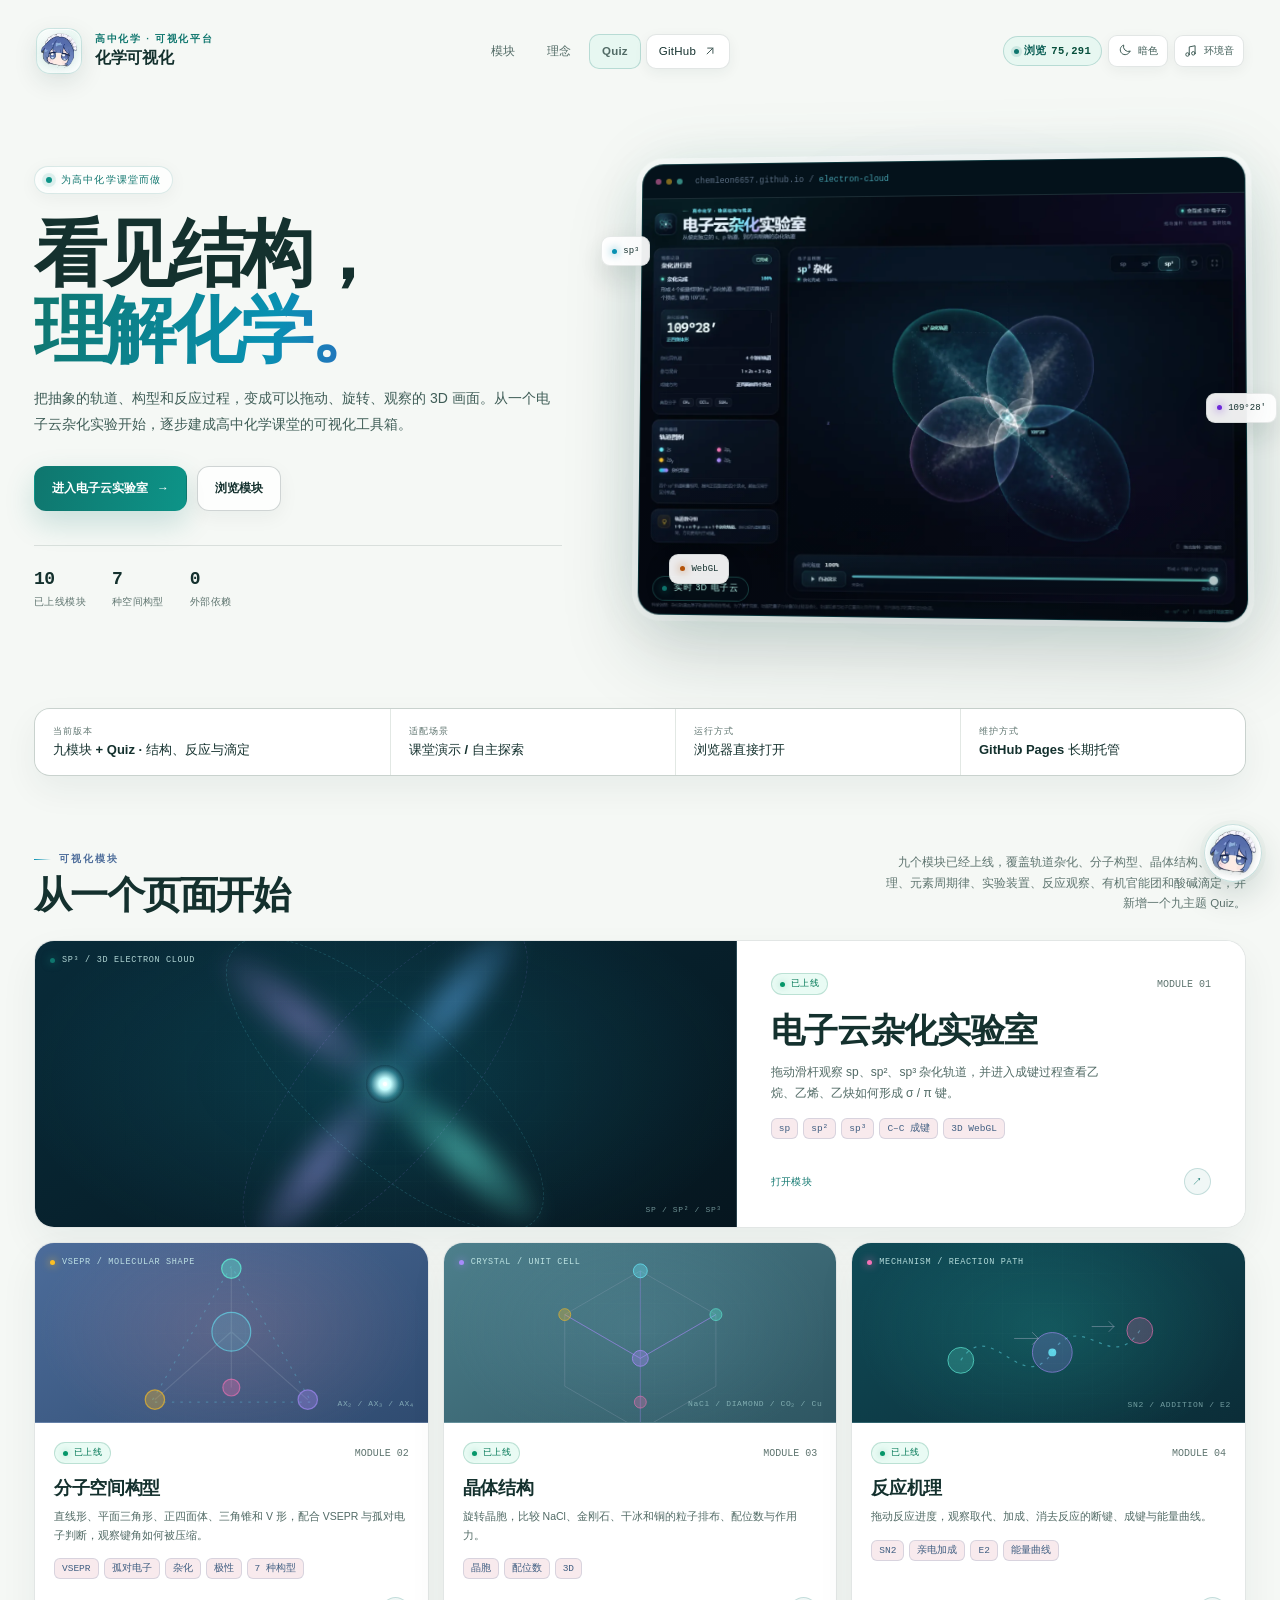
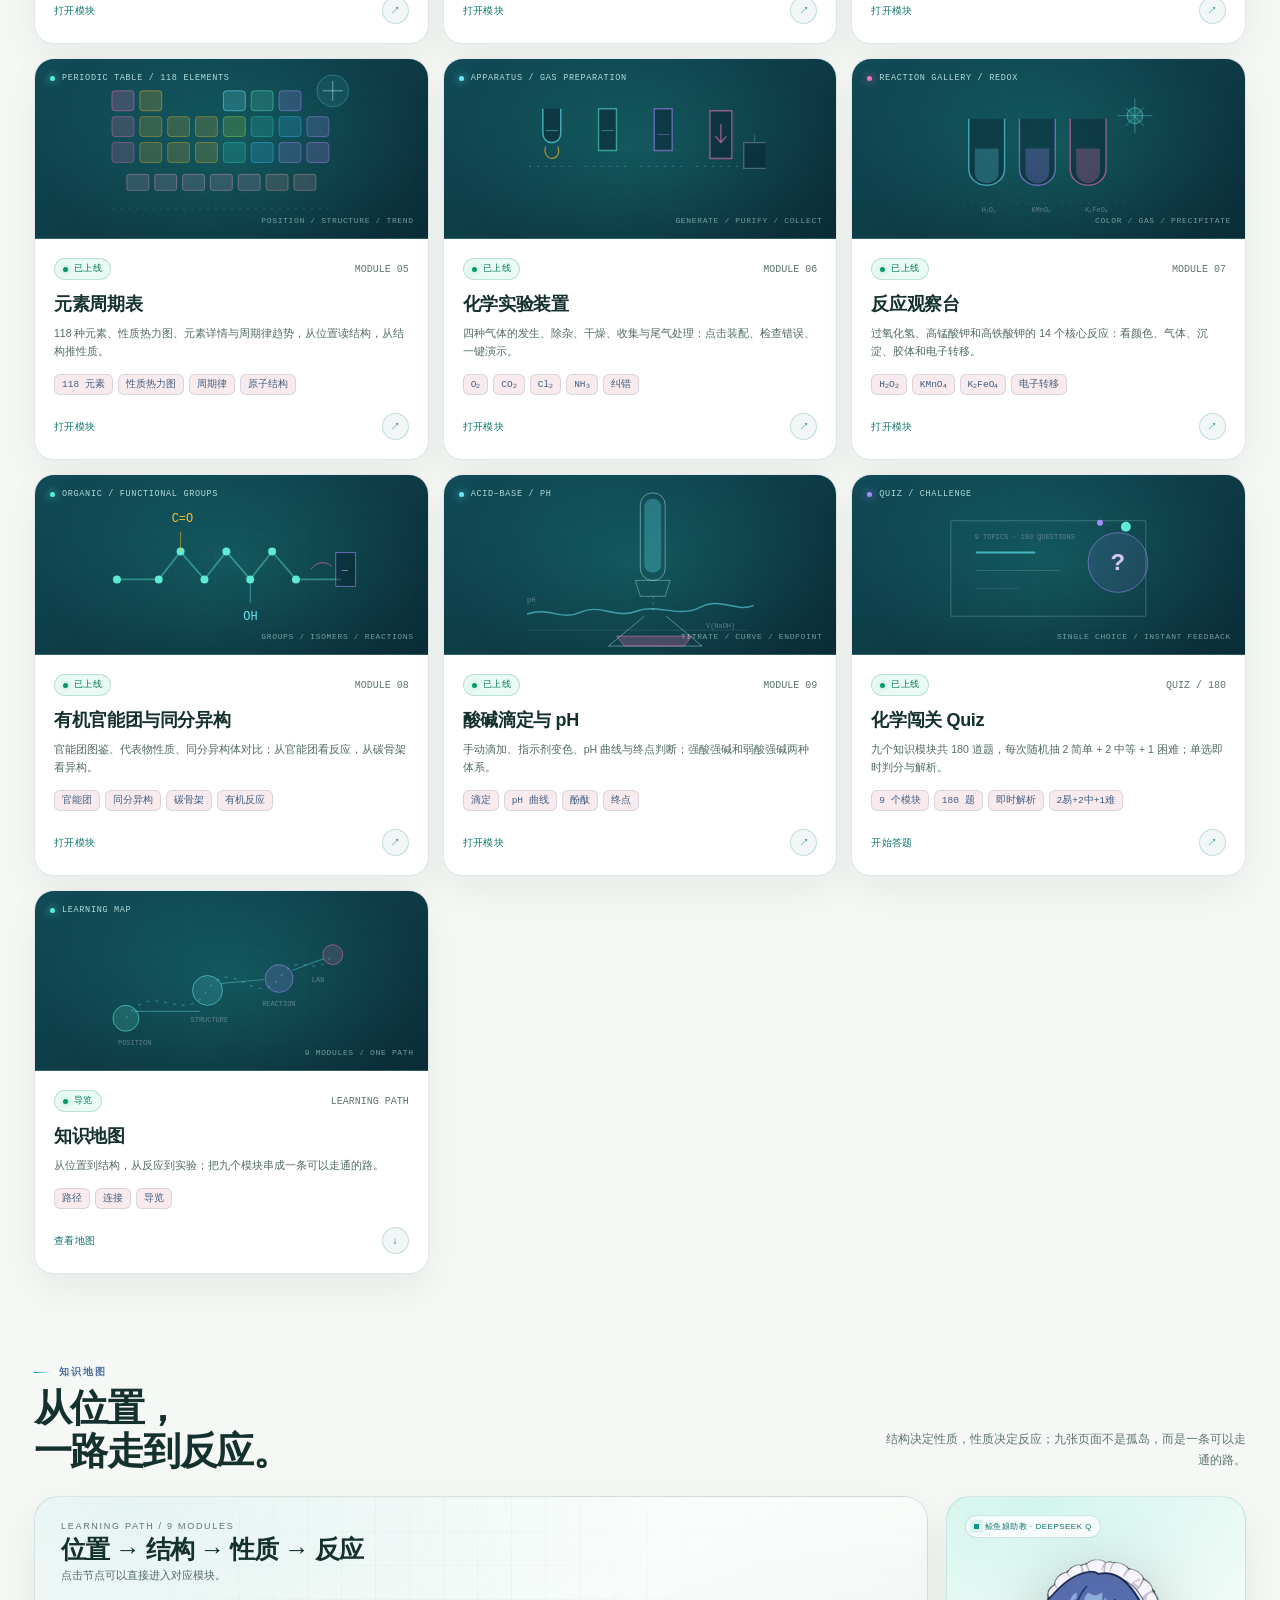
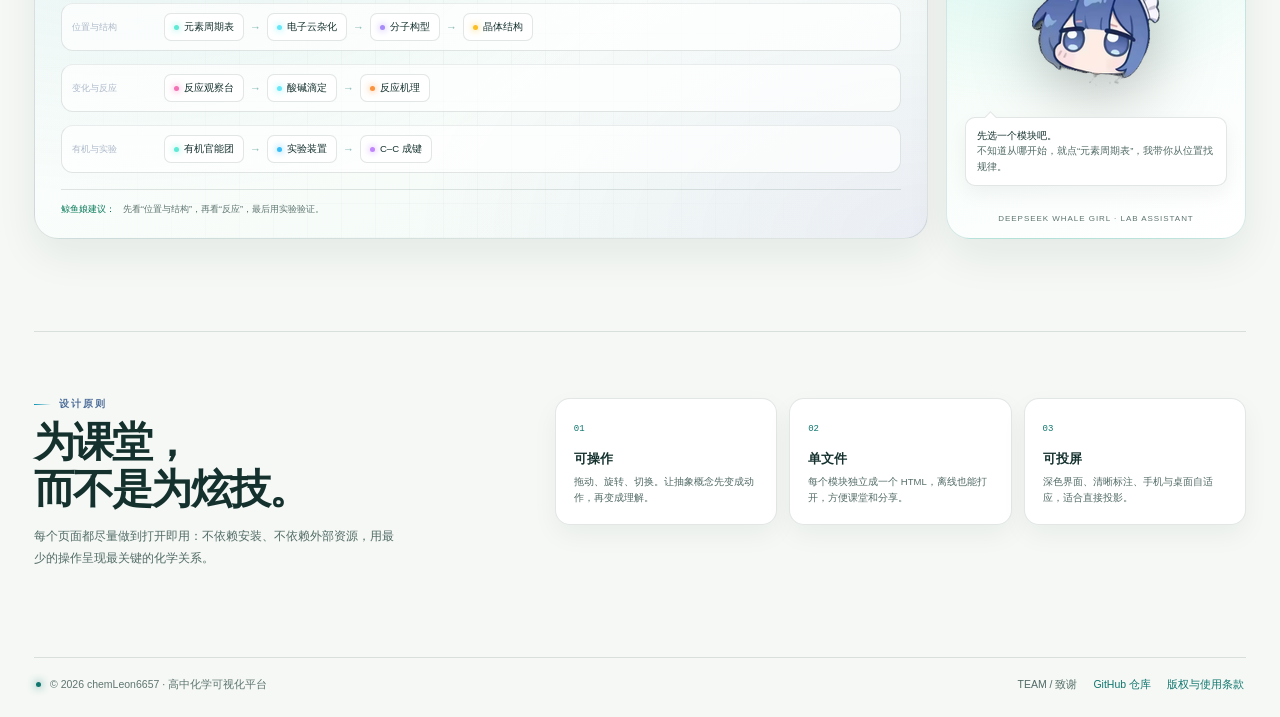
<file: index.html>
<!DOCTYPE html>
<html lang="zh-CN" data-theme="light">
<head>
<meta charset="UTF-8" />
<meta name="viewport" content="width=device-width, initial-scale=1.0, viewport-fit=cover" />
<meta name="theme-color" content="#f5f8f5" />
<title>高中化学可视化平台 · 看见结构，理解化学</title>
<meta name="description" content="面向高中化学课堂的交互式可视化平台。从电子云杂化开始，用可拖动、可观察的 3D 画面理解抽象结构。" />
<link rel="icon" href="favicon-whale.png" type="image/png" />
  <link rel="apple-touch-icon" href="whale-icon.png" />
<style>
  :root {
    --bg: #04070f;
    --text: #eaf3ff;
    --muted: #8ea4c0;
    --dim: #5e728c;
    --cyan: #67e8f9;
    --teal: #5eead4;
    --violet: #a78bfa;
    --pink: #f472b6;
    --amber: #fbbf24;
    --line: rgba(148, 163, 184, 0.14);
    --line-strong: rgba(148, 163, 184, 0.24);
    --panel: rgba(10, 18, 33, 0.72);
    --mono: "Cascadia Code", "SFMono-Regular", Consolas, "Liberation Mono", monospace;
    color-scheme: dark;
  }

  * { box-sizing: border-box; }
  html { scroll-behavior: smooth; }
  body {
    margin: 0;
    background: var(--bg);
    color: var(--text);
    font-family: "Segoe UI Variable", "Segoe UI", "PingFang SC", "Hiragino Sans GB", "Microsoft YaHei", sans-serif;
    -webkit-font-smoothing: antialiased;
    text-rendering: optimizeLegibility;
    overflow-x: hidden;
  }
  a { color: inherit; }
  button, a { -webkit-tap-highlight-color: transparent; }
  :focus-visible { outline: 2px solid rgba(103, 232, 249, 0.8); outline-offset: 4px; }

  .page-glow {
    position: fixed;
    inset: 0;
    z-index: -2;
    pointer-events: none;
    background:
      radial-gradient(900px 650px at 8% -8%, rgba(20, 184, 166, 0.16), transparent 64%),
      radial-gradient(1000px 760px at 98% 2%, rgba(91, 33, 182, 0.16), transparent 68%),
      radial-gradient(900px 700px at 55% 108%, rgba(14, 116, 144, 0.12), transparent 66%),
      linear-gradient(160deg, #050a14 0%, #04070f 55%, #050811 100%);
  }
  .page-glow::after {
    content: "";
    position: absolute;
    inset: 0;
    opacity: 0.23;
    background-image:
      linear-gradient(rgba(148, 163, 184, 0.04) 1px, transparent 1px),
      linear-gradient(90deg, rgba(148, 163, 184, 0.04) 1px, transparent 1px);
    background-size: 48px 48px;
    mask-image: radial-gradient(circle at 50% 36%, black, transparent 78%);
    -webkit-mask-image: radial-gradient(circle at 50% 36%, black, transparent 78%);
  }

  .shell {
    width: min(1440px, 100%);
    margin: 0 auto;
    padding: 26px 34px 22px;
  }

  /* ── top bar ─────────────────────────────────────────── */
  .site-header {
    display: flex;
    align-items: center;
    justify-content: space-between;
    gap: 24px;
    padding: 2px 2px 24px;
    animation: rise .7s cubic-bezier(.22,.8,.3,1) both;
  }
  .brand {
    display: flex;
    align-items: center;
    gap: 13px;
    text-decoration: none;
    min-width: 0;
  }
  .brand-mark {
    width: 46px;
    height: 46px;
    flex: 0 0 auto;
    display: grid;
    place-items: center;
    border: 1px solid rgba(103, 232, 249, 0.2);
    border-radius: 14px;
    background:
      radial-gradient(circle at 32% 24%, rgba(103, 232, 249, 0.2), transparent 55%),
      linear-gradient(150deg, rgba(11, 28, 46, 0.9), rgba(5, 11, 22, 0.95));
    box-shadow: inset 0 1px 0 rgba(255, 255, 255, 0.08), 0 12px 30px rgba(0, 0, 0, 0.32);
  }
  .brand-mark svg { width: 35px; height: 35px; }
  .brand-kicker {
    color: var(--cyan);
    font-size: 9.5px;
    font-weight: 650;
    letter-spacing: 0.18em;
    text-transform: uppercase;
  }
  .brand-name {
    margin-top: 2px;
    font-size: 16px;
    font-weight: 680;
    letter-spacing: -0.02em;
  }
  .top-nav {
    display: flex;
    align-items: center;
    gap: 5px;
    flex: 0 0 auto;
  }
  .top-nav a {
    display: inline-flex;
    align-items: center;
    gap: 7px;
    height: 35px;
    padding: 0 12px;
    border: 1px solid transparent;
    border-radius: 10px;
    color: var(--muted);
    text-decoration: none;
    font-size: 11.5px;
    letter-spacing: 0.02em;
    transition: .2s ease;
  }
  .top-nav a:hover {
    color: #e9fdff;
    border-color: rgba(103, 232, 249, 0.16);
    background: rgba(103, 232, 249, 0.055);
  }
  .top-nav .github {
    border-color: rgba(148, 163, 184, 0.13);
    background: rgba(8, 17, 31, 0.55);
  }
  .top-nav svg { width: 14px; height: 14px; opacity: 0.8; }

  /* ── hero ────────────────────────────────────────────── */
  .hero {
    display: grid;
    grid-template-columns: minmax(0, 0.92fr) minmax(0, 1.08fr);
    align-items: center;
    gap: clamp(34px, 5vw, 80px);
    min-height: 610px;
    padding: 34px 0 64px;
  }
  .hero-copy { animation: rise .8s .08s cubic-bezier(.22,.8,.3,1) both; }
  .hero-eyebrow {
    display: inline-flex;
    align-items: center;
    gap: 9px;
    height: 28px;
    padding: 0 11px;
    border: 1px solid rgba(103, 232, 249, 0.16);
    border-radius: 999px;
    background: rgba(8, 20, 34, 0.58);
    color: #bfeef4;
    font-size: 9.5px;
    letter-spacing: 0.12em;
  }
  .hero-eyebrow span {
    width: 6px;
    height: 6px;
    border-radius: 50%;
    background: var(--teal);
    box-shadow: 0 0 0 4px rgba(94, 234, 212, 0.07), 0 0 12px rgba(94, 234, 212, 0.8);
    animation: breathe 2.8s ease-in-out infinite;
  }
  .hero h1 {
    margin: 22px 0 18px;
    font-size: clamp(42px, 5.7vw, 78px);
    line-height: 1.03;
    letter-spacing: -0.055em;
    font-weight: 760;
  }
  .hero h1 .accent {
    display: block;
    background: linear-gradient(105deg, #e7fdff 0%, var(--cyan) 34%, #b9b2ff 72%, #e9d5ff 100%);
    -webkit-background-clip: text;
    background-clip: text;
    color: transparent;
  }
  .hero-copy > p {
    max-width: 520px;
    margin: 0;
    color: var(--muted);
    font-size: 14px;
    line-height: 1.9;
  }
  .hero-actions {
    display: flex;
    align-items: center;
    flex-wrap: wrap;
    gap: 10px;
    margin-top: 28px;
  }
  .btn {
    display: inline-flex;
    align-items: center;
    justify-content: center;
    gap: 9px;
    height: 45px;
    padding: 0 17px;
    border: 1px solid transparent;
    border-radius: 12px;
    font-size: 12px;
    font-weight: 650;
    text-decoration: none;
    transition: transform .2s ease, border-color .2s ease, background .2s ease, box-shadow .2s ease;
  }
  .btn:active { transform: translateY(1px); }
  .btn-primary {
    color: #041016;
    background: linear-gradient(105deg, #a5f3fc, #67e8f9 45%, #5eead4);
    box-shadow: 0 10px 32px rgba(34, 211, 238, 0.18);
  }
  .btn-primary:hover {
    transform: translateY(-2px);
    box-shadow: 0 14px 38px rgba(34, 211, 238, 0.28);
  }
  .btn-ghost {
    color: #d7e7fa;
    border-color: rgba(148, 163, 184, 0.16);
    background: rgba(9, 20, 36, 0.6);
  }
  .btn-ghost:hover {
    border-color: rgba(103, 232, 249, 0.3);
    background: rgba(103, 232, 249, 0.065);
  }
  .hero-stats {
    display: flex;
    gap: 26px;
    margin-top: 34px;
    padding-top: 20px;
    border-top: 1px solid rgba(148, 163, 184, 0.1);
  }
  .hero-stats div {
    color: var(--dim);
    font-size: 9.5px;
    line-height: 1.55;
    letter-spacing: 0.04em;
  }
  .hero-stats strong {
    display: block;
    margin-bottom: 1px;
    color: #e7f8ff;
    font-family: var(--mono);
    font-size: 18px;
    font-weight: 600;
    letter-spacing: -0.03em;
  }

  .hero-visual {
    position: relative;
    min-width: 0;
    padding: 16px 4px 16px 8px;
    animation: rise .9s .16s cubic-bezier(.22,.8,.3,1) both;
  }
  .hero-visual::before {
    content: "";
    position: absolute;
    inset: 5% 2% 4% 8%;
    border-radius: 50%;
    background: radial-gradient(circle at 52% 46%, rgba(34, 211, 238, 0.16), rgba(99, 102, 241, 0.06) 42%, transparent 70%);
    filter: blur(30px);
    pointer-events: none;
  }
  .viewport-card {
    position: relative;
    z-index: 2;
    overflow: hidden;
    border: 1px solid rgba(148, 163, 184, 0.2);
    border-radius: 22px;
    background: #07101e;
    box-shadow:
      0 40px 100px rgba(0, 0, 0, 0.5),
      0 0 80px rgba(34, 211, 238, 0.07),
      inset 0 1px 0 rgba(255, 255, 255, 0.07);
    transform: perspective(1200px) rotateY(-4deg) rotateX(2deg);
    transition: transform .55s cubic-bezier(.22,.8,.3,1);
  }
  .viewport-card:hover { transform: perspective(1200px) rotateY(0deg) rotateX(0deg) translateY(-3px); }
  .viewport-bar {
    display: flex;
    align-items: center;
    gap: 8px;
    height: 35px;
    padding: 0 13px;
    border-bottom: 1px solid rgba(148, 163, 184, 0.1);
    background: rgba(4, 11, 21, 0.82);
  }
  .window-dots { display: flex; gap: 5px; }
  .window-dots i {
    width: 6px;
    height: 6px;
    border-radius: 50%;
    background: rgba(148, 163, 184, 0.26);
  }
  .window-dots i:first-child { background: rgba(244, 114, 182, 0.55); }
  .window-dots i:nth-child(2) { background: rgba(251, 191, 36, 0.5); }
  .window-dots i:last-child { background: rgba(94, 234, 212, 0.55); }
  .address {
    flex: 1;
    min-width: 0;
    margin-left: 5px;
    overflow: hidden;
    color: rgba(142, 164, 192, 0.64);
    font-family: var(--mono);
    font-size: 8.5px;
    white-space: nowrap;
    text-overflow: ellipsis;
  }
  .address b { color: rgba(103, 232, 249, 0.66); font-weight: 500; }
  .viewport-card picture { display:block; }
  .viewport-card img {
    display: block;
    width: 100%;
    height: auto;
    aspect-ratio: 1.44 / 1;
    object-fit: cover;
    object-position: 52% 46%;
  }
  .viewport-shade {
    position: absolute;
    inset: 35px 0 0;
    pointer-events: none;
    background: linear-gradient(180deg, transparent 64%, rgba(4, 10, 20, 0.32));
  }
  .live-label {
    position: absolute;
    left: 14px;
    bottom: 13px;
    z-index: 3;
    display: inline-flex;
    align-items: center;
    gap: 7px;
    height: 25px;
    padding: 0 9px;
    border: 1px solid rgba(94, 234, 212, 0.22);
    border-radius: 999px;
    background: rgba(4, 13, 23, 0.78);
    color: #bdfbf1;
    font-size: 8.5px;
    letter-spacing: 0.08em;
    backdrop-filter: blur(10px);
  }
  .live-label i {
    width: 5px;
    height: 5px;
    border-radius: 50%;
    background: var(--teal);
    box-shadow: 0 0 9px var(--teal);
  }
  .float-tag {
    position: absolute;
    z-index: 4;
    display: inline-flex;
    align-items: center;
    gap: 6px;
    height: 30px;
    padding: 0 10px;
    border: 1px solid rgba(148, 163, 184, 0.2);
    border-radius: 9px;
    background: rgba(7, 17, 31, 0.86);
    box-shadow: 0 10px 30px rgba(0, 0, 0, 0.34);
    color: #dffbff;
    font-family: var(--mono);
    font-size: 9px;
    backdrop-filter: blur(12px);
    animation: floaty 5.5s ease-in-out infinite;
  }
  .float-tag::before {
    content: "";
    width: 5px;
    height: 5px;
    border-radius: 50%;
    background: var(--cyan);
    box-shadow: 0 0 8px var(--cyan);
  }
  .float-tag.one { top: 19%; left: -4%; }
  .float-tag.two { top: 51%; right: -5%; animation-delay: -1.8s; }
  .float-tag.two::before { background: var(--violet); box-shadow: 0 0 8px var(--violet); }
  .float-tag.three { bottom: 10%; left: 7%; animation-delay: -3.4s; }
  .float-tag.three::before { background: var(--amber); box-shadow: 0 0 8px var(--amber); }

  /* ── strip ───────────────────────────────────────────── */
  .stat-strip {
    display: grid;
    grid-template-columns: 1.25fr 1fr 1fr 1fr;
    gap: 1px;
    overflow: hidden;
    margin-bottom: 76px;
    border: 1px solid rgba(148, 163, 184, 0.1);
    border-radius: 16px;
    background: rgba(148, 163, 184, 0.08);
    animation: rise .8s .28s cubic-bezier(.22,.8,.3,1) both;
  }
  .stat-strip div {
    padding: 16px 18px;
    background: rgba(6, 14, 26, 0.72);
  }
  .stat-strip span {
    display: block;
    color: var(--dim);
    font-size: 9px;
    letter-spacing: 0.1em;
  }
  .stat-strip strong {
    display: block;
    margin-top: 3px;
    color: #dff4ff;
    font-size: 13px;
    font-weight: 550;
  }
  .stat-strip .stat-note strong { color: #a7f3d0; }

  /* ── section headings ────────────────────────────────── */
  .section-head {
    display: flex;
    align-items: flex-end;
    justify-content: space-between;
    gap: 36px;
    margin-bottom: 24px;
  }
  .section-kicker {
    display: flex;
    align-items: center;
    gap: 8px;
    color: var(--cyan);
    font-size: 9.5px;
    font-weight: 650;
    letter-spacing: 0.2em;
    text-transform: uppercase;
  }
  .section-kicker::before {
    content: "";
    width: 17px;
    height: 1px;
    background: linear-gradient(90deg, var(--cyan), transparent);
  }
  .section-head h2 {
    margin: 7px 0 0;
    font-size: clamp(27px, 3vw, 39px);
    line-height: 1.12;
    letter-spacing: -0.04em;
    font-weight: 700;
  }
  .section-head p {
    max-width: 360px;
    margin: 0 0 2px;
    color: var(--dim);
    font-size: 11.5px;
    line-height: 1.8;
    text-align: right;
  }

  /* ── modules ─────────────────────────────────────────── */
  .modules { margin-bottom: 92px; }
  .module-grid {
    display: grid;
    grid-template-columns: repeat(3, minmax(0, 1fr));
    gap: 14px;
  }
  .module-card {
    position: relative;
    display: flex;
    flex-direction: column;
    overflow: hidden;
    border: 1px solid var(--line);
    border-radius: 20px;
    background:
      radial-gradient(100% 100% at 0% 0%, rgba(103, 232, 249, 0.05), transparent 48%),
      linear-gradient(155deg, rgba(13, 24, 43, 0.82), rgba(7, 14, 27, 0.72));
    box-shadow: inset 0 1px 0 rgba(255, 255, 255, 0.04);
    text-decoration: none;
    transition: transform .28s cubic-bezier(.22,.8,.3,1), border-color .28s ease, box-shadow .28s ease;
  }
  .module-card:hover {
    transform: translateY(-5px);
    border-color: rgba(103, 232, 249, 0.27);
    box-shadow: 0 24px 60px rgba(0, 0, 0, 0.32), 0 0 40px rgba(34, 211, 238, 0.055);
  }
  .module-card.active {
    grid-column: 1 / -1;
    display: grid;
    grid-template-columns: minmax(0, 1.16fr) minmax(0, 0.84fr);
    min-height: 286px;
  }
  .module-art {
    position: relative;
    min-height: 180px;
    overflow: hidden;
    border-bottom: 1px solid rgba(148, 163, 184, 0.08);
    background:
      radial-gradient(70% 100% at 50% 48%, rgba(20, 78, 104, 0.42), transparent 70%),
      linear-gradient(150deg, #071321, #050b16);
  }
  .module-card.active .module-art {
    min-height: 286px;
    border-right: 1px solid rgba(148, 163, 184, 0.08);
    border-bottom: 0;
  }
  .module-art::before {
    content: "";
    position: absolute;
    inset: 0;
    opacity: 0.34;
    background-image:
      linear-gradient(rgba(148, 163, 184, 0.05) 1px, transparent 1px),
      linear-gradient(90deg, rgba(148, 163, 184, 0.05) 1px, transparent 1px);
    background-size: 30px 30px;
    mask-image: radial-gradient(circle at 50% 50%, black, transparent 82%);
    -webkit-mask-image: radial-gradient(circle at 50% 50%, black, transparent 82%);
  }
  .art-svg {
    position: absolute;
    inset: 0;
    width: 100%;
    height: 100%;
  }
  .module-card.active .art-svg { transform: scale(1.04); }
  .cloud-visual { position: absolute; inset: 0; display: grid; place-items: center; }
  .cloud-lobe {
    position: absolute;
    left: 50%;
    top: 50%;
    width: clamp(145px, 16vw, 210px);
    height: clamp(42px, 4.8vw, 62px);
    margin-top: calc(clamp(42px, 4.8vw, 62px) / -2);
    border-radius: 50%;
    transform-origin: 0 50%;
    filter: blur(9px);
    opacity: 0.9;
    mix-blend-mode: screen;
    background: radial-gradient(ellipse at 52% 50%, var(--lobe) 0%, transparent 72%);
  }
  .cloud-lobe.l1 { --lobe: rgba(94, 234, 212, 0.62); transform: rotate(42deg); }
  .cloud-lobe.l2 { --lobe: rgba(96, 165, 250, 0.56); transform: rotate(-50deg); }
  .cloud-lobe.l3 { --lobe: rgba(167, 139, 250, 0.54); transform: rotate(128deg); }
  .cloud-lobe.l4 { --lobe: rgba(192, 132, 252, 0.44); transform: rotate(-142deg); }
  .cloud-core {
    position: relative;
    width: 38px;
    height: 38px;
    border-radius: 50%;
    background: radial-gradient(circle, #ffffff 0%, #c7feff 22%, rgba(103, 232, 249, 0.36) 52%, transparent 72%);
    box-shadow: 0 0 32px rgba(103, 232, 249, 0.42), 0 0 90px rgba(34, 211, 238, 0.18);
  }
  .cloud-core::after {
    content: "";
    position: absolute;
    left: 50%;
    top: 50%;
    width: 4px;
    height: 4px;
    border-radius: 50%;
    transform: translate(-50%, -50%);
    background: #fff;
  }
  .cloud-ring {
    position: absolute;
    width: 58%;
    height: 52%;
    border: 1px dashed rgba(103, 232, 249, 0.16);
    border-radius: 50%;
  }
  .cloud-ring.r1 { transform: rotate(42deg); }
  .cloud-ring.r2 { transform: rotate(-50deg); border-color: rgba(167, 139, 250, 0.14); }
  .module-art-label {
    position: absolute;
    top: 14px;
    left: 15px;
    z-index: 2;
    display: inline-flex;
    align-items: center;
    gap: 7px;
    color: rgba(196, 225, 239, 0.66);
    font-family: var(--mono);
    font-size: 8.5px;
    letter-spacing: 0.08em;
  }
  .module-art-label i {
    width: 5px;
    height: 5px;
    border-radius: 50%;
    background: var(--teal);
    box-shadow: 0 0 8px var(--teal);
  }
  .module-body {
    display: flex;
    flex-direction: column;
    flex: 1;
    padding: 19px;
  }
  .module-card.active .module-body {
    justify-content: center;
    padding: 32px 34px;
  }
  .module-top {
    display: flex;
    align-items: center;
    justify-content: space-between;
    gap: 12px;
    margin-bottom: 13px;
  }
  .status-pill {
    display: inline-flex;
    align-items: center;
    gap: 6px;
    height: 22px;
    padding: 0 8px;
    border-radius: 999px;
    border: 1px solid rgba(148, 163, 184, 0.14);
    color: var(--dim);
    font-size: 8.5px;
    letter-spacing: 0.05em;
  }
  .status-pill.live {
    color: #a7f3d0;
    border-color: rgba(94, 234, 212, 0.24);
    background: rgba(94, 234, 212, 0.075);
  }
  .status-pill.live::before {
    content: "";
    width: 5px;
    height: 5px;
    border-radius: 50%;
    background: var(--teal);
    box-shadow: 0 0 7px var(--teal);
  }
  .module-num {
    color: rgba(148, 163, 184, 0.4);
    font-family: var(--mono);
    font-size: 9px;
  }
  .module-body h3 {
    margin: 0 0 7px;
    color: #ecfaff;
    font-size: 18px;
    line-height: 1.3;
    letter-spacing: -0.02em;
    font-weight: 650;
  }
  .module-card.active .module-body h3 { font-size: clamp(25px, 2.7vw, 34px); margin-bottom: 10px; }
  .module-body > p {
    margin: 0;
    color: var(--muted);
    font-size: 10.5px;
    line-height: 1.75;
  }
  .module-card.active .module-body > p { max-width: 340px; font-size: 12px; }
  .tag-row {
    display: flex;
    flex-wrap: wrap;
    gap: 5px;
    margin-top: 14px;
  }
  .tag {
    display: inline-flex;
    align-items: center;
    height: 21px;
    padding: 0 7px;
    border: 1px solid rgba(148, 163, 184, 0.12);
    border-radius: 6px;
    background: rgba(148, 163, 184, 0.045);
    color: #b9cee5;
    font-family: var(--mono);
    font-size: 8.5px;
  }
  .open-link {
    display: flex;
    align-items: center;
    justify-content: space-between;
    margin-top: auto;
    padding-top: 18px;
    color: var(--cyan);
    font-size: 10px;
    letter-spacing: 0.03em;
  }
  .open-link span {
    display: grid;
    place-items: center;
    width: 27px;
    height: 27px;
    border: 1px solid rgba(103, 232, 249, 0.2);
    border-radius: 50%;
    background: rgba(103, 232, 249, 0.05);
    transition: .25s ease;
  }
  .module-card:hover .open-link span {
    background: rgba(103, 232, 249, 0.14);
    transform: translate(2px, -2px);
  }
  .module-card.soon { cursor: default; opacity: 0.78; }
  .module-card.soon:hover { transform: none; border-color: var(--line); box-shadow: none; }
  .module-card.soon .module-art { min-height: 145px; }
  .soon .art-svg { opacity: 0.62; }
  .vsepr-art { transform: scale(1.22); transform-origin: 50% 52%; }
  .coming-label {
    position: absolute;
    right: 14px;
    bottom: 13px;
    z-index: 2;
    color: rgba(142, 164, 192, 0.52);
    font-family: var(--mono);
    font-size: 8px;
    letter-spacing: 0.08em;
  }

  /* ── about ───────────────────────────────────────────── */
  .about {
    display: grid;
    grid-template-columns: minmax(0, 0.8fr) minmax(0, 1.2fr);
    gap: 60px;
    align-items: start;
    margin-bottom: 88px;
    padding-top: 66px;
    border-top: 1px solid rgba(148, 163, 184, 0.1);
  }
  .about h2 {
    margin: 8px 0 14px;
    font-size: clamp(28px, 3.2vw, 42px);
    line-height: 1.14;
    letter-spacing: -0.045em;
    font-weight: 700;
  }
  .about-copy > p {
    max-width: 360px;
    margin: 0;
    color: var(--dim);
    font-size: 11.5px;
    line-height: 1.85;
  }
  .principles {
    display: grid;
    grid-template-columns: repeat(3, minmax(0, 1fr));
    gap: 12px;
  }
  .principle {
    padding: 18px;
    border: 1px solid rgba(148, 163, 184, 0.1);
    border-radius: 15px;
    background: rgba(8, 17, 31, 0.42);
  }
  .principle span {
    color: rgba(103, 232, 249, 0.45);
    font-family: var(--mono);
    font-size: 9px;
  }
  .principle h4 {
    margin: 16px 0 6px;
    color: #dff4ff;
    font-size: 12.5px;
    font-weight: 600;
  }
  .principle p {
    margin: 0;
    color: var(--dim);
    font-size: 9.5px;
    line-height: 1.7;
  }

  /* ── footer ──────────────────────────────────────────── */
  .site-footer {
    display: flex;
    align-items: center;
    justify-content: space-between;
    gap: 24px;
    padding: 18px 2px 2px;
    border-top: 1px solid rgba(148, 163, 184, 0.09);
    color: var(--dim);
    font-size: 9.5px;
    line-height: 1.6;
  }
  .footer-brand {
    display: flex;
    align-items: center;
    gap: 9px;
  }
  .footer-brand i {
    width: 5px;
    height: 5px;
    border-radius: 50%;
    background: var(--teal);
    box-shadow: 0 0 9px var(--teal);
  }
  .footer-links { display: flex; gap: 16px; }
  .footer-links a { color: rgba(142, 164, 192, 0.76); text-decoration: none; }
  .footer-links a:hover { color: var(--cyan); }

  @keyframes rise {
    from { opacity: 0; transform: translateY(12px); }
    to { opacity: 1; transform: translateY(0); }
  }
  @keyframes breathe {
    0%, 100% { opacity: .65; transform: scale(.9); }
    50% { opacity: 1; transform: scale(1.12); }
  }
  @keyframes floaty {
    0%, 100% { transform: translateY(0); }
    50% { transform: translateY(-7px); }
  }

  @media (max-width: 1060px) {
    .shell { padding-left: 24px; padding-right: 24px; }
    .hero { grid-template-columns: 1fr; gap: 44px; min-height: 0; padding-top: 18px; }
    .hero-copy > p { max-width: 620px; }
    .hero-visual { max-width: 760px; width: 100%; margin: 0 auto; }
    .module-card.active { grid-template-columns: 1fr 1fr; }
    .about { grid-template-columns: 1fr; gap: 30px; }
    .about-copy > p { max-width: 620px; }
  }
  @media (max-width: 760px) {
    .shell { padding: 18px 16px 16px; }
    .site-header { align-items: flex-start; padding-bottom: 18px; }
    .top-nav a:not(.github) { display: none; }
    .top-nav .github { padding: 0 9px; }
    .brand-mark { width: 42px; height: 42px; border-radius: 13px; }
    .brand-mark svg { width: 32px; height: 32px; }
    .brand-name { font-size: 14px; }
    .brand-kicker { font-size: 8px; letter-spacing: .13em; }
    .hero { gap: 32px; padding-bottom: 46px; }
    .hero h1 { margin-top: 17px; font-size: clamp(38px, 11.5vw, 62px); }
    .hero-copy > p { font-size: 12.5px; }
    .hero-stats { gap: 18px; margin-top: 25px; }
    .hero-stats strong { font-size: 16px; }
    .float-tag.one { left: 2%; top: 12%; }
    .float-tag.two { right: 2%; }
    .float-tag.three { left: 4%; bottom: 5%; }
    .viewport-card { transform: none; border-radius: 17px; }
    .stat-strip { grid-template-columns: 1fr 1fr; margin-bottom: 58px; }
    .stat-strip div:nth-child(3), .stat-strip div:nth-child(4) { border-top: 1px solid rgba(148,163,184,.08); }
    .section-head { display: block; margin-bottom: 18px; }
    .section-head p { margin-top: 11px; text-align: left; }
    .module-grid { grid-template-columns: 1fr; }
    .module-card.active { grid-column: auto; grid-template-columns: 1fr; min-height: 0; }
    .module-card.active .module-art { min-height: 210px; border-right: 0; border-bottom: 1px solid rgba(148,163,184,.08); }
    .module-card.active .module-body { padding: 22px; }
    .module-card.active .module-body h3 { font-size: 25px; }
    .modules { margin-bottom: 64px; }
    .about { margin-bottom: 56px; padding-top: 46px; }
    .principles { grid-template-columns: 1fr; }
    .principle { display: grid; grid-template-columns: 30px 1fr; column-gap: 8px; }
    .principle span { grid-row: 1 / 3; padding-top: 2px; }
    .principle h4 { margin-top: 0; }
    .site-footer { align-items: flex-start; flex-direction: column; gap: 10px; }
  }
  @media (max-width: 430px) {
    .hero-actions .btn { width: 100%; }
    .hero-stats { justify-content: space-between; gap: 8px; }
    .hero-stats div { font-size: 8.5px; }
    .brand-kicker { display: none; }
    .float-tag { height: 26px; font-size: 8px; }
    .live-label { left: 9px; bottom: 9px; }
  }
  @media (prefers-reduced-motion: reduce) {
    *, *::before, *::after {
      animation-duration: 0.001ms !important;
      animation-iteration-count: 1 !important;
      scroll-behavior: auto !important;
      transition-duration: 0.001ms !important;
    }
  }

  /* ── knowledge map & mascot ─────────────────────────── */
  .knowledge { margin-bottom: 92px; }
  .knowledge-board { display: grid; grid-template-columns: minmax(0,1fr) 300px; gap: 18px; align-items: stretch; }
  .knowledge-canvas { position: relative; overflow: hidden; padding: 24px 26px 22px; border: 1px solid var(--line); border-radius: 24px; background: radial-gradient(900px 500px at 10% 0%, rgba(20,184,166,.09), transparent 60%), radial-gradient(800px 500px at 100% 100%, rgba(91,33,182,.11), transparent 65%), linear-gradient(155deg, rgba(11,24,39,.8), rgba(6,13,25,.7)); }
  .knowledge-canvas::before { content:""; position:absolute; inset:0; pointer-events:none; background-image: linear-gradient(rgba(148,163,184,.035) 1px, transparent 1px), linear-gradient(90deg, rgba(148,163,184,.035) 1px, transparent 1px); background-size: 34px 34px; mask-image: radial-gradient(circle at 45% 45%, black, transparent 78%); -webkit-mask-image: radial-gradient(circle at 45% 45%, black, transparent 78%); }
  .map-kicker { position:relative; z-index:1; color: var(--dim); font-size: 9px; letter-spacing:.19em; text-transform:uppercase; }
  .map-title { position:relative; z-index:1; margin: 4px 0 4px; font-size: 25px; line-height:1.15; letter-spacing:-.035em; }
  .map-sub { position:relative; z-index:1; margin:0 0 20px; color:var(--muted); font-size:11px; }
  .map-flow { position:relative; z-index:1; display:grid; gap:13px; }
  .map-row { display:grid; grid-template-columns: 82px minmax(0,1fr); gap:10px; align-items:center; padding:9px 10px; border:1px solid rgba(148,163,184,.08); border-radius:12px; background:rgba(4,10,20,.22); }
  .map-row-label { color:rgba(148,163,184,.75); font-size:9px; line-height:1.4; }
  .map-chain { display:flex; align-items:center; gap:6px; flex-wrap:wrap; }
  .map-node { display:inline-flex; align-items:center; gap:5px; min-height:28px; padding:0 9px; border:1px solid rgba(148,163,184,.13); border-radius:7px; background:rgba(8,20,35,.55); color:#d9f2ff; font-size:9.5px; text-decoration:none; transition:.2s; white-space:nowrap; }
  .map-node:hover { border-color:rgba(103,232,249,.4); background:rgba(103,232,249,.08); transform:translateY(-1px); box-shadow:0 6px 16px rgba(0,0,0,.2); }
  .map-node .mdot { width:5px; height:5px; border-radius:50%; background:var(--mc,#67e8f9); box-shadow:0 0 7px var(--mc,#67e8f9); }
  .map-arrow { color:rgba(103,232,249,.32); font-size:11px; }
  .map-foot { position:relative; z-index:1; display:flex; align-items:center; gap:8px; flex-wrap:wrap; margin-top:16px; padding-top:13px; border-top:1px solid rgba(148,163,184,.08); color:var(--dim); font-size:9px; }
  .map-foot strong { color:#bdfbf1; font-weight:550; }
  .mascot-card { position:relative; overflow:hidden; display:flex; flex-direction:column; justify-content:space-between; padding:18px 18px 15px; border:1px solid rgba(94,234,212,.16); border-radius:24px; background: radial-gradient(500px 320px at 30% 0%, rgba(34,211,238,.1), transparent 65%), linear-gradient(155deg, rgba(9,28,44,.82), rgba(5,14,26,.75)); }
  .mascot-badge { display:inline-flex; align-items:center; gap:6px; align-self:flex-start; height:23px; padding:0 8px; border:1px solid rgba(94,234,212,.22); border-radius:999px; background:rgba(94,234,212,.06); color:#bdfbf1; font-size:8px; letter-spacing:.06em; }
  .mascot-fish { width:100%; max-width:200px; margin:2px auto 0; display:block; object-fit:contain; filter:drop-shadow(0 18px 32px rgba(0,0,0,.25)); }
  .mascot-speech { position:relative; margin-top:10px; padding:10px 11px; border:1px solid rgba(148,163,184,.11); border-radius:10px; background:rgba(4,10,20,.42); color:var(--dim); font-size:9.5px; line-height:1.65; }
  .mascot-speech::before { content:""; position:absolute; left:20px; top:-5px; width:8px; height:8px; transform:rotate(45deg); border-left:1px solid rgba(148,163,184,.11); border-top:1px solid rgba(148,163,184,.11); background:#071421; }
  .mascot-speech strong { color:#e7fdff; font-weight:550; }
  .mascot-name { margin-top:9px; color:rgba(148,163,184,.72); font-size:8px; letter-spacing:.12em; text-transform:uppercase; text-align:center; }
  @media(max-width:980px){ .knowledge-board{grid-template-columns:1fr} .mascot-card{display:grid;grid-template-columns:1fr 1.1fr;gap:12px;align-items:center} .mascot-fish{max-width:170px;margin:0} .mascot-speech{margin-top:0} .mascot-name{grid-column:1/-1;margin-top:2px} }
  @media(max-width:620px){ .knowledge-canvas{padding:18px 14px} .map-title{font-size:21px} .map-row{grid-template-columns:1fr;gap:6px} .map-node{font-size:8.8px;min-height:26px;padding:0 7px} .mascot-card{display:block} .mascot-fish{max-width:190px;margin:2px auto} .mascot-speech{margin-top:9px} }
</style>
  <meta name="copyright" content="© 2026 chemLeon6657. All rights reserved." />
  <meta name="rights" content="All rights reserved. No copying, modification or redistribution without prior written permission." />
  <link rel="license" href="rights.html" />
  <!-- © 2026 chemLeon6657. All rights reserved. See rights.html. -->
<link rel="stylesheet" href="site-theme.css" />
<script>try{var t=localStorage.getItem("cvl-theme");document.documentElement.dataset.theme=t==="dark"?"dark":"light";}catch(e){document.documentElement.dataset.theme="light";}</script>
</head>
<body data-palette="nc">
<div class="page-glow" aria-hidden="true"></div>

<div class="shell">
  <header class="site-header">
    <a class="brand" href="./" aria-label="高中化学可视化平台首页">
      <div class="brand-mark" aria-hidden="true"><img src="whale-icon.png" alt="" width="40" height="40" decoding="async" /></div>
      <div>
        <div class="brand-kicker">高中化学 · 可视化平台</div>
        <div class="brand-name">化学可视化</div>
      </div>
    </a>
    <nav class="top-nav" aria-label="主导航">
      <a href="#modules">模块</a>
      <a href="#about">理念</a>
      <a class="github" href="https://github.com/chemLeon6657/chemistry-visual-lab" target="_blank" rel="noopener">
        GitHub
        <svg viewBox="0 0 24 24" fill="none" stroke="currentColor" stroke-width="1.7" stroke-linecap="round" stroke-linejoin="round" aria-hidden="true">
          <path d="M7 17 17 7M8 7h9v9"/>
        </svg>
      </a>
    </nav>
  </header>

  <main>
    <section class="hero" aria-labelledby="hero-title">
      <div class="hero-copy">
        <div class="hero-eyebrow"><span></span>为高中化学课堂而做</div>
        <h1 id="hero-title">看见结构，<span class="accent">理解化学。</span></h1>
        <p>把抽象的轨道、构型和反应过程，变成可以拖动、旋转、观察的 3D 画面。从一个电子云杂化实验开始，逐步建成高中化学课堂的可视化工具箱。</p>
        <div class="hero-actions">
          <a class="btn btn-primary" href="electron-cloud.html">进入电子云实验室 <span aria-hidden="true">→</span></a>
          <a class="btn btn-ghost" href="#modules">浏览模块</a>
        </div>
        <div class="hero-stats" aria-label="平台概况">
          <div><strong>10</strong>已上线模块</div>
          <div><strong>7</strong>种空间构型</div>
          <div><strong>0</strong>外部依赖</div>
        </div>
      </div>

      <div class="hero-visual">
        <div class="viewport-card">
          <div class="viewport-bar">
            <div class="window-dots" aria-hidden="true"><i></i><i></i><i></i></div>
            <div class="address">chemleon6657.github.io / <b>electron-cloud</b></div>
          </div>
          <picture>
            <source srcset="preview.webp" type="image/webp" />
            <img src="preview.jpg" alt="电子云杂化实验室界面预览：四个 sp³ 杂化轨道" width="1440" height="1000" fetchpriority="high" decoding="async" />
          </picture>
          <div class="viewport-shade" aria-hidden="true"></div>
          <div class="live-label"><i></i>实时 3D 电子云</div>
        </div>
        <div class="float-tag one">sp³</div>
        <div class="float-tag two">109°28′</div>
        <div class="float-tag three">WebGL</div>
      </div>
    </section>

    <section class="stat-strip" aria-label="平台数据">
      <div><span>当前版本</span><strong>九模块 + Quiz · 结构、反应与滴定</strong></div>
      <div><span>适配场景</span><strong>课堂演示 / 自主探索</strong></div>
      <div><span>运行方式</span><strong>浏览器直接打开</strong></div>
      <div class="stat-note"><span>维护方式</span><strong>GitHub Pages 长期托管</strong></div>
    </section>

    <section class="modules" id="modules" aria-labelledby="modules-title">
      <div class="section-head">
        <div>
          <div class="section-kicker">可视化模块</div>
          <h2 id="modules-title">从一个页面开始</h2>
        </div>
        <p>九个模块已经上线，覆盖轨道杂化、分子构型、晶体结构、反应机理、元素周期律、实验装置、反应观察、有机官能团和酸碱滴定，并新增一个九主题 Quiz。</p>
      </div>

      <div class="module-grid">
        <a class="module-card active" href="electron-cloud.html">
          <div class="module-art">
            <div class="module-art-label"><i></i>SP³ / 3D ELECTRON CLOUD</div>
            <div class="cloud-visual" aria-hidden="true">
              <span class="cloud-ring r1"></span>
              <span class="cloud-ring r2"></span>
              <span class="cloud-lobe l1"></span>
              <span class="cloud-lobe l2"></span>
              <span class="cloud-lobe l3"></span>
              <span class="cloud-lobe l4"></span>
              <span class="cloud-core"></span>
            </div>
            <div class="coming-label">SP / SP² / SP³</div>
          </div>
          <div class="module-body">
            <div class="module-top">
              <span class="status-pill live">已上线</span>
              <span class="module-num">MODULE 01</span>
            </div>
            <h3>电子云杂化实验室</h3>
            <p>拖动滑杆观察 sp、sp²、sp³ 杂化轨道，并进入成键过程查看乙烷、乙烯、乙炔如何形成 σ / π 键。</p>
            <div class="tag-row">
              <span class="tag">sp</span><span class="tag">sp²</span><span class="tag">sp³</span><span class="tag">C–C 成键</span><span class="tag">3D WebGL</span>
            </div>
            <div class="open-link">打开模块 <span aria-hidden="true">↗</span></div>
          </div>
        </a>

        <a class="module-card" href="molecular-geometry.html" aria-label="打开分子空间构型模块">
          <div class="module-art">
            <div class="module-art-label"><i style="background:#fbbf24;box-shadow:0 0 8px #fbbf24"></i>VSEPR / MOLECULAR SHAPE</div>
            <svg class="art-svg vsepr-art" viewBox="0 0 300 180" fill="none" aria-hidden="true">
              <path d="M150 36 84 148h132L150 36Z" stroke="rgba(103,232,249,.26)" stroke-dasharray="2 5"/>
              <path d="M150 90 150 38M150 90 87 146M150 90 213 146M150 90 150 136" stroke="rgba(148,163,184,.28)"/>
              <circle cx="150" cy="90" r="16" fill="rgba(103,232,249,.14)" stroke="rgba(103,232,249,.58)"/>
              <circle cx="150" cy="38" r="8" fill="rgba(94,234,212,.4)" stroke="rgba(94,234,212,.8)"/>
              <circle cx="87" cy="146" r="8" fill="rgba(251,191,36,.32)" stroke="rgba(251,191,36,.65)"/>
              <circle cx="213" cy="146" r="8" fill="rgba(167,139,250,.32)" stroke="rgba(167,139,250,.65)"/>
              <circle cx="150" cy="136" r="7" fill="rgba(244,114,182,.3)" stroke="rgba(244,114,182,.62)"/>
            </svg>
            <div class="coming-label">AX₂ / AX₃ / AX₄</div>
          </div>
          <div class="module-body">
            <div class="module-top"><span class="status-pill live">已上线</span><span class="module-num">MODULE 02</span></div>
            <h3>分子空间构型</h3>
            <p>直线形、平面三角形、正四面体、三角锥和 V 形，配合 VSEPR 与孤对电子判断，观察键角如何被压缩。</p>
            <div class="tag-row"><span class="tag">VSEPR</span><span class="tag">孤对电子</span><span class="tag">杂化</span><span class="tag">极性</span><span class="tag">7 种构型</span></div>
            <div class="open-link">打开模块 <span aria-hidden="true">↗</span></div>
          </div>
        </a>

        <a class="module-card" href="crystal-structure.html" aria-label="打开晶体结构模块">
          <div class="module-art">
            <div class="module-art-label"><i style="background:#a78bfa;box-shadow:0 0 8px #a78bfa"></i>CRYSTAL / UNIT CELL</div>
            <svg class="art-svg" viewBox="0 0 300 180" fill="none" aria-hidden="true">
              <path d="M150 28 226 72v72l-76 44-76-44V72l76-44Z" stroke="rgba(148,163,184,.28)"/>
              <path d="M150 28v88m0 0 76-44m-76 44-76-44m76 44v72M74 72l76 44m76-44-76 44" stroke="rgba(167,139,250,.36)"/>
              <circle cx="150" cy="28" r="7" fill="rgba(103,232,249,.35)" stroke="rgba(103,232,249,.75)"/>
              <circle cx="226" cy="72" r="6" fill="rgba(94,234,212,.32)" stroke="rgba(94,234,212,.65)"/>
              <circle cx="74" cy="72" r="6" fill="rgba(251,191,36,.3)" stroke="rgba(251,191,36,.6)"/>
              <circle cx="150" cy="116" r="8" fill="rgba(167,139,250,.34)" stroke="rgba(167,139,250,.78)"/>
              <circle cx="150" cy="160" r="6" fill="rgba(244,114,182,.28)" stroke="rgba(244,114,182,.6)"/>
            </svg>
            <div class="coming-label">NaCl / DIAMOND / CO₂ / Cu</div>
          </div>
          <div class="module-body">
            <div class="module-top"><span class="status-pill live">已上线</span><span class="module-num">MODULE 03</span></div>
            <h3>晶体结构</h3>
            <p>旋转晶胞，比较 NaCl、金刚石、干冰和铜的粒子排布、配位数与作用力。</p>
            <div class="tag-row"><span class="tag">晶胞</span><span class="tag">配位数</span><span class="tag">3D</span></div>
            <div class="open-link">打开模块 <span aria-hidden="true">↗</span></div>
          </div>
        </a>

        <a class="module-card" href="reaction-mechanism.html" aria-label="打开反应机理模块">
          <div class="module-art">
            <div class="module-art-label"><i style="background:#f472b6;box-shadow:0 0 8px #f472b6"></i>MECHANISM / REACTION PATH</div>
            <svg class="art-svg" viewBox="0 0 300 180" fill="none" aria-hidden="true">
              <path d="M62 118c30-46 62 38 92-8s58 24 88-22" stroke="rgba(103,232,249,.45)" stroke-width="1.2" stroke-dasharray="3 6"/>
              <circle cx="62" cy="118" r="13" fill="rgba(94,234,212,.24)" stroke="rgba(94,234,212,.7)"/>
              <circle cx="154" cy="110" r="20" fill="rgba(167,139,250,.22)" stroke="rgba(167,139,250,.6)"/>
              <circle cx="242" cy="88" r="13" fill="rgba(244,114,182,.22)" stroke="rgba(244,114,182,.62)"/>
              <path d="M116 96h24m-6-6 6 6-6 6M194 84h22m-5-5 5 5-5 5" stroke="rgba(148,163,184,.55)" stroke-linecap="round" stroke-linejoin="round"/>
              <circle cx="154" cy="110" r="4" fill="rgba(103,232,249,.85)"/>
            </svg>
            <div class="coming-label">SN2 / ADDITION / E2</div>
          </div>
          <div class="module-body">
            <div class="module-top"><span class="status-pill live">已上线</span><span class="module-num">MODULE 04</span></div>
            <h3>反应机理</h3>
            <p>拖动反应进度，观察取代、加成、消去反应的断键、成键与能量曲线。</p>
            <div class="tag-row"><span class="tag">SN2</span><span class="tag">亲电加成</span><span class="tag">E2</span><span class="tag">能量曲线</span></div>
            <div class="open-link">打开模块 <span aria-hidden="true">↗</span></div>
          </div>
        </a>

        <a class="module-card" href="periodic-table.html" aria-label="打开元素周期表模块">
          <div class="module-art">
            <div class="module-art-label"><i style="background:#5eead4;box-shadow:0 0 8px #5eead4"></i>PERIODIC TABLE / 118 ELEMENTS</div>
            <svg class="art-svg" viewBox="0 0 300 180" fill="none" aria-hidden="true">
              <g opacity=".9">
                <rect x="30" y="32" width="22" height="20" rx="3" fill="rgba(244,114,182,.22)" stroke="rgba(244,114,182,.55)"/>
                <rect x="58" y="32" width="22" height="20" rx="3" fill="rgba(251,191,36,.2)" stroke="rgba(251,191,36,.5)"/>
                <rect x="142" y="32" width="22" height="20" rx="3" fill="rgba(103,232,249,.22)" stroke="rgba(103,232,249,.6)"/>
                <rect x="170" y="32" width="22" height="20" rx="3" fill="rgba(94,234,212,.2)" stroke="rgba(94,234,212,.52)"/>
                <rect x="198" y="32" width="22" height="20" rx="3" fill="rgba(167,139,250,.22)" stroke="rgba(167,139,250,.55)"/>
                <rect x="30" y="58" width="22" height="20" rx="3" fill="rgba(244,114,182,.2)" stroke="rgba(244,114,182,.45)"/>
                <rect x="58" y="58" width="22" height="20" rx="3" fill="rgba(251,191,36,.18)" stroke="rgba(251,191,36,.42)"/>
                <rect x="86" y="58" width="22" height="20" rx="3" fill="rgba(251,191,36,.18)" stroke="rgba(251,191,36,.42)"/>
                <rect x="114" y="58" width="22" height="20" rx="3" fill="rgba(251,191,36,.18)" stroke="rgba(251,191,36,.42)"/>
                <rect x="142" y="58" width="22" height="20" rx="3" fill="rgba(163,230,53,.2)" stroke="rgba(163,230,53,.46)"/>
                <rect x="170" y="58" width="22" height="20" rx="3" fill="rgba(45,212,191,.2)" stroke="rgba(45,212,191,.46)"/>
                <rect x="198" y="58" width="22" height="20" rx="3" fill="rgba(56,189,248,.2)" stroke="rgba(56,189,248,.5)"/>
                <rect x="226" y="58" width="22" height="20" rx="3" fill="rgba(167,139,250,.2)" stroke="rgba(167,139,250,.5)"/>
                <rect x="30" y="84" width="22" height="20" rx="3" fill="rgba(244,114,182,.18)" stroke="rgba(244,114,182,.42)"/>
                <rect x="58" y="84" width="22" height="20" rx="3" fill="rgba(251,191,36,.18)" stroke="rgba(251,191,36,.4)"/>
                <rect x="86" y="84" width="22" height="20" rx="3" fill="rgba(251,191,36,.18)" stroke="rgba(251,191,36,.4)"/>
                <rect x="114" y="84" width="22" height="20" rx="3" fill="rgba(251,191,36,.18)" stroke="rgba(251,191,36,.4)"/>
                <rect x="142" y="84" width="22" height="20" rx="3" fill="rgba(45,212,191,.2)" stroke="rgba(45,212,191,.46)"/>
                <rect x="170" y="84" width="22" height="20" rx="3" fill="rgba(56,189,248,.2)" stroke="rgba(56,189,248,.5)"/>
                <rect x="198" y="84" width="22" height="20" rx="3" fill="rgba(167,139,250,.2)" stroke="rgba(167,139,250,.5)"/>
                <rect x="226" y="84" width="22" height="20" rx="3" fill="rgba(192,132,252,.2)" stroke="rgba(192,132,252,.5)"/>
                <rect x="45" y="116" width="22" height="16" rx="2" fill="rgba(249,168,212,.16)" stroke="rgba(249,168,212,.4)"/>
                <rect x="73" y="116" width="22" height="16" rx="2" fill="rgba(249,168,212,.16)" stroke="rgba(249,168,212,.4)"/>
                <rect x="101" y="116" width="22" height="16" rx="2" fill="rgba(249,168,212,.16)" stroke="rgba(249,168,212,.4)"/>
                <rect x="129" y="116" width="22" height="16" rx="2" fill="rgba(249,168,212,.16)" stroke="rgba(249,168,212,.4)"/>
                <rect x="157" y="116" width="22" height="16" rx="2" fill="rgba(249,168,212,.16)" stroke="rgba(249,168,212,.4)"/>
                <rect x="185" y="116" width="22" height="16" rx="2" fill="rgba(253,164,175,.16)" stroke="rgba(253,164,175,.4)"/>
                <rect x="213" y="116" width="22" height="16" rx="2" fill="rgba(253,164,175,.16)" stroke="rgba(253,164,175,.4)"/>
              </g>
              <path d="M30 150h218" stroke="rgba(103,232,249,.2)" stroke-dasharray="2 6"/>
              <circle cx="252" cy="32" r="16" fill="rgba(103,232,249,.08)" stroke="rgba(103,232,249,.28)"/>
              <path d="M252 22v20M242 32h20" stroke="rgba(165,243,252,.55)" stroke-width="1"/>
            </svg>
            <div class="coming-label">POSITION / STRUCTURE / TREND</div>
          </div>
          <div class="module-body">
            <div class="module-top"><span class="status-pill live">已上线</span><span class="module-num">MODULE 05</span></div>
            <h3>元素周期表</h3>
            <p>118 种元素、性质热力图、元素详情与周期律趋势，从位置读结构，从结构推性质。</p>
            <div class="tag-row"><span class="tag">118 元素</span><span class="tag">性质热力图</span><span class="tag">周期律</span><span class="tag">原子结构</span></div>
            <div class="open-link">打开模块 <span aria-hidden="true">↗</span></div>
          </div>
        </a>

        <a class="module-card" href="experiment-apparatus.html" aria-label="打开化学实验装置模块">
          <div class="module-art">
            <div class="module-art-label"><i style="background:#67e8f9;box-shadow:0 0 8px #67e8f9"></i>APPARATUS / GAS PREPARATION</div>
            <svg class="art-svg" viewBox="0 0 300 180" fill="none" aria-hidden="true">
              <path d="M38 108h44M94 108h44M150 108h44M206 108h44" stroke="rgba(103,232,249,.28)" stroke-width="1.4" stroke-dasharray="2 6"/>
              <path d="M52 50v25c0 5 4 9 9 9s9-4 9-9V50" stroke="rgba(103,232,249,.62)" stroke-width="1.5" fill="rgba(8,22,38,.4)"/>
              <path d="M55 72h12" stroke="rgba(103,232,249,.45)"/>
              <path d="M55 88c-3 6 2 12 6 12s9-4 6-12" stroke="rgba(251,191,36,.62)" stroke-width="1.2"/>
              <path d="M108 50h18v42h-18z" stroke="rgba(94,234,212,.55)" stroke-width="1.4" fill="rgba(8,22,38,.4)"/>
              <path d="M111 72h12" stroke="rgba(94,234,212,.42)"/>
              <path d="M164 50h18v42h-18z" stroke="rgba(167,139,250,.55)" stroke-width="1.4" fill="rgba(8,22,38,.4)"/>
              <path d="M167 76h12" stroke="rgba(167,139,250,.42)"/>
              <path d="M220 52h22v48h-22z" stroke="rgba(244,114,182,.58)" stroke-width="1.4" fill="rgba(8,22,38,.4)"/>
              <path d="M231 66v18m-5-6 5 6 5-6" stroke="rgba(244,114,182,.7)" stroke-width="1.2" stroke-linecap="round" stroke-linejoin="round"/>
              <path d="M276 110h-22v-26h22" stroke="rgba(148,163,184,.45)" stroke-width="1.3" fill="rgba(8,22,38,.35)"/>
              <path d="M265 76v8" stroke="rgba(148,163,184,.4)"/>
            </svg>
            <div class="coming-label">GENERATE / PURIFY / COLLECT</div>
          </div>
          <div class="module-body">
            <div class="module-top"><span class="status-pill live">已上线</span><span class="module-num">MODULE 06</span></div>
            <h3>化学实验装置</h3>
            <p>四种气体的发生、除杂、干燥、收集与尾气处理：点击装配、检查错误、一键演示。</p>
            <div class="tag-row"><span class="tag">O₂</span><span class="tag">CO₂</span><span class="tag">Cl₂</span><span class="tag">NH₃</span><span class="tag">纠错</span></div>
            <div class="open-link">打开模块 <span aria-hidden="true">↗</span></div>
          </div>
        </a>

        <a class="module-card" href="reaction-gallery.html" aria-label="打开反应观察台模块">
          <div class="module-art">
            <div class="module-art-label"><i style="background:#f472b6;box-shadow:0 0 8px #f472b6"></i>REACTION GALLERY / REDOX</div>
            <svg class="art-svg" viewBox="0 0 300 180" fill="none" aria-hidden="true">
              <path d="M70 60v50c0 10 8 17 18 17s18-7 18-17V60" stroke="rgba(103,232,249,.6)" stroke-width="1.4" fill="rgba(8,22,38,.35)"/>
              <path d="M76 90h24v25c0 6-6 10-12 10s-12-4-12-10Z" fill="rgba(103,232,249,.24)"/>
              <path d="M121 60v50c0 10 8 17 18 17s18-7 18-17V60" stroke="rgba(167,139,250,.6)" stroke-width="1.4" fill="rgba(8,22,38,.35)"/>
              <path d="M127 90h24v24c0 6-6 11-12 11s-12-5-12-11Z" fill="rgba(167,139,250,.26)"/>
              <path d="M172 60v50c0 10 8 17 18 17s18-7 18-17V60" stroke="rgba(244,114,182,.6)" stroke-width="1.4" fill="rgba(8,22,38,.35)"/>
              <path d="M178 90h24v23c0 6-6 12-12 12s-12-6-12-12Z" fill="rgba(244,114,182,.26)"/>
              <path d="M220 57h34M237 40v34M228 49l18 18M246 49l-18 18" stroke="rgba(103,232,249,.38)" stroke-linecap="round"/>
              <circle cx="237" cy="57" r="8" fill="rgba(94,234,212,.15)" stroke="rgba(94,234,212,.5)"/>
              <path d="M55 145h190" stroke="rgba(148,163,184,.2)" stroke-dasharray="2 7"/>
              <text x="83" y="154" fill="rgba(148,163,184,.6)" font-size="7" font-family="Cascadia Code, monospace">H₂O₂</text>
              <text x="133" y="154" fill="rgba(148,163,184,.6)" font-size="7" font-family="Cascadia Code, monospace">KMnO₄</text>
              <text x="187" y="154" fill="rgba(148,163,184,.6)" font-size="7" font-family="Cascadia Code, monospace">K₂FeO₄</text>
            </svg>
            <div class="coming-label">COLOR / GAS / PRECIPITATE</div>
          </div>
          <div class="module-body">
            <div class="module-top"><span class="status-pill live">已上线</span><span class="module-num">MODULE 07</span></div>
            <h3>反应观察台</h3>
            <p>过氧化氢、高锰酸钾和高铁酸钾的 14 个核心反应：看颜色、气体、沉淀、胶体和电子转移。</p>
            <div class="tag-row"><span class="tag">H₂O₂</span><span class="tag">KMnO₄</span><span class="tag">K₂FeO₄</span><span class="tag">电子转移</span></div>
            <div class="open-link">打开模块 <span aria-hidden="true">↗</span></div>
          </div>
        </a>

        <a class="module-card" href="organic-groups.html" aria-label="打开有机官能团与同分异构模块">
          <div class="module-art">
            <div class="module-art-label"><i style="background:#5eead4;box-shadow:0 0 8px #5eead4"></i>ORGANIC / FUNCTIONAL GROUPS</div>
            <svg class="art-svg" viewBox="0 0 300 180" fill="none" aria-hidden="true">
              <path d="M35 105h42l22-28 24 28 22-28 24 28 22-28 24 28h45" stroke="rgba(94,234,212,.42)" stroke-width="1.8"/>
              <circle cx="35" cy="105" r="4" fill="#5eead4"/><circle cx="77" cy="105" r="4" fill="#5eead4"/><circle cx="99" cy="77" r="4" fill="#5eead4"/><circle cx="123" cy="105" r="4" fill="#5eead4"/><circle cx="145" cy="77" r="4" fill="#5eead4"/><circle cx="169" cy="105" r="4" fill="#5eead4"/><circle cx="191" cy="77" r="4" fill="#5eead4"/><circle cx="215" cy="105" r="4" fill="#5eead4"/>
              <path d="M169 105v24" stroke="rgba(103,232,249,.48)"/><text x="162" y="146" fill="#67e8f9" font-size="12" font-family="Cascadia Code, monospace">OH</text>
              <path d="M99 77v-20" stroke="rgba(251,191,36,.55)"/><text x="90" y="47" fill="#fbbf24" font-size="12" font-family="Cascadia Code, monospace">C=O</text>
              <path d="M255 78h20v34h-20z" stroke="rgba(167,139,250,.62)" fill="rgba(8,22,38,.35)"/>
              <text x="261" y="99" fill="#c4b5fd" font-size="10" font-family="Cascadia Code, monospace">—</text>
              <path d="M230 95c5-8 15-9 21-3" stroke="rgba(244,114,182,.6)" fill="none"/>
            </svg>
            <div class="coming-label">GROUPS / ISOMERS / REACTIONS</div>
          </div>
          <div class="module-body">
            <div class="module-top"><span class="status-pill live">已上线</span><span class="module-num">MODULE 08</span></div>
            <h3>有机官能团与同分异构</h3>
            <p>官能团图鉴、代表物性质、同分异构体对比；从官能团看反应，从碳骨架看异构。</p>
            <div class="tag-row"><span class="tag">官能团</span><span class="tag">同分异构</span><span class="tag">碳骨架</span><span class="tag">有机反应</span></div>
            <div class="open-link">打开模块 <span aria-hidden="true">↗</span></div>
          </div>
        </a>


        <a class="module-card" href="acid-base-titration.html" aria-label="打开酸碱滴定与 pH 模块">
          <div class="module-art">
            <div class="module-art-label"><i style="background:#67e8f9;box-shadow:0 0 8px #67e8f9"></i>ACID–BASE / PH</div>
            <svg class="art-svg" viewBox="0 0 300 180" fill="none" aria-hidden="true">
              <rect x="150" y="18" width="25" height="88" rx="12" stroke="rgba(198,242,255,.45)"/>
              <rect x="154" y="24" width="17" height="74" rx="8" fill="rgba(103,232,249,.28)"/>
              <path d="M145 106h35l-5 16h-25z" stroke="rgba(198,242,255,.38)"/>
              <path d="M163 122v14" stroke="rgba(198,242,255,.3)" stroke-dasharray="2 4"/>
              <path d="M154 142 118 172h94l-36-30" stroke="rgba(198,242,255,.42)" stroke-linejoin="round"/>
              <path d="M126 162h76l-8 10h-60z" fill="rgba(244,114,182,.25)" stroke="rgba(244,114,182,.5)"/>
              <path d="M36 140c22-8 35 7 54-2s36 7 56-1 43 7 64-4 37 6 54-2" stroke="rgba(103,232,249,.55)" stroke-width="1.4"/>
              <path d="M38 156h220" stroke="rgba(148,163,184,.18)"/>
              <text x="36" y="128" fill="rgba(148,163,184,.62)" font-size="7" font-family="Cascadia Code, monospace">pH</text>
              <text x="216" y="154" fill="rgba(148,163,184,.62)" font-size="7" font-family="Cascadia Code, monospace">V(NaOH)</text>
            </svg>
            <div class="coming-label">TITRATE / CURVE / ENDPOINT</div>
          </div>
          <div class="module-body">
            <div class="module-top"><span class="status-pill live">已上线</span><span class="module-num">MODULE 09</span></div>
            <h3>酸碱滴定与 pH</h3>
            <p>手动滴加、指示剂变色、pH 曲线与终点判断；强酸强碱和弱酸强碱两种体系。</p>
            <div class="tag-row"><span class="tag">滴定</span><span class="tag">pH 曲线</span><span class="tag">酚酞</span><span class="tag">终点</span></div>
            <div class="open-link">打开模块 <span aria-hidden="true">↗</span></div>
          </div>
        </a>

        <a class="module-card" href="quiz.html" aria-label="打开化学闯关 Quiz">
          <div class="module-art">
            <div class="module-art-label"><i style="background:#a78bfa;box-shadow:0 0 8px #a78bfa"></i>QUIZ / CHALLENGE</div>
            <svg class="art-svg" viewBox="0 0 300 180" fill="none" aria-hidden="true">
              <path d="M52 46h196v96H52z" stroke="rgba(198,242,255,.24)" rx="12"/>
              <path d="M78 78h58" stroke="rgba(103,232,249,.65)" stroke-width="2" stroke-linecap="round"/>
              <path d="M78 96h84" stroke="rgba(148,163,184,.32)" stroke-linecap="round"/>
              <path d="M78 114h42" stroke="rgba(148,163,184,.24)" stroke-linecap="round"/>
              <circle cx="220" cy="88" r="30" stroke="rgba(167,139,250,.55)" fill="rgba(167,139,250,.1)"/>
              <text x="220" y="96" text-anchor="middle" fill="rgba(233,213,255,.9)" font-size="24" font-family="Cascadia Code, monospace" font-weight="700">?</text>
              <circle cx="228" cy="52" r="5" fill="#5eead4"/>
              <circle cx="202" cy="48" r="3" fill="#a78bfa"/>
              <text x="76" y="64" fill="rgba(148,163,184,.6)" font-size="7" font-family="Cascadia Code, monospace">9 TOPICS · 180 QUESTIONS</text>
            </svg>
            <div class="coming-label">SINGLE CHOICE / INSTANT FEEDBACK</div>
          </div>
          <div class="module-body">
            <div class="module-top"><span class="status-pill live">已上线</span><span class="module-num">QUIZ / 180</span></div>
            <h3>化学闯关 Quiz</h3>
            <p>九个知识模块共 180 道题，每次随机抽 2 简单 + 2 中等 + 1 困难；单选即时判分与解析。</p>
            <div class="tag-row"><span class="tag">9 个模块</span><span class="tag">180 题</span><span class="tag">即时解析</span><span class="tag">2易+2中+1难</span></div>
            <div class="open-link">开始答题 <span aria-hidden="true">↗</span></div>
          </div>
        </a>

        <a class="module-card" href="#map" aria-label="查看知识地图">
          <div class="module-art">
            <div class="module-art-label"><i style="background:#5eead4;box-shadow:0 0 8px #5eead4"></i>LEARNING MAP</div>
            <svg class="art-svg" viewBox="0 0 300 180" fill="none" aria-hidden="true">
              <path d="M44 128c28-42 57 10 82-28s48 20 72-12 34 4 54-24" stroke="rgba(103,232,249,.3)" stroke-width="1.4" stroke-dasharray="3 6"/>
              <circle cx="44" cy="128" r="13" fill="rgba(94,234,212,.18)" stroke="rgba(94,234,212,.6)"/>
              <circle cx="126" cy="100" r="15" fill="rgba(103,232,249,.15)" stroke="rgba(103,232,249,.55)"/>
              <circle cx="198" cy="88" r="14" fill="rgba(167,139,250,.18)" stroke="rgba(167,139,250,.55)"/>
              <circle cx="252" cy="64" r="10" fill="rgba(244,114,182,.16)" stroke="rgba(244,114,182,.5)"/>
              <path d="M52 121h66M139 93l44-4M211 80l32-12" stroke="rgba(103,232,249,.35)" stroke-width="1.2"/>
              <text x="36" y="155" fill="rgba(148,163,184,.6)" font-size="7" font-family="Cascadia Code, monospace">POSITION</text>
              <text x="109" y="132" fill="rgba(148,163,184,.6)" font-size="7" font-family="Cascadia Code, monospace">STRUCTURE</text>
              <text x="181" y="116" fill="rgba(148,163,184,.6)" font-size="7" font-family="Cascadia Code, monospace">REACTION</text>
              <text x="231" y="92" fill="rgba(148,163,184,.6)" font-size="7" font-family="Cascadia Code, monospace">LAB</text>
            </svg>
            <div class="coming-label">9 MODULES / ONE PATH</div>
          </div>
          <div class="module-body">
            <div class="module-top"><span class="status-pill live">导览</span><span class="module-num">LEARNING PATH</span></div>
            <h3>知识地图</h3>
            <p>从位置到结构，从反应到实验；把九个模块串成一条可以走通的路。</p>
            <div class="tag-row"><span class="tag">路径</span><span class="tag">连接</span><span class="tag">导览</span></div>
            <div class="open-link">查看地图 <span aria-hidden="true">↓</span></div>
          </div>
        </a>
      </div>
    </section>


    <section class="knowledge" id="map" aria-labelledby="map-title">
      <div class="section-head">
        <div><div class="section-kicker">知识地图</div><h2 id="map-title">从位置，<br>一路走到反应。</h2></div>
        <p>结构决定性质，性质决定反应；九张页面不是孤岛，而是一条可以走通的路。</p>
      </div>
      <div class="knowledge-board">
        <div class="knowledge-canvas">
          <div class="map-kicker">LEARNING PATH / 9 MODULES</div>
          <h3 class="map-title">位置 → 结构 → 性质 → 反应</h3>
          <p class="map-sub">点击节点可以直接进入对应模块。</p>
          <div class="map-flow">
            <div class="map-row"><div class="map-row-label">位置与结构</div><div class="map-chain"><a class="map-node" href="periodic-table.html"><i class="mdot" style="--mc:#5eead4"></i>元素周期表</a><span class="map-arrow">→</span><a class="map-node" href="electron-cloud.html"><i class="mdot" style="--mc:#67e8f9"></i>电子云杂化</a><span class="map-arrow">→</span><a class="map-node" href="molecular-geometry.html"><i class="mdot" style="--mc:#a78bfa"></i>分子构型</a><span class="map-arrow">→</span><a class="map-node" href="crystal-structure.html"><i class="mdot" style="--mc:#fbbf24"></i>晶体结构</a></div></div>
            <div class="map-row"><div class="map-row-label">变化与反应</div><div class="map-chain"><a class="map-node" href="reaction-gallery.html"><i class="mdot" style="--mc:#f472b6"></i>反应观察台</a><span class="map-arrow">→</span><a class="map-node" href="acid-base-titration.html"><i class="mdot" style="--mc:#67e8f9"></i>酸碱滴定</a><span class="map-arrow">→</span><a class="map-node" href="reaction-mechanism.html"><i class="mdot" style="--mc:#fb923c"></i>反应机理</a></div></div>
            <div class="map-row"><div class="map-row-label">有机与实验</div><div class="map-chain"><a class="map-node" href="organic-groups.html"><i class="mdot" style="--mc:#5eead4"></i>有机官能团</a><span class="map-arrow">→</span><a class="map-node" href="experiment-apparatus.html"><i class="mdot" style="--mc:#38bdf8"></i>实验装置</a><span class="map-arrow">→</span><a class="map-node" href="bond-formation.html"><i class="mdot" style="--mc:#c084fc"></i>C–C 成键</a></div></div>
          </div>
          <div class="map-foot"><strong>鲸鱼娘建议：</strong>先看“位置与结构”，再看“反应”，最后用实验验证。</div>
        </div>
        <aside class="mascot-card" aria-label="鲸鱼娘助教">
          <div class="mascot-badge"><span class="live-dot" style="width:5px;height:5px"></span>鲸鱼娘助教 · DEEPSEEK Q</div>
          <img class="mascot-fish" src="whale-icon.png" alt="鲸鱼娘助教" width="128" height="128" loading="lazy" decoding="async" />
          <div class="mascot-speech"><strong>先选一个模块吧。</strong><br>不知道从哪开始，就点“元素周期表”，我带你从位置找规律。</div>
          <div class="mascot-name">DEEPSEEK WHALE GIRL · LAB ASSISTANT</div>
        </aside>
      </div>
    </section>
    <section class="about" id="about" aria-labelledby="about-title">
      <div class="about-copy">
        <div class="section-kicker">设计原则</div>
        <h2 id="about-title">为课堂，<br>而不是为炫技。</h2>
        <p>每个页面都尽量做到打开即用：不依赖安装、不依赖外部资源，用最少的操作呈现最关键的化学关系。</p>
      </div>
      <div class="principles">
        <div class="principle"><span>01</span><h4>可操作</h4><p>拖动、旋转、切换。让抽象概念先变成动作，再变成理解。</p></div>
        <div class="principle"><span>02</span><h4>单文件</h4><p>每个模块独立成一个 HTML，离线也能打开，方便课堂和分享。</p></div>
        <div class="principle"><span>03</span><h4>可投屏</h4><p>深色界面、清晰标注、手机与桌面自适应，适合直接投影。</p></div>
      </div>
    </section>
  </main>

  <footer class="site-footer">
    <div class="footer-brand"><i></i>© 2026 chemLeon6657 · 高中化学可视化平台</div>
    <div class="footer-links">
      <a href="https://github.com/chemLeon6657/chemistry-visual-lab" target="_blank" rel="noopener">GitHub 仓库</a>
      <a href="rights.html">版权与使用条款</a>
    </div>
  </footer>
</div>
  <script src="platform-shell.js" defer></script>
  <script src="site-ui.js" defer></script>
</body>
</html>
</file>
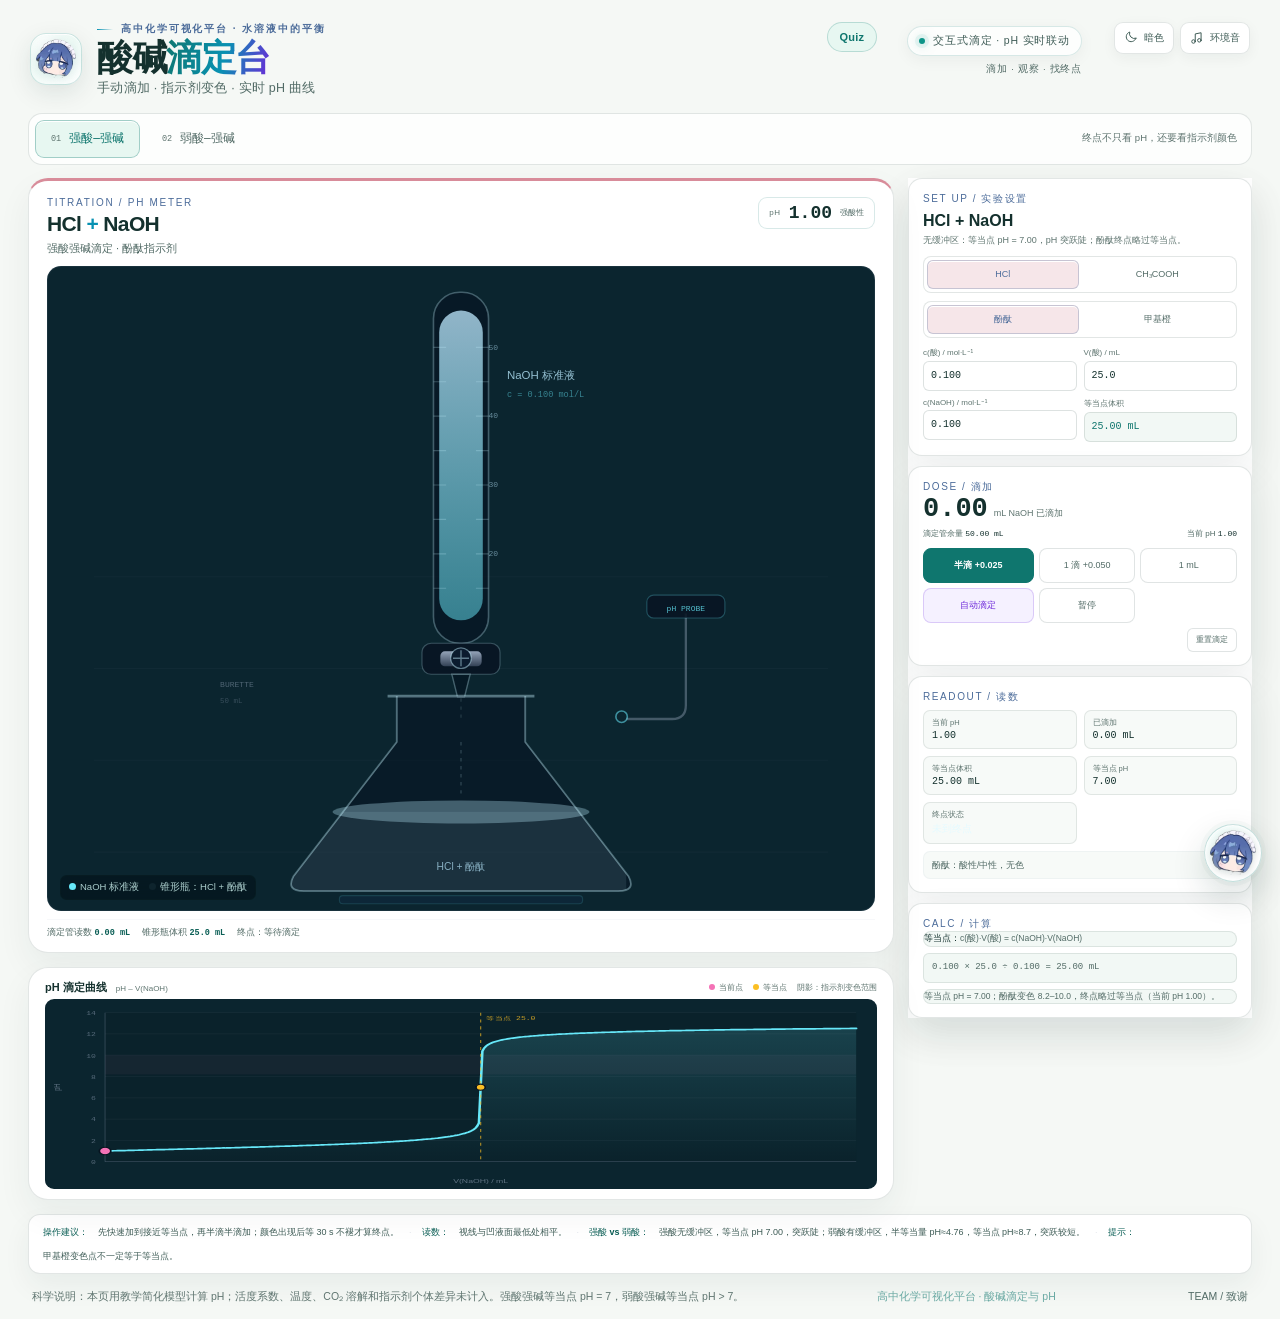
<file: acid-base-titration.html>
<!DOCTYPE html>
<html lang="zh-CN" data-theme="light">
<head>
<meta charset="UTF-8" />
<meta name="viewport" content="width=device-width, initial-scale=1.0" />
<meta name="theme-color" content="#f5f8f5" />
<title>酸碱滴定与 pH · 高中化学可视化平台</title>
<meta name="description" content="可手动滴加的酸碱滴定实验：强酸强碱、弱酸强碱、酚酞与甲基橙变色、实时 pH 曲线与终点判断。" />
<meta name="copyright" content="© 2026 chemLeon6657. All rights reserved." />
<meta name="rights" content="All rights reserved. No copying, modification or redistribution without prior written permission." />
<link rel="license" href="rights.html" />
<link rel="icon" href="favicon-whale.png" type="image/png" />
<link rel="apple-touch-icon" href="whale-icon.png" />
<style>
  :root{
    --bg:#04070f;--line:rgba(148,163,184,.14);--text:#eaf3ff;--muted:#8ea4c0;--dim:#5e728c;
    --cyan:#67e8f9;--teal:#5eead4;--violet:#a78bfa;--pink:#f472b6;--amber:#fbbf24;
    --mono:"Cascadia Code","SFMono-Regular",Consolas,"Liberation Mono",monospace;color-scheme:dark;
  }
  *{box-sizing:border-box}html{scroll-behavior:smooth}
  body{margin:0;min-height:100vh;background:var(--bg);color:var(--text);font-family:"Segoe UI Variable","Segoe UI","PingFang SC","Hiragino Sans GB","Microsoft YaHei",sans-serif;-webkit-font-smoothing:antialiased;text-rendering:optimizeLegibility;overflow-x:hidden}
  button,input{font:inherit}a{color:inherit}button{-webkit-tap-highlight-color:transparent}:focus-visible{outline:2px solid rgba(103,232,249,.8);outline-offset:3px}
  .page-glow{position:fixed;inset:0;z-index:-2;pointer-events:none;background:radial-gradient(900px 650px at 5% -8%,rgba(20,184,166,.14),transparent 64%),radial-gradient(1000px 760px at 98% 2%,rgba(91,33,182,.15),transparent 68%),radial-gradient(900px 700px at 55% 108%,rgba(14,116,144,.1),transparent 66%),linear-gradient(160deg,#050a14 0%,#04070f 55%,#050811 100%)}
  .page-glow::after{content:"";position:absolute;inset:0;opacity:.22;background-image:linear-gradient(rgba(148,163,184,.04) 1px,transparent 1px),linear-gradient(90deg,rgba(148,163,184,.04) 1px,transparent 1px);background-size:46px 46px;mask-image:radial-gradient(circle at 50% 38%,black,transparent 77%);-webkit-mask-image:radial-gradient(circle at 50% 38%,black,transparent 77%)}
  .shell{width:min(1620px,100%);min-height:100vh;margin:0 auto;padding:22px 28px 14px;display:flex;flex-direction:column}
  .site-header{display:flex;justify-content:space-between;align-items:flex-start;gap:24px;padding:0 2px 16px;animation:rise .7s cubic-bezier(.22,.8,.3,1) both}
  .brand{display:flex;align-items:center;gap:15px;min-width:0;color:inherit;text-decoration:none}.brand:hover{opacity:.85}
  .brand-mark{width:52px;height:52px;flex:0 0 auto;border-radius:16px;border:1px solid rgba(103,232,249,.2);background:radial-gradient(circle at 32% 24%,rgba(103,232,249,.2),transparent 55%),linear-gradient(150deg,rgba(11,28,46,.9),rgba(5,11,22,.95));box-shadow:inset 0 1px 0 rgba(255,255,255,.08),0 12px 34px rgba(0,0,0,.34);display:grid;place-items:center}
  .brand-mark svg{width:40px;height:40px}
  .kicker{display:flex;align-items:center;gap:8px;color:var(--cyan);font-size:10px;font-weight:650;letter-spacing:.19em;text-transform:uppercase}
  .kicker::before{content:"";width:16px;height:1px;background:linear-gradient(90deg,var(--cyan),transparent)}
  .brand h1{margin:4px 0 2px;font-size:clamp(27px,2.8vw,38px);line-height:1.05;letter-spacing:-.04em;font-weight:760}
  .brand h1 span{background:linear-gradient(105deg,#e7fdff,var(--cyan) 45%,#c4b5fd);-webkit-background-clip:text;background-clip:text;color:transparent}
  .brand p{margin:0;color:var(--muted);font-size:12.5px;letter-spacing:.02em}
  .header-meta{display:flex;flex-direction:column;align-items:flex-end;gap:7px;padding-top:4px;flex:0 0 auto}
  .meta-pill{display:inline-flex;align-items:center;gap:8px;height:30px;padding:0 11px;border:1px solid rgba(103,232,249,.16);border-radius:999px;background:rgba(8,20,34,.62);color:#c7e9ef;font-size:10.5px;letter-spacing:.08em;white-space:nowrap}
  .live-dot{width:6px;height:6px;border-radius:50%;background:var(--teal);box-shadow:0 0 0 4px rgba(94,234,212,.08),0 0 12px rgba(94,234,212,.8);animation:breathe 2.6s ease-in-out infinite}
  .meta-note{color:var(--dim);font-size:9.5px;letter-spacing:.08em}
  .mode-bar{display:flex;align-items:center;gap:6px;flex-wrap:wrap;margin-bottom:13px;padding:6px;border:1px solid rgba(148,163,184,.12);border-radius:14px;background:rgba(7,15,28,.55);animation:rise .6s .03s cubic-bezier(.22,.8,.3,1) both}
  .mode-tab{display:flex;align-items:center;gap:8px;height:38px;padding:0 15px;border:1px solid transparent;border-radius:9px;background:transparent;color:var(--dim);font-size:12px;cursor:pointer;transition:.2s;white-space:nowrap}
  .mode-tab:hover{color:#e9fdff;background:rgba(103,232,249,.055)}
  .mode-tab.active{color:#f2ffff;border-color:rgba(103,232,249,.3);background:linear-gradient(145deg,rgba(103,232,249,.14),rgba(94,234,212,.05));box-shadow:inset 0 1px 0 rgba(255,255,255,.08)}
  .mode-tab .num{font-family:var(--mono);font-size:8.5px;color:rgba(148,163,184,.65)}
  .bar-tip{margin-left:auto;padding-right:8px;color:var(--dim);font-size:9.5px}
  .workspace{flex:1;min-height:0}
  .main{display:grid;grid-template-columns:minmax(0,1fr) 344px;gap:14px;align-items:start}
  .left-col{display:flex;flex-direction:column;gap:14px;min-width:0}
  .panel{position:relative;border:1px solid var(--line);border-radius:20px;background:radial-gradient(100% 100% at 0% 0%,rgba(103,232,249,.045),transparent 48%),linear-gradient(155deg,rgba(13,24,43,.83),rgba(7,14,27,.72));box-shadow:0 22px 60px rgba(0,0,0,.22),inset 0 1px 0 rgba(255,255,255,.045);backdrop-filter:blur(18px);-webkit-backdrop-filter:blur(18px);animation:rise .62s cubic-bezier(.22,.8,.3,1) both}
  .stage-panel{padding:16px 18px 13px;overflow:hidden}
  .stage-head{display:flex;justify-content:space-between;align-items:flex-start;gap:12px;margin-bottom:8px}
  .stage-kicker{color:var(--dim);font-size:8.5px;letter-spacing:.17em;text-transform:uppercase}
  .stage-title{margin:4px 0 3px;font-size:21px;line-height:1.18;letter-spacing:-.03em;font-weight:670}.stage-title span{color:var(--cyan)}
  .stage-sub{margin:0;color:var(--dim);font-size:10px}
  .ph-badge{display:flex;align-items:center;gap:8px;padding:6px 10px;border:1px solid rgba(103,232,249,.16);border-radius:9px;background:rgba(4,10,20,.44);white-space:nowrap}
  .ph-badge span{color:var(--dim);font-size:8px;letter-spacing:.08em}.ph-badge b{font-family:var(--mono);font-size:18px;color:#dffcff;line-height:1}.ph-badge small{color:rgba(103,232,249,.65);font-size:8px}
  .apparatus{position:relative;border:1px solid rgba(148,163,184,.1);border-radius:14px;background:radial-gradient(70% 85% at 48% 42%,rgba(12,47,68,.3),transparent 72%),linear-gradient(180deg,rgba(4,11,22,.37),rgba(4,9,18,.66));overflow:hidden;min-height:470px}
  .apparatus svg{display:block;width:100%;height:auto}
  .stage-legend{position:absolute;left:12px;bottom:10px;z-index:3;display:flex;align-items:center;gap:10px;padding:5px 8px;border:1px solid rgba(148,163,184,.1);border-radius:7px;background:rgba(4,10,20,.52);color:rgba(157,180,204,.8);font-size:8px;backdrop-filter:blur(8px);pointer-events:none}
  .stage-legend i{width:7px;height:7px;border-radius:50%;display:inline-block;margin-right:4px}
  .drop{opacity:0;transform-box:fill-box;transform-origin:center}.drop.falling{animation:dropFall .72s cubic-bezier(.3,.7,.4,1) both}
  .stream{opacity:0;transition:opacity .12s ease}.stream.show{opacity:.86}
  .flask-liquid,.burette-liquid{transition:fill .4s ease}
  .curve-panel{padding:12px 16px 10px}
  .curve-head{display:flex;justify-content:space-between;align-items:center;gap:10px;margin-bottom:4px}
  .curve-title{color:#e7f9ff;font-size:11px;font-weight:600}.curve-title span{color:var(--dim);font-weight:400;font-size:8px;margin-left:6px}
  .curve-legend{display:flex;gap:10px;color:var(--dim);font-size:8px;flex-wrap:wrap}.curve-legend b{font-weight:550;color:#c8f8ff}
  .curve-wrap{position:relative;height:190px;border-radius:9px;background:rgba(4,10,20,.25);overflow:hidden}
  #curve{width:100%;height:100%;display:block}
  .sidebar{display:flex;flex-direction:column;gap:10px;min-width:0}
  .card{padding:13px 14px;border:1px solid var(--line);border-radius:14px;background:rgba(7,15,28,.62);box-shadow:inset 0 1px 0 rgba(255,255,255,.035)}
  .card-kicker{color:var(--dim);font-size:8px;letter-spacing:.16em;text-transform:uppercase}
  .setup-card h2{margin:5px 0 3px;font-size:16px;line-height:1.25;font-weight:640}.setup-card p{margin:0;color:var(--dim);font-size:9px;line-height:1.55}
  .seg{display:flex;gap:3px;padding:3px;border:1px solid rgba(148,163,184,.12);border-radius:8px;background:rgba(4,10,20,.35);margin-top:8px}
  .seg button{flex:1;height:29px;border:1px solid transparent;border-radius:6px;background:transparent;color:var(--dim);font-size:9px;cursor:pointer;transition:.2s;white-space:nowrap}
  .seg button:hover{color:#e8fdff;background:rgba(103,232,249,.05)}
  .seg button.active{color:#f1ffff;border-color:rgba(103,232,249,.32);background:rgba(103,232,249,.1)}
  .field-grid{display:grid;grid-template-columns:1fr 1fr;gap:7px;margin-top:9px}
  .field{display:flex;flex-direction:column;gap:3px}.field span{color:var(--dim);font-size:8px}
  .field input{width:100%;height:30px;padding:0 7px;border:1px solid rgba(148,163,184,.13);border-radius:6px;background:rgba(4,10,20,.4);color:#e9fbff;font-family:var(--mono);font-size:10px;outline:none;transition:.2s}
  .field input:focus{border-color:rgba(103,232,249,.42);background:rgba(103,232,249,.04)}
  .dose-readout{display:flex;align-items:baseline;gap:6px;margin-top:2px}.dose-readout b{font-family:var(--mono);font-size:27px;line-height:1;color:#dffcff}.dose-readout span{color:var(--dim);font-size:9px}
  .dose-sub{display:flex;justify-content:space-between;gap:8px;margin-top:5px;color:var(--dim);font-size:8px}
  .dose-sub strong{color:#bdfbff;font-family:var(--mono);font-weight:500}
  .dose-actions{display:grid;grid-template-columns:1.15fr 1fr 1fr;gap:5px;margin-top:9px}
  .dose-btn{height:35px;border:1px solid rgba(148,163,184,.13);border-radius:8px;background:rgba(4,10,20,.38);color:#cfe7f5;font-size:9px;cursor:pointer;transition:.2s}
  .dose-btn:hover{border-color:rgba(103,232,249,.3);background:rgba(103,232,249,.06);color:#fff}
  .dose-btn.primary{border-color:rgba(103,232,249,.34);background:linear-gradient(145deg,rgba(103,232,249,.14),rgba(94,234,212,.04));color:#efffff;font-weight:600}
  .dose-btn.auto{border-color:rgba(167,139,250,.25);color:#e9e2ff;background:rgba(167,139,250,.07)}
  .dose-btn.stop{border-color:rgba(244,114,182,.24);color:#ffe4f2;background:rgba(244,114,182,.06)}
  .reset-row{display:flex;justify-content:flex-end;margin-top:5px}.reset-btn{height:24px;padding:0 8px;border:1px solid rgba(148,163,184,.11);border-radius:6px;background:transparent;color:var(--dim);font-size:8px;cursor:pointer}.reset-btn:hover{color:#fff;border-color:rgba(103,232,249,.28)}
  .status-grid{display:grid;grid-template-columns:1fr 1fr;gap:7px;margin-top:6px}
  .status-item{padding:7px 8px;border:1px solid rgba(148,163,184,.09);border-radius:7px;background:rgba(4,10,20,.25)}.status-item span{display:block;color:var(--dim);font-size:7.5px}.status-item strong{display:block;margin-top:2px;color:#e5faff;font-family:var(--mono);font-size:10px;font-weight:500}
  .indicator-state{margin-top:7px;padding:7px 8px;border:1px solid rgba(148,163,184,.09);border-radius:7px;background:rgba(4,10,20,.25);color:var(--dim);font-size:8.5px;line-height:1.5}
  .indicator-state b{color:#f9a8d4;font-weight:550}
  .calc-card p{margin:0;color:#a7bfd4;font-size:8.5px;line-height:1.6}.calc-card strong{color:#dffcff;font-weight:550}
  .calc-line{margin-top:6px;padding:7px 8px;border:1px solid rgba(103,232,249,.11);border-radius:6px;background:rgba(103,232,249,.035);font-family:var(--mono);font-size:9px;color:#c9f8ff;line-height:1.55}
  .guide{margin-top:14px;padding:10px 14px;border:1px solid rgba(148,163,184,.1);border-radius:12px;background:rgba(7,15,28,.46);color:var(--dim);font-size:9px;line-height:1.6;display:flex;gap:10px;flex-wrap:wrap;align-items:center}
  .guide b{color:#dffcff;font-weight:550}.guide span{color:rgba(148,163,184,.28)}
  .site-footer{display:flex;justify-content:space-between;gap:20px;padding:14px 4px 0;color:rgba(94,114,140,.9);font-size:9.2px;line-height:1.55}.site-footer p{margin:0;max-width:980px}.footer-tag{flex:0 0 auto;color:rgba(103,232,249,.48);white-space:nowrap}
  @keyframes rise{from{opacity:0;transform:translateY(10px)}to{opacity:1;transform:translateY(0)}}@keyframes breathe{0%,100%{opacity:.65;transform:scale(.9)}50%{opacity:1;transform:scale(1.12)}}@keyframes dropFall{0%{opacity:0;transform:translateY(-2px) scale(.5)}12%{opacity:1;transform:translateY(0) scale(1)}82%{opacity:.95;transform:translateY(88px) scale(.92)}100%{opacity:0;transform:translateY(102px) scale(.5)}}
  @media(max-width:1120px){.shell{padding-left:20px;padding-right:20px}.main{grid-template-columns:minmax(0,1fr) 310px}.stage-title{font-size:19px}}
  @media(max-width:960px){.main{grid-template-columns:1fr}.sidebar{display:grid;grid-template-columns:1fr 1fr}.sidebar .card:nth-child(3),.sidebar .card:nth-child(4){grid-column:1/-1}.apparatus{min-height:390px}.curve-wrap{height:170px}}
  @media(max-width:650px){.shell{padding:14px 12px 10px}.brand-mark{width:44px;height:44px}.brand h1{font-size:clamp(23px,7vw,31px)}.brand p,.header-meta{display:none}.mode-tab{font-size:9px;padding:0 8px}.mode-bar{padding:4px}.stage-panel{padding:12px}.stage-title{font-size:18px}.ph-badge b{font-size:15px}.sidebar{grid-template-columns:1fr}.sidebar .card:nth-child(3),.sidebar .card:nth-child(4){grid-column:auto}.dose-actions{grid-template-columns:1fr 1fr}.dose-actions .auto{grid-column:1/-1}.site-footer{flex-direction:column;gap:5px}}
  @media(prefers-reduced-motion:reduce){*,*::before,*::after{animation-duration:.001ms!important;animation-iteration-count:1!important;transition-duration:.001ms!important;scroll-behavior:auto!important}}
</style>
<link rel="stylesheet" href="site-theme.css" />
<script>try{var t=localStorage.getItem("cvl-theme");document.documentElement.dataset.theme=t==="dark"?"dark":"light";}catch(e){document.documentElement.dataset.theme="light";}</script>
</head>
<body data-palette="nc">
<div class="page-glow" aria-hidden="true"></div>
<div class="shell">
  <header class="site-header">
    <a class="brand" href="./" title="返回平台首页">
      <div class="brand-mark" aria-hidden="true"><img src="whale-icon.png" alt="" width="40" height="40" decoding="async" /></div>
      <div><div class="kicker">高中化学可视化平台 · 水溶液中的平衡</div><h1>酸碱<span>滴定台</span></h1><p>手动滴加 · 指示剂变色 · 实时 pH 曲线</p></div>
    </a>
    <div class="header-meta"><div class="meta-pill"><span class="live-dot"></span>交互式滴定 · pH 实时联动</div><div class="meta-note">滴加 · 观察 · 找终点</div></div>
  </header>

  <div class="mode-bar" role="group" aria-label="选择滴定体系">
    <button class="mode-tab active" type="button" data-acid="hcl"><span class="num">01</span>强酸–强碱</button>
    <button class="mode-tab" type="button" data-acid="weak"><span class="num">02</span>弱酸–强碱</button>
    <div class="bar-tip">终点不只看 pH，还要看指示剂颜色</div>
  </div>

  <main class="workspace">
    <div class="main">
      <div class="left-col">
        <section class="panel stage-panel">
          <div class="stage-head">
            <div><div class="stage-kicker">TITRATION / PH METER</div><h2 class="stage-title" id="stageTitle">HCl <span>+</span> NaOH</h2><p class="stage-sub" id="stageSub">强酸强碱滴定 · 酚酞指示剂</p></div>
            <div class="ph-badge"><span>pH</span><b id="phValue">1.00</b><small id="phState">强酸性</small></div>
          </div>
          <div class="apparatus">
            <svg viewBox="0 0 720 560" aria-label="酸碱滴定装置">
              <defs>
                <linearGradient id="glass" x1="0" y1="0" x2="1" y2="1"><stop stop-color="rgba(198,242,255,.22)"/><stop offset=".5" stop-color="rgba(92,178,210,.05)"/><stop offset="1" stop-color="rgba(198,242,255,.16)"/></linearGradient>
                <linearGradient id="baseLiquid" x1="0" y1="0" x2="0" y2="1"><stop stop-color="#bfe9ff" stop-opacity=".75"/><stop offset="1" stop-color="#67e8f9" stop-opacity=".5"/></linearGradient>
                <linearGradient id="flaskFill" x1="0" y1="0" x2="0" y2="1"><stop stop-color="#dffcff" stop-opacity=".16"/><stop offset="1" stop-color="#67e8f9" stop-opacity=".1"/></linearGradient>
                <linearGradient id="metal" x1="0" y1="0" x2="0" y2="1"><stop stop-color="#94a3b8"/><stop offset="1" stop-color="#334155"/></linearGradient>
                <clipPath id="flaskClip"><path d="M304 374v40L214 531q-7 13 9 13h274q16 0 9-13L416 414v-40Z"/></clipPath>
              </defs>
              <g opacity=".55" stroke="rgba(148,163,184,.08)"><path d="M40 510h640M40 430h640M40 350h640M40 270h640"/></g>
              <!-- burette -->
              <rect x="336" y="22" width="48" height="306" rx="23" fill="rgba(5,18,32,.6)" stroke="rgba(198,242,255,.3)" stroke-width="1.4"/>
              <rect id="buretteLiquid" x="341" y="38" width="38" height="270" rx="19" fill="url(#baseLiquid)"/>
              <g stroke="rgba(198,242,255,.24)" stroke-width="1">
                <path d="M336 70h11M336 100h11M336 130h11M336 160h11M336 190h11M336 220h11M336 250h11M336 280h11"/>
                <path d="M373 70h11M373 100h11M373 130h11M373 160h11M373 190h11M373 220h11M373 250h11M373 280h11"/>
              </g>
              <g fill="rgba(174,220,240,.56)" font-size="7" font-family="Cascadia Code, monospace"><text x="384" y="72">50</text><text x="384" y="132">40</text><text x="384" y="192">30</text><text x="384" y="252">20</text></g>
              <rect x="326" y="328" width="68" height="27" rx="8" fill="rgba(8,20,35,.9)" stroke="rgba(198,242,255,.25)"/>
              <rect x="342" y="335" width="36" height="13" rx="4" fill="url(#metal)"/>
              <circle cx="360" cy="341" r="9" fill="#0b1b2e" stroke="rgba(198,242,255,.45)"/><path d="M360 334v14M353 341h14" stroke="rgba(198,242,255,.45)" stroke-width="1.2"/>
              <path d="M352 355h16l-5 20h-6Z" fill="rgba(5,18,32,.65)" stroke="rgba(198,242,255,.32)" stroke-width="1.2"/>
              <path d="M360 376v20" stroke="rgba(198,242,255,.25)" stroke-width="1.2" stroke-dasharray="3 4"/>
              <text x="400" y="98" fill="rgba(174,220,240,.84)" font-size="10" font-family="Segoe UI, sans-serif" id="baseLabel">NaOH 标准液</text>
              <text x="400" y="113" fill="rgba(103,232,249,.48)" font-size="7.5" font-family="Cascadia Code, monospace" id="baseConc">c = 0.100 mol/L</text>
              <!-- flask -->
              <path d="M304 374v40L214 531q-7 13 9 13h274q16 0 9-13L416 414v-40" fill="rgba(5,18,32,.48)" stroke="rgba(198,242,255,.34)" stroke-width="1.6"/>
              <path d="M296 374h128" stroke="rgba(198,242,255,.4)" stroke-width="2.4"/>
              <rect id="flaskLiquidRect" x="208" y="455" width="296" height="100" fill="url(#flaskFill)" clip-path="url(#flaskClip)" class="flask-liquid"/>
              <ellipse id="flaskSurface" cx="360" cy="455" rx="112" ry="10" fill="rgba(198,242,255,.13)"/>
              <path d="M304 374v40L214 531q-7 13 9 13h274q16 0 9-13L416 414v-40" fill="none" stroke="rgba(198,242,255,.18)" stroke-width="1" clip-path="url(#flaskClip)"/>
              <path d="M360 414v46" stroke="rgba(198,242,255,.18)" stroke-width="1.2" stroke-dasharray="3 4"/>
              <text x="360" y="526" text-anchor="middle" fill="rgba(174,220,240,.74)" font-size="9" font-family="Segoe UI, sans-serif" id="flaskLabel">HCl + 酚酞</text>
              <!-- pH probe -->
              <path d="M556 302v80q0 12-12 12h-40" stroke="rgba(148,163,184,.42)" stroke-width="2" fill="none"/>
              <rect x="522" y="286" width="68" height="20" rx="6" fill="rgba(8,20,35,.85)" stroke="rgba(103,232,249,.25)"/>
              <text x="556" y="300" text-anchor="middle" fill="rgba(103,232,249,.8)" font-size="7" font-family="Cascadia Code, monospace">pH PROBE</text>
              <circle cx="500" cy="392" r="5" fill="none" stroke="rgba(103,232,249,.55)" stroke-width="1.4"/>
              <!-- stirrer -->
              <rect x="254" y="548" width="212" height="7" rx="3" fill="rgba(15,40,60,.7)" stroke="rgba(103,232,249,.14)"/>
              <text x="150" y="366" fill="rgba(148,163,184,.5)" font-size="7" font-family="Cascadia Code, monospace">BURETTE</text>
              <text x="150" y="380" fill="rgba(148,163,184,.32)" font-size="6.5" font-family="Cascadia Code, monospace">50 mL</text>
              <g aria-hidden="true">
                <line id="stream" class="stream" x1="360" y1="376" x2="360" y2="414" stroke="#9feeff" stroke-width="2.4" stroke-linecap="round"/>
                <circle class="drop" cx="360" cy="378" r="3.1" fill="#9feeff" opacity=".7"/>
                <circle id="drop" class="drop" cx="360" cy="376" r="4.2" fill="#9feeff"/>
              </g>
            </svg>
            <div class="stage-legend"><span><i style="background:#67e8f9"></i>NaOH 标准液</span><span><i id="legendFlaskDot" style="background:#dffcff;opacity:.55"></i><span id="legendFlask">锥形瓶：HCl + 酚酞</span></span></div>
          </div>
          <div class="stage-foot" style="margin-top:8px;padding-top:7px;border-top:1px solid rgba(148,163,184,.08);display:flex;gap:12px;flex-wrap:wrap;color:var(--dim);font-size:8.5px"><span>滴定管读数 <strong id="buretteReading" style="color:#dffcff;font-family:var(--mono)">0.00 mL</strong></span><span>锥形瓶体积 <strong id="flaskVolume" style="color:#dffcff;font-family:var(--mono)">25.0 mL</strong></span><span id="endpointFoot">终点：等待滴定</span></div>
        </section>

        <section class="panel curve-panel">
          <div class="curve-head"><div class="curve-title">pH 滴定曲线 <span>pH – V(NaOH)</span></div><div class="curve-legend"><span><i style="display:inline-block;width:6px;height:6px;border-radius:50%;background:#f472b6;margin-right:4px"></i>当前点</span><span><i style="display:inline-block;width:6px;height:6px;border-radius:50%;background:#fbbf24;margin-right:4px"></i>等当点</span><span>阴影：指示剂变色范围</span></div></div>
          <div class="curve-wrap"><svg id="curve" viewBox="0 0 720 250" preserveAspectRatio="none" aria-label="pH 滴定曲线"></svg></div>
        </section>
      </div>

      <aside class="sidebar">
        <section class="card setup-card">
          <div class="card-kicker">SET UP / 实验设置</div>
          <h2 id="setupTitle">HCl + NaOH</h2>
          <p id="setupNote">强酸强碱滴定；等当点 pH = 7。</p>
          <div class="seg" role="group" aria-label="选择酸"><button class="active" type="button" data-acid-btn="hcl">HCl</button><button type="button" data-acid-btn="weak">CH₃COOH</button></div>
          <div class="seg" role="group" aria-label="选择指示剂"><button class="active" type="button" data-indicator="phenolphthalein">酚酞</button><button type="button" data-indicator="methylOrange">甲基橙</button></div>
          <div class="field-grid">
            <label class="field"><span>c(酸) / mol·L⁻¹</span><input id="caInput" type="number" min="0.01" max="1" step="0.01" value="0.100" /></label>
            <label class="field"><span>V(酸) / mL</span><input id="vaInput" type="number" min="5" max="50" step="0.5" value="25.0" /></label>
            <label class="field"><span>c(NaOH) / mol·L⁻¹</span><input id="cbInput" type="number" min="0.01" max="1" step="0.01" value="0.100" /></label>
            <div class="field"><span>等当点体积</span><div id="veqValue" style="height:30px;display:flex;align-items:center;color:#bdfbff;font-family:var(--mono);font-size:10px;border:1px solid rgba(103,232,249,.12);border-radius:6px;padding:0 7px;background:rgba(103,232,249,.035)">25.00 mL</div></div>
          </div>
        </section>

        <section class="card">
          <div class="card-kicker">DOSE / 滴加</div>
          <div class="dose-readout"><b id="doseValue">0.00</b><span>mL NaOH 已滴加</span></div>
          <div class="dose-sub"><span>滴定管余量 <strong id="remainValue">50.00 mL</strong></span><span>当前 pH <strong id="dosePh">1.00</strong></span></div>
          <div class="dose-actions">
            <button class="dose-btn primary" id="halfDropBtn" type="button">半滴 +0.025</button>
            <button class="dose-btn" id="dropBtn" type="button">1 滴 +0.050</button>
            <button class="dose-btn" id="mlBtn" type="button">1 mL</button>
            <button class="dose-btn auto" id="autoBtn" type="button">自动滴定</button>
            <button class="dose-btn stop" id="stopBtn" type="button">暂停</button>
          </div>
          <div class="reset-row"><button class="reset-btn" id="resetBtn" type="button">重置滴定</button></div>
        </section>

        <section class="card">
          <div class="card-kicker">READOUT / 读数</div>
          <div class="status-grid">
            <div class="status-item"><span>当前 pH</span><strong id="sidePh">1.00</strong></div>
            <div class="status-item"><span>已滴加</span><strong id="sideDose">0.00 mL</strong></div>
            <div class="status-item"><span>等当点体积</span><strong id="sideVeq">25.00 mL</strong></div>
            <div class="status-item"><span>等当点 pH</span><strong id="eqPh">7.00</strong></div>
            <div class="status-item"><span>终点状态</span><strong id="sideEndpoint">未到终点</strong></div>
          </div>
          <div class="indicator-state" id="indicatorState">酚酞：酸性/中性，无色。</div>
        </section>

        <section class="card calc-card">
          <div class="card-kicker">CALC / 计算</div>
          <p><strong>等当点：</strong>c(酸)·V(酸) = c(NaOH)·V(NaOH)</p>
          <div class="calc-line" id="calcLine">0.100 × 25.0 ÷ 0.100 = 25.00 mL</div>
          <p style="margin-top:6px" id="calcNote">强酸强碱等当点 pH = 7；酚酞在 pH 8.2–10.0 变色，终点在等当点附近。</p>
        </section>
      </aside>
    </div>

    <div class="guide"><b>操作建议：</b>先快速加到接近等当点，再半滴半滴加；颜色出现后等 30 s 不褪才算终点。<span>·</span><b>读数：</b>视线与凹液面最低处相平。<span>·</span><b>强酸 vs 弱酸：</b>强酸无缓冲区，等当点 pH 7.00，突跃陡；弱酸有缓冲区，半等当量 pH≈4.76，等当点 pH≈8.7，突跃较短。<span>·</span><b>提示：</b>甲基橙变色点不一定等于等当点。</div>
  </main>

  <footer class="site-footer"><p>科学说明：本页用教学简化模型计算 pH；活度系数、温度、CO₂ 溶解和指示剂个体差异未计入。强酸强碱等当点 pH = 7，弱酸强碱等当点 pH &gt; 7。</p><span class="footer-tag">高中化学可视化平台 · 酸碱滴定与 pH</span></footer>
</div>

<script>
(() => {
  "use strict";
  const $ = (id) => document.getElementById(id);
  const clamp = (v,a,b) => Math.min(b,Math.max(a,v));
  const KW = 1e-14, KA = 1.8e-5, PKW = 14;
  const state = { acid:"hcl", indicator:"phenolphthalein", ca:.1, va:25, cb:.1, vb:0, auto:null };

  const el = {
    phValue:$("phValue"), phState:$("phState"), stageTitle:$("stageTitle"), stageSub:$("stageSub"),
    buretteLiquid:$("buretteLiquid"), flaskRect:$("flaskLiquidRect"), flaskSurface:$("flaskSurface"),
    baseLabel:$("baseLabel"), baseConc:$("baseConc"), flaskLabel:$("flaskLabel"),
    legendFlaskDot:$("legendFlaskDot"), legendFlask:$("legendFlask"),
    buretteReading:$("buretteReading"), flaskVolume:$("flaskVolume"), endpointFoot:$("endpointFoot"),
    setupTitle:$("setupTitle"), setupNote:$("setupNote"), veqValue:$("veqValue"),
    doseValue:$("doseValue"), remainValue:$("remainValue"), dosePh:$("dosePh"),
    sidePh:$("sidePh"), sideDose:$("sideDose"), sideVeq:$("sideVeq"), eqPh:$("eqPh"), sideEndpoint:$("sideEndpoint"),
    indicatorState:$("indicatorState"), calcLine:$("calcLine"), calcNote:$("calcNote"),
    drop:$("drop"), stream:$("stream"), curve:$("curve"),
    caInput:$("caInput"), vaInput:$("vaInput"), cbInput:$("cbInput"),
    autoBtn:$("autoBtn"), stopBtn:$("stopBtn")
  };

  const NAMES = {
    hcl: { title:"HCl + NaOH", sub:"强酸强碱滴定", note:"无缓冲区：等当点 pH = 7.00，pH 突跃陡；酚酞终点略过等当点。", flask:"HCl" },
    weak:{ title:"CH₃COOH + NaOH", sub:"弱酸强碱滴定", note:"有缓冲区：半等当量时 pH≈pKa=4.76；等当点 pH≈8.7，突跃较短。", flask:"CH₃COOH" }
  };

  function veq(){ return (state.ca * state.va) / state.cb; }
  function totalV(){ return state.va + state.vb; }
  function phAt(vb){
    const Vt = (state.va + vb) / 1000;
    const na = state.ca * state.va / 1000;
    const nb = state.cb * vb / 1000;
    if (state.acid === "hcl") {
      if (Math.abs(na - nb) < 1e-12) return 7;
      if (nb < na) return -Math.log10(Math.max((na - nb) / Vt, 1e-15));
      return 14 + Math.log10(Math.max((nb - na) / Vt, 1e-15));
    }
    if (vb <= 0) {
      const h = (-KA + Math.sqrt(KA * KA + 4 * KA * state.ca)) / 2;
      return -Math.log10(Math.max(h, 1e-15));
    }
    if (nb < na * 0.99999) {
      if (nb <= 1e-15) return -Math.log10(Math.max(Math.sqrt(KA*state.ca),1e-15));
      return clamp(-Math.log10(KA) + Math.log10(nb / (na - nb)), 0, 14);
    }
    if (Math.abs(nb - na) <= Math.max(1e-12, na * 1e-5)) {
      const c = na / Vt, kb = KW / KA;
      return 14 + Math.log10(Math.max(Math.sqrt(kb * c), 1e-15));
    }
    return 14 + Math.log10(Math.max((nb - na) / Vt, 1e-15));
  }
  function ph(){ return clamp(phAt(state.vb), 0, 14); }
  function indicatorRange(){
    return state.indicator === "phenolphthalein" ? [8.2, 10.0] : [3.1, 4.4];
  }
  function indicatorText(){
    const p = ph();
    if (state.indicator === "phenolphthalein") {
      if (p < 8.2) return "酚酞：酸性/中性，无色";
      if (p <= 10) return "酚酞：浅粉红，接近/到达终点";
      return "酚酞：深粉红，碱过量";
    }
    if (p < 3.1) return "甲基橙：红色，强酸性";
    if (p <= 4.4) return "甲基橙：橙色，变色中";
    return "甲基橙：黄色，碱性";
  }
  function liquidColor(){
    const p = ph(), [low, high] = indicatorRange();
    if (state.indicator === "phenolphthalein") {
      if (p < low) return "rgba(190,240,255,.10)";
      if (p <= high) { const t = (p - low) / (high - low); return `rgba(${Math.round(244+(219-244)*t)},${Math.round(114+(39-114)*t)},${Math.round(182+(119-182)*t)},${.24+.5*t})`; }
      return "rgba(219,39,119,.72)";
    }
    if (p < low) return "rgba(239,68,68,.48)";
    if (p <= high) { const t = (p - low) / (high - low); return `rgba(251,${Math.round(191-(191-146)*t)},${Math.round(36+(36-42)*t)},${.4+.12*t})`; }
    return "rgba(250,204,21,.48)";
  }
  function endpoint(){
    const p = ph(), [low] = indicatorRange();
    return p >= low;
  }
  function updateUI(){
    const p = ph(), veqV = veq(), [low, high] = indicatorRange();
    const end = endpoint();
    const acidName = NAMES[state.acid];
    el.phValue.textContent = p.toFixed(2);
    el.phState.textContent = p < 3 ? "强酸性" : p < 6.9 ? "酸性" : p < 7.1 ? "中性" : p < 11 ? "碱性" : "强碱性";
    el.stageTitle.innerHTML = `${state.acid === "hcl" ? "HCl" : "CH₃COOH"} <span>+</span> NaOH`;
    el.stageSub.textContent = `${acidName.sub} · ${state.indicator === "phenolphthalein" ? "酚酞" : "甲基橙"}指示剂`;
    el.setupTitle.textContent = acidName.title;
    el.setupNote.textContent = acidName.note;
    el.veqValue.textContent = `${veqV.toFixed(2)} mL`;
    el.sideVeq.textContent = `${veqV.toFixed(2)} mL`;
    const eqP = phAt(veqV);
    el.eqPh.textContent = eqP.toFixed(2);
    el.doseValue.textContent = state.vb.toFixed(2);
    el.remainValue.textContent = `${Math.max(0,50-state.vb).toFixed(2)} mL`;
    el.dosePh.textContent = p.toFixed(2);
    el.sidePh.textContent = p.toFixed(2);
    el.sideDose.textContent = `${state.vb.toFixed(2)} mL`;
    el.sideEndpoint.textContent = end ? `已到终点 pH ${p.toFixed(2)}` : "未到终点";
    el.sideEndpoint.style.color = end ? "#bdfbf1" : "#e5faff";
    el.endpointFoot.textContent = end ? "终点已到：颜色保持 30 s" : "终点：等待滴定";
    el.indicatorState.textContent = indicatorText();
    el.indicatorState.style.borderColor = end ? "rgba(244,114,182,.22)" : "rgba(148,163,184,.09)";
    el.calcLine.textContent = `${state.ca.toFixed(3)} × ${state.va.toFixed(1)} ÷ ${state.cb.toFixed(3)} = ${veqV.toFixed(2)} mL`;
    if (state.indicator === "methylOrange") {
      el.calcNote.textContent = `等当点 pH = ${eqP.toFixed(2)}；甲基橙在 pH 3.1–4.4 变色，变色点早于等当点，不能把变色点当等当点。`;
    } else {
      el.calcNote.textContent = state.acid === "hcl"
        ? `等当点 pH = 7.00；酚酞变色 8.2–10.0，终点略过等当点（当前 pH ${p.toFixed(2)}）。`
        : `等当点 pH = ${eqP.toFixed(2)}；半等当量 pH≈4.76；酚酞变色点接近等当点。`;
    }
    const color = liquidColor();
    el.flaskRect.setAttribute("fill", color);
    el.flaskSurface.setAttribute("fill", color.replace(/[\d.]+\)$/, ".32)"));
    el.legendFlaskDot.style.background = color;
    el.legendFlask.textContent = `锥形瓶：${acidName.flask} + ${state.indicator === "phenolphthalein" ? "酚酞" : "甲基橙"}`;
    el.flaskLabel.textContent = `${acidName.flask} + ${state.indicator === "phenolphthalein" ? "酚酞" : "甲基橙"}`;
    el.baseLabel.textContent = "NaOH 标准液";
    el.baseConc.textContent = `c = ${state.cb.toFixed(3)} mol/L`;
    el.buretteReading.textContent = `${state.vb.toFixed(2)} mL`;
    el.flaskVolume.textContent = `${(state.va + state.vb).toFixed(1)} mL`;
    // burette level: 50 mL scale, max 50
    const top = 38, maxH = 270;
    const h = maxH * clamp(1 - state.vb / 50, 0, 1);
    el.buretteLiquid.setAttribute("y", (top + maxH - h).toFixed(1));
    el.buretteLiquid.setAttribute("height", Math.max(0,h).toFixed(1));
    // flask liquid level
    const level = clamp(475 - state.vb * .55, 430, 485);
    el.flaskRect.setAttribute("y", level.toFixed(1));
    el.flaskRect.setAttribute("height", (545-level).toFixed(1));
    el.flaskSurface.setAttribute("cy", level.toFixed(1));
    updateCurve();
  }
  let streamTimer = null;
  function triggerDrop(){
    el.drop.classList.remove("falling"); void el.drop.getBoundingClientRect(); el.drop.classList.add("falling");
    el.stream.classList.add("show");
    if (streamTimer) clearTimeout(streamTimer);
    streamTimer = setTimeout(()=>el.stream.classList.remove("show"), 520);
  }
  function addVolume(amount){
    state.vb = clamp(state.vb + amount, 0, 50);
    triggerDrop(); updateUI();
  }
  function setAcid(acid){
    state.acid = acid; state.vb = 0; stopAuto();
    document.querySelectorAll("[data-acid]").forEach(b=>b.classList.toggle("active",b.dataset.acid===acid));
    document.querySelectorAll("[data-acid-btn]").forEach(b=>b.classList.toggle("active",b.dataset.acidBtn===acid));
    updateUI();
  }
  function setIndicator(ind){
    state.indicator = ind; state.vb = 0; stopAuto();
    document.querySelectorAll("[data-indicator]").forEach(b=>b.classList.toggle("active",b.dataset.indicator===ind));
    updateUI();
  }
  function reset(){ state.vb=0; stopAuto(); updateUI(); }
  function stopAuto(){ if(state.auto){clearInterval(state.auto);state.auto=null;} el.autoBtn.textContent="自动滴定"; }
  function startAuto(){
    if(state.auto){stopAuto();return;}
    el.autoBtn.textContent="暂停自动";
    state.auto=setInterval(()=>{
      if(endpoint() || state.vb >= 50){stopAuto();return;}
      addVolume(state.vb < veq()-1 ? .5 : state.vb < veq()+.5 ? .05 : .05);
    },120);
  }

  // curve
  function updateCurve(){
    const svg = el.curve, W=720,H=250, left=52,right=18,top=18,bottom=36;
    const pw=W-left-right, phH=H-top-bottom;
    const maxX=Math.max(50,veq()*1.8, state.vb*1.08);
    const x=v=>left+v/maxX*pw;
    const y=p=>top+(14-clamp(p,0,14))/14*phH;
    const pts=[];
    for(let i=0;i<=420;i++){
      const v=maxX*i/420, p=clamp(phAt(v),0,14);
      pts.push([x(v),y(p)]);
    }
    const path=pts.map((q,i)=>`${i?"L":"M"}${q[0].toFixed(1)} ${q[1].toFixed(1)}`).join(" ");
    const [il,ih]=indicatorRange();
    const cur=clamp(ph(),0,14), veqV=veq();
    const curX=x(clamp(state.vb,0,maxX)), curY=y(cur), eqX=x(clamp(veqV,0,maxX));
    svg.innerHTML = `
      <defs><linearGradient id="curveFill" x1="0" y1="0" x2="0" y2="1"><stop stop-color="#67e8f9" stop-opacity=".16"/><stop offset="1" stop-color="#67e8f9" stop-opacity="0"/></linearGradient></defs>
      <rect x="${left}" y="${top}" width="${pw}" height="${phH}" fill="rgba(4,10,20,.12)"/>
      ${[0,2,4,6,8,10,12,14].map(p=>`<line x1="${left}" y1="${y(p)}" x2="${W-right}" y2="${y(p)}" stroke="rgba(148,163,184,.08)" stroke-width="1"/><text x="${left-8}" y="${y(p)+3}" text-anchor="end" fill="rgba(148,163,184,.55)" font-size="7" font-family="Cascadia Code, monospace">${p}</text>`).join("")}
      <rect x="${left}" y="${y(ih)}" width="${pw}" height="${Math.max(1,y(il)-y(ih))}" fill="rgba(244,114,182,.045)"/>
      <path d="${path} L${W-right} ${H-bottom} L${left} ${H-bottom} Z" fill="url(#curveFill)"/>
      <path d="${path}" fill="none" stroke="#67e8f9" stroke-width="2.2" stroke-linecap="round"/>
      <line x1="${eqX}" y1="${top}" x2="${eqX}" y2="${H-bottom}" stroke="rgba(251,191,36,.6)" stroke-width="1.1" stroke-dasharray="4 5"/>
      <circle cx="${eqX}" cy="${y(phAt(veqV))}" r="4" fill="#fbbf24" stroke="#07131f" stroke-width="1.4"/>
      <text x="${eqX+5}" y="${top+10}" fill="rgba(251,191,36,.8)" font-size="7" font-family="Cascadia Code, monospace">等当点 ${veqV.toFixed(1)}</text>
      <line x1="${left}" y1="${H-bottom}" x2="${W-right}" y2="${H-bottom}" stroke="rgba(148,163,184,.25)" stroke-width="1"/>
      <line x1="${left}" y1="${top}" x2="${left}" y2="${H-bottom}" stroke="rgba(148,163,184,.25)" stroke-width="1"/>
      <circle cx="${curX}" cy="${curY}" r="5" fill="#f472b6" stroke="#07131f" stroke-width="1.5"/>
      <text x="${left+pw/2}" y="${H-8}" text-anchor="middle" fill="rgba(148,163,184,.62)" font-size="7.5" font-family="Segoe UI, sans-serif">V(NaOH) / mL</text>
      <text x="13" y="${top+phH/2}" text-anchor="middle" transform="rotate(-90 13 ${top+phH/2})" fill="rgba(148,163,184,.62)" font-size="7.5" font-family="Segoe UI, sans-serif">pH</text>
    `;
  }

  // events
  document.querySelectorAll("[data-acid]").forEach(b=>b.addEventListener("click",()=>setAcid(b.dataset.acid)));
  document.querySelectorAll("[data-acid-btn]").forEach(b=>b.addEventListener("click",()=>setAcid(b.dataset.acidBtn)));
  document.querySelectorAll("[data-indicator]").forEach(b=>b.addEventListener("click",()=>setIndicator(b.dataset.indicator)));
  $("halfDropBtn").addEventListener("click",()=>addVolume(.025));
  $("dropBtn").addEventListener("click",()=>addVolume(.05));
  $("mlBtn").addEventListener("click",()=>addVolume(1));
  el.autoBtn.addEventListener("click",startAuto);
  el.stopBtn.addEventListener("click",stopAuto);
  $("resetBtn").addEventListener("click",reset);
  el.caInput.addEventListener("input",()=>{state.ca=clamp(+el.caInput.value||.1,.01,1);state.vb=0;stopAuto();updateUI();});
  el.vaInput.addEventListener("input",()=>{state.va=clamp(+el.vaInput.value||25,5,50);state.vb=0;stopAuto();updateUI();});
  el.cbInput.addEventListener("input",()=>{state.cb=clamp(+el.cbInput.value||.1,.01,1);state.vb=0;stopAuto();updateUI();});

  updateUI();
})();
</script>
  <script src="platform-shell.js" defer></script>
  <script src="site-ui.js" defer></script>
</body>
</html>
</file>
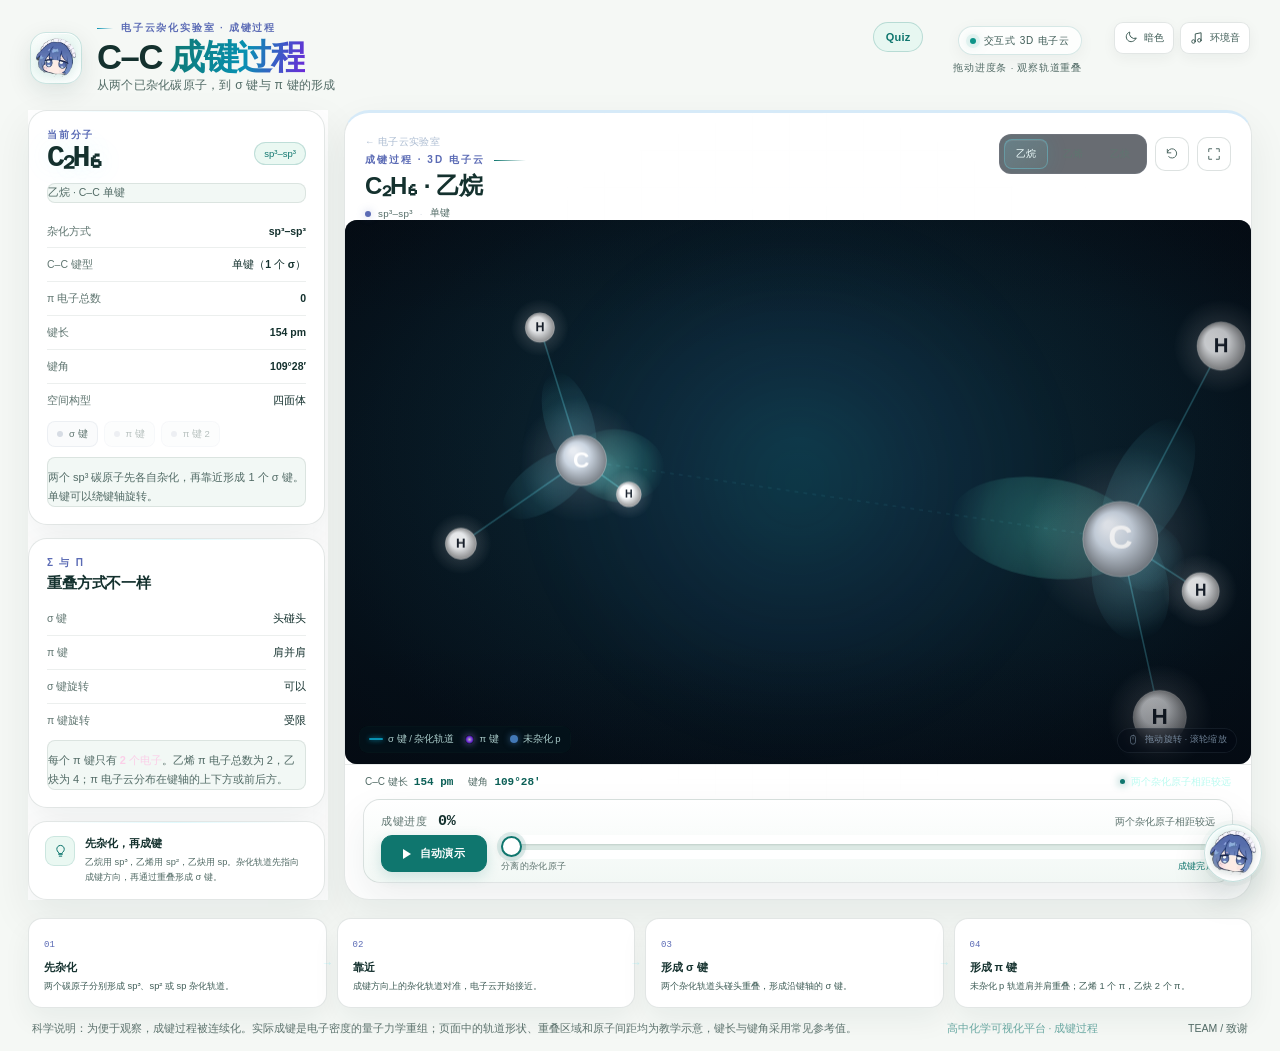
<file: bond-formation.html>
<!DOCTYPE html>
<html lang="zh-CN" data-theme="light">
<head>
<meta charset="UTF-8" />
<meta name="viewport" content="width=device-width, initial-scale=1.0, viewport-fit=cover" />
<meta name="theme-color" content="#f5f8f5" />
<title>C–C 成键过程 · 乙烷 / 乙烯 / 乙炔 · 高中化学可视化平台</title>
<meta name="description" content="交互式碳碳成键过程：观察两个已杂化碳原子靠近，形成 σ 键，以及乙烯、乙炔中的 π 键。拖动进度条观看乙烷、乙烯、乙炔的成键过程。" />
<link rel="icon" href="favicon-whale.png" type="image/png" />
<link rel="apple-touch-icon" href="whale-icon.png" />
<style>
  :root {
    --bg: #04070f;
    --line: rgba(148, 163, 184, 0.14);
    --text: #eaf3ff;
    --muted: #8ea4c0;
    --dim: #5e728c;
    --cyan: #67e8f9;
    --teal: #5eead4;
    --violet: #a78bfa;
    --pink: #f472b6;
    --amber: #fbbf24;
    --mono: "Cascadia Code", "SFMono-Regular", Consolas, "Liberation Mono", monospace;
    color-scheme: dark;
  }
  * { box-sizing: border-box; }
  html { scroll-behavior: smooth; }
  body {
    margin: 0;
    min-height: 100vh;
    background: var(--bg);
    color: var(--text);
    font-family: "Segoe UI Variable", "Segoe UI", "PingFang SC", "Hiragino Sans GB", "Microsoft YaHei", sans-serif;
    -webkit-font-smoothing: antialiased;
    text-rendering: optimizeLegibility;
    overflow-x: hidden;
  }
  button { font: inherit; }
  a { color: inherit; }
  button, a { -webkit-tap-highlight-color: transparent; }
  :focus-visible { outline: 2px solid rgba(103, 232, 249, 0.8); outline-offset: 3px; }

  .page-glow {
    position: fixed;
    inset: 0;
    z-index: -2;
    pointer-events: none;
    background:
      radial-gradient(920px 650px at 5% -8%, rgba(20, 184, 166, 0.15), transparent 64%),
      radial-gradient(1000px 760px at 98% 2%, rgba(91, 33, 182, 0.15), transparent 68%),
      radial-gradient(900px 700px at 55% 108%, rgba(14, 116, 144, 0.11), transparent 66%),
      linear-gradient(160deg, #050a14 0%, #04070f 55%, #050811 100%);
  }
  .page-glow::after {
    content: "";
    position: absolute;
    inset: 0;
    opacity: 0.22;
    background-image:
      linear-gradient(rgba(148, 163, 184, 0.04) 1px, transparent 1px),
      linear-gradient(90deg, rgba(148, 163, 184, 0.04) 1px, transparent 1px);
    background-size: 46px 46px;
    mask-image: radial-gradient(circle at 50% 38%, black, transparent 77%);
    -webkit-mask-image: radial-gradient(circle at 50% 38%, black, transparent 77%);
  }
  .shell {
    width: min(1580px, 100%);
    min-height: 100vh;
    margin: 0 auto;
    padding: 22px 28px 14px;
    display: flex;
    flex-direction: column;
  }

  /* header */
  .site-header {
    display: flex;
    justify-content: space-between;
    align-items: flex-start;
    gap: 24px;
    padding: 0 2px 16px;
    animation: rise .7s cubic-bezier(.22,.8,.3,1) both;
  }
  .brand { display: flex; align-items: center; gap: 15px; min-width: 0; color: inherit; text-decoration: none; }
  .brand:hover { opacity: .85; }
  .brand-mark {
    width: 52px; height: 52px; flex: 0 0 auto;
    border-radius: 16px;
    border: 1px solid rgba(103, 232, 249, 0.2);
    background:
      radial-gradient(circle at 32% 24%, rgba(103, 232, 249, 0.2), transparent 55%),
      linear-gradient(150deg, rgba(11, 28, 46, 0.9), rgba(5, 11, 22, 0.95));
    box-shadow: inset 0 1px 0 rgba(255, 255, 255, 0.08), 0 12px 34px rgba(0, 0, 0, 0.34);
    display: grid; place-items: center;
  }
  .brand-mark svg { width: 40px; height: 40px; }
  .kicker {
    display: flex; align-items: center; gap: 8px;
    color: var(--cyan); font-size: 9.5px; font-weight: 650;
    letter-spacing: .19em; text-transform: uppercase;
  }
  .kicker::before { content: ""; width: 16px; height: 1px; background: linear-gradient(90deg, var(--cyan), transparent); }
  .brand h1 { margin: 4px 0 2px; font-size: clamp(26px, 2.7vw, 37px); line-height: 1.05; letter-spacing: -.04em; font-weight: 760; }
  .brand h1 span {
    background: linear-gradient(105deg, #e7fdff, var(--cyan) 45%, #c4b5fd);
    -webkit-background-clip: text; background-clip: text; color: transparent;
  }
  .brand p { margin: 0; color: var(--muted); font-size: 12px; letter-spacing: .02em; }
  .header-meta { display: flex; flex-direction: column; align-items: flex-end; gap: 7px; padding-top: 4px; flex: 0 0 auto; }
  .meta-pill {
    display: inline-flex; align-items: center; gap: 8px; height: 29px; padding: 0 11px;
    border: 1px solid rgba(103, 232, 249, 0.16); border-radius: 999px;
    background: rgba(8, 20, 34, 0.62); color: #c7e9ef; font-size: 10px; letter-spacing: .08em; white-space: nowrap;
  }
  .live-dot {
    width: 6px; height: 6px; border-radius: 50%; background: var(--teal);
    box-shadow: 0 0 0 4px rgba(94, 234, 212, 0.08), 0 0 12px rgba(94, 234, 212, 0.8);
    animation: breathe 2.6s ease-in-out infinite;
  }
  .meta-note { color: var(--dim); font-size: 9.5px; letter-spacing: .08em; }

  /* layout */
  .main {
    flex: 1; min-height: 640px;
    display: grid; grid-template-columns: 300px minmax(0, 1fr);
    grid-template-areas: "sidebar stage"; gap: 16px;
  }
  .sidebar {
    grid-area: sidebar; min-height: 0; overflow-y: auto; overscroll-behavior: contain;
    display: flex; flex-direction: column; gap: 13px; padding-right: 3px;
    scrollbar-width: thin; scrollbar-color: rgba(103, 232, 249, 0.2) transparent;
  }
  .sidebar::-webkit-scrollbar { width: 5px; }
  .sidebar::-webkit-scrollbar-thumb { background: rgba(103, 232, 249, 0.18); border-radius: 99px; }
  .card {
    position: relative; flex: 0 0 auto; padding: 17px 18px;
    border: 1px solid var(--line); border-radius: 19px;
    background:
      radial-gradient(120% 100% at 0% 0%, rgba(103, 232, 249, 0.045), transparent 48%),
      linear-gradient(155deg, rgba(13, 24, 43, 0.83), rgba(7, 14, 27, 0.72));
    box-shadow: 0 22px 60px rgba(0, 0, 0, 0.22), inset 0 1px 0 rgba(255, 255, 255, 0.045);
    backdrop-filter: blur(18px); -webkit-backdrop-filter: blur(18px);
    animation: rise .62s cubic-bezier(.22,.8,.3,1) both;
  }
  .sidebar .card:nth-child(1) { animation-delay: .05s; }
  .sidebar .card:nth-child(2) { animation-delay: .11s; }
  .sidebar .card:nth-child(3) { animation-delay: .17s; }
  .card::before {
    content: ""; position: absolute; inset: 0 18px auto; height: 1px;
    background: linear-gradient(90deg, transparent, rgba(103, 232, 249, 0.2), transparent);
  }
  .card-kicker { color: var(--dim); font-size: 9.5px; font-weight: 650; letter-spacing: .18em; text-transform: uppercase; }
  .card h3 { margin: 3px 0 0; font-size: 15px; line-height: 1.3; letter-spacing: -.01em; font-weight: 650; }
  .current-head { display: flex; align-items: flex-start; justify-content: space-between; gap: 10px; }
  .formula { font-family: var(--mono); font-size: 30px; line-height: 1.1; font-weight: 600; letter-spacing: -.06em; color: #f2ffff; text-shadow: 0 0 26px rgba(103, 232, 249, .18); }
  .formula small { font-size: 15px; color: var(--cyan); letter-spacing: 0; }
  .geometry-badge {
    display: inline-flex; align-items: center; height: 23px; padding: 0 9px;
    border: 1px solid rgba(103, 232, 249, 0.2); border-radius: 999px;
    background: rgba(103, 232, 249, 0.07); color: #bff8ff; font-size: 9.5px; white-space: nowrap;
  }
  .current-desc { margin: 8px 0 12px; color: var(--muted); font-size: 10.5px; line-height: 1.65; }
  .fact-list { margin-top: 3px; }
  .fact-row {
    display: flex; justify-content: space-between; align-items: baseline; gap: 12px;
    padding: 8px 0; border-bottom: 1px solid rgba(148, 163, 184, 0.075); font-size: 10.5px;
  }
  .fact-row:last-child { border-bottom: 0; padding-bottom: 2px; }
  .fact-row span { color: var(--dim); flex: 0 0 auto; }
  .fact-row strong { color: #d8e9ff; font-size: 10.5px; font-weight: 550; text-align: right; line-height: 1.45; }
  .bond-chips { display: flex; gap: 6px; flex-wrap: wrap; margin-top: 11px; }
  .bond-chip {
    display: inline-flex; align-items: center; gap: 6px; height: 26px; padding: 0 9px;
    border: 1px solid rgba(148, 163, 184, 0.13); border-radius: 8px;
    background: rgba(148, 163, 184, 0.045); color: var(--dim); font-size: 9.5px;
    transition: .25s ease;
  }
  .bond-chip i { width: 6px; height: 6px; border-radius: 50%; background: rgba(148, 163, 184, .35); }
  .bond-chip.sigma.active { color: #bdfbf1; border-color: rgba(94, 234, 212, .28); background: rgba(94, 234, 212, .08); }
  .bond-chip.sigma.active i { background: var(--teal); box-shadow: 0 0 8px var(--teal); }
  .bond-chip.pi.active { color: #ddd6fe; border-color: rgba(167, 139, 250, .32); background: rgba(167, 139, 250, .09); }
  .bond-chip.pi.active i { background: var(--violet); box-shadow: 0 0 8px var(--violet); }
  .bond-chip.dim { opacity: .45; }
  .note { margin: 10px 0 0; padding-top: 10px; border-top: 1px solid rgba(148, 163, 184, 0.075); color: var(--dim); font-size: 9.5px; line-height: 1.65; }
  .note strong { color: #fbcfe8; font-weight: 550; }
  .tip-card { display: flex; gap: 10px; align-items: flex-start; padding: 14px 16px; }
  .tip-icon {
    width: 30px; height: 30px; flex: 0 0 auto; display: grid; place-items: center;
    border: 1px solid rgba(103, 232, 249, 0.2); border-radius: 9px;
    background: rgba(103, 232, 249, 0.07); color: var(--cyan);
  }
  .tip-icon svg { width: 15px; height: 15px; }
  .tip-copy h4 { margin: 1px 0 4px; color: #e7f3ff; font-size: 10.5px; font-weight: 650; }
  .tip-copy p { margin: 0; color: var(--dim); font-size: 9.3px; line-height: 1.6; }
  .tip-copy strong { color: #bdfbf1; font-weight: 550; }

  /* stage */
  .stage-card {
    grid-area: stage; position: relative; display: flex; flex-direction: column;
    min-height: 0; overflow: hidden; border: 1px solid var(--line); border-radius: 25px;
    background:
      radial-gradient(1100px 700px at 50% 26%, rgba(18, 58, 88, 0.34), transparent 62%),
      radial-gradient(900px 620px at 82% 92%, rgba(76, 29, 149, 0.14), transparent 70%),
      linear-gradient(155deg, #07101e 0%, #040812 58%, #060a14 100%);
    box-shadow: 0 32px 100px rgba(0, 0, 0, 0.42), inset 0 1px 0 rgba(255, 255, 255, 0.055);
    animation: rise .72s cubic-bezier(.22,.8,.3,1) both;
  }
  .stage-card::before {
    content: ""; position: absolute; inset: 0; z-index: 0; pointer-events: none; opacity: .42;
    background-image:
      linear-gradient(rgba(148, 163, 184, 0.04) 1px, transparent 1px),
      linear-gradient(90deg, rgba(148, 163, 184, 0.04) 1px, transparent 1px);
    background-size: 37px 37px;
    mask-image: radial-gradient(circle at 50% 44%, black 0%, transparent 73%);
    -webkit-mask-image: radial-gradient(circle at 50% 44%, black 0%, transparent 73%);
  }
  .stage-head {
    position: relative; z-index: 6; display: flex; justify-content: space-between;
    align-items: flex-start; gap: 16px; padding: 18px 20px 0;
  }
  .stage-heading { min-width: 0; }
  .module-home {
    display: inline-flex; align-items: center; gap: 5px; margin-bottom: 4px;
    color: rgba(142, 164, 192, .72); font-size: 9.5px; letter-spacing: .04em; text-decoration: none;
    transition: color .2s ease;
  }
  .module-home:hover { color: var(--cyan); }
  .eyebrow { display: flex; align-items: center; gap: 9px; color: var(--dim); font-size: 9.3px; font-weight: 650; letter-spacing: .2em; text-transform: uppercase; }
  .eyebrow-line { display: inline-block; width: 32px; height: 1px; background: linear-gradient(90deg, rgba(103, 232, 249, .55), transparent); }
  .stage-heading h2 { margin: 5px 0 0; font-size: clamp(19px, 1.9vw, 24px); line-height: 1.2; font-weight: 670; letter-spacing: -.03em; }
  .stage-heading h2 #formula {
    background: linear-gradient(100deg, #f4feff, #a5f3fc 58%, #c4b5fd);
    -webkit-background-clip: text; background-clip: text; color: transparent;
  }
  .stage-status { display: flex; align-items: center; gap: 7px; margin-top: 6px; color: var(--muted); font-size: 9.8px; letter-spacing: .03em; font-variant-numeric: tabular-nums; }
  .status-dot { width: 6px; height: 6px; border-radius: 50%; background: var(--teal); box-shadow: 0 0 0 4px rgba(94, 234, 212, .06), 0 0 12px rgba(94, 234, 212, .75); }
  .stage-status[data-pi="true"] .status-dot { background: var(--violet); box-shadow: 0 0 0 4px rgba(167, 139, 250, .07), 0 0 13px rgba(167, 139, 250, .8); }
  .status-sep { color: rgba(148, 163, 184, 0.35); }
  .stage-controls { display: flex; align-items: center; gap: 8px; padding-top: 3px; flex-wrap: wrap; justify-content: flex-end; }
  .mol-tabs {
    display: flex; gap: 3px; padding: 4px; border: 1px solid rgba(148, 163, 184, 0.14);
    border-radius: 12px; background: rgba(4, 10, 20, 0.6); overflow-x: auto; max-width: 100%;
    scrollbar-width: none;
  }
  .mol-tabs::-webkit-scrollbar { display: none; }
  .mol-btn {
    flex: 0 0 auto; height: 30px; padding: 0 11px; border: 1px solid transparent; border-radius: 8px;
    background: transparent; color: var(--dim); font-size: 10px; white-space: nowrap; cursor: pointer; transition: .2s ease;
  }
  .mol-btn:hover { color: #dffbff; background: rgba(103, 232, 249, 0.055); }
  .mol-btn.active {
    color: #f0ffff; border-color: rgba(103, 232, 249, 0.3);
    background: linear-gradient(145deg, rgba(103, 232, 249, 0.16), rgba(94, 234, 212, 0.06));
    box-shadow: inset 0 1px 0 rgba(255, 255, 255, 0.08), 0 0 22px rgba(34, 211, 238, 0.1);
  }
  .icon-btn {
    width: 34px; height: 34px; display: grid; place-items: center; flex: 0 0 auto;
    border: 1px solid rgba(148, 163, 184, 0.13); border-radius: 10px;
    background: rgba(4, 10, 20, 0.54); color: var(--muted); cursor: pointer; transition: .2s ease;
  }
  .icon-btn:hover { color: #effeff; border-color: rgba(103, 232, 249, 0.28); background: rgba(103, 232, 249, 0.07); }
  .icon-btn svg { width: 14px; height: 14px; }

  .stage-view {
    position: relative; flex: 1; min-height: 360px; isolation: isolate;
    touch-action: none; cursor: grab; overflow: hidden;
  }
  .stage-view.dragging { cursor: grabbing; }
  .stage-glow {
    position: absolute; left: 50%; top: 48%; width: min(60%, 560px); aspect-ratio: 1;
    transform: translate(-50%, -50%); z-index: 0; pointer-events: none; border-radius: 50%;
    background: radial-gradient(circle, rgba(34, 211, 238, 0.1) 0%, rgba(59, 130, 246, 0.05) 34%, transparent 69%);
    filter: blur(28px);
  }
  #scene { position: absolute; inset: 0; z-index: 1; width: 100%; height: 100%; display: block; }
  .stage-view::after {
    content: ""; position: absolute; inset: 0; z-index: 2; pointer-events: none;
    background:
      radial-gradient(ellipse at 50% 49%, transparent 37%, rgba(3, 7, 14, .14) 68%, rgba(3, 7, 14, .52) 100%),
      linear-gradient(180deg, rgba(4, 8, 16, .18), transparent 18%, transparent 78%, rgba(4, 8, 16, .3));
  }
  .stage-legend {
    position: absolute; left: 14px; bottom: 11px; z-index: 5;
    display: flex; align-items: center; flex-wrap: wrap; gap: 11px;
    padding: 6px 9px; border: 1px solid rgba(148, 163, 184, 0.1); border-radius: 9px;
    background: rgba(4, 10, 20, .46); color: rgba(157, 180, 204, .7); font-size: 8.5px;
    backdrop-filter: blur(8px); pointer-events: none;
  }
  .legend-item { display: inline-flex; align-items: center; gap: 5px; }
  .legend-line { width: 14px; height: 2px; border-radius: 2px; background: var(--cyan); box-shadow: 0 0 5px var(--cyan); }
  .legend-pi { width: 9px; height: 9px; border-radius: 50%; background: radial-gradient(circle, rgba(255,255,255,.7), var(--violet) 45%, transparent 72%); box-shadow: 0 0 7px rgba(167,139,250,.55); }
  .legend-p { width: 8px; height: 8px; border-radius: 50%; background: rgba(96,165,250,.7); box-shadow: 0 0 7px rgba(96,165,250,.5); }
  .view-hint {
    position: absolute; right: 14px; bottom: 11px; z-index: 5;
    display: flex; align-items: center; gap: 6px; height: 25px; padding: 0 9px;
    border: 1px solid rgba(148, 163, 184, .11); border-radius: 999px;
    background: rgba(4, 10, 20, .46); color: rgba(157, 180, 204, .7); font-size: 8.5px;
    letter-spacing: .03em; backdrop-filter: blur(8px); pointer-events: none; user-select: none;
  }
  .view-hint svg { width: 12px; height: 12px; opacity: .8; }
  .stage-foot {
    position: relative; z-index: 6; display: flex; align-items: center; gap: 15px; flex-wrap: wrap;
    padding: 10px 20px; border-top: 1px solid rgba(148, 163, 184, .08); background: rgba(5, 12, 23, .44);
    color: var(--dim); font-size: 9px;
  }
  .foot-item { display: inline-flex; align-items: baseline; gap: 6px; }
  .foot-item strong { color: #e9fbff; font-family: var(--mono); font-size: 11px; font-weight: 550; }
  .foot-spacer { margin-left: auto; }
  .phase-label { display: inline-flex; align-items: center; gap: 6px; color: #bdfbf1; }
  .phase-label i { width: 5px; height: 5px; border-radius: 50%; background: var(--teal); box-shadow: 0 0 9px var(--teal); }

  /* progress dock */
  .progress-dock {
    position: relative; z-index: 7; flex: 0 0 auto; margin: 0 18px 16px; padding: 13px 17px 9px;
    border: 1px solid rgba(148, 163, 184, .15); border-radius: 17px;
    background:
      radial-gradient(120% 180% at 0% 0%, rgba(103, 232, 249, .05), transparent 50%),
      linear-gradient(180deg, rgba(9, 18, 33, .92), rgba(5, 11, 22, .95));
    box-shadow: 0 22px 50px rgba(0, 0, 0, .34), inset 0 1px 0 rgba(255, 255, 255, .045);
    backdrop-filter: blur(20px); -webkit-backdrop-filter: blur(20px);
  }
  .progress-top { display: flex; justify-content: space-between; align-items: baseline; gap: 14px; margin-bottom: 5px; }
  .progress-label { color: var(--muted); font-size: 10.5px; letter-spacing: .06em; white-space: nowrap; }
  .progress-label strong { margin-left: 7px; color: #f4ffff; font-family: var(--mono); font-size: 15px; font-weight: 600; letter-spacing: -.03em; }
  .progress-message { color: var(--dim); font-size: 9.5px; text-align: right; white-space: nowrap; overflow: hidden; text-overflow: ellipsis; }
  .slider-row { display: flex; align-items: center; gap: 14px; }
  .play-btn {
    display: inline-flex; align-items: center; justify-content: center; gap: 9px;
    height: 37px; min-width: 106px; padding: 0 13px; flex: 0 0 auto;
    border: 1px solid rgba(103, 232, 249, .23); border-radius: 11px;
    background: linear-gradient(145deg, rgba(103, 232, 249, .11), rgba(94, 234, 212, .045));
    color: #dffcff; font-size: 10.5px; font-weight: 650; letter-spacing: .03em; transition: .2s ease;
  }
  .play-btn:hover { border-color: rgba(103, 232, 249, .42); background: linear-gradient(145deg, rgba(103, 232, 249, .17), rgba(94, 234, 212, .07)); box-shadow: 0 0 26px rgba(34, 211, 238, .1); }
  .play-icon { width: 0; height: 0; border-top: 5px solid transparent; border-bottom: 5px solid transparent; border-left: 8px solid currentColor; filter: drop-shadow(0 0 5px rgba(103, 232, 249, .45)); }
  .play-btn.playing .play-icon { width: 9px; height: 11px; border: 0; border-left: 3px solid currentColor; border-right: 3px solid currentColor; }
  .range-wrap { flex: 1; min-width: 0; }
  .range-labels { display: flex; justify-content: space-between; gap: 10px; margin-top: 1px; color: var(--dim); font-size: 9px; letter-spacing: .04em; }
  .range-labels span:last-child { color: rgba(103, 232, 249, .62); }
  input[type="range"] { -webkit-appearance: none; appearance: none; display: block; width: 100%; height: 24px; margin: 0; padding: 0; background: transparent; cursor: pointer; }
  input[type="range"]::-webkit-slider-runnable-track {
    width: 100%; height: 6px; border-radius: 999px;
    background: linear-gradient(90deg, #67e8f9 0%, #5eead4 var(--p, 0%), rgba(148, 163, 184, .15) var(--p, 0%), rgba(148, 163, 184, .15) 100%);
    box-shadow: inset 0 1px 3px rgba(0, 0, 0, .5);
  }
  input[type="range"]::-webkit-slider-thumb {
    -webkit-appearance: none; appearance: none; width: 21px; height: 21px; margin-top: -7.5px; border-radius: 50%;
    border: 2px solid rgba(215, 253, 255, .95); background: #ecfeff;
    box-shadow: 0 0 0 5px rgba(103, 232, 249, .1), 0 0 22px rgba(103, 232, 249, .7), 0 2px 8px rgba(0, 0, 0, .4);
  }
  input[type="range"]::-moz-range-track { width: 100%; height: 6px; border-radius: 999px; background: rgba(148, 163, 184, .15); box-shadow: inset 0 1px 3px rgba(0, 0, 0, .5); }
  input[type="range"]::-moz-range-progress { height: 6px; border-radius: 999px; background: linear-gradient(90deg, #67e8f9, #5eead4); }
  input[type="range"]::-moz-range-thumb { width: 19px; height: 19px; border: 2px solid rgba(215, 253, 255, .95); border-radius: 50%; background: #ecfeff; box-shadow: 0 0 0 5px rgba(103, 232, 249, .1), 0 0 22px rgba(103, 232, 249, .7); }

  /* steps */
  .steps { display: grid; grid-template-columns: repeat(4, minmax(0, 1fr)); gap: 10px; margin: 18px 0 0; animation: rise .7s .15s cubic-bezier(.22,.8,.3,1) both; }
  .step { position: relative; padding: 14px 15px; border: 1px solid rgba(148, 163, 184, .1); border-radius: 14px; background: rgba(7, 15, 28, .54); }
  .step-num { color: rgba(103, 232, 249, .48); font-family: var(--mono); font-size: 9px; }
  .step h4 { margin: 9px 0 4px; color: #e8f7ff; font-size: 11px; font-weight: 600; }
  .step p { margin: 0; color: var(--dim); font-size: 9.3px; line-height: 1.6; }
  .step:not(:last-child)::after { content: "→"; position: absolute; right: -8px; top: 50%; transform: translateY(-50%); color: rgba(103, 232, 249, .3); font-size: 12px; }
  .site-footer { display: flex; justify-content: space-between; gap: 22px; padding: 12px 4px 0; color: rgba(94, 114, 140, .9); font-size: 9.2px; line-height: 1.55; }
  .site-footer p { margin: 0; max-width: 920px; }
  .footer-tag { flex: 0 0 auto; color: rgba(103, 232, 249, .48); white-space: nowrap; }
  @keyframes rise { from { opacity: 0; transform: translateY(10px); } to { opacity: 1; transform: translateY(0); } }
  @keyframes breathe { 0%,100% { opacity: .65; transform: scale(.9); } 50% { opacity: 1; transform: scale(1.12); } }

  @media (max-width: 1120px) {
    .shell { padding-left: 20px; padding-right: 20px; }
    .main { grid-template-columns: 278px minmax(0, 1fr); }
    .stage-head { padding-left: 16px; padding-right: 16px; }
    .progress-dock { margin-left: 14px; margin-right: 14px; }
    .mol-btn { padding: 0 9px; }
  }
  @media (max-width: 980px) {
    .shell { padding: 18px 16px 14px; }
    .main { grid-template-columns: 1fr; grid-template-areas: "stage" "sidebar"; min-height: 0; }
    .stage-card { min-height: 680px; }
    .sidebar { display: grid; grid-template-columns: 1fr 1fr; overflow: visible; }
    .sidebar .card:nth-child(1) { grid-column: 1 / -1; }
    .sidebar .card:nth-child(2) { grid-column: 1; }
    .sidebar .card:nth-child(3) { grid-column: 2; align-self: start; }
    .steps { grid-template-columns: 1fr 1fr; }
    .step:nth-child(2)::after { display: none; }
    .site-header { padding-bottom: 14px; }
  }
  @media (max-width: 680px) {
    .shell { padding: 14px 12px 10px; }
    .brand { gap: 11px; }
    .brand-mark { width: 44px; height: 44px; border-radius: 13px; }
    .brand-mark svg { width: 34px; height: 34px; }
    .brand h1 { font-size: clamp(23px, 7vw, 31px); }
    .brand p { display: none; }
    .kicker { font-size: 8.5px; letter-spacing: .14em; }
    .header-meta { display: none; }
    .stage-card { min-height: 0; }
    .stage-head { flex-direction: column; align-items: stretch; gap: 11px; padding: 15px 13px 0; }
    .stage-controls { justify-content: flex-start; padding-top: 0; width: 100%; }
    .mol-tabs { flex: 1; min-width: 0; }
    .mol-btn { flex: 1; padding: 0 5px; }
    .icon-btn { width: 33px; }
    .stage-view { min-height: 330px; }
    .stage-foot { padding: 9px 13px; gap: 9px; font-size: 8.5px; }
    .foot-spacer { margin-left: 0; }
    .progress-dock { margin: 0 10px 10px; padding: 11px 12px 7px; }
    .progress-message { display: none; }
    .slider-row { gap: 10px; }
    .play-btn { min-width: 44px; width: 44px; height: 44px; padding: 0; border-radius: 50%; }
    .play-btn span:last-child { display: none; }
    .stage-legend { left: 9px; bottom: 8px; gap: 7px; font-size: 8px; padding: 5px 7px; }
    .view-hint { right: 8px; bottom: 8px; font-size: 8px; height: 23px; }
    .sidebar { grid-template-columns: 1fr; }
    .sidebar .card:nth-child(2), .sidebar .card:nth-child(3) { grid-column: 1; }
    .steps { grid-template-columns: 1fr; margin-top: 13px; }
    .step:not(:last-child)::after { display: none; }
    .site-footer { flex-direction: column; gap: 5px; }
  }
  @media (max-width: 420px) { .stage-view { min-height: 300px; } }
  @media (prefers-reduced-motion: reduce) {
    *, *::before, *::after { animation-duration: .001ms !important; animation-iteration-count: 1 !important; transition-duration: .001ms !important; scroll-behavior: auto !important; }
  }

  /* Embedded mode: show only the rotatable 3D bond scene. */
  body.embed { background: transparent !important; overflow: hidden; }
  body.embed .page-glow,
  body.embed .site-header,
  body.embed .sidebar,
  body.embed .steps,
  body.embed .site-footer,
  body.embed .stage-head,
  body.embed .stage-foot,
  body.embed .progress-dock { display: none !important; }
  body.embed .shell { width: 100% !important; max-width: none !important; min-height: 100vh !important; padding: 0 !important; background: transparent !important; }
  body.embed .main { display: block !important; min-height: 100vh !important; background: transparent !important; }
  body.embed .stage-card { min-height: 100vh !important; border: 0 !important; border-radius: 0 !important; background: transparent !important; box-shadow: none !important; }
  body.embed .stage-card::before { display: none !important; }
  body.embed .stage-view { min-height: 100vh !important; background: transparent !important; }
</style>
  <meta name="copyright" content="© 2026 chemLeon6657. All rights reserved." />
  <meta name="rights" content="All rights reserved. No copying, modification or redistribution without prior written permission." />
  <link rel="license" href="rights.html" />
  <!-- © 2026 chemLeon6657. All rights reserved. See rights.html. -->
<link rel="stylesheet" href="site-theme.css" />
<script>try{var t=localStorage.getItem("cvl-theme");document.documentElement.dataset.theme=t==="dark"?"dark":"light";}catch(e){document.documentElement.dataset.theme="light";}</script>
</head>
<body data-palette="cellbio">
<div class="page-glow" aria-hidden="true"></div>

<div class="shell">
  <header class="site-header">
    <a class="brand" href="./" title="返回平台首页" aria-label="返回高中化学可视化平台首页">
      <div class="brand-mark" aria-hidden="true"><img src="whale-icon.png" alt="" width="40" height="40" decoding="async" /></div>
      <div>
        <div class="kicker">电子云杂化实验室 · 成键过程</div>
        <h1>C–C <span>成键过程</span></h1>
        <p>从两个已杂化碳原子，到 σ 键与 π 键的形成</p>
      </div>
    </a>
    <div class="header-meta">
      <div class="meta-pill"><span class="live-dot"></span>交互式 3D 电子云</div>
      <div class="meta-note">拖动进度条 · 观察轨道重叠</div>
    </div>
  </header>

  <main class="main">
    <section class="stage-card" id="stageCard" aria-label="碳碳成键过程三维视图">
      <div class="stage-head">
        <div class="stage-heading">
          <a class="module-home" href="electron-cloud.html">← 电子云实验室</a>
          <div class="eyebrow">成键过程 · 3D 电子云 <span class="eyebrow-line"></span></div>
          <h2><span id="formula">C₂H₆</span> · <span id="molName">乙烷</span></h2>
          <div class="stage-status" id="stageStatus" data-pi="false">
            <span class="status-dot"></span>
            <span id="hybridText">sp³–sp³</span>
            <span class="status-sep">·</span>
            <span id="bondText">单键</span>
          </div>
        </div>
        <div class="stage-controls">
          <div class="mol-tabs" role="group" aria-label="选择分子">
            <button class="mol-btn active" type="button" data-mol="ethane">乙烷</button>
            <button class="mol-btn" type="button" data-mol="ethene">乙烯</button>
            <button class="mol-btn" type="button" data-mol="ethyne">乙炔</button>
          </div>
          <button class="icon-btn" id="resetViewBtn" type="button" title="重置视角" aria-label="重置视角">
            <svg viewBox="0 0 24 24" fill="none" stroke="currentColor" stroke-width="1.7" stroke-linecap="round" stroke-linejoin="round" aria-hidden="true"><path d="M4 10a8 8 0 1 1 2.3 6.7"/><path d="M4 4v6h6"/></svg>
          </button>
          <button class="icon-btn" id="fullscreenBtn" type="button" title="全屏观察" aria-label="全屏观察">
            <svg viewBox="0 0 24 24" fill="none" stroke="currentColor" stroke-width="1.7" stroke-linecap="round" stroke-linejoin="round" aria-hidden="true"><path d="M8 3H3v5M16 3h5v5M8 21H3v-5M21 16v5h-5"/></svg>
          </button>
        </div>
      </div>

      <div class="stage-view" id="stageView" aria-label="可拖动旋转的碳碳成键三维视图">
        <div class="stage-glow" aria-hidden="true"></div>
        <canvas id="scene" aria-hidden="true"></canvas>
        <div class="stage-legend" aria-hidden="true">
          <span class="legend-item"><i class="legend-line"></i>σ 键 / 杂化轨道</span>
          <span class="legend-item"><i class="legend-pi"></i>π 键</span>
          <span class="legend-item"><i class="legend-p"></i>未杂化 p</span>
        </div>
        <div class="view-hint" aria-hidden="true">
          <svg viewBox="0 0 24 24" fill="none" stroke="currentColor" stroke-width="1.6" stroke-linecap="round" stroke-linejoin="round"><rect x="7" y="2.5" width="10" height="18" rx="5"/><path d="M12 6v4"/></svg>
          拖动旋转 · 滚轮缩放
        </div>
      </div>

      <div class="stage-foot">
        <div class="foot-item">C–C 键长 <strong id="bondLength">154 pm</strong></div>
        <div class="foot-item">键角 <strong id="bondAngle">109°28′</strong></div>
        <div class="foot-spacer"></div>
        <div class="phase-label" id="phaseLabel"><i></i><span id="phaseText">两个杂化原子相距较远</span></div>
      </div>

      <div class="progress-dock">
        <div class="progress-top">
          <div class="progress-label">成键进度 <strong id="progressPercent">0%</strong></div>
          <div class="progress-message" id="progressMessage">两个杂化碳原子相距较远</div>
        </div>
        <div class="slider-row">
          <button class="play-btn" id="playBtn" type="button" aria-pressed="false" aria-label="自动演示成键过程">
            <span class="play-icon" aria-hidden="true"></span>
            <span id="playLabel">自动演示</span>
          </button>
          <div class="range-wrap">
            <input id="progressRange" type="range" min="0" max="100" step="1" value="0" aria-label="碳碳成键进度，从 0% 到 100%" aria-valuetext="0%，两个杂化原子" />
            <div class="range-labels"><span>分离的杂化原子</span><span>成键完成</span></div>
          </div>
        </div>
      </div>
    </section>

    <aside class="sidebar" aria-label="成键信息">
      <section class="card">
        <div class="card-kicker">当前分子</div>
        <div class="current-head">
          <div class="formula" id="sideFormula">C₂H₆</div>
          <span class="geometry-badge" id="hybridBadge">sp³–sp³</span>
        </div>
        <p class="current-desc" id="sideName">乙烷 · 碳碳单键</p>
        <div class="fact-list">
          <div class="fact-row"><span>杂化方式</span><strong id="factHybrid">sp³–sp³</strong></div>
          <div class="fact-row"><span>C–C 键型</span><strong id="factBondType">单键（1 个 σ）</strong></div>
          <div class="fact-row"><span>π 电子总数</span><strong id="factPiElectrons">0</strong></div>
          <div class="fact-row"><span>键长</span><strong id="factLength">154 pm</strong></div>
          <div class="fact-row"><span>键角</span><strong id="factAngle">109°28′</strong></div>
          <div class="fact-row"><span>空间构型</span><strong id="factGeometry">四面体</strong></div>
        </div>
        <div class="bond-chips">
          <span class="bond-chip sigma" id="sigmaChip" data-state="idle"><i></i>σ 键</span>
          <span class="bond-chip pi" id="piChip1" data-state="idle"><i></i>π 键</span>
          <span class="bond-chip pi" id="piChip2" data-state="idle"><i></i>π 键 2</span>
        </div>
        <p class="note" id="sideNote">两个 sp³ 碳原子先各自杂化，再靠近形成 1 个 σ 键。单键可以绕键轴旋转。</p>
      </section>

      <section class="card">
        <div class="card-kicker">σ 与 π</div>
        <h3>重叠方式不一样</h3>
        <div class="fact-list" style="margin-top:10px">
          <div class="fact-row"><span>σ 键</span><strong>头碰头</strong></div>
          <div class="fact-row"><span>π 键</span><strong>肩并肩</strong></div>
          <div class="fact-row"><span>σ 键旋转</span><strong>可以</strong></div>
          <div class="fact-row"><span>π 键旋转</span><strong>受限</strong></div>
        </div>
        <p class="note">每个 π 键只有 <strong>2 个电子</strong>。乙烯 π 电子总数为 2，乙炔为 4；π 电子云分布在键轴的上下方或前后方。</p>
      </section>

      <section class="card tip-card">
        <div class="tip-icon" aria-hidden="true">
          <svg viewBox="0 0 24 24" fill="none" stroke="currentColor" stroke-width="1.6" stroke-linecap="round" stroke-linejoin="round"><path d="M9 18h6M10 21h4"/><path d="M8.2 14.5a6 6 0 1 1 7.6 0c-.8.7-1.3 1.5-1.3 2.5H9.5c0-1-.5-1.8-1.3-2.5Z"/></svg>
        </div>
        <div class="tip-copy">
          <h4>先杂化，再成键</h4>
          <p>乙烷用 sp³，乙烯用 sp²，乙炔用 sp。杂化轨道先指向成键方向，再通过重叠形成 σ 键。</p>
        </div>
      </section>
    </aside>
  </main>

  <section class="steps" aria-label="成键过程示意">
    <div class="step"><span class="step-num">01</span><h4>先杂化</h4><p>两个碳原子分别形成 sp³、sp² 或 sp 杂化轨道。</p></div>
    <div class="step"><span class="step-num">02</span><h4>靠近</h4><p>成键方向上的杂化轨道对准，电子云开始接近。</p></div>
    <div class="step"><span class="step-num">03</span><h4>形成 σ 键</h4><p>两个杂化轨道头碰头重叠，形成沿键轴的 σ 键。</p></div>
    <div class="step"><span class="step-num">04</span><h4>形成 π 键</h4><p>未杂化 p 轨道肩并肩重叠；乙烯 1 个 π，乙炔 2 个 π。</p></div>
  </section>

  <footer class="site-footer">
    <p>科学说明：为便于观察，成键过程被连续化。实际成键是电子密度的量子力学重组；页面中的轨道形状、重叠区域和原子间距均为教学示意，键长与键角采用常见参考值。</p>
    <span class="footer-tag">高中化学可视化平台 · 成键过程</span>
  </footer>
</div>

<script>
(() => {
  "use strict";

  const TAU = Math.PI * 2;
  const FOV = 38 * Math.PI / 180;
  const H_BOND = 1.95;
  const clamp = (v, a, b) => Math.min(b, Math.max(a, v));
  const lerp = (a, b, t) => a + (b - a) * t;
  const dot = (a, b) => a[0] * b[0] + a[1] * b[1] + a[2] * b[2];
  const norm = (v) => { const l = Math.hypot(v[0], v[1], v[2]) || 1; return [v[0] / l, v[1] / l, v[2] / l]; };
  const smooth = (a, b, x) => { const t = clamp((x - a) / (b - a), 0, 1); return t * t * (3 - 2 * t); };

  function cross(a, b) {
    return [a[1] * b[2] - a[2] * b[1], a[2] * b[0] - a[0] * b[2], a[0] * b[1] - a[1] * b[0]];
  }

  // Tetrahedral directions with one vertex along +x.
  const tetraOut = [0, 120, 240].map((deg) => {
    const a = deg * Math.PI / 180;
    const r = Math.sqrt(8 / 9);
    return [-1 / 3, r * Math.cos(a), r * Math.sin(a)];
  });
  const sp2Out = [0, 1].map((i) => {
    const a = i ? -120 : 120;
    const rad = a * Math.PI / 180;
    return [-.5, 0, Math.sqrt(3) / 2 * Math.sin(rad) * -1];
  });
  // Explicit, reliable sp2 outward directions in the xz plane.
  const SP2_OUT = [[-.5, 0, Math.sqrt(3) / 2], [-.5, 0, -Math.sqrt(3) / 2]];

  const MOLECULES = {
    ethane: {
      key: "ethane", formula: "C₂H₆", name: "乙烷", hybrid: "sp³–sp³", short: "sp³",
      bondType: "单键（1 个 σ）", length: "154 pm", angle: "109°28′", geometry: "四面体",
      sigma: 1, pi: 0, far: 7.25, near: 3.3,
      outwardL: tetraOut, outwardR: tetraOut.map((v) => [-v[0], v[1], v[2]]),
      pAxes: [], view: { yaw: .55, pitch: .24, distance: 9.4 },
      note: "两个 sp³ 碳原子先各自杂化，再靠近形成 1 个 σ 键。单键可以绕键轴旋转。"
    },
    ethene: {
      key: "ethene", formula: "C₂H₄", name: "乙烯", hybrid: "sp²–sp²", short: "sp²",
      bondType: "双键（1 个 σ + 1 个 π）", length: "134 pm", angle: "120°", geometry: "平面三角形",
      sigma: 1, pi: 1, far: 7.15, near: 3.25,
      outwardL: SP2_OUT, outwardR: SP2_OUT.map((v) => [-v[0], v[1], v[2]]),
      pAxes: [[0, 1, 0]], view: { yaw: .55, pitch: .34, distance: 9.2 },
      note: "两个 sp² 碳原子形成 σ 键；各自未杂化的 2p 轨道垂直于分子平面，侧面重叠形成 1 个 π 键，所以 C=C 不能自由旋转。"
    },
    ethyne: {
      key: "ethyne", formula: "C₂H₂", name: "乙炔", hybrid: "sp–sp", short: "sp",
      bondType: "三键（1 个 σ + 2 个 π）", length: "120 pm", angle: "180°", geometry: "直线形",
      sigma: 1, pi: 2, far: 7.05, near: 3.15,
      outwardL: [[-1, 0, 0]], outwardR: [[1, 0, 0]],
      pAxes: [[0, 1, 0], [0, 0, 1]], view: { yaw: .785, pitch: .615, distance: 9.2 },
      note: "两个 sp 碳原子沿键轴形成 σ 键；每个碳还有两个相互垂直的未杂化 p 轨道，分别侧面重叠形成 2 个 π 键，C≡C 呈直线形。"
    }
  };

  const params = new URLSearchParams(window.location.search);
  if (params.get("embed") === "1") document.body.classList.add("embed");
  const initial = MOLECULES[params.get("mol")] ? params.get("mol") : "ethane";
  let current = initial;
  let model = MOLECULES[current];
  const initialT = Number.parseFloat(params.get("t") || "0");
  let progress = Number.isFinite(initialT) ? clamp(initialT, 0, 1) : 0;
  let playing = false;
  let playStart = 0;
  let playFrom = 0;
  const PLAY_MS = 7200;
  let lastPercent = -1;
  let lastStage = "";

  const stageCard = document.getElementById("stageCard");
  const stageView = document.getElementById("stageView");
  const canvas = document.getElementById("scene");
  const ctx = canvas.getContext("2d");
  const formulaEl = document.getElementById("formula");
  const molName = document.getElementById("molName");
  const stageStatus = document.getElementById("stageStatus");
  const hybridText = document.getElementById("hybridText");
  const bondText = document.getElementById("bondText");
  const bondLength = document.getElementById("bondLength");
  const bondAngle = document.getElementById("bondAngle");
  const phaseLabel = document.getElementById("phaseLabel");
  const phaseText = document.getElementById("phaseText");
  const progressPercent = document.getElementById("progressPercent");
  const progressMessage = document.getElementById("progressMessage");
  const progressRange = document.getElementById("progressRange");
  const playBtn = document.getElementById("playBtn");
  const playLabel = document.getElementById("playLabel");
  const sideFormula = document.getElementById("sideFormula");
  const hybridBadge = document.getElementById("hybridBadge");
  const sideName = document.getElementById("sideName");
  const factHybrid = document.getElementById("factHybrid");
  const factBondType = document.getElementById("factBondType");
  const factPiElectrons = document.getElementById("factPiElectrons");
  const factLength = document.getElementById("factLength");
  const factAngle = document.getElementById("factAngle");
  const factGeometry = document.getElementById("factGeometry");
  const sigmaChip = document.getElementById("sigmaChip");
  const piChip1 = document.getElementById("piChip1");
  const piChip2 = document.getElementById("piChip2");
  const sideNote = document.getElementById("sideNote");
  const resetViewBtn = document.getElementById("resetViewBtn");
  const fullscreenBtn = document.getElementById("fullscreenBtn");
  const molButtons = Array.from(document.querySelectorAll(".mol-btn"));

  let vw = 1, vh = 1, dpr = 1, cssW = 1, cssH = 1;
  let yaw = model.view.yaw, pitch = model.view.pitch, distance = model.view.distance;
  let yawTarget = yaw, pitchTarget = pitch, distanceTarget = distance;
  let dragging = false, lastX = 0, lastY = 0;
  let lastFrame = performance.now();
  let viewMat = null, projMat = null;

  function phaseFor(p) {
    if (p < .18) return "far";
    if (p < .46) return "approach";
    if (p < .7) return "sigma";
    if (model.pi > 0 && p < .92) return "pi";
    return "done";
  }

  function phaseTextFor(state) {
    if (state === "far") return "两个杂化原子相距较远";
    if (state === "approach") return "杂化轨道开始靠近";
    if (state === "sigma") return "σ 键正在形成：头碰头重叠";
    if (state === "pi") return model.pi > 1 ? "π 键正在形成：两组 p 轨道肩并肩" : "π 键正在形成：p 轨道肩并肩";
    if (model.pi === 0) return "σ 键形成，C–C 单键完成";
    if (model.pi === 1) return "C=C 双键完成：1 个 σ + 1 个 π";
    return "C≡C 三键完成：1 个 σ + 2 个 π";
  }

  function syncUI(force = false) {
    const state = phaseFor(progress);
    const pct = Math.round(progress * 100);
    const sigmaStrength = smooth(.42, .72, progress);
    const pi1Strength = smooth(.68, .9, progress);
    const pi2Strength = smooth(.82, .99, progress);

    formulaEl.textContent = model.formula;
    molName.textContent = model.name;
    sideFormula.textContent = model.formula;
    hybridBadge.textContent = model.hybrid;
    sideName.textContent = `${model.name} · C–C ${model.bondType.includes("单键") ? "单键" : model.bondType.includes("双键") ? "双键" : "三键"}`;
    stageStatus.dataset.pi = model.pi > 0 && progress > .68 ? "true" : "false";
    hybridText.textContent = model.hybrid;
    bondText.textContent = model.bondType.includes("单键") ? "单键" : model.bondType.includes("双键") ? "双键" : "三键";
    bondLength.textContent = model.length;
    bondAngle.textContent = model.angle;
    factHybrid.textContent = model.hybrid;
    factBondType.textContent = model.bondType;
    factPiElectrons.textContent = String(model.pi * 2);
    factLength.textContent = model.length;
    factAngle.textContent = model.angle;
    factGeometry.textContent = model.geometry;
    sideNote.textContent = model.note;
    phaseText.textContent = phaseTextFor(state);
    progressMessage.textContent = phaseTextFor(state);
    progressPercent.textContent = pct + "%";
    progressRange.value = String(pct);
    progressRange.style.setProperty("--p", pct + "%");
    progressRange.setAttribute("aria-valuetext", pct + "%，" + phaseTextFor(state));

    sigmaChip.classList.toggle("active", sigmaStrength > .45);
    sigmaChip.classList.remove("dim");
    piChip1.classList.toggle("active", model.pi >= 1 && pi1Strength > .45);
    piChip2.classList.toggle("active", model.pi >= 2 && pi2Strength > .45);
    piChip1.classList.toggle("dim", model.pi < 1);
    piChip2.classList.toggle("dim", model.pi < 2);
    if (model.pi < 1) piChip1.classList.remove("active");
    if (model.pi < 2) piChip2.classList.remove("active");

    const stateText = state === "far" ? "相距较远" : state === "approach" ? "轨道接近" : state === "sigma" ? "σ 键" : state === "pi" ? "π 键" : "成键完成";
    if (force || stateText !== lastStage) {
      lastStage = stateText;
    }
    phaseLabel.querySelector("i").style.background = model.pi > 0 && progress > .68 ? "var(--violet)" : "var(--teal)";
    phaseLabel.querySelector("i").style.boxShadow = model.pi > 0 && progress > .68 ? "0 0 9px var(--violet)" : "0 0 9px var(--teal)";
  }

  function setMolecule(key) {
    if (!MOLECULES[key] || key === current) return;
    current = key;
    model = MOLECULES[key];
    progress = 0;
    yawTarget = model.view.yaw;
    pitchTarget = model.view.pitch;
    distanceTarget = model.view.distance;
    stopPlaying();
    for (const btn of molButtons) {
      const on = btn.dataset.mol === key;
      btn.classList.toggle("active", on);
      btn.setAttribute("aria-pressed", on ? "true" : "false");
    }
    syncUI(true);
    stageCard.classList.remove("is-switching");
    void stageCard.offsetWidth;
    stageCard.classList.add("is-switching");
    setTimeout(() => stageCard.classList.remove("is-switching"), 450);
  }

  function startPlaying() {
    if (progress >= .999) progress = 0;
    playing = true;
    playFrom = progress;
    playStart = performance.now();
    playBtn.classList.add("playing");
    playBtn.setAttribute("aria-pressed", "true");
    playLabel.textContent = "暂停";
    playBtn.setAttribute("aria-label", "暂停自动演示");
  }
  function stopPlaying() {
    if (!playing) return;
    playing = false;
    playBtn.classList.remove("playing");
    playBtn.setAttribute("aria-pressed", "false");
    playLabel.textContent = "自动演示";
    playBtn.setAttribute("aria-label", "自动演示成键过程");
  }

  // camera
  function lookAt(eye, center, up) {
    const z = norm([eye[0] - center[0], eye[1] - center[1], eye[2] - center[2]]);
    const x = norm(cross(up, z));
    const y = cross(z, x);
    return new Float32Array([
      x[0], y[0], z[0], 0,
      x[1], y[1], z[1], 0,
      x[2], y[2], z[2], 0,
      -dot(x, eye), -dot(y, eye), -dot(z, eye), 1
    ]);
  }
  function perspective(fovy, aspect, near, far) {
    const f = 1 / Math.tan(fovy / 2);
    const nf = 1 / (near - far);
    return new Float32Array([f / aspect, 0, 0, 0, 0, f, 0, 0, 0, 0, (far + near) * nf, -1, 0, 0, 2 * far * near * nf, 0]);
  }
  function transform4(m, p) {
    return [
      m[0] * p[0] + m[4] * p[1] + m[8] * p[2] + m[12],
      m[1] * p[0] + m[5] * p[1] + m[9] * p[2] + m[13],
      m[2] * p[0] + m[6] * p[1] + m[10] * p[2] + m[14],
      m[3] * p[0] + m[7] * p[1] + m[11] * p[2] + m[15]
    ];
  }
  function project(p) {
    if (!viewMat || !projMat) return null;
    const v = transform4(viewMat, p);
    const c = transform4(projMat, v);
    if (c[3] <= .0001) return null;
    const depth = -v[2];
    const focal = (cssH * .5) / Math.tan(FOV / 2);
    return { x: (c[0] / c[3] * .5 + .5) * cssW, y: (-c[1] / c[3] * .5 + .5) * cssH, depth, scale: focal / Math.max(.1, depth) };
  }

  // drawing helpers
  function hexA(hex, a) {
    const n = parseInt(hex.slice(1), 16);
    return `rgba(${(n >> 16) & 255},${(n >> 8) & 255},${n & 255},${a})`;
  }
  function lighten(hex, f) {
    const n = parseInt(hex.slice(1), 16);
    const r = Math.round(((n >> 16) & 255) + (255 - ((n >> 16) & 255)) * f);
    const g = Math.round(((n >> 8) & 255) + (255 - ((n >> 8) & 255)) * f);
    const b = Math.round((n & 255) + (255 - (n & 255)) * f);
    return `rgb(${r},${g},${b})`;
  }
  function darken(hex, f) {
    const n = parseInt(hex.slice(1), 16);
    const r = Math.round(((n >> 16) & 255) * (1 - f));
    const g = Math.round(((n >> 8) & 255) * (1 - f));
    const b = Math.round((n & 255) * (1 - f));
    return `rgb(${r},${g},${b})`;
  }
  function line(a, b, color, width, dash = []) {
    const pa = project(a), pb = project(b);
    if (!pa || !pb) return;
    ctx.save();
    ctx.strokeStyle = color;
    ctx.lineWidth = width;
    ctx.lineCap = "round";
    ctx.setLineDash(dash);
    ctx.beginPath(); ctx.moveTo(pa.x, pa.y); ctx.lineTo(pb.x, pb.y); ctx.stroke();
    ctx.restore();
  }
  function lobe(anchor, dir, len, width, color, alpha) {
    const at = project(anchor);
    const mid = project([anchor[0] + dir[0] * len * .55, anchor[1] + dir[1] * len * .55, anchor[2] + dir[2] * len * .55]);
    if (!at || !mid) return;
    const d = Math.hypot(mid.x - at.x, mid.y - at.y);
    const angle = Math.atan2(mid.y - at.y, mid.x - at.x);
    const r = Math.max(8, d * 1.25);
    const ry = Math.max(5, width * mid.scale);
    ctx.save();
    ctx.translate(mid.x, mid.y);
    ctx.rotate(angle);
    const grad = ctx.createRadialGradient(0, 0, 0, 0, 0, r);
    grad.addColorStop(0, hexA(color, alpha));
    grad.addColorStop(.62, hexA(color, alpha * .55));
    grad.addColorStop(1, hexA(color, 0));
    ctx.fillStyle = grad;
    ctx.beginPath();
    ctx.ellipse(0, 0, r, ry, 0, 0, TAU);
    ctx.fill();
    ctx.restore();
  }
  function atom(pos, label, color, radius, strong = false) {
    const p = project(pos);
    if (!p) return;
    const r = Math.max(strong ? 13 : 8, radius * p.scale * .9);
    const x = p.x, y = p.y;
    ctx.save();
    ctx.globalCompositeOperation = "lighter";
    const halo = ctx.createRadialGradient(x, y, r * .2, x, y, r * (strong ? 2.5 : 2));
    halo.addColorStop(0, hexA(color, .22));
    halo.addColorStop(1, hexA(color, 0));
    ctx.fillStyle = halo;
    ctx.beginPath(); ctx.arc(x, y, r * (strong ? 2.5 : 2), 0, TAU); ctx.fill();
    ctx.restore();
    const g = ctx.createRadialGradient(x - r * .32, y - r * .38, r * .1, x, y, r);
    g.addColorStop(0, lighten(color, .55));
    g.addColorStop(.45, color);
    g.addColorStop(1, darken(color, .4));
    ctx.fillStyle = g;
    ctx.beginPath(); ctx.arc(x, y, r, 0, TAU); ctx.fill();
    ctx.strokeStyle = "rgba(255,255,255,.3)"; ctx.lineWidth = 1; ctx.stroke();
    const darkText = ["#f8fafc", "#a5f3fc", "#86efac"].includes(color);
    ctx.fillStyle = darkText ? "rgba(5,14,26,.92)" : "rgba(255,255,255,.96)";
    ctx.font = `${strong ? 700 : 600} ${Math.max(10, r * (strong ? .9 : .85))}px "Segoe UI", "Microsoft YaHei", sans-serif`;
    ctx.textAlign = "center"; ctx.textBaseline = "middle";
    ctx.fillText(label, x, y + .5);
  }
  function pill(text, x, y, color) {
    ctx.font = '600 10.5px "Segoe UI", "Microsoft YaHei", sans-serif';
    const pad = 7, w = ctx.measureText(text).width + pad * 2, h = 21;
    const left = clamp(x, 8, cssW - w - 8), top = clamp(y - h / 2, 8, cssH - h - 8);
    ctx.save();
    ctx.fillStyle = "rgba(4,10,20,.8)";
    roundRect(left, top, w, h, 6); ctx.fill();
    ctx.strokeStyle = "rgba(148,163,184,.16)"; ctx.lineWidth = 1; ctx.stroke();
    ctx.fillStyle = color; ctx.textAlign = "left"; ctx.textBaseline = "middle";
    ctx.fillText(text, left + pad, top + h / 2 + .5);
    ctx.restore();
  }
  function roundRect(x, y, w, h, r) {
    const rr = Math.min(r, w / 2, h / 2);
    ctx.beginPath();
    ctx.moveTo(x + rr, y);
    ctx.arcTo(x + w, y, x + w, y + h, rr);
    ctx.arcTo(x + w, y + h, x, y + h, rr);
    ctx.arcTo(x, y + h, x, y, rr);
    ctx.arcTo(x, y, x + w, y, rr);
    ctx.closePath();
  }

  function drawPiCloud(axis, strength, color) {
    if (strength <= .01) return;
    const a = norm(axis);
    const leftP = project([-1, 0, 0]);
    const rightP = project([1, 0, 0]);
    if (!leftP || !rightP) return;
    // The π cloud is elongated along the C–C bond axis, not along the p orbital.
    const bondAngle = Math.atan2(rightP.y - leftP.y, rightP.x - leftP.x);
    const p1 = project([0, a[1] * 1.25, a[2] * 1.25]);
    const p2 = project([0, -a[1] * 1.25, -a[2] * 1.25]);
    for (const p of [p1, p2]) {
      if (!p) continue;
      const rx = Math.max(24, p.scale * 1.5);
      const ry = Math.max(10, p.scale * .38);
      ctx.save();
      ctx.translate(p.x, p.y);
      ctx.rotate(bondAngle);
      const g = ctx.createRadialGradient(0, 0, 0, 0, 0, rx);
      g.addColorStop(0, hexA(color, .26 * strength));
      g.addColorStop(.6, hexA(color, .12 * strength));
      g.addColorStop(1, hexA(color, 0));
      ctx.fillStyle = g;
      ctx.beginPath(); ctx.ellipse(0, 0, rx, ry, 0, 0, TAU); ctx.fill();
      ctx.restore();
    }

    // A π bond contains ONE electron pair (2 electrons), not one pair per lobe.
    // Show the pair once in the upper/primary lobe; the cloud itself represents
    // the density in both lobes.
    if (strength > .35 && p1) {
      const ux = Math.cos(bondAngle), uy = Math.sin(bondAngle);
      ctx.save();
      ctx.fillStyle = "rgba(255,255,255,.8)";
      ctx.shadowColor = hexA(color, .9); ctx.shadowBlur = 9;
      ctx.beginPath(); ctx.arc(p1.x - ux * 5, p1.y - uy * 5, 2.3, 0, TAU); ctx.fill();
      ctx.beginPath(); ctx.arc(p1.x + ux * 5, p1.y + uy * 5, 2.3, 0, TAU); ctx.fill();
      ctx.restore();
    }
  }

  function render() {
    const aspect = vw / Math.max(1, vh);
    const fit = Math.max(1, 1.08 / Math.max(.25, aspect));
    const camDistance = distance * fit;
    const eye = [camDistance * Math.cos(pitch) * Math.sin(yaw), camDistance * Math.sin(pitch), camDistance * Math.cos(pitch) * Math.cos(yaw)];
    viewMat = lookAt(eye, [0, 0, 0], [0, 1, 0]);
    projMat = perspective(FOV, aspect, .1, 100);
    ctx.clearRect(0, 0, vw, vh);

    const p = progress;
    const approach = smooth(.02, .7, p);
    const sigma = smooth(.44, .72, p);
    const pi1 = model.pi >= 1 ? smooth(.7, .9, p) : 0;
    const pi2 = model.pi >= 2 ? smooth(.84, .99, p) : 0;
    const d = lerp(model.far, model.near, approach);
    const leftC = [-d / 2, 0, 0], rightC = [d / 2, 0, 0];
    const inwardL = [1, 0, 0], inwardR = [-1, 0, 0];

    // p orbitals: unhybridized p clouds around each carbon.
    for (const c of [leftC, rightC]) {
      for (const axis of model.pAxes) {
        for (const sign of [-1, 1]) {
          const a = [c[0], c[1] + axis[1] * sign * 1.05, c[2] + axis[2] * sign * 1.05];
          lobe(a, [0, axis[1] * sign, axis[2] * sign], .8, .32, "#60a5fa", .2 + (model.pi ? .1 : 0));
        }
      }
    }

    // π clouds bridge sideways when the atoms are close.
    if (model.pi >= 1) drawPiCloud(model.pAxes[0], pi1, "#a78bfa");
    if (model.pi >= 2) drawPiCloud(model.pAxes[1], pi2, "#38bdf8");

    // C–H bonds and outward hybrid lobes.
    const hPositions = [];
    for (const item of [
      { c: leftC, dirs: model.outwardL },
      { c: rightC, dirs: model.outwardR }
    ]) {
      for (const dir of item.dirs) {
        const hp = [item.c[0] + dir[0] * H_BOND, item.c[1] + dir[1] * H_BOND, item.c[2] + dir[2] * H_BOND];
        hPositions.push(hp);
        line(item.c, hp, "rgba(103,232,249,.28)", 1.6);
        lobe(item.c, dir, 1.05, .34, "#67e8f9", .16);
      }
    }

    // C–C guide / bond line.
    line(leftC, rightC, `rgba(103,232,249,${.1 + sigma * .5})`, 1.2 + sigma * 4.2, sigma < .35 ? [3, 6] : []);
    // Inward hybrid lobes.
    for (const [c, dir] of [[leftC, inwardL], [rightC, inwardR]]) {
      lobe(c, dir, 1.3, .5, "#5eead4", .28 + sigma * .3);
    }

    // σ overlap cloud.
    if (sigma > .01) {
      const mid = project([0, 0, 0]);
      if (mid) {
        const leftP = project(leftC);
        const rightP = project(rightC);
        const bondAngle = leftP && rightP ? Math.atan2(rightP.y - leftP.y, rightP.x - leftP.x) : 0;
        const rx = Math.max(22, mid.scale * (1.1 + d * .16));
        const ry = Math.max(11, mid.scale * .5);
        ctx.save();
        ctx.translate(mid.x, mid.y);
        ctx.rotate(bondAngle);
        const g = ctx.createRadialGradient(0, 0, 0, 0, 0, rx);
        g.addColorStop(0, `rgba(103,232,249,${.28 * sigma})`);
        g.addColorStop(.55, `rgba(94,234,212,${.14 * sigma})`);
        g.addColorStop(1, "rgba(94,234,212,0)");
        ctx.fillStyle = g;
        ctx.beginPath(); ctx.ellipse(0, 0, rx, ry, 0, 0, TAU); ctx.fill();
        ctx.restore();
        // σ electron pair
        const dx = rx * .12;
        ctx.save();
        ctx.fillStyle = "rgba(255,255,255,.8)";
        ctx.shadowColor = "rgba(94,234,212,.9)"; ctx.shadowBlur = 9;
        ctx.beginPath(); ctx.arc(mid.x - dx, mid.y + 5, 2.2, 0, TAU); ctx.fill();
        ctx.beginPath(); ctx.arc(mid.x + dx, mid.y + 5, 2.2, 0, TAU); ctx.fill();
        ctx.restore();
      }
    }

    // Atoms: carbons and hydrogens.
    const atoms = [
      { pos: leftC, label: "C", color: "#cbd5e1", radius: .4, strong: true },
      { pos: rightC, label: "C", color: "#cbd5e1", radius: .4, strong: true }
    ];
    for (const hp of hPositions) atoms.push({ pos: hp, label: "H", color: "#f8fafc", radius: .23, strong: false });
    atoms.sort((a, b) => (project(b.pos)?.depth || 0) - (project(a.pos)?.depth || 0));
    for (const a of atoms) atom(a.pos, a.label, a.color, a.radius, a.strong);

    // labels
    if (sigma > .3) {
      const mid = project([0, 0, 0]);
      if (mid) pill("σ · 2e⁻", mid.x, mid.y - 26, "rgba(165,243,252,.96)");
    }
    if (pi1 > .3) {
      const p = project([0, 1.5, 0]);
      if (p) pill(model.pi > 1 ? "π₁ · 2e⁻" : "π · 2e⁻", p.x, p.y - 8, "rgba(196,181,253,.96)");
    }
    if (pi2 > .3) {
      const p = project([0, 0, 1.6]);
      if (p) pill("π₂ · 2e⁻", p.x, p.y - 8, "rgba(125,211,252,.96)");
    }
    if (sigma > .5) {
      const p = project([0, 0, 0]);
      if (p) {
        // small hybrid labels near carbons
        const hp = project(leftC);
        if (hp) pill(model.short, hp.x, hp.y - 34, "rgba(142,164,192,.75)");
      }
    }
  }

  function resize() {
    const rect = stageView.getBoundingClientRect();
    vw = Math.max(1, Math.floor(rect.width));
    vh = Math.max(1, Math.floor(rect.height));
    dpr = Math.min(window.devicePixelRatio || 1, 2);
    canvas.width = Math.round(vw * dpr);
    canvas.height = Math.round(vh * dpr);
    ctx.setTransform(dpr, 0, 0, dpr, 0, 0);
    cssW = vw; cssH = vh;
  }

  function frame(now) {
    const dt = Math.min(.05, (now - lastFrame) / 1000);
    lastFrame = now;
    if (playing) {
      const u = clamp((now - playStart) / PLAY_MS, 0, 1);
      const e = u < .5 ? 2 * u * u : 1 - Math.pow(-2 * u + 2, 2) / 2;
      progress = clamp(playFrom + (1 - playFrom) * e, 0, 1);
      if (u >= 1) { progress = 1; stopPlaying(); }
    }
    if (!dragging) {
      yaw += (yawTarget - yaw) * Math.min(1, dt * 5);
      pitch += (pitchTarget - pitch) * Math.min(1, dt * 5);
    }
    distance += (distanceTarget - distance) * Math.min(1, dt * 8);
    syncUI();
    render();
    requestAnimationFrame(frame);
  }

  // events
  for (const btn of molButtons) btn.addEventListener("click", () => setMolecule(btn.dataset.mol));
  progressRange.addEventListener("input", () => {
    stopPlaying();
    progress = clamp(Number(progressRange.value) / 100, 0, 1);
    syncUI(true);
  });
  playBtn.addEventListener("click", () => {
    if (playing) stopPlaying(); else startPlaying();
    lastFrame = performance.now();
  });
  resetViewBtn.addEventListener("click", () => {
    yawTarget = model.view.yaw;
    pitchTarget = model.view.pitch;
    distanceTarget = model.view.distance;
  });
  fullscreenBtn.addEventListener("click", async () => {
    try {
      if (!document.fullscreenElement) await stageCard.requestFullscreen();
      else await document.exitFullscreen();
    } catch (err) {}
  });
  document.addEventListener("fullscreenchange", () => {
    fullscreenBtn.title = document.fullscreenElement ? "退出全屏" : "全屏观察";
    fullscreenBtn.setAttribute("aria-label", fullscreenBtn.title);
    setTimeout(resize, 60);
  });
  stageView.addEventListener("pointerdown", (e) => {
    if (e.button !== undefined && e.button !== 0) return;
    dragging = true; lastX = e.clientX; lastY = e.clientY;
    stageView.classList.add("dragging");
    stageView.setPointerCapture?.(e.pointerId);
    e.preventDefault();
  });
  stageView.addEventListener("pointermove", (e) => {
    if (!dragging) return;
    const dx = e.clientX - lastX, dy = e.clientY - lastY;
    lastX = e.clientX; lastY = e.clientY;
    yaw -= dx * .006;
    pitch = clamp(pitch + dy * .006, -1.3, 1.3);
    yawTarget = yaw; pitchTarget = pitch;
  });
  function endDrag(e) {
    if (!dragging) return;
    dragging = false;
    stageView.classList.remove("dragging");
    try { stageView.releasePointerCapture?.(e.pointerId); } catch (err) {}
  }
  stageView.addEventListener("pointerup", endDrag);
  stageView.addEventListener("pointercancel", endDrag);
  stageView.addEventListener("pointerleave", (e) => { if (e.buttons === 0) endDrag(e); });
  stageView.addEventListener("wheel", (e) => {
    e.preventDefault();
    distanceTarget = clamp(distanceTarget * Math.exp(e.deltaY * .0012), 6.5, 14);
  }, { passive: false });
  stageView.addEventListener("dblclick", () => {
    yawTarget = model.view.yaw;
    pitchTarget = model.view.pitch;
    distanceTarget = model.view.distance;
  });
  if ("ResizeObserver" in window) new ResizeObserver(resize).observe(stageView);
  window.addEventListener("resize", resize);
  window.addEventListener("message", (event) => {
    const data = event.data;
    if (!data || data.type !== "bond-progress") return;
    const value = Number(data.value);
    if (!Number.isFinite(value)) return;
    progress = clamp(value, 0, 1);
    stopPlaying();
    syncUI();
  });

  resize();
  for (const btn of molButtons) btn.setAttribute("aria-pressed", btn.classList.contains("active") ? "true" : "false");
  syncUI(true);
  requestAnimationFrame((now) => { lastFrame = now; frame(now); });
})();
</script>
  <script src="platform-shell.js" defer></script>
  <script src="site-ui.js" defer></script>
</body>
</html>
</file>
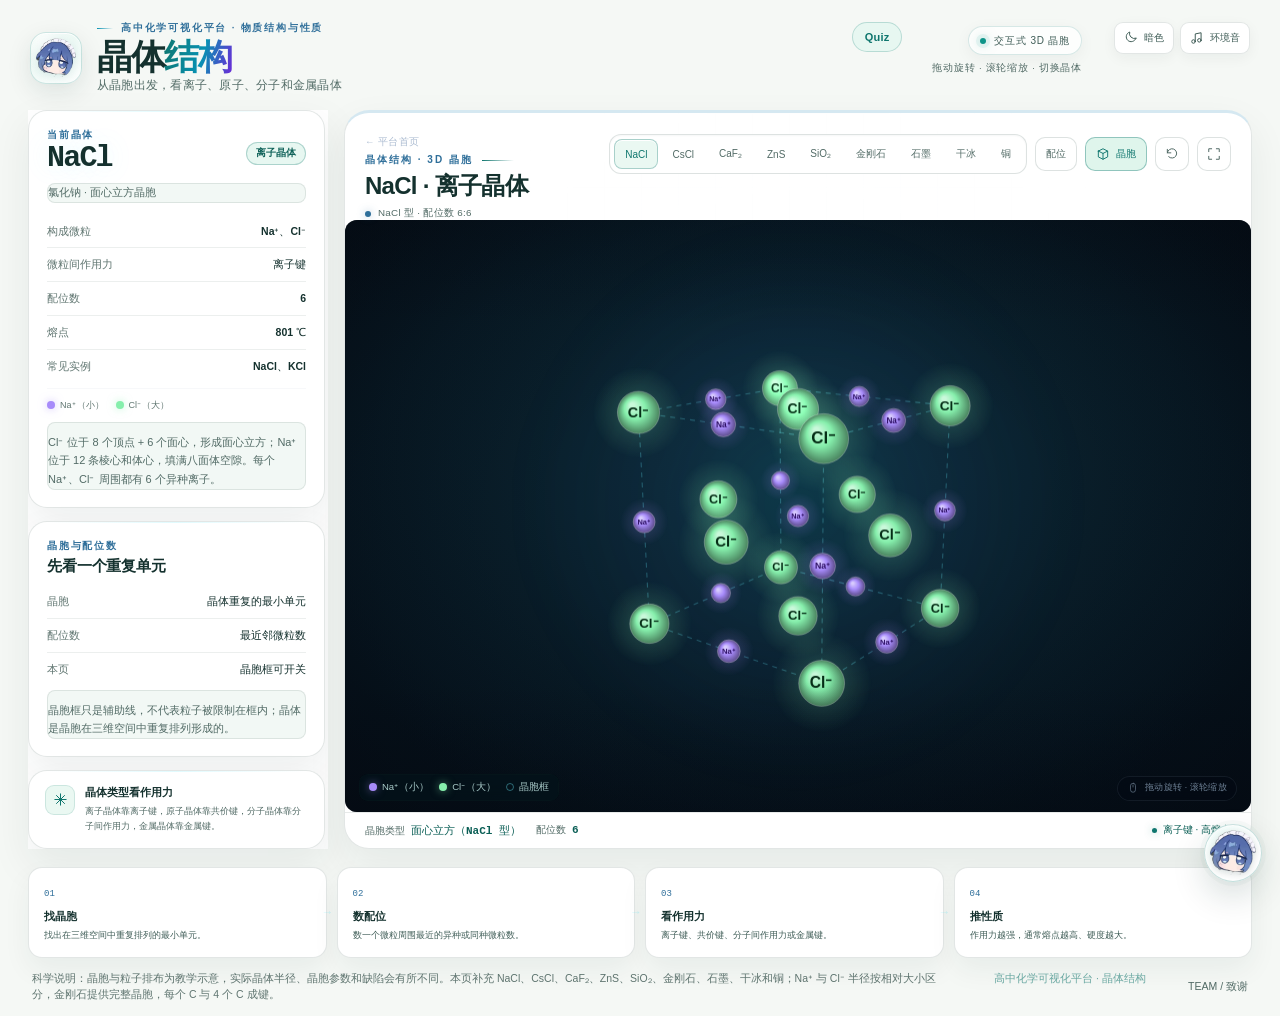
<file: crystal-structure.html>
<!DOCTYPE html>
<html lang="zh-CN" data-theme="light">
<head>
<meta charset="UTF-8" />
<meta name="viewport" content="width=device-width, initial-scale=1.0, viewport-fit=cover" />
<meta name="theme-color" content="#f5f8f5" />
<title>晶体结构 · 晶胞与配位数 · 高中化学可视化平台</title>
<meta name="description" content="交互式晶体结构演示：NaCl、CsCl、CaF₂、ZnS、金刚石、石墨、SiO₂、干冰和铜的晶胞、配位数、作用力与三维结构。" />
<link rel="icon" href="favicon-whale.png" type="image/png" />
<link rel="apple-touch-icon" href="whale-icon.png" />
<style>
  :root {
    --bg:#04070f; --line:rgba(148,163,184,.14); --text:#eaf3ff; --muted:#8ea4c0; --dim:#5e728c;
    --cyan:#67e8f9; --teal:#5eead4; --violet:#a78bfa; --pink:#f472b6; --amber:#fbbf24;
    --mono:"Cascadia Code","SFMono-Regular",Consolas,"Liberation Mono",monospace;
    color-scheme:dark;
  }
  *{box-sizing:border-box}
  html{scroll-behavior:smooth}
  body{margin:0;min-height:100vh;background:var(--bg);color:var(--text);font-family:"Segoe UI Variable","Segoe UI","PingFang SC","Hiragino Sans GB","Microsoft YaHei",sans-serif;-webkit-font-smoothing:antialiased;text-rendering:optimizeLegibility;overflow-x:hidden}
  button{font:inherit} a{color:inherit} button,a{-webkit-tap-highlight-color:transparent}
  :focus-visible{outline:2px solid rgba(103,232,249,.8);outline-offset:3px}
  .page-glow{position:fixed;inset:0;z-index:-2;pointer-events:none;background:radial-gradient(920px 650px at 5% -8%,rgba(20,184,166,.15),transparent 64%),radial-gradient(1000px 760px at 98% 2%,rgba(91,33,182,.15),transparent 68%),radial-gradient(900px 700px at 55% 108%,rgba(14,116,144,.11),transparent 66%),linear-gradient(160deg,#050a14 0%,#04070f 55%,#050811 100%)}
  .page-glow::after{content:"";position:absolute;inset:0;opacity:.22;background-image:linear-gradient(rgba(148,163,184,.04) 1px,transparent 1px),linear-gradient(90deg,rgba(148,163,184,.04) 1px,transparent 1px);background-size:46px 46px;mask-image:radial-gradient(circle at 50% 38%,black,transparent 77%);-webkit-mask-image:radial-gradient(circle at 50% 38%,black,transparent 77%)}
  .shell{width:min(1580px,100%);min-height:100vh;margin:0 auto;padding:22px 28px 14px;display:flex;flex-direction:column}
  .site-header{display:flex;justify-content:space-between;align-items:flex-start;gap:24px;padding:0 2px 16px;animation:rise .7s cubic-bezier(.22,.8,.3,1) both}
  .brand{display:flex;align-items:center;gap:15px;min-width:0;color:inherit;text-decoration:none}
  .brand:hover{opacity:.85}
  .brand-mark{width:52px;height:52px;flex:0 0 auto;border-radius:16px;border:1px solid rgba(103,232,249,.2);background:radial-gradient(circle at 32% 24%,rgba(103,232,249,.2),transparent 55%),linear-gradient(150deg,rgba(11,28,46,.9),rgba(5,11,22,.95));box-shadow:inset 0 1px 0 rgba(255,255,255,.08),0 12px 34px rgba(0,0,0,.34);display:grid;place-items:center}
  .brand-mark svg{width:40px;height:40px}
  .kicker{display:flex;align-items:center;gap:8px;color:var(--cyan);font-size:9.5px;font-weight:650;letter-spacing:.19em;text-transform:uppercase}
  .kicker::before{content:"";width:16px;height:1px;background:linear-gradient(90deg,var(--cyan),transparent)}
  .brand h1{margin:4px 0 2px;font-size:clamp(26px,2.7vw,37px);line-height:1.05;letter-spacing:-.04em;font-weight:760}
  .brand h1 span{background:linear-gradient(105deg,#e7fdff,var(--cyan) 45%,#c4b5fd);-webkit-background-clip:text;background-clip:text;color:transparent}
  .brand p{margin:0;color:var(--muted);font-size:12px;letter-spacing:.02em}
  .header-meta{display:flex;flex-direction:column;align-items:flex-end;gap:7px;padding-top:4px;flex:0 0 auto}
  .meta-pill{display:inline-flex;align-items:center;gap:8px;height:29px;padding:0 11px;border:1px solid rgba(103,232,249,.16);border-radius:999px;background:rgba(8,20,34,.62);color:#c7e9ef;font-size:10px;letter-spacing:.08em;white-space:nowrap}
  .live-dot{width:6px;height:6px;border-radius:50%;background:var(--teal);box-shadow:0 0 0 4px rgba(94,234,212,.08),0 0 12px rgba(94,234,212,.8);animation:breathe 2.6s ease-in-out infinite}
  .meta-note{color:var(--dim);font-size:9.5px;letter-spacing:.08em}
  .main{flex:1;min-height:640px;display:grid;grid-template-columns:300px minmax(0,1fr);grid-template-areas:"sidebar stage";gap:16px}
  .sidebar{grid-area:sidebar;min-height:0;overflow-y:auto;overscroll-behavior:contain;display:flex;flex-direction:column;gap:13px;padding-right:3px;scrollbar-width:thin;scrollbar-color:rgba(103,232,249,.2) transparent}
  .sidebar::-webkit-scrollbar{width:5px}.sidebar::-webkit-scrollbar-thumb{background:rgba(103,232,249,.18);border-radius:99px}
  .card{position:relative;flex:0 0 auto;padding:17px 18px;border:1px solid var(--line);border-radius:19px;background:radial-gradient(120% 100% at 0% 0%,rgba(103,232,249,.045),transparent 48%),linear-gradient(155deg,rgba(13,24,43,.83),rgba(7,14,27,.72));box-shadow:0 22px 60px rgba(0,0,0,.22),inset 0 1px 0 rgba(255,255,255,.045);backdrop-filter:blur(18px);-webkit-backdrop-filter:blur(18px);animation:rise .62s cubic-bezier(.22,.8,.3,1) both}
  .sidebar .card:nth-child(1){animation-delay:.05s}.sidebar .card:nth-child(2){animation-delay:.11s}.sidebar .card:nth-child(3){animation-delay:.17s}
  .card::before{content:"";position:absolute;inset:0 18px auto;height:1px;background:linear-gradient(90deg,transparent,rgba(103,232,249,.2),transparent)}
  .card-kicker{color:var(--dim);font-size:9.5px;font-weight:650;letter-spacing:.18em;text-transform:uppercase}
  .card h3{margin:3px 0 0;font-size:15px;line-height:1.3;letter-spacing:-.01em;font-weight:650}
  .current-head{display:flex;align-items:flex-start;justify-content:space-between;gap:10px}
  .formula{font-family:var(--mono);font-size:30px;line-height:1.1;font-weight:600;letter-spacing:-.06em;color:#f2ffff;text-shadow:0 0 26px rgba(103,232,249,.18)}
  .formula small{font-size:15px;color:var(--cyan);letter-spacing:0}
  .type-badge{display:inline-flex;align-items:center;height:23px;padding:0 9px;border:1px solid rgba(103,232,249,.2);border-radius:999px;background:rgba(103,232,249,.07);color:#bff8ff;font-size:9.5px;white-space:nowrap}
  .current-desc{margin:8px 0 12px;color:var(--muted);font-size:10.5px;line-height:1.65}
  .fact-list{margin-top:3px}
  .fact-row{display:flex;justify-content:space-between;align-items:baseline;gap:12px;padding:8px 0;border-bottom:1px solid rgba(148,163,184,.075);font-size:10.5px}
  .fact-row:last-child{border-bottom:0;padding-bottom:2px}
  .fact-row span{color:var(--dim);flex:0 0 auto}.fact-row strong{color:#d8e9ff;font-size:10.5px;font-weight:550;text-align:right;line-height:1.45}
  .legend{display:flex;align-items:center;gap:12px;flex-wrap:wrap;margin-top:11px;padding-top:10px;border-top:1px solid rgba(148,163,184,.075);color:var(--dim);font-size:9px}
  .legend-item{display:inline-flex;align-items:center;gap:5px}
  .legend-dot{width:8px;height:8px;border-radius:50%}
  .note{margin:10px 0 0;padding-top:10px;border-top:1px solid rgba(148,163,184,.075);color:var(--dim);font-size:9.5px;line-height:1.65}
  .note strong{color:#fbcfe8;font-weight:550}
  .tip-card{display:flex;gap:10px;align-items:flex-start;padding:14px 16px}
  .tip-icon{width:30px;height:30px;flex:0 0 auto;display:grid;place-items:center;border:1px solid rgba(103,232,249,.2);border-radius:9px;background:rgba(103,232,249,.07);color:var(--cyan)}
  .tip-icon svg{width:15px;height:15px}
  .tip-copy h4{margin:1px 0 4px;color:#e7f3ff;font-size:10.5px;font-weight:650}.tip-copy p{margin:0;color:var(--dim);font-size:9.3px;line-height:1.6}
  .tip-copy strong{color:#bdfbf1;font-weight:550}
  .stage-card{grid-area:stage;position:relative;display:flex;flex-direction:column;min-height:0;overflow:hidden;border:1px solid var(--line);border-radius:25px;background:radial-gradient(1100px 700px at 50% 26%,rgba(18,58,88,.34),transparent 62%),radial-gradient(900px 620px at 82% 92%,rgba(76,29,149,.14),transparent 70%),linear-gradient(155deg,#07101e 0%,#040812 58%,#060a14 100%);box-shadow:0 32px 100px rgba(0,0,0,.42),inset 0 1px 0 rgba(255,255,255,.055);animation:rise .72s cubic-bezier(.22,.8,.3,1) both}
  .stage-card::before{content:"";position:absolute;inset:0;z-index:0;pointer-events:none;opacity:.42;background-image:linear-gradient(rgba(148,163,184,.04) 1px,transparent 1px),linear-gradient(90deg,rgba(148,163,184,.04) 1px,transparent 1px);background-size:37px 37px;mask-image:radial-gradient(circle at 50% 44%,black 0%,transparent 73%);-webkit-mask-image:radial-gradient(circle at 50% 44%,black 0%,transparent 73%)}
  .stage-head{position:relative;z-index:6;display:flex;justify-content:space-between;align-items:flex-start;gap:16px;padding:18px 20px 0}
  .stage-heading{min-width:0}
  .module-home{display:inline-flex;align-items:center;gap:5px;margin-bottom:4px;color:rgba(142,164,192,.72);font-size:9.5px;letter-spacing:.04em;text-decoration:none;transition:color .2s ease}
  .module-home:hover{color:var(--cyan)}
  .eyebrow{display:flex;align-items:center;gap:9px;color:var(--dim);font-size:9.3px;font-weight:650;letter-spacing:.2em;text-transform:uppercase}
  .eyebrow-line{display:inline-block;width:32px;height:1px;background:linear-gradient(90deg,rgba(103,232,249,.55),transparent)}
  .stage-heading h2{margin:5px 0 0;font-size:clamp(19px,1.9vw,24px);line-height:1.2;font-weight:670;letter-spacing:-.03em}
  .stage-heading h2 #formula{background:linear-gradient(100deg,#f4feff,#a5f3fc 58%,#c4b5fd);-webkit-background-clip:text;background-clip:text;color:transparent}
  .stage-status{display:flex;align-items:center;gap:7px;margin-top:6px;color:var(--muted);font-size:9.8px;letter-spacing:.03em;font-variant-numeric:tabular-nums}
  .status-dot{width:6px;height:6px;border-radius:50%;background:var(--teal);box-shadow:0 0 0 4px rgba(94,234,212,.06),0 0 12px rgba(94,234,212,.75)}
  .status-sep{color:rgba(148,163,184,.35)}
  .stage-controls{display:flex;align-items:center;gap:8px;padding-top:3px;flex-wrap:wrap;justify-content:flex-end}
  .type-tabs{display:flex;gap:3px;padding:4px;border:1px solid rgba(148,163,184,.14);border-radius:12px;background:rgba(4,10,20,.6);overflow-x:auto;max-width:100%;scrollbar-width:none}
  .type-tabs::-webkit-scrollbar{display:none}
  .type-btn{flex:0 0 auto;height:30px;padding:0 10px;border:1px solid transparent;border-radius:8px;background:transparent;color:var(--dim);font-size:10px;white-space:nowrap;cursor:pointer;transition:.2s ease}
  .type-btn:hover{color:#dffbff;background:rgba(103,232,249,.055)}
  .type-btn.active{color:#f0ffff;border-color:rgba(103,232,249,.3);background:linear-gradient(145deg,rgba(103,232,249,.16),rgba(94,234,212,.06));box-shadow:inset 0 1px 0 rgba(255,255,255,.08),0 0 22px rgba(34,211,238,.1)}
  .icon-btn,.cell-btn{height:34px;display:inline-flex;align-items:center;justify-content:center;gap:6px;border:1px solid rgba(148,163,184,.13);border-radius:10px;background:rgba(4,10,20,.54);color:var(--muted);font-size:9.5px;cursor:pointer;transition:.2s ease}
  .icon-btn{width:34px}.cell-btn{padding:0 10px;white-space:nowrap}
  .cell-btn[aria-pressed="true"]{color:#bdfbf1;border-color:rgba(94,234,212,.3);background:rgba(94,234,212,.08)}
  .icon-btn:hover,.cell-btn:hover{color:#effeff;border-color:rgba(103,232,249,.28);background:rgba(103,232,249,.07)}
  .icon-btn svg,.cell-btn svg{width:14px;height:14px}
  .stage-view{position:relative;flex:1;min-height:390px;isolation:isolate;touch-action:none;cursor:grab;overflow:hidden}
  .stage-view.dragging{cursor:grabbing}
  .stage-glow{position:absolute;left:50%;top:48%;width:min(62%,580px);aspect-ratio:1;transform:translate(-50%,-50%);z-index:0;pointer-events:none;border-radius:50%;background:radial-gradient(circle,rgba(34,211,238,.1) 0%,rgba(59,130,246,.05) 34%,transparent 69%);filter:blur(28px)}
  #scene{position:absolute;inset:0;z-index:1;width:100%;height:100%;display:block}
  .stage-view::after{content:"";position:absolute;inset:0;z-index:2;pointer-events:none;background:radial-gradient(ellipse at 50% 49%,transparent 37%,rgba(3,7,14,.14) 68%,rgba(3,7,14,.52) 100%),linear-gradient(180deg,rgba(4,8,16,.18),transparent 18%,transparent 78%,rgba(4,8,16,.3))}
  .stage-legend{position:absolute;left:14px;bottom:11px;z-index:5;display:flex;align-items:center;flex-wrap:wrap;gap:10px;padding:6px 9px;border:1px solid rgba(148,163,184,.1);border-radius:9px;background:rgba(4,10,20,.46);color:rgba(157,180,204,.7);font-size:8.5px;backdrop-filter:blur(8px);pointer-events:none}
  .legend-item{display:inline-flex;align-items:center;gap:5px}
  .legend-dot{width:8px;height:8px;border-radius:50%}
  .view-hint{position:absolute;right:14px;bottom:11px;z-index:5;display:flex;align-items:center;gap:6px;height:25px;padding:0 9px;border:1px solid rgba(148,163,184,.11);border-radius:999px;background:rgba(4,10,20,.46);color:rgba(157,180,204,.7);font-size:8.5px;letter-spacing:.03em;backdrop-filter:blur(8px);pointer-events:none;user-select:none}
  .view-hint svg{width:12px;height:12px;opacity:.8}
  .stage-foot{position:relative;z-index:6;display:flex;align-items:center;gap:15px;flex-wrap:wrap;padding:10px 20px;border-top:1px solid rgba(148,163,184,.08);background:rgba(5,12,23,.44);color:var(--dim);font-size:9px}
  .foot-item{display:inline-flex;align-items:baseline;gap:6px}.foot-item strong{color:#e9fbff;font-family:var(--mono);font-size:11px;font-weight:550}
  .foot-spacer{margin-left:auto}.cell-note{display:inline-flex;align-items:center;gap:6px;color:#bdfbf1}.cell-note i{width:5px;height:5px;border-radius:50%;background:var(--teal);box-shadow:0 0 9px var(--teal)}
  .steps{display:grid;grid-template-columns:repeat(4,minmax(0,1fr));gap:10px;margin:18px 0 0;animation:rise .7s .15s cubic-bezier(.22,.8,.3,1) both}
  .step{position:relative;padding:14px 15px;border:1px solid rgba(148,163,184,.1);border-radius:14px;background:rgba(7,15,28,.54)}
  .step-num{color:rgba(103,232,249,.48);font-family:var(--mono);font-size:9px}.step h4{margin:9px 0 4px;color:#e8f7ff;font-size:11px;font-weight:600}.step p{margin:0;color:var(--dim);font-size:9.3px;line-height:1.6}
  .step:not(:last-child)::after{content:"→";position:absolute;right:-8px;top:50%;transform:translateY(-50%);color:rgba(103,232,249,.3);font-size:12px}
  .site-footer{display:flex;justify-content:space-between;gap:22px;padding:12px 4px 0;color:rgba(94,114,140,.9);font-size:9.2px;line-height:1.55}
  .site-footer p{margin:0;max-width:920px}.footer-tag{flex:0 0 auto;color:rgba(103,232,249,.48);white-space:nowrap}
  @keyframes rise{from{opacity:0;transform:translateY(10px)}to{opacity:1;transform:translateY(0)}}
  @keyframes breathe{0%,100%{opacity:.65;transform:scale(.9)}50%{opacity:1;transform:scale(1.12)}}
  @media(max-width:1120px){.shell{padding-left:20px;padding-right:20px}.main{grid-template-columns:278px minmax(0,1fr)}.stage-head{padding-left:16px;padding-right:16px}.stage-foot{padding-left:16px;padding-right:16px}.type-btn{padding:0 8px}}
  @media(max-width:980px){.shell{padding:18px 16px 14px}.main{grid-template-columns:1fr;grid-template-areas:"stage" "sidebar";min-height:0}.stage-card{min-height:620px}.sidebar{display:grid;grid-template-columns:1fr 1fr;overflow:visible}.sidebar .card:nth-child(1){grid-column:1/-1}.sidebar .card:nth-child(2){grid-column:1}.sidebar .card:nth-child(3){grid-column:2;align-self:start}.steps{grid-template-columns:1fr 1fr}.step:nth-child(2)::after{display:none}.site-header{padding-bottom:14px}}
  @media(max-width:680px){.shell{padding:14px 12px 10px}.brand{gap:11px}.brand-mark{width:44px;height:44px;border-radius:13px}.brand-mark svg{width:34px;height:34px}.brand h1{font-size:clamp(23px,7vw,31px)}.brand p{display:none}.kicker{font-size:8.5px;letter-spacing:.14em}.header-meta{display:none}.stage-card{min-height:0}.stage-head{flex-direction:column;align-items:stretch;gap:11px;padding:15px 13px 0}.stage-controls{justify-content:flex-start;padding-top:0;width:100%}.type-tabs{flex:1;min-width:0}.type-btn{flex:1;padding:0 5px}.cell-btn{padding:0 8px}.icon-btn{width:33px}.stage-view{min-height:345px}.stage-foot{padding:9px 13px;gap:9px;font-size:8.5px}.foot-spacer{margin-left:0}.stage-legend{left:9px;bottom:8px;gap:7px;font-size:8px;padding:5px 7px}.view-hint{right:8px;bottom:8px;font-size:8px;height:23px}.sidebar{grid-template-columns:1fr}.sidebar .card:nth-child(2),.sidebar .card:nth-child(3){grid-column:1}.steps{grid-template-columns:1fr;margin-top:13px}.step:not(:last-child)::after{display:none}.site-footer{flex-direction:column;gap:5px}}

  .hidden{display:none!important}
  .type-tabs{flex-wrap:wrap;overflow:visible}
  .coord-result{position:absolute;left:50%;bottom:47px;z-index:5;transform:translate(-50%,6px);max-width:min(92%,560px);padding:7px 11px;border:1px solid rgba(103,232,249,.2);border-radius:9px;background:rgba(4,10,20,.72);color:rgba(190,225,240,.86);font-size:9.5px;line-height:1.5;backdrop-filter:blur(9px);opacity:0;pointer-events:none;transition:.2s;text-align:center}
  .stage-view.inspect{cursor:crosshair}
  .stage-view.inspect .coord-result{opacity:1;transform:translate(-50%,0)}
  .coord-result b{color:#bdfbff;font-weight:650}
  @media(max-width:680px){.type-tabs{flex-wrap:nowrap;overflow-x:auto}.stage-view .coord-result{bottom:43px;font-size:8.5px;white-space:normal}.cell-btn{padding:0 7px}}
  @media(max-width:420px){.stage-view{min-height:310px}.type-btn{font-size:9px}}
  @media(prefers-reduced-motion:reduce){*,*::before,*::after{animation-duration:.001ms!important;animation-iteration-count:1!important;transition-duration:.001ms!important;scroll-behavior:auto!important}}
</style>
  <meta name="copyright" content="© 2026 chemLeon6657. All rights reserved." />
  <meta name="rights" content="All rights reserved. No copying, modification or redistribution without prior written permission." />
  <link rel="license" href="rights.html" />
  <!-- © 2026 chemLeon6657. All rights reserved. See rights.html. -->
<link rel="stylesheet" href="site-theme.css" />
<script>try{var t=localStorage.getItem("cvl-theme");document.documentElement.dataset.theme=t==="dark"?"dark":"light";}catch(e){document.documentElement.dataset.theme="light";}</script>
</head>
<body data-palette="climate">
<div class="page-glow" aria-hidden="true"></div>
<div class="shell">
  <header class="site-header">
    <a class="brand" href="./" title="返回平台首页" aria-label="返回高中化学可视化平台首页">
      <div class="brand-mark" aria-hidden="true"><img src="whale-icon.png" alt="" width="40" height="40" decoding="async" /></div>
      <div><div class="kicker">高中化学可视化平台 · 物质结构与性质</div><h1>晶体<span>结构</span></h1><p>从晶胞出发，看离子、原子、分子和金属晶体</p></div>
    </a>
    <div class="header-meta"><div class="meta-pill"><span class="live-dot"></span>交互式 3D 晶胞</div><div class="meta-note">拖动旋转 · 滚轮缩放 · 切换晶体</div></div>
  </header>

  <main class="main">
    <section class="stage-card">
      <div class="stage-head">
        <div class="stage-heading">
          <a class="module-home" href="./">← 平台首页</a>
          <div class="eyebrow">晶体结构 · 3D 晶胞 <span class="eyebrow-line"></span></div>
          <h2><span id="formula">NaCl</span> · <span id="typeName">离子晶体</span></h2>
          <div class="stage-status"><span class="status-dot"></span><span id="statusText">面心立方晶胞 · 配位数 6</span></div>
        </div>
        <div class="stage-controls">
          <div class="type-tabs" role="group" aria-label="选择晶体类型">
            <button class="type-btn active" type="button" data-crystal="nacl">NaCl</button>
            <button class="type-btn" type="button" data-crystal="cscl">CsCl</button>
            <button class="type-btn" type="button" data-crystal="caf2">CaF₂</button>
            <button class="type-btn" type="button" data-crystal="zns">ZnS</button>
            <button class="type-btn" type="button" data-crystal="sio2">SiO₂</button>
            <button class="type-btn" type="button" data-crystal="diamond">金刚石</button>
            <button class="type-btn" type="button" data-crystal="graphite">石墨</button>
            <button class="type-btn" type="button" data-crystal="dryice">干冰</button>
            <button class="type-btn" type="button" data-crystal="copper">铜</button>
          </div>
          <button class="cell-btn" id="coordBtn" type="button" aria-pressed="false" title="点击原子查看配位环境">配位</button>
          <button class="cell-btn" id="cellToggle" type="button" aria-pressed="true" title="显示或隐藏晶胞框">
            <svg viewBox="0 0 24 24" fill="none" stroke="currentColor" stroke-width="1.6" stroke-linecap="round" stroke-linejoin="round" aria-hidden="true"><path d="M4 7 12 3l8 4v10l-8 4-8-4V7Z"/><path d="M4 7l8 4 8-4M12 11v10"/></svg>
            晶胞
          </button>
          <button class="icon-btn" id="resetViewBtn" type="button" title="重置视角" aria-label="重置视角"><svg viewBox="0 0 24 24" fill="none" stroke="currentColor" stroke-width="1.7" stroke-linecap="round" stroke-linejoin="round" aria-hidden="true"><path d="M4 10a8 8 0 1 1 2.3 6.7"/><path d="M4 4v6h6"/></svg></button>
          <button class="icon-btn" id="fullscreenBtn" type="button" title="全屏观察" aria-label="全屏观察"><svg viewBox="0 0 24 24" fill="none" stroke="currentColor" stroke-width="1.7" stroke-linecap="round" stroke-linejoin="round" aria-hidden="true"><path d="M8 3H3v5M16 3h5v5M8 21H3v-5M21 16v5h-5"/></svg></button>
        </div>
      </div>
      <div class="stage-view" id="stageView" aria-label="可拖动旋转的晶体晶胞三维视图">
        <div class="stage-glow" aria-hidden="true"></div>
        <canvas id="scene" aria-hidden="true"></canvas>
        <div class="stage-legend" id="stageLegend" aria-hidden="true"></div>
        <div class="coord-result" id="coordResult" aria-live="polite">配位模式：点击任意原子查看最近邻</div>
        <div class="view-hint" aria-hidden="true"><svg viewBox="0 0 24 24" fill="none" stroke="currentColor" stroke-width="1.6" stroke-linecap="round" stroke-linejoin="round"><rect x="7" y="2.5" width="10" height="18" rx="5"/><path d="M12 6v4"/></svg>拖动旋转 · 滚轮缩放</div>
      </div>
      <div class="stage-foot">
        <div class="foot-item">晶胞类型 <strong id="cellType">面心立方</strong></div>
        <div class="foot-item">配位数 <strong id="coordination">6</strong></div>
        <div class="foot-spacer"></div>
        <div class="cell-note"><i></i><span id="footNote">离子键 · 高熔点</span></div>
      </div>
    </section>

    <aside class="sidebar">
      <section class="card">
        <div class="card-kicker">当前晶体</div>
        <div class="current-head"><div class="formula" id="sideFormula">NaCl</div><span class="type-badge" id="typeBadge">离子晶体</span></div>
        <p class="current-desc" id="sideName">氯化钠 · 面心立方晶胞</p>
        <div class="fact-list">
          <div class="fact-row"><span>构成微粒</span><strong id="factParticles">Na⁺、Cl⁻</strong></div>
          <div class="fact-row"><span>微粒间作用力</span><strong id="factForce">离子键</strong></div>
          <div class="fact-row"><span>配位数</span><strong id="factCoord">6</strong></div>
          <div class="fact-row"><span>熔点</span><strong id="factMelting">801 ℃</strong></div>
          <div class="fact-row"><span>常见实例</span><strong id="factExamples">NaCl、CsCl</strong></div>
        </div>
        <div class="legend" id="legend"></div>
        <p class="note" id="sideNote">Na⁺ 与 Cl⁻ 交替排列，每个离子周围有 6 个异种离子。</p>
      </section>
      <section class="card">
        <div class="card-kicker">晶胞与配位数</div>
        <h3>先看一个重复单元</h3>
        <div class="fact-list" style="margin-top:10px">
          <div class="fact-row"><span>晶胞</span><strong>晶体重复的最小单元</strong></div>
          <div class="fact-row"><span>配位数</span><strong>最近邻微粒数</strong></div>
          <div class="fact-row"><span>本页</span><strong>晶胞框可开关</strong></div>
        </div>
        <p class="note">晶胞框只是辅助线，不代表粒子被限制在框内；晶体是晶胞在三维空间中重复排列形成的。</p>
      </section>
      <section class="card tip-card">
        <div class="tip-icon" aria-hidden="true"><svg viewBox="0 0 24 24" fill="none" stroke="currentColor" stroke-width="1.6" stroke-linecap="round" stroke-linejoin="round"><path d="M12 3v18M3 12h18"/><path d="M5.6 5.6l12.8 12.8M18.4 5.6 5.6 18.4"/></svg></div>
        <div class="tip-copy"><h4>晶体类型看作用力</h4><p>离子晶体靠离子键，原子晶体靠共价键，分子晶体靠分子间作用力，金属晶体靠金属键。</p></div>
      </section>
    </aside>
  </main>

  <section class="steps">
    <div class="step"><span class="step-num">01</span><h4>找晶胞</h4><p>找出在三维空间中重复排列的最小单元。</p></div>
    <div class="step"><span class="step-num">02</span><h4>数配位</h4><p>数一个微粒周围最近的异种或同种微粒数。</p></div>
    <div class="step"><span class="step-num">03</span><h4>看作用力</h4><p>离子键、共价键、分子间作用力或金属键。</p></div>
    <div class="step"><span class="step-num">04</span><h4>推性质</h4><p>作用力越强，通常熔点越高、硬度越大。</p></div>
  </section>

  <footer class="site-footer"><p>科学说明：晶胞与粒子排布为教学示意，实际晶体半径、晶胞参数和缺陷会有所不同。本页补充 NaCl、CsCl、CaF₂、ZnS、SiO₂、金刚石、石墨、干冰和铜；Na⁺ 与 Cl⁻ 半径按相对大小区分，金刚石提供完整晶胞，每个 C 与 4 个 C 成键。</p><span class="footer-tag">高中化学可视化平台 · 晶体结构</span></footer>
</div>

<script>
(() => {
  "use strict";
  const TAU = Math.PI * 2;
  const FOV = 38 * Math.PI / 180;
  const clamp = (v,a,b) => Math.min(b, Math.max(a,v));
  const dot = (a,b) => a[0]*b[0]+a[1]*b[1]+a[2]*b[2];
  const norm = v => { const l=Math.hypot(v[0],v[1],v[2])||1; return [v[0]/l,v[1]/l,v[2]/l]; };
  const sub = (a,b) => [a[0]-b[0],a[1]-b[1],a[2]-b[2]];
  const dist = (a,b) => Math.hypot(a[0]-b[0],a[1]-b[1],a[2]-b[2]);
  function cross(a,b){return [a[1]*b[2]-a[2]*b[1],a[2]*b[0]-a[0]*b[2],a[0]*b[1]-a[1]*b[0]];}

  const CUBE = [[-1,-1,-1],[1,-1,-1],[1,1,-1],[-1,1,-1],[-1,-1,1],[1,-1,1],[1,1,1],[-1,1,1]];
  const CUBE_EDGES = [[0,1],[1,2],[2,3],[3,0],[4,5],[5,6],[6,7],[7,4],[0,4],[1,5],[2,6],[3,7]];

  function cubePositions(base) {
    const out = [];
    for (const x of [0,1,2]) for (const y of [0,1,2]) for (const z of [0,1,2]) {
      out.push([(x-1)*base, (y-1)*base, (z-1)*base]);
    }
    return out;
  }


  function cubeLines(scale) {
    return CUBE_EDGES.map(([i,j]) => [CUBE[i].map(v=>v*scale), CUBE[j].map(v=>v*scale)]);
  }
  function makeAtom(pos,color,radius,label,species,extra={}) {
    return Object.assign({pos,color,radius,label,species,labelColor:"#06111f"},extra);
  }
  function addBond(bonds,i,j,color,width) { bonds.push([i,j,color,width]); }

  function buildNaCl() {
    const atoms=[],bonds=[],keys=new Map();
    const a=2;
    const clFrac=[];
    for(const x of [0,1])for(const y of [0,1])for(const z of [0,1])clFrac.push([x,y,z]);
    clFrac.push([.5,.5,0],[.5,.5,1],[.5,0,.5],[.5,1,.5],[0,.5,.5],[1,.5,.5]);
    const naFrac=[[.5,.5,.5]];
    // 12 edge centres: exactly one coordinate .5, the other two 0 or 1.
    for(const x of [0,1])for(const y of [0,1])naFrac.push([.5,x,y]);
    for(const x of [0,1])for(const z of [0,1])naFrac.push([x,.5,z]);
    for(const x of [0,1])for(const y of [0,1])naFrac.push([x,y,.5]);
    const clKeys=new Set(clFrac.map(f=>f.map(v=>Math.round(v*100)).join(",")));
    const naKeys=new Set(naFrac.map(f=>f.map(v=>Math.round(v*100)).join(",")));
    function key(p){return p.map(v=>Math.round(v*100)).join(",");}
    function add(frac,species,ghost=false){
      const k=key(frac);if(keys.has(k))return keys.get(k);
      const pos=[(frac[0]-.5)*a,(frac[1]-.5)*a,(frac[2]-.5)*a];
      const isNa=species==="Na",idx=atoms.length;
      atoms.push(makeAtom(pos,ghost?"#8ea4c0":(isNa?"#a78bfa":"#86efac"),isNa?(ghost?.075:.105):(ghost?.13:.195),isNa?"Na⁺":"Cl⁻",species,{ghost,labelColor:isNa?"#2e1065":"#052e16"}));
      keys.set(k,idx);return idx;
    }
    for(const f of clFrac)add(f,"Cl");
    for(const f of naFrac)add(f,"Na");
    // Ghost periodic neighbours, hidden in normal view, used by the inspector.
    const translations=[-2,0,2];
    for(const f of clFrac)for(const dx of translations)for(const dy of translations)for(const dz of translations)for(const q of naFrac){
      const g=[q[0]+dx/2,q[1]+dy/2,q[2]+dz/2];
      if(dist([(f[0]-.5)*a,(f[1]-.5)*a,(f[2]-.5)*a],[(g[0]-.5)*a,(g[1]-.5)*a,(g[2]-.5)*a])<1.15&&!naKeys.has(key(g)))add(g,"Na",true);
    }
    for(const f of naFrac)for(const dx of translations)for(const dy of translations)for(const dz of translations)for(const q of clFrac){
      const g=[q[0]+dx/2,q[1]+dy/2,q[2]+dz/2];
      if(dist([(f[0]-.5)*a,(f[1]-.5)*a,(f[2]-.5)*a],[(g[0]-.5)*a,(g[1]-.5)*a,(g[2]-.5)*a])<1.15&&!clKeys.has(key(g)))add(g,"Cl",true);
    }
    return { atoms,bonds,cellLines:cubeLines(1),camera:{yaw:.65,pitch:.28,distance:8.0},
      legend:[["Na⁺（小）","#a78bfa"],["Cl⁻（大）","#86efac"]], cellType:"面心立方（NaCl 型）", coord:"6", coordMax:6, coordMode:"opposite", coordCutoff:1.15, coordShape:"八面体",
      status:"NaCl 型 · 配位数 6:6", foot:"离子键 · 高熔点", formula:"NaCl", type:"离子晶体", name:"氯化钠 · 面心立方晶胞",
      particles:"Na⁺、Cl⁻", force:"离子键", melting:"801 ℃", examples:"NaCl、KCl",
      note:"Cl⁻ 位于 8 个顶点 + 6 个面心，形成面心立方；Na⁺ 位于 12 条棱心和体心，填满八面体空隙。每个 Na⁺、Cl⁻ 周围都有 6 个异种离子。",
      descript:"NaCl 是典型离子晶体；Cl⁻ 作面心立方堆积，Na⁺ 填满全部八面体空隙，配位数 6:6。" };
  }

  function buildCsCl() {
    const atoms=[],bonds=[];
    // One CsCl cell: Cl- at the eight corners, Cs+ at the body centre.
    atoms.push(makeAtom([0,0,0],"#c4b5fd",.17,"Cs⁺","Cs",{labelColor:"#2e1065"}));
    for(const x of [-.8,.8])for(const y of [-.8,.8])for(const z of [-.8,.8]){
      atoms.push(makeAtom([x,y,z],"#86efac",.19,"Cl⁻","Cl",{labelColor:"#052e16"}));
    }
    // Hidden neighbouring Cs+ positions are used only by the coordination inspector.
    for(const x of [-1.6,0,1.6])for(const y of [-1.6,0,1.6])for(const z of [-1.6,0,1.6]){
      if(x===0&&y===0&&z===0)continue;
      atoms.push(makeAtom([x,y,z],"#c4b5fd",.17,"Cs⁺","Cs",{ghost:true,labelColor:"#2e1065"}));
    }
    return { atoms,bonds,cellLines:cubeLines(.8),ghostsOnlyInspect:true,camera:{yaw:.65,pitch:.26,distance:7.8},
      legend:[["Cs⁺","#c4b5fd"],["Cl⁻","#86efac"]], cellType:"简单立方（CsCl 型）", coord:"8", coordMax:8, coordMode:"opposite", coordCutoff:1.45, coordShape:"立方体",
      status:"CsCl 型 · 配位数 8:8", foot:"离子键 · 熔点较高", formula:"CsCl", type:"离子晶体", name:"氯化铯 · 简单立方型离子晶体",
      particles:"Cs⁺、Cl⁻", force:"离子键", melting:"645 ℃", examples:"CsCl、CsBr",
      note:"Cl⁻ 位于立方体顶点、Cs⁺ 位于体心；每个 Cs⁺ 周围有 8 个 Cl⁻，每个 Cl⁻ 周围有 8 个 Cs⁺。注意：这是两套简单立方互相穿插，不是同种原子的体心立方（BCC）。",
      descript:"CsCl 是离子晶体，配位数 8:8；它是两套简单立方互相穿插，不是同种原子的体心立方（BCC）。" };
  }

  function buildCaF2() {
    const atoms=[],bonds=[],keys=new Map();
    const a=2.0;
    // Ca2+ occupies the FCC lattice: 8 corners + 6 face centres.
    const caFrac=[];
    for(const x of [0,1])for(const y of [0,1])for(const z of [0,1])caFrac.push([x,y,z]);
    caFrac.push([.5,.5,0],[.5,.5,1],[.5,0,.5],[.5,1,.5],[0,.5,.5],[1,.5,.5]);
    // F- occupies all eight tetrahedral holes (1/4,1/4,1/4) etc.
    const fFrac=[[.25,.25,.25],[.25,.75,.75],[.75,.25,.75],[.75,.75,.25],
                 [.75,.75,.75],[.75,.25,.25],[.25,.75,.25],[.25,.25,.75]];
    const caKeys=new Set(caFrac.map(f=>f.map(v=>Math.round(v*100)).join(",")));
    const fKeys=new Set(fFrac.map(f=>f.map(v=>Math.round(v*100)).join(",")));
    function key(p){return p.map(v=>Math.round(v*100)).join(",");}
    function add(frac,species,ghost=false){
      const k=key(frac);if(keys.has(k))return keys.get(k);
      const pos=[(frac[0]-.5)*a,(frac[1]-.5)*a,(frac[2]-.5)*a];
      const isCa=species==="Ca",idx=atoms.length;
      atoms.push(makeAtom(pos,ghost?"#8ea4c0":(isCa?"#60a5fa":"#fbbf24"),isCa?(ghost?.085:.12):(ghost?.105:.155),isCa?"Ca²⁺":"F⁻",species,{ghost,labelColor:isCa?"#082f49":"#451a03"}));
      keys.set(k,idx);return idx;
    }
    for(const f of caFrac)add(f,"Ca");
    for(const f of fFrac)add(f,"F");
    // Periodic neighbours are kept for the "配位" mode only, so the normal cell stays clean.
    for(const f of caFrac){
      for(const dx of [-.25,.25])for(const dy of [-.25,.25])for(const dz of [-.25,.25]){
        const p=[f[0]+dx,f[1]+dy,f[2]+dz];if(!fKeys.has(key(p)))add(p,"F",true);
      }
    }
    for(const f of fFrac){
      for(const dx of [-.25,.25])for(const dy of [-.25,.25])for(const dz of [-.25,.25]){
        const p=[f[0]+dx,f[1]+dy,f[2]+dz];
        const mod=p.map(v=>((v%1)+1)%1);
        if(caKeys.has(key(mod))&&!caKeys.has(key(p)))add(p,"Ca",true);
      }
    }
    return { atoms,bonds,cellLines:cubeLines(1),ghostsOnlyInspect:true,camera:{yaw:.66,pitch:.25,distance:8.2},
      legend:[["Ca²⁺","#60a5fa"],["F⁻","#fbbf24"]], cellType:"面心立方（CaF₂ 型）", coord:"8 / 4", coordMode:"opposite", coordCutoff:.95, coordShape:"立方体 / 四面体",
      status:"萤石型 · Ca 8、F 4", foot:"离子键 · 高熔点", formula:"CaF₂", type:"离子晶体", name:"氟化钙 · 面心立方萤石型",
      particles:"Ca²⁺、F⁻", force:"离子键", melting:"1418 ℃", examples:"CaF₂、萤石",
      note:"Ca²⁺ 在 8 个顶点 + 6 个面心（FCC），8 个 F⁻ 填入 8 个四面体空隙；Ca²⁺ 周围 8 个 F⁻，F⁻ 周围 4 个 Ca²⁺。点击「配位」后用虚线标出周围最近邻的位置。",
      descript:"CaF₂ 是面心立方萤石型离子晶体：Ca²⁺ 在顶点和面心，F⁻ 在 8 个四面体空隙；配位数 8:4，化学式比 1:2。" };
  }

  function buildDiamond() {
    const atoms=[],bonds=[],keys=new Map();
    const a=2;
    const fcc=[];
    for(const x of [0,1])for(const y of [0,1])for(const z of [0,1])fcc.push([x,y,z]);
    fcc.push([.5,.5,0],[.5,.5,1],[.5,0,.5],[.5,1,.5],[0,.5,.5],[1,.5,.5]);
    const tetra=[[.25,.25,.25],[.75,.75,.25],[.75,.25,.75],[.25,.75,.75]];
    function key(f){return f.map(v=>Math.round(v*100)).join(",");}
    function add(frac,ghost=false){
      const k=key(frac);if(keys.has(k))return keys.get(k);
      const pos=[(frac[0]-.5)*a,(frac[1]-.5)*a,(frac[2]-.5)*a],idx=atoms.length;
      atoms.push(makeAtom(pos,ghost?"#8ea4c0":"#cbd5e1",ghost?.105:.17,"C","C",{ghost,labelColor:"#0f172a"}));
      keys.set(k,idx);return idx;
    }
    const baseFrac=[...fcc,...tetra];
    const fccIdx=fcc.map(f=>add(f));
    const tetraIdx=tetra.map(f=>add(f));
    // Keep the normal cell clean; add hidden periodic C for the coordination inspector.
    for(const f of baseFrac)for(const q of baseFrac)for(const dx of [-2,0,2])for(const dy of [-2,0,2])for(const dz of [-2,0,2]){
      const g=[q[0]+dx/2,q[1]+dy/2,q[2]+dz/2];
      if(keys.has(key(g)))continue;
      const p1=[(f[0]-.5)*a,(f[1]-.5)*a,(f[2]-.5)*a],p2=[(g[0]-.5)*a,(g[1]-.5)*a,(g[2]-.5)*a];
      if(dist(p1,p2)<.95)add(g,true);
    }
    // Visible bonds: each interior tetrahedral C connects to four FCC C.
    for(const ti of tetraIdx){
      const ppos=atoms[ti].pos;
      const near=[];fccIdx.forEach(fi=>{const d=dist(ppos,atoms[fi].pos);if(d<1.0)near.push({fi,d});});
      near.sort((x,y)=>x.d-y.d);
      for(const n of near.slice(0,4))addBond(bonds,ti,n.fi,"rgba(103,232,249,.38)",1.35);
    }
    return { atoms,bonds,cellLines:cubeLines(1),camera:{yaw:.82,pitch:.3,distance:8.8},
      legend:[["C 原子","#cbd5e1"]], cellType:"金刚石型（面心立方 + 四面体）", coord:"4", coordMax:4, coordMode:"same", coordCutoff:.95, coordShape:"正四面体",
      status:"金刚石型 · 每个 C 连 4 个 C", foot:"共价键 · 熔点极高", formula:"C", type:"原子晶体", name:"金刚石 · 与 ZnS 同骨架的纯碳晶胞",
      particles:"C 原子", force:"共价键", melting:"≈ 3550 ℃", examples:"金刚石、晶体硅",
      note:"金刚石与立方 ZnS 的晶胞骨架相同：面心立方位置 + 4 个四面体位置，但全部是 C。正常视图只画晶胞内 C；点击「配位」后，顶点/面心 C 会显示相邻晶胞补全的 4 个 C。每个 C 只与 4 个 C 成键。",
      descript:"金刚石是纯碳的原子晶体；把 ZnS 中的 S/Zn 都换成 C，就得到相同的晶胞骨架，但金刚石没有两种元素。每个 C 的配位数为 4。" };
  }

  function buildZnS() {
    const atoms=[],bonds=[],keys=new Map();
    const a=2;
    const sFrac=[];
    for(const x of [0,1])for(const y of [0,1])for(const z of [0,1])sFrac.push([x,y,z]);
    sFrac.push([.5,.5,0],[.5,.5,1],[.5,0,.5],[.5,1,.5],[0,.5,.5],[1,.5,.5]);
    const znFrac=[[.25,.25,.25],[.75,.75,.25],[.75,.25,.75],[.25,.75,.75]];
    const sKeys=new Set(sFrac.map(f=>f.map(v=>Math.round(v*100)).join(",")));
    const znKeys=new Set(znFrac.map(f=>f.map(v=>Math.round(v*100)).join(",")));
    function key(p){return p.map(v=>Math.round(v*100)).join(",");}
    function add(frac,species,ghost=false){
      const k=key(frac);if(keys.has(k))return keys.get(k);
      const pos=[(frac[0]-.5)*a,(frac[1]-.5)*a,(frac[2]-.5)*a];
      const isZn=species==="Zn",idx=atoms.length;
      atoms.push(makeAtom(pos,ghost?"#8ea4c0":(isZn?"#60a5fa":"#fbbf24"),isZn?(ghost?.08:.13):(ghost?.12:.19),isZn?"Zn²⁺":"S²⁻",species,{ghost,labelColor:isZn?"#082f49":"#451a03"}));
      keys.set(k,idx);return idx;
    }
    for(const f of sFrac)add(f,"S");
    for(const f of znFrac)add(f,"Zn");
    const trans=[-2,0,2];
    for(const f of sFrac)for(const dx of trans)for(const dy of trans)for(const dz of trans)for(const q of znFrac){
      const g=[q[0]+dx/2,q[1]+dy/2,q[2]+dz/2];
      if(dist([(f[0]-.5)*a,(f[1]-.5)*a,(f[2]-.5)*a],[(g[0]-.5)*a,(g[1]-.5)*a,(g[2]-.5)*a])<1.0&&!znKeys.has(key(g)))add(g,"Zn",true);
    }
    for(const f of znFrac)for(const dx of trans)for(const dy of trans)for(const dz of trans)for(const q of sFrac){
      const g=[q[0]+dx/2,q[1]+dy/2,q[2]+dz/2];
      if(dist([(f[0]-.5)*a,(f[1]-.5)*a,(f[2]-.5)*a],[(g[0]-.5)*a,(g[1]-.5)*a,(g[2]-.5)*a])<1.0&&!sKeys.has(key(g)))add(g,"S",true);
    }
    return { atoms,bonds,cellLines:cubeLines(1),camera:{yaw:.8,pitch:.3,distance:8.2},
      legend:[["S²⁻","#fbbf24"],["Zn²⁺","#60a5fa"]], cellType:"立方 ZnS 型（S²⁻ 为 FCC 子晶格）", coord:"4", coordMode:"opposite", coordCutoff:1.0, coordShape:"正四面体",
      status:"立方 ZnS 型 · 配位数 4:4", foot:"共价键 · 熔点高", formula:"ZnS", type:"离子晶体（共价性明显）", name:"硫化锌 · 立方 ZnS 型",
      particles:"Zn²⁺、S²⁻", force:"共价键（极性）", melting:"1700 ℃", examples:"ZnS、闪锌矿",
      note:"S²⁻ 位于 8 个顶点 + 6 个面心，形成面心立方；Zn²⁺ 填入一半四面体空隙。每个离子周围有 4 个异种离子。",
      descript:"ZnS 是立方 ZnS（闪锌矿）型结构：S²⁻ 形成面心立方子晶格，Zn²⁺ 占一半四面体空隙；整体不是单质 FCC 点阵，配位数 4:4。" };
  }

  function addV(a,b){return [a[0]+b[0],a[1]+b[1],a[2]+b[2]];}
  function mulV(a,s){return [a[0]*s,a[1]*s,a[2]*s];}
  function tetraAround(u){
    u=norm(u);const ref=Math.abs(u[2])<.9?[0,0,1]:[1,0,0];
    const v=norm(cross(u,ref)),w=cross(u,v),out=[u];
    for(let k=0;k<3;k++){
      const a=2*Math.PI*k/3;
      const d=addV(mulV(u,-1/3),mulV(addV(mulV(v,Math.cos(a)),mulV(w,Math.sin(a))),Math.sqrt(8/9)));
      out.push(norm(d));
    }
    return out;
  }

  function buildSiO2() {
    const atoms=[],bonds=[];
    const dirs=[[1,1,1],[1,-1,-1],[-1,1,-1],[-1,-1,1]].map(norm);
    const si0=atoms.length;
    atoms.push(makeAtom([0,0,0],"#60a5fa",.16,"Si","Si",{labelColor:"#082f49"}));
    for(const d of dirs){
      const oPos=mulV(d,1.2);
      const oi=atoms.length;atoms.push(makeAtom(oPos,"#fb7185",.14,"O","O",{labelColor:"#450a0a"}));
      addBond(bonds,si0,oi,"rgba(148,163,184,.42)",1.4);
      const outer=mulV(d,2.4);
      const si=atoms.length;atoms.push(makeAtom(outer,"#60a5fa",.16,"Si","Si",{labelColor:"#082f49"}));
      addBond(bonds,oi,si,"rgba(148,163,184,.42)",1.4);
      for(const d2 of tetraAround(mulV(d,-1)).slice(1)){
        const p=addV(outer,mulV(d2,1.2));
        const oi2=atoms.length;atoms.push(makeAtom(p,"#fb7185",.14,"O","O",{labelColor:"#450a0a"}));
        addBond(bonds,si,oi2,"rgba(148,163,184,.32)",1.2);
      }
    }
    return { atoms,bonds,cellLines:[],camera:{yaw:.65,pitch:.32,distance:9.0},
      legend:[["Si 原子","#60a5fa"],["O 原子","#fb7185"]], cellType:"空间网状（SiO₂ 片段）", coord:"4 / 2", coordMode:"opposite", coordCutoff:1.3, coordShape:"四面体 / 桥连",
      status:"空间网状 · Si 4 配位、O 2 配位", foot:"共价键 · 高熔点", formula:"SiO₂", type:"共价晶体", name:"二氧化硅 · 空间网状结构",
      particles:"Si 原子、O 原子", force:"共价键", melting:"≈ 1710 ℃", examples:"SiO₂、水晶",
      note:"每个 Si 与 4 个 O 形成四面体，每个 O 连接 2 个 Si；本图展示一个空间网络片段。",
      descript:"SiO₂ 是共价晶体，Si—O 四面体通过桥氧连接成空间网状结构。" };
  }

  function buildHoneycomb(layers,zGap,vertical) {
    const atoms=[],bonds=[],map=new Map();
    const R=1;
    function key(p){return p.map(v=>Math.round(v*100)).join(",");}
    function add(p,layer){
      const k=key(p); if(map.has(k))return map.get(k);
      const idx=atoms.length;atoms.push(makeAtom(p,"#cbd5e1",.15,"C","C",{layer,labelColor:"#0f172a"}));map.set(k,idx);return idx;
    }
    for(let l=0;l<layers;l++){
      const z=(l-(layers-1)/2)*zGap;
      const ox=(l%2)*.75,oy=(l%2)*.433;
      for(let i=-1;i<=1;i++) for(let j=-1;j<=1;j++){
        const cx=1.5*i+ox,cy=Math.sqrt(3)*(j+i/2)+oy,ids=[];
        for(let k=0;k<6;k++){const a=Math.PI/3*k;ids.push(add([cx+R*Math.cos(a),cy+R*Math.sin(a),z],l));}
        for(let k=0;k<6;k++){const a=ids[k],b=ids[(k+1)%6];if(a!==b)bonds.push([a,b,"rgba(148,163,184,.35)",1.1]);}
      }
    }
    if(vertical){
      const seen=new Set();
      for(let i=0;i<atoms.length;i++){
        const a=atoms[i];if(a.layer===layers-1)continue;
        for(let j=0;j<atoms.length;j++){
          const b=atoms[j];if(b.layer!==a.layer+1)continue;
          if(dist(a.pos,b.pos)<1.35){
            const k=[Math.min(i,j),Math.max(i,j)].join("-");if(!seen.has(k)){seen.add(k);bonds.push([i,j,"rgba(103,232,249,.32)",1.1]);}
          }
        }
      }
    }
    return {atoms,bonds};
  }

  function buildGraphite() {
    const data=buildHoneycomb(3,2.5,false);
    return { atoms:data.atoms,bonds:data.bonds,cellLines:[],camera:{yaw:.7,pitch:.38,distance:13.0},
      legend:[["C 原子","#cbd5e1"]], cellType:"六方层状（混合型）", coord:"3", coordMax:3, coordMode:"same", coordCutoff:1.08, coordShape:"平面三角形",
      status:"层内 3 配位 · 层间范德华力", foot:"共价键 + 分子间作用力", formula:"C", type:"混合型晶体", name:"石墨 · 层状结构",
      particles:"C 原子", force:"共价键 + 分子间作用力", melting:"≈ 3652 ℃ 升华", examples:"石墨、石墨烯",
      note:"同层每个 C 与 3 个 C 形成共价键，层与层之间靠较弱的分子间作用力；因此石墨能导电、可作润滑剂。",
      descript:"石墨是混合型晶体：层内是共价网络，层间是分子间作用力。" };
  }

  function fccBasePoints(){
    const pts=[];
    for(const x of [-1,1])for(const y of [-1,1])for(const z of [-1,1])pts.push([x,y,z]);
    pts.push([1,0,0],[-1,0,0],[0,1,0],[0,-1,0],[0,0,1],[0,0,-1]);
    return pts;
  }
  function fccNeighbourVectors(){
    const out=[];
    for(const x of [-1,0,1])for(const y of [-1,0,1])for(const z of [-1,0,1]){
      const nz=[x,y,z].filter(v=>v!==0).length;
      if(nz===2)out.push([x,y,z]);
    }
    return out;
  }
  function fccGhostPoints(){
    const base=fccBasePoints(),baseKeys=new Set(base.map(p=>p.join(",")));
    const seen=new Set(),out=[];
    for(const p of base)for(const v of fccNeighbourVectors()){
      const q=[p[0]+v[0],p[1]+v[1],p[2]+v[2]],k=q.join(",");
      if(baseKeys.has(k)||seen.has(k))continue;
      seen.add(k);out.push(q);
    }
    return {base,ghosts:out};
  }

  function buildDryIce() {
    const {base,ghosts}=fccGhostPoints();
    const atoms=[],bonds=[];
    const dirs=[[1,1,1],[1,-1,-1],[-1,1,-1],[-1,-1,1],[1,1,-1],[-1,1,1],[1,-1,1],[-1,-1,1]].map(norm);
    let group=0;
    function addMolecule(c,ghost,dir){
      const g=group++,d=dir||dirs[g%dirs.length],ci=atoms.length;
      atoms.push(makeAtom(c,"#cbd5e1",ghost?.06:.085,"C","C",{group:g,ghost,labelColor:"#0f172a"}));
      for(const s of [-1,1]){
        const o=[c[0]+d[0]*s*.32,c[1]+d[1]*s*.32,c[2]+d[2]*s*.32];
        atoms.push(makeAtom(o,"#fca5a5",ghost?.055:.075,"O","O",{group:g,ghost,labelColor:"#450a0a"}));
        addBond(bonds,ci,atoms.length-1,"rgba(252,165,165,.42)",1.1);
      }
    }
    for(const c of base)addMolecule(c,false);
    for(const c of ghosts)addMolecule(c,true);
    return { atoms,bonds,cellLines:cubeLines(1),camera:{yaw:.7,pitch:.26,distance:8.8},
      legend:[["C 原子","#cbd5e1"],["O 原子","#fca5a5"]], cellType:"面心立方（分子晶体）", coord:"12", coordMode:"molecule", coordCutoff:1.5, coordShape:"面心立方最密堆积",
      status:"分子晶体 · 每个 CO₂ 周围 12 个 CO₂", foot:"分子间作用力 · 易升华", formula:"CO₂", type:"分子晶体", name:"干冰 · 面心立方分子晶体",
      particles:"CO₂ 分子", force:"分子间作用力", melting:"−78.5 ℃ 升华", examples:"干冰、碘",
      note:"CO₂ 分子位于面心立方点阵的顶点和面心；分子画小以露出晶胞网格。每个 CO₂ 周围有 12 个紧邻 CO₂，点击「配位」可显示相邻晶胞中的分子。",
      descript:"干冰是分子晶体，CO₂ 分子按面心立方方式排列，分子间作用力较弱，容易升华。" };
  }

  function buildCopper() {
    const {base,ghosts}=fccGhostPoints();
    const atoms=[];
    for(const p of base)atoms.push(makeAtom(p,"#fb923c",.18,"Cu","Cu",{labelColor:"#431407"}));
    for(const p of ghosts)atoms.push(makeAtom(p,"#fb923c",.16,"Cu","Cu",{ghost:true,labelColor:"#431407"}));
    return { atoms,bonds:[],cellLines:cubeLines(1),camera:{yaw:.7,pitch:.3,distance:8.0},
      legend:[["Cu 原子","#fb923c"]], cellType:"面心立方最密堆积", coord:"12", coordMax:12, coordMode:"same", coordCutoff:1.5, coordShape:"最密堆积",
      status:"面心立方最密堆积 · 配位数 12", foot:"金属键 · 导电导热", formula:"Cu", type:"金属晶体", name:"铜 · 面心立方晶胞",
      particles:"Cu 原子", force:"金属键", melting:"1085 ℃", examples:"Cu、Ag、Au",
      note:"铜采用面心立方最密堆积：顶点 + 面心共 14 个原子；点击「配位」后会显示相邻晶胞中的 12 个最近邻。",
      descript:"铜是金属晶体，金属阳离子与自由电子通过金属键结合，具有导电、导热和延展性。" };
  }

  const MODELS = {
    nacl:buildNaCl(),
    cscl:buildCsCl(),
    caf2:buildCaF2(),
    zns:buildZnS(),
    sio2:buildSiO2(),
    diamond:buildDiamond(),
    graphite:buildGraphite(),
    dryice:buildDryIce(),
    copper:buildCopper()
  };
  const params = new URLSearchParams(location.search);
  const initial = MODELS[params.get("crystal")] ? params.get("crystal") : "nacl";
  let current = initial;
  let model = MODELS[current];
  let showCell = params.get("cell") !== "0";

  const stageCard = document.querySelector(".stage-card");
  const stageView = document.getElementById("stageView");
  const canvas = document.getElementById("scene");
  const ctx = canvas.getContext("2d");
  const formulaEl = document.getElementById("formula");
  const typeName = document.getElementById("typeName");
  const statusText = document.getElementById("statusText");
  const cellType = document.getElementById("cellType");
  const coordination = document.getElementById("coordination");
  const footNote = document.getElementById("footNote");
  const sideFormula = document.getElementById("sideFormula");
  const typeBadge = document.getElementById("typeBadge");
  const sideName = document.getElementById("sideName");
  const factParticles = document.getElementById("factParticles");
  const factForce = document.getElementById("factForce");
  const factCoord = document.getElementById("factCoord");
  const factMelting = document.getElementById("factMelting");
  const factExamples = document.getElementById("factExamples");
  const sideNote = document.getElementById("sideNote");
  const legend = document.getElementById("legend");
  const stageLegend = document.getElementById("stageLegend");
  const cellToggle = document.getElementById("cellToggle");
  const coordBtn = document.getElementById("coordBtn");
  const coordResult = document.getElementById("coordResult");
  const resetViewBtn = document.getElementById("resetViewBtn");
  const fullscreenBtn = document.getElementById("fullscreenBtn");
  const typeButtons = Array.from(document.querySelectorAll(".type-btn"));

  let vw=1,vh=1,dpr=1,cssW=1,cssH=1;
  let yaw=model.camera.yaw,pitch=model.camera.pitch,distance=model.camera.distance;
  let yawTarget=yaw,pitchTarget=pitch,distanceTarget=distance;
  const DIZZY_RAD = Math.PI * 2 * 5;
  let rotationTravel=0;
  let dragging=false,lastX=0,lastY=0,lastFrame=performance.now();
  let viewMat=null,projMat=null;
  let screenAtoms=[], selectedAtom=null, neighborIndices=[], inspectMode=false;
  let dragStartX=0, dragStartY=0, dragMoved=false;

  function syncUI() {
    formulaEl.textContent = model.formula;
    typeName.textContent = model.type;
    statusText.textContent = model.status;
    cellType.textContent = model.cellType;
    coordination.textContent = model.coord;
    footNote.textContent = model.foot;
    sideFormula.textContent = model.formula;
    typeBadge.textContent = model.type;
    sideName.textContent = model.name;
    factParticles.textContent = model.particles;
    factForce.textContent = model.force;
    factCoord.textContent = model.coord;
    factMelting.textContent = model.melting;
    factExamples.textContent = model.examples;
    sideNote.textContent = model.note;
    legend.innerHTML = model.legend.map(([label,color]) => `<span class="legend-item"><i class="legend-dot" style="background:${color};box-shadow:0 0 9px ${color}88"></i>${label}</span>`).join("");
    stageLegend.innerHTML = legend.innerHTML + (model.cellLines?.length ? '<span class="legend-item"><i class="legend-dot" style="background:transparent;border:1px solid rgba(103,232,249,.4)"></i>晶胞框</span>' : '');
    const hasCell=!!(model.cellLines&&model.cellLines.length);
    cellToggle.disabled=!hasCell; cellToggle.style.opacity=hasCell?"1":".38";
    cellToggle.setAttribute("aria-pressed", showCell&&hasCell ? "true" : "false");
    coordBtn.setAttribute("aria-pressed",inspectMode?"true":"false");
    for (const btn of typeButtons) {
      const on=btn.dataset.crystal===current;
      btn.classList.toggle("active",on);
      btn.setAttribute("aria-pressed",on?"true":"false");
    }
    if(coordResult)coordResult.innerHTML=selectedAtom!==null?"":(inspectMode?"配位模式：点击任意原子查看最近邻":"配位模式：点击任意原子查看最近邻");
  }

  function setModel(key) {
    if (!MODELS[key] || key===current) return;
    current=key; model=MODELS[key];
    selectedAtom=null;neighborIndices=[];
    if(coordResult)coordResult.innerHTML=inspectMode?"配位模式：点击任意原子查看最近邻":"";
    yawTarget=model.camera.yaw; pitchTarget=model.camera.pitch; distanceTarget=model.camera.distance;
    syncUI();
    stageCard.classList.remove("is-switching");
    void stageCard.offsetWidth;
    stageCard.classList.add("is-switching");
    setTimeout(()=>stageCard.classList.remove("is-switching"),450);
  }

  function lookAt(eye, center, up) {
    const z=norm(sub(eye,center)); const x=norm(cross(up,z)); const y=cross(z,x);
    return new Float32Array([x[0],y[0],z[0],0,x[1],y[1],z[1],0,x[2],y[2],z[2],0,-dot(x,eye),-dot(y,eye),-dot(z,eye),1]);
  }
  function perspective(fovy,aspect,near,far){const f=1/Math.tan(fovy/2),nf=1/(near-far);return new Float32Array([f/aspect,0,0,0,0,f,0,0,0,0,(far+near)*nf,-1,0,0,2*far*near*nf,0]);}
  function transform4(m,p){return [m[0]*p[0]+m[4]*p[1]+m[8]*p[2]+m[12],m[1]*p[0]+m[5]*p[1]+m[9]*p[2]+m[13],m[2]*p[0]+m[6]*p[1]+m[10]*p[2]+m[14],m[3]*p[0]+m[7]*p[1]+m[11]*p[2]+m[15]];}
  function project(p){
    if(!viewMat||!projMat)return null;
    const v=transform4(viewMat,p),c=transform4(projMat,v);
    if(c[3]<=.0001)return null;
    const depth=-v[2],focal=(cssH*.5)/Math.tan(FOV/2);
    return {x:(c[0]/c[3]*.5+.5)*cssW,y:(-c[1]/c[3]*.5+.5)*cssH,depth,scale:focal/Math.max(.1,depth)};
  }
  function hexA(hex,a){const n=parseInt(hex.slice(1),16);return `rgba(${(n>>16)&255},${(n>>8)&255},${n&255},${a})`;}
  function lighten(hex,f){const n=parseInt(hex.slice(1),16);return `rgb(${Math.round(((n>>16)&255)+(255-((n>>16)&255))*f)},${Math.round(((n>>8)&255)+(255-((n>>8)&255))*f)},${Math.round((n&255)+(255-(n&255))*f)})`;}
  function darken(hex,f){const n=parseInt(hex.slice(1),16);return `rgb(${Math.round(((n>>16)&255)*(1-f))},${Math.round(((n>>8)&255)*(1-f))},${Math.round((n&255)*(1-f))})`;}
  function atom(a,index,opts={}) {
    const p=project(a.pos); if(!p)return;
    const r=Math.max(6,a.radius*p.scale*.95);
    screenAtoms.push({index,x:p.x,y:p.y,r:r+7});
    ctx.save();
    if (opts.ghost) ctx.globalAlpha=.62;
    if (opts.dim) ctx.globalAlpha=.16;
    if (opts.selected||opts.neighbor) {
      ctx.beginPath();ctx.arc(p.x,p.y,r+5,0,TAU);ctx.strokeStyle=opts.selected?"rgba(244,114,182,.95)":"rgba(103,232,249,.8)";ctx.lineWidth=opts.selected?2.4:1.6;ctx.setLineDash(opts.selected?[]:[3,3]);ctx.stroke();ctx.setLineDash([]);
    }
    ctx.globalCompositeOperation="lighter";
    const halo=ctx.createRadialGradient(p.x,p.y,r*.2,p.x,p.y,r*2.2);
    halo.addColorStop(0,hexA(a.color,.22)); halo.addColorStop(1,hexA(a.color,0));
    ctx.fillStyle=halo; ctx.beginPath(); ctx.arc(p.x,p.y,r*2.2,0,TAU); ctx.fill();
    ctx.globalCompositeOperation="source-over";
    const g=ctx.createRadialGradient(p.x-r*.3,p.y-r*.35,r*.1,p.x,p.y,r);
    g.addColorStop(0,lighten(a.color,.55)); g.addColorStop(.45,a.color); g.addColorStop(1,darken(a.color,.45));
    ctx.fillStyle=g; ctx.beginPath(); ctx.arc(p.x,p.y,r,0,TAU); ctx.fill();
    ctx.strokeStyle="rgba(255,255,255,.26)"; ctx.lineWidth=1; ctx.stroke();
    if (a.label && r > 10) {
      ctx.fillStyle=a.labelColor||"#08111e";
      ctx.font=`600 ${Math.max(7,r*.68)}px "Segoe UI","Microsoft YaHei",sans-serif`;
      ctx.textAlign="center"; ctx.textBaseline="middle"; ctx.fillText(a.label,p.x,p.y+.5);
    }
    ctx.restore();
  }

  function neighborsOf(model,index){
    const a=model.atoms[index]; if(!a)return [];
    if(model.coordMode==="molecule"){
      const centers=[];
      model.atoms.forEach((b,j)=>{if(b.group!==undefined&&b.label==="C")centers.push({group:b.group,pos:b.pos,index:j});});
      const self=centers.find(c=>c.group===a.group);
      if(!self)return [];
      const groups=new Set();
      for(const c of centers){if(c.group===self.group)continue;if(dist(self.pos,c.pos)<=(model.coordCutoff||1.5))groups.add(c.group);}
      const out=[];
      model.atoms.forEach((b,j)=>{if(b.group!==undefined&&groups.has(b.group))out.push(j);});
      return out;
    }
    const out=[];
    model.atoms.forEach((b,j)=>{
      if(j===index)return;
      const d=dist(a.pos,b.pos);
      if(d>(model.coordCutoff||1.1))return;
      if(model.coordMode==="opposite" && b.species===a.species)return;
      out.push({index:j,d});
    });
    out.sort((x,y)=>x.d-y.d);
    return out.slice(0,model.coordMax||out.length).map(x=>x.index);
  }

  function selectAtom(index){
    selectedAtom=index;neighborIndices=neighborsOf(model,index);
    const a=model.atoms[index]; if(!a||!coordResult)return;
    const molecule=model.coordMode==="molecule";
    const count=molecule?new Set(neighborIndices.map(i=>model.atoms[i].group)).size:neighborIndices.length;
    const labels=[...new Set(neighborIndices.map(i=>molecule?"CO₂ 分子":model.atoms[i].label))];
    const subject=molecule?"CO₂ 分子":a.label;
    const ghostCount=molecule?new Set(neighborIndices.filter(i=>model.atoms[i].ghost).map(i=>model.atoms[i].group)).size:neighborIndices.filter(i=>model.atoms[i].ghost).length;
    let text=count?`<b>${subject}</b> 周围有 <b>${count}</b> 个 ${labels.join(" / ")} · ${model.coordShape}`:`<b>${subject}</b> 在当前视图中没有找到最近邻，换一个原子试试`;
    if(ghostCount)text+=`<span style="display:block;margin-top:3px;color:rgba(148,163,184,.75);font-size:8px">半透明原子来自相邻晶胞（${ghostCount} 个）</span>`;
    coordResult.innerHTML=text;
  }

  function render() {
    const aspect=vw/Math.max(1,vh),fit=Math.max(1,1.08/Math.max(.25,aspect));
    const d=distance*fit;
    const eye=[d*Math.cos(pitch)*Math.sin(yaw),d*Math.sin(pitch),d*Math.cos(pitch)*Math.cos(yaw)];
    viewMat=lookAt(eye,[0,0,0],[0,1,0]); projMat=perspective(FOV,aspect,.1,100);
    ctx.clearRect(0,0,vw,vh);
    screenAtoms=[];

    if (showCell && model.cellLines) {
      for (const [p1,p2] of model.cellLines) {
        const a=project(p1), b=project(p2);
        if(!a||!b)continue;
        ctx.save(); ctx.strokeStyle="rgba(103,232,249,.28)"; ctx.lineWidth=1.1; ctx.setLineDash([5,5]);
        ctx.beginPath(); ctx.moveTo(a.x,a.y); ctx.lineTo(b.x,b.y); ctx.stroke(); ctx.restore();
      }
    }

    const activeSet = selectedAtom!==null ? new Set([selectedAtom,...neighborIndices]) : null;
    for (const [i,j,color,width] of model.bonds) {
      const ghostBond=model.atoms[i].ghost||model.atoms[j].ghost;
      if(ghostBond){
        if(model.showGhostAlways){/* complete diamond network */}else if(!(inspectMode&&selectedAtom!==null&&activeSet&&activeSet.has(i)&&activeSet.has(j)))continue;
      }
      const a=project(model.atoms[i].pos), b=project(model.atoms[j].pos);
      if(!a||!b)continue;
      const active=!activeSet||activeSet.has(i)&&activeSet.has(j);
      ctx.save();ctx.globalAlpha=active?1:.12;
      ctx.strokeStyle=color; ctx.lineWidth=width; ctx.beginPath(); ctx.moveTo(a.x,a.y); ctx.lineTo(b.x,b.y); ctx.stroke();ctx.restore();
    }

    if (selectedAtom!==null) {
      const s=project(model.atoms[selectedAtom].pos);
      if (s) {
        for (const ni of neighborIndices) {
          const p=project(model.atoms[ni].pos); if(!p)continue;
          ctx.save();ctx.strokeStyle="rgba(103,232,249,.82)";ctx.lineWidth=1.35;ctx.setLineDash([4,4]);ctx.beginPath();ctx.moveTo(s.x,s.y);ctx.lineTo(p.x,p.y);ctx.stroke();ctx.restore();
        }
      }
    }

    const atoms=model.atoms.map((a,index)=>({a,index,depth:project(a.pos)?.depth||0})).sort((x,y)=>y.depth-x.depth);
    for (const item of atoms) {
      const ghostVisible=(inspectMode&&selectedAtom!==null&&activeSet&&activeSet.has(item.index))||model.showGhostAlways;
      if(item.a.ghost&&!ghostVisible)continue;
      atom(item.a,item.index,{
        selected:item.index===selectedAtom,
        neighbor:activeSet?activeSet.has(item.index)&&item.index!==selectedAtom:false,
        dim:activeSet?!activeSet.has(item.index):false,
        ghost:item.a.ghost
      });
    }
  }

  function resize(){
    const rect=stageView.getBoundingClientRect();
    vw=Math.max(1,Math.floor(rect.width)); vh=Math.max(1,Math.floor(rect.height));
    dpr=Math.min(devicePixelRatio||1,2);
    canvas.width=Math.round(vw*dpr); canvas.height=Math.round(vh*dpr);
    ctx.setTransform(dpr,0,0,dpr,0,0); cssW=vw; cssH=vh;
  }

  function frame(now){
    const dt=Math.min(.05,(now-lastFrame)/1000); lastFrame=now;
    if(!dragging){ yaw+=(yawTarget-yaw)*Math.min(1,dt*5); pitch+=(pitchTarget-pitch)*Math.min(1,dt*5); }
    distance+=(distanceTarget-distance)*Math.min(1,dt*8);
    render(); requestAnimationFrame(frame);
  }

  for(const btn of typeButtons) btn.addEventListener("click",()=>setModel(btn.dataset.crystal));
  cellToggle.addEventListener("click",()=>{ if(!model.cellLines?.length)return; showCell=!showCell; syncUI(); });
  coordBtn.addEventListener("click",()=>{
    inspectMode=!inspectMode;selectedAtom=null;neighborIndices=[];
    stageView.classList.toggle("inspect",inspectMode);
    if(coordResult)coordResult.innerHTML=inspectMode?"配位模式：点击任意原子查看最近邻":"";
    syncUI();
  });
  resetViewBtn.addEventListener("click",()=>{ const dizzy=rotationTravel>=DIZZY_RAD; rotationTravel=0; yawTarget=model.camera.yaw; pitchTarget=model.camera.pitch; distanceTarget=model.camera.distance; if(dizzy&&typeof window.cvlWhaleSay==="function")window.cvlWhaleSay("我有点晕。","Too many spins."); });
  fullscreenBtn.addEventListener("click",async()=>{ try{ if(!document.fullscreenElement) await stageCard.requestFullscreen(); else await document.exitFullscreen(); }catch(e){} });
  document.addEventListener("fullscreenchange",()=>{ fullscreenBtn.title=document.fullscreenElement?"退出全屏":"全屏观察"; setTimeout(resize,60); });
  stageView.addEventListener("pointerdown",e=>{ if(e.button!==undefined&&e.button!==0)return; dragging=true;lastX=e.clientX;lastY=e.clientY;dragStartX=e.clientX;dragStartY=e.clientY;dragMoved=false;stageView.classList.add("dragging");stageView.setPointerCapture?.(e.pointerId);e.preventDefault(); });
  stageView.addEventListener("pointermove",e=>{ if(!dragging)return; const dx=e.clientX-lastX,dy=e.clientY-lastY;lastX=e.clientX;lastY=e.clientY;if(Math.hypot(e.clientX-dragStartX,e.clientY-dragStartY)>5)dragMoved=true;rotationTravel+=Math.abs(dx)*.006;yaw-=dx*.006;pitch=clamp(pitch+dy*.006,-1.3,1.3);yawTarget=yaw;pitchTarget=pitch; });
  function endDrag(e){
    if(!dragging)return;
    dragging=false;stageView.classList.remove("dragging");try{stageView.releasePointerCapture?.(e.pointerId);}catch(err){}
    if(inspectMode&&!dragMoved){
      const rect=stageView.getBoundingClientRect(),x=e.clientX-rect.left,y=e.clientY-rect.top;
      let hit=null,best=1e9;
      for(const s of screenAtoms){const d=Math.hypot(x-s.x,y-s.y);if(d<s.r&&d<best){best=d;hit=s;}}
      if(hit)selectAtom(hit.index);
    }
  }
  stageView.addEventListener("pointerup",endDrag);stageView.addEventListener("pointercancel",endDrag);stageView.addEventListener("pointerleave",e=>{if(e.buttons===0)endDrag(e);});
  stageView.addEventListener("wheel",e=>{e.preventDefault();distanceTarget=clamp(distanceTarget*Math.exp(e.deltaY*.0012),6.2,14);},{passive:false});
  stageView.addEventListener("dblclick",()=>{yawTarget=model.camera.yaw;pitchTarget=model.camera.pitch;distanceTarget=model.camera.distance;});
  if("ResizeObserver" in window)new ResizeObserver(resize).observe(stageView);
  window.addEventListener("resize",resize);

  resize(); syncUI();
  requestAnimationFrame(now=>{lastFrame=now;frame(now);});
})();
</script>
  <script src="platform-shell.js" defer></script>
  <script src="site-ui.js" defer></script>
</body>
</html>
</file>
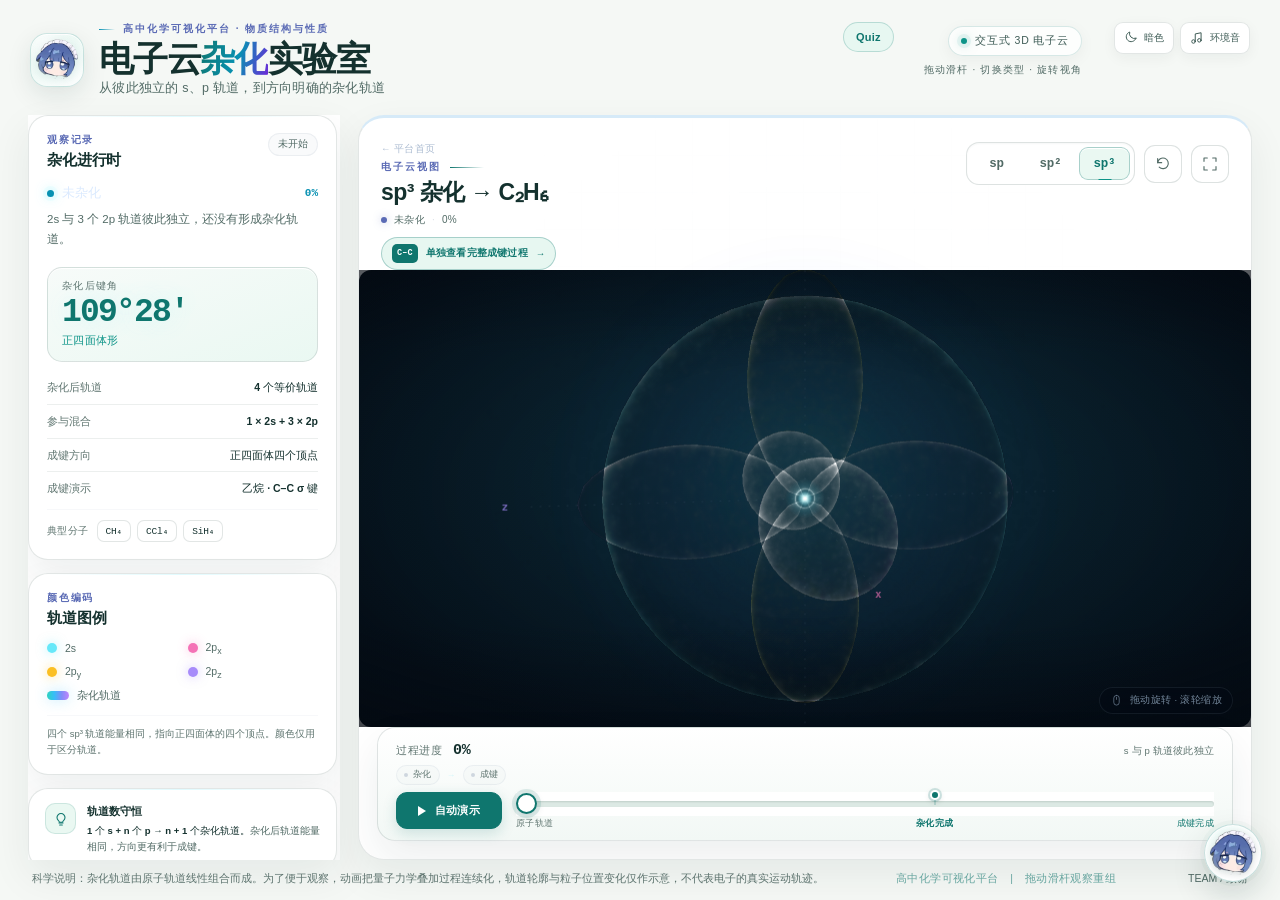
<file: electron-cloud.html>
<!DOCTYPE html>
<html lang="zh-CN" data-theme="light">
<head>
<meta charset="UTF-8" />
<meta name="viewport" content="width=device-width, initial-scale=1.0, viewport-fit=cover" />
<meta name="theme-color" content="#f5f8f5" />
<title>电子云杂化实验室 · 高中化学可视化平台</title>
<meta name="description" content="面向高中化学的交互式电子云杂化可视化：拖动滑杆观察 sp、sp²、sp³ 杂化过程，查看键角、空间构型与典型分子。" />
<link rel="icon" href="favicon-whale.png" type="image/png" />
<link rel="apple-touch-icon" href="whale-icon.png" />
<style>
  :root {
    --bg: #04070f;
    --panel: rgba(10, 18, 33, 0.74);
    --panel-strong: rgba(7, 14, 27, 0.92);
    --line: rgba(148, 163, 184, 0.14);
    --line-strong: rgba(148, 163, 184, 0.24);
    --text: #eaf3ff;
    --muted: #8ea4c0;
    --dim: #5e728c;
    --cyan: #67e8f9;
    --teal: #5eead4;
    --violet: #a78bfa;
    --pink: #f472b6;
    --amber: #fbbf24;
    --radius: 22px;
    --mono: "Cascadia Code", "SFMono-Regular", Consolas, "Liberation Mono", monospace;
    color-scheme: dark;
  }

  * { box-sizing: border-box; }
  html, body { margin: 0; min-height: 100%; }
  body {
    background: var(--bg);
    color: var(--text);
    font-family: "Segoe UI Variable", "Segoe UI", "PingFang SC", "Hiragino Sans GB", "Microsoft YaHei", sans-serif;
    -webkit-font-smoothing: antialiased;
    text-rendering: optimizeLegibility;
    overflow-x: hidden;
  }
  button, input { font: inherit; }
  button { cursor: pointer; }
  button:focus-visible, input:focus-visible {
    outline: 2px solid rgba(103, 232, 249, 0.8);
    outline-offset: 3px;
  }

  .page-glow {
    position: fixed;
    inset: 0;
    pointer-events: none;
    z-index: -2;
    background:
      radial-gradient(900px 620px at 8% -10%, rgba(20, 184, 166, 0.15), transparent 64%),
      radial-gradient(1000px 760px at 96% 8%, rgba(91, 33, 182, 0.14), transparent 66%),
      radial-gradient(900px 700px at 58% 112%, rgba(14, 116, 144, 0.11), transparent 65%),
      linear-gradient(160deg, #050a14 0%, #04070f 52%, #050811 100%);
  }
  .page-glow::after {
    content: "";
    position: absolute;
    inset: 0;
    opacity: 0.2;
    background-image:
      linear-gradient(rgba(148, 163, 184, 0.04) 1px, transparent 1px),
      linear-gradient(90deg, rgba(148, 163, 184, 0.04) 1px, transparent 1px);
    background-size: 46px 46px;
    mask-image: radial-gradient(circle at 50% 38%, black, transparent 76%);
  }

  .shell {
    width: min(1580px, 100%);
    height: 100vh;
    height: 100dvh;
    min-height: 680px;
    margin: 0 auto;
    padding: 22px 28px 14px;
    display: flex;
    flex-direction: column;
  }

  /* ── header ───────────────────────────────────────────── */
  .site-header {
    display: flex;
    justify-content: space-between;
    align-items: flex-start;
    gap: 24px;
    padding: 0 2px 18px;
    animation: rise 0.7s cubic-bezier(.22,.8,.3,1) both;
  }
  .brand { display: flex; align-items: center; gap: 15px; min-width: 0; }
  a.brand { color: inherit; text-decoration: none; border-radius: 14px; transition: opacity .2s ease; }
  a.brand:hover { opacity: .82; }
  a.brand:focus-visible { outline: 2px solid rgba(103,232,249,.75); outline-offset: 5px; }
  .brand-mark {
    width: 54px;
    height: 54px;
    flex: 0 0 auto;
    border-radius: 17px;
    border: 1px solid rgba(103, 232, 249, 0.2);
    background:
      radial-gradient(circle at 32% 24%, rgba(103, 232, 249, 0.2), transparent 55%),
      linear-gradient(150deg, rgba(11, 28, 46, 0.9), rgba(5, 11, 22, 0.95));
    box-shadow: inset 0 1px 0 rgba(255, 255, 255, 0.08), 0 12px 34px rgba(0, 0, 0, 0.34);
    display: grid;
    place-items: center;
  }
  .brand-mark svg { width: 42px; height: 42px; overflow: visible; }
  .brand-copy { min-width: 0; }
  .kicker {
    display: flex;
    align-items: center;
    gap: 8px;
    color: var(--cyan);
    font-size: 10px;
    font-weight: 650;
    letter-spacing: 0.2em;
    text-transform: uppercase;
  }
  .kicker::before {
    content: "";
    width: 16px;
    height: 1px;
    background: linear-gradient(90deg, var(--cyan), transparent);
  }
  h1 {
    margin: 5px 0 3px;
    font-size: clamp(27px, 2.7vw, 39px);
    line-height: 1.05;
    letter-spacing: -0.035em;
    font-weight: 760;
  }
  h1 .accent {
    background: linear-gradient(108deg, #e6fdff 4%, var(--cyan) 42%, #c4b5fd 86%);
    -webkit-background-clip: text;
    background-clip: text;
    color: transparent;
  }
  .brand-copy p {
    margin: 0;
    color: var(--muted);
    font-size: 12.5px;
    letter-spacing: 0.02em;
  }
  .header-meta {
    display: flex;
    flex-direction: column;
    align-items: flex-end;
    gap: 7px;
    padding-top: 4px;
    flex: 0 0 auto;
  }
  .meta-pill {
    display: inline-flex;
    align-items: center;
    gap: 8px;
    height: 30px;
    padding: 0 12px;
    border-radius: 999px;
    border: 1px solid rgba(103, 232, 249, 0.16);
    background: rgba(8, 20, 34, 0.62);
    color: #c7e9ef;
    font-size: 10.5px;
    letter-spacing: 0.08em;
    white-space: nowrap;
  }
  .live-dot {
    width: 6px;
    height: 6px;
    border-radius: 50%;
    background: var(--teal);
    box-shadow: 0 0 0 4px rgba(94, 234, 212, 0.08), 0 0 12px rgba(94, 234, 212, 0.8);
    animation: breathe 2.6s ease-in-out infinite;
  }
  .meta-note { font-size: 10px; letter-spacing: 0.12em; color: var(--dim); }

  /* ── layout ───────────────────────────────────────────── */
  .main {
    flex: 1;
    min-height: 0;
    display: grid;
    grid-template-columns: 312px minmax(0, 1fr);
    grid-template-areas: "sidebar stage";
    gap: 18px;
  }
  .sidebar {
    grid-area: sidebar;
    min-height: 0;
    overflow-y: auto;
    overscroll-behavior: contain;
    display: flex;
    flex-direction: column;
    gap: 13px;
    padding-right: 3px;
    scrollbar-width: thin;
    scrollbar-color: rgba(103, 232, 249, 0.2) transparent;
  }
  .sidebar::-webkit-scrollbar { width: 5px; }
  .sidebar::-webkit-scrollbar-thumb {
    background: rgba(103, 232, 249, 0.18);
    border-radius: 99px;
  }

  .card {
    position: relative;
    flex: 0 0 auto;
    border: 1px solid var(--line);
    border-radius: 20px;
    padding: 17px 18px;
    background:
      radial-gradient(120% 100% at 0% 0%, rgba(103, 232, 249, 0.045), transparent 48%),
      linear-gradient(155deg, rgba(13, 24, 43, 0.83), rgba(7, 14, 27, 0.72));
    box-shadow:
      0 22px 60px rgba(0, 0, 0, 0.22),
      inset 0 1px 0 rgba(255, 255, 255, 0.045);
    backdrop-filter: blur(18px);
    -webkit-backdrop-filter: blur(18px);
    animation: rise 0.62s cubic-bezier(.22,.8,.3,1) both;
  }
  .sidebar .card:nth-child(1) { animation-delay: 0.05s; }
  .sidebar .card:nth-child(2) { animation-delay: 0.11s; }
  .sidebar .card:nth-child(3) { animation-delay: 0.17s; }
  .card::before {
    content: "";
    position: absolute;
    inset: 0 18px auto;
    height: 1px;
    background: linear-gradient(90deg, transparent, rgba(103, 232, 249, 0.2), transparent);
    pointer-events: none;
  }
  .card-head {
    display: flex;
    align-items: flex-start;
    justify-content: space-between;
    gap: 10px;
  }
  .card-kicker {
    color: var(--dim);
    font-size: 9.5px;
    font-weight: 650;
    letter-spacing: 0.18em;
    text-transform: uppercase;
  }
  .card h3 {
    margin: 3px 0 0;
    font-size: 15px;
    line-height: 1.3;
    letter-spacing: -0.01em;
    font-weight: 650;
  }
  .record-badge {
    display: inline-flex;
    align-items: center;
    height: 23px;
    padding: 0 9px;
    border-radius: 999px;
    border: 1px solid rgba(148, 163, 184, 0.14);
    background: rgba(148, 163, 184, 0.06);
    color: var(--muted);
    font-size: 9.5px;
    white-space: nowrap;
    transition: 0.25s ease;
  }
  .record-badge[data-state="mixing"] {
    color: #fde68a;
    border-color: rgba(251, 191, 36, 0.25);
    background: rgba(251, 191, 36, 0.08);
  }
  .record-badge[data-state="done"] {
    color: #a7f3d0;
    border-color: rgba(94, 234, 212, 0.24);
    background: rgba(94, 234, 212, 0.08);
  }
  .record-badge[data-state="bonding"] {
    color: #ddd6fe;
    border-color: rgba(167, 139, 250, 0.3);
    background: rgba(167, 139, 250, 0.09);
  }

  .phase-line {
    display: flex;
    align-items: center;
    gap: 8px;
    margin-top: 15px;
    font-size: 12.5px;
    color: #dbeafe;
    font-weight: 550;
  }
  .phase-dot {
    width: 7px;
    height: 7px;
    border-radius: 50%;
    background: var(--cyan);
    box-shadow: 0 0 0 4px rgba(103, 232, 249, 0.07), 0 0 12px rgba(103, 232, 249, 0.7);
    transition: 0.25s ease;
  }
  .phase-line[data-state="mixing"] .phase-dot {
    background: var(--amber);
    box-shadow: 0 0 0 4px rgba(251, 191, 36, 0.07), 0 0 14px rgba(251, 191, 36, 0.75);
  }
  .phase-line[data-state="done"] .phase-dot {
    background: var(--teal);
    box-shadow: 0 0 0 4px rgba(94, 234, 212, 0.08), 0 0 14px rgba(94, 234, 212, 0.8);
  }
  .phase-line[data-state="bonding"] .phase-dot {
    background: var(--violet);
    box-shadow: 0 0 0 4px rgba(167, 139, 250, 0.08), 0 0 14px rgba(167, 139, 250, 0.8);
  }
  .phase-line .pct {
    margin-left: auto;
    font-family: var(--mono);
    font-size: 11px;
    color: var(--cyan);
    font-variant-numeric: tabular-nums;
  }
  .phase-desc {
    margin: 7px 0 14px;
    min-height: 44px;
    color: var(--muted);
    font-size: 11.5px;
    line-height: 1.75;
  }

  .angle-block {
    position: relative;
    overflow: hidden;
    padding: 12px 14px 13px;
    border-radius: 15px;
    border: 1px solid rgba(148, 163, 184, 0.12);
    background:
      radial-gradient(120% 150% at 0% 0%, rgba(103, 232, 249, 0.1), transparent 56%),
      linear-gradient(160deg, rgba(3, 10, 20, 0.45), rgba(2, 7, 16, 0.28));
  }
  .angle-caption {
    color: var(--dim);
    font-size: 9.5px;
    letter-spacing: 0.14em;
  }
  .angle-value {
    margin-top: 2px;
    font-family: var(--mono);
    font-size: 33px;
    line-height: 1.1;
    letter-spacing: -0.055em;
    font-weight: 600;
    color: #f2ffff;
    text-shadow: 0 0 26px rgba(103, 232, 249, 0.2);
    font-variant-numeric: tabular-nums;
  }
  .angle-shape {
    margin-top: 3px;
    color: var(--cyan);
    font-size: 10.5px;
    letter-spacing: 0.03em;
  }

  .fact-list { margin-top: 9px; }
  .fact-row {
    display: flex;
    justify-content: space-between;
    align-items: baseline;
    gap: 14px;
    padding: 8px 0;
    border-bottom: 1px solid rgba(148, 163, 184, 0.075);
    font-size: 10.5px;
  }
  .fact-row:last-child { border-bottom: 0; padding-bottom: 2px; }
  .fact-row span { color: var(--dim); flex: 0 0 auto; }
  .fact-row strong {
    color: #d8e9ff;
    font-size: 10.5px;
    font-weight: 550;
    text-align: right;
    line-height: 1.45;
  }
  .examples {
    display: flex;
    align-items: center;
    flex-wrap: wrap;
    gap: 6px;
    margin-top: 10px;
    padding-top: 10px;
    border-top: 1px solid rgba(148, 163, 184, 0.075);
  }
  .examples > span {
    margin-right: 2px;
    color: var(--dim);
    font-size: 9.5px;
    letter-spacing: 0.04em;
  }
  .example-chip {
    display: inline-flex;
    align-items: center;
    height: 22px;
    padding: 0 8px;
    border-radius: 7px;
    border: 1px solid rgba(148, 163, 184, 0.12);
    background: rgba(148, 163, 184, 0.055);
    color: #c5d8ef;
    font-size: 10px;
    font-family: var(--mono);
    letter-spacing: -0.02em;
  }
  .legend-grid {
    display: grid;
    grid-template-columns: 1fr 1fr;
    gap: 9px 10px;
    margin-top: 13px;
  }
  .legend-item {
    display: flex;
    align-items: center;
    gap: 8px;
    min-width: 0;
    color: var(--muted);
    font-size: 10.5px;
    white-space: nowrap;
  }
  .legend-item[hidden] { display: none !important; }
  .swatch {
    width: 10px;
    height: 10px;
    flex: 0 0 auto;
    border-radius: 50%;
    background: var(--swatch);
    box-shadow: 0 0 11px var(--swatch-glow, rgba(103, 232, 249, 0.42));
  }
  .swatch.hybrid {
    width: 22px;
    height: 9px;
    border-radius: 999px;
    background: linear-gradient(90deg, #2dd4bf, #38bdf8, #818cf8, #c084fc);
    box-shadow: 0 0 14px rgba(56, 189, 248, 0.3);
  }
  .swatch.hybrid.short { width: 18px; }
  .legend-note {
    margin: 12px 0 0;
    padding-top: 10px;
    border-top: 1px solid rgba(148, 163, 184, 0.075);
    color: var(--dim);
    font-size: 9.5px;
    line-height: 1.65;
  }
  .tip-card {
    display: flex;
    align-items: flex-start;
    gap: 11px;
    padding: 14px 16px;
  }
  .tip-icon {
    width: 31px;
    height: 31px;
    flex: 0 0 auto;
    display: grid;
    place-items: center;
    border-radius: 10px;
    border: 1px solid rgba(251, 191, 36, 0.18);
    background: rgba(251, 191, 36, 0.07);
    color: var(--amber);
  }
  .tip-icon svg { width: 16px; height: 16px; }
  .tip-copy h4 {
    margin: 1px 0 4px;
    color: #e7f3ff;
    font-size: 11px;
    font-weight: 650;
    letter-spacing: 0.01em;
  }
  .tip-copy p {
    margin: 0;
    color: var(--dim);
    font-size: 9.5px;
    line-height: 1.65;
  }
  .tip-copy strong { color: #c7e9ef; font-weight: 550; }

  /* ── stage ────────────────────────────────────────────── */
  .stage-card {
    grid-area: stage;
    position: relative;
    min-height: 0;
    display: flex;
    flex-direction: column;
    overflow: hidden;
    border: 1px solid var(--line);
    border-radius: 26px;
    background:
      radial-gradient(1100px 700px at 50% 28%, rgba(18, 58, 88, 0.38), transparent 62%),
      radial-gradient(900px 620px at 82% 92%, rgba(76, 29, 149, 0.16), transparent 70%),
      linear-gradient(155deg, #07101e 0%, #040812 58%, #060a14 100%);
    box-shadow:
      0 32px 100px rgba(0, 0, 0, 0.42),
      inset 0 1px 0 rgba(255, 255, 255, 0.055);
    animation: rise 0.72s cubic-bezier(.22,.8,.3,1) both;
  }
  .stage-card::before {
    content: "";
    position: absolute;
    inset: 0;
    z-index: 0;
    pointer-events: none;
    opacity: 0.42;
    background-image:
      linear-gradient(rgba(148, 163, 184, 0.04) 1px, transparent 1px),
      linear-gradient(90deg, rgba(148, 163, 184, 0.04) 1px, transparent 1px);
    background-size: 37px 37px;
    mask-image: radial-gradient(circle at 50% 42%, black 0%, transparent 72%);
    -webkit-mask-image: radial-gradient(circle at 50% 42%, black 0%, transparent 72%);
  }
  .stage-head {
    position: relative;
    z-index: 6;
    display: flex;
    justify-content: space-between;
    align-items: flex-start;
    gap: 18px;
    padding: 20px 22px 0;
  }
  .stage-heading { min-width: 0; }
  .module-home {
    display: inline-flex;
    align-items: center;
    gap: 5px;
    margin-bottom: 4px;
    color: rgba(142, 164, 192, 0.72);
    font-size: 9.5px;
    letter-spacing: 0.04em;
    text-decoration: none;
    transition: color 0.2s ease;
  }
  .module-home:hover { color: var(--cyan); }
  .eyebrow {
    display: flex;
    align-items: center;
    gap: 9px;
    color: var(--dim);
    font-size: 9.5px;
    font-weight: 650;
    letter-spacing: 0.2em;
    text-transform: uppercase;
  }
  .eyebrow-line {
    display: inline-block;
    width: 34px;
    height: 1px;
    background: linear-gradient(90deg, rgba(103, 232, 249, 0.55), transparent);
  }
  .stage-heading h2 {
    margin: 5px 0 0;
    font-size: clamp(18px, 1.8vw, 23px);
    line-height: 1.2;
    font-weight: 670;
    letter-spacing: -0.025em;
  }
  .stage-heading h2 span {
    background: linear-gradient(100deg, #f4feff, #a5f3fc 58%, #c4b5fd);
    -webkit-background-clip: text;
    background-clip: text;
    color: transparent;
  }
  .stage-status {
    display: flex;
    align-items: center;
    gap: 7px;
    margin-top: 6px;
    color: var(--muted);
    font-size: 10px;
    letter-spacing: 0.03em;
    font-variant-numeric: tabular-nums;
  }
  .status-dot {
    width: 6px;
    height: 6px;
    border-radius: 50%;
    background: var(--cyan);
    box-shadow: 0 0 0 4px rgba(103, 232, 249, 0.06), 0 0 12px rgba(103, 232, 249, 0.75);
    transition: 0.25s ease;
  }
  .stage-status[data-state="mixing"] .status-dot {
    background: var(--amber);
    box-shadow: 0 0 0 4px rgba(251, 191, 36, 0.06), 0 0 12px rgba(251, 191, 36, 0.8);
  }
  .stage-status[data-state="bonding"] .status-dot {
    background: var(--violet);
    box-shadow: 0 0 0 4px rgba(167, 139, 250, 0.06), 0 0 12px rgba(167, 139, 250, 0.8);
  }
  .stage-status[data-state="done"] .status-dot {
    background: var(--teal);
    box-shadow: 0 0 0 4px rgba(94, 234, 212, 0.07), 0 0 12px rgba(94, 234, 212, 0.8);
  }
  .status-sep { color: rgba(148, 163, 184, 0.35); }
  .bond-feature {
    display: inline-flex;
    align-items: center;
    gap: 8px;
    margin-top: 10px;
    padding: 6px 10px;
    border: 1px solid rgba(94, 234, 212, 0.2);
    border-radius: 999px;
    background: rgba(94, 234, 212, 0.055);
    color: #bdfbf1;
    font-size: 9.5px;
    letter-spacing: 0.02em;
    text-decoration: none;
    transition: .2s ease;
  }
  .bond-feature:hover {
    border-color: rgba(94, 234, 212, 0.42);
    background: rgba(94, 234, 212, 0.1);
    box-shadow: 0 0 24px rgba(94, 234, 212, 0.1);
  }
  .bond-feature .bond-icon {
    display: inline-grid;
    place-items: center;
    height: 19px;
    padding: 0 5px;
    border-radius: 5px;
    background: rgba(94, 234, 212, 0.12);
    font-family: var(--mono);
    font-size: 8.5px;
    color: var(--teal);
  }
  .bond-feature .bond-arrow { color: var(--teal); }

  .stage-controls {
    display: flex;
    align-items: center;
    gap: 9px;
    padding-top: 4px;
    flex: 0 0 auto;
  }
  .type-switch {
    display: flex;
    gap: 3px;
    padding: 4px;
    border: 1px solid rgba(148, 163, 184, 0.14);
    border-radius: 13px;
    background: rgba(4, 10, 20, 0.62);
    box-shadow: inset 0 1px 2px rgba(0, 0, 0, 0.28);
  }
  .type-btn {
    position: relative;
    min-width: 51px;
    height: 33px;
    padding: 0 11px;
    border: 1px solid transparent;
    border-radius: 9px;
    background: transparent;
    color: var(--dim);
    font-family: var(--mono);
    font-size: 12.5px;
    font-weight: 600;
    letter-spacing: -0.02em;
    transition: color 0.2s ease, background 0.2s ease, border-color 0.2s ease, box-shadow 0.2s ease;
  }
  .type-btn:hover { color: #dffbff; background: rgba(103, 232, 249, 0.055); }
  .type-btn.active {
    color: #f0ffff;
    border-color: rgba(103, 232, 249, 0.32);
    background:
      linear-gradient(145deg, rgba(103, 232, 249, 0.17), rgba(94, 234, 212, 0.07));
    box-shadow:
      inset 0 1px 0 rgba(255, 255, 255, 0.08),
      0 0 24px rgba(34, 211, 238, 0.12);
  }
  .type-btn.active::after {
    content: "";
    position: absolute;
    left: 50%;
    bottom: -1px;
    width: 13px;
    height: 1px;
    transform: translateX(-50%);
    background: var(--cyan);
    box-shadow: 0 0 8px var(--cyan);
  }
  .icon-btn {
    width: 38px;
    height: 38px;
    display: grid;
    place-items: center;
    border: 1px solid rgba(148, 163, 184, 0.13);
    border-radius: 11px;
    background: rgba(4, 10, 20, 0.54);
    color: var(--muted);
    transition: color 0.2s ease, border-color 0.2s ease, background 0.2s ease, transform 0.2s ease;
  }
  .icon-btn:hover {
    color: #e9fdff;
    border-color: rgba(103, 232, 249, 0.3);
    background: rgba(103, 232, 249, 0.07);
  }
  .icon-btn:active { transform: scale(0.96); }
  .icon-btn svg { width: 16px; height: 16px; }

  .stage-view {
    position: relative;
    flex: 1 1 auto;
    min-height: 0;
    isolation: isolate;
    touch-action: none;
    cursor: grab;
    outline: none;
  }
  .stage-view.dragging { cursor: grabbing; }
  .stage-glow {
    position: absolute;
    left: 50%;
    top: 48%;
    width: min(60%, 560px);
    aspect-ratio: 1;
    transform: translate(-50%, -50%);
    z-index: 0;
    pointer-events: none;
    border-radius: 50%;
    background:
      radial-gradient(circle, rgba(34, 211, 238, 0.11) 0%, rgba(59, 130, 246, 0.06) 33%, transparent 69%);
    filter: blur(26px);
    opacity: 0.9;
  }
  #glcanvas, #overlay {
    position: absolute;
    inset: 0;
    width: 100%;
    height: 100%;
    display: block;
  }
  #glcanvas, #overlay { transition: opacity .38s ease; }
  #glcanvas { z-index: 1; }
  #overlay { z-index: 3; pointer-events: none; }
  #bondcanvas {
    position: absolute;
    inset: 0;
    z-index: 2;
    width: 100%;
    height: 100%;
    opacity: 0;
    pointer-events: none;
    transition: opacity .38s ease;
  }
  .stage-view.bond-phase #glcanvas,
  .stage-view.bond-phase #overlay { opacity: 0; }
  .stage-view.bond-phase #bondcanvas { opacity: 0; }
  .bond-frame {
    position: absolute;
    inset: 0;
    z-index: 4;
    width: 100%;
    height: 100%;
    border: 0;
    opacity: 0;
    pointer-events: none;
    background: transparent;
    transition: opacity .38s ease;
  }
  .stage-view.bond-phase .bond-frame { opacity: 1; pointer-events: auto; }
  .stage-view.bond-phase .view-hint { opacity: 0; }
  .phase-track {
    display: flex;
    align-items: center;
    gap: 7px;
    margin: 1px 0 7px;
    color: var(--dim);
    font-size: 8.5px;
    letter-spacing: .04em;
  }
  .phase-chip {
    display: inline-flex;
    align-items: center;
    gap: 5px;
    height: 20px;
    padding: 0 7px;
    border: 1px solid rgba(148,163,184,.12);
    border-radius: 999px;
    background: rgba(148,163,184,.04);
    transition: .2s ease;
  }
  .phase-chip i { width: 4px; height: 4px; border-radius: 50%; background: rgba(148,163,184,.4); }
  .phase-chip.active { color: #bdfbf1; border-color: rgba(94,234,212,.25); background: rgba(94,234,212,.07); }
  .phase-chip.active i { background: var(--teal); box-shadow: 0 0 7px var(--teal); }
  .phase-chip.done { color: #dff8ff; }
  .phase-chip.bond.active { color: #ddd6fe; border-color: rgba(167,139,250,.3); background: rgba(167,139,250,.08); }
  .phase-chip.bond.active i { background: var(--violet); box-shadow: 0 0 7px var(--violet); }
  .phase-arrow { color: rgba(103,232,249,.28); }
  .range-labels .mid { color: rgba(148,163,184,.62); }
  .stage-view::after {
    content: "";
    position: absolute;
    inset: 0;
    z-index: 2;
    pointer-events: none;
    background:
      radial-gradient(ellipse at 50% 48%, transparent 38%, rgba(3, 7, 14, 0.18) 68%, rgba(3, 7, 14, 0.62) 100%),
      linear-gradient(180deg, rgba(4, 8, 16, 0.24), transparent 18%, transparent 78%, rgba(4, 8, 16, 0.34));
  }
  .view-hint {
    position: absolute;
    right: 18px;
    bottom: 13px;
    z-index: 5;
    display: flex;
    align-items: center;
    gap: 7px;
    height: 27px;
    padding: 0 10px;
    border: 1px solid rgba(148, 163, 184, 0.11);
    border-radius: 999px;
    background: rgba(4, 10, 20, 0.46);
    color: rgba(157, 180, 204, 0.72);
    font-size: 9.5px;
    letter-spacing: 0.04em;
    backdrop-filter: blur(8px);
    -webkit-backdrop-filter: blur(8px);
    pointer-events: none;
    user-select: none;
  }
  .view-hint svg { width: 13px; height: 13px; opacity: 0.8; }
  .stage-fallback {
    position: absolute;
    inset: 0;
    z-index: 8;
    display: grid;
    place-items: center;
    padding: 32px;
    text-align: center;
    background: rgba(4, 9, 17, 0.85);
    color: var(--muted);
    font-size: 13px;
    line-height: 1.8;
  }
  .stage-fallback[hidden] { display: none; }
  .stage-fallback strong { display: block; color: var(--text); font-size: 15px; margin-bottom: 5px; }

  /* ── progress dock ────────────────────────────────────── */
  .progress-dock {
    position: relative;
    z-index: 7;
    flex: 0 0 auto;
    margin: 0 18px 18px;
    padding: 14px 18px 10px;
    border: 1px solid rgba(148, 163, 184, 0.15);
    border-radius: 18px;
    background:
      radial-gradient(120% 180% at 0% 0%, rgba(103, 232, 249, 0.055), transparent 50%),
      linear-gradient(180deg, rgba(9, 18, 33, 0.92), rgba(5, 11, 22, 0.95));
    box-shadow:
      0 22px 50px rgba(0, 0, 0, 0.34),
      inset 0 1px 0 rgba(255, 255, 255, 0.045);
    backdrop-filter: blur(20px);
    -webkit-backdrop-filter: blur(20px);
  }
  .progress-top {
    display: flex;
    justify-content: space-between;
    align-items: baseline;
    gap: 14px;
    margin-bottom: 6px;
  }
  .progress-label {
    color: var(--muted);
    font-size: 10.5px;
    letter-spacing: 0.06em;
    white-space: nowrap;
  }
  .progress-label strong {
    margin-left: 7px;
    color: #f4ffff;
    font-family: var(--mono);
    font-size: 15px;
    font-weight: 600;
    letter-spacing: -0.03em;
    font-variant-numeric: tabular-nums;
  }
  .progress-message {
    color: var(--dim);
    font-size: 9.5px;
    letter-spacing: 0.02em;
    text-align: right;
    white-space: nowrap;
    overflow: hidden;
    text-overflow: ellipsis;
  }
  .slider-row {
    display: flex;
    align-items: center;
    gap: 14px;
  }
  .play-btn {
    display: inline-flex;
    align-items: center;
    justify-content: center;
    gap: 9px;
    height: 37px;
    min-width: 106px;
    padding: 0 13px;
    flex: 0 0 auto;
    border: 1px solid rgba(103, 232, 249, 0.23);
    border-radius: 11px;
    background: linear-gradient(145deg, rgba(103, 232, 249, 0.11), rgba(94, 234, 212, 0.045));
    color: #dffcff;
    font-size: 10.5px;
    font-weight: 650;
    letter-spacing: 0.03em;
    transition: border-color 0.2s ease, background 0.2s ease, box-shadow 0.2s ease;
  }
  .play-btn:hover {
    border-color: rgba(103, 232, 249, 0.42);
    background: linear-gradient(145deg, rgba(103, 232, 249, 0.17), rgba(94, 234, 212, 0.07));
    box-shadow: 0 0 26px rgba(34, 211, 238, 0.1);
  }
  .play-icon {
    width: 0;
    height: 0;
    border-top: 5px solid transparent;
    border-bottom: 5px solid transparent;
    border-left: 8px solid currentColor;
    filter: drop-shadow(0 0 5px rgba(103, 232, 249, 0.45));
    transition: 0.2s ease;
  }
  .play-btn.playing .play-icon {
    width: 9px;
    height: 11px;
    border: 0;
    border-left: 3px solid currentColor;
    border-right: 3px solid currentColor;
  }
  .range-wrap { position: relative; flex: 1; min-width: 0; }
  .range-marker {
    position: absolute;
    left: var(--at, 60%);
    top: -7px;
    z-index: 4;
    width: 22px;
    height: 20px;
    padding: 0;
    border: 0;
    border-radius: 999px;
    background: transparent;
    transform: translateX(-50%);
    cursor: pointer;
  }
  .range-marker::before {
    content: "";
    position: absolute;
    left: 50%;
    top: 10px;
    width: 1px;
    height: 10px;
    transform: translateX(-50%);
    background: rgba(103, 232, 249, 0.55);
  }
  .range-marker .marker-dot {
    position: absolute;
    left: 50%;
    top: 50%;
    width: 10px;
    height: 10px;
    border-radius: 50%;
    border: 2px solid #06111f;
    background: #bdfbf1;
    box-shadow: 0 0 0 2px rgba(103, 232, 249, 0.2), 0 0 10px rgba(103, 232, 249, 0.65);
    transform: translate(-50%, -50%);
    transition: transform 0.16s ease, box-shadow 0.16s ease;
  }
  .range-marker:hover .marker-dot,
  .range-marker:focus-visible .marker-dot {
    transform: translate(-50%, -50%) scale(1.2);
    box-shadow: 0 0 0 3px rgba(103, 232, 249, 0.25), 0 0 16px rgba(103, 232, 249, 0.85);
  }
  .range-marker:focus-visible { outline: 2px solid #67e8f9; outline-offset: 3px; }
  .range-labels {
    position: relative;
    display: flex;
    justify-content: space-between;
    gap: 10px;
    margin-top: 1px;
    color: var(--dim);
    font-size: 9px;
    letter-spacing: 0.04em;
  }
  .range-labels .mid {
    position: absolute;
    left: 60%;
    transform: translateX(-50%);
    white-space: nowrap;
  }
  .range-labels span:last-child { color: rgba(103, 232, 249, 0.62); }

  input[type="range"] {
    -webkit-appearance: none;
    appearance: none;
    display: block;
    width: 100%;
    height: 24px;
    margin: 0;
    padding: 0;
    background: transparent;
    cursor: pointer;
  }
  input[type="range"]::-webkit-slider-runnable-track {
    width: 100%;
    height: 6px;
    border-radius: 999px;
    background:
      linear-gradient(90deg, #67e8f9 0%, #5eead4 var(--p, 0%), rgba(148, 163, 184, 0.15) var(--p, 0%), rgba(148, 163, 184, 0.15) 100%);
    box-shadow: inset 0 1px 3px rgba(0, 0, 0, 0.5);
  }
  input[type="range"]::-webkit-slider-thumb {
    -webkit-appearance: none;
    appearance: none;
    width: 21px;
    height: 21px;
    margin-top: -7.5px;
    border-radius: 50%;
    border: 2px solid rgba(215, 253, 255, 0.95);
    background: #ecfeff;
    box-shadow:
      0 0 0 5px rgba(103, 232, 249, 0.1),
      0 0 22px rgba(103, 232, 249, 0.7),
      0 2px 8px rgba(0, 0, 0, 0.4);
    transition: box-shadow 0.2s ease, transform 0.2s ease;
  }
  input[type="range"]:hover::-webkit-slider-thumb {
    box-shadow:
      0 0 0 6px rgba(103, 232, 249, 0.12),
      0 0 30px rgba(103, 232, 249, 0.85),
      0 2px 8px rgba(0, 0, 0, 0.4);
  }
  input[type="range"]:active::-webkit-slider-thumb { transform: scale(0.94); }
  input[type="range"]::-moz-range-track {
    width: 100%;
    height: 6px;
    border-radius: 999px;
    background: rgba(148, 163, 184, 0.15);
    box-shadow: inset 0 1px 3px rgba(0, 0, 0, 0.5);
  }
  input[type="range"]::-moz-range-progress {
    height: 6px;
    border-radius: 999px;
    background: linear-gradient(90deg, #67e8f9, #5eead4);
  }
  input[type="range"]::-moz-range-thumb {
    width: 19px;
    height: 19px;
    border: 2px solid rgba(215, 253, 255, 0.95);
    border-radius: 50%;
    background: #ecfeff;
    box-shadow:
      0 0 0 5px rgba(103, 232, 249, 0.1),
      0 0 22px rgba(103, 232, 249, 0.7);
  }

  .stage-card.is-switching .stage-view { animation: cloudSwitch 0.45s ease both; }
  @keyframes cloudSwitch {
    0% { opacity: 0.72; filter: saturate(0.75); }
    100% { opacity: 1; filter: saturate(1); }
  }

  /* ── footer ───────────────────────────────────────────── */
  .site-footer {
    display: flex;
    align-items: flex-start;
    justify-content: space-between;
    gap: 22px;
    padding: 10px 4px 0;
    color: rgba(94, 114, 140, 0.9);
    font-size: 9.5px;
    line-height: 1.55;
  }
  .site-footer p { margin: 0; max-width: 860px; }
  .site-footer .footer-tag {
    flex: 0 0 auto;
    color: rgba(103, 232, 249, 0.48);
    white-space: nowrap;
    letter-spacing: 0.04em;
  }

  /* ── motion / responsive ──────────────────────────────── */
  @keyframes rise {
    from { opacity: 0; transform: translateY(9px); }
    to { opacity: 1; transform: translateY(0); }
  }
  @keyframes breathe {
    0%, 100% { opacity: 0.65; transform: scale(0.9); }
    50% { opacity: 1; transform: scale(1.12); }
  }

  @media (max-width: 1120px) {
    .main { grid-template-columns: 286px minmax(0, 1fr); gap: 15px; }
    .shell { padding-left: 20px; padding-right: 20px; }
    .stage-head { padding-left: 18px; padding-right: 18px; }
    .progress-dock { margin-left: 14px; margin-right: 14px; }
    .card { padding: 16px; }
    .angle-value { font-size: 30px; }
  }

  @media (max-width: 940px) {
    .shell {
      height: auto;
      min-height: 100vh;
      min-height: 100dvh;
      padding: 18px 16px 14px;
    }
    .main {
      grid-template-columns: minmax(0, 1fr);
      grid-template-areas: "stage" "sidebar";
      gap: 14px;
    }
    .stage-card { height: min(78vh, 760px); min-height: 590px; }
    .sidebar {
      display: grid;
      grid-template-columns: 1fr 1fr;
      gap: 12px;
      overflow: visible;
      padding-right: 0;
    }
    .sidebar .card:nth-child(1) { grid-column: 1 / -1; }
    .sidebar .card:nth-child(2) { grid-column: 1; }
    .sidebar .card:nth-child(3) { grid-column: 2; }
    .tip-card { align-self: start; }
    .site-header { padding-bottom: 14px; }
  }

  @media (max-width: 660px) {
    .shell { padding: 15px 12px 10px; }
    .site-header { align-items: flex-start; gap: 12px; }
    .brand { gap: 11px; }
    .brand-mark { width: 46px; height: 46px; border-radius: 14px; }
    .brand-mark svg { width: 36px; height: 36px; }
    h1 { font-size: clamp(24px, 7.5vw, 32px); }
    .brand-copy p { display: none; }
    .kicker { font-size: 9px; letter-spacing: 0.14em; }
    .header-meta { display: none; }
    .stage-card { height: auto; min-height: 0; }
    .stage-head {
      flex-direction: column;
      align-items: stretch;
      gap: 12px;
      padding: 16px 14px 0;
    }
    .stage-controls { width: 100%; padding-top: 0; }
    .type-switch { flex: 1; }
    .type-btn { flex: 1; min-width: 0; padding: 0 8px; }
    .icon-btn { width: 36px; height: 36px; }
    .stage-heading h2 { font-size: 20px; }
    .stage-view { min-height: 390px; }
    .view-hint { right: 10px; bottom: 9px; font-size: 8.5px; height: 24px; padding: 0 8px; }
    .progress-dock { margin: 0 10px 10px; padding: 12px 12px 8px; border-radius: 16px; }
    .progress-message { display: none; }
    .slider-row { gap: 10px; }
    .play-btn { min-width: 44px; width: 44px; height: 44px; padding: 0; border-radius: 50%; }
    .play-btn span:last-child { display: none; }
    .play-btn.playing { border-radius: 50%; }
    .progress-label strong { font-size: 14px; }
    .sidebar { grid-template-columns: 1fr; }
    .sidebar .card:nth-child(2), .sidebar .card:nth-child(3) { grid-column: 1; }
    .site-footer { flex-direction: column; gap: 5px; padding-top: 8px; }
  }

  @media (max-width: 420px) {
    .stage-view { min-height: 340px; }
    .stage-heading h2 { font-size: 18px; }
    .eyebrow { font-size: 8.5px; }
    .angle-value { font-size: 28px; }
  }

  @media (max-height: 760px) and (min-width: 941px) {
    .shell { min-height: 600px; padding-top: 14px; }
    .site-header { padding-bottom: 12px; }
    .brand-mark { width: 48px; height: 48px; }
    .brand-copy p { display: none; }
    .card { padding: 14px 15px; }
    .phase-desc { min-height: 0; }
    .angle-value { font-size: 28px; }
    .tip-card { display: none; }
  }

  @media (prefers-reduced-motion: reduce) {
    *, *::before, *::after {
      animation-duration: 0.001ms !important;
      animation-iteration-count: 1 !important;
      scroll-behavior: auto !important;
    }
  }
</style>
  <meta name="copyright" content="© 2026 chemLeon6657. All rights reserved." />
  <meta name="rights" content="All rights reserved. No copying, modification or redistribution without prior written permission." />
  <link rel="license" href="rights.html" />
  <!-- © 2026 chemLeon6657. All rights reserved. See rights.html. -->
<link rel="stylesheet" href="site-theme.css" />
<script>try{var t=localStorage.getItem("cvl-theme");document.documentElement.dataset.theme=t==="dark"?"dark":"light";}catch(e){document.documentElement.dataset.theme="light";}</script>
</head>
<body data-palette="cellbio">
<div class="page-glow" aria-hidden="true"></div>

<div class="shell">
  <header class="site-header">
    <a class="brand" href="./" title="返回平台首页" aria-label="返回高中化学可视化平台首页">
      <div class="brand-mark" aria-hidden="true"><img src="whale-icon.png" alt="" width="40" height="40" decoding="async" /></div>
      <div class="brand-copy">
        <div class="kicker">高中化学可视化平台 · 物质结构与性质</div>
        <h1>电子云<span class="accent">杂化</span>实验室</h1>
        <p>从彼此独立的 s、p 轨道，到方向明确的杂化轨道</p>
      </div>
    </a>
    <div class="header-meta">
      <div class="meta-pill"><span class="live-dot"></span>交互式 3D 电子云</div>
      <div class="meta-note">拖动滑杆 · 切换类型 · 旋转视角</div>
    </div>
  </header>

  <main class="main">
    <section class="stage-card" id="stageCard" aria-label="电子云杂化三维视图">
      <div class="stage-head">
        <div class="stage-heading">
          <a class="module-home" href="./">← 平台首页</a>
          <div class="eyebrow">电子云视图 <span class="eyebrow-line"></span></div>
          <h2><span id="typeName">sp³</span> <span id="headingTail">杂化 → C₂H₆</span></h2>
          <div class="stage-status" id="stageStatus" data-state="idle">
            <span class="status-dot"></span>
            <span id="stagePhase">未杂化</span>
            <span class="status-sep">·</span>
            <span id="stagePercent">0%</span>
          </div>
          <a class="bond-feature" href="bond-formation.html">
            <span class="bond-icon">C–C</span>
            单独查看完整成键过程
            <span class="bond-arrow" aria-hidden="true">→</span>
          </a>
        </div>
        <div class="stage-controls">
          <div class="type-switch" role="group" aria-label="选择杂化类型">
            <button class="type-btn" type="button" data-type="sp" aria-pressed="false">sp</button>
            <button class="type-btn" type="button" data-type="sp2" aria-pressed="false">sp²</button>
            <button class="type-btn active" type="button" data-type="sp3" aria-pressed="true">sp³</button>
          </div>
          <button class="icon-btn" id="resetViewBtn" type="button" title="重置视角" aria-label="重置视角">
            <svg viewBox="0 0 24 24" fill="none" stroke="currentColor" stroke-width="1.7" stroke-linecap="round" stroke-linejoin="round" aria-hidden="true">
              <path d="M4 10a8 8 0 1 1 2.3 6.7"/>
              <path d="M4 4v6h6"/>
            </svg>
          </button>
          <button class="icon-btn" id="fullscreenBtn" type="button" title="全屏观察" aria-label="全屏观察">
            <svg viewBox="0 0 24 24" fill="none" stroke="currentColor" stroke-width="1.7" stroke-linecap="round" stroke-linejoin="round" aria-hidden="true">
              <path d="M8 3H3v5M16 3h5v5M8 21H3v-5M21 16v5h-5"/>
            </svg>
          </button>
        </div>
      </div>

      <div class="stage-view" id="stageView" aria-label="可拖动旋转的电子云三维视图">
        <div class="stage-glow" aria-hidden="true"></div>
        <canvas id="glcanvas" aria-hidden="true"></canvas>
        <canvas id="overlay" aria-hidden="true"></canvas>
        <canvas id="bondcanvas" aria-hidden="true"></canvas>
        <iframe id="bondFrame" class="bond-frame" title="可旋转的 C–C 成键三维视图" src="about:blank"></iframe>
        <div class="view-hint" aria-hidden="true">
          <svg viewBox="0 0 24 24" fill="none" stroke="currentColor" stroke-width="1.6" stroke-linecap="round" stroke-linejoin="round">
            <rect x="7" y="2.5" width="10" height="18" rx="5"/>
            <path d="M12 6v4"/>
          </svg>
          拖动旋转 · 滚轮缩放
        </div>
        <div class="stage-fallback" id="stageFallback" hidden>
          <div><strong>无法启动 3D 电子云</strong>当前浏览器未启用 WebGL。请使用最新版 Chrome、Edge 或 Firefox 打开本页面。</div>
        </div>
      </div>

      <div class="progress-dock">
        <div class="progress-top">
          <div class="progress-label">过程进度 <strong id="progressPercent">0%</strong></div>
          <div class="progress-message" id="progressMessage">s 与 p 轨道彼此独立</div>
        </div>
        <div class="phase-track" aria-hidden="true">
          <span class="phase-chip" id="phaseHybrid"><i></i>杂化</span>
          <span class="phase-arrow">→</span>
          <span class="phase-chip bond" id="phaseBond"><i></i>成键</span>
        </div>
        <div class="slider-row">
          <button class="play-btn" id="playBtn" type="button" aria-pressed="false" aria-label="自动演示杂化过程">
            <span class="play-icon" aria-hidden="true"></span>
            <span id="playLabel">自动演示</span>
          </button>
          <div class="range-wrap">
            <button class="range-marker" id="hybridMarker" type="button" style="--at:60%" title="杂化完成（60%）：点击查看" aria-label="跳到杂化完成（60%）"><span class="marker-dot" aria-hidden="true"></span></button>
            <input id="progressRange" type="range" min="0" max="100" step="1" value="0" aria-label="杂化程度，从 0% 未杂化到 100% 杂化完成" aria-valuetext="0%，未杂化" />
            <div class="range-labels"><span>原子轨道</span><span class="mid">杂化完成</span><span>成键完成</span></div>
          </div>
        </div>
      </div>
    </section>

    <aside class="sidebar" aria-label="杂化信息">
      <section class="card status-card">
        <div class="card-head">
          <div>
            <div class="card-kicker">观察记录</div>
            <h3 id="recordTitle">杂化进行时</h3>
          </div>
          <span class="record-badge" id="recordBadge" data-state="idle">未开始</span>
        </div>
        <div class="phase-line" id="phaseLine" data-state="idle">
          <span class="phase-dot"></span>
          <span id="phaseText">未杂化</span>
          <span class="pct" id="sidePercent">0%</span>
        </div>
        <p class="phase-desc" id="phaseDesc">2s 与 3 个 2p 轨道彼此独立，还没有形成杂化轨道。</p>
        <div class="angle-block">
          <div class="angle-caption">杂化后键角</div>
          <div class="angle-value" id="angleValue">109°28′</div>
          <div class="angle-shape" id="shapeValue">正四面体形</div>
        </div>
        <div class="fact-list">
          <div class="fact-row"><span>杂化后轨道</span><strong id="orbitalCount">4 个等价轨道</strong></div>
          <div class="fact-row"><span>参与混合</span><strong id="mixValue">1 × 2s + 3 × 2p</strong></div>
          <div class="fact-row"><span>成键方向</span><strong id="directionValue">正四面体四个顶点</strong></div>
          <div class="fact-row"><span>成键演示</span><strong id="bondValue">乙烷 · C–C σ 键</strong></div>
        </div>
        <div class="examples">
          <span>典型分子</span>
          <div id="examples" style="display:contents"></div>
        </div>
      </section>

      <section class="card legend-card">
        <div class="card-head">
          <div>
            <div class="card-kicker">颜色编码</div>
            <h3>轨道图例</h3>
          </div>
        </div>
        <div class="legend-grid">
          <div class="legend-item"><i class="swatch" style="--swatch:#67e8f9;--swatch-glow:rgba(103,232,249,.5)"></i><span>2s</span></div>
          <div class="legend-item"><i class="swatch" style="--swatch:#f472b6;--swatch-glow:rgba(244,114,182,.45)"></i><span>2p<sub>x</sub></span></div>
          <div class="legend-item"><i class="swatch" style="--swatch:#fbbf24;--swatch-glow:rgba(251,191,36,.45)"></i><span>2p<sub>y</sub></span></div>
          <div class="legend-item"><i class="swatch" style="--swatch:#a78bfa;--swatch-glow:rgba(167,139,250,.5)"></i><span>2p<sub>z</sub></span></div>
          <div class="legend-item"><i class="swatch hybrid" id="hybridSwatch"></i><span>杂化轨道</span></div>
          <div class="legend-item" id="leftoverLegend" hidden><i class="swatch" id="leftoverSwatch" style="--swatch:#a78bfa;--swatch-glow:rgba(167,139,250,.5)"></i><span id="leftoverLabel">未杂化 p</span></div>
        </div>
        <p class="legend-note" id="legendNote">四个 sp³ 轨道能量相同，指向正四面体的四个顶点。颜色仅用于区分轨道。</p>
      </section>

      <section class="card tip-card">
        <div class="tip-icon" aria-hidden="true">
          <svg viewBox="0 0 24 24" fill="none" stroke="currentColor" stroke-width="1.6" stroke-linecap="round" stroke-linejoin="round">
            <path d="M9 18h6M10 21h4"/>
            <path d="M8.2 14.5a6 6 0 1 1 7.6 0c-.8.7-1.3 1.5-1.3 2.5H9.5c0-1-.5-1.8-1.3-2.5Z"/>
          </svg>
        </div>
        <div class="tip-copy">
          <h4>轨道数守恒</h4>
          <p><strong>1 个 s + n 个 p → n + 1 个杂化轨道。</strong>杂化后轨道能量相同，方向更有利于成键。</p>
        </div>
      </section>
    </aside>
  </main>

  <footer class="site-footer">
    <p>科学说明：杂化轨道由原子轨道线性组合而成。为了便于观察，动画把量子力学叠加过程连续化，轨道轮廓与粒子位置变化仅作示意，不代表电子的真实运动轨迹。</p>
    <span class="footer-tag">高中化学可视化平台　|　拖动滑杆观察重组</span>
  </footer>
</div>

<script>
(() => {
  "use strict";

  const TAU = Math.PI * 2;
  const TOTAL_PARTICLES = 16000;
  const FOV = 38 * Math.PI / 180;
  const PLAY_MS = 10800;

  const clamp = (v, a, b) => Math.min(b, Math.max(a, v));
  const lerp = (a, b, t) => a + (b - a) * t;
  const dot = (a, b) => a[0] * b[0] + a[1] * b[1] + a[2] * b[2];
  const len3 = (v) => Math.hypot(v[0], v[1], v[2]);
  const norm3 = (v) => {
    const l = len3(v) || 1;
    return [v[0] / l, v[1] / l, v[2] / l];
  };
  const smoothstep = (a, b, x) => {
    const t = clamp((x - a) / (b - a), 0, 1);
    return t * t * (3 - 2 * t);
  };
  const easeInOut = (x) => x < 0.5 ? 2 * x * x : 1 - Math.pow(-2 * x + 2, 2) / 2;

  function hexToRgb(hex) {
    const n = parseInt(hex.replace("#", ""), 16);
    return [((n >> 16) & 255) / 255, ((n >> 8) & 255) / 255, (n & 255) / 255];
  }

  const COLORS = {
    s: { hex: "#67e8f9", rgb: hexToRgb("#67e8f9") },
    px: { hex: "#f472b6", rgb: hexToRgb("#f472b6") },
    py: { hex: "#fbbf24", rgb: hexToRgb("#fbbf24") },
    pz: { hex: "#a78bfa", rgb: hexToRgb("#a78bfa") },
    hybrids: ["#2dd4bf", "#38bdf8", "#818cf8", "#c084fc"].map((hex) => ({ hex, rgb: hexToRgb(hex) }))
  };

  const TYPES = {
    sp: {
      key: "sp",
      display: "sp",
      n: 2,
      cs: 1 / Math.SQRT2,
      pOrbs: ["pz"],
      axes: [[0, 0, 1], [0, 0, -1]],
      leftovers: [
        { orb: "px", axis: [1, 0, 0], color: COLORS.px },
        { orb: "py", axis: [0, 1, 0], color: COLORS.py }
      ],
      angle: "180°",
      shape: "直线形",
      count: "2 个等价轨道",
      mix: "1 × 2s + 1 × 2p",
      direction: "沿 z 轴方向相反",
      examples: ["BeCl₂", "CO₂", "C₂H₂"],
      startText: "2s 与 2p_z 之间发生杂化；2pₓ、2pᵧ 暂不参与。",
      midText: "s 与 p_z 的电子云沿 z 轴重新叠加，2pₓ、2pᵧ 保持原有形状。",
      endText: "形成 2 个 sp 杂化轨道，方向相反；未杂化的 2pₓ、2pᵧ 垂直于 sp 轴。",
      progressStart: "s 与 p_z 轨道彼此独立",
      progressMid: "s 与 p_z 沿直线重组成两个方向",
      progressEnd: "形成 2 个等价 sp 杂化轨道",
      bondMolecule: "乙炔", bondFormula: "C₂H₂", bondType: "C≡C σ + 2π", bondLength: "120 pm",
      bondText: "两个 sp 碳原子形成 C–C σ 键，两组 p 轨道再侧面重叠形成 2 个 π 键。",
      bondProgress: "两个 sp 碳原子靠近，σ 键正在形成",
      bondEndText: "C₂H₂ 的 C≡C 键形成完成：1 个 σ + 2 个 π。",
      legendNote: "两个 sp 杂化轨道能量相同、方向相反。粉色、琥珀色 p 轨道未参与杂化，可继续形成 π 键。"
    },
    sp2: {
      key: "sp2",
      display: "sp²",
      n: 3,
      cs: 1 / Math.sqrt(3),
      pOrbs: ["px", "py"],
      axes: [
        [1, 0, 0],
        [-0.5, Math.sqrt(3) / 2, 0],
        [-0.5, -Math.sqrt(3) / 2, 0]
      ],
      leftovers: [{ orb: "pz", axis: [0, 0, 1], color: COLORS.pz }],
      angle: "120°",
      shape: "平面三角形",
      count: "3 个等价轨道",
      mix: "1 × 2s + 2 × 2p",
      direction: "三个轨道共平面",
      examples: ["BF₃", "C₂H₄", "SO₂"],
      startText: "2s、2pₓ、2pᵧ 与 2p_z 各自独立；其中 2p_z 暂不参与杂化。",
      midText: "s 与两个 p 轨道在平面内叠加，三个电子云瓣的夹角趋向 120°。",
      endText: "形成 3 个 sp² 杂化轨道，呈平面三角形；未杂化的 p_z 垂直于该平面。",
      progressStart: "s、p 轨道彼此独立",
      progressMid: "电子云在平面内重组成三个方向",
      progressEnd: "形成 3 个等价 sp² 杂化轨道",
      bondMolecule: "乙烯", bondFormula: "C₂H₄", bondType: "C=C σ + π", bondLength: "134 pm",
      bondText: "两个 sp² 碳原子形成 C–C σ 键，未杂化 p 轨道再侧面重叠形成 1 个 π 键。",
      bondProgress: "两个 sp² 碳原子靠近，p 轨道准备形成 π 键",
      bondEndText: "C₂H₄ 的 C=C 键形成完成：1 个 σ + 1 个 π。",
      legendNote: "紫色 p_z 未参与杂化，垂直于三个 sp² 轨道所在的平面。颜色仅用于区分轨道。"
    },
    sp3: {
      key: "sp3",
      display: "sp³",
      n: 4,
      cs: 0.5,
      pOrbs: ["px", "py", "pz"],
      axes: [
        norm3([1, 1, 1]),
        norm3([1, -1, -1]),
        norm3([-1, 1, -1]),
        norm3([-1, -1, 1])
      ],
      leftovers: [],
      angle: "109°28′",
      shape: "正四面体形",
      count: "4 个等价轨道",
      mix: "1 × 2s + 3 × 2p",
      direction: "正四面体四个顶点",
      examples: ["CH₄", "CCl₄", "SiH₄"],
      startText: "2s 与 3 个 2p 轨道彼此独立，还没有形成杂化轨道。",
      midText: "s 与三个 p 轨道的电子云重新叠加，密度向四个方向聚集。",
      endText: "形成 4 个能量相同的 sp³ 杂化轨道，指向正四面体四个顶点，键角 109°28′。",
      progressStart: "s 与 p 轨道彼此独立",
      progressMid: "电子云向四个方向重新聚集",
      progressEnd: "形成 4 个等价 sp³ 杂化轨道",
      bondMolecule: "乙烷", bondFormula: "C₂H₆", bondType: "C–C σ 键", bondLength: "154 pm",
      bondText: "两个 sp³ 碳原子靠近，各自的 sp³ 杂化轨道头碰头重叠，形成 1 个 C–C σ 键。",
      bondProgress: "两个 sp³ 碳原子靠近，σ 键正在形成",
      bondEndText: "C₂H₆ 的 C–C 单键形成完成，可绕键轴旋转。",
      legendNote: "四个 sp³ 轨道能量相同，指向正四面体的四个顶点。颜色仅用于区分轨道。"
    }
  };

  const TYPE_ORDER = ["sp", "sp2", "sp3"];

  // ── radial probability samplers ─────────────────────────────────────────
  // Hydrogen-like 2s: P(r) ∝ r²(2-r)²e^-r
  // Hydrogen-like 2p: P(r) ∝ r⁴e^-r
  const R_MAX = 26;
  const CDF_STEPS = 4096;
  const INV_STEPS = 8192;

  function makeRadialSampler(pdf) {
    const cdf = new Float64Array(CDF_STEPS + 1);
    const dr = R_MAX / CDF_STEPS;
    let acc = 0;
    for (let i = 1; i <= CDF_STEPS; i++) {
      const r0 = (i - 1) * dr;
      const r1 = i * dr;
      acc += 0.5 * (pdf(r0) + pdf(r1)) * dr;
      cdf[i] = acc;
    }
    for (let i = 0; i <= CDF_STEPS; i++) cdf[i] /= acc;

    const inv = new Float64Array(INV_STEPS + 1);
    let j = 0;
    for (let i = 0; i <= INV_STEPS; i++) {
      const u = i / INV_STEPS;
      while (j < CDF_STEPS && cdf[j + 1] < u) j++;
      const c0 = cdf[j];
      const c1 = cdf[Math.min(j + 1, CDF_STEPS)];
      const frac = c1 > c0 ? (u - c0) / (c1 - c0) : 0;
      inv[i] = (j + frac) * dr;
    }
    return () => {
      const x = Math.random() * INV_STEPS;
      const i = Math.floor(x);
      const f = x - i;
      return inv[i] * (1 - f) + inv[Math.min(i + 1, INV_STEPS)] * f;
    };
  }

  const sampleRadiusS = makeRadialSampler((r) => r * r * (2 - r) * (2 - r) * Math.exp(-r));
  const sampleRadiusP = makeRadialSampler((r) => Math.pow(r, 4) * Math.exp(-r));

  function sampleS() {
    const r = sampleRadiusS();
    const z = Math.random() * 2 - 1;
    const phi = Math.random() * TAU;
    const s = Math.sqrt(Math.max(0, 1 - z * z));
    return [r * s * Math.cos(phi), r * s * Math.sin(phi), r * z];
  }

  function basisForAxis(axis) {
    const a = norm3(axis);
    const ref = Math.abs(a[2]) < 0.9 ? [0, 0, 1] : [1, 0, 0];
    let e1 = [
      a[1] * ref[2] - a[2] * ref[1],
      a[2] * ref[0] - a[0] * ref[2],
      a[0] * ref[1] - a[1] * ref[0]
    ];
    e1 = norm3(e1);
    const e2 = norm3([
      a[1] * e1[2] - a[2] * e1[1],
      a[2] * e1[0] - a[0] * e1[2],
      a[0] * e1[1] - a[1] * e1[0]
    ]);
    return [e1, e2];
  }

  function sampleP(axis) {
    const a = norm3(axis);
    const r = sampleRadiusP();
    const z = Math.cbrt(Math.random() * 2 - 1); // density ∝ cos²θ
    const phi = Math.random() * TAU;
    const s = Math.sqrt(Math.max(0, 1 - z * z));
    const [e1, e2] = basisForAxis(a);
    const cp = Math.cos(phi) * s;
    const sp = Math.sin(phi) * s;
    return [
      r * (a[0] * z + e1[0] * cp + e2[0] * sp),
      r * (a[1] * z + e1[1] * cp + e2[1] * sp),
      r * (a[2] * z + e1[2] * cp + e2[2] * sp)
    ];
  }

  const ATOMIC_SCALE = 0.42;
  const ATOMIC_CLIP = 9.6;

  function scaleAtomicPoint(p) {
    return [p[0] * ATOMIC_SCALE, p[1] * ATOMIC_SCALE, p[2] * ATOMIC_SCALE];
  }

  function sampleAtomic(orb) {
    let p;
    let guard = 0;
    do {
      if (orb === "s") p = sampleS();
      else if (orb === "px") p = sampleP([1, 0, 0]);
      else if (orb === "py") p = sampleP([0, 1, 0]);
      else p = sampleP([0, 0, 1]);
    } while (len3(p) > ATOMIC_CLIP && guard++ < 24);
    return scaleAtomicPoint(p);
  }

  // A slightly stylised hybrid lobe: one large teardrop-shaped forward lobe and
  // a small back lobe.  This keeps the familiar textbook silhouette while the
  // initial atomic clouds are sampled from the 2s/2p radial distributions.
  function sampleHybrid(axis) {
    const a = norm3(axis);
    const [e1, e2] = basisForAxis(a);
    const isBack = Math.random() < 0.085;
    const R = isBack ? 0.92 : 3.18;
    let u;
    let sigma;

    if (isBack) {
      u = R * (0.08 + 0.84 * Math.sqrt(Math.random()));
      const bx = clamp(u / R, 0.001, 0.985);
      sigma = 0.3 * Math.pow(Math.sin(Math.PI * bx), 0.5) + 0.025;
    } else {
      const t = (Math.random() + Math.random()) * 0.5;
      u = R * (0.035 + 0.945 * t);
      const x = clamp(u / R, 0.001, 0.995);
      // sqrt-shaped tips keep the outer end rounded instead of pointed.
      sigma = 0.55 * Math.pow(x, 0.42) * Math.pow(1 - x, 0.5) * 4 + 0.035;
    }

    const rho = Math.abs((Math.random() + Math.random() + Math.random() + Math.random() - 2) * 0.7) * sigma;
    const phi = Math.random() * TAU;
    const dir = isBack ? -1 : 1;
    return [
      a[0] * u * dir + e1[0] * rho * Math.cos(phi) + e2[0] * rho * Math.sin(phi),
      a[1] * u * dir + e1[1] * rho * Math.cos(phi) + e2[1] * rho * Math.sin(phi),
      a[2] * u * dir + e1[2] * rho * Math.cos(phi) + e2[2] * rho * Math.sin(phi)
    ];
  }

  // ── translucent orbital surfaces ────────────────────────────────────────
  // The point cloud gives the "electron mist"; these body-of-revolution
  // surfaces give each orbital a readable textbook silhouette.
  function addMeshVertex(mesh, position, normal, color, kind, start, end) {
    mesh.positions.push(position[0], position[1], position[2]);
    mesh.normals.push(normal[0], normal[1], normal[2]);
    mesh.colors.push(color[0], color[1], color[2]);
    mesh.kinds.push(kind);
    mesh.starts.push(start[0], start[1], start[2]);
    mesh.ends.push(end[0], end[1], end[2]);
  }

  function addSphereMesh(mesh, radius, color, kind) {
    const latSeg = 26;
    const lonSeg = 40;
    const base = mesh.positions.length / 3;
    for (let i = 0; i <= latSeg; i++) {
      const theta = Math.PI * i / latSeg;
      const st = Math.sin(theta);
      const ct = Math.cos(theta);
      for (let j = 0; j < lonSeg; j++) {
        const phi = TAU * j / lonSeg;
        const p = [radius * st * Math.cos(phi), radius * st * Math.sin(phi), radius * ct];
        const n = norm3(p);
        if (kind === 0) addMeshVertex(mesh, p, n, color, kind, p, [p[0] * 0.18, p[1] * 0.18, p[2] * 0.18]);
        else addMeshVertex(mesh, p, n, color, kind, p, p);
      }
    }
    for (let i = 0; i < latSeg; i++) {
      for (let j = 0; j < lonSeg; j++) {
        const a = base + i * lonSeg + j;
        const b = base + i * lonSeg + (j + 1) % lonSeg;
        const c = base + (i + 1) * lonSeg + j;
        const d = base + (i + 1) * lonSeg + (j + 1) % lonSeg;
        mesh.indices.push(a, c, b, b, c, d);
      }
    }
  }

  function addLobeMesh(mesh, axis, length, width, color, kind, direction, startScale, endScale) {
    const a = norm3(axis);
    const [e1, e2] = basisForAxis(a);
    const latSeg = 28;
    const lonSeg = 38;
    const base = mesh.positions.length / 3;

    const radiusAt = (u) => {
      const uu = clamp(u, 0, 1);
      // sin^0.5 gives a rounded, spindle-like cap at both ends.
      const profile = Math.sin(Math.PI * Math.pow(uu, 1.055));
      return width * Math.pow(Math.max(0, profile), 0.5);
    };

    const pointAt = (u, phi) => {
      const r = radiusAt(u);
      const z = direction * u * length;
      return [
        a[0] * z + e1[0] * r * Math.cos(phi) + e2[0] * r * Math.sin(phi),
        a[1] * z + e1[1] * r * Math.cos(phi) + e2[1] * r * Math.sin(phi),
        a[2] * z + e1[2] * r * Math.cos(phi) + e2[2] * r * Math.sin(phi)
      ];
    };

    for (let i = 0; i <= latSeg; i++) {
      const u = i / latSeg;
      for (let j = 0; j < lonSeg; j++) {
        const phi = TAU * j / lonSeg;
        const p = pointAt(u, phi);
        const u0 = Math.max(0.0002, u - 0.002);
        const u1 = Math.min(0.9998, u + 0.002);
        const phi2 = phi + 0.002;
        const pu = [
          pointAt(u1, phi)[0] - pointAt(u0, phi)[0],
          pointAt(u1, phi)[1] - pointAt(u0, phi)[1],
          pointAt(u1, phi)[2] - pointAt(u0, phi)[2]
        ];
        const pp = [
          pointAt(u, phi2)[0] - pointAt(u, phi - 0.002)[0],
          pointAt(u, phi2)[1] - pointAt(u, phi - 0.002)[1],
          pointAt(u, phi2)[2] - pointAt(u, phi - 0.002)[2]
        ];
        let n = [
          pp[1] * pu[2] - pp[2] * pu[1],
          pp[2] * pu[0] - pp[0] * pu[2],
          pp[0] * pu[1] - pp[1] * pu[0]
        ];
        n = norm3(n);
        const radial = [e1[0] * Math.cos(phi) + e2[0] * Math.sin(phi), e1[1] * Math.cos(phi) + e2[1] * Math.sin(phi), e1[2] * Math.cos(phi) + e2[2] * Math.sin(phi)];
        if (dot(n, radial) < 0) n = [-n[0], -n[1], -n[2]];
        if (u < 0.0003 || u > 0.9997) n = [a[0] * direction, a[1] * direction, a[2] * direction];

        const start = [p[0] * startScale, p[1] * startScale, p[2] * startScale];
        const end = [p[0] * endScale, p[1] * endScale, p[2] * endScale];
        addMeshVertex(mesh, p, n, color, kind, start, end);
      }
    }

    for (let i = 0; i < latSeg; i++) {
      for (let j = 0; j < lonSeg; j++) {
        const v0 = base + i * lonSeg + j;
        const v1 = base + i * lonSeg + (j + 1) % lonSeg;
        const v2 = base + (i + 1) * lonSeg + j;
        const v3 = base + (i + 1) * lonSeg + (j + 1) % lonSeg;
        mesh.indices.push(v0, v2, v1, v1, v2, v3);
      }
    }
  }

  function addPOrbitalMesh(mesh, axis, color, kind) {
    addLobeMesh(mesh, axis, 2.92, 0.74, color, kind, 1, kind === 0 ? 1 : (kind === 1 ? 0.16 : 1), kind === 0 ? 0.16 : 1);
    addLobeMesh(mesh, axis, 2.92, 0.74, color, kind, -1, kind === 0 ? 1 : (kind === 1 ? 0.16 : 1), kind === 0 ? 0.16 : 1);
  }

  function addHybridMesh(mesh, axis, color) {
    addLobeMesh(mesh, axis, 3.16, 1.24, color, 1, 1, 0.16, 1);
    addLobeMesh(mesh, axis, 0.72, 0.22, color, 1, -1, 0.16, 1);
  }

  function buildMeshScene(type) {
    const mesh = {
      positions: [], normals: [], colors: [], kinds: [], starts: [], ends: [], indices: []
    };
    const atomicColors = {
      s: COLORS.s.rgb,
      px: COLORS.px.rgb,
      py: COLORS.py.rgb,
      pz: COLORS.pz.rgb
    };

    addSphereMesh(mesh, 2.58, atomicColors.s, 0);
    const leftoverOrbs = new Set(type.leftovers.map((item) => item.orb));
    for (const orb of ["px", "py", "pz"]) {
      addPOrbitalMesh(mesh, orb === "px" ? [1, 0, 0] : orb === "py" ? [0, 1, 0] : [0, 0, 1], atomicColors[orb], leftoverOrbs.has(orb) ? 2 : 0);
    }
    for (let i = 0; i < type.axes.length; i++) {
      addHybridMesh(mesh, type.axes[i], COLORS.hybrids[i % COLORS.hybrids.length].rgb);
    }
    return {
      count: mesh.positions.length / 3,
      indexCount: mesh.indices.length,
      positions: new Float32Array(mesh.positions),
      normals: new Float32Array(mesh.normals),
      colors: new Float32Array(mesh.colors),
      kinds: new Float32Array(mesh.kinds),
      starts: new Float32Array(mesh.starts),
      ends: new Float32Array(mesh.ends),
      indices: new Uint16Array(mesh.indices)
    };
  }

  function buildSourceList(type, n) {
    const out = [];
    const ns = Math.round(n * type.cs * type.cs);
    for (let i = 0; i < ns; i++) out.push("s");
    const nP = n - ns;
    for (let i = 0; i < nP; i++) out.push(type.pOrbs[i % type.pOrbs.length]);
    return out;
  }

  function colorForOrb(orb) {
    return COLORS[orb].rgb;
  }

  function buildScene(typeKey) {
    const type = TYPES[typeKey];
    const units = type.n + type.leftovers.length;
    const groupCount = Math.floor(TOTAL_PARTICLES / units);
    const starts = [];
    const ends = [];
    const colorsStart = [];
    const colorsEnd = [];
    const sizes = [];
    const alphas = [];

    const push = (start, end, c0, c1) => {
      starts.push(start[0], start[1], start[2]);
      ends.push(end[0], end[1], end[2]);
      colorsStart.push(c0[0], c0[1], c0[2]);
      colorsEnd.push(c1[0], c1[1], c1[2]);
      const size = 0.12 + Math.pow(Math.random(), 1.45) * 0.16;
      const alpha = 0.07 + Math.random() * 0.1;
      sizes.push(size);
      alphas.push(alpha);
    };

    for (let g = 0; g < type.axes.length; g++) {
      const axis = norm3(type.axes[g]);
      const finalColor = COLORS.hybrids[g % COLORS.hybrids.length].rgb;
      const sourceList = buildSourceList(type, groupCount);
      for (let i = 0; i < groupCount; i++) {
        const orb = sourceList[i];
        const start = sampleAtomic(orb);
        const end = sampleHybrid(axis);
        push(start, end, colorForOrb(orb), finalColor);
      }
    }

    for (const leftover of type.leftovers) {
      for (let i = 0; i < groupCount; i++) {
        const p = sampleP(leftover.axis);
        const c = leftover.color.rgb;
        push(p, p, c, c);
      }
    }

    return {
      count: sizes.length,
      starts: new Float32Array(starts),
      ends: new Float32Array(ends),
      colorsStart: new Float32Array(colorsStart),
      colorsEnd: new Float32Array(colorsEnd),
      sizes: new Float32Array(sizes),
      alphas: new Float32Array(alphas),
      mesh: buildMeshScene(type)
    };
  }

  const sceneCache = {};
  function getScene(typeKey) {
    if (!sceneCache[typeKey]) sceneCache[typeKey] = buildScene(typeKey);
    return sceneCache[typeKey];
  }

  // ── DOM refs ────────────────────────────────────────────────────────────
  const stageCard = document.getElementById("stageCard");
  const stageView = document.getElementById("stageView");
  const glCanvas = document.getElementById("glcanvas");
  const overlay = document.getElementById("overlay");
  const bondCanvas = document.getElementById("bondcanvas");
  const bondFrame = document.getElementById("bondFrame");
  const stageFallback = document.getElementById("stageFallback");
  const typeName = document.getElementById("typeName");
  const headingTail = document.getElementById("headingTail");
  const stageStatus = document.getElementById("stageStatus");
  const stagePhase = document.getElementById("stagePhase");
  const stagePercent = document.getElementById("stagePercent");
  const progressPercent = document.getElementById("progressPercent");
  const progressMessage = document.getElementById("progressMessage");
  const progressRange = document.getElementById("progressRange");
  const hybridMarker = document.getElementById("hybridMarker");
  const playBtn = document.getElementById("playBtn");
  const playLabel = document.getElementById("playLabel");
  const resetViewBtn = document.getElementById("resetViewBtn");
  const fullscreenBtn = document.getElementById("fullscreenBtn");
  const recordBadge = document.getElementById("recordBadge");
  const recordTitle = document.getElementById("recordTitle");
  const phaseLine = document.getElementById("phaseLine");
  const phaseText = document.getElementById("phaseText");
  const sidePercent = document.getElementById("sidePercent");
  const phaseDesc = document.getElementById("phaseDesc");
  const angleValue = document.getElementById("angleValue");
  const shapeValue = document.getElementById("shapeValue");
  const orbitalCount = document.getElementById("orbitalCount");
  const mixValue = document.getElementById("mixValue");
  const directionValue = document.getElementById("directionValue");
  const bondValue = document.getElementById("bondValue");
  const phaseHybrid = document.getElementById("phaseHybrid");
  const phaseBond = document.getElementById("phaseBond");
  const examplesEl = document.getElementById("examples");
  const leftoverLegend = document.getElementById("leftoverLegend");
  const leftoverSwatch = document.getElementById("leftoverSwatch");
  const leftoverLabel = document.getElementById("leftoverLabel");
  const legendNote = document.getElementById("legendNote");
  const typeButtons = Array.from(document.querySelectorAll(".type-btn"));

  // ── app state ───────────────────────────────────────────────────────────
  const params = new URLSearchParams(window.location.search);
  const paramType = params.get("type");
  const paramT = parseFloat(params.get("t") || "0");
  const still = params.has("still") || params.get("motion") === "off";
  const reduceMotion = window.matchMedia("(prefers-reduced-motion: reduce)").matches;

  let currentType = TYPES[paramType] ? paramType : "sp3";
  if (paramType === "sp²") currentType = "sp2";
  if (paramType === "sp³") currentType = "sp3";
  let progress = clamp(Number.isFinite(paramT) ? paramT : 0, 0, 1);
  let hybridProgress = 0;
  let bondProgress = clamp((progress - 0.55) / 0.45, 0, 1);
  const BOND_MOL = { sp3: "ethane", sp2: "ethene", sp: "ethyne" };
  let lastBondSent = -1;
  function ensureBondFrame(force = false) {
    const mol = BOND_MOL[currentType];
    if (!force && bondFrame.dataset.mol === mol && bondFrame.dataset.loaded === "1") return;
    if (bondFrame.dataset.mol === mol && bondFrame.dataset.loading === "1") return;
    bondFrame.dataset.mol = mol;
    bondFrame.dataset.loading = "1";
    bondFrame.dataset.loaded = "";
    bondFrame.src = `bond-formation.html?embed=1&mol=${mol}&t=${bondProgress.toFixed(3)}`;
  }
  function unloadBondFrame() {
    if (!bondFrame.dataset.mol) return;
    bondFrame.dataset.mol = "";
    bondFrame.dataset.loading = "";
    bondFrame.dataset.loaded = "";
    bondFrame.src = "about:blank";
  }
  function sendBondProgress(force = false) {
    if (!force && Math.abs(bondProgress - lastBondSent) < .004) return;
    lastBondSent = bondProgress;
    try {
      bondFrame.contentWindow?.postMessage({ type: "bond-progress", value: bondProgress }, "*");
    } catch (err) {}
  }
  let playing = false;
  let playStart = 0;
  let playFrom = 0;
  let lastUiPercent = -1;
  let lastUiPhase = "";
  let lastPaintAt = 0;

  const VIEWS = {
    sp: { yaw: 1.18, pitch: 0.12, distance: 8.9 },
    sp2: { yaw: 0.52, pitch: 0.7, distance: 8.8 },
    sp3: { yaw: 1.42, pitch: 0.2, distance: 8.8 }
  };
  const initialView = VIEWS[currentType];
  let yaw = initialView.yaw;
  let pitch = initialView.pitch;
  let yawTarget = yaw;
  let pitchTarget = pitch;
  let distance = initialView.distance;
  let distanceTarget = initialView.distance;
  const DIZZY_RAD = Math.PI * 2 * 5;
  let rotationTravel = 0;
  let dragging = false;
  let lastPointerX = 0;
  let lastPointerY = 0;
  let resumeRotateAt = 0;
  const prefersReduced = reduceMotion || still;
  const autoSpin = !prefersReduced && params.get("spin") === "1";

  let viewportW = 1;
  let viewportH = 1;
  let dpr = 1;
  let viewMat = null;
  let projMat = null;
  let eye = [0, 0, 9.25];

  // ── matrices ────────────────────────────────────────────────────────────
  function perspective(fovy, aspect, near, far) {
    const f = 1 / Math.tan(fovy / 2);
    const nf = 1 / (near - far);
    return new Float32Array([
      f / aspect, 0, 0, 0,
      0, f, 0, 0,
      0, 0, (far + near) * nf, -1,
      0, 0, 2 * far * near * nf, 0
    ]);
  }

  function lookAt(eyePos, center, up) {
    const z = norm3([eyePos[0] - center[0], eyePos[1] - center[1], eyePos[2] - center[2]]);
    const x = norm3([
      up[1] * z[2] - up[2] * z[1],
      up[2] * z[0] - up[0] * z[2],
      up[0] * z[1] - up[1] * z[0]
    ]);
    const y = [
      z[1] * x[2] - z[2] * x[1],
      z[2] * x[0] - z[0] * x[2],
      z[0] * x[1] - z[1] * x[0]
    ];
    return new Float32Array([
      x[0], y[0], z[0], 0,
      x[1], y[1], z[1], 0,
      x[2], y[2], z[2], 0,
      -dot(x, eyePos), -dot(y, eyePos), -dot(z, eyePos), 1
    ]);
  }

  function transform4(m, p) {
    return [
      m[0] * p[0] + m[4] * p[1] + m[8] * p[2] + m[12],
      m[1] * p[0] + m[5] * p[1] + m[9] * p[2] + m[13],
      m[2] * p[0] + m[6] * p[1] + m[10] * p[2] + m[14],
      m[3] * p[0] + m[7] * p[1] + m[11] * p[2] + m[15]
    ];
  }

  function projectPoint(p) {
    if (!viewMat || !projMat) return null;
    const v = transform4(viewMat, p);
    const c = transform4(projMat, v);
    if (c[3] <= 0.0001) return null;
    const ndcX = c[0] / c[3];
    const ndcY = c[1] / c[3];
    return {
      x: (ndcX * 0.5 + 0.5) * viewportW,
      y: (-ndcY * 0.5 + 0.5) * viewportH,
      depth: -v[2]
    };
  }

  // ── WebGL ───────────────────────────────────────────────────────────────
  const glState = {
    gl: null,
    program: null,
    buffers: {},
    attrs: {},
    uniforms: {},
    count: 0,
    meshProgram: null,
    meshBuffers: {},
    meshAttrs: {},
    meshUniforms: {},
    meshIndexBuffer: null,
    meshIndexCount: 0,
    ready: false
  };

  const VERTEX_SHADER = `
    attribute vec3 a_start;
    attribute vec3 a_end;
    attribute vec3 a_colorStart;
    attribute vec3 a_colorEnd;
    attribute float a_size;
    attribute float a_alpha;

    uniform mat4 u_view;
    uniform mat4 u_proj;
    uniform float u_t;
    uniform float u_dpr;
    uniform float u_focal;

    varying vec3 v_color;
    varying float v_alpha;

    void main() {
      float e = u_t * u_t * (3.0 - 2.0 * u_t);
      vec3 p = mix(a_start, a_end, e);
      vec4 mv = u_view * vec4(p, 1.0);
      gl_Position = u_proj * mv;

      float depth = max(0.1, -mv.z);
      gl_PointSize = clamp(a_size * u_dpr * u_focal / depth, 1.0, 44.0 * u_dpr);

      v_color = mix(a_colorStart, a_colorEnd, e);
      v_alpha = a_alpha * (0.58 + 0.42 * clamp(1.0 - (depth - 6.0) / 17.0, 0.0, 1.0));
    }
  `;

  const FRAGMENT_SHADER = `
    precision mediump float;
    varying vec3 v_color;
    varying float v_alpha;

    void main() {
      vec2 c = gl_PointCoord - vec2(0.5);
      float r2 = dot(c, c) * 4.0;
      if (r2 > 1.0) discard;
      float glow = exp(-r2 * 3.8);
      float core = exp(-r2 * 18.0);
      float alpha = (glow * 0.82 + core * 0.24) * v_alpha;
      vec3 color = v_color + vec3(core * 0.1);
      gl_FragColor = vec4(color, alpha);
    }
  `;

  const MESH_VERTEX_SHADER = `
    attribute vec3 a_start;
    attribute vec3 a_end;
    attribute vec3 a_normal;
    attribute vec3 a_color;
    attribute float a_kind;

    uniform mat4 u_view;
    uniform mat4 u_proj;
    uniform float u_t;

    varying vec3 v_color;
    varying vec3 v_normal;
    varying vec3 v_viewDir;
    varying float v_alpha;

    void main() {
      float e = smoothstep(0.0, 1.0, u_t);
      vec3 p = mix(a_start, a_end, e);
      vec4 mv = u_view * vec4(p, 1.0);
      gl_Position = u_proj * mv;

      float atomicA = 1.0 - smoothstep(0.0, 0.76, u_t);
      float hybridA = smoothstep(0.12, 0.9, u_t);
      v_alpha = a_kind < 0.5 ? atomicA : (a_kind < 1.5 ? hybridA : 1.0);
      v_color = a_color;
      v_normal = mat3(u_view) * a_normal;
      v_viewDir = -mv.xyz;
    }
  `;

  const MESH_FRAGMENT_SHADER = `
    precision mediump float;
    varying vec3 v_color;
    varying vec3 v_normal;
    varying vec3 v_viewDir;
    varying float v_alpha;
    uniform float u_meshOpacity;

    void main() {
      vec3 n = normalize(v_normal);
      vec3 v = normalize(v_viewDir);
      float rim = pow(1.0 - abs(dot(n, v)), 2.15);
      float lam = max(dot(n, normalize(vec3(-0.35, 0.65, 0.9))), 0.0);
      float body = 0.06 + rim * 0.2 + lam * 0.035;
      vec3 color = v_color * (0.56 + lam * 0.54 + rim * 0.54);
      gl_FragColor = vec4(color, body * v_alpha * u_meshOpacity);
    }
  `;

  function compileShader(gl, type, source) {
    const shader = gl.createShader(type);
    gl.shaderSource(shader, source);
    gl.compileShader(shader);
    if (!gl.getShaderParameter(shader, gl.COMPILE_STATUS)) {
      const log = gl.getShaderInfoLog(shader);
      gl.deleteShader(shader);
      throw new Error(log || "Shader compile failed");
    }
    return shader;
  }

  function initGL() {
    let gl = null;
    try {
      gl = glCanvas.getContext("webgl", {
        alpha: true,
        antialias: true,
        premultipliedAlpha: false,
        preserveDrawingBuffer: true,
        powerPreference: "high-performance"
      }) || glCanvas.getContext("experimental-webgl");
    } catch (err) {
      gl = null;
    }
    if (!gl) {
      stageFallback.hidden = false;
      return false;
    }

    try {
      const vs = compileShader(gl, gl.VERTEX_SHADER, VERTEX_SHADER);
      const fs = compileShader(gl, gl.FRAGMENT_SHADER, FRAGMENT_SHADER);
      const program = gl.createProgram();
      gl.attachShader(program, vs);
      gl.attachShader(program, fs);
      gl.linkProgram(program);
      if (!gl.getProgramParameter(program, gl.LINK_STATUS)) {
        throw new Error(gl.getProgramInfoLog(program) || "Program link failed");
      }
      gl.deleteShader(vs);
      gl.deleteShader(fs);

      gl.useProgram(program);
      glState.gl = gl;
      glState.program = program;

      const attrNames = ["a_start", "a_end", "a_colorStart", "a_colorEnd", "a_size", "a_alpha"];
      const bufferNames = ["start", "end", "colorStart", "colorEnd", "size", "alpha"];
      for (let i = 0; i < attrNames.length; i++) {
        const loc = gl.getAttribLocation(program, attrNames[i]);
        const buf = gl.createBuffer();
        glState.attrs[attrNames[i]] = loc;
        glState.buffers[bufferNames[i]] = buf;
        gl.bindBuffer(gl.ARRAY_BUFFER, buf);
        gl.enableVertexAttribArray(loc);
        gl.vertexAttribPointer(loc, 3, gl.FLOAT, false, 0, 0);
      }

      glState.uniforms.u_view = gl.getUniformLocation(program, "u_view");
      glState.uniforms.u_proj = gl.getUniformLocation(program, "u_proj");
      glState.uniforms.u_t = gl.getUniformLocation(program, "u_t");
      glState.uniforms.u_dpr = gl.getUniformLocation(program, "u_dpr");
      glState.uniforms.u_focal = gl.getUniformLocation(program, "u_focal");

      const mvs = compileShader(gl, gl.VERTEX_SHADER, MESH_VERTEX_SHADER);
      const mfs = compileShader(gl, gl.FRAGMENT_SHADER, MESH_FRAGMENT_SHADER);
      const meshProgram = gl.createProgram();
      gl.attachShader(meshProgram, mvs);
      gl.attachShader(meshProgram, mfs);
      gl.linkProgram(meshProgram);
      if (!gl.getProgramParameter(meshProgram, gl.LINK_STATUS)) {
        throw new Error(gl.getProgramInfoLog(meshProgram) || "Mesh program link failed");
      }
      gl.deleteShader(mvs);
      gl.deleteShader(mfs);
      glState.meshProgram = meshProgram;

      const meshAttrSpecs = [
        ["a_start", "start", 3],
        ["a_end", "end", 3],
        ["a_normal", "normal", 3],
        ["a_color", "color", 3],
        ["a_kind", "kind", 1]
      ];
      for (const [attr, key, comps] of meshAttrSpecs) {
        const loc = gl.getAttribLocation(meshProgram, attr);
        const buf = gl.createBuffer();
        glState.meshAttrs[attr] = loc;
        glState.meshBuffers[key] = buf;
        gl.bindBuffer(gl.ARRAY_BUFFER, buf);
        gl.enableVertexAttribArray(loc);
        gl.vertexAttribPointer(loc, comps, gl.FLOAT, false, 0, 0);
      }
      glState.meshIndexBuffer = gl.createBuffer();
      glState.meshUniforms.u_view = gl.getUniformLocation(meshProgram, "u_view");
      glState.meshUniforms.u_proj = gl.getUniformLocation(meshProgram, "u_proj");
      glState.meshUniforms.u_t = gl.getUniformLocation(meshProgram, "u_t");
      glState.meshUniforms.u_meshOpacity = gl.getUniformLocation(meshProgram, "u_meshOpacity");

      gl.clearColor(0, 0, 0, 0);
      gl.enable(gl.BLEND);
      gl.blendFunc(gl.SRC_ALPHA, gl.ONE);
      gl.disable(gl.DEPTH_TEST);
      glState.ready = true;
      return true;
    } catch (err) {
      console.error(err);
      stageFallback.hidden = false;
      return false;
    }
  }

  function uploadScene(scene) {
    if (!glState.ready) return;
    const gl = glState.gl;
    const pairs = [
      ["a_start", "start"],
      ["a_end", "end"],
      ["a_colorStart", "colorStart"],
      ["a_colorEnd", "colorEnd"],
      ["a_size", "size"],
      ["a_alpha", "alpha"]
    ];
    const dataMap = {
      start: scene.starts,
      end: scene.ends,
      colorStart: scene.colorsStart,
      colorEnd: scene.colorsEnd,
      size: scene.sizes,
      alpha: scene.alphas
    };
    for (const [attr, key] of pairs) {
      const components = key === "size" || key === "alpha" ? 1 : 3;
      gl.bindBuffer(gl.ARRAY_BUFFER, glState.buffers[key]);
      gl.bufferData(gl.ARRAY_BUFFER, dataMap[key], gl.STATIC_DRAW);
      gl.enableVertexAttribArray(glState.attrs[attr]);
      gl.vertexAttribPointer(glState.attrs[attr], components, gl.FLOAT, false, 0, 0);
    }
    glState.count = scene.count;

    if (scene.mesh) {
      const mesh = scene.mesh;
      const meshData = {
        start: mesh.starts,
        end: mesh.ends,
        normal: mesh.normals,
        color: mesh.colors,
        kind: mesh.kinds
      };
      for (const key of Object.keys(meshData)) {
        const comps = key === "kind" ? 1 : 3;
        gl.bindBuffer(gl.ARRAY_BUFFER, glState.meshBuffers[key]);
        gl.bufferData(gl.ARRAY_BUFFER, meshData[key], gl.STATIC_DRAW);
        const attrName = key === "start" ? "a_start" : key === "end" ? "a_end" : key === "normal" ? "a_normal" : key === "color" ? "a_color" : "a_kind";
        gl.enableVertexAttribArray(glState.meshAttrs[attrName]);
        gl.vertexAttribPointer(glState.meshAttrs[attrName], comps, gl.FLOAT, false, 0, 0);
      }
      gl.bindBuffer(gl.ELEMENT_ARRAY_BUFFER, glState.meshIndexBuffer);
      gl.bufferData(gl.ELEMENT_ARRAY_BUFFER, mesh.indices, gl.STATIC_DRAW);
      glState.meshIndexCount = mesh.indexCount;
    }
  }

  function resize() {
    const rect = stageView.getBoundingClientRect();
    viewportW = Math.max(1, Math.floor(rect.width));
    viewportH = Math.max(1, Math.floor(rect.height));
    dpr = Math.min(window.devicePixelRatio || 1, 2);

    glCanvas.width = Math.round(viewportW * dpr);
    glCanvas.height = Math.round(viewportH * dpr);
    overlay.width = Math.round(viewportW * dpr);
    overlay.height = Math.round(viewportH * dpr);
    bondCanvas.width = Math.round(viewportW * dpr);
    bondCanvas.height = Math.round(viewportH * dpr);

    if (glState.ready) {
      const gl = glState.gl;
      gl.viewport(0, 0, glCanvas.width, glCanvas.height);
    }
    const ctx = overlay.getContext("2d");
    if (ctx) ctx.setTransform(dpr, 0, 0, dpr, 0, 0);
    const bctx = bondCanvas.getContext("2d");
    if (bctx) bctx.setTransform(dpr, 0, 0, dpr, 0, 0);
  }

  // ── UI sync ─────────────────────────────────────────────────────────────
  function syncTypeUI() {
    const type = TYPES[currentType];
    typeName.textContent = type.display;
    headingTail.textContent = "杂化 → " + type.bondFormula;
    bondValue.textContent = type.bondMolecule + " · " + type.bondType;
    angleValue.textContent = type.angle;
    shapeValue.textContent = type.shape;
    orbitalCount.textContent = type.count;
    mixValue.textContent = type.mix;
    directionValue.textContent = type.direction;
    legendNote.textContent = type.legendNote;
    const leftoverCount = type.leftovers.length;
    leftoverLegend.hidden = leftoverCount === 0;
    if (leftoverCount > 0) {
      leftoverLabel.textContent = leftoverCount > 1 ? "未杂化 p ×2" : "未杂化 p";
      leftoverSwatch.style.background = leftoverCount > 1
        ? "linear-gradient(90deg, #f472b6, #fbbf24)"
        : "#a78bfa";
      leftoverSwatch.style.boxShadow = leftoverCount > 1
        ? "0 0 12px rgba(251,191,36,.35)"
        : "0 0 12px rgba(167,139,250,.5)";
    }

    examplesEl.innerHTML = "";
    for (const formula of type.examples) {
      const chip = document.createElement("span");
      chip.className = "example-chip";
      chip.textContent = formula;
      examplesEl.appendChild(chip);
    }

    for (const btn of typeButtons) {
      const active = btn.dataset.type === currentType;
      btn.classList.toggle("active", active);
      btn.setAttribute("aria-pressed", active ? "true" : "false");
    }
    updateUI(true);
  }

  function phaseFor(p) {
    if (p < 0.02) return "idle";
    if (p < 0.56) return "mixing";
    if (p > 0.985) return "done";
    return "bonding";
  }

  function updateUI(force = false) {
    const pct = Math.round(progress * 100);
    const state = phaseFor(progress);
    const type = TYPES[currentType];
    const phaseLabel = state === "idle" ? "未杂化" : state === "mixing" ? "杂化中" : state === "bonding" ? "成键中" : "成键完成";

    if (force || pct !== lastUiPercent) {
      lastUiPercent = pct;
      progressPercent.textContent = pct + "%";
      stagePercent.textContent = pct + "%";
      sidePercent.textContent = pct + "%";
      progressRange.value = String(pct);
      progressRange.style.setProperty("--p", pct + "%");
      progressRange.setAttribute("aria-valuetext", pct + "%，" + phaseLabel);
    }

    if (force || state !== lastUiPhase) {
      lastUiPhase = state;
      stageStatus.dataset.state = state;
      stagePhase.textContent = phaseLabel;
      phaseLine.dataset.state = state;
      phaseText.textContent = phaseLabel;
      recordBadge.dataset.state = state;
      recordBadge.textContent = state === "idle" ? "未开始" : state === "done" ? "已完成" : state === "bonding" ? "成键中" : "进行中";
      recordTitle.textContent = state === "bonding" ? "杂化完成，正在成键" : state === "done" ? "杂化与成键完成" : "杂化进行时";
      phaseDesc.textContent = state === "idle" ? type.startText : state === "mixing" ? type.midText : state === "bonding" ? type.bondText : type.bondEndText;
      progressMessage.textContent = state === "idle" ? type.progressStart : state === "mixing" ? type.progressMid : state === "bonding" ? type.bondProgress : type.progressEnd + "；" + type.bondEndText;
      headingTail.textContent = state === "bonding" || state === "done" ? "杂化完成 → " + type.bondFormula : "杂化 → " + type.bondFormula;
    }

    phaseHybrid.classList.toggle("active", state === "mixing");
    phaseHybrid.classList.toggle("done", state === "bonding" || state === "done");
    phaseBond.classList.toggle("active", state === "bonding");
    phaseBond.classList.toggle("done", state === "done");
  }

  function setType(typeKey) {
    if (!TYPES[typeKey] || typeKey === currentType) return;
    currentType = typeKey;
    uploadScene(getScene(typeKey));
    syncTypeUI();
    if (progress > 0.45) ensureBondFrame();
    const v = VIEWS[typeKey];
    yawTarget = v.yaw;
    pitchTarget = v.pitch;
    distanceTarget = v.distance;
    resumeRotateAt = performance.now() + 1200;
    stageCard.classList.remove("is-switching");
    void stageCard.offsetWidth;
    stageCard.classList.add("is-switching");
    window.setTimeout(() => stageCard.classList.remove("is-switching"), 520);
  }

  function stopPlaying() {
    if (!playing) return;
    playing = false;
    playBtn.classList.remove("playing");
    playBtn.setAttribute("aria-pressed", "false");
    playLabel.textContent = "自动演示";
    playBtn.setAttribute("aria-label", "自动演示杂化过程");
  }

  function startPlaying() {
    if (progress >= 0.999) progress = 0;
    playing = true;
    playFrom = progress;
    playStart = performance.now();
    playBtn.classList.add("playing");
    playBtn.setAttribute("aria-pressed", "true");
    playLabel.textContent = "暂停";
    playBtn.setAttribute("aria-label", "暂停自动演示");
  }

  // ── overlay drawing ─────────────────────────────────────────────────────
  const overlayCtx = overlay.getContext("2d");
  let overlayCssW = 1;
  let overlayCssH = 1;

  function roundedRect(ctx, x, y, w, h, r) {
    const rr = Math.min(r, w / 2, h / 2);
    ctx.beginPath();
    ctx.moveTo(x + rr, y);
    ctx.arcTo(x + w, y, x + w, y + h, rr);
    ctx.arcTo(x + w, y + h, x, y + h, rr);
    ctx.arcTo(x, y + h, x, y, rr);
    ctx.arcTo(x, y, x + w, y, rr);
    ctx.closePath();
  }

  function drawPillLabel(ctx, text, x, y, color, align = "left") {
    ctx.font = '600 10.5px "Segoe UI", "Microsoft YaHei", sans-serif';
    const padX = 8;
    const h = 22;
    const w = ctx.measureText(text).width + padX * 2;
    let left = align === "center" ? x - w / 2 : x;
    left = clamp(left, 8, overlayCssW - w - 8);
    const top = clamp(y - h / 2, 8, overlayCssH - h - 8);
    roundedRect(ctx, left, top, w, h, 7);
    ctx.fillStyle = "rgba(4, 10, 20, 0.78)";
    ctx.fill();
    ctx.strokeStyle = "rgba(148, 163, 184, 0.16)";
    ctx.lineWidth = 1;
    ctx.stroke();
    ctx.fillStyle = color;
    ctx.textAlign = "left";
    ctx.textBaseline = "middle";
    ctx.fillText(text, left + padX, top + h / 2 + 0.5);
  }

  function drawAxes(ctx) {
    const axisDefs = [
      { name: "x", dir: [1, 0, 0], color: "rgba(244,114,182,0.62)" },
      { name: "y", dir: [0, 1, 0], color: "rgba(251,191,36,0.62)" },
      { name: "z", dir: [0, 0, 1], color: "rgba(167,139,250,0.66)" }
    ];
    const L = 3.55;
    ctx.save();
    ctx.lineWidth = 1;
    ctx.setLineDash([2, 7]);
    for (const axis of axisDefs) {
      const a = projectPoint([-axis.dir[0] * L, -axis.dir[1] * L, -axis.dir[2] * L]);
      const b = projectPoint([axis.dir[0] * L, axis.dir[1] * L, axis.dir[2] * L]);
      if (!a || !b) continue;
      ctx.strokeStyle = "rgba(148,163,184,0.12)";
      ctx.beginPath();
      ctx.moveTo(a.x, a.y);
      ctx.lineTo(b.x, b.y);
      ctx.stroke();
      const tip = projectPoint([axis.dir[0] * 3.78, axis.dir[1] * 3.78, axis.dir[2] * 3.78]);
      if (tip && tip.x > -30 && tip.x < overlayCssW + 30 && tip.y > -30 && tip.y < overlayCssH + 30) {
        ctx.setLineDash([]);
        ctx.fillStyle = axis.color;
        ctx.font = '600 11px "Cascadia Code", "SFMono-Regular", Consolas, monospace';
        ctx.textAlign = "center";
        ctx.textBaseline = "middle";
        ctx.fillText(axis.name, tip.x, tip.y);
        ctx.setLineDash([2, 7]);
      }
    }
    ctx.restore();
  }

  function drawTargetGeometry(ctx) {
    const type = TYPES[currentType];
    const t = smoothstep(0.08, 0.95, hybridProgress);
    if (t <= 0.001) return;
    const axisPoints = type.axes.map((a) => {
      const n = norm3(a);
      return projectPoint([n[0] * 3.18, n[1] * 3.18, n[2] * 3.18]);
    });
    ctx.save();
    ctx.lineWidth = 1;
    ctx.strokeStyle = `rgba(103,232,249,${0.075 + t * 0.16})`;
    ctx.setLineDash([3, 7]);
    if (currentType === "sp") {
      const p1 = projectPoint([0, 0, 3.18]);
      const p2 = projectPoint([0, 0, -3.18]);
      if (p1 && p2) {
        ctx.beginPath();
        ctx.moveTo(p1.x, p1.y);
        ctx.lineTo(p2.x, p2.y);
        ctx.stroke();
      }
    } else if (currentType === "sp2") {
      if (axisPoints.every(Boolean)) {
        ctx.beginPath();
        ctx.moveTo(axisPoints[0].x, axisPoints[0].y);
        ctx.lineTo(axisPoints[1].x, axisPoints[1].y);
        ctx.lineTo(axisPoints[2].x, axisPoints[2].y);
        ctx.closePath();
        ctx.fillStyle = "rgba(103,232,249,0.035)";
        ctx.fill();
        ctx.stroke();
      }
    } else {
      if (axisPoints.every(Boolean)) {
        for (let i = 0; i < 4; i++) {
          for (let j = i + 1; j < 4; j++) {
            ctx.beginPath();
            ctx.moveTo(axisPoints[i].x, axisPoints[i].y);
            ctx.lineTo(axisPoints[j].x, axisPoints[j].y);
            ctx.stroke();
          }
        }
      }
    }
    ctx.restore();
  }

  function drawAngle(ctx) {
    const type = TYPES[currentType];
    if (hybridProgress < 0.24) return;
    const alpha = smoothstep(0.24, 0.7, hybridProgress);
    const a = norm3(type.axes[0]);
    const b = norm3(type.axes[1]);

    if (currentType === "sp") {
      const p = projectPoint([0, 0, 1.5]);
      if (p) {
        ctx.save();
        ctx.globalAlpha = alpha;
        drawPillLabel(ctx, "180°", p.x + 14, p.y - 22, "rgba(165,243,252,0.95)");
        ctx.restore();
      }
      return;
    }

    const cos = clamp(dot(a, b), -1, 1);
    const angle = Math.acos(cos);
    let perp = [b[0] - a[0] * cos, b[1] - a[1] * cos, b[2] - a[2] * cos];
    perp = norm3(perp);
    const radius = 1.92;
    const pts = [];
    for (let i = 0; i <= 28; i++) {
      const th = angle * i / 28;
      const dir = [
        a[0] * Math.cos(th) + perp[0] * Math.sin(th),
        a[1] * Math.cos(th) + perp[1] * Math.sin(th),
        a[2] * Math.cos(th) + perp[2] * Math.sin(th)
      ];
      const p = projectPoint([dir[0] * radius, dir[1] * radius, dir[2] * radius]);
      if (p) pts.push(p);
    }
    if (pts.length < 2) return;
    ctx.save();
    ctx.globalAlpha = alpha;
    ctx.beginPath();
    ctx.moveTo(pts[0].x, pts[0].y);
    for (let i = 1; i < pts.length; i++) ctx.lineTo(pts[i].x, pts[i].y);
    ctx.strokeStyle = "rgba(103,232,249,0.56)";
    ctx.lineWidth = 1.2;
    ctx.setLineDash([3, 4]);
    ctx.stroke();
    const mid = pts[Math.floor(pts.length / 2)];
    drawPillLabel(ctx, type.angle, mid.x + 8, mid.y - 18, "rgba(165,243,252,0.96)");
    ctx.restore();
  }

  function drawCloudLabels(ctx) {
    if (hybridProgress < 0.58) return;
    const type = TYPES[currentType];
    const alpha = smoothstep(0.58, 0.9, hybridProgress);
    const axis = norm3(type.axes[0]);
    const p = projectPoint([axis[0] * 3.12, axis[1] * 3.12, axis[2] * 3.12]);
    ctx.save();
    ctx.globalAlpha = alpha;
    if (p) drawPillLabel(ctx, type.display + " 杂化轨道", p.x + 12, p.y - 14, "rgba(153,246,228,0.96)");
    if (type.leftovers.length) {
      const la = norm3(type.leftovers[0].axis);
      const lp = projectPoint([la[0] * 3.15, la[1] * 3.15, la[2] * 3.15]);
      if (lp) {
        const text = type.leftovers.length > 1 ? "未杂化 p 轨道 ×2" : "未杂化 p 轨道";
        drawPillLabel(ctx, text, lp.x + 12, lp.y - 16, "rgba(196,181,253,0.95)");
      }
    }
    ctx.restore();
  }

  function drawNucleus(ctx) {
    const p = projectPoint([0, 0, 0]);
    if (!p) return;
    const radius = 20;
    const grd = ctx.createRadialGradient(p.x, p.y, 0, p.x, p.y, radius);
    grd.addColorStop(0, "rgba(255,255,255,0.95)");
    grd.addColorStop(0.12, "rgba(213,254,255,0.9)");
    grd.addColorStop(0.36, "rgba(103,232,249,0.22)");
    grd.addColorStop(1, "rgba(103,232,249,0)");
    ctx.fillStyle = grd;
    ctx.beginPath();
    ctx.arc(p.x, p.y, radius, 0, TAU);
    ctx.fill();
    ctx.fillStyle = "rgba(255,255,255,0.92)";
    ctx.beginPath();
    ctx.arc(p.x, p.y, 1.8, 0, TAU);
    ctx.fill();
  }

  function drawOverlay() {
    if (!overlayCtx) return;
    overlayCssW = viewportW;
    overlayCssH = viewportH;
    overlayCtx.setTransform(dpr, 0, 0, dpr, 0, 0);
    overlayCtx.clearRect(0, 0, viewportW, viewportH);
    drawTargetGeometry(overlayCtx);
    drawAxes(overlayCtx);
    drawAngle(overlayCtx);
    drawCloudLabels(overlayCtx);
    drawNucleus(overlayCtx);
  }

  // ── render loop ─────────────────────────────────────────────────────────
  let lastFrame = performance.now();

  function bindPointAttributes(gl) {
    const specs = [
      ["a_start", "start", 3],
      ["a_end", "end", 3],
      ["a_colorStart", "colorStart", 3],
      ["a_colorEnd", "colorEnd", 3],
      ["a_size", "size", 1],
      ["a_alpha", "alpha", 1]
    ];
    for (const [attr, key, comps] of specs) {
      gl.bindBuffer(gl.ARRAY_BUFFER, glState.buffers[key]);
      gl.enableVertexAttribArray(glState.attrs[attr]);
      gl.vertexAttribPointer(glState.attrs[attr], comps, gl.FLOAT, false, 0, 0);
    }
  }

  function bindMeshAttributes(gl) {
    const specs = [
      ["a_start", "start", 3],
      ["a_end", "end", 3],
      ["a_normal", "normal", 3],
      ["a_color", "color", 3],
      ["a_kind", "kind", 1]
    ];
    for (const [attr, key, comps] of specs) {
      gl.bindBuffer(gl.ARRAY_BUFFER, glState.meshBuffers[key]);
      gl.enableVertexAttribArray(glState.meshAttrs[attr]);
      gl.vertexAttribPointer(glState.meshAttrs[attr], comps, gl.FLOAT, false, 0, 0);
    }
    gl.bindBuffer(gl.ELEMENT_ARRAY_BUFFER, glState.meshIndexBuffer);
  }


  // ── integrated C–C bond phase (phase 2) ────────────────────────────────
  const bondCtx = bondCanvas.getContext("2d");

  function bondLobe(x, y, angle, len, wid, color, alpha) {
    if (alpha <= 0.01) return;
    bondCtx.save();
    bondCtx.translate(x, y);
    bondCtx.rotate(angle);
    const g = bondCtx.createRadialGradient(len * .48, 0, 0, len * .48, 0, len * .58);
    g.addColorStop(0, color.replace("A", String(alpha * .52)));
    g.addColorStop(.62, color.replace("A", String(alpha * .16)));
    g.addColorStop(1, color.replace("A", "0"));
    bondCtx.fillStyle = g;
    bondCtx.beginPath();
    bondCtx.ellipse(len * .48, 0, len * .52, wid, 0, 0, TAU);
    bondCtx.fill();
    bondCtx.restore();
  }

  function bondAtom(x, y, r, label, sub) {
    bondCtx.save();
    bondCtx.globalCompositeOperation = "lighter";
    const halo = bondCtx.createRadialGradient(x, y, r * .1, x, y, r * 2.2);
    halo.addColorStop(0, "rgba(103,232,249,.18)");
    halo.addColorStop(1, "rgba(103,232,249,0)");
    bondCtx.fillStyle = halo;
    bondCtx.beginPath(); bondCtx.arc(x, y, r * 2.2, 0, TAU); bondCtx.fill();
    bondCtx.restore();
    const g = bondCtx.createRadialGradient(x - r * .3, y - r * .36, r * .12, x, y, r);
    g.addColorStop(0, "#f4ffff");
    g.addColorStop(.35, "#cbd5e1");
    g.addColorStop(1, "#64748b");
    bondCtx.fillStyle = g;
    bondCtx.beginPath(); bondCtx.arc(x, y, r, 0, TAU); bondCtx.fill();
    bondCtx.strokeStyle = "rgba(255,255,255,.38)";
    bondCtx.lineWidth = 1;
    bondCtx.stroke();
    bondCtx.fillStyle = "#07101e";
    bondCtx.font = `700 ${Math.max(9, r * .72)}px "Segoe UI","Microsoft YaHei",sans-serif`;
    bondCtx.textAlign = "center";
    bondCtx.textBaseline = "middle";
    bondCtx.fillText(label, x, y + .5);
    if (sub) {
      bondCtx.fillStyle = "rgba(165,243,252,.76)";
      bondCtx.font = `600 ${Math.max(8, r * .38)}px "Cascadia Code","Segoe UI",monospace`;
      bondCtx.fillText(sub, x, y - r * 1.55);
    }
  }

  function bondText(text, x, y, color, size = 10) {
    bondCtx.save();
    bondCtx.font = `600 ${size}px "Segoe UI","Microsoft YaHei",sans-serif`;
    const w = bondCtx.measureText(text).width + 14;
    bondCtx.fillStyle = "rgba(4,10,20,.72)";
    roundedRect(bondCtx, x - w / 2, y - 11, w, 22, 7);
    bondCtx.fill();
    bondCtx.strokeStyle = "rgba(148,163,184,.16)";
    bondCtx.stroke();
    bondCtx.fillStyle = color;
    bondCtx.textAlign = "center";
    bondCtx.textBaseline = "middle";
    bondCtx.fillText(text, x, y + .5);
    bondCtx.restore();
  }

  function drawBondPhase() {
    if (!bondCtx) return;
    bondCtx.clearRect(0, 0, viewportW, viewportH);
    if (progress < 0.54) return;

    const type = TYPES[currentType];
    const t = bondProgress;
    const w = viewportW, h = viewportH;
    const cx = w * .5, cy = h * .47;
    const u = Math.min(w / 10.5, h / 5.7);
    const gap = lerp(6.2, 3.3, smoothstep(0, .78, t));
    const lx = cx - gap * u * .5;
    const rx = cx + gap * u * .5;
    const r = Math.max(13, .37 * u);
    const sigma = smoothstep(.3, .7, t);
    const pi = smoothstep(.18, .78, t);
    const hybridAlpha = .88;

    // π clouds behind the atoms.
    if (type.leftovers.length > 0) {
      const pCol = type.leftovers.length > 1 ? "rgba(129,140,248," : "rgba(167,139,250,";
      const pCol2 = "rgba(56,189,248,";
      bondCtx.save();
      bondCtx.globalCompositeOperation = "lighter";
      for (const sign of [-1, 1]) {
        const py = cy + sign * 1.06 * u;
        const g = bondCtx.createRadialGradient(cx, py, 0, cx, py, gap * u * .42);
        g.addColorStop(0, pCol + (0.24 * pi) + ")");
        g.addColorStop(1, pCol + "0)");
        bondCtx.fillStyle = g;
        bondCtx.beginPath();
        bondCtx.ellipse(cx, py, gap * u * .42, .42 * u, 0, 0, TAU);
        bondCtx.fill();
      }
      if (type.leftovers.length > 1) {
        for (const sign of [-1, 1]) {
          const px = cx + sign * .72 * u;
          const g = bondCtx.createRadialGradient(px, cy, 0, px, cy, 1.0 * u);
          g.addColorStop(0, pCol2 + (0.18 * pi) + ")");
          g.addColorStop(1, pCol2 + "0)");
          bondCtx.fillStyle = g;
          bondCtx.beginPath();
          bondCtx.ellipse(px, cy, .68 * u, 1.05 * u, 0, 0, TAU);
          bondCtx.fill();
        }
      }
      bondCtx.restore();
    }

    // Remaining outward hybrid lobes.
    const outward = type.n === 4 ? [150, 180, 210] : type.n === 3 ? [155, 205] : [180];
    for (const base of outward) {
      bondLobe(lx - r * .2, cy, base * Math.PI / 180, .92 * u, .24 * u, "rgba(94,234,212,A)", .38);
      bondLobe(rx + r * .2, cy, (180 - base) * Math.PI / 180, .92 * u, .24 * u, "rgba(94,234,212,A)", .38);
    }
    // Inward hybrid lobes make the σ bond.
    bondLobe(lx + r * .38, cy, 0, 1.38 * u, .36 * u, "rgba(94,234,212,A)", hybridAlpha);
    bondLobe(rx - r * .38, cy, Math.PI, 1.38 * u, .36 * u, "rgba(94,234,212,A)", hybridAlpha);

    // C–C bond line / σ cloud.
    bondCtx.save();
    bondCtx.strokeStyle = `rgba(103,232,249,${.18 + sigma * .62})`;
    bondCtx.lineWidth = 2;
    bondCtx.beginPath(); bondCtx.moveTo(lx + r * .2, cy); bondCtx.lineTo(rx - r * .2, cy); bondCtx.stroke();
    if (sigma > .01) {
      const g = bondCtx.createRadialGradient(cx, cy, 0, cx, cy, 1.5 * u);
      g.addColorStop(0, `rgba(94,234,212,${.28 * sigma})`);
      g.addColorStop(.6, `rgba(103,232,249,${.12 * sigma})`);
      g.addColorStop(1, "rgba(103,232,249,0)");
      bondCtx.fillStyle = g;
      bondCtx.beginPath(); bondCtx.ellipse(cx, cy, 1.7 * u, .46 * u, 0, 0, TAU); bondCtx.fill();
    }
    bondCtx.restore();

    // p orbitals (drawn as vertical / side lobes).
    if (type.leftovers.length > 0) {
      for (const x of [lx, rx]) {
        for (const sign of [-1, 1]) {
          bondLobe(x, cy + sign * .1 * u, sign > 0 ? Math.PI / 2 : -Math.PI / 2, 1.05 * u, .3 * u, "rgba(167,139,250,A)", .44 * pi);
        }
      }
      if (type.leftovers.length > 1) {
        for (const x of [lx, rx]) {
          for (const sign of [-1, 1]) {
            bondLobe(x + sign * .08 * u, cy, sign > 0 ? 0 : Math.PI, .95 * u, .25 * u, "rgba(56,189,248,A)", .38 * pi);
          }
        }
      }
    }

    // C–H bonds and hydrogens, so the molecule is recognizable as ethane/ethene/ethyne.
    const hAngles = type.n === 4 ? [150, 180, 210] : type.n === 3 ? [150, 210] : [180];
    const hydrogens = [];
    for (const a of hAngles) {
      const rad = a * Math.PI / 180;
      hydrogens.push({ x: lx + Math.cos(rad) * 1.18 * u, y: cy + Math.sin(rad) * 1.18 * u, bondX: lx, bondY: cy });
      const radR = (180 - a) * Math.PI / 180;
      hydrogens.push({ x: rx + Math.cos(radR) * 1.18 * u, y: cy + Math.sin(radR) * 1.18 * u, bondX: rx, bondY: cy });
    }
    bondCtx.save();
    bondCtx.strokeStyle = "rgba(203,213,225,.34)";
    bondCtx.lineWidth = 1.5;
    for (const h of hydrogens) {
      bondCtx.beginPath(); bondCtx.moveTo(h.bondX, h.bondY); bondCtx.lineTo(h.x, h.y); bondCtx.stroke();
    }
    bondCtx.restore();

    bondAtom(lx, cy, r, "C", type.display);
    bondAtom(rx, cy, r, "C", type.display);
    for (const h of hydrogens) {
      bondCtx.save();
      bondCtx.fillStyle = "rgba(226,239,255,.9)";
      bondCtx.beginPath(); bondCtx.arc(h.x, h.y, Math.max(4, .155 * u), 0, TAU); bondCtx.fill();
      bondCtx.strokeStyle = "rgba(255,255,255,.35)"; bondCtx.lineWidth = .8; bondCtx.stroke();
      bondCtx.fillStyle = "rgba(7,16,30,.82)";
      bondCtx.font = `600 ${Math.max(6, .12 * u)}px "Segoe UI",sans-serif`;
      bondCtx.textAlign = "center"; bondCtx.textBaseline = "middle";
      bondCtx.fillText("H", h.x, h.y + .3);
      bondCtx.restore();
    }

    if (sigma > .35) bondText("σ · 2e⁻", cx, cy - 1.55 * u, "rgba(165,243,252,.96)", 9);
    if (type.leftovers.length > 0 && pi > .45) {
      bondText(type.leftovers.length > 1 ? "π₁ · 2e⁻" : "π · 2e⁻", cx, cy - 2.2 * u, "rgba(196,181,253,.96)", 9);
    }
    if (type.leftovers.length > 1 && pi > .55) {
      bondText("π₂ · 2e⁻", cx + 1.25 * u, cy + 1.45 * u, "rgba(125,211,252,.96)", 9);
    }
    if (t < .24) bondText("两个已杂化碳原子靠近", cx, cy + 2.6 * u, "rgba(148,163,184,.8)", 8.5);
    else if (t > .92) bondText(type.bondMolecule + " · " + type.bondType, cx, cy + 2.6 * u, "rgba(94,234,212,.95)", 9);
  }

  function render() {
    if (!glState.ready) {
      drawOverlay();
      return;
    }
    const gl = glState.gl;
    const aspect = viewportW / Math.max(1, viewportH);
    const focal = (viewportH * 0.5) / Math.tan(FOV / 2);
    const fit = Math.max(1, 1.1 / Math.max(0.25, aspect));
    const camDistance = distance * fit;
    const cp = Math.cos(pitch);
    eye = [
      camDistance * cp * Math.sin(yaw),
      camDistance * Math.sin(pitch),
      camDistance * cp * Math.cos(yaw)
    ];
    viewMat = lookAt(eye, [0, 0, 0], [0, 1, 0]);
    projMat = perspective(FOV, aspect, 0.1, 100);

    gl.clear(gl.COLOR_BUFFER_BIT);

    if (glState.meshIndexCount > 0) {
      gl.useProgram(glState.meshProgram);
      gl.uniformMatrix4fv(glState.meshUniforms.u_view, false, viewMat);
      gl.uniformMatrix4fv(glState.meshUniforms.u_proj, false, projMat);
      gl.uniform1f(glState.meshUniforms.u_t, hybridProgress);
      gl.uniform1f(glState.meshUniforms.u_meshOpacity, 1.85);
      bindMeshAttributes(gl);
      gl.drawElements(gl.TRIANGLES, glState.meshIndexCount, gl.UNSIGNED_SHORT, 0);
    }

    gl.useProgram(glState.program);
    gl.uniformMatrix4fv(glState.uniforms.u_view, false, viewMat);
    gl.uniformMatrix4fv(glState.uniforms.u_proj, false, projMat);
    gl.uniform1f(glState.uniforms.u_t, hybridProgress);
    gl.uniform1f(glState.uniforms.u_dpr, dpr);
    gl.uniform1f(glState.uniforms.u_focal, focal);
    bindPointAttributes(gl);
    gl.drawArrays(gl.POINTS, 0, glState.count);

    drawOverlay();
  }

  function frame(now) {
    const dt = Math.min(0.05, (now - lastFrame) / 1000);
    lastFrame = now;

    if (playing) {
      const u = clamp((now - playStart) / PLAY_MS, 0, 1);
      progress = playFrom + (1 - playFrom) * easeInOut(u);
      if (u >= 1) {
        progress = 1;
        stopPlaying();
      }
    }

    if (!dragging) {
      if (autoSpin && now > resumeRotateAt) yawTarget += dt * 0.075;
      yaw += (yawTarget - yaw) * Math.min(1, dt * 5.2);
      pitch += (pitchTarget - pitch) * Math.min(1, dt * 5.2);
    }
    distance += (distanceTarget - distance) * Math.min(1, dt * 8.5);

    // 32fps 上限：WebGL 点云 + Canvas 叠加层不必跟随 120Hz 屏幕反复重绘。
    if (now - lastPaintAt < 30) {
      requestAnimationFrame(frame);
      return;
    }
    lastPaintAt = now;

    hybridProgress = clamp(progress / 0.6, 0, 1);
    bondProgress = clamp((progress - 0.55) / 0.45, 0, 1);
    if (progress > 0.45) {
      if (bondFrame.dataset.loaded !== "1") ensureBondFrame();
    } else if (bondFrame.dataset.mol) {
      unloadBondFrame();
    }
    const bondVisible = progress > 0.6 && bondFrame.dataset.loaded === "1";
    stageView.classList.toggle("bond-phase", bondVisible);
    updateUI();
    if (!bondVisible) render();
    if (bondVisible) sendBondProgress();
    requestAnimationFrame(frame);
  }

  // ── events ──────────────────────────────────────────────────────────────
  for (const btn of typeButtons) {
    btn.addEventListener("click", () => setType(btn.dataset.type));
  }

  progressRange.addEventListener("input", () => {
    stopPlaying();
    progress = clamp(Number(progressRange.value) / 100, 0, 1);
    updateUI(true);
  });

  hybridMarker.addEventListener("click", () => {
    stopPlaying();
    progress = 0.6;
    hybridProgress = 1;
    bondProgress = clamp((progress - 0.55) / 0.45, 0, 1);
    updateUI(true);
    ensureBondFrame();
    lastFrame = performance.now();
  });

  playBtn.addEventListener("click", () => {
    if (playing) stopPlaying();
    else startPlaying();
    lastFrame = performance.now();
  });

  resetViewBtn.addEventListener("click", () => {
    const dizzy = rotationTravel >= DIZZY_RAD;
    rotationTravel = 0;
    const v = VIEWS[currentType];
    yawTarget = v.yaw;
    pitchTarget = v.pitch;
    distanceTarget = v.distance;
    resumeRotateAt = performance.now() + 1800;
    if (dizzy && typeof window.cvlWhaleSay === "function") {
      window.cvlWhaleSay("我有点晕。", "Too many spins.");
    }
  });

  fullscreenBtn.addEventListener("click", async () => {
    try {
      if (!document.fullscreenElement) {
        await stageCard.requestFullscreen();
      } else {
        await document.exitFullscreen();
      }
    } catch (err) {
      console.warn("Fullscreen is not available", err);
    }
  });

  document.addEventListener("fullscreenchange", () => {
    const on = Boolean(document.fullscreenElement);
    fullscreenBtn.title = on ? "退出全屏" : "全屏观察";
    fullscreenBtn.setAttribute("aria-label", on ? "退出全屏" : "全屏观察");
    window.setTimeout(resize, 60);
  });

  stageView.addEventListener("pointerdown", (e) => {
    if (e.button !== undefined && e.button !== 0) return;
    dragging = true;
    lastPointerX = e.clientX;
    lastPointerY = e.clientY;
    stageView.classList.add("dragging");
    stageView.setPointerCapture?.(e.pointerId);
    resumeRotateAt = performance.now() + 2600;
    e.preventDefault();
  });

  stageView.addEventListener("pointermove", (e) => {
    if (!dragging) return;
    const dx = e.clientX - lastPointerX;
    const dy = e.clientY - lastPointerY;
    lastPointerX = e.clientX;
    lastPointerY = e.clientY;
    rotationTravel += Math.abs(dx) * 0.0062;
    yaw -= dx * 0.0062;
    pitch = clamp(pitch + dy * 0.0062, -1.32, 1.32);
    yawTarget = yaw;
    pitchTarget = pitch;
    resumeRotateAt = performance.now() + 2600;
  });

  function endDrag(e) {
    if (!dragging) return;
    dragging = false;
    stageView.classList.remove("dragging");
    try { stageView.releasePointerCapture?.(e.pointerId); } catch (err) { /* noop */ }
    resumeRotateAt = performance.now() + 2200;
  }
  stageView.addEventListener("pointerup", endDrag);
  stageView.addEventListener("pointercancel", endDrag);
  stageView.addEventListener("pointerleave", (e) => {
    if (e.buttons === 0) endDrag(e);
  });

  stageView.addEventListener("wheel", (e) => {
    e.preventDefault();
    distanceTarget = clamp(distanceTarget * Math.exp(e.deltaY * 0.0012), 6.35, 14.5);
    resumeRotateAt = performance.now() + 2600;
  }, { passive: false });

  stageView.addEventListener("dblclick", () => {
    const v = VIEWS[currentType];
    yawTarget = v.yaw;
    pitchTarget = v.pitch;
    distanceTarget = v.distance;
  });

  window.addEventListener("keydown", (e) => {
    if (e.target === progressRange) return;
    if (e.key === " " && e.target === document.body) {
      e.preventDefault();
      if (playing) stopPlaying(); else startPlaying();
    }
  });

  let resizeObserver = null;
  if ("ResizeObserver" in window) {
    resizeObserver = new ResizeObserver(() => resize());
    resizeObserver.observe(stageView);
  }
  window.addEventListener("resize", resize);
  bondFrame.addEventListener("load", () => {
    if (bondFrame.dataset.loading !== "1") return;
    bondFrame.dataset.loading = "";
    bondFrame.dataset.loaded = "1";
    sendBondProgress(true);
  });

  // ── boot ────────────────────────────────────────────────────────────────
  const glOk = initGL();
  resize();
  const firstScene = getScene(currentType);
  uploadScene(firstScene);
  syncTypeUI();
  progress = clamp(Number.isFinite(paramT) ? paramT : 0, 0, 1);
  updateUI(true);
  if (!glOk) {
    stageFallback.hidden = false;
  }
  requestAnimationFrame((now) => {
    lastFrame = now;
    frame(now);
  });
})();
</script>
  <script src="platform-shell.js" defer></script>
  <script src="site-ui.js" defer></script>
</body>
</html>
</file>
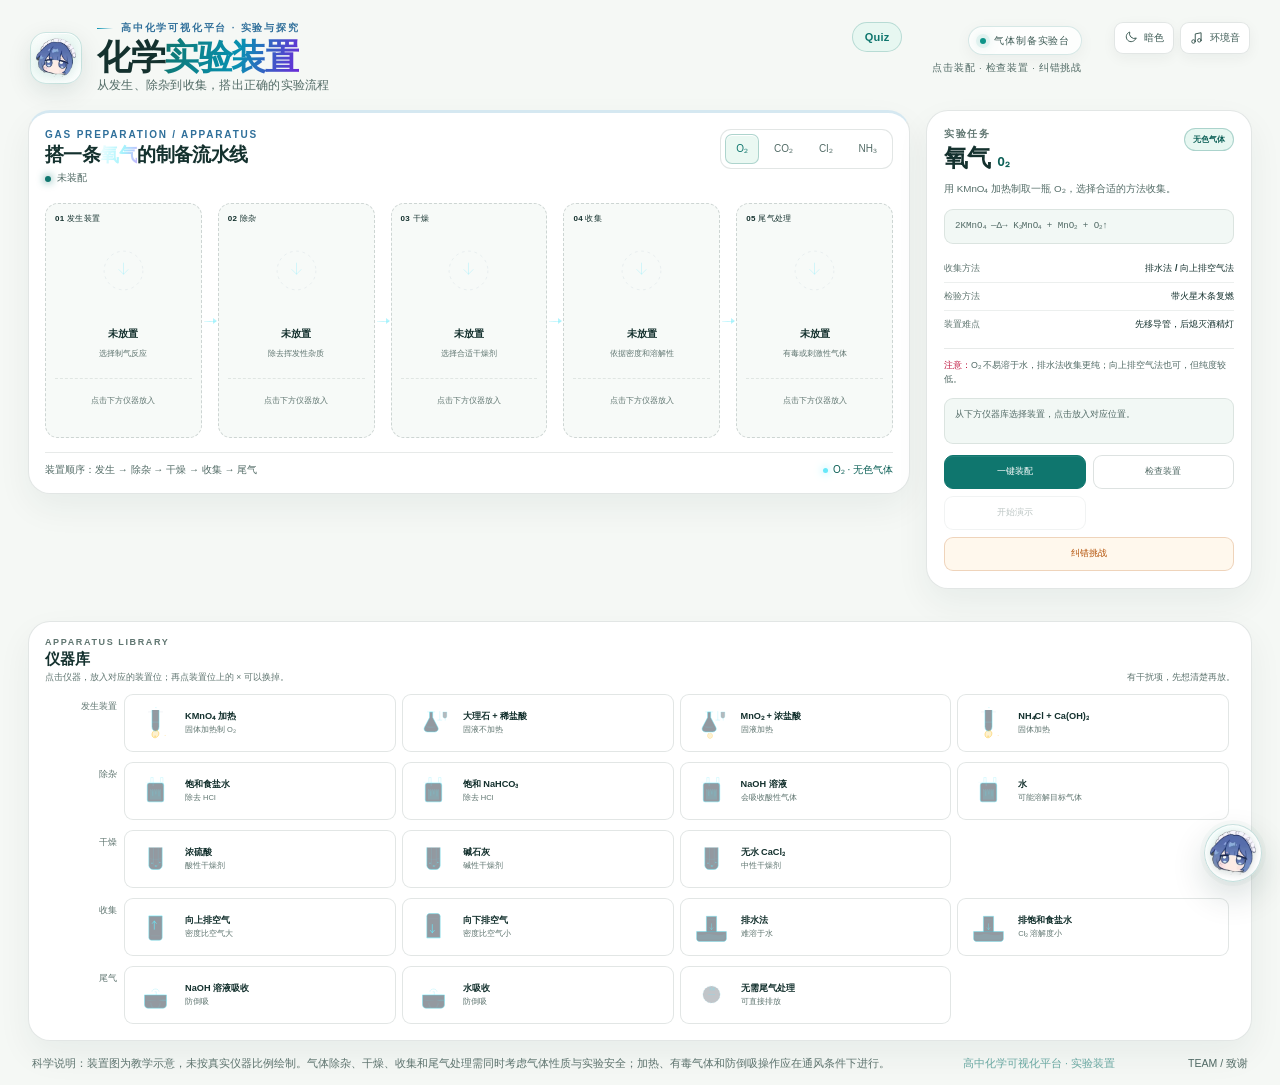
<file: experiment-apparatus.html>
<!DOCTYPE html>
<html lang="zh-CN" data-theme="light">
<head>
<meta charset="UTF-8" />
<meta name="viewport" content="width=device-width, initial-scale=1.0, viewport-fit=cover" />
<meta name="theme-color" content="#f5f8f5" />
<title>化学实验装置 · 4 种气体制备 · 高中化学可视化平台</title>
<meta name="description" content="交互式化学实验装置：氧气、二氧化碳、氯气和氨气的发生、除杂、干燥、收集与尾气处理；支持装置拼装、检查和纠错。" />
<link rel="icon" href="favicon-whale.png" type="image/png" />
<link rel="apple-touch-icon" href="whale-icon.png" />
<style>
  :root{
    --bg:#04070f;--line:rgba(148,163,184,.14);--text:#eaf3ff;--muted:#8ea4c0;--dim:#5e728c;
    --cyan:#67e8f9;--teal:#5eead4;--violet:#a78bfa;--pink:#f472b6;--amber:#fbbf24;
    --mono:"Cascadia Code","SFMono-Regular",Consolas,"Liberation Mono",monospace;color-scheme:dark;
  }
  *{box-sizing:border-box}html{scroll-behavior:smooth}
  body{margin:0;min-height:100vh;background:var(--bg);color:var(--text);font-family:"Segoe UI Variable","Segoe UI","PingFang SC","Hiragino Sans GB","Microsoft YaHei",sans-serif;-webkit-font-smoothing:antialiased;text-rendering:optimizeLegibility;overflow-x:hidden}
  button{font:inherit}a{color:inherit}button,a{-webkit-tap-highlight-color:transparent}:focus-visible{outline:2px solid rgba(103,232,249,.8);outline-offset:3px}
  .page-glow{position:fixed;inset:0;z-index:-2;pointer-events:none;background:radial-gradient(920px 650px at 5% -8%,rgba(20,184,166,.15),transparent 64%),radial-gradient(1000px 760px at 98% 2%,rgba(91,33,182,.15),transparent 68%),radial-gradient(900px 700px at 55% 108%,rgba(14,116,144,.11),transparent 66%),linear-gradient(160deg,#050a14 0%,#04070f 55%,#050811 100%)}
  .page-glow::after{content:"";position:absolute;inset:0;opacity:.22;background-image:linear-gradient(rgba(148,163,184,.04) 1px,transparent 1px),linear-gradient(90deg,rgba(148,163,184,.04) 1px,transparent 1px);background-size:46px 46px;mask-image:radial-gradient(circle at 50% 38%,black,transparent 77%);-webkit-mask-image:radial-gradient(circle at 50% 38%,black,transparent 77%)}
  .shell{width:min(1600px,100%);min-height:100vh;margin:0 auto;padding:22px 28px 14px;display:flex;flex-direction:column}
  .site-header{display:flex;justify-content:space-between;align-items:flex-start;gap:24px;padding:0 2px 16px;animation:rise .7s cubic-bezier(.22,.8,.3,1) both}
  .brand{display:flex;align-items:center;gap:15px;min-width:0;color:inherit;text-decoration:none}.brand:hover{opacity:.85}
  .brand-mark{width:52px;height:52px;flex:0 0 auto;border-radius:16px;border:1px solid rgba(103,232,249,.2);background:radial-gradient(circle at 32% 24%,rgba(103,232,249,.2),transparent 55%),linear-gradient(150deg,rgba(11,28,46,.9),rgba(5,11,22,.95));box-shadow:inset 0 1px 0 rgba(255,255,255,.08),0 12px 34px rgba(0,0,0,.34);display:grid;place-items:center}
  .brand-mark svg{width:40px;height:40px}
  .kicker{display:flex;align-items:center;gap:8px;color:var(--cyan);font-size:9.5px;font-weight:650;letter-spacing:.19em;text-transform:uppercase}
  .kicker::before{content:"";width:16px;height:1px;background:linear-gradient(90deg,var(--cyan),transparent)}
  .brand h1{margin:4px 0 2px;font-size:clamp(26px,2.7vw,37px);line-height:1.05;letter-spacing:-.04em;font-weight:760}
  .brand h1 span{background:linear-gradient(105deg,#e7fdff,var(--cyan) 45%,#c4b5fd);-webkit-background-clip:text;background-clip:text;color:transparent}
  .brand p{margin:0;color:var(--muted);font-size:12px;letter-spacing:.02em}
  .header-meta{display:flex;flex-direction:column;align-items:flex-end;gap:7px;padding-top:4px;flex:0 0 auto}
  .meta-pill{display:inline-flex;align-items:center;gap:8px;height:29px;padding:0 11px;border:1px solid rgba(103,232,249,.16);border-radius:999px;background:rgba(8,20,34,.62);color:#c7e9ef;font-size:10px;letter-spacing:.08em;white-space:nowrap}
  .live-dot{width:6px;height:6px;border-radius:50%;background:var(--teal);box-shadow:0 0 0 4px rgba(94,234,212,.08),0 0 12px rgba(94,234,212,.8);animation:breathe 2.6s ease-in-out infinite}
  .meta-note{color:var(--dim);font-size:9.5px;letter-spacing:.08em}
  .workspace{display:grid;grid-template-columns:minmax(0,1fr) 326px;grid-template-areas:"stage task";gap:16px;align-items:start}
  .panel{position:relative;border:1px solid var(--line);border-radius:22px;background:radial-gradient(100% 100% at 0% 0%,rgba(103,232,249,.045),transparent 48%),linear-gradient(155deg,rgba(13,24,43,.83),rgba(7,14,27,.72));box-shadow:0 22px 60px rgba(0,0,0,.22),inset 0 1px 0 rgba(255,255,255,.045);backdrop-filter:blur(18px);-webkit-backdrop-filter:blur(18px);animation:rise .62s cubic-bezier(.22,.8,.3,1) both}
  .stage-panel{grid-area:stage;padding:16px;min-width:0;overflow:hidden}
  .task-panel{grid-area:task;padding:17px;position:sticky;top:16px}
  .stage-head{display:flex;justify-content:space-between;align-items:flex-start;gap:12px;flex-wrap:wrap;margin-bottom:13px}
  .stage-kicker{color:var(--dim);font-size:9.3px;font-weight:650;letter-spacing:.18em;text-transform:uppercase}
  .stage-title{margin:4px 0 0;font-size:19px;line-height:1.2;font-weight:670;letter-spacing:-.03em}.stage-title span{background:linear-gradient(100deg,#f4feff,#a5f3fc 60%,#c4b5fd);-webkit-background-clip:text;background-clip:text;color:transparent}
  .stage-status{margin-top:5px;color:var(--muted);font-size:9.5px;display:flex;align-items:center;gap:6px}.stage-status i{width:6px;height:6px;border-radius:50%;background:var(--teal);box-shadow:0 0 9px var(--teal)}
  .gas-tabs{display:flex;gap:4px;padding:4px;border:1px solid rgba(148,163,184,.14);border-radius:11px;background:rgba(4,10,20,.6);flex-wrap:wrap}
  .gas-tab{height:30px;padding:0 10px;border:1px solid transparent;border-radius:7px;background:transparent;color:var(--dim);font-size:10px;cursor:pointer;transition:.2s;white-space:nowrap}
  .gas-tab:hover{color:#dffbff;background:rgba(103,232,249,.055)}
  .gas-tab.active{color:#f0ffff;border-color:rgba(103,232,249,.32);background:linear-gradient(145deg,rgba(103,232,249,.16),rgba(94,234,212,.06));box-shadow:inset 0 1px 0 rgba(255,255,255,.08),0 0 20px rgba(34,211,238,.1)}
  .pipeline{display:grid;grid-template-columns:minmax(0,1fr) 16px minmax(0,1fr) 16px minmax(0,1fr) 16px minmax(0,1fr) 16px minmax(0,1fr);gap:0;align-items:stretch;position:relative;padding:5px 0 3px;--gas-color:#67e8f9}
  .slot{position:relative;display:flex;flex-direction:column;min-width:0;min-height:235px;padding:9px 9px 7px;border:1px solid rgba(148,163,184,.14);border-radius:13px;background:linear-gradient(165deg,rgba(8,20,35,.7),rgba(5,12,23,.55));isolation:isolate}
  .slot.empty{border-style:dashed;background:rgba(4,10,20,.28)}
  .slot-head{display:flex;justify-content:space-between;align-items:center;gap:4px;position:relative;z-index:2;color:var(--dim);font-size:8px;letter-spacing:.04em;white-space:nowrap}
  .slot-head b{font-weight:550;color:rgba(226,240,255,.72)}
  .remove{width:18px;height:18px;display:grid;place-items:center;border:1px solid rgba(148,163,184,.15);border-radius:6px;background:rgba(4,10,20,.4);color:var(--dim);font-size:12px;line-height:1;cursor:pointer;padding:0}
  .remove:hover{color:#fecdd3;border-color:rgba(244,114,182,.35);background:rgba(244,114,182,.1)}
  .slot-art{height:83px;display:flex;align-items:center;justify-content:center;margin:5px 0 2px;position:relative;z-index:1}
  .slot-art svg{display:block;width:100%;height:100%;max-width:135px;overflow:visible}
  .slot-name{margin-top:auto;color:#e5f7ff;font-size:10px;line-height:1.35;font-weight:600;text-align:center;min-height:27px;display:flex;align-items:center;justify-content:center;position:relative;z-index:2}
  .slot-desc{color:var(--dim);font-size:8px;line-height:1.35;text-align:center;margin-top:2px;min-height:22px;position:relative;z-index:2}
  .slot-hint{color:rgba(94,114,140,.72);font-size:8px;line-height:1.45;text-align:center;margin:auto 0;min-height:46px;display:flex;align-items:center;justify-content:center;border-top:1px dashed rgba(148,163,184,.1);position:relative;z-index:2}
  .slot.ok{border-color:rgba(94,234,212,.55);box-shadow:0 0 0 1px rgba(94,234,212,.12),0 0 20px rgba(94,234,212,.06)}
  .slot.err{border-color:rgba(244,114,182,.6);box-shadow:0 0 0 1px rgba(244,114,182,.12),0 0 20px rgba(244,114,182,.06)}
  .slot.found{border-color:rgba(251,191,36,.65);box-shadow:0 0 0 1px rgba(251,191,36,.14);background:linear-gradient(165deg,rgba(251,191,36,.09),rgba(5,12,23,.55))}
  .slot.found::after{content:"找到错误";position:absolute;right:8px;top:8px;color:#fde68a;font-size:7px;letter-spacing:.03em;z-index:5}
  .slot.challenge{cursor:pointer}.slot.challenge:hover{border-color:rgba(103,232,249,.38)}
  .connector{position:relative;display:flex;align-items:center;justify-content:center;min-height:1px;color:rgba(103,232,249,.42);font-size:10px;overflow:hidden}
  .connector::before{content:"";position:absolute;left:2px;right:2px;top:50%;height:1px;background:linear-gradient(90deg,rgba(103,232,249,.18),rgba(103,232,249,.4),rgba(103,232,249,.18))}
  .connector::after{content:"";position:absolute;right:1px;top:50%;transform:translateY(-50%);border-left:4px solid rgba(103,232,249,.48);border-top:3px solid transparent;border-bottom:3px solid transparent}
  .flow-dot{position:relative;z-index:2;width:4px;height:4px;border-radius:50%;background:var(--gas-color);box-shadow:0 0 8px var(--gas-color);opacity:0}
  .pipeline.demo .connector .flow-dot{animation:flow 1.15s linear infinite;animation-delay:var(--delay,0s)}
  .pipeline.demo .slot{animation:slotPulse 1.4s ease-in-out infinite;animation-delay:var(--delay,0s)}
  .pipeline.demo .connector::before{background:linear-gradient(90deg,rgba(103,232,249,.1),var(--gas-color),rgba(103,232,249,.1));opacity:.8}
  .slot-art .bubble{animation:bubble 1.8s ease-in-out infinite}
  @keyframes flow{0%{opacity:0;transform:translateX(-5px)}20%{opacity:1}80%{opacity:1}100%{opacity:0;transform:translateX(5px)}}
  @keyframes slotPulse{0%,100%{box-shadow:0 0 0 1px rgba(103,232,249,.03),0 0 0 rgba(34,211,238,0)}50%{box-shadow:0 0 0 1px rgba(103,232,249,.2),0 0 22px rgba(34,211,238,.1)}}
  @keyframes bubble{0%,100%{transform:translateY(0);opacity:.25}50%{transform:translateY(-4px);opacity:.8}}
  .stage-foot{display:flex;align-items:center;gap:12px;flex-wrap:wrap;margin-top:11px;padding-top:10px;border-top:1px solid rgba(148,163,184,.08);color:var(--dim);font-size:8.8px}
  .stage-foot strong{color:#dff8ff;font-family:var(--mono);font-size:9px;font-weight:550}.foot-spacer{margin-left:auto}.gas-chip{display:inline-flex;align-items:center;gap:5px;color:#bdfbf1}.gas-chip i{width:5px;height:5px;border-radius:50%;background:var(--gas-color);box-shadow:0 0 8px var(--gas-color)}
  .task-panel .task-head{display:flex;justify-content:space-between;align-items:flex-start;gap:9px}
  .task-kicker{color:var(--dim);font-size:9.5px;font-weight:650;letter-spacing:.18em;text-transform:uppercase}
  .gas-title{display:flex;align-items:baseline;gap:7px;margin-top:4px}.gas-title h2{margin:0;font-size:24px;line-height:1.1;font-weight:650;letter-spacing:-.03em}.gas-title span{font-family:var(--mono);font-size:12px;color:var(--gas-color);font-weight:600}
  .gas-badge{display:inline-flex;align-items:center;height:23px;padding:0 8px;border:1px solid color-mix(in srgb,var(--gas-color) 30%,transparent);border-radius:999px;background:color-mix(in srgb,var(--gas-color) 8%,transparent);color:var(--gas-color);font-size:8px;white-space:nowrap}
  .task-req{margin:9px 0 12px;color:var(--muted);font-size:9.8px;line-height:1.65}
  .equation-box{padding:9px 10px;border:1px solid rgba(148,163,184,.1);border-radius:9px;background:rgba(4,10,20,.36);color:#dff8ff;font-family:var(--mono);font-size:9.2px;line-height:1.6;word-break:break-word}
  .task-facts{display:grid;gap:0;margin-top:11px}.task-fact{display:flex;justify-content:space-between;gap:10px;padding:7px 0;border-bottom:1px solid rgba(148,163,184,.07);font-size:9px}.task-fact:last-child{border-bottom:0}.task-fact span{color:var(--dim);flex:0 0 auto}.task-fact strong{color:#d8e9ff;font-size:9px;font-weight:550;text-align:right;line-height:1.4}
  .task-note{margin:10px 0 0;padding-top:9px;border-top:1px solid rgba(148,163,184,.07);color:var(--dim);font-size:8.8px;line-height:1.65}.task-note strong{color:#fbcfe8;font-weight:550}
  .status-box{margin-top:11px;padding:9px 10px;border:1px solid rgba(148,163,184,.12);border-radius:9px;background:rgba(4,10,20,.34);color:var(--muted);font-size:8.8px;line-height:1.55;min-height:46px}
  .status-box.ok{color:#bdfbf1;border-color:rgba(94,234,212,.3);background:rgba(94,234,212,.06)}
  .status-box.err{color:#fecdd3;border-color:rgba(244,114,182,.3);background:rgba(244,114,182,.06)}
  .status-box strong{font-weight:600}.status-box ul{margin:4px 0 0;padding-left:14px}.status-box li{margin:2px 0}
  .action-grid{display:grid;grid-template-columns:1fr 1fr;gap:7px;margin-top:11px}
  .action-btn{display:inline-flex;align-items:center;justify-content:center;gap:5px;min-height:34px;padding:0 8px;border:1px solid rgba(148,163,184,.16);border-radius:9px;background:rgba(4,10,20,.46);color:#d9edff;font-size:9px;font-weight:550;cursor:pointer;transition:.2s;text-align:center}
  .action-btn:hover:not(:disabled){border-color:rgba(103,232,249,.35);background:rgba(103,232,249,.08)}
  .action-btn.primary{border-color:rgba(103,232,249,.35);background:linear-gradient(145deg,rgba(103,232,249,.16),rgba(94,234,212,.06));color:#efffff;box-shadow:inset 0 1px 0 rgba(255,255,255,.08)}
  .action-btn.primary:hover:not(:disabled){background:linear-gradient(145deg,rgba(103,232,249,.23),rgba(94,234,212,.09));box-shadow:0 0 22px rgba(34,211,238,.1)}
  .action-btn:disabled{opacity:.38;cursor:not-allowed}
  .action-btn.challenge{grid-column:1/-1;border-color:rgba(244,114,182,.2);color:#fbcfe8;background:rgba(244,114,182,.05)}
  .action-btn.challenge:hover{border-color:rgba(244,114,182,.4);background:rgba(244,114,182,.09)}
  .shelf-panel{grid-column:1/-1;margin-top:16px;padding:15px 16px 16px}
  .shelf-head{display:flex;justify-content:space-between;align-items:flex-end;gap:12px;flex-wrap:wrap;margin-bottom:10px}
  .shelf-kicker{color:var(--dim);font-size:9px;font-weight:650;letter-spacing:.18em;text-transform:uppercase}
  .shelf-title{margin:3px 0 0;font-size:15px;font-weight:650}.shelf-sub{margin:3px 0 0;color:var(--dim);font-size:8.5px}.shelf-hint{color:rgba(94,114,140,.82);font-size:8.5px}
  .shelf-groups{display:grid;gap:10px}.shelf-group{display:grid;grid-template-columns:72px minmax(0,1fr);gap:7px;align-items:start}
  .shelf-group-title{padding-top:7px;color:rgba(94,114,140,.86);font-size:8.5px;line-height:1.35;text-align:right}
  .shelf-items{display:flex;flex-wrap:wrap;gap:6px}
  .part-card{display:flex;align-items:center;gap:6px;width:calc((100% - 24px)/4);min-width:120px;min-height:58px;padding:5px 7px;border:1px solid rgba(148,163,184,.12);border-radius:9px;background:linear-gradient(160deg,rgba(10,22,37,.7),rgba(5,12,23,.48));color:#dbeeff;text-align:left;cursor:pointer;transition:.18s}
  .part-card:hover{border-color:rgba(103,232,249,.36);background:rgba(103,232,249,.06);transform:translateY(-1px)}
  .part-art{width:47px;height:39px;flex:0 0 auto}.part-art svg{width:100%;height:100%;display:block}
  .part-copy{min-width:0}.part-name{display:block;color:#e6f8ff;font-size:9.2px;line-height:1.3;font-weight:600;white-space:nowrap;overflow:hidden;text-overflow:ellipsis}.part-desc{display:block;margin-top:2px;color:var(--dim);font-size:7.5px;line-height:1.3;white-space:nowrap;overflow:hidden;text-overflow:ellipsis}
  .shelf-panel.disabled .shelf-items{opacity:.36;pointer-events:none}
  .site-footer{display:flex;justify-content:space-between;gap:22px;padding:14px 4px 0;color:rgba(94,114,140,.9);font-size:9px;line-height:1.55}.site-footer p{margin:0;max-width:980px}.footer-tag{flex:0 0 auto;color:rgba(103,232,249,.48);white-space:nowrap}
  @keyframes rise{from{opacity:0;transform:translateY(10px)}to{opacity:1;transform:translateY(0)}}@keyframes breathe{0%,100%{opacity:.65;transform:scale(.9)}50%{opacity:1;transform:scale(1.12)}}
  @media(max-width:1240px){.shell{padding-left:20px;padding-right:20px}.workspace{grid-template-columns:minmax(0,1fr) 300px}.slot{min-height:220px}.slot-art{height:75px}.part-card{width:calc((100% - 18px)/3)}}
  @media(max-width:1060px){.workspace{grid-template-columns:1fr;grid-template-areas:"stage" "task"}.task-panel{position:static;display:grid;grid-template-columns:1fr 1fr;gap:12px}.task-panel .task-head,.task-panel .task-req,.task-panel .equation-box,.task-panel .status-box,.task-panel .action-grid{grid-column:1/-1}.task-panel .task-facts{margin-top:0}.task-panel .task-note{grid-column:1/-1;margin-top:0}.shelf-panel{grid-column:1}}
  @media(max-width:760px){.shell{padding:14px 12px 10px}.brand{gap:11px}.brand-mark{width:44px;height:44px;border-radius:13px}.brand-mark svg{width:34px;height:34px}.brand h1{font-size:clamp(23px,7vw,31px)}.brand p{display:none}.kicker{font-size:8.5px;letter-spacing:.14em}.header-meta{display:none}.stage-panel{padding:12px;border-radius:18px}.stage-title{font-size:16px}.gas-tabs{width:100%}.gas-tab{flex:1;padding:0 5px;font-size:9px}.pipeline{grid-template-columns:1fr;gap:0;padding:2px 0}.connector{min-height:18px;width:100%;transform:none}.connector::before{left:50%;right:auto;top:1px;bottom:1px;width:1px;height:auto;background:linear-gradient(180deg,rgba(103,232,249,.18),rgba(103,232,249,.4),rgba(103,232,249,.18))}.connector::after{right:auto;top:auto;bottom:1px;left:50%;transform:translateX(-50%);border-left:3px solid transparent;border-right:3px solid transparent;border-top:4px solid rgba(103,232,249,.48);border-bottom:0}.pipeline.demo .connector .flow-dot{animation:flowY 1.15s linear infinite}.connector .flow-dot{position:absolute;left:50%;top:50%;transform:translate(-50%,-50%)}.slot{min-height:205px;padding:8px}.slot-art{height:72px}.slot-name{font-size:9.5px}.slot-desc{font-size:7.6px}.slot-hint{min-height:34px;font-size:7.6px}.task-panel{display:block;padding:14px;border-radius:18px}.task-panel .task-facts{display:grid;grid-template-columns:1fr 1fr;gap:0 12px;margin-top:9px}.task-panel .task-note{margin-top:10px}.action-grid{grid-template-columns:1fr 1fr}.shelf-panel{padding:12px;border-radius:18px}.shelf-group{grid-template-columns:1fr;gap:4px}.shelf-group-title{text-align:left;padding-top:0}.shelf-items{gap:5px}.part-card{width:calc((100% - 5px)/2);min-width:0;min-height:54px;padding:4px 5px;gap:4px}.part-art{width:32px;height:30px}.part-name{font-size:8px}.part-desc{font-size:7px}.site-footer{flex-direction:column;gap:5px}}
  @keyframes flowY{0%{opacity:0;transform:translate(-50%,-7px)}20%{opacity:1}80%{opacity:1}100%{opacity:0;transform:translate(-50%,7px)}}

  @media(max-width:760px){
    .pipeline{gap:0}
    .connector{min-height:14px}
    .slot{display:grid;grid-template-columns:58px minmax(0,1fr);grid-template-rows:auto auto auto;column-gap:8px;row-gap:1px;min-height:0;padding:8px;align-items:center}
    .slot-head{grid-column:2;grid-row:1;justify-self:stretch;font-size:8px}
    .slot-art{grid-column:1;grid-row:1/4;width:58px;height:62px;margin:0;align-self:center;justify-self:center}
    .slot-art svg{max-width:58px;max-height:62px}
    .slot-name{grid-column:2;grid-row:2;justify-content:flex-start;text-align:left;margin:0;min-height:0;font-size:10px}
    .slot-desc{grid-column:2;grid-row:3;justify-content:flex-start;text-align:left;margin:0;min-height:0;font-size:8px}
    .slot-hint{grid-column:2;grid-row:3;justify-content:flex-start;text-align:left;margin:0;min-height:0;padding:0;border:0;font-size:8px}
    .slot.empty .slot-desc{display:none}
    .slot.found::after{right:7px;top:7px;font-size:6.5px}
    .part-art{width:38px;height:34px}
  }
  @media(prefers-reduced-motion:reduce){*,*::before,*::after{animation-duration:.001ms!important;animation-iteration-count:1!important;transition-duration:.001ms!important;scroll-behavior:auto!important}}
</style>
  <meta name="copyright" content="© 2026 chemLeon6657. All rights reserved." />
  <meta name="rights" content="All rights reserved. No copying, modification or redistribution without prior written permission." />
  <link rel="license" href="rights.html" />
  <!-- © 2026 chemLeon6657. All rights reserved. See rights.html. -->
<link rel="stylesheet" href="site-theme.css" />
<script>try{var t=localStorage.getItem("cvl-theme");document.documentElement.dataset.theme=t==="dark"?"dark":"light";}catch(e){document.documentElement.dataset.theme="light";}</script>
</head>
<body data-palette="climate">
<div class="page-glow" aria-hidden="true"></div>
<div class="shell">
  <header class="site-header">
    <a class="brand" href="./" title="返回平台首页" aria-label="返回高中化学可视化平台首页">
      <div class="brand-mark" aria-hidden="true"><img src="whale-icon.png" alt="" width="40" height="40" decoding="async" /></div>
      <div><div class="kicker">高中化学可视化平台 · 实验与探究</div><h1>化学<span>实验装置</span></h1><p>从发生、除杂到收集，搭出正确的实验流程</p></div>
    </a>
    <div class="header-meta"><div class="meta-pill"><span class="live-dot"></span>气体制备实验台</div><div class="meta-note">点击装配 · 检查装置 · 纠错挑战</div></div>
  </header>

  <main class="workspace">
    <section class="panel stage-panel">
      <div class="stage-head">
        <div>
          <div class="stage-kicker">GAS PREPARATION / APPARATUS</div>
          <h2 class="stage-title">搭一条<span id="stageGasName">氧气</span>的制备流水线</h2>
          <div class="stage-status"><i></i><span id="stageStatus">未装配</span></div>
        </div>
        <div class="gas-tabs" role="group" aria-label="选择目标气体">
          <button class="gas-tab active" type="button" data-gas="o2">O₂</button>
          <button class="gas-tab" type="button" data-gas="co2">CO₂</button>
          <button class="gas-tab" type="button" data-gas="cl2">Cl₂</button>
          <button class="gas-tab" type="button" data-gas="nh3">NH₃</button>
        </div>
      </div>

      <div class="pipeline" id="pipeline" style="--gas-color:#67e8f9"></div>

      <div class="stage-foot">
        <span>装置顺序：发生 → 除杂 → 干燥 → 收集 → 尾气</span>
        <span class="foot-spacer"></span>
        <span class="gas-chip"><i></i><span id="gasChip">O₂ · 无色</span></span>
      </div>
    </section>

    <aside class="panel task-panel">
      <div class="task-head">
        <div><div class="task-kicker">实验任务</div><div class="gas-title"><h2 id="taskGasName">氧气</h2><span id="taskGasFormula">O₂</span></div></div>
        <span class="gas-badge" id="gasBadge">无色气体</span>
      </div>
      <p class="task-req" id="taskRequirement"></p>
      <div class="equation-box" id="equationBox"></div>
      <div class="task-facts">
        <div class="task-fact"><span>收集方法</span><strong id="factMethod"></strong></div>
        <div class="task-fact"><span>检验方法</span><strong id="factTest"></strong></div>
        <div class="task-fact"><span>装置难点</span><strong id="factDifficulty"></strong></div>
      </div>
      <p class="task-note" id="taskNote"></p>
      <div class="status-box" id="statusBox" aria-live="polite">从下方仪器库选择装置，点击放入对应位置。</div>
      <div class="action-grid">
        <button class="action-btn primary" id="assembleBtn" type="button">一键装配</button>
        <button class="action-btn" id="checkBtn" type="button">检查装置</button>
        <button class="action-btn" id="demoBtn" type="button" disabled>开始演示</button>
        <button class="action-btn challenge" id="challengeBtn" type="button">纠错挑战</button>
      </div>
    </aside>

    <section class="panel shelf-panel" id="shelfPanel">
      <div class="shelf-head">
        <div><div class="shelf-kicker">APPARATUS LIBRARY</div><h2 class="shelf-title">仪器库</h2><p class="shelf-sub">点击仪器，放入对应的装置位；再点装置位上的 × 可以换掉。</p></div>
        <div class="shelf-hint">有干扰项，先想清楚再放。</div>
      </div>
      <div class="shelf-groups" id="shelfGroups"></div>
    </section>
  </main>

  <footer class="site-footer"><p>科学说明：装置图为教学示意，未按真实仪器比例绘制。气体除杂、干燥、收集和尾气处理需同时考虑气体性质与实验安全；加热、有毒气体和防倒吸操作应在通风条件下进行。</p><span class="footer-tag">高中化学可视化平台 · 实验装置</span></footer>
</div>

<script>
(() => {
  "use strict";
  const clamp=(v,a,b)=>Math.min(b,Math.max(a,v));
  const hexA=(hex,a)=>{const n=parseInt(hex.slice(1),16);return `rgba(${(n>>16)&255},${(n>>8)&255},${n&255},${a})`;};

  const SLOTS=[
    {key:"generate",label:"01 发生装置",hint:"选择制气反应"},
    {key:"purify",label:"02 除杂",hint:"除去挥发性杂质"},
    {key:"dry",label:"03 干燥",hint:"选择合适干燥剂"},
    {key:"collect",label:"04 收集",hint:"依据密度和溶解性"},
    {key:"tail",label:"05 尾气处理",hint:"有毒或刺激性气体"}
  ];

  const COMPONENTS={
    "o2-gen":{slot:"generate",name:"KMnO₄ 加热",short:"固体加热制 O₂",art:"testtube",heat:true,desc:"试管 + 酒精灯"},
    "co2-gen":{slot:"generate",name:"大理石 + 稀盐酸",short:"固液不加热",art:"flask",heat:false,desc:"锥形瓶 + 长颈漏斗"},
    "cl2-gen":{slot:"generate",name:"MnO₂ + 浓盐酸",short:"固液加热",art:"flask",heat:true,desc:"烧瓶 + 分液漏斗"},
    "nh3-gen":{slot:"generate",name:"NH₄Cl + Ca(OH)₂",short:"固体加热",art:"testtube",heat:true,desc:"试管 + 酒精灯"},
    "nacl-wash":{slot:"purify",name:"饱和食盐水",short:"除去 HCl",art:"wash",desc:"洗气瓶"},
    "nahco3-wash":{slot:"purify",name:"饱和 NaHCO₃",short:"除去 HCl",art:"wash",desc:"洗气瓶"},
    "naoh-wash":{slot:"purify",name:"NaOH 溶液",short:"会吸收酸性气体",art:"wash",desc:"洗气瓶"},
    "h2o-wash":{slot:"purify",name:"水",short:"可能溶解目标气体",art:"wash",desc:"洗气瓶"},
    "h2so4-dry":{slot:"dry",name:"浓硫酸",short:"酸性干燥剂",art:"drytube",desc:"洗气瓶 / 干燥管"},
    "cao-dry":{slot:"dry",name:"碱石灰",short:"碱性干燥剂",art:"drytube",desc:"干燥管"},
    "cacl2-dry":{slot:"dry",name:"无水 CaCl₂",short:"中性干燥剂",art:"drytube",desc:"干燥管"},
    "up-jar":{slot:"collect",name:"向上排空气",short:"密度比空气大",art:"jar-up",desc:"集气瓶"},
    "down-jar":{slot:"collect",name:"向下排空气",short:"密度比空气小",art:"jar-down",desc:"集气瓶"},
    "water":{slot:"collect",name:"排水法",short:"难溶于水",art:"water",desc:"水槽 + 集气瓶"},
    "brine-collect":{slot:"collect",name:"排饱和食盐水",short:"Cl₂ 溶解度小",art:"water",desc:"饱和食盐水 + 集气瓶"},
    "naoh-tail":{slot:"tail",name:"NaOH 溶液吸收",short:"防倒吸",art:"tail",desc:"烧杯 + 倒扣漏斗"},
    "water-tail":{slot:"tail",name:"水吸收",short:"防倒吸",art:"tail",desc:"烧杯 + 倒扣漏斗"},
    "none-tail":{slot:"tail",name:"无需尾气处理",short:"可直接排放",art:"none",desc:"无"}
  };

  const GASES={
    o2:{
      key:"o2",name:"氧气",formula:"O₂",color:"#67e8f9",badge:"无色气体",
      requirement:"用 KMnO₄ 加热制取一瓶 O₂，选择合适的方法收集。",
      equation:"2KMnO₄ —Δ→ K₂MnO₄ + MnO₂ + O₂↑",
      method:"排水法 / 向上排空气法",test:"带火星木条复燃",difficulty:"先移导管，后熄灭酒精灯",
      note:"O₂ 不易溶于水，排水法收集更纯；向上排空气法也可，但纯度较低。",
      allowed:{generate:["o2-gen"],purify:[],dry:[],collect:["water","up-jar"],tail:["none-tail"]},
      required:["generate","collect"],
      correct:{generate:"o2-gen",purify:null,dry:null,collect:"water",tail:"none-tail"},
      challenge:{setup:{generate:"co2-gen",collect:"down-jar"},errors:[
        {slot:"generate",reason:"这个发生装置生成的是 CO₂；O₂ 应使用 KMnO₄ 加热。"},
        {slot:"collect",reason:"O₂ 密度比空气大，应向上排空气或用排水法，不能向下排空气。"}
      ]}
    },
    co2:{
      key:"co2",name:"二氧化碳",formula:"CO₂",color:"#94a3b8",badge:"无色气体",
      requirement:"用大理石和稀盐酸制取一瓶较纯净、干燥的 CO₂。",
      equation:"CaCO₃ + 2HCl → CaCl₂ + H₂O + CO₂↑",
      method:"向上排空气法",test:"澄清石灰水变浑浊",difficulty:"除 HCl，不能用 NaOH 洗气",
      note:"CO₂ 密度比空气大，用向上排空气法；不能用排水法，也不能用 NaOH 除杂，因为 CO₂ 会被吸收。",
      allowed:{generate:["co2-gen"],purify:["nahco3-wash"],dry:["h2so4-dry"],collect:["up-jar"],tail:["none-tail"]},
      required:["generate","purify","dry","collect"],
      correct:{generate:"co2-gen",purify:"nahco3-wash",dry:"h2so4-dry",collect:"up-jar",tail:"none-tail"},
      challenge:{setup:{purify:"naoh-wash",collect:"down-jar"},errors:[
        {slot:"purify",reason:"NaOH 会吸收 CO₂，不能用来除去 HCl；应使用饱和 NaHCO₃。"},
        {slot:"collect",reason:"CO₂ 密度比空气大，应向上排空气，不能向下排空气。"}
      ]}
    },
    cl2:{
      key:"cl2",name:"氯气",formula:"Cl₂",color:"#bef264",badge:"黄绿色气体",
      requirement:"用 MnO₂ 与浓盐酸制取一瓶干燥的 Cl₂，并处理尾气。",
      equation:"MnO₂ + 4HCl(浓) —Δ→ MnCl₂ + Cl₂↑ + 2H₂O",
      method:"向上排空气法 / 排饱和食盐水",test:"湿润淀粉碘化钾试纸变蓝",difficulty:"饱和食盐水除 HCl，NaOH 吸收尾气",
      note:"Cl₂ 有毒，必须在通风条件下进行，尾气用 NaOH 溶液吸收。可用向上排空气法收集；因 Cl₂ 在饱和食盐水中溶解度很小，也可排饱和食盐水收集，不能用普通排水法。",
      allowed:{generate:["cl2-gen"],purify:["nacl-wash"],dry:["h2so4-dry"],collect:["up-jar","brine-collect"],tail:["naoh-tail"]},
      required:["generate","purify","dry","collect","tail"],
      correct:{generate:"cl2-gen",purify:"nacl-wash",dry:"h2so4-dry",collect:"up-jar",tail:"naoh-tail"},
      challenge:{setup:{purify:"naoh-wash",tail:"none-tail"},errors:[
        {slot:"purify",reason:"NaOH 会同时吸收 Cl₂，不能用来除 HCl；应使用饱和食盐水。"},
        {slot:"tail",reason:"Cl₂ 有毒，必须用 NaOH 溶液吸收尾气，不能直接排放。"}
      ]}
    },
    nh3:{
      key:"nh3",name:"氨气",formula:"NH₃",color:"#c4b5fd",badge:"刺激性气味",
      requirement:"用 NH₄Cl 与 Ca(OH)₂ 制取一瓶干燥的 NH₃，并注意防倒吸。",
      equation:"2NH₄Cl + Ca(OH)₂ —Δ→ CaCl₂ + 2NH₃↑ + 2H₂O",
      method:"向下排空气法",test:"湿润红色石蕊试纸变蓝",difficulty:"碱石灰干燥，不能用浓硫酸",
      note:"NH₃ 密度比空气小，用向下排空气法；极易溶于水，不能用排水法；尾气可用水吸收并防倒吸。",
      allowed:{generate:["nh3-gen"],purify:[],dry:["cao-dry"],collect:["down-jar"],tail:["water-tail"]},
      required:["generate","dry","collect","tail"],
      correct:{generate:"nh3-gen",purify:null,dry:"cao-dry",collect:"down-jar",tail:"water-tail"},
      challenge:{setup:{dry:"h2so4-dry",collect:"up-jar"},errors:[
        {slot:"dry",reason:"NH₃ 是碱性气体，不能用浓硫酸干燥；应使用碱石灰。"},
        {slot:"collect",reason:"NH₃ 密度比空气小，应向下排空气，不能向上排空气。"}
      ]}
    }
  };

  const SHELF_GROUPS=[
    {key:"generate",label:"发生装置"},
    {key:"purify",label:"除杂"},
    {key:"dry",label:"干燥"},
    {key:"collect",label:"收集"},
    {key:"tail",label:"尾气"}
  ];

  const params=new URLSearchParams(location.search);
  let currentGas=GASES[params.get("gas")]?params.get("gas"):"o2";
  let gas=GASES[currentGas];
  let selected={};
  let challenge=false, challengeFound=new Set(), lastCheckOk=false, demoTimer=null;

  const pipeline=document.getElementById("pipeline");
  const shelfGroups=document.getElementById("shelfGroups");
  const shelfPanel=document.getElementById("shelfPanel");
  const stageGasName=document.getElementById("stageGasName");
  const stageStatus=document.getElementById("stageStatus");
  const gasChip=document.getElementById("gasChip");
  const taskGasName=document.getElementById("taskGasName");
  const taskGasFormula=document.getElementById("taskGasFormula");
  const gasBadge=document.getElementById("gasBadge");
  const taskRequirement=document.getElementById("taskRequirement");
  const equationBox=document.getElementById("equationBox");
  const factMethod=document.getElementById("factMethod");
  const factTest=document.getElementById("factTest");
  const factDifficulty=document.getElementById("factDifficulty");
  const taskNote=document.getElementById("taskNote");
  const statusBox=document.getElementById("statusBox");
  const assembleBtn=document.getElementById("assembleBtn");
  const checkBtn=document.getElementById("checkBtn");
  const demoBtn=document.getElementById("demoBtn");
  const challengeBtn=document.getElementById("challengeBtn");
  const gasTabs=Array.from(document.querySelectorAll(".gas-tab"));

  function artFor(kind,color,heat){
    const c=color||"#67e8f9";
    const soft=hexA(c,.12),line=hexA(c,.55);
    const glass=`fill="rgba(8,22,38,.44)" stroke="${line}" stroke-width="2.2"`;
    const liquid=`fill="${hexA(c,.16)}"`;
    if(kind==="testtube"){
      return `<svg viewBox="0 0 120 90" fill="none" aria-hidden="true"><path d="M51 13v43c0 7 4 11 9 11s9-4 9-11V13" ${glass}/><path d="M51 44h18" stroke="${line}" stroke-width="1"/><path d="M55 67c-4 4-5 9-3 13 2 4 7 5 10 3 5-2 8-8 6-13-1-3-4-5-7-5" fill="${hexA("#fbbf24",.22)}" stroke="${hexA("#fbbf24",.65)}" stroke-width="1.8"/><path d="M41 18h38" stroke="rgba(148,163,184,.3)"/><path d="M59 7h4" stroke="${line}"/><circle cx="59" cy="80" r="2" fill="${hexA("#fbbf24",.55)}"/>${heat?`<text x="83" y="79" fill="rgba(251,191,36,.62)" font-size="6">Δ</text>`:""}</svg>`;
    }
    if(kind==="flask"){
      return `<svg viewBox="0 0 120 90" fill="none" aria-hidden="true"><path d="M50 18h8v14l13 25c3 6-1 12-8 12H45c-7 0-11-6-8-12l13-25V18Z" ${glass}/><path d="M44 18h20" stroke="${line}"/><path d="M38 55c7 4 20 5 32 1" ${liquid}/><path d="M76 16v23" stroke="${line}"/><path d="M70 39h12" stroke="${line}"/><path d="M86 18h8v11c0 3-2 5-5 5s-5-2-5-5V18Z" stroke="${line}" fill="rgba(8,22,38,.3)"/><path d="M90 34v6" stroke="${line}"/>${heat?`<path d="M53 72c-4 4-4 9-1 12 3 3 8 2 10-2 2-5-1-9-5-10" fill="${hexA("#fbbf24",.2)}" stroke="${hexA("#fbbf24",.62)}" stroke-width="1"/>`:""}</svg>`;
    }
    if(kind==="wash"){
      return `<svg viewBox="0 0 120 90" fill="none" aria-hidden="true"><rect x="39" y="26" width="42" height="48" rx="5" ${glass}/><path d="M46 43h28v25H46Z" ${liquid}/><path d="M46 43h28" stroke="${line}" stroke-dasharray="2 3"/><path d="M48 24V12h6v22" stroke="${line}"/><path d="M73 24V12h6v22" stroke="${line}"/><path d="M53 47v12m8-12v8m8-8v13" stroke="${hexA(c,.55)}" stroke-width="1"/><path d="M34 24h44" stroke="${line}" opacity=".4"/></svg>`;
    }
    if(kind==="drytube"){
      return `<svg viewBox="0 0 120 90" fill="none" aria-hidden="true"><path d="M43 17v46c0 6 5 10 11 10h12c6 0 11-4 11-10V17" ${glass}/><path d="M55 17v42c0 4 3 7 6 7s6-3 6-7V17" stroke="${line}" stroke-width="1" opacity=".55"/><path d="M45 45c7 3 20 3 30 0" stroke="${line}" opacity=".4"/><circle cx="51" cy="57" r="2" fill="${hexA(c,.5)}"/><circle cx="61" cy="64" r="2.3" fill="${hexA(c,.5)}"/><circle cx="71" cy="55" r="2" fill="${hexA(c,.5)}"/><path d="M43 17h30" stroke="${line}" opacity=".45"/></svg>`;
    }
    if(kind==="jar-up"){
      return `<svg viewBox="0 0 120 90" fill="none" aria-hidden="true"><path d="M43 18h34v55c0 4-3 7-7 7H50c-4 0-7-3-7-7V18Z" ${glass}/><path d="M43 18h34" stroke="${line}"/><path d="M57 52V31m-5 6 5-6 5 6" stroke="${hexA(c,.8)}" stroke-width="2.2" stroke-linecap="round" stroke-linejoin="round"/><path d="M48 69h24" stroke="${line}" opacity=".3"/></svg>`;
    }
    if(kind==="jar-down"){
      return `<svg viewBox="0 0 120 90" fill="none" aria-hidden="true"><path d="M43 74h34V19c0-4-3-7-7-7H50c-4 0-7 3-7 7v55Z" ${glass}/><path d="M43 74h34" stroke="${line}"/><path d="M57 40v21m-5-6 5 6 5-6" stroke="${hexA(c,.8)}" stroke-width="2.2" stroke-linecap="round" stroke-linejoin="round"/><path d="M48 25h24" stroke="${line}" opacity=".3"/></svg>`;
    }
    if(kind==="water"){
      return `<svg viewBox="0 0 120 90" fill="none" aria-hidden="true"><path d="M22 58h76v18c0 4-3 7-7 7H29c-4 0-7-3-7-7V58Z" ${glass}/><path d="M24 65c12 4 24-3 36 0s24 3 34-1v10c0 3-2 5-5 5H29c-3 0-5-2-5-5V65Z" fill="rgba(103,232,249,.12)"/><path d="M47 58V19h26v39" ${glass}/><path d="M51 28h18" stroke="${line}" opacity=".35"/><path d="M60 38v15m-4-5 4 5 4-5" stroke="${hexA(c,.75)}" stroke-width="1.2" stroke-linecap="round" stroke-linejoin="round"/><path d="M26 58h68" stroke="${line}" opacity=".4"/></svg>`;
    }
    if(kind==="tail"){
      return `<svg viewBox="0 0 120 90" fill="none" aria-hidden="true"><path d="M32 46h56v25c0 5-4 9-9 9H41c-5 0-9-4-9-9V46Z" ${glass}/><path d="M34 60c12 4 28-4 40 0s22 2 14-2" fill="rgba(103,232,249,.11)"/><path d="M38 46h44" stroke="${line}" opacity=".4"/><path d="M58 38h4v8" stroke="${line}"/><path d="M51 38c0-4 4-7 9-7s9 3 9 7" stroke="${line}"/><path d="M54 78c-3 0-6-6-6-12m18 12c3 0 6-6 6-12" stroke="${hexA(c,.3)}"/><path d="M34 60c12 4 24-4 36 0s22 2 14-2" fill="${hexA(c,.12)}"/></svg>`;
    }
    return `<svg viewBox="0 0 120 90" fill="none" aria-hidden="true"><circle cx="60" cy="45" r="22" stroke="${line}" stroke-dasharray="3 4" fill="rgba(8,22,38,.25)"/><path d="M52 45h16" stroke="${line}" stroke-linecap="round"/><text x="60" y="34" text-anchor="middle" fill="${hexA(c,.7)}" font-size="7">无需</text></svg>`;
  }

  function syncTask(){
    stageGasName.textContent=gas.name;
    gasChip.textContent=`${gas.formula} · ${gas.badge}`;
    taskGasName.textContent=gas.name;
    taskGasFormula.textContent=gas.formula;
    gasBadge.textContent=gas.badge;
    gasBadge.style.setProperty("--gas-color",gas.color);
    taskRequirement.textContent=gas.requirement;
    equationBox.textContent=gas.equation;
    factMethod.textContent=gas.method;
    factTest.textContent=gas.test;
    factDifficulty.textContent=gas.difficulty;
    taskNote.innerHTML=`<strong>注意：</strong>${gas.note}`;
    pipeline.style.setProperty("--gas-color",gas.color);
    for(const tab of gasTabs){
      const on=tab.dataset.gas===currentGas;
      tab.classList.toggle("active",on);
      tab.setAttribute("aria-pressed",on?"true":"false");
    }
    document.documentElement.style.setProperty("--gas-color",gas.color);
  }

  function renderPipeline(){
    const parts=[];
    for(let i=0;i<SLOTS.length;i++){
      const slot=SLOTS[i];
      const id=selected[slot.key];
      const comp=id?COMPONENTS[id]:null;
      const isErr=lastCheckOk===false && !challenge && false;
      let cls="slot";
      if(!comp)cls+=" empty";
      if(challenge)cls+=" challenge";
      if(!challenge && window.__slotErrors?.includes(slot.key))cls+=" err";
      if(!challenge && window.__slotOk?.includes(slot.key))cls+=" ok";
      if(challenge && challengeFound.has(slot.key))cls+=" found";
      const art=comp?artFor(comp.art,gas.color,comp.heat):`<svg viewBox="0 0 120 90" fill="none" aria-hidden="true"><circle cx="60" cy="45" r="21" stroke="rgba(148,163,184,.16)" stroke-dasharray="3 4"/><path d="M60 37v12m-5-5 5 5 5-5" stroke="rgba(103,232,249,.28)" stroke-linecap="round" stroke-linejoin="round"/></svg>`;
      parts.push(`<div class="${cls}" data-slot="${slot.key}" tabindex="0" role="button" aria-label="${slot.label}${comp?"，当前为"+comp.name:"，未放置"}">
        <div class="slot-head"><b>${slot.label}</b>${comp&&!challenge?`<button class="remove" type="button" data-remove="${slot.key}" aria-label="移除${slot.label}">×</button>`:""}</div>
        <div class="slot-art">${art}</div>
        <div class="slot-name">${comp?comp.name:"未放置"}</div>
        <div class="slot-desc">${comp?comp.short:slot.hint}</div>
        ${!comp?`<div class="slot-hint">点击下方仪器放入</div>`:""}
      </div>`);
      if(i<SLOTS.length-1)parts.push(`<div class="connector" aria-hidden="true"><span class="flow-dot" style="--delay:${i*.28}s"></span></div>`);
    }
    pipeline.innerHTML=parts.join("");
  }

  function renderShelf(){
    shelfGroups.innerHTML=SHELF_GROUPS.map(g=>{
      const items=Object.entries(COMPONENTS).filter(([,c])=>c.slot===g.key).map(([id,c])=>`<button class="part-card" type="button" data-id="${id}" title="${c.name} · ${c.desc}">
        <span class="part-art">${artFor(c.art,gas.color,c.heat)}</span>
        <span class="part-copy"><span class="part-name">${c.name}</span><span class="part-desc">${c.short}</span></span>
      </button>`).join("");
      return `<div class="shelf-group"><div class="shelf-group-title">${g.label}</div><div class="shelf-items">${items}</div></div>`;
    }).join("");
    shelfPanel.classList.toggle("disabled",challenge);
  }

  function updateTaskStatus(){
    if(challenge){
      const total=gas.challenge.errors.length;
      if(challengeFound.size===total){
        statusBox.className="status-box ok";
        statusBox.innerHTML="<strong>全部找到了。</strong>这套装置的问题都集中在实验原理和安全上。";
      }else{
        statusBox.className="status-box";
        statusBox.innerHTML=`找出这套装置中的 <strong>${total}</strong> 处错误：点击你认为有问题的装置位。`;
      }
      return;
    }
    if(lastCheckOk){
      statusBox.className="status-box ok";
      statusBox.innerHTML="<strong>装置正确。</strong>可以点击“开始演示”，观察气体流动。";
    }else if(window.__hasChecked){
      const errs=window.__lastErrors||[];
      statusBox.className="status-box err";
      statusBox.innerHTML=`<strong>发现 ${errs.length} 处问题：</strong><ul>${errs.map(e=>`<li>${e.msg}</li>`).join("")}</ul>`;
    }else{
      statusBox.className="status-box";
      statusBox.innerHTML="从下方仪器库选择装置，点击放入对应位置。";
    }
  }

  function clearCheck(){
    window.__slotErrors=[];window.__slotOk=[];window.__hasChecked=false;window.__lastErrors=[];lastCheckOk=false;demoBtn.disabled=true;
  }

  function stopDemo(){
    clearTimeout(demoTimer);
    pipeline.classList.remove("demo");
    demoBtn.textContent="开始演示";
  }

  function placeComponent(id){
    if(challenge)return;
    stopDemo();
    const comp=COMPONENTS[id];if(!comp)return;
    selected[comp.slot]=id;
    clearCheck();
    stageStatus.textContent="已放置："+comp.name;
    renderPipeline();
    updateTaskStatus();
  }

  function removeComponent(slot){
    if(challenge)return;
    stopDemo();
    selected[slot]=null;
    clearCheck();
    stageStatus.textContent="未装配";
    renderPipeline();
    updateTaskStatus();
  }

  function reasonFor(slot,id){
    const c=COMPONENTS[id];
    if(slot==="generate")return `这个发生装置不适用于制备 ${gas.name}。`;
    if(slot==="purify"){
      if(gas.key==="o2"||gas.key==="nh3")return `制备 ${gas.name} 不需要这一步除杂；加入该试剂可能损失气体或引入新杂质。`;
      if(id==="naoh-wash")return `NaOH 会吸收 ${gas.formula}，不能用于除杂。`;
      if(id==="h2o-wash")return `水会溶解或吸收 ${gas.formula}，不能用于除杂。`;
      return `该试剂不能除去 ${gas.name} 中的杂质，或会损失目标气体。`;
    }
    if(slot==="dry"){
      if(gas.key==="o2")return "制备 O₂ 不需要干燥；这一步没有除杂目的。";
      if(gas.key==="nh3"&&id==="h2so4-dry")return "NH₃ 是碱性气体，不能用浓硫酸干燥。";
      if(gas.key==="nh3"&&id==="cacl2-dry")return "CaCl₂ 会与 NH₃ 形成加合物，不能干燥 NH₃。";
      if((gas.key==="co2"||gas.key==="cl2")&&id==="cao-dry")return `碱石灰会吸收 ${gas.formula}，不能用于干燥。`;
      return `该干燥剂不适合 ${gas.name}，可能发生反应或无法达到干燥目的。`;
    }
    if(slot==="collect"){
      if(id==="water")return `${gas.name} 溶于水或与水反应，不能用排水法收集。`;
      if(id==="down-jar")return `${gas.name} 密度比空气大，应向上排空气。`;
      if(id==="up-jar")return `${gas.name} 密度比空气小，应向下排空气。`;
      return `该收集方法与 ${gas.name} 的密度或溶解性不符。`;
    }
    if(slot==="tail"){
      if(gas.key==="o2"||gas.key==="co2")return `${gas.name} 不需要尾气处理。`;
      if(id==="none-tail")return `${gas.name} 不能直接排放，需要尾气处理。`;
      if(gas.key==="nh3")return "NH₃ 应用水或稀酸吸收，并注意防倒吸。";
      return `该尾气处理方式不适合 ${gas.name}。`;
    }
    return "该仪器不适合当前装置位。";
  }

  function validate(){
    const errors=[];
    for(const slot of SLOTS){
      const id=selected[slot.key];
      const req=gas.required.includes(slot.key);
      if(!id){
        if(req)errors.push({slot:slot.key,msg:`缺少${slot.label.replace(/^\d+\s*/,"")}。`});
        continue;
      }
      const allowed=gas.allowed[slot.key]||[];
      if(!allowed.includes(id))errors.push({slot:slot.key,msg:reasonFor(slot.key,id)});
    }
    return errors;
  }

  function checkSetup(){
    if(challenge)return false;
    const errors=validate();
    window.__hasChecked=true;window.__lastErrors=errors;
    window.__slotErrors=errors.map(e=>e.slot);
    window.__slotOk=SLOTS.filter(s=>!errors.some(e=>e.slot===s.key)&&selected[s.key]).map(s=>s.key);
    lastCheckOk=errors.length===0;
    demoBtn.disabled=!lastCheckOk;
    stageStatus.textContent=lastCheckOk?"装置正确":"装置有问题";
    renderPipeline();
    updateTaskStatus();
    return lastCheckOk;
  }

  function assemble(){
    if(challenge)return;
    selected={...gas.correct};
    clearCheck();
    checkSetup();
    stageStatus.textContent="已装配标准装置";
  }

  function startDemo(){
    if(challenge)return;
    if(!lastCheckOk&&!checkSetup())return;
    clearTimeout(demoTimer);
    pipeline.classList.add("demo");
    demoBtn.disabled=true;demoBtn.textContent="演示中…";
    stageStatus.textContent="气体正在流动…";
    statusBox.className="status-box ok";
    statusBox.innerHTML=`<strong>演示中：</strong>${gas.name}沿装置依次通过发生、除杂、干燥、收集和尾气处理。`;
    demoTimer=setTimeout(()=>{
      pipeline.classList.remove("demo");
      demoBtn.textContent="开始演示";demoBtn.disabled=false;
      stageStatus.textContent="演示完成";
      statusBox.className="status-box ok";
      statusBox.innerHTML=`<strong>演示完成。</strong>${gas.test}。${gas.note}`;
    },6800);
  }

  function startChallenge(){
    if(challenge)return;
    stopDemo();
    challenge=true;challengeFound=new Set();
    selected={...gas.correct,...gas.challenge.setup};
    clearCheck();
    demoBtn.disabled=true;assembleBtn.disabled=true;checkBtn.disabled=true;
    challengeBtn.textContent="退出纠错";
    stageStatus.textContent="纠错模式";
    renderPipeline();renderShelf();updateTaskStatus();
  }

  function exitChallenge(){
    challenge=false;challengeFound.clear();
    assembleBtn.disabled=false;checkBtn.disabled=false;challengeBtn.textContent="纠错挑战";
    selected={};clearCheck();renderPipeline();renderShelf();
    stageStatus.textContent="未装配";
    updateTaskStatus();
  }

  function handleChallengeSlot(slotKey){
    if(!challenge)return;
    const err=gas.challenge.errors.find(e=>e.slot===slotKey);
    if(err&&!challengeFound.has(slotKey)){
      challengeFound.add(slotKey);
      renderPipeline();
      statusBox.className="status-box ok";
      if(challengeFound.size===gas.challenge.errors.length){
        statusBox.innerHTML="<strong>全部找到了。</strong>这套装置的问题都集中在实验原理和安全上。";
      }else{
        statusBox.innerHTML=`<strong>找到一处：</strong>${err.reason}`;
      }
    }else if(err&&challengeFound.has(slotKey)){
      statusBox.className="status-box";
      statusBox.innerHTML=`<strong>已经找到这里了：</strong>${err.reason}`;
    }else{
      statusBox.className="status-box";
      statusBox.innerHTML="这个位置没有问题，再看看其他装置。";
    }
  }

  function setGas(key){
    if(!GASES[key])return;
    stopDemo();
    if(challenge)exitChallenge();
    currentGas=key;gas=GASES[key];selected={};clearCheck();
    syncTask();renderPipeline();renderShelf();updateTaskStatus();
    stageStatus.textContent="未装配";
    demoBtn.disabled=true;
  }

  pipeline.addEventListener("click",(e)=>{
    const remove=e.target.closest(".remove");
    if(remove){e.stopPropagation();removeComponent(remove.dataset.remove);return;}
    const slot=e.target.closest(".slot");
    if(slot&&challenge)handleChallengeSlot(slot.dataset.slot);
  });
  pipeline.addEventListener("keydown",(e)=>{
    if(e.key!=="Enter"&&e.key!==" ")return;
    const slot=e.target.closest(".slot");
    if(slot&&challenge){e.preventDefault();handleChallengeSlot(slot.dataset.slot);}
  });
  shelfGroups.addEventListener("click",(e)=>{
    const card=e.target.closest(".part-card");
    if(card)placeComponent(card.dataset.id);
  });
  for(const tab of gasTabs)tab.addEventListener("click",()=>setGas(tab.dataset.gas));
  assembleBtn.addEventListener("click",assemble);
  checkBtn.addEventListener("click",()=>{if(challenge)return;checkSetup();});
  demoBtn.addEventListener("click",startDemo);
  challengeBtn.addEventListener("click",()=>{challenge?exitChallenge():startChallenge();});

  syncTask();
  renderPipeline();
  renderShelf();
  updateTaskStatus();
  if(params.get("assemble")==="1")setTimeout(assemble,30);
  if(params.get("challenge")==="1")setTimeout(startChallenge,30);
})();
</script>
  <script src="platform-shell.js" defer></script>
  <script src="site-ui.js" defer></script>
</body>
</html>
</file>
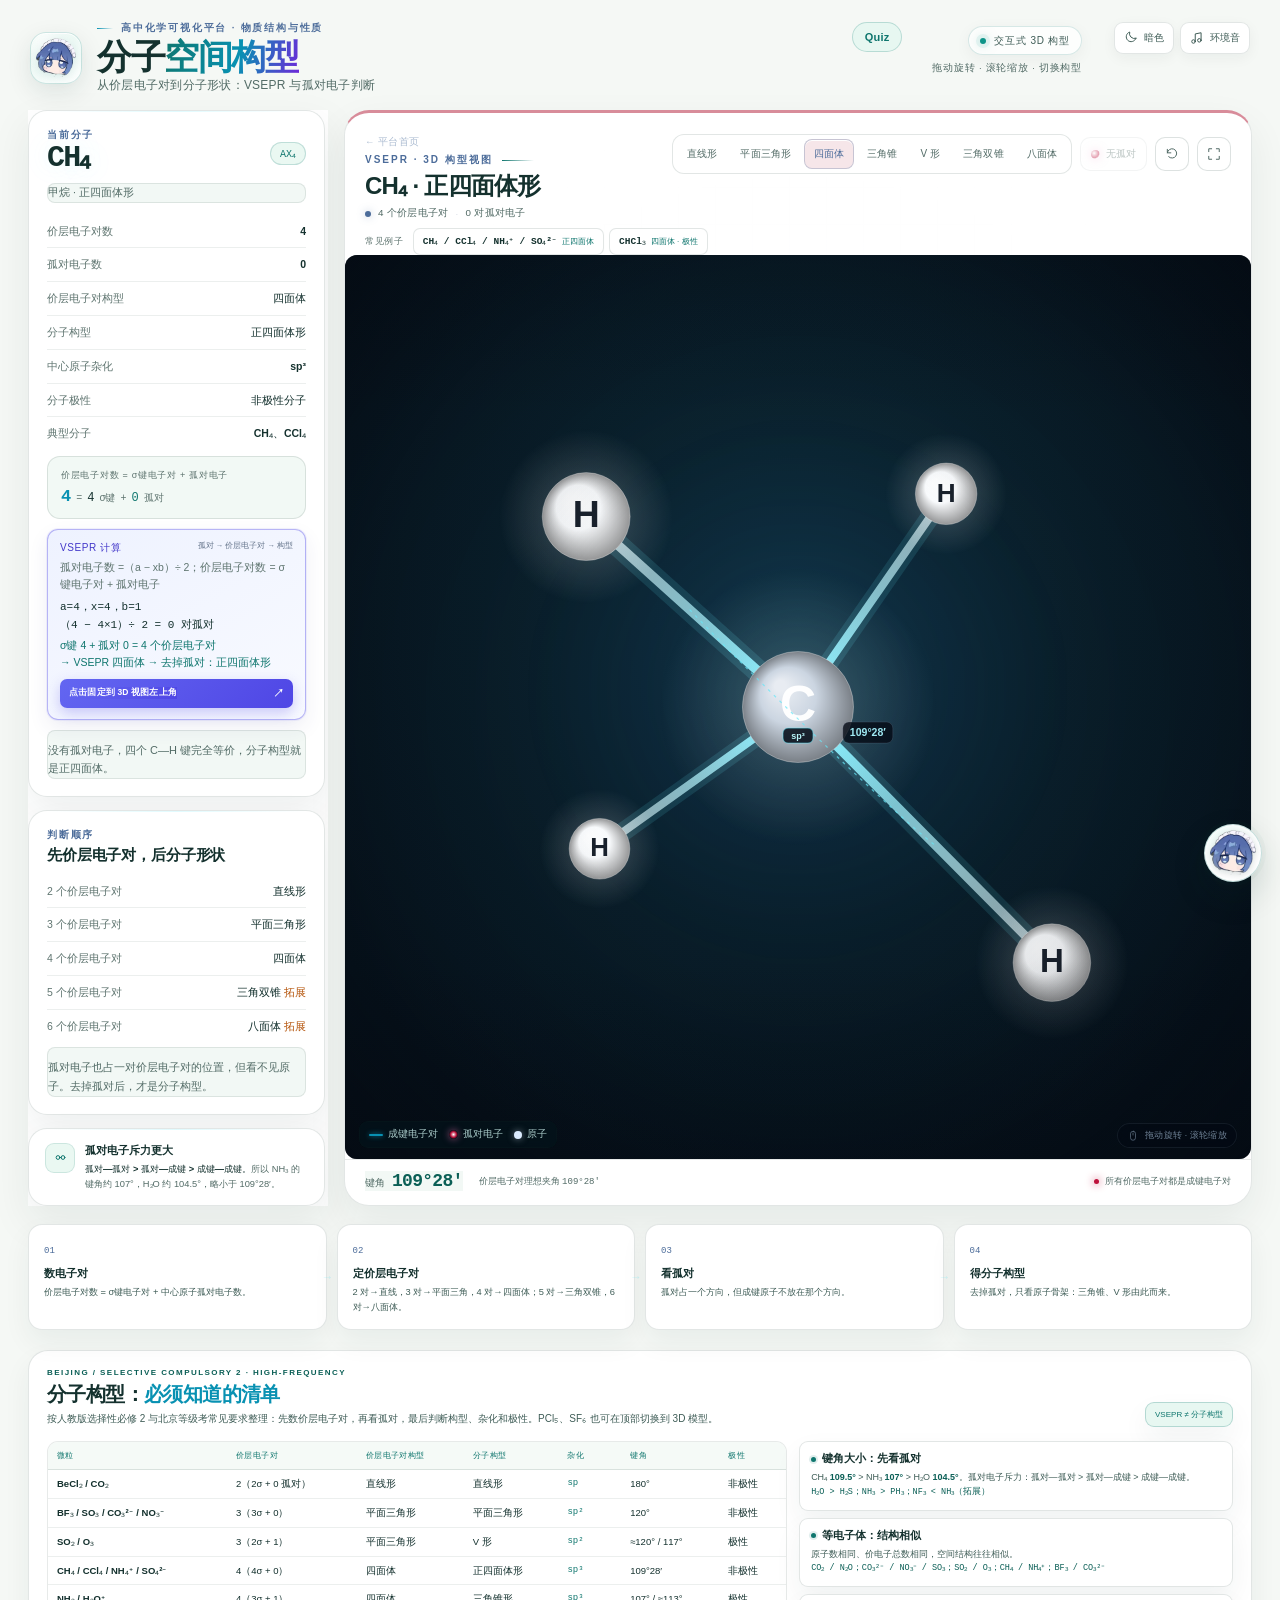
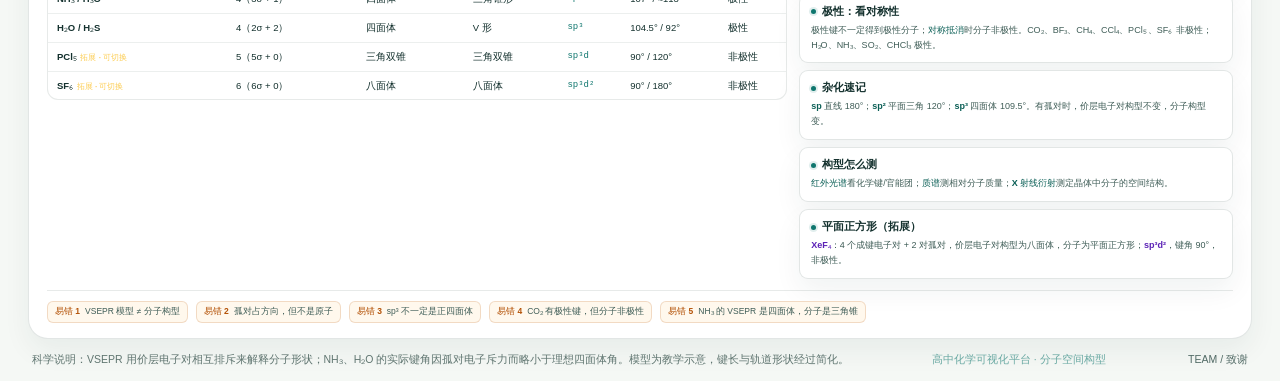
<file: molecular-geometry.html>
<!DOCTYPE html>
<html lang="zh-CN" data-theme="light">
<head>
<meta charset="UTF-8" />
<meta name="viewport" content="width=device-width, initial-scale=1.0, viewport-fit=cover" />
<meta name="theme-color" content="#f5f8f5" />
<title>分子空间构型 · VSEPR 与孤对电子 · 高中化学可视化平台</title>
<meta name="description" content="交互式 VSEPR 分子空间构型演示：直线形、平面三角形、正四面体、三角锥、V 形、三角双锥和八面体，观察孤对电子如何压缩键角。" />
<link rel="icon" href="favicon-whale.png" type="image/png" />
<link rel="apple-touch-icon" href="whale-icon.png" />
<style>
  :root {
    --bg: #04070f;
    --panel: rgba(10, 18, 33, 0.74);
    --line: rgba(148, 163, 184, 0.14);
    --line-strong: rgba(148, 163, 184, 0.24);
    --text: #eaf3ff;
    --muted: #8ea4c0;
    --dim: #5e728c;
    --cyan: #67e8f9;
    --teal: #5eead4;
    --violet: #a78bfa;
    --pink: #f472b6;
    --amber: #fbbf24;
    --mono: "Cascadia Code", "SFMono-Regular", Consolas, "Liberation Mono", monospace;
    color-scheme: dark;
  }
  * { box-sizing: border-box; }
  html { scroll-behavior: smooth; }
  body {
    margin: 0;
    min-height: 100vh;
    background: var(--bg);
    color: var(--text);
    font-family: "Segoe UI Variable", "Segoe UI", "PingFang SC", "Hiragino Sans GB", "Microsoft YaHei", sans-serif;
    -webkit-font-smoothing: antialiased;
    text-rendering: optimizeLegibility;
    overflow-x: hidden;
  }
  button { font: inherit; }
  a { color: inherit; }
  button, a { -webkit-tap-highlight-color: transparent; }
  :focus-visible { outline: 2px solid rgba(103, 232, 249, 0.8); outline-offset: 3px; }

  .page-glow {
    position: fixed;
    inset: 0;
    z-index: -2;
    pointer-events: none;
    background:
      radial-gradient(920px 650px at 5% -8%, rgba(20, 184, 166, 0.15), transparent 64%),
      radial-gradient(1000px 760px at 98% 2%, rgba(91, 33, 182, 0.15), transparent 68%),
      radial-gradient(900px 700px at 55% 108%, rgba(14, 116, 144, 0.11), transparent 66%),
      linear-gradient(160deg, #050a14 0%, #04070f 55%, #050811 100%);
  }
  .page-glow::after {
    content: "";
    position: absolute;
    inset: 0;
    opacity: 0.22;
    background-image:
      linear-gradient(rgba(148, 163, 184, 0.04) 1px, transparent 1px),
      linear-gradient(90deg, rgba(148, 163, 184, 0.04) 1px, transparent 1px);
    background-size: 46px 46px;
    mask-image: radial-gradient(circle at 50% 38%, black, transparent 77%);
    -webkit-mask-image: radial-gradient(circle at 50% 38%, black, transparent 77%);
  }

  .shell {
    width: min(1580px, 100%);
    min-height: 100vh;
    margin: 0 auto;
    padding: 22px 28px 14px;
    display: flex;
    flex-direction: column;
  }

  /* ── header ───────────────────────────────────────────── */
  .site-header {
    display: flex;
    justify-content: space-between;
    align-items: flex-start;
    gap: 24px;
    padding: 0 2px 16px;
    animation: rise .7s cubic-bezier(.22,.8,.3,1) both;
  }
  .brand { display: flex; align-items: center; gap: 15px; min-width: 0; color: inherit; text-decoration: none; }
  .brand:hover { opacity: .85; }
  .brand-mark {
    width: 52px;
    height: 52px;
    flex: 0 0 auto;
    border-radius: 16px;
    border: 1px solid rgba(103, 232, 249, 0.2);
    background:
      radial-gradient(circle at 32% 24%, rgba(103, 232, 249, 0.2), transparent 55%),
      linear-gradient(150deg, rgba(11, 28, 46, 0.9), rgba(5, 11, 22, 0.95));
    box-shadow: inset 0 1px 0 rgba(255, 255, 255, 0.08), 0 12px 34px rgba(0, 0, 0, 0.34);
    display: grid;
    place-items: center;
  }
  .brand-mark svg { width: 40px; height: 40px; }
  .kicker {
    display: flex;
    align-items: center;
    gap: 8px;
    color: var(--cyan);
    font-size: 9.5px;
    font-weight: 650;
    letter-spacing: 0.19em;
    text-transform: uppercase;
  }
  .kicker::before {
    content: "";
    width: 16px;
    height: 1px;
    background: linear-gradient(90deg, var(--cyan), transparent);
  }
  .brand h1 {
    margin: 4px 0 2px;
    font-size: clamp(26px, 2.7vw, 37px);
    line-height: 1.05;
    letter-spacing: -0.04em;
    font-weight: 760;
  }
  .brand h1 span {
    background: linear-gradient(105deg, #e7fdff, var(--cyan) 45%, #c4b5fd);
    -webkit-background-clip: text;
    background-clip: text;
    color: transparent;
  }
  .brand p {
    margin: 0;
    color: var(--muted);
    font-size: 12px;
    letter-spacing: 0.02em;
  }
  .header-meta { display: flex; flex-direction: column; align-items: flex-end; gap: 7px; padding-top: 4px; flex: 0 0 auto; }
  .meta-pill {
    display: inline-flex;
    align-items: center;
    gap: 8px;
    height: 29px;
    padding: 0 11px;
    border: 1px solid rgba(103, 232, 249, 0.16);
    border-radius: 999px;
    background: rgba(8, 20, 34, 0.62);
    color: #c7e9ef;
    font-size: 10px;
    letter-spacing: 0.08em;
    white-space: nowrap;
  }
  .live-dot {
    width: 6px;
    height: 6px;
    border-radius: 50%;
    background: var(--teal);
    box-shadow: 0 0 0 4px rgba(94, 234, 212, 0.08), 0 0 12px rgba(94, 234, 212, 0.8);
    animation: breathe 2.6s ease-in-out infinite;
  }
  .meta-note { color: var(--dim); font-size: 9.5px; letter-spacing: 0.08em; }

  /* ── layout ───────────────────────────────────────────── */
  .main {
    flex: 1;
    min-height: 620px;
    display: grid;
    grid-template-columns: 300px minmax(0, 1fr);
    grid-template-areas: "sidebar stage";
    gap: 16px;
  }
  .sidebar {
    grid-area: sidebar;
    min-height: 0;
    overflow-y: auto;
    overscroll-behavior: contain;
    display: flex;
    flex-direction: column;
    gap: 13px;
    padding-right: 3px;
    scrollbar-width: thin;
    scrollbar-color: rgba(103, 232, 249, 0.2) transparent;
  }
  .sidebar::-webkit-scrollbar { width: 5px; }
  .sidebar::-webkit-scrollbar-thumb { background: rgba(103, 232, 249, 0.18); border-radius: 99px; }

  .card {
    position: relative;
    flex: 0 0 auto;
    border: 1px solid var(--line);
    border-radius: 19px;
    padding: 17px 18px;
    background:
      radial-gradient(120% 100% at 0% 0%, rgba(103, 232, 249, 0.045), transparent 48%),
      linear-gradient(155deg, rgba(13, 24, 43, 0.83), rgba(7, 14, 27, 0.72));
    box-shadow: 0 22px 60px rgba(0, 0, 0, 0.22), inset 0 1px 0 rgba(255, 255, 255, 0.045);
    backdrop-filter: blur(18px);
    -webkit-backdrop-filter: blur(18px);
    animation: rise .62s cubic-bezier(.22,.8,.3,1) both;
  }
  .sidebar .card:nth-child(1) { animation-delay: .05s; }
  .sidebar .card:nth-child(2) { animation-delay: .11s; }
  .sidebar .card:nth-child(3) { animation-delay: .17s; }
  .card::before {
    content: "";
    position: absolute;
    inset: 0 18px auto;
    height: 1px;
    background: linear-gradient(90deg, transparent, rgba(103, 232, 249, 0.2), transparent);
  }
  .card-kicker {
    color: var(--dim);
    font-size: 9.5px;
    font-weight: 650;
    letter-spacing: 0.18em;
    text-transform: uppercase;
  }
  .card h3 { margin: 3px 0 0; font-size: 15px; line-height: 1.3; letter-spacing: -0.01em; font-weight: 650; }

  .current-head { display: flex; align-items: flex-start; justify-content: space-between; gap: 10px; }
  .formula {
    font-family: var(--mono);
    font-size: 30px;
    line-height: 1.1;
    font-weight: 600;
    letter-spacing: -0.06em;
    color: #f2ffff;
    text-shadow: 0 0 26px rgba(103, 232, 249, 0.18);
  }
  .formula small { font-size: 15px; color: var(--cyan); letter-spacing: 0; }
  .geometry-badge {
    display: inline-flex;
    align-items: center;
    height: 23px;
    padding: 0 9px;
    border: 1px solid rgba(103, 232, 249, 0.2);
    border-radius: 999px;
    background: rgba(103, 232, 249, 0.07);
    color: #bff8ff;
    font-size: 9.5px;
    white-space: nowrap;
  }
  .axe-badge { color: var(--violet); font-family: var(--mono); font-size: 10px; letter-spacing: 0; }
  .current-desc { margin: 8px 0 12px; color: var(--muted); font-size: 10.5px; line-height: 1.65; }

  .fact-list { margin-top: 3px; }
  .fact-row {
    display: flex;
    justify-content: space-between;
    align-items: baseline;
    gap: 12px;
    padding: 8px 0;
    border-bottom: 1px solid rgba(148, 163, 184, 0.075);
    font-size: 10.5px;
  }
  .fact-row:last-child { border-bottom: 0; padding-bottom: 2px; }
  .fact-row span { color: var(--dim); flex: 0 0 auto; }
  .fact-row strong { color: #d8e9ff; font-size: 10.5px; font-weight: 550; text-align: right; line-height: 1.45; }
  .fact-row strong em { font-style: normal; color: var(--cyan); font-family: var(--mono); }

  .vsepr-calc{position:relative;margin-top:10px;padding:9px 10px 8px;border:1px solid rgba(129,140,248,.46);border-radius:11px;background:linear-gradient(150deg,rgba(99,102,241,.18),rgba(99,102,241,.06));box-shadow:0 0 0 1px rgba(129,140,248,.08),0 8px 24px rgba(0,0,0,.18);cursor:pointer;transition:border-color .2s ease,box-shadow .2s ease,transform .2s ease,background .2s ease}
  .vsepr-calc:hover{border-color:rgba(165,180,252,.9);background:linear-gradient(150deg,rgba(99,102,241,.27),rgba(99,102,241,.09));box-shadow:0 0 0 1px rgba(129,140,248,.15),0 10px 28px rgba(0,0,0,.22);transform:translateY(-1px)}
  .vsepr-calc:focus-visible{outline:2px solid rgba(165,180,252,.85);outline-offset:2px}
  .vsepr-calc-head{display:flex;justify-content:space-between;gap:8px;color:#c7d2fe;font-size:8.5px;letter-spacing:.06em}
  .vsepr-calc-head span{color:var(--dim);letter-spacing:0;font-size:7.5px}
  .vsepr-expr{margin-top:4px;color:rgba(203,213,225,.78);font-size:8px;line-height:1.5}
  .vsepr-line{margin-top:5px;color:#f1f5ff;font-family:var(--mono);font-size:10px;line-height:1.45}
  .vsepr-result{margin-top:3px;color:#a5f3fc;font-size:8.5px;line-height:1.5}
  .vsepr-pop-hint{display:flex;align-items:center;justify-content:space-between;gap:8px;margin-top:8px;padding:7px 9px;border:0;border-radius:7px;background:linear-gradient(135deg,#6366f1,#4f46e5);color:#fff;font-size:8.5px;font-weight:650;letter-spacing:.02em;box-shadow:0 5px 14px rgba(79,70,229,.28)}
  .vsepr-pop-hint b{flex:0 0 auto;font-size:11px;font-weight:700;color:#fff}
  .vsepr-placeholder{padding:9px 10px;border:1px dashed rgba(129,140,248,.34);border-radius:9px;color:#a5b4fc;font-size:8px;line-height:1.55;background:rgba(99,102,241,.05)}
  .vsepr-calc.vsepr-float{position:absolute;z-index:40;width:min(320px,calc(100% - 24px));max-height:calc(100% - 24px);margin:0!important;padding:12px 13px 10px;overflow:auto;border:1px solid rgba(129,140,248,.7);border-radius:14px;background:linear-gradient(155deg,rgba(16,20,45,.98),rgba(8,11,28,.97));box-shadow:0 24px 70px rgba(0,0,0,.58),0 0 0 1px rgba(129,140,248,.14) inset,0 0 30px rgba(79,70,229,.18);backdrop-filter:blur(18px);-webkit-backdrop-filter:blur(18px);cursor:grab;user-select:none;touch-action:none;transform:none;font-size:calc(9.5px * var(--vsepr-scale,1))}
  .vsepr-calc.vsepr-float:hover{transform:none;border-color:rgba(165,180,252,.9)}
  .vsepr-calc.vsepr-float:active{cursor:grabbing}
  .vsepr-calc.vsepr-float .vsepr-calc-head{font-size:1em}
  .vsepr-calc.vsepr-float .vsepr-expr{font-size:.895em}
  .vsepr-calc.vsepr-float .vsepr-line{font-size:1.105em}
  .vsepr-calc.vsepr-float .vsepr-result{font-size:.947em}
  .vsepr-calc.vsepr-float .vsepr-pop-hint{color:#fff;font-size:.895em}
  .vsepr-calc.vsepr-float .vsepr-pop-hint b{font-size:1.158em}
  .vsepr-calc.vsepr-float::after{content:"";position:absolute;right:5px;bottom:5px;width:9px;height:9px;border-right:2px solid rgba(165,180,252,.7);border-bottom:2px solid rgba(165,180,252,.7);border-radius:0 0 2px 0;pointer-events:none}
  .vsepr-resize-handle{position:absolute;z-index:6;display:none;touch-action:none;background:transparent}
  .vsepr-calc.vsepr-float .vsepr-resize-handle{display:block}
  .vsepr-resize-handle[data-dir="n"]{left:4px;right:4px;top:0;height:10px;cursor:ns-resize}
  .vsepr-resize-handle[data-dir="s"]{left:4px;right:4px;bottom:0;height:10px;cursor:ns-resize}
  .vsepr-resize-handle[data-dir="e"]{top:4px;bottom:4px;right:0;width:10px;cursor:ew-resize}
  .vsepr-resize-handle[data-dir="w"]{top:4px;bottom:4px;left:0;width:10px;cursor:ew-resize}
  .vsepr-resize-handle[data-dir="ne"]{top:0;right:0;width:16px;height:16px;cursor:nesw-resize}
  .vsepr-resize-handle[data-dir="nw"]{top:0;left:0;width:16px;height:16px;cursor:nwse-resize}
  .vsepr-resize-handle[data-dir="se"]{right:0;bottom:0;width:16px;height:16px;cursor:nwse-resize}
  .vsepr-resize-handle[data-dir="sw"]{left:0;bottom:0;width:16px;height:16px;cursor:nesw-resize}
  .vsepr-calc.vsepr-float.is-resizing{cursor:default}
  .vsepr-calc.vsepr-float.is-resizing .vsepr-resize-handle{cursor:inherit}
  .equation {
    margin-top: 12px;
    padding: 12px 13px;
    border: 1px solid rgba(103, 232, 249, 0.13);
    border-radius: 13px;
    background: linear-gradient(160deg, rgba(3, 10, 20, 0.5), rgba(2, 7, 16, 0.3));
  }
  .equation-label { color: var(--dim); font-size: 9px; letter-spacing: 0.08em; }
  .equation-line {
    display: flex;
    align-items: baseline;
    flex-wrap: wrap;
    gap: 5px;
    margin-top: 5px;
    color: #dff8ff;
    font-family: var(--mono);
    font-size: 12px;
  }
  .equation-line .op { color: var(--dim); font-size: 10px; }
  .equation-line strong { color: var(--cyan); font-size: 17px; font-weight: 600; }
  .equation-line em { color: var(--pink); font-style: normal; }
  .note {
    margin: 10px 0 0;
    padding-top: 10px;
    border-top: 1px solid rgba(148, 163, 184, 0.075);
    color: var(--dim);
    font-size: 9.5px;
    line-height: 1.65;
  }
  .note strong { color: #fbcfe8; font-weight: 550; }

  .tip-card { display: flex; gap: 10px; align-items: flex-start; padding: 14px 16px; }
  .tip-icon {
    width: 30px;
    height: 30px;
    flex: 0 0 auto;
    display: grid;
    place-items: center;
    border: 1px solid rgba(244, 114, 182, 0.2);
    border-radius: 9px;
    background: rgba(244, 114, 182, 0.07);
    color: var(--pink);
  }
  .tip-icon svg { width: 15px; height: 15px; }
  .tip-copy h4 { margin: 1px 0 4px; color: #e7f3ff; font-size: 10.5px; font-weight: 650; }
  .tip-copy p { margin: 0; color: var(--dim); font-size: 9.3px; line-height: 1.6; }
  .tip-copy strong { color: #fbcfe8; font-weight: 550; }

  /* ── stage ────────────────────────────────────────────── */
  .stage-card {
    grid-area: stage;
    position: relative;
    display: flex;
    flex-direction: column;
    min-height: 0;
    overflow: hidden;
    border: 1px solid var(--line);
    border-radius: 25px;
    background:
      radial-gradient(1100px 700px at 50% 26%, rgba(18, 58, 88, 0.34), transparent 62%),
      radial-gradient(900px 620px at 82% 92%, rgba(76, 29, 149, 0.14), transparent 70%),
      linear-gradient(155deg, #07101e 0%, #040812 58%, #060a14 100%);
    box-shadow: 0 32px 100px rgba(0, 0, 0, 0.42), inset 0 1px 0 rgba(255, 255, 255, 0.055);
    animation: rise .72s cubic-bezier(.22,.8,.3,1) both;
  }
  .stage-card::before {
    content: "";
    position: absolute;
    inset: 0;
    z-index: 0;
    pointer-events: none;
    opacity: 0.42;
    background-image:
      linear-gradient(rgba(148, 163, 184, 0.04) 1px, transparent 1px),
      linear-gradient(90deg, rgba(148, 163, 184, 0.04) 1px, transparent 1px);
    background-size: 37px 37px;
    mask-image: radial-gradient(circle at 50% 44%, black 0%, transparent 73%);
    -webkit-mask-image: radial-gradient(circle at 50% 44%, black 0%, transparent 73%);
  }
  .stage-head {
    position: relative;
    z-index: 6;
    display: flex;
    justify-content: space-between;
    align-items: flex-start;
    gap: 16px;
    padding: 18px 20px 0;
  }
  .stage-heading { min-width: 0; }
  .module-home {
    display: inline-flex;
    align-items: center;
    gap: 5px;
    margin-bottom: 4px;
    color: rgba(142, 164, 192, 0.72);
    font-size: 9.5px;
    letter-spacing: 0.04em;
    text-decoration: none;
    transition: color .2s ease;
  }
  .module-home:hover { color: var(--cyan); }
  .eyebrow {
    display: flex;
    align-items: center;
    gap: 9px;
    color: var(--dim);
    font-size: 9.3px;
    font-weight: 650;
    letter-spacing: 0.2em;
    text-transform: uppercase;
  }
  .eyebrow-line {
    display: inline-block;
    width: 32px;
    height: 1px;
    background: linear-gradient(90deg, rgba(103, 232, 249, 0.55), transparent);
  }
  .stage-heading h2 {
    margin: 5px 0 0;
    font-size: clamp(19px, 1.9vw, 24px);
    line-height: 1.2;
    font-weight: 670;
    letter-spacing: -0.03em;
  }
  .stage-heading h2 #formula {
    background: linear-gradient(100deg, #f4feff, #a5f3fc 58%, #c4b5fd);
    -webkit-background-clip: text;
    background-clip: text;
    color: transparent;
  }
  .stage-status {
    display: flex;
    align-items: center;
    gap: 7px;
    margin-top: 6px;
    color: var(--muted);
    font-size: 9.8px;
    letter-spacing: 0.03em;
    font-variant-numeric: tabular-nums;
  }
  .status-dot {
    width: 6px;
    height: 6px;
    border-radius: 50%;
    background: var(--teal);
    box-shadow: 0 0 0 4px rgba(94, 234, 212, 0.06), 0 0 12px rgba(94, 234, 212, 0.75);
  }
  .stage-status[data-lone="true"] .status-dot {
    background: var(--pink);
    box-shadow: 0 0 0 4px rgba(244, 114, 182, 0.06), 0 0 12px rgba(244, 114, 182, 0.8);
  }
  .status-sep { color: rgba(148, 163, 184, 0.35); }

  .stage-controls { display: flex; align-items: center; gap: 8px; padding-top: 3px; flex-wrap: wrap; justify-content: flex-end; }
  .geom-tabs {
    display: flex;
    gap: 3px;
    padding: 4px;
    border: 1px solid rgba(148, 163, 184, 0.14);
    border-radius: 12px;
    background: rgba(4, 10, 20, 0.6);
    overflow-x: auto;
    max-width: 100%;
    scrollbar-width: none;
  }
  .geom-tabs::-webkit-scrollbar { display: none; }
  .geom-btn {
    flex: 0 0 auto;
    height: 30px;
    padding: 0 9px;
    border: 1px solid transparent;
    border-radius: 8px;
    background: transparent;
    color: var(--dim);
    font-size: 10px;
    letter-spacing: 0.01em;
    white-space: nowrap;
    cursor: pointer;
    transition: .2s ease;
  }
  .geom-btn:hover { color: #dffbff; background: rgba(103, 232, 249, 0.055); }
  .geom-btn.active {
    color: #f0ffff;
    border-color: rgba(103, 232, 249, 0.3);
    background: linear-gradient(145deg, rgba(103, 232, 249, 0.16), rgba(94, 234, 212, 0.06));
    box-shadow: inset 0 1px 0 rgba(255, 255, 255, 0.08), 0 0 22px rgba(34, 211, 238, 0.1);
  }
  .icon-btn, .lone-btn {
    height: 34px;
    display: inline-flex;
    align-items: center;
    justify-content: center;
    gap: 6px;
    border: 1px solid rgba(148, 163, 184, 0.13);
    border-radius: 10px;
    background: rgba(4, 10, 20, 0.54);
    color: var(--muted);
    font-size: 9.5px;
    cursor: pointer;
    transition: .2s ease;
  }
  .icon-btn { width: 34px; }
  .lone-btn { padding: 0 10px; white-space: nowrap; }
  .lone-btn[aria-pressed="true"] {
    color: #fbcfe8;
    border-color: rgba(244, 114, 182, 0.26);
    background: rgba(244, 114, 182, 0.08);
  }
  .lone-btn:disabled { opacity: .38; cursor: default; }
  .icon-btn:hover, .lone-btn:hover:not(:disabled) { color: #effeff; border-color: rgba(103, 232, 249, 0.28); background: rgba(103, 232, 249, 0.07); }
  .icon-btn svg, .lone-btn svg { width: 14px; height: 14px; }
  .lone-btn .pair-dot {
    width: 9px;
    height: 9px;
    border-radius: 50%;
    background: radial-gradient(circle at 35% 35%, #fff, var(--pink) 55%, transparent 72%);
    box-shadow: 0 0 8px rgba(244, 114, 182, 0.5);
  }

  .stage-view {
    position: relative;
    flex: 1;
    min-height: 390px;
    isolation: isolate;
    touch-action: none;
    cursor: grab;
    overflow: hidden;
  }
  .stage-view.dragging { cursor: grabbing; }
  .stage-glow {
    position: absolute;
    left: 50%;
    top: 48%;
    width: min(58%, 540px);
    aspect-ratio: 1;
    transform: translate(-50%, -50%);
    z-index: 0;
    pointer-events: none;
    border-radius: 50%;
    background: radial-gradient(circle, rgba(34, 211, 238, 0.1) 0%, rgba(59, 130, 246, 0.05) 34%, transparent 69%);
    filter: blur(28px);
  }
  #scene { position: absolute; inset: 0; z-index: 1; width: 100%; height: 100%; display: block; }
  .stage-view::after {
    content: "";
    position: absolute;
    inset: 0;
    z-index: 2;
    pointer-events: none;
    background:
      radial-gradient(ellipse at 50% 49%, transparent 37%, rgba(3, 7, 14, 0.14) 68%, rgba(3, 7, 14, 0.52) 100%),
      linear-gradient(180deg, rgba(4, 8, 16, 0.18), transparent 18%, transparent 78%, rgba(4, 8, 16, 0.3));
  }
  .view-hint {
    position: absolute;
    right: 14px;
    bottom: 11px;
    z-index: 5;
    display: flex;
    align-items: center;
    gap: 6px;
    height: 25px;
    padding: 0 9px;
    border: 1px solid rgba(148, 163, 184, 0.11);
    border-radius: 999px;
    background: rgba(4, 10, 20, 0.46);
    color: rgba(157, 180, 204, 0.7);
    font-size: 8.5px;
    letter-spacing: 0.03em;
    backdrop-filter: blur(8px);
    pointer-events: none;
    user-select: none;
  }
  .view-hint svg { width: 12px; height: 12px; opacity: .8; }
  .stage-legend {
    position: absolute;
    left: 14px;
    bottom: 11px;
    z-index: 5;
    display: flex;
    align-items: center;
    flex-wrap: wrap;
    gap: 11px;
    padding: 6px 9px;
    border: 1px solid rgba(148, 163, 184, 0.1);
    border-radius: 9px;
    background: rgba(4, 10, 20, 0.46);
    color: rgba(157, 180, 204, 0.7);
    font-size: 8.5px;
    backdrop-filter: blur(8px);
    pointer-events: none;
  }
  .legend-item { display: inline-flex; align-items: center; gap: 5px; }
  .legend-line { width: 14px; height: 2px; border-radius: 2px; background: var(--cyan); box-shadow: 0 0 5px var(--cyan); }
  .legend-cloud { width: 9px; height: 9px; border-radius: 50%; background: radial-gradient(circle, #fff, var(--pink) 45%, transparent 72%); box-shadow: 0 0 7px rgba(244, 114, 182, .55); }
  .legend-atom { width: 8px; height: 8px; border-radius: 50%; background: #dbeafe; box-shadow: 0 0 7px rgba(219, 234, 254, .5); }

  .stage-foot {
    position: relative;
    z-index: 6;
    display: flex;
    align-items: center;
    gap: 16px;
    flex-wrap: wrap;
    padding: 11px 20px 14px;
    border-top: 1px solid rgba(148, 163, 184, 0.08);
    background: rgba(5, 12, 23, 0.44);
  }
  .angle-pill { display: flex; align-items: baseline; gap: 7px; color: var(--dim); font-size: 9.5px; }
  .angle-pill strong { color: #f0ffff; font-family: var(--mono); font-size: 18px; font-weight: 600; letter-spacing: -0.04em; }
  .ideal-angle { color: var(--dim); font-size: 9px; }
  .ideal-angle span { color: var(--muted); font-family: var(--mono); }
  .lone-note {
    margin-left: auto;
    display: inline-flex;
    align-items: center;
    gap: 6px;
    color: #fbcfe8;
    font-size: 9px;
    text-align: right;
  }
  .lone-note i {
    width: 5px;
    height: 5px;
    border-radius: 50%;
    background: var(--pink);
    box-shadow: 0 0 8px var(--pink);
  }

  /* ── steps ───────────────────────────────────────────── */
  .steps {
    display: grid;
    grid-template-columns: repeat(4, minmax(0, 1fr));
    gap: 10px;
    margin: 18px 0 0;
    animation: rise .7s .15s cubic-bezier(.22,.8,.3,1) both;
  }
  .step {
    position: relative;
    padding: 14px 15px;
    border: 1px solid rgba(148, 163, 184, 0.1);
    border-radius: 14px;
    background: rgba(7, 15, 28, 0.54);
  }
  .step-num {
    color: rgba(103, 232, 249, 0.48);
    font-family: var(--mono);
    font-size: 9px;
  }
  .step h4 { margin: 9px 0 4px; color: #e8f7ff; font-size: 11px; font-weight: 600; }
  .step p { margin: 0; color: var(--dim); font-size: 9.3px; line-height: 1.6; }
  .step:not(:last-child)::after {
    content: "→";
    position: absolute;
    right: -8px;
    top: 50%;
    transform: translateY(-50%);
    color: rgba(103, 232, 249, 0.3);
    font-size: 12px;
  }

  .site-footer {
    display: flex;
    justify-content: space-between;
    gap: 22px;
    padding: 12px 4px 0;
    color: rgba(94, 114, 140, 0.9);
    font-size: 9.2px;
    line-height: 1.55;
  }
  .site-footer p { margin: 0; max-width: 920px; }
  .footer-tag { flex: 0 0 auto; color: rgba(103, 232, 249, 0.48); white-space: nowrap; }

  @keyframes rise { from { opacity: 0; transform: translateY(10px); } to { opacity: 1; transform: translateY(0); } }
  @keyframes breathe { 0%,100% { opacity: .65; transform: scale(.9); } 50% { opacity: 1; transform: scale(1.12); } }

  /* ── must-know reference ─────────────────────────────── */
  .mustknow{margin-top:20px;padding:17px 18px 15px;border:1px solid rgba(148,163,184,.14);border-radius:20px;background:radial-gradient(800px 400px at 8% 0%,rgba(20,184,166,.07),transparent 65%),linear-gradient(155deg,rgba(12,24,42,.82),rgba(6,13,25,.72));box-shadow:0 22px 60px rgba(0,0,0,.2),inset 0 1px 0 rgba(255,255,255,.04)}
  .must-head{display:flex;justify-content:space-between;align-items:flex-end;gap:16px;flex-wrap:wrap}
  .must-kicker{color:rgba(103,232,249,.65);font-size:8px;letter-spacing:.18em;text-transform:uppercase;font-weight:650}
  .must-title{margin:5px 0 0;font-size:20px;line-height:1.2;letter-spacing:-.03em}.must-title span{color:var(--cyan)}
  .must-sub{margin:5px 0 0;color:var(--dim);font-size:10px;line-height:1.6;max-width:760px}
  .must-grid{display:grid;grid-template-columns:minmax(0,1.45fr) minmax(280px,.85fr);gap:12px;margin-top:14px;align-items:start}
  .must-table-wrap{overflow-x:auto;border:1px solid rgba(148,163,184,.1);border-radius:11px;background:rgba(4,10,20,.28);scrollbar-width:thin}
  .must-table{width:100%;min-width:720px;border-collapse:collapse;font-size:9.5px}
  .must-table th{padding:8px 9px;text-align:left;color:rgba(103,232,249,.65);font-weight:550;font-size:8px;letter-spacing:.05em;border-bottom:1px solid rgba(148,163,184,.12);white-space:nowrap;background:rgba(5,14,27,.45)}
  .must-table td{padding:7px 9px;border-bottom:1px solid rgba(148,163,184,.07);color:#c6dcef;line-height:1.45;vertical-align:top}
  .must-table tr:last-child td{border-bottom:0}.must-table td:first-child{color:#eefaff;font-weight:550;white-space:nowrap}
  .must-table .mono{font-family:var(--mono);color:#bdfbff;font-size:9px}.must-table .ext{color:rgba(251,191,36,.78);font-size:8px}
  .must-cards{display:grid;gap:7px}
  .must-card{padding:10px 11px;border:1px solid rgba(148,163,184,.1);border-radius:9px;background:rgba(4,10,20,.28)}
  .must-card h4{display:flex;align-items:center;gap:6px;margin:0 0 4px;color:#eafaff;font-size:10.5px;font-weight:600}
  .must-card h4 i{width:5px;height:5px;border-radius:50%;background:var(--cyan);box-shadow:0 0 7px var(--cyan);flex:0 0 auto}
  .must-card p{margin:0;color:#9db5ca;font-size:9px;line-height:1.65}.must-card strong{color:#c9f8ff;font-weight:550}
  .must-card .formula-line{font-family:var(--mono);color:#dffcff;font-size:8.5px;line-height:1.7}
  .must-pitfalls{display:flex;gap:8px;flex-wrap:wrap;margin-top:11px;padding-top:10px;border-top:1px solid rgba(148,163,184,.08)}
  .must-pitfalls span{display:inline-flex;align-items:center;gap:5px;padding:4px 7px;border:1px solid rgba(251,191,36,.13);border-radius:6px;background:rgba(251,191,36,.035);color:rgba(217,201,154,.9);font-size:8.5px}
  .must-pitfalls b{color:#fde68a;font-weight:550}

  .example-bar{position:relative;z-index:6;display:flex;align-items:center;gap:7px;overflow:hidden;padding:8px 20px 0}
  .example-list{display:flex;align-items:center;gap:5px;overflow-x:auto;scrollbar-width:none;min-width:0}
  .example-list::-webkit-scrollbar{display:none}
  .example-label{flex:0 0 auto;color:rgba(94,114,140,.82);font-size:8.5px;letter-spacing:.08em;margin-right:2px}
  .example-chip{display:inline-flex;align-items:center;gap:5px;flex:0 0 auto;height:27px;padding:0 9px;border:1px solid rgba(148,163,184,.12);border-radius:7px;background:rgba(4,10,20,.36);color:#c8e4f5;font-size:9px;white-space:nowrap}
  .example-chip b{color:#e8fbff;font-weight:550;font-family:var(--mono);font-size:9px}
  .example-chip small{color:rgba(103,232,249,.58);font-size:8px}
  .example-chip.ext{border-color:rgba(251,191,36,.16);background:rgba(251,191,36,.035)}.example-chip.ext small{color:rgba(251,191,36,.72)}
  .example-chip.active{border-color:rgba(103,232,249,.55);background:rgba(103,232,249,.1);box-shadow:0 0 12px rgba(34,211,238,.08)}
  button.example-chip{cursor:pointer;font-family:inherit}
  @media(max-width:680px){.example-bar{padding:7px 13px 0}.example-chip{height:23px;font-size:7.5px}.example-chip b{font-size:8px}}

  @media (max-width: 1120px) {
    .shell { padding-left: 20px; padding-right: 20px; }
    .main { grid-template-columns: 278px minmax(0, 1fr); }
    .stage-head { padding-left: 16px; padding-right: 16px; }
    .stage-foot { padding-left: 16px; padding-right: 16px; }
    .geom-btn { padding: 0 7px; font-size: 9.5px; }
  }
  @media (max-width: 980px) {
    .shell { padding: 18px 16px 14px; }
    .main { grid-template-columns: 1fr; grid-template-areas: "stage" "sidebar"; min-height: 0; }
    .stage-card { min-height: 620px; }
    .sidebar { display: grid; grid-template-columns: 1fr 1fr; overflow: visible; }
    .sidebar .card:nth-child(1) { grid-column: 1 / -1; }
    .sidebar .card:nth-child(2) { grid-column: 1; }
    .sidebar .card:nth-child(3) { grid-column: 2; align-self: start; }
    .steps { grid-template-columns: 1fr 1fr; }
    .step:nth-child(2)::after { display: none; }
    .site-header { padding-bottom: 14px; }
  }
  @media (max-width: 680px) {
    .shell { padding: 14px 12px 10px; }
    .brand { gap: 11px; }
    .brand-mark { width: 44px; height: 44px; border-radius: 13px; }
    .brand-mark svg { width: 34px; height: 34px; }
    .brand h1 { font-size: clamp(23px, 7vw, 31px); }
    .brand p { display: none; }
    .kicker { font-size: 8.5px; letter-spacing: .14em; }
    .header-meta { display: none; }
    .stage-card { min-height: 0; }
    .stage-head { flex-direction: column; align-items: stretch; gap: 11px; padding: 15px 13px 0; }
    .stage-controls { justify-content: flex-start; padding-top: 0; width: 100%; }
    .geom-tabs { flex: 1; min-width: 0; }
    .geom-btn { flex: 1; padding: 0 5px; }
    .lone-btn { padding: 0 8px; }
    .icon-btn { width: 33px; }
    .stage-view { min-height: 365px; }
    .stage-foot { padding: 9px 13px 12px; gap: 9px; }
    .lone-note { margin-left: 0; width: 100%; justify-content: flex-start; }
    .stage-legend { left: 9px; bottom: 8px; gap: 7px; font-size: 8px; padding: 5px 7px; }
    .view-hint { right: 8px; bottom: 8px; font-size: 8px; height: 23px; }
    .sidebar { grid-template-columns: 1fr; }
    .sidebar .card:nth-child(2), .sidebar .card:nth-child(3) { grid-column: 1; }
    .steps { grid-template-columns: 1fr; margin-top: 13px; }
    .step:not(:last-child)::after { display: none; }
    .site-footer { flex-direction: column; gap: 5px; }
  }
  @media (max-width: 420px) {
    .stage-view { min-height: 330px; }
    .geom-btn { font-size: 9px; }
  }
  @media (prefers-reduced-motion: reduce) {
    *, *::before, *::after { animation-duration: .001ms !important; animation-iteration-count: 1 !important; transition-duration: .001ms !important; scroll-behavior: auto !important; }
  }
</style>
  <meta name="copyright" content="© 2026 chemLeon6657. All rights reserved." />
  <meta name="rights" content="All rights reserved. No copying, modification or redistribution without prior written permission." />
  <link rel="license" href="rights.html" />
  <!-- © 2026 chemLeon6657. All rights reserved. See rights.html. -->
<link rel="stylesheet" href="site-theme.css" />
<script>try{var t=localStorage.getItem("cvl-theme");document.documentElement.dataset.theme=t==="dark"?"dark":"light";}catch(e){document.documentElement.dataset.theme="light";}</script>
</head>
<body data-palette="nc">
<div class="page-glow" aria-hidden="true"></div>

<div class="shell">
  <header class="site-header">
    <a class="brand" href="./" title="返回平台首页" aria-label="返回高中化学可视化平台首页">
      <div class="brand-mark" aria-hidden="true"><img src="whale-icon.png" alt="" width="40" height="40" decoding="async" /></div>
      <div>
        <div class="kicker">高中化学可视化平台 · 物质结构与性质</div>
        <h1>分子<span>空间构型</span></h1>
        <p>从价层电子对到分子形状：VSEPR 与孤对电子判断</p>
      </div>
    </a>
    <div class="header-meta">
      <div class="meta-pill"><span class="live-dot"></span>交互式 3D 构型</div>
      <div class="meta-note">拖动旋转 · 滚轮缩放 · 切换构型</div>
    </div>
  </header>

  <main class="main">
    <section class="stage-card" id="stageCard" aria-label="分子空间构型三维视图">
      <div class="stage-head">
        <div class="stage-heading">
          <a class="module-home" href="./">← 平台首页</a>
          <div class="eyebrow">VSEPR · 3D 构型视图 <span class="eyebrow-line"></span></div>
          <h2><span id="formula">CH₄</span> · <span id="geomName">正四面体</span></h2>
          <div class="stage-status" id="stageStatus" data-lone="false">
            <span class="status-dot"></span>
            <span id="domainText">4 个价层电子对</span>
            <span class="status-sep">·</span>
            <span id="loneHeaderText">0 对孤对电子</span>
          </div>
        </div>
        <div class="stage-controls">
          <div class="geom-tabs" role="group" aria-label="选择分子构型">
            <button class="geom-btn" type="button" data-model="linear">直线形</button>
            <button class="geom-btn" type="button" data-model="planar">平面三角形</button>
            <button class="geom-btn active" type="button" data-model="tetra">四面体</button>
            <button class="geom-btn" type="button" data-model="pyramidal">三角锥</button>
            <button class="geom-btn" type="button" data-model="bent">V 形</button>
            <button class="geom-btn" type="button" data-model="bipyramidal">三角双锥</button>
            <button class="geom-btn" type="button" data-model="octahedral">八面体</button>
          </div>
          <button class="lone-btn" id="loneToggle" type="button" aria-pressed="true" title="显示或隐藏孤对电子">
            <span class="pair-dot" aria-hidden="true"></span>
            <span id="loneToggleText">孤对电子</span>
          </button>
          <button class="icon-btn" id="resetViewBtn" type="button" title="重置视角" aria-label="重置视角">
            <svg viewBox="0 0 24 24" fill="none" stroke="currentColor" stroke-width="1.7" stroke-linecap="round" stroke-linejoin="round" aria-hidden="true"><path d="M4 10a8 8 0 1 1 2.3 6.7"/><path d="M4 4v6h6"/></svg>
          </button>
          <button class="icon-btn" id="fullscreenBtn" type="button" title="全屏观察" aria-label="全屏观察">
            <svg viewBox="0 0 24 24" fill="none" stroke="currentColor" stroke-width="1.7" stroke-linecap="round" stroke-linejoin="round" aria-hidden="true"><path d="M8 3H3v5M16 3h5v5M8 21H3v-5M21 16v5h-5"/></svg>
          </button>
        </div>
      </div>


      <div class="example-bar" aria-label="当前构型的常见分子和离子示例">
        <span class="example-label">常见例子</span>
        <div class="example-list" id="exampleList"></div>
      </div>
      <div class="stage-view" id="stageView" aria-label="可拖动旋转的分子构型三维视图">
        <div class="stage-glow" aria-hidden="true"></div>
        <canvas id="scene" aria-hidden="true"></canvas>
        <div class="stage-legend" aria-hidden="true">
          <span class="legend-item"><i class="legend-line"></i>成键电子对</span>
          <span class="legend-item"><i class="legend-cloud"></i>孤对电子</span>
          <span class="legend-item"><i class="legend-atom"></i>原子</span>
        </div>
        <div class="view-hint" aria-hidden="true">
          <svg viewBox="0 0 24 24" fill="none" stroke="currentColor" stroke-width="1.6" stroke-linecap="round" stroke-linejoin="round"><rect x="7" y="2.5" width="10" height="18" rx="5"/><path d="M12 6v4"/></svg>
          拖动旋转 · 滚轮缩放
        </div>
      </div>

      <div class="stage-foot">
        <div class="angle-pill">键角 <strong id="angleValue">109°28′</strong></div>
        <div class="ideal-angle">价层电子对理想夹角 <span id="idealAngle">109°28′</span></div>
        <div class="lone-note" id="loneNote"><i></i>所有价层电子对都是成键电子对</div>
      </div>
    </section>

    <aside class="sidebar" aria-label="分子构型信息">
      <section class="card">
        <div class="card-kicker">当前分子</div>
        <div class="current-head">
          <div class="formula" id="sideFormula">CH₄</div>
          <span class="geometry-badge axe-badge" id="axeBadge">AX₄</span>
        </div>
        <p class="current-desc" id="sideName">甲烷 · 正四面体形</p>
        <div class="fact-list">
          <div class="fact-row"><span>价层电子对数</span><strong id="factDomains">4</strong></div>
          <div class="fact-row"><span>孤对电子数</span><strong id="factLone">0</strong></div>
          <div class="fact-row"><span>价层电子对构型</span><strong id="factElectronGeom">四面体</strong></div>
          <div class="fact-row"><span>分子构型</span><strong id="factMolecularGeom">正四面体形</strong></div>
          <div class="fact-row"><span>中心原子杂化</span><strong id="factHybrid">sp³</strong></div>
          <div class="fact-row"><span>分子极性</span><strong id="factPolarity">非极性分子</strong></div>
          <div class="fact-row"><span>典型分子</span><strong id="factExample">CH₄、CCl₄</strong></div>
        </div>
        <div class="equation">
          <div class="equation-label">价层电子对数 = σ键电子对 + 孤对电子</div>
          <div class="equation-line">
            <strong id="eqTotal">4</strong><span class="op">=</span>
            <span id="eqBonds">4</span><span class="op">σ键</span>
            <span class="op">+</span>
            <em id="eqLone">0</em><span class="op">孤对</span>
          </div>
        </div>
        <div class="vsepr-calc" id="vseprCalc" role="button" tabindex="0" aria-label="把 VSEPR 计算固定到 3D 视图左上角">
          <div class="vsepr-calc-head">VSEPR 计算 <span>孤对 → 价层电子对 → 构型</span></div>
          <div class="vsepr-expr">孤对电子数 =（a − xb）÷ 2；价层电子对数 = σ键电子对 + 孤对电子</div>
          <div class="vsepr-line" id="vseprLine">a=4，x=4，b=1 →（4 − 4×1）÷ 2 = 0 对孤对</div>
          <div class="vsepr-result" id="vseprResult">价层电子对 = σ键 4 + 孤对 0 = 4 → 四面体；去掉孤对 → 正四面体形</div>
          <div class="vsepr-pop-hint" id="vseprPopHint"><span>点击固定到 3D 视图左上角</span><b>↗</b></div>
        </div>
        <p class="note" id="sideNote">没有孤对电子，价层电子对构型与分子构型一致。</p>
      </section>

      <section class="card">
        <div class="card-kicker">判断顺序</div>
        <h3>先价层电子对，后分子形状</h3>
        <div class="fact-list" style="margin-top:10px">
          <div class="fact-row"><span>2 个价层电子对</span><strong>直线形</strong></div>
          <div class="fact-row"><span>3 个价层电子对</span><strong>平面三角形</strong></div>
          <div class="fact-row"><span>4 个价层电子对</span><strong>四面体</strong></div>
          <div class="fact-row"><span>5 个价层电子对</span><strong>三角双锥 <em>拓展</em></strong></div>
          <div class="fact-row"><span>6 个价层电子对</span><strong>八面体 <em>拓展</em></strong></div>
        </div>
        <p class="note">孤对电子也占一对价层电子对的位置，但看不见原子。去掉孤对后，才是分子构型。</p>
      </section>

      <section class="card tip-card">
        <div class="tip-icon" aria-hidden="true">
          <svg viewBox="0 0 24 24" fill="none" stroke="currentColor" stroke-width="1.6" stroke-linecap="round" stroke-linejoin="round"><circle cx="8" cy="12" r="3"/><circle cx="16" cy="12" r="3"/><path d="M11 12h2"/></svg>
        </div>
        <div class="tip-copy">
          <h4>孤对电子斥力更大</h4>
          <p><strong>孤对—孤对 &gt; 孤对—成键 &gt; 成键—成键。</strong>所以 NH₃ 的键角约 107°，H₂O 约 104.5°，略小于 109°28′。</p>
        </div>
      </section>
    </aside>
  </main>

  <section class="steps" aria-label="VSEPR 判断流程">
    <div class="step"><span class="step-num">01</span><h4>数电子对</h4><p>价层电子对数 = σ键电子对 + 中心原子孤对电子数。</p></div>
    <div class="step"><span class="step-num">02</span><h4>定价层电子对</h4><p>2 对→直线，3 对→平面三角，4 对→四面体；5 对→三角双锥，6 对→八面体。</p></div>
    <div class="step"><span class="step-num">03</span><h4>看孤对</h4><p>孤对占一个方向，但成键原子不放在那个方向。</p></div>
    <div class="step"><span class="step-num">04</span><h4>得分子构型</h4><p>去掉孤对，只看原子骨架：三角锥、V 形由此而来。</p></div>
  </section>


  <section class="mustknow" aria-labelledby="mustknow-title">
    <div class="must-head">
      <div><div class="must-kicker">BEIJING / SELECTIVE COMPULSORY 2 · HIGH-FREQUENCY</div><h2 class="must-title" id="mustknow-title">分子构型：<span>必须知道的清单</span></h2><p class="must-sub">按人教版选择性必修 2 与北京等级考常见要求整理：先数价层电子对，再看孤对，最后判断构型、杂化和极性。PCl₅、SF₆ 也可在顶部切换到 3D 模型。</p></div>
      <span class="must-card" style="padding:6px 9px;font-size:8px;color:rgba(103,232,249,.72)">VSEPR ≠ 分子构型</span>
    </div>
    <div class="must-grid">
      <div class="must-table-wrap">
        <table class="must-table">
          <thead><tr><th>微粒</th><th>价层电子对</th><th>价层电子对构型</th><th>分子构型</th><th>杂化</th><th>键角</th><th>极性</th></tr></thead>
          <tbody>
            <tr><td>BeCl₂ / CO₂</td><td>2（2σ + 0 孤对）</td><td>直线形</td><td>直线形</td><td class="mono">sp</td><td>180°</td><td>非极性</td></tr>
            <tr><td>BF₃ / SO₃ / CO₃²⁻ / NO₃⁻</td><td>3（3σ + 0）</td><td>平面三角形</td><td>平面三角形</td><td class="mono">sp²</td><td>120°</td><td>非极性</td></tr>
            <tr><td>SO₂ / O₃</td><td>3（2σ + 1）</td><td>平面三角形</td><td>V 形</td><td class="mono">sp²</td><td>≈120° / 117°</td><td>极性</td></tr>
            <tr><td>CH₄ / CCl₄ / NH₄⁺ / SO₄²⁻</td><td>4（4σ + 0）</td><td>四面体</td><td>正四面体形</td><td class="mono">sp³</td><td>109°28′</td><td>非极性</td></tr>
            <tr><td>NH₃ / H₃O⁺</td><td>4（3σ + 1）</td><td>四面体</td><td>三角锥形</td><td class="mono">sp³</td><td>107° / ≈113°</td><td>极性</td></tr>
            <tr><td>H₂O / H₂S</td><td>4（2σ + 2）</td><td>四面体</td><td>V 形</td><td class="mono">sp³</td><td>104.5° / 92°</td><td>极性</td></tr>
            <tr><td>PCl₅ <span class="ext">拓展 · 可切换</span></td><td>5（5σ + 0）</td><td>三角双锥</td><td>三角双锥</td><td class="mono">sp³d</td><td>90° / 120°</td><td>非极性</td></tr>
            <tr><td>SF₆ <span class="ext">拓展 · 可切换</span></td><td>6（6σ + 0）</td><td>八面体</td><td>八面体</td><td class="mono">sp³d²</td><td>90° / 180°</td><td>非极性</td></tr>
          </tbody>
        </table>
      </div>
      <div class="must-cards">
        <div class="must-card"><h4><i></i>键角大小：先看孤对</h4><p>CH₄ <strong>109.5°</strong> &gt; NH₃ <strong>107°</strong> &gt; H₂O <strong>104.5°</strong>。孤对电子斥力：孤对—孤对 &gt; 孤对—成键 &gt; 成键—成键。</p><div class="formula-line">H₂O &gt; H₂S；NH₃ &gt; PH₃；NF₃ &lt; NH₃（拓展）</div></div>
        <div class="must-card"><h4><i></i>等电子体：结构相似</h4><p>原子数相同、价电子总数相同，空间结构往往相似。</p><div class="formula-line">CO₂ / N₂O；CO₃²⁻ / NO₃⁻ / SO₃；SO₂ / O₃；CH₄ / NH₄⁺；BF₃ / CO₃²⁻</div></div>
        <div class="must-card"><h4><i></i>极性：看对称性</h4><p>极性键不一定得到极性分子；<strong>对称抵消</strong>时分子非极性。CO₂、BF₃、CH₄、CCl₄、PCl₅、SF₆ 非极性；H₂O、NH₃、SO₂、CHCl₃ 极性。</p></div>
        <div class="must-card"><h4><i></i>杂化速记</h4><p><strong>sp</strong> 直线 180°；<strong>sp²</strong> 平面三角 120°；<strong>sp³</strong> 四面体 109.5°。有孤对时，价层电子对构型不变，分子构型变。</p></div>
        <div class="must-card"><h4><i></i>构型怎么测</h4><p><strong>红外光谱</strong>看化学键/官能团；<strong>质谱</strong>测相对分子质量；<strong>X 射线衍射</strong>测定晶体中分子的空间结构。</p></div>
        <div class="must-card"><h4><i></i>平面正方形（拓展）</h4><p><strong class="violet">XeF₄</strong>：4 个成键电子对 + 2 对孤对，价层电子对构型为八面体，分子为平面正方形；<strong class="violet">sp³d²</strong>，键角 90°，非极性。</p></div>


      </div>
    </div>
    <div class="must-pitfalls"><span><b>易错 1</b> VSEPR 模型 ≠ 分子构型</span><span><b>易错 2</b> 孤对占方向，但不是原子</span><span><b>易错 3</b> sp³ 不一定是正四面体</span><span><b>易错 4</b> CO₂ 有极性键，但分子非极性</span><span><b>易错 5</b> NH₃ 的 VSEPR 是四面体，分子是三角锥</span></div>
  </section>
  <footer class="site-footer">
    <p>科学说明：VSEPR 用价层电子对相互排斥来解释分子形状；NH₃、H₂O 的实际键角因孤对电子斥力而略小于理想四面体角。模型为教学示意，键长与轨道形状经过简化。</p>
    <span class="footer-tag">高中化学可视化平台 · 分子空间构型</span>
  </footer>
</div>

<script>
(() => {
  "use strict";

  const TAU = Math.PI * 2;
  const FOV = 38 * Math.PI / 180;
  const BOND = 2.15;
  const clamp = (v, a, b) => Math.min(b, Math.max(a, v));
  const dot = (a, b) => a[0] * b[0] + a[1] * b[1] + a[2] * b[2];
  const len = (v) => Math.hypot(v[0], v[1], v[2]);
  const norm = (v) => { const l = len(v) || 1; return [v[0] / l, v[1] / l, v[2] / l]; };
  const degh = (x) => x * Math.PI / 180;

  function cross(a, b) {
    return [a[1] * b[2] - a[2] * b[1], a[2] * b[0] - a[0] * b[2], a[0] * b[1] - a[1] * b[0]];
  }

  const TETRA = [
    [1, 1, 1], [1, -1, -1], [-1, 1, -1], [-1, -1, 1]
  ].map(norm);

  // NH3: three equivalent bonds at 107° with the lone pair on +y.
  const nh3Cos = 0.372;
  const nh3Sin = Math.sqrt(1 - nh3Cos * nh3Cos);
  const NH3_BONDS = [0, 120, 240].map((phi) => {
    const a = degh(phi);
    return [nh3Sin * Math.cos(a), -nh3Cos, nh3Sin * Math.sin(a)];
  });

  // H2O: two O-H bonds at 104.5°, two lone-pair lobes above/back.
  const halfHOH = degh(104.5 / 2);
  const H2O_BONDS = [
    [Math.sin(halfHOH), -Math.cos(halfHOH), 0],
    [-Math.sin(halfHOH), -Math.cos(halfHOH), 0]
  ];

  // SO2: two S=O bonds at about 119°, one lone pair on the third trigonal-planar direction.
  const halfOSO = degh(119 / 2);
  const SO2_BONDS = [
    [Math.sin(halfOSO), -Math.cos(halfOSO), 0],
    [-Math.sin(halfOSO), -Math.cos(halfOSO), 0]
  ];

  const MODELS = {
    linear: {
      key: "linear",
      valence: 2, ligandElectrons: 1, charge: 0,
      name: "直线形", formula: "BeCl₂", molecule: "氯化铍", axe: "AX₂",
      center: "Be", ligand: "Cl", centerColor: "#fbbf24", ligandColor: "#86efac",
      dirs: [[1, 0, 0], [-1, 0, 0]], loneDirs: [], lone: 0,
      electronGeometry: "直线形", molecularGeometry: "直线形",
      hybrid: "sp", polarity: "非极性分子",
      angle: "180°", ideal: "180°", example: "BeCl₂、CO₂",
      view: { yaw: .12, pitch: .12, distance: 7.2 },
      desc: "两个成键电子对相距最远，中心原子与两个配位原子在同一直线上。",
      note: "没有孤对电子，价层电子对构型与分子构型一致。"
    },
    planar: {
      key: "planar",
      valence: 3, ligandElectrons: 1, charge: 0,
      name: "平面三角形", formula: "BF₃", molecule: "三氟化硼", axe: "AX₃",
      center: "B", ligand: "F", centerColor: "#fbbf24", ligandColor: "#a5f3fc",
      dirs: [[1, 0, 0], [-.5, 0, Math.sqrt(3) / 2], [-.5, 0, -Math.sqrt(3) / 2]],
      loneDirs: [], lone: 0,
      electronGeometry: "平面三角形", molecularGeometry: "平面三角形",
      hybrid: "sp²", polarity: "非极性分子",
      angle: "120°", ideal: "120°", example: "BF₃、SO₃",
      view: { yaw: 0, pitch: .62, distance: 7.4 },
      desc: "三个价层电子对在同一平面内尽量分开，形成 120° 的平面三角形。",
      note: "没有孤对电子，三个 B—F 键完全等价。"
    },
    tetra: {
      key: "tetra",
      valence: 4, ligandElectrons: 1, charge: 0,
      name: "正四面体形", formula: "CH₄", molecule: "甲烷", axe: "AX₄",
      center: "C", ligand: "H", centerColor: "#cbd5e1", ligandColor: "#f8fafc",
      dirs: TETRA, loneDirs: [], lone: 0,
      electronGeometry: "四面体", molecularGeometry: "正四面体形",
      hybrid: "sp³", polarity: "非极性分子",
      angle: "109°28′", ideal: "109°28′", example: "CH₄、CCl₄",
      view: { yaw: 1.42, pitch: .2, distance: 7.5 },
      desc: "四个成键电子对指向正四面体的四个顶点，彼此夹角为 109°28′。",
      note: "没有孤对电子，四个 C—H 键完全等价，分子构型就是正四面体。"
    },
    pyramidal: {
      key: "pyramidal",
      valence: 5, ligandElectrons: 1, charge: 0,
      name: "三角锥形", formula: "NH₃", molecule: "氨", axe: "AX₃E",
      center: "N", ligand: "H", centerColor: "#93c5fd", ligandColor: "#f8fafc",
      dirs: NH3_BONDS, loneDirs: [[0, 1, 0]], lone: 1,
      electronGeometry: "四面体", molecularGeometry: "三角锥形",
      hybrid: "sp³", polarity: "极性分子",
      angle: "107°", ideal: "109°28′", example: "NH₃、PCl₃",
      view: { yaw: 1.57, pitch: .2, distance: 7.4 },
      desc: "三个 N—H 键加一对孤对电子构成四个价层电子对；孤对占据四面体的一个顶点。",
      note: "孤对电子斥力更大，把三个 N—H 键压缩到约 107°；分子骨架是三角锥。"
    },
    bent: {
      key: "bent",
      valence: 6, ligandElectrons: 1, charge: 0,
      name: "V 形", formula: "H₂O", molecule: "水", axe: "AX₂E₂",
      center: "O", ligand: "H", centerColor: "#fca5a5", ligandColor: "#f8fafc",
      dirs: H2O_BONDS, loneDirs: [[0, .6, .8], [0, .6, -.8]], lone: 2,
      electronGeometry: "四面体", molecularGeometry: "V 形",
      hybrid: "sp³", polarity: "极性分子",
      angle: "104.5°", ideal: "109°28′", example: "H₂O、H₂S",
      view: { yaw: .58, pitch: .3, distance: 7.4 },
      desc: "两个 O—H 键加两对孤对电子构成四个价层电子对；孤对占据两个四面体顶点。",
      note: "两对孤对电子的斥力更强，把 H—O—H 键角压缩到约 104.5°，形成 V 形。"
    },
    so2: {
      key: "so2", tabKey: "bent", exampleGroup: "bent",
      valence: 6, ligandElectrons: 2, charge: 0,
      name: "V 形", formula: "SO₂", molecule: "二氧化硫", axe: "AX₂E",
      center: "S", ligand: "O", centerColor: "#fbbf24", ligandColor: "#fca5a5",
      dirs: SO2_BONDS, loneDirs: [[0, 1, 0]], lone: 1,
      electronGeometry: "平面三角形", molecularGeometry: "V 形",
      hybrid: "sp²", polarity: "极性分子",
      angle: "119°", ideal: "120°", example: "SO₂、O₃",
      view: { yaw: .58, pitch: .3, distance: 7.4 },
      desc: "两个 S=O 键加一对孤对电子构成三个价层电子对；价层电子对呈平面三角形，孤对占据其中一个方向。",
      note: "孤对电子斥力更大，把 O—S—O 键角压缩到约 119°；去掉孤对后，SO₂ 分子为 V 形。SO₂ 与 O₃ 是等电子体。"
    },
    bipyramidal: {
      key: "bipyramidal",
      valence: 5, ligandElectrons: 1, charge: 0,
      name: "三角双锥形", formula: "PCl₅", molecule: "五氯化磷", axe: "AX₅",
      center: "P", ligand: "Cl", centerColor: "#fbbf24", ligandColor: "#86efac",
      dirs: [[0,1,0],[0,-1,0],[1,0,0],[-.5,0,Math.sqrt(3)/2],[-.5,0,-Math.sqrt(3)/2]], loneDirs: [], lone: 0,
      electronGeometry: "三角双锥", molecularGeometry: "三角双锥形",
      hybrid: "sp³d", polarity: "非极性分子",
      angle: "90° / 120°", ideal: "90° / 120°", example: "PCl₅",
      view: { yaw: 1.1, pitch: .22, distance: 8.2 },
      desc: "五个价层电子对指向三角双锥的五个顶点：两个轴向、三个赤道方向。",
      note: "PCl₅ 是三角双锥形；轴向与赤道方向键角为 90°，三个赤道方向之间为 120°。"
    },
    octahedral: {
      key: "octahedral",
      valence: 6, ligandElectrons: 1, charge: 0,
      name: "八面体形", formula: "SF₆", molecule: "六氟化硫", axe: "AX₆",
      center: "S", ligand: "F", centerColor: "#fbbf24", ligandColor: "#a5f3fc",
      dirs: [[1,0,0],[-1,0,0],[0,1,0],[0,-1,0],[0,0,1],[0,0,-1]], loneDirs: [], lone: 0,
      electronGeometry: "八面体", molecularGeometry: "八面体形",
      hybrid: "sp³d²", polarity: "非极性分子",
      angle: "90° / 180°", ideal: "90° / 180°", example: "SF₆",
      view: { yaw: .78, pitch: .3, distance: 8.4 },
      desc: "六个价层电子对沿三个坐标轴的正负方向伸展，形成八面体。",
      note: "SF₆ 是八面体形；相邻键角 90°，相对方向 180°。"
    },
    xef4: {
      key: "squarePlanar", tabKey: "octahedral", exampleGroup: "octahedral",
      name: "平面正方形", formula: "XeF₄", molecule: "四氟化氙", axe: "AX₄E₂",
      center: "Xe", ligand: "F", centerColor: "#c4b5fd", ligandColor: "#a5f3fc",
      dirs: [[1,0,0],[-1,0,0],[0,0,1],[0,0,-1]],
      loneDirs: [[0,1,0],[0,-1,0]], lone: 2,
      electronGeometry: "八面体", molecularGeometry: "平面正方形",
      hybrid: "sp³d²", polarity: "非极性分子",
      angle: "90°", ideal: "90°", example: "XeF₄",
      valence: 8, ligandElectrons: 1, charge: 0,
      view: { yaw: .72, pitch: .42, distance: 8.2 },
      desc: "XeF₄ 的 6 个价层电子对中，4 个成键电子对在平面内，2 对孤对在轴向；去掉孤对后是平面正方形。",
      note: "XeF₄ 是八面体价层电子对的特例：4 个成键电子对 + 2 对孤对，分子构型为平面正方形，键角 90°，非极性。"
    }
  };


  const EXAMPLES = {
    linear: [{ text: "CO₂ / N₂O / CS₂ / HCN", tag: "直线形" }],
    planar: [{ text: "BF₃ / SO₃ / CO₃²⁻ / NO₃⁻", tag: "平面三角形" }],
    tetra: [
      { text: "CH₄ / CCl₄ / NH₄⁺ / SO₄²⁻", tag: "正四面体" },
      { text: "CHCl₃", tag: "四面体 · 极性" }
    ],
    pyramidal: [{ text: "NH₃ / H₃O⁺ / PCl₃", tag: "三角锥" }],
    bent: [
      { text: "H₂O / H₂S", tag: "V 形" },
      { text: "SO₂ / O₃", tag: "V 形 · 3 价层电子对", ext: true, model: "so2", title: "点击查看 SO₂ 的 V 形 3D 模型" }
    ],
    bipyramidal: [{ text: "PCl₅", tag: "三角双锥" }],
    octahedral: [
      { text: "SF₆", tag: "八面体" },
      { text: "XeF₄", tag: "平面正方形 · 八面体特例", ext: true, model: "xef4", title: "点击查看 XeF₄ 的平面正方形 3D 模型" }
    ]
  };

  const MODEL_ORDER = ["linear", "planar", "tetra", "pyramidal", "bent", "bipyramidal", "octahedral", "xef4"];
  const initialFromQuery = new URLSearchParams(window.location.search).get("model");
  let current = MODELS[initialFromQuery] ? initialFromQuery : "tetra";
  let model = MODELS[current];
  let showLone = true;

  const stageCard = document.getElementById("stageCard");
  const stageView = document.getElementById("stageView");
  const canvas = document.getElementById("scene");
  const ctx = canvas.getContext("2d");
  const formulaEl = document.getElementById("formula");
  const geomNameEl = document.getElementById("geomName");
  const stageStatus = document.getElementById("stageStatus");
  const domainText = document.getElementById("domainText");
  const loneHeaderText = document.getElementById("loneHeaderText");
  const angleValue = document.getElementById("angleValue");
  const idealAngle = document.getElementById("idealAngle");
  const loneNote = document.getElementById("loneNote");
  const sideFormula = document.getElementById("sideFormula");
  const axeBadge = document.getElementById("axeBadge");
  const sideName = document.getElementById("sideName");
  const factDomains = document.getElementById("factDomains");
  const factLone = document.getElementById("factLone");
  const factElectronGeom = document.getElementById("factElectronGeom");
  const factMolecularGeom = document.getElementById("factMolecularGeom");
  const factHybrid = document.getElementById("factHybrid");
  const factPolarity = document.getElementById("factPolarity");
  const exampleList = document.getElementById("exampleList");
  const vseprCalc = document.getElementById("vseprCalc");
  const vseprPopHint = document.getElementById("vseprPopHint");
  const vseprLine = document.getElementById("vseprLine");
  const vseprResult = document.getElementById("vseprResult");
  const factExample = document.getElementById("factExample");
  const eqTotal = document.getElementById("eqTotal");
  const eqBonds = document.getElementById("eqBonds");
  const eqLone = document.getElementById("eqLone");
  const sideNote = document.getElementById("sideNote");
  const loneToggle = document.getElementById("loneToggle");
  const loneToggleText = document.getElementById("loneToggleText");
  const resetViewBtn = document.getElementById("resetViewBtn");
  const fullscreenBtn = document.getElementById("fullscreenBtn");
  const geomButtons = Array.from(document.querySelectorAll(".geom-btn"));

  let vw = 1, vh = 1, dpr = 1;
  let yaw = model.view.yaw;
  let pitch = model.view.pitch;
  let yawTarget = yaw;
  let pitchTarget = pitch;
  let distance = model.view.distance;
  let distanceTarget = distance;
  const DIZZY_RAD = Math.PI * 2 * 5;
  let rotationTravel = 0;
  let dragging = false;
  let lastX = 0, lastY = 0;
  let lastFrame = performance.now();
  let viewMat = null;
  let projMat = null;
  let ctxCssW = 1, ctxCssH = 1;

  function syncUI() {
    const lone = model.lone;
    formulaEl.textContent = model.formula;
    geomNameEl.textContent = model.name;
    sideFormula.textContent = model.formula;
    axeBadge.textContent = model.axe;
    sideName.textContent = `${model.molecule} · ${model.molecularGeometry}`;
    stageStatus.dataset.lone = lone > 0 ? "true" : "false";
    domainText.textContent = `${model.dirs.length + lone} 个价层电子对`;
    loneHeaderText.textContent = `${lone} 对孤对电子`;
    angleValue.textContent = model.angle;
    idealAngle.textContent = model.ideal;
    loneNote.innerHTML = lone > 0
      ? `<i></i>孤对电子占据方向，键角被压缩`
      : `<i></i>所有价层电子对都是成键电子对`;
    factDomains.textContent = String(model.dirs.length + lone);
    factLone.textContent = String(lone);
    factElectronGeom.textContent = model.electronGeometry;
    factMolecularGeom.textContent = model.molecularGeometry;
    factHybrid.textContent = model.hybrid;
    factPolarity.textContent = model.polarity;
    const exampleGroup = model.exampleGroup || model.key;
    const coreValence = model.valence ?? 4;
    const ligandElectrons = model.ligandElectrons ?? 1;
    const charge = model.charge ?? 0;
    const a = coreValence - charge;
    const sigma = model.dirs.length;
    const loneCalc = Math.max(0, Math.round((a - sigma * ligandElectrons) / 2));
    const totalPairs = sigma + loneCalc;
    if(vseprLine)vseprLine.innerHTML = `a=${a}，x=${sigma}，b=${ligandElectrons}<br>（${a} − ${sigma}×${ligandElectrons}）÷ 2 = ${loneCalc} 对孤对`;
    if(vseprResult)vseprResult.innerHTML = `σ键 ${sigma} + 孤对 ${loneCalc} = ${totalPairs} 个价层电子对<br>→ VSEPR ${model.electronGeometry} → 去掉孤对：${model.molecularGeometry}`;
    exampleList.innerHTML = (EXAMPLES[exampleGroup] || []).map(ex => {
      const cls = `example-chip${ex.ext ? " ext" : ""}${ex.model && ex.model === current ? " active" : ""}`;
      if (ex.model) return `<button class="${cls}" type="button" data-example="${ex.model}" title="${ex.title || "点击查看 " + ex.text + " 的 3D 模型"}"><b>${ex.text}</b><small>${ex.tag}</small></button>`;
      return `<span class="${cls}"><b>${ex.text}</b><small>${ex.tag}</small></span>`;
    }).join("");
    factExample.textContent = model.example;
    eqTotal.textContent = String(model.dirs.length + lone);
    eqBonds.textContent = String(model.dirs.length);
    eqLone.textContent = String(lone);
    sideNote.textContent = model.note;
    loneToggle.disabled = lone === 0;
    loneToggle.setAttribute("aria-pressed", showLone && lone > 0 ? "true" : "false");
    loneToggleText.textContent = lone === 0 ? "无孤对" : (showLone ? "孤对电子" : "已隐藏孤对");
    for (const btn of geomButtons) {
      const on = btn.dataset.model === (model.tabKey || current);
      btn.classList.toggle("active", on);
      btn.setAttribute("aria-pressed", on ? "true" : "false");
    }
  }

  function setModel(key) {
    if (!MODELS[key] || key === current) return;
    current = key;
    model = MODELS[key];
    showLone = model.lone > 0;
    yawTarget = model.view.yaw;
    pitchTarget = model.view.pitch;
    distanceTarget = model.view.distance;
    syncUI();
    stageCard.classList.remove("is-switching");
    void stageCard.offsetWidth;
    stageCard.classList.add("is-switching");
    window.setTimeout(() => stageCard.classList.remove("is-switching"), 500);
  }

  // ── camera ─────────────────────────────────────────────────────────────
  function lookAt(eye, center, up) {
    const z = norm([eye[0] - center[0], eye[1] - center[1], eye[2] - center[2]]);
    const x = norm(cross(up, z));
    const y = cross(z, x);
    return new Float32Array([
      x[0], y[0], z[0], 0,
      x[1], y[1], z[1], 0,
      x[2], y[2], z[2], 0,
      -dot(x, eye), -dot(y, eye), -dot(z, eye), 1
    ]);
  }

  function perspective(fovy, aspect, near, far) {
    const f = 1 / Math.tan(fovy / 2);
    const nf = 1 / (near - far);
    return new Float32Array([
      f / aspect, 0, 0, 0,
      0, f, 0, 0,
      0, 0, (far + near) * nf, -1,
      0, 0, 2 * far * near * nf, 0
    ]);
  }

  function transform4(m, p) {
    return [
      m[0] * p[0] + m[4] * p[1] + m[8] * p[2] + m[12],
      m[1] * p[0] + m[5] * p[1] + m[9] * p[2] + m[13],
      m[2] * p[0] + m[6] * p[1] + m[10] * p[2] + m[14],
      m[3] * p[0] + m[7] * p[1] + m[11] * p[2] + m[15]
    ];
  }

  function project(p) {
    if (!viewMat || !projMat) return null;
    const v = transform4(viewMat, p);
    const c = transform4(projMat, v);
    if (c[3] <= .0001) return null;
    const depth = -v[2];
    const focal = (ctxCssH * .5) / Math.tan(FOV / 2);
    return {
      x: (c[0] / c[3] * .5 + .5) * ctxCssW,
      y: (-c[1] / c[3] * .5 + .5) * ctxCssH,
      depth,
      scale: focal / Math.max(.1, depth)
    };
  }

  // ── drawing ─────────────────────────────────────────────────────────────
  function drawBond(a, b, colorA, colorB) {
    const pa = project(a), pb = project(b);
    if (!pa || !pb) return;
    const s = (pa.scale + pb.scale) * .5;
    const w = Math.max(2.5, s * .052);
    ctx.save();
    ctx.lineCap = "round";
    ctx.strokeStyle = "rgba(103,232,249,0.12)";
    ctx.lineWidth = w * 2.4;
    ctx.beginPath(); ctx.moveTo(pa.x, pa.y); ctx.lineTo(pb.x, pb.y); ctx.stroke();
    const grad = ctx.createLinearGradient(pa.x, pa.y, pb.x, pb.y);
    grad.addColorStop(0, colorA);
    grad.addColorStop(1, colorB);
    ctx.strokeStyle = grad;
    ctx.lineWidth = w;
    ctx.beginPath(); ctx.moveTo(pa.x, pa.y); ctx.lineTo(pb.x, pb.y); ctx.stroke();
    ctx.restore();
  }

  function drawAtom(pos, label, baseColor, radius, strong = false) {
    const p = project(pos);
    if (!p) return;
    const r = Math.max(strong ? 11 : 8, radius * p.scale * .9);
    const x = p.x, y = p.y;

    ctx.save();
    ctx.globalCompositeOperation = "lighter";
    const halo = ctx.createRadialGradient(x, y, r * .2, x, y, r * (strong ? 2.5 : 2));
    halo.addColorStop(0, hexA(baseColor, .22));
    halo.addColorStop(1, hexA(baseColor, 0));
    ctx.fillStyle = halo;
    ctx.beginPath(); ctx.arc(x, y, r * (strong ? 2.5 : 2), 0, TAU); ctx.fill();
    ctx.restore();

    const g = ctx.createRadialGradient(x - r * .32, y - r * .38, r * .1, x, y, r);
    g.addColorStop(0, lighten(baseColor, .55));
    g.addColorStop(.45, baseColor);
    g.addColorStop(1, darken(baseColor, .4));
    ctx.fillStyle = g;
    ctx.beginPath(); ctx.arc(x, y, r, 0, TAU); ctx.fill();
    ctx.strokeStyle = "rgba(255,255,255,.3)";
    ctx.lineWidth = 1;
    ctx.stroke();

    const darkText = ["#f8fafc", "#a5f3fc", "#86efac"].includes(baseColor);
    ctx.fillStyle = darkText ? "rgba(5,14,26,.92)" : "rgba(255,255,255,.96)";
    ctx.font = `${strong ? 700 : 600} ${Math.max(10, r * (strong ? .9 : .85))}px "Segoe UI", "Microsoft YaHei", sans-serif`;
    ctx.textAlign = "center";
    ctx.textBaseline = "middle";
    ctx.fillText(label, x, y + .5);
  }

  function drawLonePair(dir, idx) {
    const pos = dir.map((v) => v * 1.12);
    const p = project(pos);
    if (!p) return;
    const c = project([0, 0, 0]);
    if (!c) return;
    const s = p.scale;
    const ang = Math.atan2(p.y - c.y, p.x - c.x);
    const dx = p.x - c.x, dy = p.y - c.y;
    const dl = Math.hypot(dx, dy) || 1;
    const ux = dx / dl, uy = dy / dl;

    ctx.save();
    ctx.globalCompositeOperation = "lighter";
    ctx.strokeStyle = "rgba(244,114,182,.18)";
    ctx.setLineDash([2, 6]);
    ctx.lineWidth = 1;
    ctx.beginPath(); ctx.moveTo(c.x, c.y); ctx.lineTo(p.x, p.y); ctx.stroke();
    ctx.setLineDash([]);

    const rx = Math.max(16, s * .48);
    const ry = Math.max(9, s * .27);
    const grad = ctx.createRadialGradient(p.x, p.y, 0, p.x, p.y, rx);
    grad.addColorStop(0, "rgba(255,255,255,.20)");
    grad.addColorStop(.28, "rgba(244,114,182,.25)");
    grad.addColorStop(.68, "rgba(167,139,250,.10)");
    grad.addColorStop(1, "rgba(244,114,182,0)");
    ctx.fillStyle = grad;
    ctx.beginPath();
    ctx.ellipse(p.x, p.y, rx, ry, ang, 0, TAU);
    ctx.fill();

    const perpX = -uy, perpY = ux;
    const offset = Math.max(4, s * .075);
    for (const sign of [-1, 1]) {
      const ex = p.x + perpX * offset * sign + ux * (idx % 2 ? 2 : 0);
      const ey = p.y + perpY * offset * sign + uy * (idx % 2 ? 2 : 0);
      const er = Math.max(2.2, s * .032);
      ctx.fillStyle = "rgba(255,255,255,.9)";
      ctx.shadowColor = "rgba(244,114,182,.9)";
      ctx.shadowBlur = 9;
      ctx.beginPath(); ctx.arc(ex, ey, er, 0, TAU); ctx.fill();
    }
    ctx.restore();
  }

  function drawAngle() {
    const dirs = model.dirs;
    if (dirs.length < 2) return;
    if (model.key === "linear") {
      const p = project([0, 1.15, 0]);
      if (p) drawPill("180°", p.x, p.y - 16, "rgba(165,243,252,.95)");
      return;
    }
    let a = norm(dirs[0]);
    let b = norm(dirs[1]);
    let bestSeparation = -1;
    for (let i = 0; i < dirs.length; i++) {
      for (let j = i + 1; j < dirs.length; j++) {
        const pi = project(dirs[i].map((v) => v * BOND));
        const pj = project(dirs[j].map((v) => v * BOND));
        if (!pi || !pj) continue;
        const separation = Math.hypot(pi.x - pj.x, pi.y - pj.y);
        if (separation > bestSeparation) {
          bestSeparation = separation;
          a = norm(dirs[i]);
          b = norm(dirs[j]);
        }
      }
    }
    const cos = clamp(dot(a, b), -1, 1);
    const angle = Math.acos(cos);
    let perp = norm([b[0] - a[0] * cos, b[1] - a[1] * cos, b[2] - a[2] * cos]);
    const radius = 1.22;
    const pts = [];
    for (let i = 0; i <= 26; i++) {
      const t = angle * i / 26;
      const d = [
        a[0] * Math.cos(t) + perp[0] * Math.sin(t),
        a[1] * Math.cos(t) + perp[1] * Math.sin(t),
        a[2] * Math.cos(t) + perp[2] * Math.sin(t)
      ];
      const p = project(d.map((v) => v * radius));
      if (p) pts.push(p);
    }
    if (pts.length < 2) return;
    ctx.save();
    ctx.strokeStyle = "rgba(103,232,249,.72)";
    ctx.lineWidth = 1.2;
    ctx.setLineDash([3, 5]);
    ctx.beginPath();
    ctx.moveTo(pts[0].x, pts[0].y);
    for (let i = 1; i < pts.length; i++) ctx.lineTo(pts[i].x, pts[i].y);
    ctx.stroke();
    ctx.setLineDash([]);
    const mid = pts[Math.floor(pts.length / 2)];
    drawPill(model.angle, mid.x + 10, mid.y - 20, "rgba(165,243,252,.96)");
    ctx.restore();
  }

  function drawPill(text, x, y, color, border = "rgba(148,163,184,.16)") {
    ctx.font = '600 10.5px "Segoe UI", "Microsoft YaHei", sans-serif';
    const padX = 7;
    const w = ctx.measureText(text).width + padX * 2;
    const h = 21;
    const left = clamp(x, 8, ctxCssW - w - 8);
    const top = clamp(y - h / 2, 8, ctxCssH - h - 8);
    ctx.save();
    ctx.fillStyle = "rgba(4,10,20,.78)";
    roundRect(left, top, w, h, 6);
    ctx.fill();
    ctx.strokeStyle = border;
    ctx.lineWidth = 1;
    ctx.stroke();
    ctx.fillStyle = color;
    ctx.textAlign = "left";
    ctx.textBaseline = "middle";
    ctx.fillText(text, left + padX, top + h / 2 + .5);
    ctx.restore();
  }

  function roundRect(x, y, w, h, r) {
    const rr = Math.min(r, w / 2, h / 2);
    ctx.beginPath();
    ctx.moveTo(x + rr, y);
    ctx.arcTo(x + w, y, x + w, y + h, rr);
    ctx.arcTo(x + w, y + h, x, y + h, rr);
    ctx.arcTo(x, y + h, x, y, rr);
    ctx.arcTo(x, y, x + w, y, rr);
    ctx.closePath();
  }

  function hexA(hex, a) {
    const n = parseInt(hex.slice(1), 16);
    return `rgba(${(n >> 16) & 255},${(n >> 8) & 255},${n & 255},${a})`;
  }
  function lighten(hex, f) {
    const n = parseInt(hex.slice(1), 16);
    const r = Math.round(((n >> 16) & 255) + (255 - ((n >> 16) & 255)) * f);
    const g = Math.round(((n >> 8) & 255) + (255 - ((n >> 8) & 255)) * f);
    const b = Math.round((n & 255) + (255 - (n & 255)) * f);
    return `rgb(${r},${g},${b})`;
  }
  function darken(hex, f) {
    const n = parseInt(hex.slice(1), 16);
    const r = Math.round(((n >> 16) & 255) * (1 - f));
    const g = Math.round(((n >> 8) & 255) * (1 - f));
    const b = Math.round((n & 255) * (1 - f));
    return `rgb(${r},${g},${b})`;
  }

  function drawHybridBadge() {
    const p = project([0, 0, 0]);
    if (!p) return;
    const r = Math.max(14, .38 * p.scale * .9);
    const label = model.hybrid;
    ctx.save();
    ctx.font = '700 9px "Segoe UI", "Microsoft YaHei", sans-serif';
    const w = Math.max(30, ctx.measureText(label).width + 12);
    const h = 15;
    const bx = clamp(p.x - w / 2, 6, ctxCssW - w - 6);
    const by = clamp(p.y + r * .38, 18, ctxCssH - h - 8);
    ctx.fillStyle = "rgba(4,12,24,.88)";
    roundRect(bx, by, w, h, 5);
    ctx.fill();
    ctx.strokeStyle = "rgba(103,232,249,.55)";
    ctx.lineWidth = 1;
    ctx.stroke();
    ctx.fillStyle = "rgba(190,252,255,.98)";
    ctx.textAlign = "center";
    ctx.textBaseline = "middle";
    ctx.fillText(label, bx + w / 2, by + h / 2 + .5);
    ctx.restore();
  }

  function render() {
    const aspect = vw / Math.max(1, vh);
    const fit = Math.max(1, 1.08 / Math.max(.25, aspect));
    const camDistance = distance * fit;
    const eye = [
      camDistance * Math.cos(pitch) * Math.sin(yaw),
      camDistance * Math.sin(pitch),
      camDistance * Math.cos(pitch) * Math.cos(yaw)
    ];
    viewMat = lookAt(eye, [0, 0, 0], [0, 1, 0]);
    projMat = perspective(FOV, aspect, .1, 100);

    ctx.clearRect(0, 0, vw, vh);

    const center = [0, 0, 0];
    const atoms = [{ pos: center, label: model.center, color: model.centerColor, radius: .38, strong: true }];
    for (const dir of model.dirs) {
      atoms.push({
        pos: [dir[0] * BOND, dir[1] * BOND, dir[2] * BOND],
        label: model.ligand,
        color: model.ligandColor,
        radius: .24,
        strong: false
      });
    }

    for (const dir of model.dirs) {
      drawBond(center, [dir[0] * BOND, dir[1] * BOND, dir[2] * BOND], "rgba(103,232,249,.88)", hexA(model.ligandColor, .55));
    }
    if (model.lone && showLone) {
      model.loneDirs.forEach((dir, i) => drawLonePair(dir, i));
    }

    atoms.sort((a, b) => (project(b.pos)?.depth || 0) - (project(a.pos)?.depth || 0));
    for (const atom of atoms) drawAtom(atom.pos, atom.label, atom.color, atom.radius, atom.strong);
    drawAngle();
    drawHybridBadge();
  }

  function resize() {
    const rect = stageView.getBoundingClientRect();
    vw = Math.max(1, Math.floor(rect.width));
    vh = Math.max(1, Math.floor(rect.height));
    dpr = Math.min(window.devicePixelRatio || 1, 2);
    canvas.width = Math.round(vw * dpr);
    canvas.height = Math.round(vh * dpr);
    ctx.setTransform(dpr, 0, 0, dpr, 0, 0);
    ctxCssW = vw;
    ctxCssH = vh;
  }

  function frame(now) {
    const dt = Math.min(.05, (now - lastFrame) / 1000);
    lastFrame = now;
    if (!dragging) {
      yaw += (yawTarget - yaw) * Math.min(1, dt * 5);
      pitch += (pitchTarget - pitch) * Math.min(1, dt * 5);
    }
    distance += (distanceTarget - distance) * Math.min(1, dt * 8);
    render();
    requestAnimationFrame(frame);
  }

  // ── events ──────────────────────────────────────────────────────────────
  for (const btn of geomButtons) {
    btn.addEventListener("click", () => setModel(btn.dataset.model));
  }
  exampleList.addEventListener("click", (e) => {
    const chip = e.target.closest("[data-example]");
    if (chip) setModel(chip.dataset.example);
  });
  loneToggle.addEventListener("click", () => {
    if (model.lone === 0) return;
    showLone = !showLone;
    syncUI();
  });
  resetViewBtn.addEventListener("click", () => {
    const dizzy = rotationTravel >= DIZZY_RAD;
    rotationTravel = 0;
    yawTarget = model.view.yaw;
    pitchTarget = model.view.pitch;
    distanceTarget = model.view.distance;
    if (dizzy && typeof window.cvlWhaleSay === "function") {
      window.cvlWhaleSay("我有点晕。", "Too many spins.");
    }
  });
  fullscreenBtn.addEventListener("click", async () => {
    try {
      if (!document.fullscreenElement) await stageCard.requestFullscreen();
      else await document.exitFullscreen();
    } catch (err) { /* fullscreen may be unavailable */ }
  });
  document.addEventListener("fullscreenchange", () => {
    fullscreenBtn.title = document.fullscreenElement ? "退出全屏" : "全屏观察";
    fullscreenBtn.setAttribute("aria-label", fullscreenBtn.title);
    setTimeout(resize, 60);
  });

  stageView.addEventListener("pointerdown", (e) => {
    if (e.button !== undefined && e.button !== 0) return;
    dragging = true;
    lastX = e.clientX;
    lastY = e.clientY;
    stageView.classList.add("dragging");
    stageView.setPointerCapture?.(e.pointerId);
    e.preventDefault();
  });
  stageView.addEventListener("pointermove", (e) => {
    if (!dragging) return;
    const dx = e.clientX - lastX;
    const dy = e.clientY - lastY;
    lastX = e.clientX;
    lastY = e.clientY;
    rotationTravel += Math.abs(dx) * .006;
    yaw -= dx * .006;
    pitch = clamp(pitch + dy * .006, -1.3, 1.3);
    yawTarget = yaw;
    pitchTarget = pitch;
  });
  function endDrag(e) {
    if (!dragging) return;
    dragging = false;
    stageView.classList.remove("dragging");
    try { stageView.releasePointerCapture?.(e.pointerId); } catch (err) {}
  }
  stageView.addEventListener("pointerup", endDrag);
  stageView.addEventListener("pointercancel", endDrag);
  stageView.addEventListener("pointerleave", (e) => { if (e.buttons === 0) endDrag(e); });
  stageView.addEventListener("wheel", (e) => {
    e.preventDefault();
    distanceTarget = clamp(distanceTarget * Math.exp(e.deltaY * .0012), 6.2, 14);
  }, { passive: false });
  stageView.addEventListener("dblclick", () => {
    yawTarget = model.view.yaw;
    pitchTarget = model.view.pitch;
    distanceTarget = model.view.distance;
  });

  /* ── VSEPR 计算悬窗 ───────────────────────────────────── */
  let vseprFloating = false;
  let vseprPlaceholder = null;
  let vseprDrag = null;
  let vseprResize = null;
  let vseprSuppressClick = false;
  const vseprHintIdle = '<span>点击固定到 3D 视图左上角</span><b>↗</b>';
  const vseprHintFloat = '<span>拖动移动 · 边框缩放 · 点击收回</span><b>↙</b>';

  function clampVseprPosition(left, top) {
    const cardW = stageCard.clientWidth;
    const cardH = stageCard.clientHeight;
    const w = vseprCalc.offsetWidth;
    const h = vseprCalc.offsetHeight;
    const minTop = (stageView.offsetTop || 0) + 8;
    const maxTop = Math.max(minTop, cardH - h - 8);
    return {
      left: Math.max(8, Math.min(left, cardW - w - 8)),
      top: Math.max(minTop, Math.min(top, maxTop))
    };
  }

  function placeVseprFloat() {
    if (!vseprFloating) return;
    const baseLeft = (stageView.offsetLeft || 0) + 14;
    const baseTop = (stageView.offsetTop || 0) + 14;
    const p = clampVseprPosition(baseLeft, baseTop);
    vseprCalc.style.left = p.left + "px";
    vseprCalc.style.top = p.top + "px";
  }

  const VSEPR_HANDLE_DIRS = ["n", "s", "e", "w", "ne", "nw", "se", "sw"];
  function updateVseprScale(w, h) {
    const scale = clamp(((w / 320) + (h / 162)) / 2, .8, 1.7);
    vseprCalc.style.setProperty("--vsepr-scale", scale.toFixed(3));
  }

  function installVseprHandles() {
    if (vseprCalc.querySelector(".vsepr-resize-handle")) return;
    VSEPR_HANDLE_DIRS.forEach((dir) => {
      const handle = document.createElement("span");
      handle.className = "vsepr-resize-handle";
      handle.dataset.dir = dir;
      handle.setAttribute("aria-hidden", "true");
      handle.addEventListener("pointerdown", (e) => startVseprResize(e, dir));
      vseprCalc.appendChild(handle);
    });
  }

  function startVseprResize(e, dir) {
    if (!vseprFloating || (e.button !== undefined && e.button !== 0)) return;
    e.preventDefault();
    e.stopPropagation();
    const rect = vseprCalc.getBoundingClientRect();
    const cardRect = stageCard.getBoundingClientRect();
    vseprSuppressClick = false;
    vseprResize = {
      id: e.pointerId,
      dir,
      startX: e.clientX,
      startY: e.clientY,
      startLeft: rect.left - cardRect.left,
      startTop: rect.top - cardRect.top,
      startW: rect.width,
      startH: rect.height,
      cardW: cardRect.width,
      cardH: cardRect.height,
      minTop: (stageView.offsetTop || 0) + 8
    };
    vseprCalc.classList.add("is-resizing");
    window.addEventListener("pointermove", moveVseprResize);
    window.addEventListener("pointerup", endVseprResize);
    window.addEventListener("pointercancel", endVseprResize);
  }

  function moveVseprResize(e) {
    if (!vseprResize || e.pointerId !== vseprResize.id) return;
    const r = vseprResize;
    const dx = e.clientX - r.startX;
    const dy = e.clientY - r.startY;
    const minW = 240;
    const minH = 128;
    const maxW = Math.max(minW, r.cardW - 16);
    const maxH = Math.max(minH, r.cardH - r.minTop - 8);
    let left = r.startLeft;
    let top = r.startTop;
    let w = r.startW;
    let h = r.startH;

    if (r.dir.includes("e")) w = clamp(r.startW + dx, minW, maxW);
    if (r.dir.includes("s")) h = clamp(r.startH + dy, minH, maxH);
    if (r.dir.includes("w")) {
      left = clamp(r.startLeft + dx, 8, r.startLeft + r.startW - minW);
      w = r.startLeft + r.startW - left;
    }
    if (r.dir.includes("n")) {
      const bottom = r.startTop + r.startH;
      top = clamp(r.startTop + dy, r.minTop, Math.max(r.minTop, bottom - minH));
      h = bottom - top;
    }

    left = clamp(left, 8, Math.max(8, r.cardW - w - 8));
    top = clamp(top, r.minTop, Math.max(r.minTop, r.cardH - h - 8));
    vseprCalc.style.left = left + "px";
    vseprCalc.style.top = top + "px";
    vseprCalc.style.width = w + "px";
    vseprCalc.style.height = h + "px";
    updateVseprScale(w, h);
  }

  function endVseprResize(e) {
    if (!vseprResize) return;
    if (e && e.pointerId !== vseprResize.id) return;
    vseprSuppressClick = true;
    vseprResize = null;
    vseprCalc.classList.remove("is-resizing");
    window.removeEventListener("pointermove", moveVseprResize);
    window.removeEventListener("pointerup", endVseprResize);
    window.removeEventListener("pointercancel", endVseprResize);
  }

  function openVseprFloat() {
    if (vseprFloating) return;
    vseprFloating = true;
    vseprPlaceholder = document.createElement("div");
    vseprPlaceholder.className = "vsepr-placeholder";
    vseprPlaceholder.textContent = "VSEPR 计算已固定到 3D 视图";
    vseprCalc.parentNode.insertBefore(vseprPlaceholder, vseprCalc);
    installVseprHandles();
    stageCard.appendChild(vseprCalc);
    vseprCalc.classList.add("vsepr-float");
    vseprCalc.style.left = "";
    vseprCalc.style.top = "";
    vseprCalc.style.width = "";
    vseprCalc.style.height = "";
    vseprCalc.setAttribute("aria-label", "VSEPR 计算悬窗：拖动移动，拖动边框缩放，点击面板收回");
    vseprCalc.setAttribute("aria-pressed", "true");
    vseprPopHint.innerHTML = vseprHintFloat;
    requestAnimationFrame(() => {
      if (!vseprFloating) return;
      const rect = vseprCalc.getBoundingClientRect();
      vseprCalc.style.width = rect.width + "px";
      vseprCalc.style.height = rect.height + "px";
      updateVseprScale(rect.width, rect.height);
      placeVseprFloat();
    });
  }

  function closeVseprFloat() {
    if (!vseprFloating) return;
    vseprFloating = false;
    vseprResize = null;
    window.removeEventListener("pointermove", moveVseprResize);
    window.removeEventListener("pointerup", endVseprResize);
    window.removeEventListener("pointercancel", endVseprResize);
    vseprCalc.classList.remove("vsepr-float", "is-resizing");
    vseprCalc.style.left = "";
    vseprCalc.style.top = "";
    vseprCalc.style.width = "";
    vseprCalc.style.height = "";
    vseprCalc.style.removeProperty("--vsepr-scale");
    if (vseprPlaceholder && vseprPlaceholder.parentNode) {
      vseprPlaceholder.parentNode.insertBefore(vseprCalc, vseprPlaceholder);
      vseprPlaceholder.remove();
    }
    vseprPlaceholder = null;
    vseprCalc.setAttribute("aria-label", "把 VSEPR 计算固定到 3D 视图左上角");
    vseprCalc.setAttribute("aria-pressed", "false");
    vseprPopHint.innerHTML = vseprHintIdle;
  }

  function toggleVseprFloat() {
    if (vseprFloating) closeVseprFloat();
    else openVseprFloat();
  }

  if (vseprCalc) {
    vseprCalc.setAttribute("aria-pressed", "false");
    vseprCalc.addEventListener("click", (e) => {
      e.stopPropagation();
      if (e.target.closest(".vsepr-resize-handle")) {
        vseprSuppressClick = false;
        return;
      }
      if (vseprSuppressClick) {
        vseprSuppressClick = false;
        return;
      }
      toggleVseprFloat();
    });
    vseprCalc.addEventListener("keydown", (e) => {
      if (e.key !== "Enter" && e.key !== " ") return;
      e.preventDefault();
      toggleVseprFloat();
    });
    vseprCalc.addEventListener("pointerdown", (e) => {
      if (e.target.closest(".vsepr-resize-handle")) return;
      if (!vseprFloating || (e.button !== undefined && e.button !== 0)) return;
      e.stopPropagation();
      e.preventDefault();
      vseprSuppressClick = false;
      const rect = vseprCalc.getBoundingClientRect();
      vseprDrag = {
        id: e.pointerId,
        offsetX: e.clientX - rect.left,
        offsetY: e.clientY - rect.top,
        startX: e.clientX,
        startY: e.clientY,
        moved: false
      };
      vseprCalc.setPointerCapture?.(e.pointerId);
    });
    vseprCalc.addEventListener("pointermove", (e) => {
      if (!vseprDrag || e.pointerId !== vseprDrag.id) return;
      const dx = e.clientX - vseprDrag.startX;
      const dy = e.clientY - vseprDrag.startY;
      if (!vseprDrag.moved && Math.hypot(dx, dy) < 4) return;
      vseprDrag.moved = true;
      vseprCalc.classList.add("is-dragging");
      const cardRect = stageCard.getBoundingClientRect();
      const p = clampVseprPosition(
        e.clientX - cardRect.left - vseprDrag.offsetX,
        e.clientY - cardRect.top - vseprDrag.offsetY
      );
      vseprCalc.style.left = p.left + "px";
      vseprCalc.style.top = p.top + "px";
    });
    const endVseprDrag = (e) => {
      if (!vseprDrag) return;
      if (vseprDrag.moved) vseprSuppressClick = true;
      vseprDrag = null;
      vseprCalc.classList.remove("is-dragging");
      try { vseprCalc.releasePointerCapture?.(e.pointerId); } catch (err) {}
    };
    vseprCalc.addEventListener("pointerup", endVseprDrag);
    vseprCalc.addEventListener("pointercancel", endVseprDrag);
    document.addEventListener("keydown", (e) => {
      if (e.key === "Escape" && vseprFloating) closeVseprFloat();
    });
    window.addEventListener("resize", () => {
      if (!vseprFloating) return;
      const currentLeft = parseFloat(vseprCalc.style.left) || 0;
      const currentTop = parseFloat(vseprCalc.style.top) || 0;
      const p = clampVseprPosition(currentLeft, currentTop);
      vseprCalc.style.left = p.left + "px";
      vseprCalc.style.top = p.top + "px";
    });
  }

  let ro = null;
  if ("ResizeObserver" in window) {
    ro = new ResizeObserver(() => resize());
    ro.observe(stageView);
  }
  window.addEventListener("resize", resize);

  resize();
  syncUI();
  requestAnimationFrame((now) => {
    lastFrame = now;
    frame(now);
  });
})();
</script>
  <script src="platform-shell.js" defer></script>
  <script src="site-ui.js" defer></script>
</body>
</html>
</file>
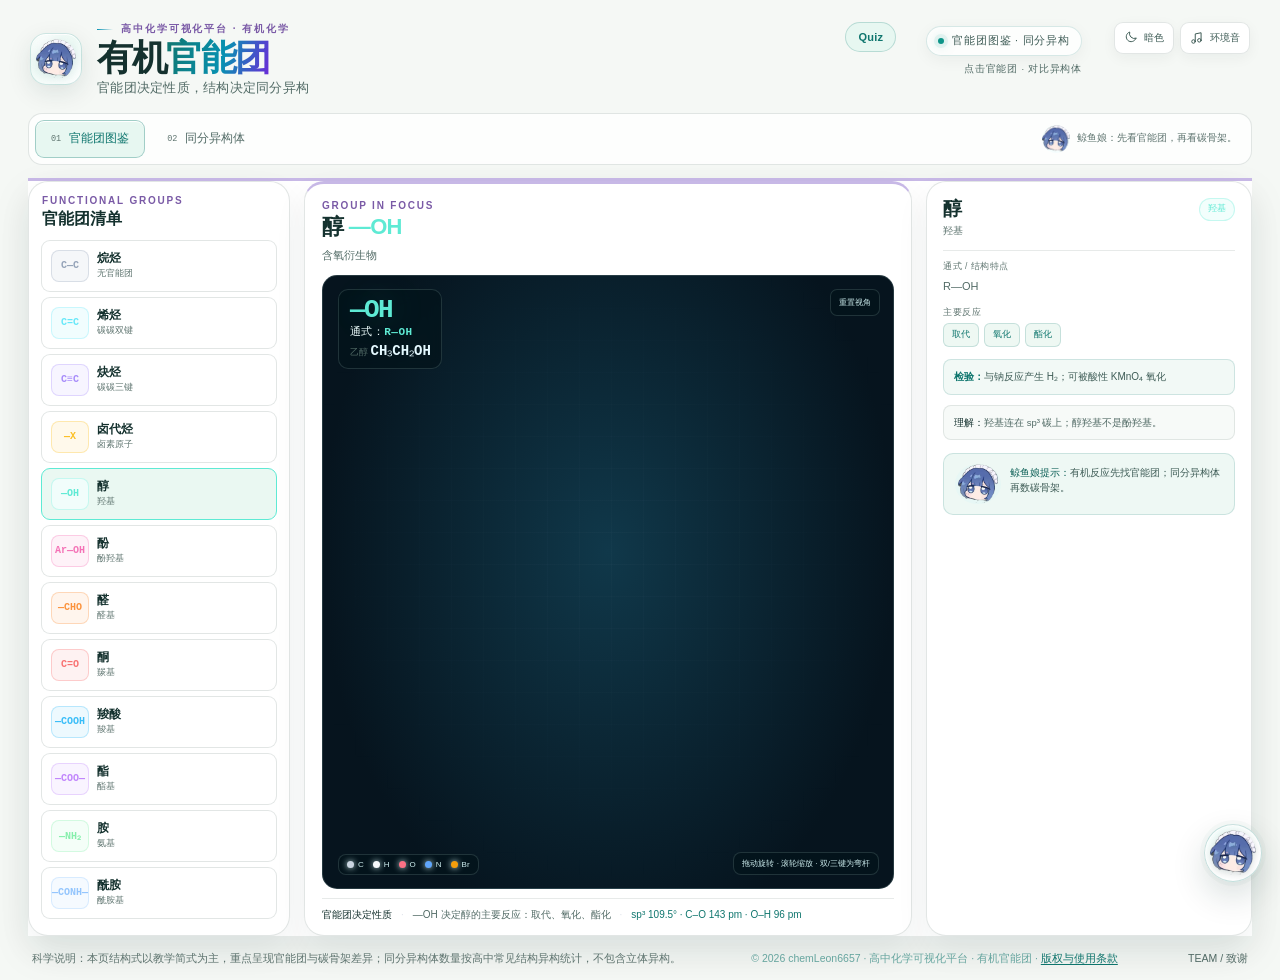
<file: organic-groups.html>
<!DOCTYPE html>
<html lang="zh-CN" data-theme="light">
<head>
<meta charset="UTF-8" />
<meta name="viewport" content="width=device-width, initial-scale=1.0, viewport-fit=cover" />
<meta name="theme-color" content="#f5f8f5" />
<title>有机官能团与同分异构 · 高中化学可视化平台</title>
<meta name="description" content="有机官能团图鉴与同分异构体实验室：官能团、代表物、性质、检验和同分异构体对比。" />
<link rel="icon" href="favicon-whale.png" type="image/png" />
<link rel="apple-touch-icon" href="whale-icon.png" />
<style>
  :root{
    --bg:#04070f;--line:rgba(148,163,184,.14);--text:#eaf3ff;--muted:#8ea4c0;--dim:#5e728c;
    --cyan:#67e8f9;--teal:#5eead4;--violet:#a78bfa;--pink:#f472b6;--amber:#fbbf24;
    --mono:"Cascadia Code","SFMono-Regular",Consolas,"Liberation Mono",monospace;color-scheme:dark;
  }
  *{box-sizing:border-box}html{scroll-behavior:smooth}
  body{margin:0;min-height:100vh;background:var(--bg);color:var(--text);font-family:"Segoe UI Variable","Segoe UI","PingFang SC","Hiragino Sans GB","Microsoft YaHei",sans-serif;-webkit-font-smoothing:antialiased;text-rendering:optimizeLegibility;overflow-x:hidden}
  button{font:inherit}a{color:inherit}button,a{-webkit-tap-highlight-color:transparent}:focus-visible{outline:2px solid rgba(103,232,249,.8);outline-offset:3px}
  .page-glow{position:fixed;inset:0;z-index:-2;pointer-events:none;background:radial-gradient(920px 650px at 5% -8%,rgba(20,184,166,.15),transparent 64%),radial-gradient(1000px 760px at 98% 2%,rgba(91,33,182,.15),transparent 68%),radial-gradient(900px 700px at 55% 108%,rgba(14,116,144,.11),transparent 66%),linear-gradient(160deg,#050a14 0%,#04070f 55%,#050811 100%)}
  .page-glow::after{content:"";position:absolute;inset:0;opacity:.22;background-image:linear-gradient(rgba(148,163,184,.04) 1px,transparent 1px),linear-gradient(90deg,rgba(148,163,184,.04) 1px,transparent 1px);background-size:46px 46px;mask-image:radial-gradient(circle at 50% 38%,black,transparent 77%);-webkit-mask-image:radial-gradient(circle at 50% 38%,black,transparent 77%)}
  .shell{width:min(1620px,100%);min-height:100vh;margin:0 auto;padding:22px 28px 14px;display:flex;flex-direction:column}
  .site-header{display:flex;justify-content:space-between;align-items:flex-start;gap:24px;padding:0 2px 16px;animation:rise .7s cubic-bezier(.22,.8,.3,1) both}
  .brand{display:flex;align-items:center;gap:15px;min-width:0;color:inherit;text-decoration:none}.brand:hover{opacity:.85}
  .brand-mark{width:52px;height:52px;flex:0 0 auto;border-radius:16px;border:1px solid rgba(103,232,249,.2);background:radial-gradient(circle at 32% 24%,rgba(103,232,249,.2),transparent 55%),linear-gradient(150deg,rgba(11,28,46,.9),rgba(5,11,22,.95));box-shadow:inset 0 1px 0 rgba(255,255,255,.08),0 12px 34px rgba(0,0,0,.34);display:grid;place-items:center}
  .brand-mark svg{width:40px;height:40px}
  .kicker{display:flex;align-items:center;gap:8px;color:var(--cyan);font-size:10px;font-weight:650;letter-spacing:.19em;text-transform:uppercase}
  .kicker::before{content:"";width:16px;height:1px;background:linear-gradient(90deg,var(--cyan),transparent)}
  .brand h1{margin:4px 0 2px;font-size:clamp(27px,2.8vw,38px);line-height:1.05;letter-spacing:-.04em;font-weight:760}
  .brand h1 span{background:linear-gradient(105deg,#e7fdff,var(--cyan) 45%,#c4b5fd);-webkit-background-clip:text;background-clip:text;color:transparent}
  .brand p{margin:0;color:var(--muted);font-size:12.5px;letter-spacing:.02em}
  .header-meta{display:flex;flex-direction:column;align-items:flex-end;gap:7px;padding-top:4px;flex:0 0 auto}
  .meta-pill{display:inline-flex;align-items:center;gap:8px;height:30px;padding:0 11px;border:1px solid rgba(103,232,249,.16);border-radius:999px;background:rgba(8,20,34,.62);color:#c7e9ef;font-size:10.5px;letter-spacing:.08em;white-space:nowrap}
  .live-dot{width:6px;height:6px;border-radius:50%;background:var(--teal);box-shadow:0 0 0 4px rgba(94,234,212,.08),0 0 12px rgba(94,234,212,.8);animation:breathe 2.6s ease-in-out infinite}
  .meta-note{color:var(--dim);font-size:9.5px;letter-spacing:.08em}
  .mode-bar{display:flex;align-items:center;gap:6px;flex-wrap:wrap;margin-bottom:13px;padding:6px;border:1px solid rgba(148,163,184,.12);border-radius:14px;background:rgba(7,15,28,.55);animation:rise .6s .03s cubic-bezier(.22,.8,.3,1) both}
  .mode-tab{display:flex;align-items:center;gap:8px;height:38px;padding:0 15px;border:1px solid transparent;border-radius:9px;background:transparent;color:var(--dim);font-size:12px;cursor:pointer;transition:.2s;white-space:nowrap}
  .mode-tab:hover{color:#e9fdff;background:rgba(103,232,249,.055)}
  .mode-tab.active{color:#f2ffff;border-color:rgba(103,232,249,.3);background:linear-gradient(145deg,rgba(103,232,249,.14),rgba(94,234,212,.05));box-shadow:inset 0 1px 0 rgba(255,255,255,.08)}
  .mode-tab .num{font-family:var(--mono);font-size:8.5px;color:rgba(148,163,184,.65)}
  .bar-tip{margin-left:auto;display:flex;align-items:center;gap:7px;padding-right:8px;color:var(--dim);font-size:9.5px}
  .bar-tip .fish-mini{width:28px;height:25px;flex:0 0 auto}
  .workspace{flex:1;min-height:0}
  .panel{position:relative;border:1px solid var(--line);border-radius:20px;background:radial-gradient(100% 100% at 0% 0%,rgba(103,232,249,.045),transparent 48%),linear-gradient(155deg,rgba(13,24,43,.83),rgba(7,14,27,.72));box-shadow:0 22px 60px rgba(0,0,0,.22),inset 0 1px 0 rgba(255,255,255,.045);backdrop-filter:blur(18px);-webkit-backdrop-filter:blur(18px);animation:rise .62s cubic-bezier(.22,.8,.3,1) both}
  .functional-view{display:grid;grid-template-columns:262px minmax(0,1fr) 326px;gap:14px;align-items:stretch}
  .group-panel{padding:13px 10px 9px;display:flex;flex-direction:column;min-height:0}.group-panel .panel-head{padding:0 3px 9px}
  .panel-kicker{color:var(--dim);font-size:9px;font-weight:650;letter-spacing:.18em;text-transform:uppercase}
  .panel-title{margin:3px 0 0;font-size:16px;line-height:1.25;font-weight:650}
  .group-list{overflow-y:auto;min-height:0;padding:2px;scrollbar-width:thin;scrollbar-color:rgba(103,232,249,.18) transparent}
  .group-list::-webkit-scrollbar{width:4px}.group-list::-webkit-scrollbar-thumb{background:rgba(103,232,249,.18);border-radius:99px}
  .group-card{display:flex;align-items:center;gap:8px;width:100%;padding:9px 9px;margin-bottom:5px;border:1px solid rgba(148,163,184,.1);border-radius:9px;background:rgba(4,10,20,.28);color:inherit;text-align:left;cursor:pointer;transition:.18s}
  .group-card:hover{border-color:rgba(103,232,249,.26);background:rgba(103,232,249,.045)}
  .group-card.active{border-color:var(--g-color,rgba(103,232,249,.4));background:linear-gradient(140deg,rgba(103,232,249,.1),rgba(94,234,212,.025));box-shadow:inset 0 1px 0 rgba(255,255,255,.04)}
  .group-icon{display:grid;place-items:center;width:38px;height:32px;flex:0 0 auto;border-radius:8px;border:1px solid color-mix(in srgb,var(--g-color,#67e8f9) 30%,transparent);background:color-mix(in srgb,var(--g-color,#67e8f9) 9%,transparent);color:var(--g-color,#67e8f9);font-family:var(--mono);font-size:10px;font-weight:600}
  .group-copy{display:block;min-width:0}.group-card strong{display:block;color:#e7f8ff;font-size:11.5px;font-weight:600;line-height:1.25}.group-copy span{display:block;margin-top:2px;color:var(--dim);font-size:8.5px}
  .stage-panel{display:flex;flex-direction:column;min-width:0;padding:16px 17px 13px;overflow:hidden}
  .stage-head{display:flex;justify-content:space-between;align-items:flex-start;gap:12px;margin-bottom:10px}
  .stage-title{margin:3px 0 0;font-size:22px;line-height:1.2;letter-spacing:-.03em;font-weight:670}.stage-title span{color:var(--g-color,#67e8f9)}
  .stage-sub{margin:6px 0 0;color:var(--dim);font-size:10px}
  .group-stage{position:relative;flex:1;min-height:300px;border:1px solid rgba(148,163,184,.1);border-radius:15px;background:radial-gradient(70% 90% at 50% 45%,rgba(12,47,68,.35),transparent 70%),linear-gradient(180deg,rgba(4,11,22,.36),rgba(4,9,18,.68));overflow:hidden;display:flex;align-items:center;justify-content:center;isolation:isolate}

  .group-stage{align-items:stretch;justify-content:stretch}
  #molCanvas{position:absolute;inset:0;z-index:1;width:100%;height:100%;display:block;cursor:grab;touch-action:none}
  #molCanvas:active{cursor:grabbing}
  #molGeometry{color:rgba(125,211,252,.82)}
  .mol-meta{position:absolute;left:15px;top:13px;z-index:3;pointer-events:none;padding:8px 10px 8px 11px;border:1px solid rgba(148,163,184,.11);border-radius:10px;background:rgba(4,10,20,.55);backdrop-filter:blur(8px)}
  .fragment-symbol{font-size:25px;line-height:1;margin-bottom:3px}
  .fragment-general{font-family:var(--mono);font-size:11px;color:#efffff;letter-spacing:.03em}.fragment-general b{color:var(--g-color,#67e8f9);font-weight:600}
  .fragment-example{margin-top:3px;color:var(--dim);font-size:9px}.fragment-example strong{color:#e5f9ff;font-family:var(--mono);font-size:10px;font-weight:550}
  .mol-legend{position:absolute;left:15px;bottom:13px;z-index:3;display:flex;align-items:center;gap:9px;padding:5px 8px;border:1px solid rgba(148,163,184,.1);border-radius:8px;background:rgba(4,10,20,.55);color:rgba(148,163,184,.82);font-size:8px;pointer-events:none}
  .mol-legend span{display:inline-flex;align-items:center;gap:4px}.mol-legend i{width:7px;height:7px;border-radius:50%;box-shadow:0 0 6px currentColor}
  .mol-hint{position:absolute;right:14px;bottom:13px;z-index:3;padding:5px 8px;border:1px solid rgba(148,163,184,.1);border-radius:8px;background:rgba(4,10,20,.55);color:rgba(148,163,184,.8);font-size:8px;pointer-events:none}
  .mol-reset{position:absolute;right:13px;top:13px;z-index:4;height:27px;padding:0 8px;border:1px solid rgba(148,163,184,.15);border-radius:7px;background:rgba(4,10,20,.55);color:var(--muted);font-size:8px;cursor:pointer;transition:.2s;backdrop-filter:blur(8px)}
  .mol-reset:hover{color:#efffff;border-color:rgba(103,232,249,.35);background:rgba(103,232,249,.08)}
  .group-stage .fragment-symbol{font-size:26px!important;margin-bottom:2px}
  .group-stage .fragment-general{font-size:11px!important}
  .group-stage .fragment-example{font-size:9px!important}
  .mascot-note .fish,.bar-tip .fish-mini{object-fit:contain;border-radius:50%;background:rgba(103,232,249,.05)}
  .bar-tip .fish-mini{width:28px;height:28px}
  .mascot-note .fish{width:46px;height:46px}
  .group-stage::before{content:"";position:absolute;inset:0;background-image:linear-gradient(rgba(148,163,184,.035) 1px,transparent 1px),linear-gradient(90deg,rgba(148,163,184,.035) 1px,transparent 1px);background-size:32px 32px;mask-image:radial-gradient(circle at 50% 45%,black,transparent 78%);-webkit-mask-image:radial-gradient(circle at 50% 45%,black,transparent 78%);pointer-events:none}
  .fragment{position:relative;z-index:1;display:flex;flex-direction:column;align-items:center;gap:9px;padding:16px 20px}
  .fragment-chain{position:absolute;inset:0;z-index:0;pointer-events:none;display:flex;align-items:center;justify-content:center;opacity:.8}
  .fragment-chain svg{width:100%;height:100%}
  .fragment-symbol,.fragment-general,.fragment-label,.fragment-example{position:relative;z-index:1}
  .fragment-symbol{font-family:var(--mono);font-size:clamp(38px,5vw,68px);line-height:.95;font-weight:600;letter-spacing:-.06em;color:var(--g-color,#67e8f9);text-shadow:0 0 36px color-mix(in srgb,var(--g-color,#67e8f9) 28%,transparent)}
  .fragment-general{font-family:var(--mono);font-size:19px;color:#efffff;letter-spacing:.04em}.fragment-general b{color:var(--g-color,#67e8f9);font-weight:600}
  .fragment-label{margin-top:4px;padding:4px 8px;border:1px solid rgba(148,163,184,.12);border-radius:999px;background:rgba(4,10,20,.4);color:var(--dim);font-size:9px}
  .fragment-example{color:var(--muted);font-size:11px;text-align:center}.fragment-example strong{color:#e5f9ff;font-family:var(--mono);font-size:14px;font-weight:550}

  .rotation-lab{display:none;margin-top:10px;padding:11px 12px 10px;border:1px solid rgba(103,232,249,.13);border-radius:12px;background:linear-gradient(150deg,rgba(8,28,45,.66),rgba(4,12,24,.6))}
  .rotation-lab.show{display:grid;grid-template-columns:210px minmax(0,1fr);gap:14px;align-items:stretch}
  .rotation-kicker{color:rgba(103,232,249,.6);font-size:7.5px;letter-spacing:.12em;font-family:var(--mono);margin-bottom:4px}
  .rotation-title{color:#e7f9ff;font-size:11px;font-weight:600;line-height:1.35}
  .rotation-stats{display:flex;gap:10px;margin-top:8px}
  .rot-stat{display:flex;flex-direction:column;gap:1px}
  .rot-stat b{color:#dffcff;font-family:var(--mono);font-size:16px;line-height:1.05;font-weight:600}
  .rot-stat span{color:var(--dim);font-size:7.5px}
  .rotation-tags{display:flex;gap:5px;flex-wrap:wrap;margin-top:8px}
  .rotation-tags span{display:inline-flex;align-items:center;gap:4px;padding:3px 6px;border:1px solid rgba(148,163,184,.11);border-radius:5px;background:rgba(4,10,20,.3);color:var(--dim);font-size:7.5px}
  .rotation-tags i{width:5px;height:5px;border-radius:50%;background:#94a3b8;box-shadow:0 0 6px #94a3b8}
  .rotation-tags .spin i{background:#f472b6;box-shadow:0 0 6px #f472b6}
  .rotation-state{margin-top:7px;color:rgba(103,232,249,.78);font-size:8px}
  .rotation-right{min-width:0;display:flex;flex-direction:column;gap:5px}
  .energy-head{display:flex;justify-content:space-between;gap:8px;color:var(--dim);font-size:8px}
  .energy-head span:last-child{color:rgba(103,232,249,.55);font-family:var(--mono);font-size:7px}
  .energy-plot{height:78px;border-radius:7px;background:rgba(4,10,20,.28);overflow:hidden}
  #energyPlot{width:100%;height:100%;display:block}
  .slider-row{position:relative;display:block;padding:1px 0 0}
  #rotSlider{display:block;width:100%;height:18px;margin:0;background:transparent;appearance:none;-webkit-appearance:none;cursor:pointer}
  #rotSlider::-webkit-slider-runnable-track{height:6px;border-radius:99px;background:linear-gradient(90deg,rgba(103,232,249,.28),rgba(244,114,182,.3));border:1px solid rgba(103,232,249,.16)}
  #rotSlider::-webkit-slider-thumb{-webkit-appearance:none;width:15px;height:15px;margin-top:-5px;border-radius:50%;background:#67e8f9;border:2px solid #07131f;box-shadow:0 0 0 2px rgba(103,232,249,.22),0 0 12px rgba(103,232,249,.55)}
  #rotSlider::-moz-range-track{height:6px;border-radius:99px;background:rgba(103,232,249,.25)}
  #rotSlider::-moz-range-thumb{width:13px;height:13px;border-radius:50%;background:#67e8f9;border:2px solid #07131f}
  .slider-scale{display:flex;justify-content:space-between;width:100%;color:rgba(94,114,140,.9);font-size:6.5px;pointer-events:none;margin-top:-2px}
  .rotation-note{margin-top:3px;color:var(--dim);font-size:7.5px;line-height:1.5}
  .stage-foot{margin-top:9px;padding-top:9px;border-top:1px solid rgba(148,163,184,.08);display:flex;align-items:center;gap:9px;flex-wrap:wrap;color:var(--dim);font-size:9px}
  .stage-foot .key{color:#dff8ff;font-weight:550}
  .stage-foot .sep{color:rgba(148,163,184,.3)}
  .detail-panel{padding:16px;overflow-y:auto;min-height:0;scrollbar-width:thin;scrollbar-color:rgba(103,232,249,.16) transparent}
  .detail-panel::-webkit-scrollbar{width:4px}.detail-panel::-webkit-scrollbar-thumb{background:rgba(103,232,249,.16);border-radius:99px}
  .detail-head{display:flex;align-items:flex-start;justify-content:space-between;gap:8px}
  .detail-head h2{margin:0;font-size:19px;line-height:1.2;font-weight:650}.detail-head p{margin:4px 0 0;color:var(--dim);font-size:9.5px}
  .detail-badge{display:inline-flex;align-items:center;height:23px;padding:0 8px;border:1px solid color-mix(in srgb,var(--g-color,#67e8f9) 30%,transparent);border-radius:999px;background:color-mix(in srgb,var(--g-color,#67e8f9) 8%,transparent);color:var(--g-color,#67e8f9);font-size:8.5px;white-space:nowrap}
  .detail-rule{height:1px;margin:13px 0 10px;background:linear-gradient(90deg,color-mix(in srgb,var(--g-color,#67e8f9) 30%,transparent),rgba(148,163,184,.05),transparent)}
  .info-label{color:var(--dim);font-size:8.5px;letter-spacing:.06em;margin-bottom:4px}
  .info-text{margin:0 0 11px;color:#c8dfef;font-size:11px;line-height:1.65}
  .reaction-chips{display:flex;gap:5px;flex-wrap:wrap;margin-bottom:12px}.r-chip{display:inline-flex;align-items:center;height:24px;padding:0 8px;border:1px solid color-mix(in srgb,var(--g-color,#67e8f9) 22%,transparent);border-radius:6px;background:color-mix(in srgb,var(--g-color,#67e8f9) 6%,transparent);color:#dff9ff;font-size:8.8px}
  .test-box{padding:9px 10px;border:1px solid rgba(148,163,184,.1);border-radius:8px;background:rgba(4,10,20,.3);color:var(--muted);font-size:10px;line-height:1.6;margin-bottom:10px}.test-box strong{color:var(--g-color,#67e8f9);font-weight:600}
  .note-box{padding:9px 10px;border:1px solid rgba(148,163,184,.09);border-radius:8px;background:rgba(4,10,20,.28);color:var(--dim);font-size:9.5px;line-height:1.65}.note-box strong{color:#e7f8ff;font-weight:550}
  .mascot-note{display:flex;gap:9px;align-items:flex-start;margin-top:13px;padding:10px 11px;border:1px solid rgba(103,232,249,.12);border-radius:10px;background:rgba(103,232,249,.035)}
  .mascot-note .fish{width:46px;height:40px;flex:0 0 auto}.mascot-note p{margin:1px 0 0;color:var(--dim);font-size:9.5px;line-height:1.6}.mascot-note strong{color:#dffcff;font-weight:550}
  .isomer-view{display:none}.isomer-view.active{display:block}.functional-view.hidden{display:none}
  .isomer-panel{padding:17px 18px 16px}
  .isomer-head{display:flex;justify-content:space-between;align-items:flex-start;gap:12px;flex-wrap:wrap;margin-bottom:12px}
  .isomer-title{margin:3px 0 0;font-size:22px;font-weight:660;letter-spacing:-.03em}
  .isomer-sub{margin:5px 0 0;color:var(--dim);font-size:10px}
  .formula-tabs{display:flex;gap:5px;flex-wrap:wrap;margin-bottom:12px}
  .formula-tab{display:flex;align-items:center;gap:7px;height:36px;padding:0 11px;border:1px solid rgba(148,163,184,.12);border-radius:9px;background:rgba(4,10,20,.35);color:var(--dim);font-size:10.5px;cursor:pointer;transition:.2s;white-space:nowrap}
  .formula-tab:hover{color:#e7fdff;background:rgba(103,232,249,.05)}
  .formula-tab.active{color:#f1ffff;border-color:rgba(103,232,249,.36);background:rgba(103,232,249,.09)}
  .formula-tab .count{color:rgba(103,232,249,.65);font-family:var(--mono);font-size:8.5px}
  .isomer-layout{display:grid;grid-template-columns:220px minmax(0,1fr);gap:13px;align-items:start}
  .iso-list-panel{min-width:0;padding:10px;border:1px solid rgba(148,163,184,.1);border-radius:12px;background:rgba(4,10,20,.24)}
  .iso-list-head{display:flex;justify-content:space-between;align-items:center;margin-bottom:8px;color:#e7f8ff;font-size:9.5px;font-weight:600;letter-spacing:.03em}.iso-list-head span:last-child{color:var(--dim);font-size:8.5px;font-weight:400}
  .iso-list-panel .isomer-grid{grid-template-columns:1fr}
  .iso-list-panel .iso-card{min-height:62px;padding:8px 9px}
  .iso-list-panel .iso-cond{font-size:8.8px;margin-top:3px}
  .iso-stage{position:relative;min-height:402px;border:1px solid rgba(148,163,184,.12);border-radius:14px;background:radial-gradient(70% 90% at 50% 45%,rgba(12,47,68,.42),transparent 72%),linear-gradient(180deg,rgba(4,11,22,.5),rgba(4,9,18,.82)),#04101d;overflow:hidden;isolation:isolate}
  .iso-stage::before{content:"";position:absolute;inset:0;background-image:linear-gradient(rgba(148,163,184,.035) 1px,transparent 1px),linear-gradient(90deg,rgba(148,163,184,.035) 1px,transparent 1px);background-size:32px 32px;mask-image:radial-gradient(circle at 50% 45%,black,transparent 78%);-webkit-mask-image:radial-gradient(circle at 50% 45%,black,transparent 78%);pointer-events:none}
  #isoCanvas{position:absolute;inset:0;width:100%;height:100%;display:block;cursor:grab;touch-action:none}
  .iso-stage.dragging #isoCanvas{cursor:grabbing}
  .iso-stage-bar{position:absolute;z-index:2;left:12px;right:12px;top:11px;display:flex;justify-content:space-between;align-items:flex-start;gap:8px;pointer-events:none}
  .iso-stage-bar strong{display:block;color:#f2ffff;font-size:12px;font-weight:650;line-height:1.2}.iso-stage-bar span{display:block;margin-top:3px;color:#78dce8;font-size:8.5px}
  .iso-reset{pointer-events:auto;height:25px;padding:0 8px;border:1px solid rgba(103,232,249,.24);border-radius:7px;background:rgba(4,10,20,.5);color:#9feff5;font-size:8.5px;cursor:pointer;white-space:nowrap}
  .iso-reset:hover{border-color:rgba(103,232,249,.5);color:#fff}
  .iso-stage-foot{position:absolute;z-index:2;left:12px;right:12px;bottom:10px;color:rgba(165,243,252,.55);font-size:8px;letter-spacing:.03em;pointer-events:none}
  .isomer-grid{display:grid;grid-template-columns:repeat(auto-fill,minmax(190px,1fr));gap:7px}
  .iso-card{position:relative;display:flex;flex-direction:column;min-height:100px;padding:9px 10px;border:1px solid rgba(148,163,184,.11);border-radius:9px;background:rgba(4,10,20,.3);color:inherit;text-align:left;cursor:pointer;transition:.18s}
  .iso-card:hover{border-color:rgba(103,232,249,.3);background:rgba(103,232,249,.05);transform:translateY(-1px)}
  .iso-card.selected{border-color:rgba(103,232,249,.55);background:linear-gradient(145deg,rgba(103,232,249,.1),rgba(94,234,212,.025));box-shadow:0 0 0 1px rgba(103,232,249,.08)}
  .iso-top{display:flex;justify-content:space-between;gap:6px;align-items:baseline}.iso-name{color:#e8f9ff;font-size:11px;font-weight:600;line-height:1.3}.iso-type{color:rgba(103,232,249,.65);font-size:8px;white-space:nowrap}
  .iso-cond{margin-top:5px;color:rgba(195,225,240,.88);font-family:var(--mono);font-size:10px;line-height:1.55;word-break:break-word}
  .iso-card .iso-tick{position:absolute;right:7px;bottom:7px;color:#67e8f9;font-size:10px;opacity:0}.iso-card.selected .iso-tick{opacity:1}
  .isomer-notes{display:grid;grid-template-columns:repeat(3,minmax(0,1fr));gap:8px;margin-top:13px}
  .isonote{padding:9px 10px;border:1px solid rgba(148,163,184,.1);border-radius:8px;background:rgba(4,10,20,.25)}.isonote b{display:block;color:#dff8ff;font-size:9.5px;margin-bottom:2px}.isonote span{color:var(--dim);font-size:8.5px;line-height:1.55}
  .site-footer{display:flex;justify-content:space-between;gap:22px;padding:14px 4px 0;color:rgba(94,114,140,.9);font-size:9.2px;line-height:1.55}.site-footer p{margin:0;max-width:980px}.footer-tag{flex:0 0 auto;color:rgba(103,232,249,.48);white-space:nowrap}
  @keyframes rise{from{opacity:0;transform:translateY(10px)}to{opacity:1;transform:translateY(0)}}@keyframes breathe{0%,100%{opacity:.65;transform:scale(.9)}50%{opacity:1;transform:scale(1.12)}}
  @media(max-width:1180px){.shell{padding-left:20px;padding-right:20px}.functional-view{grid-template-columns:235px minmax(0,1fr) 300px}.isomer-layout{grid-template-columns:200px minmax(0,1fr)}}
  @media(max-width:960px){.functional-view{grid-template-columns:1fr}.group-panel{max-height:none}.group-list{overflow:visible;display:grid;grid-template-columns:1fr 1fr;gap:4px}.group-card{margin-bottom:0}.detail-panel{max-height:none}.isomer-notes{grid-template-columns:1fr}.mode-tab{font-size:10px;padding:0 10px}.bar-tip{display:none}}
  @media(max-width:650px){.shell{padding:14px 12px 10px}.brand-mark{width:44px;height:44px}.brand h1{font-size:clamp(23px,7vw,31px)}.brand p{display:none}.header-meta{display:none}.kicker{font-size:8.5px}.mode-bar{padding:4px}.mode-tab{flex:1;padding:0 6px;font-size:9px}.stage-panel{padding:12px}.stage-title,.isomer-title{font-size:18px}.group-stage{min-height:260px}.group-list{grid-template-columns:1fr}.isomer-panel{padding:12px}.isomer-grid{grid-template-columns:1fr}.formula-tab{height:32px;font-size:9.5px}.site-footer{flex-direction:column;gap:5px}}
  @media(max-width:960px){.isomer-layout{grid-template-columns:1fr}.iso-list-panel .isomer-grid{grid-template-columns:1fr 1fr}.iso-stage{min-height:360px}}
  @media(prefers-reduced-motion:reduce){*,*::before,*::after{animation-duration:.001ms!important;animation-iteration-count:1!important;transition-duration:.001ms!important;scroll-behavior:auto!important}}
</style>
  <meta name="copyright" content="© 2026 chemLeon6657. All rights reserved." />
  <meta name="rights" content="All rights reserved. No copying, modification or redistribution without prior written permission." />
  <link rel="license" href="rights.html" />
  <!-- © 2026 chemLeon6657. All rights reserved. See rights.html. -->
<link rel="stylesheet" href="site-theme.css" />
<script>try{var t=localStorage.getItem("cvl-theme");document.documentElement.dataset.theme=t==="dark"?"dark":"light";}catch(e){document.documentElement.dataset.theme="light";}</script>
</head>
<body data-palette="methods">
<div class="page-glow" aria-hidden="true"></div>
<div class="shell">
  <header class="site-header">
    <a class="brand" href="./" title="返回平台首页" aria-label="返回高中化学可视化平台首页">
      <div class="brand-mark" aria-hidden="true"><img src="whale-icon.png" alt="" width="40" height="40" decoding="async" /></div>
      <div><div class="kicker">高中化学可视化平台 · 有机化学</div><h1>有机<span>官能团</span></h1><p>官能团决定性质，结构决定同分异构</p></div>
    </a>
    <div class="header-meta"><div class="meta-pill"><span class="live-dot"></span>官能团图鉴 · 同分异构</div><div class="meta-note">点击官能团 · 对比异构体</div></div>
  </header>

  <div class="mode-bar" role="group" aria-label="切换学习模式">
    <button class="mode-tab active" type="button" data-mode="groups"><span class="num">01</span>官能团图鉴</button>
    <button class="mode-tab" type="button" data-mode="isomers"><span class="num">02</span>同分异构体</button>
    <div class="bar-tip"><img class="fish-mini" src="whale-icon.png" alt="" width="128" height="128" decoding="async" /><span>鲸鱼娘：先看官能团，再看碳骨架。</span></div>
  </div>

  <main class="workspace">
    <section class="functional-view" id="functionalView">
      <aside class="panel group-panel">
        <div class="panel-head"><div><div class="panel-kicker">FUNCTIONAL GROUPS</div><h2 class="panel-title">官能团清单</h2></div></div>
        <div class="group-list" id="groupList"></div>
      </aside>

      <section class="panel stage-panel">
        <div class="stage-head"><div><div class="panel-kicker">GROUP IN FOCUS</div><h2 class="stage-title" id="groupTitle">羟基 <span>—OH</span></h2><p class="stage-sub" id="groupSub">醇的官能团</p></div></div>
        <div class="group-stage" id="groupStage">
          <canvas id="molCanvas" aria-label="可拖动旋转的三维球棍分子模型"></canvas>
          <div class="mol-meta" id="fragment">
            <div class="fragment-symbol" id="fragmentSymbol">—OH</div>
            <div class="fragment-general" id="fragmentGeneral"><b>R—OH</b></div>
            <div class="fragment-example" id="fragmentExample">乙醇 <strong>CH₃CH₂OH</strong></div>
          </div>
          <div class="mol-legend"><span><i style="background:#cbd5e1"></i>C</span><span><i style="background:#f8fafc"></i>H</span><span><i style="background:#fb7185"></i>O</span><span><i style="background:#60a5fa"></i>N</span><span><i style="background:#f59e0b"></i>Br</span></div>
          <div class="mol-hint">拖动旋转 · 滚轮缩放 · 双/三键为弯杆</div>
          <button class="mol-reset" id="molReset" type="button">重置视角</button>
        </div>
        <div class="rotation-lab" id="rotationLab">
          <div class="rotation-left">
            <div class="rotation-kicker">ETHANE / C–C SINGLE BOND</div>
            <div class="rotation-title">固定一个 CH₃，旋转另一个 CH₃</div>
            <div class="rotation-stats">
              <div class="rot-stat"><b id="rotDeg">0°</b><span>二面角</span></div>
              <div class="rot-stat"><b id="energyNow">0.0</b><span>相对能量 kJ·mol⁻¹</span></div>
            </div>
            <div class="rotation-tags"><span class="fixed"><i></i>固定 CH₃</span><span class="spin"><i></i>旋转 CH₃</span></div>
            <div class="rotation-state" id="rotState">交叉式 · 最低能量</div>
          </div>
          <div class="rotation-right">
            <div class="energy-head"><span>旋转势能曲线</span><span>三重周期 · 360°</span></div>
            <div class="energy-plot">
              <svg id="energyPlot" viewBox="0 0 360 78" preserveAspectRatio="none" aria-label="乙烷单键旋转势能曲线">
                <defs><linearGradient id="energyFill" x1="0" y1="0" x2="0" y2="1"><stop stop-color="#67e8f9" stop-opacity=".28"/><stop offset="1" stop-color="#67e8f9" stop-opacity="0"/></linearGradient></defs>
                <line x1="0" y1="66" x2="360" y2="66" stroke="rgba(148,163,184,.16)" stroke-width="1"/>
                <line x1="0" y1="12" x2="360" y2="12" stroke="rgba(148,163,184,.08)" stroke-width="1" stroke-dasharray="3 5"/>
                <line x1="60" y1="8" x2="60" y2="68" stroke="rgba(148,163,184,.13)" stroke-width="1" stroke-dasharray="2 5"/>
                <line x1="120" y1="8" x2="120" y2="68" stroke="rgba(148,163,184,.13)" stroke-width="1" stroke-dasharray="2 5"/>
                <line x1="180" y1="8" x2="180" y2="68" stroke="rgba(148,163,184,.13)" stroke-width="1" stroke-dasharray="2 5"/>
                <line x1="240" y1="8" x2="240" y2="68" stroke="rgba(148,163,184,.13)" stroke-width="1" stroke-dasharray="2 5"/>
                <line x1="300" y1="8" x2="300" y2="68" stroke="rgba(148,163,184,.13)" stroke-width="1" stroke-dasharray="2 5"/>
                <path id="energyArea" d="" fill="url(#energyFill)"/>
                <path id="energyPath" d="" fill="none" stroke="#67e8f9" stroke-width="2.2" stroke-linecap="round"/>
                <line id="energyMarker" x1="0" y1="8" x2="0" y2="68" stroke="rgba(244,114,182,.8)" stroke-width="1.4" stroke-dasharray="3 4"/>
                <circle id="energyDot" cx="0" cy="66" r="4" fill="#f472b6" stroke="#07131f" stroke-width="1.5"/>
                <text x="1" y="76" fill="rgba(148,163,184,.7)" font-size="7" font-family="Segoe UI, sans-serif">0°</text>
                <text x="47" y="76" fill="rgba(251,191,36,.85)" font-size="7" font-family="Segoe UI, sans-serif">60°</text>
                <text x="174" y="76" fill="rgba(251,191,36,.7)" font-size="7" font-family="Segoe UI, sans-serif">180°</text>
                <text x="291" y="76" fill="rgba(251,191,36,.7)" font-size="7" font-family="Segoe UI, sans-serif">300°</text>
                <text x="335" y="76" fill="rgba(148,163,184,.7)" font-size="7" font-family="Segoe UI, sans-serif">360°</text>
              </svg>
            </div>
            <div class="slider-row">
              <input id="rotSlider" type="range" min="0" max="360" step="1" value="0" aria-label="乙烷 C–C 单键旋转角度" />
              <div class="slider-scale"><span>0°</span><span>60°</span><span>120°</span><span>180°</span><span>240°</span><span>300°</span><span>360°</span></div>
            </div>
            <div class="rotation-note">拖动滑杆旋转右侧甲基；上方模型仍可自由拖动换视角。0° 交叉式最低，60° 重叠式最高，360° 内重复三次。</div>
          </div>
        </div>
        <div class="stage-foot"><span class="key" id="footKey">官能团决定性质</span><span class="sep">·</span><span id="footText">—OH 决定醇的取代、氧化和酯化反应</span><span class="sep">·</span><span id="molGeometry">sp³ 109.5° · C–C 154 pm</span></div>
      </section>

      <aside class="panel detail-panel">
        <div class="detail-head"><div><h2 id="detailName">醇</h2><p id="detailSub">羟基 —OH</p></div><span class="detail-badge" id="detailBadge">含氧官能团</span></div>
        <div class="detail-rule"></div>
        <div class="info-label">通式 / 结构特点</div><p class="info-text" id="detailGeneral">R—OH</p>
        <div class="info-label">主要反应</div><div class="reaction-chips" id="detailReactions"></div>
        <div class="test-box" id="detailTest"><strong>检验：</strong>—</div>
        <div class="note-box" id="detailNote"></div>
        <div class="mascot-note"><img class="fish" src="whale-icon.png" alt="" width="128" height="128" loading="lazy" decoding="async" /><p><strong>鲸鱼娘提示：</strong>有机反应先找官能团；同分异构体再数碳骨架。</p></div>
      </aside>
    </section>

    <section class="isomer-view" id="isomerView">
      <div class="panel isomer-panel">
        <div class="isomer-head"><div><div class="panel-kicker">ISOMER LAB</div><h2 class="isomer-title">同分异构体实验室</h2><p class="isomer-sub">同一个分子式，点左侧不同异构体，查看各自的 3D 结构。</p></div><div class="mascot-note" style="margin:0;max-width:250px"><img class="fish" src="whale-icon.png" alt="" width="128" height="128" loading="lazy" decoding="async" /><p><strong>同一分子式，不一定是同一种物质。</strong></p></div></div>
        <div class="formula-tabs" id="formulaTabs"></div>
        <div class="isomer-layout">
          <aside class="iso-list-panel"><div class="iso-list-head"><span>异构体清单</span><span id="isoListCount"></span></div><div class="isomer-grid" id="isomerGrid"></div></aside>
          <div class="iso-stage" id="isoStage">
            <canvas id="isoCanvas" aria-label="可拖动旋转的三维异构体球棍模型"></canvas>
            <div class="iso-stage-bar"><div><strong id="isoStageName">正丁烷</strong><span id="isoStageType">碳链异构</span></div><button class="iso-reset" id="isoReset" type="button" title="重置视角" aria-label="重置视角">重置视角</button></div>
            <div class="iso-stage-foot">拖动旋转 · 滚轮缩放 · 双击复位　|　键长 C–C 1.54 · C=C 1.34 · C–O 1.43 · C=O 1.22 · C–H 1.09 · O–H 0.96 Å　|　键角 sp³ 109.5° · sp² 120° · O 104.5/111°</div>
          </div>
        </div>
        <div class="isomer-notes"><div class="isonote"><b>碳链异构</b><span>碳骨架不同：正丁烷 / 异丁烷</span></div><div class="isonote"><b>位置异构</b><span>官能团位置不同：1-丁醇 / 2-丁醇</span></div><div class="isonote"><b>官能团异构</b><span>官能团不同：乙醇 / 二甲醚</span></div></div>
      </div>
    </section>
  </main>

  <footer class="site-footer"><p>科学说明：本页结构式以教学简式为主，重点呈现官能团与碳骨架差异；同分异构体数量按高中常见结构异构统计，不包含立体异构。</p><span class="footer-tag">© 2026 chemLeon6657 · 高中化学可视化平台 · 有机官能团 · <a href="rights.html" style="color:inherit;text-decoration:underline;text-underline-offset:2px">版权与使用条款</a></span></footer>
</div>

<script>
(() => {
  "use strict";
  const GROUPS=[
    {id:"alkane",name:"烷烃",symbol:"C—C",general:"R—H",example:"乙烷",formula:"CH₃—CH₃",color:"#94a3b8",type:"无官能团",sub:"饱和烃",props:"饱和，主要发生取代反应和燃烧",reactions:["取代","燃烧"],test:"溴水不褪色",note:"烷烃没有明显的官能团，性质相对稳定；同分异构主要来自碳链不同。"},
    {id:"alkene",name:"烯烃",symbol:"C=C",general:"R—CH=CH—R′",example:"乙烯",formula:"CH₂=CH₂",color:"#67e8f9",type:"碳碳双键",sub:"不饱和烃",props:"易发生加成、氧化和加聚反应",reactions:["加成","氧化","加聚"],test:"溴水褪色；酸性 KMnO₄ 褪色",note:"C=C 是烯烃的核心官能团；双键不能自由旋转。"},
    {id:"alkyne",name:"炔烃",symbol:"C≡C",general:"R—C≡C—R′",example:"乙炔",formula:"HC≡CH",color:"#a78bfa",type:"碳碳三键",sub:"不饱和烃",props:"易发生加成和氧化反应",reactions:["加成","氧化"],test:"溴水褪色；酸性 KMnO₄ 褪色",note:"三键有两个 π 键，加成可以分步进行。"},
    {id:"halo",name:"卤代烃",symbol:"—X",general:"R—X",example:"溴乙烷",formula:"CH₃CH₂Br",color:"#fbbf24",type:"卤素原子",sub:"烃的衍生物",props:"可发生水解（取代）和消去反应",reactions:["水解","消去"],test:"与 NaOH 水溶液共热后检验 X⁻",note:"卤代烃不是“烃”，但属于烃的衍生物；消去需要邻位碳上有氢。"},
    {id:"alcohol",name:"醇",symbol:"—OH",general:"R—OH",example:"乙醇",formula:"CH₃CH₂OH",color:"#5eead4",type:"羟基",sub:"含氧衍生物",props:"可发生取代、氧化、酯化；与钠反应放出 H₂",reactions:["取代","氧化","酯化"],test:"与钠反应产生 H₂；可被酸性 KMnO₄ 氧化",note:"羟基连在 sp³ 碳上；醇羟基不是酚羟基。"},
    {id:"phenol",name:"酚",symbol:"Ar—OH",general:"Ar—OH",example:"苯酚",formula:"C₆H₅OH",color:"#f472b6",type:"酚羟基",sub:"芳香族衍生物",props:"弱酸性；苯环上易发生取代；与 FeCl₃ 显紫色",reactions:["弱酸性","取代","显色"],test:"FeCl₃ 溶液显紫色；溴水产生白色沉淀",note:"酚羟基直接连在苯环上，性质与醇羟基不同。"},
    {id:"aldehyde",name:"醛",symbol:"—CHO",general:"R—CHO",example:"乙醛",formula:"CH₃CHO",color:"#fb923c",type:"醛基",sub:"含氧衍生物",props:"可被氧化成羧酸；可发生银镜反应和斐林反应",reactions:["氧化","还原","银镜"],test:"银镜反应；斐林试剂砖红色沉淀",note:"醛基是 —CHO，不是 —COOH；甲酸也有醛基。"},
    {id:"ketone",name:"酮",symbol:"C=O",general:"R—CO—R′",example:"丙酮",formula:"CH₃COCH₃",color:"#f87171",type:"羰基",sub:"含氧衍生物",props:"可发生还原；通常不与银氨溶液反应",reactions:["还原","加成"],test:"一般无银镜反应",note:"酮羰基两端都连碳；醛的羰基一端连氢。"},
    {id:"acid",name:"羧酸",symbol:"—COOH",general:"R—COOH",example:"乙酸",formula:"CH₃COOH",color:"#38bdf8",type:"羧基",sub:"含氧衍生物",props:"具有酸性，可发生酯化反应",reactions:["酸性","酯化"],test:"使石蕊变红；与 Na₂CO₃ 反应放出 CO₂",note:"羧基是 —COOH；羧酸酸性一般强于碳酸。"},
    {id:"ester",name:"酯",symbol:"—COO—",general:"R—COO—R′",example:"乙酸乙酯",formula:"CH₃COOCH₂CH₃",color:"#c084fc",type:"酯基",sub:"含氧衍生物",props:"可发生水解；低级酯常有果香味",reactions:["水解"],test:"水解生成羧酸和醇",note:"酯基中 C=O 与 —O— 相连；注意与羧酸区分。"},
    {id:"amine",name:"胺",symbol:"—NH₂",general:"R—NH₂",example:"甲胺",formula:"CH₃NH₂",color:"#86efac",type:"氨基",sub:"含氮衍生物",props:"具有碱性；可与酸成盐",reactions:["碱性","取代"],test:"使湿润红色石蕊试纸变蓝",note:"氨基 —NH₂ 是碱性官能团；酰胺的 —CONH— 不同。"},
    {id:"amide",name:"酰胺",symbol:"—CONH—",general:"R—CONH—R′",example:"乙酰胺",formula:"CH₃CONH₂",color:"#93c5fd",type:"酰胺基",sub:"含氮衍生物",props:"可发生水解；酰胺基不是氨基",reactions:["水解"],test:"酸性或碱性条件下水解",note:"酰胺基中羰基与氮相连，碱性明显弱于胺。"}
  ];


  const MOLECULES={"alkane":{"atoms":[["C",-0.77,0.0,0.0],["C",0.77,0.0,0.0],["H",-1.133,-1.028,0.0],["H",-1.133,0.514,-0.89],["H",-1.133,0.514,0.89],["H",1.133,1.028,0.0],["H",1.133,-0.514,-0.89],["H",1.133,-0.514,0.89]],"bonds":[[0,1,1],[0,2,1],[0,3,1],[0,4,1],[1,5,1],[1,6,1],[1,7,1]]},"alkene":{"atoms":[["C",-0.67,0.0,0.0],["C",0.67,0.0,0.0],["H",-1.21,0.935,0.0],["H",-1.21,-0.935,0.0],["H",1.21,0.935,0.0],["H",1.21,-0.935,0.0]],"bonds":[[0,1,2],[0,2,1],[0,3,1],[1,4,1],[1,5,1]]},"alkyne":{"atoms":[["C",-0.6,0.0,0.0],["C",0.6,0.0,0.0],["H",-1.66,0.0,0.0],["H",1.66,0.0,0.0]],"bonds":[[0,1,3],[0,2,1],[1,3,1]]},"halo":{"atoms":[["C",-0.805,-0.099,0.0],["C",0.735,-0.099,0.0],["Br",1.378,1.721,0.0],["H",1.098,-0.613,-0.89],["H",1.098,-0.613,0.89],["H",-1.168,-1.127,0.0],["H",-1.168,0.415,-0.89],["H",-1.168,0.415,0.89]],"bonds":[[0,1,1],[1,2,1],[1,3,1],[1,4,1],[0,5,1],[0,6,1],[0,7,1]]},"alcohol":{"atoms":[["C",-0.833,-0.252,0.0],["C",0.697,-0.252,0.0],["O",1.174,1.096,0.0],["H",0.427,1.7,0.0],["H",1.06,-0.766,-0.89],["H",1.06,-0.766,0.89],["H",-1.196,-1.28,0.0],["H",-1.196,0.262,-0.89],["H",-1.196,0.262,0.89]],"bonds":[[0,1,1],[1,2,1],[2,3,1],[1,4,1],[1,5,1],[0,6,1],[0,7,1],[0,8,1]]},"phenol":{"atoms":[["C",1.133,-0.07,0.0],["C",0.438,1.134,0.0],["C",-0.952,1.134,0.0],["C",-1.647,-0.07,0.0],["C",-0.952,-1.274,0.0],["C",0.438,-1.274,0.0],["O",2.493,-0.07,0.0],["H",2.806,0.838,0.0],["H",0.978,2.069,0.0],["H",-1.492,2.069,0.0],["H",-2.727,-0.07,0.0],["H",-1.492,-2.209,0.0],["H",0.978,-2.209,0.0]],"bonds":[[0,1,2],[1,2,1],[2,3,2],[3,4,1],[4,5,2],[5,0,1],[0,6,1],[6,7,1],[1,8,1],[2,9,1],[3,10,1],[4,11,1],[5,12,1]]},"aldehyde":{"atoms":[["C",0.859,-0.014,0.0],["C",-0.661,-0.014,0.0],["O",1.464,1.034,0.0],["H",1.409,-0.967,0.0],["H",-1.024,-1.042,0.0],["H",-1.024,0.5,-0.89],["H",-1.024,0.5,0.89]],"bonds":[[1,0,1],[0,2,2],[0,3,1],[1,4,1],[1,5,1],[1,6,1]]},"ketone":{"atoms":[["C",-0.0,0.595,0.0],["O",-0.0,1.815,0.0],["C",-1.316,-0.165,0.0],["H",-1.117,-1.237,0.0],["H",-1.888,0.098,-0.89],["H",-1.888,0.098,0.89],["C",1.316,-0.165,0.0],["H",2.145,0.543,0.0],["H",1.374,-0.792,-0.89],["H",1.374,-0.792,0.89]],"bonds":[[0,1,2],[0,2,1],[2,3,1],[2,4,1],[2,5,1],[0,6,1],[6,7,1],[6,8,1],[6,9,1]]},"acid":{"atoms":[["C",-0.497,0.576,0.0],["O",-0.497,1.806,0.0],["O",-1.666,-0.099,0.0],["H",-1.491,-1.043,0.0],["C",0.802,-0.174,0.0],["H",1.63,0.534,0.0],["H",0.86,-0.801,-0.89],["H",0.86,-0.801,0.89]],"bonds":[[0,1,2],[0,2,1],[2,3,1],[0,4,1],[4,5,1],[4,6,1],[4,7,1]]},"ester":{"atoms":[["C",1.295,0.461,0.0],["O",1.295,1.681,0.0],["O",0.048,-0.259,0.0],["C",2.594,-0.289,0.0],["H",3.422,0.419,0.0],["H",2.652,-0.916,-0.89],["H",2.652,-0.916,0.89],["C",-1.199,0.461,0.0],["C",-2.354,-0.527,0.0],["H",-1.257,1.088,-0.89],["H",-1.257,1.088,0.89],["H",-1.962,-1.544,0.0],["H",-2.964,-0.373,-0.89],["H",-2.964,-0.373,0.89]],"bonds":[[0,1,2],[0,2,1],[0,3,1],[3,4,1],[3,5,1],[3,6,1],[2,7,1],[7,8,1],[7,9,1],[7,10,1],[8,11,1],[8,12,1],[8,13,1]]},"amine":{"atoms":[["N",0.899,-0.068,0.118],["C",-0.571,-0.068,0.118],["H",-0.934,-1.096,0.118],["H",-0.934,0.446,-0.772],["H",-0.934,0.446,1.008],["H",1.236,0.884,0.118],["H",1.236,-0.544,-0.707]],"bonds":[[1,0,1],[1,2,1],[1,3,1],[1,4,1],[0,5,1],[0,6,1]]},"amide":{"atoms":[["C",-0.203,0.543,0.0],["O",-0.203,1.773,0.0],["N",-1.372,-0.132,0.0],["H",-2.247,0.373,0.0],["H",-1.372,-1.142,0.0],["C",1.113,-0.217,0.0],["H",1.941,0.491,0.0],["H",1.171,-0.844,-0.89],["H",1.171,-0.844,0.89]],"bonds":[[0,1,2],[0,2,1],[2,3,1],[2,4,1],[0,5,1],[5,6,1],[5,7,1],[5,8,1]]}};

  const MOL_GEOM={
    alkane:"sp³ 109.5° · C–C 154 pm · C–H 109 pm",
    alkene:"sp² 120° · C=C 134 pm · C–H 108 pm",
    alkyne:"sp 180° · C≡C 120 pm · C–H 106 pm",
    halo:"sp³ 109.5° · C–Br 193 pm · C–C 154 pm",
    alcohol:"sp³ 109.5° · C–O 143 pm · O–H 96 pm",
    phenol:"sp² 120° · 芳环 C–C 139 pm · C–O 136 pm",
    aldehyde:"sp² 120° · C=O 121 pm · C–C 152 pm",
    ketone:"sp² 120° · C=O 122 pm · C–C 152 pm",
    acid:"sp² 120° · C=O 123 pm · C–O 135 pm",
    ester:"sp² 120° · C=O 122 pm · C–O 144 pm",
    amine:"sp³ ≈109° · C–N 147 pm · N–H 101 pm",
    amide:"sp² 120° · C=O 123 pm · C–N 135 pm"
  };
  const SETS=[
    {id:"c4h10",formula:"C₄H₁₀",name:"丁烷",count:2,isomers:[
      {name:"正丁烷",cond:"CH₃—CH₂—CH₂—CH₃",type:"碳链异构"},
      {name:"异丁烷",cond:"CH₃—CH(CH₃)—CH₃",type:"碳链异构"}
    ]},
    {id:"c5h12",formula:"C₅H₁₂",name:"戊烷",count:3,isomers:[
      {name:"正戊烷",cond:"CH₃—CH₂—CH₂—CH₂—CH₃",type:"碳链异构"},
      {name:"异戊烷",cond:"CH₃—CH(CH₃)—CH₂—CH₃",type:"碳链异构"},
      {name:"新戊烷",cond:"C(CH₃)₄",type:"碳链异构"}
    ]},
    {id:"c4h10o",formula:"C₄H₁₀O",name:"丁醇 / 醚",count:7,isomers:[
      {name:"1-丁醇",cond:"CH₃—CH₂—CH₂—CH₂OH",type:"位置异构"},
      {name:"2-丁醇",cond:"CH₃—CH₂—CH(OH)—CH₃",type:"位置异构"},
      {name:"2-甲基-1-丙醇",cond:"(CH₃)₂CH—CH₂OH",type:"碳链异构"},
      {name:"2-甲基-2-丙醇",cond:"(CH₃)₃C—OH",type:"碳链异构"},
      {name:"1-甲氧基丙烷",cond:"CH₃—O—CH₂—CH₂—CH₃",type:"官能团异构"},
      {name:"2-甲氧基丙烷",cond:"CH₃—O—CH(CH₃)—CH₃",type:"官能团异构"},
      {name:"乙醚",cond:"CH₃CH₂—O—CH₂CH₃",type:"官能团异构"}
    ]},
    {id:"c4h8o2",formula:"C₄H₈O₂",name:"羧酸 / 酯",count:6,isomers:[
      {name:"丁酸",cond:"CH₃CH₂CH₂—COOH",type:"官能团异构"},
      {name:"2-甲基丙酸",cond:"(CH₃)₂CH—COOH",type:"碳链异构"},
      {name:"乙酸乙酯",cond:"CH₃—COO—CH₂CH₃",type:"官能团异构"},
      {name:"丙酸甲酯",cond:"CH₃CH₂—COO—CH₃",type:"官能团异构"},
      {name:"甲酸正丙酯",cond:"H—COO—CH₂CH₂CH₃",type:"官能团异构"},
      {name:"甲酸异丙酯",cond:"H—COO—CH(CH₃)—CH₃",type:"官能团异构"}
    ]},
    {id:"c2h6o",formula:"C₂H₆O",name:"乙醇 / 二甲醚",count:2,isomers:[
      {name:"乙醇",cond:"CH₃CH₂—OH",type:"官能团异构"},
      {name:"二甲醚",cond:"CH₃—O—CH₃",type:"官能团异构"}
    ]}
  ];

  /* 每个异构体的重原子连接图；氢原子由价键规则自动补齐 */
  const ISO_GRAPHS={
    "正丁烷":{atoms:"CCCC",bonds:[[0,1],[1,2],[2,3]]},
    "异丁烷":{atoms:"CCCC",bonds:[[0,1],[0,2],[0,3]]},
    "正戊烷":{atoms:"CCCCC",bonds:[[0,1],[1,2],[2,3],[3,4]]},
    "异戊烷":{atoms:"CCCCC",bonds:[[0,1],[1,2],[2,3],[1,4]]},
    "新戊烷":{atoms:"CCCCC",bonds:[[0,1],[0,2],[0,3],[0,4]]},
    "1-丁醇":{atoms:"CCCCO",bonds:[[0,1],[1,2],[2,3],[3,4]]},
    "2-丁醇":{atoms:"CCCCO",bonds:[[0,1],[1,2],[2,3],[1,4]]},
    "2-甲基-1-丙醇":{atoms:"OCCCC",bonds:[[0,1],[1,2],[2,3],[2,4]]},
    "2-甲基-2-丙醇":{atoms:"OCCCC",bonds:[[0,1],[1,2],[1,3],[1,4]]},
    "1-甲氧基丙烷":{atoms:"COCCC",bonds:[[0,1],[1,2],[2,3],[3,4]]},
    "2-甲氧基丙烷":{atoms:"COCCC",bonds:[[0,1],[1,2],[2,3],[2,4]]},
    "乙醚":{atoms:"CCOCC",bonds:[[0,1],[1,2],[2,3],[3,4]]},
    "丁酸":{atoms:"CCCCOO",bonds:[[0,1],[1,2],[2,3],[3,4,2],[3,5]]},
    "2-甲基丙酸":{atoms:"CCCCOO",bonds:[[0,1],[1,2],[1,3],[3,4,2],[3,5]]},
    "乙酸乙酯":{atoms:"CCOCCO",bonds:[[0,1],[1,2,2],[1,5],[5,3],[3,4]]},
    "丙酸甲酯":{atoms:"CCCOOC",bonds:[[0,1],[1,2],[2,3,2],[2,4],[4,5]]},
    "甲酸正丙酯":{atoms:"COOCCC",bonds:[[0,1,2],[0,2],[2,3],[3,4],[4,5]]},
    "甲酸异丙酯":{atoms:"COOCCC",bonds:[[0,1,2],[0,2],[2,3],[3,4],[3,5]]},
    "乙醇":{atoms:"CCO",bonds:[[0,1],[1,2]]},
    "二甲醚":{atoms:"COC",bonds:[[0,1],[1,2]]}
  };

  const ISO_VALENCE={C:4,O:2};
  const ISO_DIRS=(()=>{
    const out=[],n=18;
    for(let i=0;i<n;i++){
      const y=1-2*(i+.5)/n, r=Math.sqrt(Math.max(0,1-y*y)), a=i*2.399963;
      out.push([Math.cos(a)*r,y,Math.sin(a)*r]);
    }
    return out;
  })();

  function buildIsomerMolecule(name){
    const g=ISO_GRAPHS[name];
    if(!g)return null;
    const els=[...g.atoms];
    const heavyN=els.length;
    const bonds=g.bonds.map(([a,b,order])=>[a,b,order||1]);
    const adj=Array.from({length:heavyN},()=>[]);
    for(const [a,b] of bonds){adj[a].push(b);adj[b].push(a);}
    for(let i=0;i<heavyN;i++){
      const orderSum=bonds.reduce((s,[a,b,order])=>s+((a===i||b===i)?order:0),0);
      const hCount=Math.max(0,(ISO_VALENCE[els[i]]||0)-orderSum);
      for(let h=0;h<hCount;h++){
        const hi=els.length;els.push("H");adj.push([]);
        adj[i].push(hi);adj[hi].push(i);bonds.push([i,hi,1]);
      }
    }
    const N=els.length;
    const add=(a,b)=>[a[0]+b[0],a[1]+b[1],a[2]+b[2]];
    const sub=(a,b)=>[a[0]-b[0],a[1]-b[1],a[2]-b[2]];
    const mul=(a,k)=>[a[0]*k,a[1]*k,a[2]*k];
    const dot=(a,b)=>a[0]*b[0]+a[1]*b[1]+a[2]*b[2];
    const cross=(a,b)=>[a[1]*b[2]-a[2]*b[1],a[2]*b[0]-a[0]*b[2],a[0]*b[1]-a[1]*b[0]];
    const norm=a=>{const l=Math.hypot(...a)||1;return [a[0]/l,a[1]/l,a[2]/l];};
    const rad=d=>d*Math.PI/180;
    const bondLen=(a,b,order)=>{
      if(order===2)return els[a]==="O"||els[b]==="O"?1.22:1.34;
      if(els[a]==="H"||els[b]==="H")return els[a]==="O"||els[b]==="O"?.96:1.09;
      if(els[a]==="O"||els[b]==="O")return 1.43;
      return 1.54;
    };
    const basis=p=>{
      const ref=Math.abs(p[0])<.9?[1,0,0]:[0,1,0];
      const e1=norm(cross(p,ref)),e2=norm(cross(p,e1));
      return [e1,e2];
    };
    const tetraRoot=()=>[[1,1,1],[1,-1,-1],[-1,1,-1],[-1,-1,1]].map(norm);
    const planarRoot=()=>[[1,0,0],[-.5,0,.866025],[-.5,0,-.866025]].map(norm);
    const baseDirs=(el,deg,sp2,hasH)=>{
      if(el==="C")return sp2?planarRoot():tetraRoot();
      if(el==="O"){
        const half=rad(hasH?52.25:55.5);
        return [[Math.cos(half),Math.sin(half),0],[Math.cos(half),-Math.sin(half),0]];
      }
      return [[1,0,0]];
    };
    const around=(p,el,deg,sp2,hasH)=>{
      const [e1,e2]=basis(p);
      if(el==="C"&&sp2){
        const t=rad(120),c=Math.cos(t),sn=Math.sin(t);
        return [norm(add(mul(p,c),mul(e1,sn))),norm(add(mul(p,c),mul(e1,-sn)))];
      }
      if(el==="C"){
        const t=rad(109.47),c=Math.cos(t),sn=Math.sin(t);
        const out=[];
        for(let k=0;k<3;k++){
          const a=2*Math.PI*k/3;
          out.push(norm(add(mul(p,c),add(mul(e1,sn*Math.cos(a)),mul(e2,sn*Math.sin(a))))));
        }
        return out;
      }
      if(el==="O"){
        const t=rad(hasH?104.5:111),c=Math.cos(t),sn=Math.sin(t);
        return [norm(add(mul(p,c),mul(e1,sn)))];
      }
      return [[1,0,0]];
    };
    const coords=Array(N).fill(null);
    const placed=Array(N).fill(false);
    coords[0]=[0,0,0];placed[0]=true;
    const queue=[0];
    while(queue.length){
      const i=queue.shift();
      const unplaced=adj[i].filter(j=>!placed[j]);
      if(!unplaced.length)continue;
      const parent=adj[i].filter(j=>placed[j])[0];
      const hasDouble=bonds.some(([a,b,order])=>order===2&&(a===i||b===i));
      const sp2=els[i]==="C"&&hasDouble;
      const hasH=adj[i].some(j=>els[j]==="H");
      let dirs;
      if(parent===undefined)dirs=baseDirs(els[i],adj[i].length,sp2,hasH);
      else dirs=around(norm(sub(coords[parent],coords[i])),els[i],adj[i].length,sp2,hasH);
      for(let k=0;k<unplaced.length;k++){
        const j=unplaced[k];
        const bond=bonds.find(([a,b])=>a===i&&b===j||a===j&&b===i);
        const order=bond?bond[2]:1;
        const d=dirs[k%dirs.length];
        coords[j]=add(coords[i],mul(d,bondLen(i,j,order)));
        placed[j]=true;queue.push(j);
      }
    }
    for(let i=0;i<N;i++)if(!coords[i])coords[i]=[0,0,0];
    const cx=coords.reduce((s,a)=>s+a[0],0)/N,cy=coords.reduce((s,a)=>s+a[1],0)/N,cz=coords.reduce((s,a)=>s+a[2],0)/N;
    for(const a of coords){a[0]-=cx;a[1]-=cy;a[2]-=cz;}
    return {atoms:els.map((el,i)=>[el,...coords[i]]),bonds};
  }

  const groupList=document.getElementById("groupList");
  const modeTabs=Array.from(document.querySelectorAll(".mode-tab"));
  const functionalView=document.getElementById("functionalView");
  const isomerView=document.getElementById("isomerView");
  const groupTitle=document.getElementById("groupTitle");
  const groupSub=document.getElementById("groupSub");
  const fragmentSymbol=document.getElementById("fragmentSymbol");
  const fragmentGeneral=document.getElementById("fragmentGeneral");
  const fragmentExample=document.getElementById("fragmentExample");
  const molCanvas=document.getElementById("molCanvas");
  const molCtx=molCanvas?molCanvas.getContext("2d"):null;
  const molReset=document.getElementById("molReset");
  const detailName=document.getElementById("detailName");
  const detailSub=document.getElementById("detailSub");
  const detailBadge=document.getElementById("detailBadge");
  const detailGeneral=document.getElementById("detailGeneral");
  const detailReactions=document.getElementById("detailReactions");
  const detailTest=document.getElementById("detailTest");
  const detailNote=document.getElementById("detailNote");
  const footKey=document.getElementById("footKey");
  const footText=document.getElementById("footText");
  const molGeometry=document.getElementById("molGeometry");
  const rotationLab=document.getElementById("rotationLab");
  const rotSlider=document.getElementById("rotSlider");
  const rotDeg=document.getElementById("rotDeg");
  const energyNow=document.getElementById("energyNow");
  const rotState=document.getElementById("rotState");
  const energyPath=document.getElementById("energyPath");
  const energyArea=document.getElementById("energyArea");
  const energyMarker=document.getElementById("energyMarker");
  const energyDot=document.getElementById("energyDot");
  const formulaTabs=document.getElementById("formulaTabs");
  const isomerGrid=document.getElementById("isomerGrid");
  const isoCanvas=document.getElementById("isoCanvas");
  const isoCtx=isoCanvas?isoCanvas.getContext("2d"):null;
  const isoStage=document.getElementById("isoStage");
  const isoStageName=document.getElementById("isoStageName");
  const isoStageType=document.getElementById("isoStageType");
  const isoListCount=document.getElementById("isoListCount");
  const isoReset=document.getElementById("isoReset");


  const ETHANE_BASE=JSON.parse(JSON.stringify(MOLECULES.alkane));
  const ETHANE_BARRIER=12.0;
  let ethaneAngle=0;
  const ATOM_STYLE={C:{color:"#cbd5e1",r:.27,label:"C"},H:{color:"#f8fafc",r:.17,label:"H"},O:{color:"#fb7185",r:.25,label:"O"},N:{color:"#60a5fa",r:.25,label:"N"},Br:{color:"#f59e0b",r:.31,label:"Br"}};
  let currentMolecule=null, molMaxR=2, molYaw=.55, molPitch=.18, molZoom=1, molDragging=false, molAuto=true, molLastX=0, molLastY=0, molW=1, molH=1;

  function resizeMol(){
    if(!molCanvas)return;
    const r=molCanvas.getBoundingClientRect();
    molW=Math.max(1,Math.floor(r.width));molH=Math.max(1,Math.floor(r.height));
    const dpr=Math.min(window.devicePixelRatio||1,2);
    molCanvas.width=Math.round(molW*dpr);molCanvas.height=Math.round(molH*dpr);
    if(molCtx)molCtx.setTransform(dpr,0,0,dpr,0,0);
  }

  function energyFraction(deg){
    return (1-Math.cos(3*deg*Math.PI/180))/2;
  }
  function buildEnergyPath(){
    if(!energyPath||!energyArea)return;
    let d="";
    for(let a=0;a<=360;a+=2){
      const x=a,y=66-energyFraction(a)*54;
      d+=`${a===0?"M":"L"}${x.toFixed(1)} ${y.toFixed(1)} `;
    }
    energyPath.setAttribute("d",d.trim());
    energyArea.setAttribute("d",d+`L360 66 L0 66 Z`);
  }
  function setEthaneAngle(deg){
    const shown=Math.max(0,Math.min(360,Math.round(deg)));
    const d=shown===360?360:((shown%360)+360)%360;
    ethaneAngle=shown;
    const c0=ETHANE_BASE.atoms[0],c1=ETHANE_BASE.atoms[1];
    const ax=[c1[1]-c0[1],c1[2]-c0[2],c1[3]-c0[3]];
    const al=Math.hypot(...ax)||1,axis=[ax[0]/al,ax[1]/al,ax[2]/al];
    const next=ETHANE_BASE.atoms.map(a=>a.slice());
    const cos=Math.cos(d*Math.PI/180),sin=Math.sin(d*Math.PI/180);
    for(const [i,j] of ETHANE_BASE.bonds){
      const other=i===1?j:(j===1?i:null);
      if(other===null||ETHANE_BASE.atoms[other][0]!=="H")continue;
      const p=next[other],rel=[p[1]-c1[1],p[2]-c1[2],p[3]-c1[3]];
      const cross=[axis[1]*rel[2]-axis[2]*rel[1],axis[2]*rel[0]-axis[0]*rel[2],axis[0]*rel[1]-axis[1]*rel[0]];
      const dot=axis[0]*rel[0]+axis[1]*rel[1]+axis[2]*rel[2];
      next[other]=["H",+(c1[1]+rel[0]*cos+cross[0]*sin+axis[0]*dot*(1-cos)).toFixed(3),+(c1[2]+rel[1]*cos+cross[1]*sin+axis[1]*dot*(1-cos)).toFixed(3),+(c1[3]+rel[2]*cos+cross[2]*sin+axis[2]*dot*(1-cos)).toFixed(3)];
    }
    MOLECULES.alkane.atoms=next;
    if(currentGroup&&currentGroup.id==="alkane")currentMolecule=MOLECULES.alkane;
    const e=energyFraction(d),kJ=e*ETHANE_BARRIER;
    if(rotSlider&&+rotSlider.value!==shown)rotSlider.value=shown;
    if(rotDeg)rotDeg.textContent=`${shown}°`;
    if(energyNow)energyNow.textContent=kJ.toFixed(1);
    const rising=(shown%120)<60;
    if(rotState)rotState.textContent=e<.03?"交叉式 · 最低能量":e>.97?"重叠式 · 最高能量":(rising?"旋转中 · 能量上升":"旋转中 · 能量下降");
    if(energyMarker){energyMarker.setAttribute("x1",shown);energyMarker.setAttribute("x2",shown);}
    if(energyDot){energyDot.setAttribute("cx",shown);energyDot.setAttribute("cy",66-e*54);}
  }

  function loadMolecule(id){
    currentMolecule=MOLECULES[id]||null;
    if(molGeometry)molGeometry.textContent=MOL_GEOM[id]||"";
    molYaw=.55;molPitch=.18;molZoom=1;molAuto=true;molDragging=false;
    let maxR=1;
    if(currentMolecule)for(const [,x,y,z] of currentMolecule.atoms)maxR=Math.max(maxR,Math.hypot(x,y,z));
    molMaxR=maxR;
    if(id==="alkane")setEthaneAngle(0);
  }
  function rotatePoint(p){
    const cy=Math.cos(molYaw),sy=Math.sin(molYaw),cp=Math.cos(molPitch),sp=Math.sin(molPitch);
    let x=p[0]*cy-p[2]*sy;
    let z=p[0]*sy+p[2]*cy;
    let y=p[1]*cp-z*sp;
    z=p[1]*sp+z*cp;
    return [x,y,z];
  }
  function renderMol(){
    if(!molCtx||!currentMolecule||functionalView.classList.contains("hidden")){molLoop=false;return;}
    molLoop=true;
    if(!molDragging&&molAuto)molYaw+=.0035;
    const w=molW,h=molH,cx=w*.5,cy=h*.52;
    const scale=Math.min(w,h)/(molMaxR*2.15)*molZoom;
    molCtx.clearRect(0,0,w,h);
    const pts=currentMolecule.atoms.map(([el,x,y,z])=>{const r=rotatePoint([x,y,z]);return {el,x:cx+r[0]*scale,y:cy-r[1]*scale,z:r[2]};});
    const bonds=currentMolecule.bonds.map(([i,j,order])=>({i,j,order,z:(pts[i].z+pts[j].z)/2})).sort((a,b)=>a.z-b.z);
    for(const b of bonds){
      const a=pts[b.i],c=pts[b.j];if(!a||!c)continue;
      const dx=c.x-a.x,dy=c.y-a.y,len=Math.hypot(dx,dy)||1,nx=-dy/len,ny=dx/len;
      const base=Math.max(2.2,3.4*(scale/70));
      const gap=Math.max(5.2,6.4*(scale/80));
      const offs=b.order===2?[-gap,gap]:b.order===3?[-gap,0,gap]:[0];
      molCtx.save();molCtx.lineCap="round";molCtx.lineJoin="round";
      for(const o of offs){
        const bow=b.order===1?0:(o===0?0:Math.sign(o)*(b.order===2?8.0:10.0));
        const sx=a.x+nx*o,sy=a.y+ny*o,ex=c.x+nx*o,ey=c.y+ny*o;
        const mx=(sx+ex)/2+nx*bow,my=(sy+ey)/2+ny*bow;
        const path=()=>{molCtx.beginPath();molCtx.moveTo(sx,sy);molCtx.quadraticCurveTo(mx,my,ex,ey);};
        // dark rim makes the rod read as a cylinder
        molCtx.strokeStyle="rgba(3,10,20,.88)";molCtx.lineWidth=base+2.2;path();molCtx.stroke();
        molCtx.strokeStyle=b.order>1?"rgba(218,240,252,.9)":"rgba(187,211,231,.78)";molCtx.lineWidth=base;path();molCtx.stroke();
        molCtx.strokeStyle="rgba(255,255,255,.2)";molCtx.lineWidth=Math.max(1,base*.3);path();molCtx.stroke();
      }
      molCtx.restore();
    }
    const atoms=pts.map((p,i)=>({...p,i})).sort((a,b)=>a.z-b.z);
    for(const a of atoms){
      const st=ATOM_STYLE[a.el]||ATOM_STYLE.C;
      const depth=1+Math.max(-1,Math.min(1,a.z/molMaxR))*.12;
      const r=Math.max(a.el==="H"?5:8,st.r*scale*depth);
      molCtx.save();
      const g=molCtx.createRadialGradient(a.x-r*.32,a.y-r*.35,r*.12,a.x,a.y,r);
      g.addColorStop(0,"#ffffff");g.addColorStop(.22,st.color);g.addColorStop(1,"#334155");
      molCtx.shadowColor=st.color+"66";molCtx.shadowBlur=Math.min(18,r*.8);
      molCtx.fillStyle=g;molCtx.beginPath();molCtx.arc(a.x,a.y,r,0,Math.PI*2);molCtx.fill();
      molCtx.shadowBlur=0;molCtx.strokeStyle="rgba(255,255,255,.42)";molCtx.lineWidth=1;molCtx.stroke();
      molCtx.fillStyle=a.el==="H"?"#1e293b":"#07101e";
      molCtx.font=`600 ${Math.max(7,r*.78)}px "Segoe UI","Microsoft YaHei",sans-serif`;
      molCtx.textAlign="center";molCtx.textBaseline="middle";molCtx.fillText(st.label,a.x,a.y+.4);
      molCtx.restore();
    }
    requestAnimationFrame(renderMol);
  }
  if(molCanvas){
    resizeMol();
    if("ResizeObserver" in window)new ResizeObserver(resizeMol).observe(molCanvas);
    molCanvas.addEventListener("pointerdown",(e)=>{molDragging=true;molAuto=false;molLastX=e.clientX;molLastY=e.clientY;molCanvas.setPointerCapture?.(e.pointerId);});
    molCanvas.addEventListener("pointermove",(e)=>{if(!molDragging)return;const dx=e.clientX-molLastX,dy=e.clientY-molLastY;molLastX=e.clientX;molLastY=e.clientY;molYaw-=dx*.008;molPitch=Math.max(-1.2,Math.min(1.2,molPitch+dy*.008));});
    const stopDrag=(e)=>{molDragging=false;try{molCanvas.releasePointerCapture?.(e.pointerId);}catch(err){}};
    molCanvas.addEventListener("pointerup",stopDrag);molCanvas.addEventListener("pointercancel",stopDrag);
    molCanvas.addEventListener("wheel",(e)=>{e.preventDefault();molZoom=Math.max(.55,Math.min(2.3,molZoom*Math.exp(-e.deltaY*.0012)));},{passive:false});
    molCanvas.addEventListener("dblclick",()=>{molYaw=.55;molPitch=.18;molZoom=1;molAuto=true;});
    molReset?.addEventListener("click",()=>{molYaw=.55;molPitch=.18;molZoom=1;molAuto=true;});
    requestAnimationFrame(renderMol);
  }

  let currentGroup=GROUPS[0];
  let currentSet=SETS[0];
  let currentIsoIndex=0;
  let isoCurrent=null, isoMaxR=2, isoYaw=.20, isoPitch=.28, isoZoom=1;
  let isoDragging=false, isoAuto=false, isoLastX=0, isoLastY=0, isoW=1, isoH=1;
  let isoLoop=false, molLoop=false;

  function resizeIso(){
    if(!isoCanvas)return;
    const r=isoCanvas.getBoundingClientRect();
    isoW=Math.max(1,Math.floor(r.width));isoH=Math.max(1,Math.floor(r.height));
    const dpr=Math.min(window.devicePixelRatio||1,2);
    isoCanvas.width=Math.round(isoW*dpr);isoCanvas.height=Math.round(isoH*dpr);
    if(isoCtx)isoCtx.setTransform(dpr,0,0,dpr,0,0);
  }

  function isoRotatePoint(p){
    const cy=Math.cos(isoYaw),sy=Math.sin(isoYaw),cp=Math.cos(isoPitch),sp=Math.sin(isoPitch);
    let x=p[0]*cy-p[2]*sy;
    let z=p[0]*sy+p[2]*cy;
    let y=p[1]*cp-z*sp;
    z=p[1]*sp+z*cp;
    return [x,y,z];
  }

  function isoRender(){
    if(!isoCtx||!isomerView.classList.contains("active")){isoLoop=false;return;}
    if(!isoDragging&&isoAuto)isoYaw+=.0035;
    const w=isoW,h=isoH,cx=w*.5,cy=h*.47;
    isoCtx.clearRect(0,0,w,h);
    if(!isoCurrent){requestAnimationFrame(isoRender);return;}
    const scale=Math.min(w-80,h-120)/(isoMaxR*2)*isoZoom;
    const pts=isoCurrent.atoms.map(([el,x,y,z])=>{const r=isoRotatePoint([x,y,z]);return {el,x:cx+r[0]*scale,y:cy-r[1]*scale,z:r[2]};});
    const bonds=isoCurrent.bonds.map(([i,j,order])=>({i,j,order:order||1,z:(pts[i].z+pts[j].z)/2})).sort((a,b)=>a.z-b.z);
    for(const b of bonds){
      const a=pts[b.i],c=pts[b.j];if(!a||!c)continue;
      const dx=c.x-a.x,dy=c.y-a.y,len=Math.hypot(dx,dy)||1,nx=-dy/len,ny=dx/len;
      const base=Math.max(2.2,3.4*(scale/70));
      const gap=Math.max(5.2,6.4*(scale/80));
      const offs=b.order===2?[-gap,gap]:b.order===3?[-gap,0,gap]:[0];
      isoCtx.save();isoCtx.lineCap="round";isoCtx.lineJoin="round";
      for(const o of offs){
        const bow=b.order===1?0:(o===0?0:Math.sign(o)*(b.order===2?8.0:10.0));
        const sx=a.x+nx*o,sy=a.y+ny*o,ex=c.x+nx*o,ey=c.y+ny*o;
        const mx=(sx+ex)/2+nx*bow,my=(sy+ey)/2+ny*bow;
        const path=()=>{isoCtx.beginPath();isoCtx.moveTo(sx,sy);isoCtx.quadraticCurveTo(mx,my,ex,ey);};
        isoCtx.strokeStyle="rgba(3,10,20,.88)";isoCtx.lineWidth=base+2.2;path();isoCtx.stroke();
        isoCtx.strokeStyle=b.order>1?"rgba(218,240,252,.9)":"rgba(187,211,231,.78)";isoCtx.lineWidth=base;path();isoCtx.stroke();
        isoCtx.strokeStyle="rgba(255,255,255,.2)";isoCtx.lineWidth=Math.max(1,base*.3);path();isoCtx.stroke();
      }
      isoCtx.restore();
    }
    const atoms=pts.map((p,i)=>({...p,i})).sort((a,b)=>a.z-b.z);
    for(const a of atoms){
      const st=ATOM_STYLE[a.el]||ATOM_STYLE.C;
      const depth=1+Math.max(-1,Math.min(1,a.z/(isoMaxR||2)))*.12;
      const r=Math.max(a.el==="H"?5:8,st.r*scale*depth);
      isoCtx.save();
      const g=isoCtx.createRadialGradient(a.x-r*.32,a.y-r*.35,r*.12,a.x,a.y,r);
      g.addColorStop(0,"#ffffff");g.addColorStop(.22,st.color);g.addColorStop(1,"#334155");
      isoCtx.shadowColor=st.color+"66";isoCtx.shadowBlur=Math.min(18,r*.8);
      isoCtx.fillStyle=g;isoCtx.beginPath();isoCtx.arc(a.x,a.y,r,0,Math.PI*2);isoCtx.fill();
      isoCtx.shadowBlur=0;isoCtx.strokeStyle="rgba(255,255,255,.42)";isoCtx.lineWidth=1;isoCtx.stroke();
      isoCtx.fillStyle=a.el==="H"?"#1e293b":"#07101e";
      isoCtx.font=`600 ${Math.max(7,r*.78)}px "Segoe UI","Microsoft YaHei",sans-serif`;
      isoCtx.textAlign="center";isoCtx.textBaseline="middle";isoCtx.fillText(st.label,a.x,a.y+.4);
      isoCtx.restore();
    }
    isoLoop=true;requestAnimationFrame(isoRender);
  }

  function loadIsoModel(i){
    const iso=currentSet.isomers[i];
    if(!iso)return;
    isoCurrent=buildIsomerMolecule(iso.name)||{atoms:[["C",0,0,0]],bonds:[]};
    isoMaxR=1;
    for(const [,x,y,z] of isoCurrent.atoms)isoMaxR=Math.max(isoMaxR,Math.hypot(x,y,z));
    isoYaw=.20;isoPitch=.28;isoZoom=1;isoAuto=false;isoDragging=false;
    if(isoStageName)isoStageName.textContent=iso.name;
    if(isoStageType)isoStageType.textContent=`${iso.type} · ${currentSet.formula}`;
    if(isoListCount)isoListCount.textContent=`${currentSet.isomers.length} 种`;
    requestAnimationFrame(resizeIso);
  }

  if(isoCanvas){
    resizeIso();
    if("ResizeObserver" in window)new ResizeObserver(resizeIso).observe(isoCanvas);
    isoCanvas.addEventListener("pointerdown",e=>{
      isoDragging=true;isoAuto=false;isoLastX=e.clientX;isoLastY=e.clientY;
      isoStage?.classList.add("dragging");isoCanvas.setPointerCapture?.(e.pointerId);
    });
    isoCanvas.addEventListener("pointermove",e=>{
      if(!isoDragging)return;
      const dx=e.clientX-isoLastX,dy=e.clientY-isoLastY;
      isoLastX=e.clientX;isoLastY=e.clientY;
      isoYaw-=dx*.008;isoPitch=Math.max(-1.2,Math.min(1.2,isoPitch+dy*.008));
    });
    const stopIsoDrag=e=>{isoDragging=false;isoStage?.classList.remove("dragging");try{isoCanvas.releasePointerCapture?.(e.pointerId);}catch(err){}};
    isoCanvas.addEventListener("pointerup",stopIsoDrag);
    isoCanvas.addEventListener("pointercancel",stopIsoDrag);
    isoCanvas.addEventListener("wheel",e=>{e.preventDefault();isoZoom=Math.max(.55,Math.min(2.3,isoZoom*Math.exp(-e.deltaY*.0012)));},{passive:false});
    isoCanvas.addEventListener("dblclick",()=>{isoYaw=.20;isoPitch=.28;isoZoom=1;isoAuto=false;});
    isoReset?.addEventListener("click",()=>{isoYaw=.20;isoPitch=.28;isoZoom=1;isoAuto=false;});
    requestAnimationFrame(isoRender);
  }

  function renderGroupList(){
    groupList.innerHTML=GROUPS.map(g=>`<button class="group-card ${g.id===currentGroup.id?"active":""}" type="button" data-group="${g.id}" style="--g-color:${g.color}"><span class="group-icon">${g.symbol}</span><span class="group-copy"><strong>${g.name}</strong><span>${g.type}</span></span></button>`).join("");
    for(const card of groupList.querySelectorAll(".group-card"))card.addEventListener("click",()=>selectGroup(card.dataset.group));
  }
  function selectGroup(id){
    currentGroup=GROUPS.find(g=>g.id===id)||GROUPS[0];
    renderGroupList();
    const g=currentGroup;
    document.documentElement.style.setProperty("--g-color",g.color);
    for(const el of [functionalView,groupTitle,detailName,detailBadge])el?.style.setProperty("--g-color",g.color);
    groupTitle.innerHTML=`${g.name} <span>${g.symbol}</span>`;
    groupSub.textContent=g.sub;
    fragmentSymbol.textContent=g.symbol;
    fragmentSymbol.style.color=g.color;
    fragmentGeneral.innerHTML=`通式：<b>${g.general}</b>`;
    fragmentExample.innerHTML=`${g.example} <strong>${g.formula}</strong>`;
    loadMolecule(g.id);
    if(rotationLab)rotationLab.classList.toggle("show",g.id==="alkane");
    detailName.textContent=g.name;
    detailSub.textContent=g.type;
    detailBadge.textContent=g.type;
    detailBadge.style.setProperty("--g-color",g.color);
    detailGeneral.textContent=g.general;
    detailReactions.innerHTML=g.reactions.map(r=>`<span class="r-chip">${r}</span>`).join("");
    detailTest.innerHTML=`<strong>检验：</strong>${g.test}`;
    detailNote.innerHTML=`<strong>理解：</strong>${g.note}`;
    footKey.textContent="官能团决定性质";
    footText.textContent=`${g.symbol} 决定${g.name}的主要反应：${g.reactions.join("、")}`;
  }
  function fragmentIllustration(g){
    const frag=document.getElementById("fragment");
    // Keep the large group symbol as the focus; add a faint chain behind it.
    let bg=frag.querySelector(".fragment-chain");
    if(!bg){bg=document.createElement("div");bg.className="fragment-chain";frag.insertBefore(bg,frag.firstChild);}
    const n=g.id==="phenol"?6:4;
    bg.innerHTML=`<svg viewBox="0 0 360 90" aria-hidden="true"><path d="M18 45h58l22-24 22 24 22-24 22 24 22-24 22 24h58" stroke="${g.color}" stroke-opacity=".25" stroke-width="2" fill="none"/><circle cx="300" cy="45" r="5" fill="${g.color}" opacity=".7"/><text x="18" y="30" fill="${g.color}" opacity=".55" font-size="10" font-family="Cascadia Code, monospace">R</text></svg>`;
  }

  function renderFormulaTabs(){
    formulaTabs.innerHTML=SETS.map(s=>`<button class="formula-tab ${s.id===currentSet.id?"active":""}" type="button" data-set="${s.id}">${s.formula}<span class="count">${s.count} 种</span></button>`).join("");
    for(const tab of formulaTabs.querySelectorAll(".formula-tab"))tab.addEventListener("click",()=>{currentSet=SETS.find(s=>s.id===tab.dataset.set);currentIsoIndex=0;renderFormulaTabs();renderIsomers();loadIsoModel(0);});
  }
  function renderIsomers(){
    isoListCount.textContent=`${currentSet.isomers.length} 种`;
    isomerGrid.innerHTML=currentSet.isomers.map((iso,i)=>`<button class="iso-card ${i===currentIsoIndex?"selected":""}" type="button" data-iso="${i}"><div class="iso-top"><span class="iso-name">${iso.name}</span><span class="iso-type">${iso.type}</span></div><div class="iso-cond">${iso.cond}</div><span class="iso-tick">✓</span></button>`).join("");
    for(const card of isomerGrid.querySelectorAll(".iso-card"))card.addEventListener("click",()=>selectIso(+card.dataset.iso));
    if(!currentSet.isomers[currentIsoIndex])currentIsoIndex=0;
    const iso=currentSet.isomers[currentIsoIndex];
    if(iso){isoStageName.textContent=iso.name;isoStageType.textContent=`${iso.type} · ${currentSet.formula}`;}
  }
  function selectIso(i){
    currentIsoIndex=i;
    loadIsoModel(i);
    renderIsomers();
  }

  for(const tab of modeTabs)tab.addEventListener("click",()=>{
    const mode=tab.dataset.mode;
    for(const t of modeTabs)t.classList.toggle("active",t===tab);
    functionalView.classList.toggle("hidden",mode!=="groups");
    isomerView.classList.toggle("active",mode==="isomers");
    if(mode==="isomers"){renderFormulaTabs();renderIsomers();loadIsoModel(currentIsoIndex);requestAnimationFrame(resizeIso);if(!isoLoop){isoLoop=true;requestAnimationFrame(isoRender);}}else if(!molLoop){molLoop=true;requestAnimationFrame(renderMol);}
  });

  buildEnergyPath();
  if(rotSlider)rotSlider.addEventListener("input",e=>setEthaneAngle(+e.target.value));
  setEthaneAngle(0);
  renderGroupList();
  selectGroup("alcohol");
  const params=new URLSearchParams(location.search);
  if(params.get("group")){
    const g=GROUPS.find(x=>x.id===params.get("group"));
    if(g)selectGroup(g.id);
  }
  if(params.get("angle"))setEthaneAngle(+params.get("angle"));
  if(params.get("mode")==="isomers")document.querySelector('[data-mode="isomers"]').click();
  if(params.get("set")){
    const set=SETS.find(x=>x.id===params.get("set"));
    if(set){currentSet=set;currentIsoIndex=0;renderFormulaTabs();renderIsomers();loadIsoModel(0);}
  }
})();
</script>
  <script src="platform-shell.js" defer></script>
  <script src="site-ui.js" defer></script>
</body>
</html>
</file>
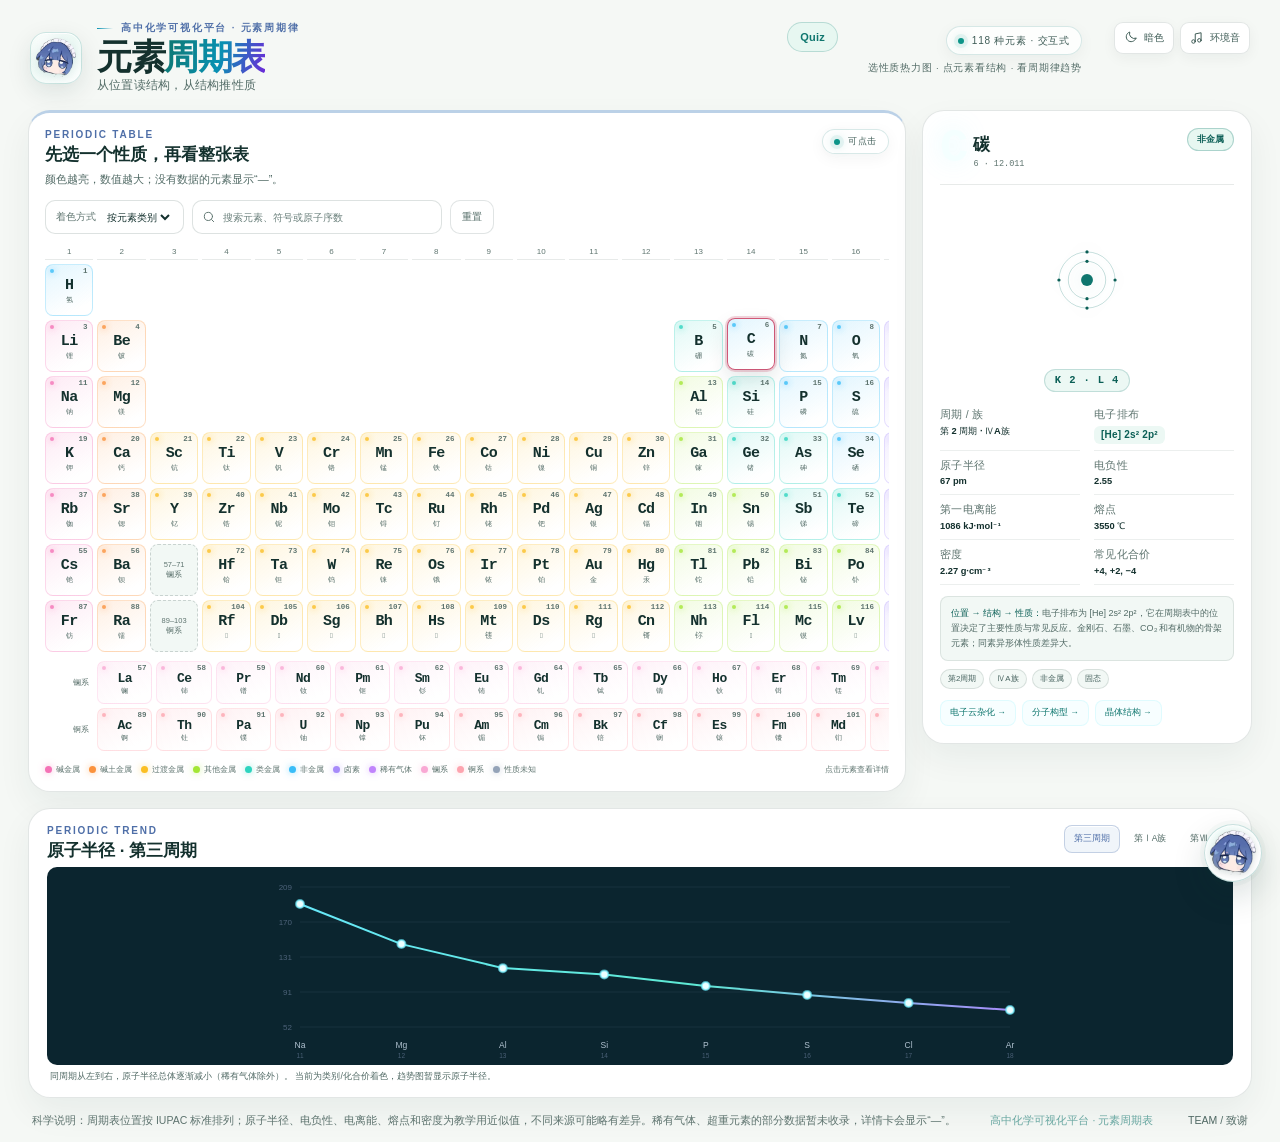
<file: periodic-table.html>
<!DOCTYPE html>
<html lang="zh-CN" data-theme="light">
<head>
<meta charset="UTF-8" />
<meta name="viewport" content="width=device-width, initial-scale=1.0, viewport-fit=cover" />
<meta name="theme-color" content="#f5f8f5" />
<title>元素周期表 · 位置、结构与性质 · 高中化学可视化平台</title>
<meta name="description" content="交互式元素周期表：118 种元素、性质热力图、元素详情、周期律趋势和手机适配。" />
<link rel="icon" href="favicon-whale.png" type="image/png" />
<link rel="apple-touch-icon" href="whale-icon.png" />
<style>
  :root{
    --bg:#04070f;--line:rgba(148,163,184,.14);--text:#eaf3ff;--muted:#8ea4c0;--dim:#5e728c;
    --cyan:#67e8f9;--teal:#5eead4;--violet:#a78bfa;--pink:#f472b6;--amber:#fbbf24;
    --mono:"Cascadia Code","SFMono-Regular",Consolas,"Liberation Mono",monospace;color-scheme:dark;
  }
  *{box-sizing:border-box}html{scroll-behavior:smooth}
  body{margin:0;min-height:100vh;background:var(--bg);color:var(--text);font-family:"Segoe UI Variable","Segoe UI","PingFang SC","Hiragino Sans GB","Microsoft YaHei",sans-serif;-webkit-font-smoothing:antialiased;text-rendering:optimizeLegibility;overflow-x:hidden}
  button,input,select{font:inherit}button,a{-webkit-tap-highlight-color:transparent}:focus-visible{outline:2px solid rgba(103,232,249,.8);outline-offset:3px}
  .page-glow{position:fixed;inset:0;z-index:-2;pointer-events:none;background:radial-gradient(920px 650px at 5% -8%,rgba(20,184,166,.15),transparent 64%),radial-gradient(1000px 760px at 98% 2%,rgba(91,33,182,.15),transparent 68%),radial-gradient(900px 700px at 55% 108%,rgba(14,116,144,.11),transparent 66%),linear-gradient(160deg,#050a14 0%,#04070f 55%,#050811 100%)}
  .page-glow::after{content:"";position:absolute;inset:0;opacity:.22;background-image:linear-gradient(rgba(148,163,184,.04) 1px,transparent 1px),linear-gradient(90deg,rgba(148,163,184,.04) 1px,transparent 1px);background-size:46px 46px;mask-image:radial-gradient(circle at 50% 38%,black,transparent 77%);-webkit-mask-image:radial-gradient(circle at 50% 38%,black,transparent 77%)}
  .shell{width:min(1640px,100%);min-height:100vh;margin:0 auto;padding:22px 28px 14px;display:flex;flex-direction:column}
  .site-header{display:flex;justify-content:space-between;align-items:flex-start;gap:24px;padding:0 2px 16px;animation:rise .7s cubic-bezier(.22,.8,.3,1) both}
  .brand{display:flex;align-items:center;gap:15px;min-width:0;color:inherit;text-decoration:none}.brand:hover{opacity:.85}
  .brand-mark{width:52px;height:52px;flex:0 0 auto;border-radius:16px;border:1px solid rgba(103,232,249,.2);background:radial-gradient(circle at 32% 24%,rgba(103,232,249,.2),transparent 55%),linear-gradient(150deg,rgba(11,28,46,.9),rgba(5,11,22,.95));box-shadow:inset 0 1px 0 rgba(255,255,255,.08),0 12px 34px rgba(0,0,0,.34);display:grid;place-items:center}
  .brand-mark svg{width:40px;height:40px}
  .kicker{display:flex;align-items:center;gap:8px;color:var(--cyan);font-size:9.5px;font-weight:650;letter-spacing:.19em;text-transform:uppercase}
  .kicker::before{content:"";width:16px;height:1px;background:linear-gradient(90deg,var(--cyan),transparent)}
  .brand h1{margin:4px 0 2px;font-size:clamp(26px,2.7vw,37px);line-height:1.05;letter-spacing:-.04em;font-weight:760}
  .brand h1 span{background:linear-gradient(105deg,#e7fdff,var(--cyan) 45%,#c4b5fd);-webkit-background-clip:text;background-clip:text;color:transparent}
  .brand p{margin:0;color:var(--muted);font-size:12px;letter-spacing:.02em}
  .header-meta{display:flex;flex-direction:column;align-items:flex-end;gap:7px;padding-top:4px;flex:0 0 auto}
  .meta-pill{display:inline-flex;align-items:center;gap:8px;height:29px;padding:0 11px;border:1px solid rgba(103,232,249,.16);border-radius:999px;background:rgba(8,20,34,.62);color:#c7e9ef;font-size:10px;letter-spacing:.08em;white-space:nowrap}
  .live-dot{width:6px;height:6px;border-radius:50%;background:var(--teal);box-shadow:0 0 0 4px rgba(94,234,212,.08),0 0 12px rgba(94,234,212,.8);animation:breathe 2.6s ease-in-out infinite}
  .meta-note{color:var(--dim);font-size:9.5px;letter-spacing:.08em}
  .workspace{display:grid;grid-template-columns:minmax(0,1fr) 330px;gap:16px;align-items:start}
  .panel{position:relative;border:1px solid var(--line);border-radius:22px;background:radial-gradient(100% 100% at 0% 0%,rgba(103,232,249,.045),transparent 48%),linear-gradient(155deg,rgba(13,24,43,.83),rgba(7,14,27,.72));box-shadow:0 22px 60px rgba(0,0,0,.22),inset 0 1px 0 rgba(255,255,255,.045);backdrop-filter:blur(18px);-webkit-backdrop-filter:blur(18px);animation:rise .62s cubic-bezier(.22,.8,.3,1) both}
  .table-panel{padding:16px;min-width:0}
  .panel-head{display:flex;justify-content:space-between;align-items:flex-start;gap:14px;margin-bottom:12px}
  .panel-kicker{color:var(--dim);font-size:9.5px;font-weight:650;letter-spacing:.18em;text-transform:uppercase}
  .panel-title{margin:4px 0 0;font-size:17px;line-height:1.25;font-weight:650}
  .panel-sub{margin:4px 0 0;color:var(--dim);font-size:9.5px;line-height:1.55}
  .toolbar{display:flex;align-items:center;gap:8px;flex-wrap:wrap;margin-bottom:12px}
  .field{display:flex;align-items:center;gap:7px;height:34px;padding:0 10px;border:1px solid rgba(148,163,184,.14);border-radius:10px;background:rgba(4,10,20,.55);color:var(--dim);font-size:9.5px}
  .field label{color:var(--dim);white-space:nowrap}
  .field select{border:0;outline:0;background:transparent;color:#e7f7ff;font-size:10px;cursor:pointer;max-width:128px}
  .field select option{background:#08111f;color:#e7f7ff}
  .search-box{position:relative;flex:1;min-width:160px;max-width:250px}
  .search-box svg{position:absolute;left:10px;top:50%;transform:translateY(-50%);width:14px;height:14px;color:var(--dim);pointer-events:none}
  .search-box input{width:100%;height:34px;padding:0 12px 0 30px;border:1px solid rgba(148,163,184,.14);border-radius:10px;outline:0;background:rgba(4,10,20,.55);color:#e7f7ff;font-size:10px;transition:.2s}
  .search-box input::placeholder{color:rgba(94,114,140,.9)}.search-box input:focus{border-color:rgba(103,232,249,.38);background:rgba(103,232,249,.05)}
  .reset-btn{height:34px;padding:0 11px;border:1px solid rgba(148,163,184,.14);border-radius:10px;background:rgba(4,10,20,.55);color:var(--muted);font-size:9.5px;cursor:pointer;transition:.2s;white-space:nowrap}
  .reset-btn:hover{color:#effeff;border-color:rgba(103,232,249,.3);background:rgba(103,232,249,.07)}
  .group-head{display:grid;grid-template-columns:repeat(18,minmax(0,1fr));gap:4px;margin:0 0 4px;color:rgba(94,114,140,.82);font-size:8px;text-align:center;min-width:940px}
  .group-head span{padding:1px 0 3px;border-bottom:1px solid rgba(148,163,184,.06)}
  .table-scroll{overflow-x:auto;padding-bottom:3px;scrollbar-width:thin;scrollbar-color:rgba(103,232,249,.2) transparent}
  .table-scroll::-webkit-scrollbar{height:5px}.table-scroll::-webkit-scrollbar-thumb{background:rgba(103,232,249,.18);border-radius:99px}
  .ptable{display:grid;grid-template-columns:repeat(18,minmax(0,1fr));grid-template-rows:repeat(7,52px);gap:4px;min-width:940px}
  .el{position:relative;display:flex;flex-direction:column;align-items:center;justify-content:center;min-width:0;padding:3px 2px;border:1px solid var(--cat-border,rgba(148,163,184,.14));border-radius:8px;background:linear-gradient(155deg,var(--cat-soft,rgba(148,163,184,.08)),rgba(5,12,23,.76));color:#eefaff;cursor:pointer;overflow:hidden;transition:transform .16s ease,border-color .2s ease,box-shadow .2s ease,background .2s ease;isolation:isolate}
  .el::before{content:"";position:absolute;left:4px;top:4px;width:4px;height:4px;border-radius:50%;background:var(--cat-color,#94a3b8);box-shadow:0 0 7px var(--cat-color,#94a3b8);opacity:.8;z-index:1}
  .el:hover{transform:translateY(-2px);border-color:rgba(165,243,252,.55);box-shadow:0 8px 20px rgba(0,0,0,.35),0 0 18px rgba(34,211,238,.08);z-index:3}
  .el.selected{border-color:rgba(244,114,182,.85);box-shadow:0 0 0 2px rgba(244,114,182,.3),0 0 24px rgba(244,114,182,.18);transform:translateY(-2px);z-index:4}
  .el.dim{opacity:.22;filter:saturate(.5)}
  .el.match{box-shadow:0 0 0 1px rgba(251,191,36,.55),0 0 18px rgba(251,191,36,.15);border-color:rgba(251,191,36,.5)}
  .el-z{position:absolute;left:auto;right:5px;top:3px;color:rgba(226,240,255,.7);font-family:var(--mono);font-size:7.2px;font-weight:600;line-height:1;z-index:2;text-align:right}
  .el-sym{font-family:var(--mono);font-size:15px;line-height:1.1;font-weight:600;letter-spacing:-.04em;margin-top:2px;z-index:2;text-shadow:0 1px 8px rgba(0,0,0,.4)}
  .el-name{margin-top:1px;color:rgba(226,240,255,.64);font-size:7.3px;line-height:1.1;z-index:2;white-space:nowrap}
  .el-val{display:none;margin-top:2px;color:#f2ffff;font-family:var(--mono);font-size:8px;line-height:1.1;z-index:2;white-space:nowrap;text-shadow:0 1px 6px rgba(0,0,0,.5)}
  .ptable.heat .el-name{display:none}.ptable.heat .el-val{display:block}
  .ptable.heat .el{background:linear-gradient(155deg,var(--heat-soft,rgba(148,163,184,.1)),rgba(5,12,23,.78))}
  .ptable.values .el-name{display:none}
  .ptable.values .el-val{display:block}
  .placeholder{grid-column:3;display:flex;flex-direction:column;align-items:center;justify-content:center;border:1px dashed rgba(148,163,184,.2);border-radius:8px;background:rgba(4,10,20,.3);color:rgba(148,163,184,.62);font-size:7.5px;text-align:center;line-height:1.35;cursor:pointer}
  .placeholder:hover{color:#bdfbf1;border-color:rgba(103,232,249,.35)}
  .fblock-wrap{margin-top:9px;display:grid;grid-template-columns:48px repeat(15,minmax(0,1fr));gap:4px;min-width:940px}
  .fblock-label{display:flex;align-items:center;justify-content:flex-end;padding-right:4px;color:rgba(94,114,140,.82);font-size:8px;white-space:nowrap}
  .fblock-wrap .el{min-height:43px;padding-top:2px;border-radius:7px}
  .fblock-wrap .el-sym{font-size:13px}.fblock-wrap .el-name{font-size:6.8px}.fblock-wrap .el-z{font-size:6px}.fblock-wrap .el-val{font-size:7px}
  .legend-row{display:flex;align-items:center;gap:9px;flex-wrap:wrap;margin-top:10px;font-size:8px;color:var(--dim)}
  .legend-item{display:inline-flex;align-items:center;gap:4px;white-space:nowrap}
  .legend-dot{width:7px;height:7px;border-radius:50%}
  .heat-scale{display:flex;align-items:center;gap:6px;margin-left:auto;min-width:160px;flex:1;max-width:260px}
  .scale-bar{flex:1;height:5px;border-radius:99px;background:linear-gradient(90deg,#0e7490,#22d3ee,#fbbf24,#f472b6)}
  .scale-label{font-family:var(--mono);font-size:7.5px;color:rgba(148,163,184,.82);white-space:nowrap}
  .detail-panel{padding:17px;position:sticky;top:16px;max-height:calc(100vh - 32px);overflow-y:auto;scrollbar-width:thin;scrollbar-color:rgba(103,232,249,.18) transparent}
  .detail-panel::-webkit-scrollbar{width:4px}.detail-panel::-webkit-scrollbar-thumb{background:rgba(103,232,249,.18);border-radius:99px}
  .detail-empty{display:flex;flex-direction:column;align-items:center;justify-content:center;text-align:center;min-height:390px;padding:22px;color:var(--dim)}
  .empty-orbit{width:96px;height:96px;margin-bottom:18px;border:1px solid rgba(103,232,249,.24);border-radius:50%;position:relative;display:grid;place-items:center;box-shadow:0 0 34px rgba(34,211,238,.08)}
  .empty-orbit::before,.empty-orbit::after{content:"";position:absolute;inset:18px;border:1px solid rgba(167,139,250,.18);border-radius:50%;transform:rotate(55deg)}
  .empty-orbit::after{inset:31px;transform:rotate(-45deg);border-color:rgba(94,234,212,.22)}
  .empty-orbit i{width:12px;height:12px;border-radius:50%;background:var(--cyan);box-shadow:0 0 18px var(--cyan)}
  .detail-empty h3{margin:0;color:#e8f7ff;font-size:14px;font-weight:600}.detail-empty p{margin:7px 0 0;max-width:220px;font-size:9.5px;line-height:1.65}
  .detail-card[hidden], .detail-empty[hidden]{display:none!important}
  .detail-top{display:flex;align-items:flex-start;justify-content:space-between;gap:10px}
  .symbol-box{display:flex;align-items:flex-end;gap:9px;min-width:0}
  .big-symbol{font-family:var(--mono);font-size:47px;line-height:.9;font-weight:600;letter-spacing:-.08em;color:#f4ffff;text-shadow:0 0 26px rgba(103,232,249,.22)}
  .name-box{min-width:0;padding-bottom:2px}.name-box h2{margin:0;font-size:17px;line-height:1.15;font-weight:650;white-space:nowrap}.name-box p{margin:4px 0 0;color:var(--dim);font-family:var(--mono);font-size:8.5px;white-space:nowrap}
  .cat-badge{display:inline-flex;align-items:center;height:23px;padding:0 9px;border:1px solid var(--cat-border,rgba(103,232,249,.2));border-radius:999px;background:var(--cat-soft,rgba(103,232,249,.07));color:#dffcff;font-size:8.5px;white-space:nowrap}
  .detail-rule{height:1px;margin:13px 0 10px;background:linear-gradient(90deg,rgba(103,232,249,.25),rgba(148,163,184,.05),transparent)}
  .shell-wrap{display:flex;align-items:center;justify-content:center;margin:2px 0 4px}
  #shellSvg{width:170px;height:170px;display:block;filter:drop-shadow(0 0 16px rgba(34,211,238,.08))}
  .shell-counts{display:table;margin:2px auto 8px;padding:3px 10px;border:1px solid rgba(148,163,184,.14);border-radius:999px;background:rgba(148,163,184,.07);text-align:center;color:var(--text);font:700 10.5px/1.45 var(--mono,ui-monospace,monospace);letter-spacing:.08em}
  html[data-theme="light"] .shell-counts{color:#0b5f56;background:#ecf8f4;border-color:rgba(15,118,110,.2)}
  html[data-theme="light"] #factConfig{display:inline-block;margin-top:3px;padding:2px 7px;border-radius:6px;background:#ecf8f4;color:#0b5f56 !important;font-weight:700;font-size:10px;letter-spacing:.02em}
  .detail-facts{display:grid;grid-template-columns:1fr 1fr;gap:0 14px}
  .fact{padding:6px 0;border-bottom:1px solid rgba(148,163,184,.07);min-width:0}
  .fact span{display:block;color:var(--dim);font-size:7.8px;letter-spacing:.03em}.fact strong{display:block;margin-top:2px;color:#d8e9ff;font-size:9.3px;font-weight:550;line-height:1.4;word-break:break-word}
  .detail-note{margin:11px 0 0;padding:9px 10px;border:1px solid rgba(148,163,184,.09);border-radius:9px;background:rgba(4,10,20,.3);color:var(--dim);font-size:9px;line-height:1.65}
  .detail-note strong{color:#bdfbf1;font-weight:550}
  .detail-tags{display:flex;gap:5px;flex-wrap:wrap;margin-top:8px}
  .detail-tag{display:inline-flex;align-items:center;height:20px;padding:0 7px;border:1px solid rgba(148,163,184,.12);border-radius:999px;color:var(--dim);font-size:7.8px}
  .detail-links{display:flex;gap:6px;flex-wrap:wrap;margin-top:11px}
  .detail-links a{display:inline-flex;align-items:center;height:26px;padding:0 9px;border:1px solid rgba(103,232,249,.16);border-radius:8px;background:rgba(103,232,249,.05);color:#bdfbf1;font-size:8.5px;text-decoration:none}
  .detail-links a:hover{background:rgba(103,232,249,.1);border-color:rgba(103,232,249,.3)}
  .trend-panel{margin-top:16px;padding:16px 18px 13px;animation-delay:.08s}
  .trend-head{display:flex;justify-content:space-between;align-items:flex-start;gap:14px;flex-wrap:wrap;margin-bottom:6px}
  .trend-tabs{display:flex;gap:4px;flex-wrap:wrap}.trend-tab{height:28px;padding:0 9px;border:1px solid rgba(148,163,184,.12);border-radius:8px;background:rgba(4,10,20,.4);color:var(--dim);font-size:8.5px;cursor:pointer;transition:.2s}.trend-tab:hover{color:#dffbff;background:rgba(103,232,249,.06)}.trend-tab.active{color:#eaffff;border-color:rgba(103,232,249,.35);background:rgba(103,232,249,.1)}
  .trend-title{color:#dff8ff;font-size:10.5px;font-weight:550;white-space:nowrap}
  .chart-wrap{position:relative;min-height:185px;margin-top:5px}
  #trendSvg{display:block;width:100%;height:190px;overflow:visible}
  .trend-note{margin:4px 3px 0;color:var(--dim);font-size:8.8px;line-height:1.6}
  .site-footer{display:flex;justify-content:space-between;gap:22px;padding:14px 4px 0;color:rgba(94,114,140,.9);font-size:9px;line-height:1.55}
  .site-footer p{margin:0;max-width:960px}.footer-tag{flex:0 0 auto;color:rgba(103,232,249,.48);white-space:nowrap}
  @keyframes rise{from{opacity:0;transform:translateY(10px)}to{opacity:1;transform:translateY(0)}}@keyframes breathe{0%,100%{opacity:.65;transform:scale(.9)}50%{opacity:1;transform:scale(1.12)}}
  @media(max-width:1180px){.shell{padding-left:20px;padding-right:20px}.workspace{grid-template-columns:minmax(0,1fr) 300px}.table-panel{padding:13px}.el{min-height:50px}}
  @media(max-width:980px){.shell{padding:18px 16px 14px}.workspace{grid-template-columns:1fr}.detail-panel{position:static;max-height:none;order:2}.table-panel{order:1}.trend-panel{margin-top:13px}.header-meta{display:none}}
  @media(max-width:680px){.shell{padding:14px 12px 10px}.brand{gap:11px}.brand-mark{width:44px;height:44px;border-radius:13px}.brand-mark svg{width:34px;height:34px}.brand h1{font-size:clamp(23px,7vw,31px)}.brand p{display:none}.kicker{font-size:8.5px;letter-spacing:.14em}.table-panel{padding:11px;border-radius:18px}.panel-head{gap:8px}.panel-title{font-size:15px}.panel-sub{font-size:8.5px}.toolbar{gap:6px}.field{height:32px;padding:0 8px}.search-box{max-width:none;flex-basis:100%}.search-box input{height:32px}.reset-btn{height:32px}.group-head,.ptable,.fblock-wrap{min-width:900px}.ptable{grid-template-rows:repeat(7,49px);gap:3px}.el{border-radius:7px;padding:2px 1px}.el-sym{font-size:14px}.el-name{font-size:6.8px}.el-z{font-size:6.8px;right:4px}.fblock-wrap{gap:3px;grid-template-columns:43px repeat(15,minmax(0,1fr))}.fblock-wrap .el{min-height:40px}.fblock-wrap .el-sym{font-size:12px}.fblock-wrap .el-name{font-size:6.2px}.detail-panel{padding:15px;border-radius:18px}.detail-facts{grid-template-columns:1fr 1fr}.trend-panel{padding:13px 12px 11px;border-radius:18px}#trendSvg{height:165px}.trend-head{gap:8px}.site-footer{flex-direction:column;gap:5px}}
  @media(prefers-reduced-motion:reduce){*,*::before,*::after{animation-duration:.001ms!important;animation-iteration-count:1!important;transition-duration:.001ms!important;scroll-behavior:auto!important}}
</style>
  <meta name="copyright" content="© 2026 chemLeon6657. All rights reserved." />
  <meta name="rights" content="All rights reserved. No copying, modification or redistribution without prior written permission." />
  <link rel="license" href="rights.html" />
  <!-- © 2026 chemLeon6657. All rights reserved. See rights.html. -->
<link rel="stylesheet" href="site-theme.css" />
<script>try{var t=localStorage.getItem("cvl-theme");document.documentElement.dataset.theme=t==="dark"?"dark":"light";}catch(e){document.documentElement.dataset.theme="light";}</script>
</head>
<body data-palette="immunology">
<div class="page-glow" aria-hidden="true"></div>
<div class="shell">
  <header class="site-header">
    <a class="brand" href="./" title="返回平台首页" aria-label="返回高中化学可视化平台首页">
      <div class="brand-mark" aria-hidden="true"><img src="whale-icon.png" alt="" width="40" height="40" decoding="async" /></div>
      <div><div class="kicker">高中化学可视化平台 · 元素周期律</div><h1>元素<span>周期表</span></h1><p>从位置读结构，从结构推性质</p></div>
    </a>
    <div class="header-meta"><div class="meta-pill"><span class="live-dot"></span>118 种元素 · 交互式</div><div class="meta-note">选性质热力图 · 点元素看结构 · 看周期律趋势</div></div>
  </header>

  <section class="workspace" aria-label="元素周期表与元素详情">
    <section class="panel table-panel">
      <div class="panel-head">
        <div>
          <div class="panel-kicker">PERIODIC TABLE</div>
          <h2 class="panel-title">先选一个性质，再看整张表</h2>
          <p class="panel-sub">颜色越亮，数值越大；没有数据的元素显示“—”。</p>
        </div>
        <span class="meta-pill" style="height:25px;font-size:8.5px"><span class="live-dot"></span>可点击</span>
      </div>
      <div class="toolbar">
        <div class="field">
          <label for="propertySelect">着色方式</label>
          <select id="propertySelect">
            <option value="category">按元素类别</option>
            <option value="radius">原子半径</option>
            <option value="en">电负性</option>
            <option value="ie">第一电离能</option>
            <option value="melt">熔点</option>
            <option value="density">密度</option>
            <option value="oxidation">常见化合价</option>
          </select>
        </div>
        <div class="search-box">
          <svg viewBox="0 0 24 24" fill="none" stroke="currentColor" stroke-width="1.7" stroke-linecap="round" aria-hidden="true"><circle cx="11" cy="11" r="7"/><path d="m20 20-3.5-3.5"/></svg>
          <input id="searchInput" type="search" placeholder="搜索元素、符号或原子序数" autocomplete="off" aria-label="搜索元素" />
        </div>
        <button class="reset-btn" id="resetBtn" type="button">重置</button>
      </div>
      <div class="table-scroll">
      <div class="group-head" aria-hidden="true">
        <span>1</span><span>2</span><span>3</span><span>4</span><span>5</span><span>6</span><span>7</span><span>8</span><span>9</span><span>10</span><span>11</span><span>12</span><span>13</span><span>14</span><span>15</span><span>16</span><span>17</span><span>18</span>
      </div>
        <div class="ptable" id="ptable" role="group" aria-label="元素周期表主表"></div>
        <div class="fblock-wrap" id="fblock"></div>
      </div>
      <div class="legend-row" id="legendRow"></div>
    </section>

    <aside class="panel detail-panel" aria-label="元素详情">
      <div class="detail-empty" id="detailEmpty">
        <div class="empty-orbit" aria-hidden="true"><i></i></div>
        <h3>点击一个元素</h3>
        <p>查看它的原子结构、周期表位置、主要性质和常见用途。</p>
      </div>
      <div class="detail-card" id="detailCard" hidden>
        <div class="detail-top">
          <div class="symbol-box"><div class="big-symbol" id="detailSymbol">H</div><div class="name-box"><h2 id="detailName">氢</h2><p id="detailMeta">1 · 1.008</p></div></div>
          <span class="cat-badge" id="detailCat">非金属</span>
        </div>
        <div class="detail-rule"></div>
        <div class="shell-wrap"><svg id="shellSvg" viewBox="0 0 200 200" role="img" aria-label="原子电子层示意图"></svg></div>
        <div class="shell-counts" id="shellCounts" aria-live="polite"></div>
        <div class="detail-facts">
          <div class="fact"><span>周期 / 族</span><strong id="factPosition">第 1 周期 · ⅠA</strong></div>
          <div class="fact"><span>电子排布</span><strong id="factConfig">1s¹</strong></div>
          <div class="fact"><span>原子半径</span><strong id="factRadius">—</strong></div>
          <div class="fact"><span>电负性</span><strong id="factEn">—</strong></div>
          <div class="fact"><span>第一电离能</span><strong id="factIe">—</strong></div>
          <div class="fact"><span>熔点</span><strong id="factMelt">—</strong></div>
          <div class="fact"><span>密度</span><strong id="factDensity">—</strong></div>
          <div class="fact"><span>常见化合价</span><strong id="factOx">—</strong></div>
        </div>
        <p class="detail-note" id="detailNote"></p>
        <div class="detail-tags" id="detailTags"></div>
        <div class="detail-links">
          <a href="electron-cloud.html">电子云杂化 →</a>
          <a href="molecular-geometry.html">分子构型 →</a>
          <a href="crystal-structure.html">晶体结构 →</a>
        </div>
      </div>
    </aside>
  </section>

  <section class="panel trend-panel" aria-label="周期律趋势">
    <div class="trend-head">
      <div>
        <div class="panel-kicker">PERIODIC TREND</div>
        <h2 class="panel-title" id="trendTitle">原子半径随原子序数的变化</h2>
      </div>
      <div class="trend-tabs" role="group" aria-label="选择趋势系列">
        <button class="trend-tab active" type="button" data-series="period3">第三周期</button>
        <button class="trend-tab" type="button" data-series="group1">第ⅠA族</button>
        <button class="trend-tab" type="button" data-series="group17">第ⅦA族</button>
      </div>
    </div>
    <div class="chart-wrap"><svg id="trendSvg" viewBox="0 0 780 190" role="img" aria-label="周期律趋势图"></svg></div>
    <p class="trend-note" id="trendNote"></p>
  </section>

  <footer class="site-footer"><p>科学说明：周期表位置按 IUPAC 标准排列；原子半径、电负性、电离能、熔点和密度为教学用近似值，不同来源可能略有差异。稀有气体、超重元素的部分数据暂未收录，详情卡会显示“—”。</p><span class="footer-tag">高中化学可视化平台 · 元素周期表</span></footer>
</div>

<script>
(() => {
  "use strict";
  const clamp=(v,a,b)=>Math.min(b,Math.max(a,v));
  const fmt=(v,d=0)=>Number(v).toFixed(d);
  const hexA=(hex,a)=>{const n=parseInt(hex.slice(1),16);return `rgba(${(n>>16)&255},${(n>>8)&255},${n&255},${a})`;};
  const rgbA=(rgb,a)=>rgb.replace("rgb(","rgba(").replace(")",`,${a})`);

  const CATEGORIES={
    alkali:{name:"碱金属",color:"#f472b6"},
    alkaline:{name:"碱土金属",color:"#fb923c"},
    transition:{name:"过渡金属",color:"#fbbf24"},
    post:{name:"其他金属",color:"#a3e635"},
    metalloid:{name:"类金属",color:"#2dd4bf"},
    nonmetal:{name:"非金属",color:"#38bdf8"},
    halogen:{name:"卤素",color:"#a78bfa"},
    noble:{name:"稀有气体",color:"#c084fc"},
    lanthanide:{name:"镧系",color:"#f9a8d4"},
    actinide:{name:"锕系",color:"#fda4af"},
    unknown:{name:"性质未知",color:"#94a3b8"}
  };

  const BASE=`1|H|氢|1.008|1|1|nonmetal|气|
2|He|氦|4.003|1|18|noble|气|
3|Li|锂|6.94|2|1|alkali|固|
4|Be|铍|9.012|2|2|alkaline|固|
5|B|硼|10.81|2|13|metalloid|固|
6|C|碳|12.011|2|14|nonmetal|固|
7|N|氮|14.007|2|15|nonmetal|气|
8|O|氧|15.999|2|16|nonmetal|气|
9|F|氟|18.998|2|17|halogen|气|
10|Ne|氖|20.180|2|18|noble|气|
11|Na|钠|22.990|3|1|alkali|固|
12|Mg|镁|24.305|3|2|alkaline|固|
13|Al|铝|26.982|3|13|post|固|
14|Si|硅|28.085|3|14|metalloid|固|
15|P|磷|30.974|3|15|nonmetal|固|
16|S|硫|32.06|3|16|nonmetal|固|
17|Cl|氯|35.45|3|17|halogen|气|
18|Ar|氩|39.948|3|18|noble|气|
19|K|钾|39.098|4|1|alkali|固|
20|Ca|钙|40.078|4|2|alkaline|固|
21|Sc|钪|44.956|4|3|transition|固|
22|Ti|钛|47.867|4|4|transition|固|
23|V|钒|50.942|4|5|transition|固|
24|Cr|铬|51.996|4|6|transition|固|
25|Mn|锰|54.938|4|7|transition|固|
26|Fe|铁|55.845|4|8|transition|固|
27|Co|钴|58.933|4|9|transition|固|
28|Ni|镍|58.693|4|10|transition|固|
29|Cu|铜|63.546|4|11|transition|固|
30|Zn|锌|65.38|4|12|transition|固|
31|Ga|镓|69.723|4|13|post|固|
32|Ge|锗|72.630|4|14|metalloid|固|
33|As|砷|74.922|4|15|metalloid|固|
34|Se|硒|78.971|4|16|nonmetal|固|
35|Br|溴|79.904|4|17|halogen|液|
36|Kr|氪|83.798|4|18|noble|气|
37|Rb|铷|85.468|5|1|alkali|固|
38|Sr|锶|87.62|5|2|alkaline|固|
39|Y|钇|88.906|5|3|transition|固|
40|Zr|锆|91.224|5|4|transition|固|
41|Nb|铌|92.906|5|5|transition|固|
42|Mo|钼|95.95|5|6|transition|固|
43|Tc|锝|98|5|7|transition|固*|
44|Ru|钌|101.07|5|8|transition|固|
45|Rh|铑|102.91|5|9|transition|固|
46|Pd|钯|106.42|5|10|transition|固|
47|Ag|银|107.87|5|11|transition|固|
48|Cd|镉|112.41|5|12|transition|固|
49|In|铟|114.82|5|13|post|固|
50|Sn|锡|118.71|5|14|post|固|
51|Sb|锑|121.76|5|15|metalloid|固|
52|Te|碲|127.60|5|16|metalloid|固|
53|I|碘|126.90|5|17|halogen|固|
54|Xe|氙|131.29|5|18|noble|气|
55|Cs|铯|132.91|6|1|alkali|固|
56|Ba|钡|137.33|6|2|alkaline|固|
57|La|镧|138.91|6|3|lanthanide|固|lan
58|Ce|铈|140.12|6|3|lanthanide|固|lan
59|Pr|镨|140.91|6|3|lanthanide|固|lan
60|Nd|钕|144.24|6|3|lanthanide|固|lan
61|Pm|钷|145|6|3|lanthanide|固*|lan
62|Sm|钐|150.36|6|3|lanthanide|固|lan
63|Eu|铕|151.96|6|3|lanthanide|固|lan
64|Gd|钆|157.25|6|3|lanthanide|固|lan
65|Tb|铽|158.93|6|3|lanthanide|固|lan
66|Dy|镝|162.50|6|3|lanthanide|固|lan
67|Ho|钬|164.93|6|3|lanthanide|固|lan
68|Er|铒|167.26|6|3|lanthanide|固|lan
69|Tm|铥|168.93|6|3|lanthanide|固|lan
70|Yb|镱|173.05|6|3|lanthanide|固|lan
71|Lu|镥|174.97|6|3|lanthanide|固|lan
72|Hf|铪|178.49|6|4|transition|固|
73|Ta|钽|180.95|6|5|transition|固|
74|W|钨|183.84|6|6|transition|固|
75|Re|铼|186.21|6|7|transition|固|
76|Os|锇|190.23|6|8|transition|固|
77|Ir|铱|192.22|6|9|transition|固|
78|Pt|铂|195.08|6|10|transition|固|
79|Au|金|196.97|6|11|transition|固|
80|Hg|汞|200.59|6|12|transition|液|
81|Tl|铊|204.38|6|13|post|固|
82|Pb|铅|207.2|6|14|post|固|
83|Bi|铋|208.98|6|15|post|固|
84|Po|钋|209|6|16|post|固|
85|At|砹|210|6|17|halogen|固|
86|Rn|氡|222|6|18|noble|气|
87|Fr|钫|223|7|1|alkali|固|
88|Ra|镭|226|7|2|alkaline|固|
89|Ac|锕|227|7|3|actinide|固|act
90|Th|钍|232.04|7|3|actinide|固|act
91|Pa|镤|231.04|7|3|actinide|固|act
92|U|铀|238.03|7|3|actinide|固|act
93|Np|镎|237|7|3|actinide|固*|act
94|Pu|钚|244|7|3|actinide|固*|act
95|Am|镅|243|7|3|actinide|固*|act
96|Cm|锔|247|7|3|actinide|固*|act
97|Bk|锫|247|7|3|actinide|固*|act
98|Cf|锎|251|7|3|actinide|固*|act
99|Es|锿|252|7|3|actinide|固*|act
100|Fm|镄|257|7|3|actinide|固*|act
101|Md|钔|258|7|3|actinide|固*|act
102|No|锘|259|7|3|actinide|固*|act
103|Lr|铹|266|7|3|actinide|固*|act
104|Rf|𬬻|267|7|4|transition|固*|
105|Db|𬭊|268|7|5|transition|固*|
106|Sg|𬭳|269|7|6|transition|固*|
107|Bh|𬭛|270|7|7|transition|固*|
108|Hs|𬭶|269|7|8|transition|固*|
109|Mt|鿏|278|7|9|transition|固*|
110|Ds|𫟼|281|7|10|transition|固*|
111|Rg|𬬭|282|7|11|transition|固*|
112|Cn|鿔|285|7|12|transition|固*|
113|Nh|鿭|286|7|13|post|固*|
114|Fl|𫓧|289|7|14|post|固*|
115|Mc|镆|290|7|15|post|固*|
116|Lv|𫟷|293|7|16|post|固*|
117|Ts|鿬|294|7|17|halogen|固*|
118|Og|鿫|294|7|18|noble|固*|`;

  const PROPS={
    1:{config:"1s¹",en:2.20,radius:53,ie:1312,melt:-259,density:0.00009,ox:"+1, −1"},
    2:{config:"1s²",en:null,radius:31,ie:2372,melt:-272,density:0.00018,ox:"0"},
    3:{config:"[He] 2s¹",en:0.98,radius:167,ie:520,melt:180,density:0.534,ox:"+1"},
    4:{config:"[He] 2s²",en:1.57,radius:112,ie:899,melt:1287,density:1.85,ox:"+2"},
    5:{config:"[He] 2s² 2p¹",en:2.04,radius:87,ie:801,melt:2076,density:2.34,ox:"+3"},
    6:{config:"[He] 2s² 2p²",en:2.55,radius:67,ie:1086,melt:3550,density:2.27,ox:"+4, +2, −4"},
    7:{config:"[He] 2s² 2p³",en:3.04,radius:56,ie:1402,melt:-210,density:0.00125,ox:"+5, +3, −3"},
    8:{config:"[He] 2s² 2p⁴",en:3.44,radius:48,ie:1314,melt:-218,density:0.00143,ox:"−2"},
    9:{config:"[He] 2s² 2p⁵",en:3.98,radius:42,ie:1681,melt:-220,density:0.0017,ox:"−1"},
    10:{config:"[He] 2s² 2p⁶",en:null,radius:38,ie:2081,melt:-249,density:0.0009,ox:"0"},
    11:{config:"[Ne] 3s¹",en:0.93,radius:190,ie:496,melt:98,density:0.97,ox:"+1"},
    12:{config:"[Ne] 3s²",en:1.31,radius:145,ie:738,melt:650,density:1.74,ox:"+2"},
    13:{config:"[Ne] 3s² 3p¹",en:1.61,radius:118,ie:578,melt:660,density:2.70,ox:"+3"},
    14:{config:"[Ne] 3s² 3p²",en:1.90,radius:111,ie:786,melt:1414,density:2.33,ox:"+4"},
    15:{config:"[Ne] 3s² 3p³",en:2.19,radius:98,ie:1012,melt:44,density:1.82,ox:"+5, +3, −3"},
    16:{config:"[Ne] 3s² 3p⁴",en:2.58,radius:88,ie:1000,melt:115,density:2.07,ox:"+6, +4, −2"},
    17:{config:"[Ne] 3s² 3p⁵",en:3.16,radius:79,ie:1251,melt:-101,density:0.0032,ox:"+7, +5, +1, −1"},
    18:{config:"[Ne] 3s² 3p⁶",en:null,radius:71,ie:1521,melt:-189,density:0.0018,ox:"0"},
    19:{config:"[Ar] 4s¹",en:0.82,radius:243,ie:419,melt:63,density:0.86,ox:"+1"},
    20:{config:"[Ar] 4s²",en:1.00,radius:194,ie:590,melt:842,density:1.55,ox:"+2"},
    21:{config:"[Ar] 3d¹ 4s²",en:1.36,radius:184,ie:633,melt:1541,density:2.99,ox:"+3"},
    22:{config:"[Ar] 3d² 4s²",en:1.54,radius:176,ie:659,melt:1668,density:4.51,ox:"+4, +3"},
    23:{config:"[Ar] 3d³ 4s²",en:1.63,radius:171,ie:651,melt:1910,density:6.11,ox:"+5, +4"},
    24:{config:"[Ar] 3d⁵ 4s¹",en:1.66,radius:166,ie:653,melt:1907,density:7.15,ox:"+6, +3"},
    25:{config:"[Ar] 3d⁵ 4s²",en:1.55,radius:161,ie:717,melt:1246,density:7.44,ox:"+7, +4, +2"},
    26:{config:"[Ar] 3d⁶ 4s²",en:1.83,radius:156,ie:762,melt:1538,density:7.87,ox:"+3, +2"},
    27:{config:"[Ar] 3d⁷ 4s²",en:1.88,radius:152,ie:760,melt:1495,density:8.86,ox:"+2, +3"},
    28:{config:"[Ar] 3d⁸ 4s²",en:1.91,radius:149,ie:737,melt:1455,density:8.91,ox:"+2"},
    29:{config:"[Ar] 3d¹⁰ 4s¹",en:1.90,radius:145,ie:745,melt:1085,density:8.96,ox:"+2, +1"},
    30:{config:"[Ar] 3d¹⁰ 4s²",en:1.65,radius:142,ie:906,melt:420,density:7.14,ox:"+2"},
    31:{config:"[Ar] 3d¹⁰ 4s² 4p¹",en:1.81,radius:136,ie:579,melt:30,density:5.91,ox:"+3"},
    32:{config:"[Ar] 3d¹⁰ 4s² 4p²",en:2.01,radius:125,ie:762,melt:938,density:5.32,ox:"+4"},
    33:{config:"[Ar] 3d¹⁰ 4s² 4p³",en:2.18,radius:114,ie:947,melt:817,density:5.73,ox:"+5, +3, −3"},
    34:{config:"[Ar] 3d¹⁰ 4s² 4p⁴",en:2.55,radius:103,ie:941,melt:221,density:4.81,ox:"+6, +4, −2"},
    35:{config:"[Ar] 3d¹⁰ 4s² 4p⁵",en:2.96,radius:94,ie:1140,melt:-7,density:3.12,ox:"+5, +1, −1"},
    36:{config:"[Ar] 3d¹⁰ 4s² 4p⁶",en:3.00,radius:88,ie:1351,melt:-157,density:0.0037,ox:"0"},
    37:{config:"[Kr] 5s¹",en:0.82,radius:265,ie:403,melt:39,density:1.53,ox:"+1"},
    38:{config:"[Kr] 5s²",en:0.95,radius:219,ie:550,melt:777,density:2.64,ox:"+2"},
    47:{config:"[Kr] 4d¹⁰ 5s¹",en:1.93,radius:165,ie:731,melt:962,density:10.49,ox:"+1"},
    53:{config:"[Kr] 4d¹⁰ 5s² 5p⁵",en:2.66,radius:115,ie:1008,melt:114,density:4.93,ox:"+7, +5, −1"},
    55:{config:"[Xe] 6s¹",en:0.79,radius:298,ie:376,melt:28,density:1.93,ox:"+1"},
    56:{config:"[Xe] 6s²",en:0.89,radius:253,ie:503,melt:727,density:3.51,ox:"+2"},
    74:{config:"[Xe] 4f¹⁴ 5d⁴ 6s²",en:2.36,radius:193,ie:770,melt:3422,density:19.25,ox:"+6"},
    78:{config:"[Xe] 4f¹⁴ 5d⁹ 6s¹",en:2.28,radius:177,ie:870,melt:1768,density:21.45,ox:"+2, +4"},
    79:{config:"[Xe] 4f¹⁴ 5d¹⁰ 6s¹",en:2.54,radius:174,ie:890,melt:1064,density:19.30,ox:"+3, +1"},
    80:{config:"[Xe] 4f¹⁴ 5d¹⁰ 6s²",en:2.00,radius:171,ie:1007,melt:-39,density:13.53,ox:"+2, +1"},
    82:{config:"[Xe] 4f¹⁴ 5d¹⁰ 6s² 6p²",en:2.33,radius:154,ie:716,melt:327,density:11.34,ox:"+2, +4"},
    92:{config:"[Rn] 5f³ 6d¹ 7s²",en:1.38,radius:240,ie:598,melt:1132,density:18.95,ox:"+6, +4"}
  };

  const NOTES={
    1:"最轻的元素。H₂ 可作燃料，H⁺ 是酸中的常见离子。",
    2:"化学性质极稳定，用于低温制冷、气球和气氛保护。",
    3:"锂离子电池的重要材料；与水反应生成 LiOH 和 H₂。",
    5:"硼砂、硼酸的重要元素；高硬度硼纤维用于材料。",
    6:"金刚石、石墨、CO₂ 和有机物的骨架元素；同素异形体性质差异大。",
    7:"N₂ 占空气约 78%；NH₃ 是化肥工业的重要原料。",
    8:"支持呼吸和燃烧；O₂、H₂O 是常见物质。",
    9:"最活泼的非金属；氟化物用于牙膏和制冷剂历史。",
    10:"霓虹灯中的稀有气体；化学性质稳定。",
    11:"NaCl、NaOH 的组成元素；焰色反应呈黄色。",
    12:"MgO 耐火材料；镁合金轻质；燃烧发出耀眼白光。",
    13:"Al₂O₃ 和铝土矿的重要元素；铝材轻、耐腐蚀。",
    14:"SiO₂、硅酸盐和半导体的核心元素。",
    15:"P₄、磷酸盐和化肥；白磷易自燃。",
    16:"H₂SO₄、SO₂ 的组成元素；硫在氧气中燃烧呈蓝紫色火焰。",
    17:"Cl₂ 用于消毒；NaCl、HCl 是常见含氯物质。",
    18:"焊接保护气；化学性质稳定。",
    19:"KOH、钾肥的组成元素；焰色反应呈紫色（透过蓝色钴玻璃）。",
    20:"CaCO₃、骨骼和牙齿的重要元素；焰色反应呈砖红色。",
    21:"钪铝合金用于航空航天；常作为过渡金属代表。",
    22:"钛合金强度高、耐腐蚀，用于航空和医疗植入物。",
    23:"钒钢强度高；V₂O₅ 可作催化剂。",
    24:"不锈钢中的重要元素；Cr₂O₇²⁻ 是常见强氧化剂。",
    25:"锰钢耐磨；KMnO₄ 是常见强氧化剂。",
    26:"铁、钢和血红蛋白的核心元素；Fe³⁺/Fe²⁺ 转化常见。",
    27:"钴用于电池材料和硬质合金；维生素 B₁₂ 含钴。",
    28:"镍用于不锈钢、电池和催化剂。",
    29:"铜导线、铜合金和 CuSO₄；铜绿是碱式碳酸铜。",
    30:"镀锌防锈；ZnSO₄、ZnO 常见。",
    31:"镓的熔点低，可用于温度计和半导体材料。",
    32:"锗是早期半导体材料；GeO₂ 用于光学材料。",
    33:"砷化镓用于半导体；砷及其化合物有毒。",
    34:"硒用于光电材料和人体微量元素。",
    35:"Br₂ 是红棕色液体；溴化物和溴水常见。",
    36:"稀有气体，用于照明和激光。",
    37:"铷原子钟用于计时；性质与钾相似。",
    38:"Sr 的焰色反应呈洋红色；锶盐用于烟火。",
    47:"AgNO₃、银镜反应；银的导电性最好。",
    53:"I₂ 遇淀粉变蓝；碘酒、碘化钾常见。",
    55:"铯原子钟是国际秒定义的基础；性质极活泼。",
    56:"BaSO₄ 是“钡餐”；焰色反应呈黄绿色。",
    74:"钨丝用于白炽灯；WC 硬度高。",
    78:"铂用于催化剂、电极和首饰；化学性质稳定。",
    79:"金用于首饰、电子触点和货币；化学性质稳定。",
    80:"汞是常温下唯一的液态金属；汞蒸气有毒。",
    82:"铅蓄电池、铅合金和防护材料；铅及其化合物有毒。",
    92:"铀是核燃料；UO₂ 用于核反应堆。"
  };

  const ELEMENTS=BASE.trim().split("\n").map(line=>{
    const [z,sym,name,mass,period,group,cat,state,f]=line.split("|");
    return {z:+z,sym,name,mass:+mass,period:+period,group:+group,cat,state:state||"固",f:f||null};
  });
  const byZ=Object.fromEntries(ELEMENTS.map(e=>[e.z,e]));
  for(const e of ELEMENTS){
    const p=PROPS[e.z]||{};
    Object.assign(e,{config:p.config||null,en:p.en??null,radius:p.radius??null,ie:p.ie??null,melt:p.melt??null,density:p.density??null,ox:p.ox||"—"});
  }

  const GROUP_LABEL=g=>{
    if(g===1)return "ⅠA";if(g===2)return "ⅡA";if(g===3)return "ⅢB";if(g===4)return "ⅣB";if(g===5)return "ⅤB";if(g===6)return "ⅥB";if(g===7)return "ⅦB";if(g===8||g===9||g===10)return "Ⅷ";if(g===11)return "ⅠB";if(g===12)return "ⅡB";if(g===13)return "ⅢA";if(g===14)return "ⅣA";if(g===15)return "ⅤA";if(g===16)return "ⅥA";if(g===17)return "ⅦA";return "0";
  };

  const PROPERTY_META={
    category:{label:"按元素类别",unit:"",numeric:false},
    radius:{label:"原子半径",unit:"pm",digits:0,numeric:true},
    en:{label:"电负性",unit:"",digits:2,numeric:true},
    ie:{label:"第一电离能",unit:"kJ·mol⁻¹",digits:0,numeric:true},
    melt:{label:"熔点",unit:"℃",digits:0,numeric:true},
    density:{label:"密度",unit:"g·cm⁻³",digits:3,numeric:true,log:true},
    oxidation:{label:"常见化合价",unit:"",numeric:false}
  };

  const ptable=document.getElementById("ptable");
  const fblock=document.getElementById("fblock");
  const legendRow=document.getElementById("legendRow");
  const propertySelect=document.getElementById("propertySelect");
  const searchInput=document.getElementById("searchInput");
  const resetBtn=document.getElementById("resetBtn");
  const detailEmpty=document.getElementById("detailEmpty");
  const detailCard=document.getElementById("detailCard");
  const trendSvg=document.getElementById("trendSvg");
  const trendTitle=document.getElementById("trendTitle");
  const trendNote=document.getElementById("trendNote");
  const trendTabs=Array.from(document.querySelectorAll(".trend-tab"));

  const SERIES={
    period3:{name:"第三周期",zs:[11,12,13,14,15,16,17,18]},
    group1:{name:"第ⅠA族",zs:[3,11,19,37,55,87]},
    group17:{name:"第ⅦA族",zs:[9,17,35,53,85]}
  };

  const params=new URLSearchParams(location.search);
  let currentProperty=PROPERTY_META[params.get("property")]?params.get("property"):"category";
  let currentSeries=SERIES[params.get("series")]?params.get("series"):"period3";
  let selectedZ=null;
  let query="";

  function elButton(e, position=true){
    const c=CATEGORIES[e.cat]||CATEGORIES.unknown;
    const b=document.createElement("button");
    b.type="button";
    b.className="el";
    b.dataset.z=String(e.z);
    if(position){b.style.gridColumn=String(e.group);b.style.gridRow=String(e.period);}
    b.style.setProperty("--cat",c.color);
    b.style.setProperty("--cat-color",c.color);
    b.style.setProperty("--cat-soft",hexA(c.color,.14));
    b.style.setProperty("--cat-border",hexA(c.color,.28));
    b.setAttribute("aria-label",`${e.z} 号元素 ${e.name} ${e.sym}`);
    b.innerHTML=`<span class="el-z">${e.z}</span><span class="el-sym">${e.sym}</span><span class="el-name">${e.name}</span><span class="el-val"></span>`;
    b.addEventListener("click",()=>selectElement(e.z));
    return b;
  }

  function renderTable(){
    ptable.innerHTML="";
    for(const e of ELEMENTS){
      if(e.f)continue;
      ptable.appendChild(elButton(e));
    }
    for(const [row,z] of [[6,57],[7,89]]){
      const p=document.createElement("button");
      p.type="button";p.className="placeholder";p.style.gridColumn="3";p.style.gridRow=String(row);
      p.dataset.z=String(z);
      p.innerHTML=row===6?"57–71<br>镧系":"89–103<br>锕系";
      p.setAttribute("aria-label",row===6?"查看镧系":"查看锕系");
      p.addEventListener("click",()=>selectElement(z));
      ptable.appendChild(p);
    }
    fblock.innerHTML="";
    for(const [label,fkey,z0] of [["镧系","lan",57],["锕系","act",89]]){
      const lab=document.createElement("div");lab.className="fblock-label";lab.textContent=label;fblock.appendChild(lab);
      for(let z=z0;z<z0+15;z++){
        const e=byZ[z];
        if(e)fblock.appendChild(elButton(e,false));
      }
    }
  }

  function valueFor(e,prop){
    if(prop==="oxidation")return e.ox;
    if(prop==="category")return "";
    return e[prop];
  }

  function formatValue(v,prop){
    if(v===null||v===undefined||Number.isNaN(v))return "—";
    const m=PROPERTY_META[prop];
    if(prop==="density"){
      if(v<0.01)return v.toExponential(1);
      return Number(v).toFixed(v<1?3:2);
    }
    if(prop==="en")return Number(v).toFixed(2);
    if(prop==="radius"||prop==="ie"||prop==="melt")return String(Math.round(v));
    return String(v);
  }

  function normalizeValue(v,prop){
    if(v===null||v===undefined||Number.isNaN(v))return null;
    if(prop==="density")return Math.log10(Math.max(v,1e-8));
    return v;
  }

  function heatPool(prop){
    return ELEMENTS.map(e=>normalizeValue(e[prop],prop)).filter(v=>v!==null);
  }

  function heatColor(t){
    const stops=[[0,[14,116,144]],[.35,[34,211,238]],[.68,[251,191,36]],[1,[244,114,182]]];
    t=clamp(t,0,1);
    let a=stops[0],b=stops[stops.length-1];
    for(let i=0;i<stops.length-1;i++){if(t>=stops[i][0]&&t<=stops[i+1][0]){a=stops[i];b=stops[i+1];break;}}
    const u=(t-a[0])/Math.max(.0001,b[0]-a[0]);
    const c=a[1].map((v,i)=>Math.round(v+(b[1][i]-v)*u));
    return `rgb(${c[0]},${c[1]},${c[2]})`;
  }

  function applyProperty(){
    const prop=currentProperty;
    const meta=PROPERTY_META[prop];
    ptable.classList.toggle("heat",meta.numeric);
    ptable.classList.toggle("values",prop==="oxidation");
    const pool=meta.numeric?heatPool(prop):[];
    const min=pool.length?Math.min(...pool):0,max=pool.length?Math.max(...pool):1;
    for(const b of document.querySelectorAll(".el")){
      const e=byZ[+b.dataset.z];
      if(!e)continue;
      const val=valueFor(e,prop);
      const valEl=b.querySelector(".el-val");
      const c=CATEGORIES[e.cat]||CATEGORIES.unknown;
      if(meta.numeric){
        const nv=normalizeValue(val,prop);
        if(nv===null){
          valEl.textContent="—";
          b.style.setProperty("--heat-soft","rgba(148,163,184,.06)");
          b.style.borderColor="rgba(148,163,184,.12)";
        }else{
          const t=(nv-min)/Math.max(1e-9,max-min);
          const col=heatColor(t);
          valEl.textContent=formatValue(val,prop);
          b.style.setProperty("--heat-soft",rgbA(col,.3));
          b.style.borderColor=rgbA(col,.45);
        }
        b.style.setProperty("--cat-soft",b.style.getPropertyValue("--heat-soft"));
        b.style.setProperty("--cat-border",b.style.borderColor);
        b.title=`${e.name} ${e.sym} · ${meta.label} ${formatValue(val,prop)}${meta.unit?" "+meta.unit:""}`;
      }else{
        b.style.setProperty("--cat",c.color);
        b.style.setProperty("--cat-color",c.color);
        b.style.setProperty("--cat-soft",hexA(c.color,.14));
        b.style.setProperty("--cat-border",hexA(c.color,.28));
        b.style.borderColor="";
        valEl.textContent=prop==="oxidation"?e.ox:"";
        b.title=`${e.name} ${e.sym}${prop==="oxidation"?" · 常见化合价 "+e.ox:""}`;
      }
    }
    renderLegend(meta,min,max);
    renderTrend();
  }

  function renderLegend(meta,min,max){
    if(meta.numeric){
      const unit=meta.unit?` ${meta.unit}`:"";
      const lo=currentProperty==="density"?Math.pow(10,min):min;
      const hi=currentProperty==="density"?Math.pow(10,max):max;
      legendRow.innerHTML=`<span class="legend-item">当前：${meta.label}${unit}</span><span class="legend-item">数值越亮，数值越大</span><div class="heat-scale"><span class="scale-label">${formatValue(lo,currentProperty)}</span><span class="scale-bar"></span><span class="scale-label">${formatValue(hi,currentProperty)}</span></div>`;
    }else{
      legendRow.innerHTML=Object.values(CATEGORIES).map(c=>`<span class="legend-item"><i class="legend-dot" style="background:${c.color};box-shadow:0 0 7px ${c.color}88"></i>${c.name}</span>`).join("")+`<span class="legend-item" style="margin-left:auto">点击元素查看详情</span>`;
    }
  }

  function selectElement(z){
    const e=byZ[z];if(!e)return;
    selectedZ=z;
    for(const b of document.querySelectorAll(".el"))b.classList.toggle("selected",+b.dataset.z===z);
    detailEmpty.hidden=true;detailCard.hidden=false;
    const c=CATEGORIES[e.cat]||CATEGORIES.unknown;
    document.getElementById("detailSymbol").textContent=e.sym;
    document.getElementById("detailName").textContent=e.name;
    document.getElementById("detailMeta").textContent=`${e.z} · ${e.mass}`;
    const cat=document.getElementById("detailCat");cat.textContent=c.name;cat.style.setProperty("--cat-border",hexA(c.color,.35));cat.style.setProperty("--cat-soft",hexA(c.color,.09));cat.style.color=c.color;
    document.getElementById("factPosition").textContent=e.f?`第 ${e.period} 周期 · ${e.f==="lan"?"镧系":"锕系"}`:`第 ${e.period} 周期 · ${GROUP_LABEL(e.group)}族`;
    document.getElementById("factConfig").textContent=e.config||"—（高中不要求）";
    document.getElementById("factRadius").textContent=e.radius?`${e.radius} pm`:"—";
    document.getElementById("factEn").textContent=e.en!==null?fmt(e.en,2):"—";
    document.getElementById("factIe").textContent=e.ie!==null?`${fmt(e.ie,0)} kJ·mol⁻¹`:"—";
    document.getElementById("factMelt").textContent=e.melt!==null?`${fmt(e.melt,0)} ℃`:"—";
    document.getElementById("factDensity").textContent=e.density!==null?`${formatValue(e.density,"density")} g·cm⁻³`:"—";
    document.getElementById("factOx").textContent=e.ox||"—";
    document.getElementById("detailNote").innerHTML=`<strong>位置 → 结构 → 性质：</strong>${e.config?`电子排布为 ${e.config}，`:"高中阶段主要掌握其位置与分类，"}它在周期表中的位置决定了主要性质与常见反应。${NOTES[e.z]||"该元素在高中阶段主要作为周期表位置与分类的示例。"}`;
    document.getElementById("detailTags").innerHTML=[`第${e.period}周期`,e.f?(e.f==="lan"?"镧系":"锕系"):`${GROUP_LABEL(e.group)}族`,c.name,e.state==="固*"?"人造元素":e.state+"态"].map(t=>`<span class="detail-tag">${t}</span>`).join("");
    drawShells(e.z);
    if(!query)clearSearchHighlight();
  }

  const ORBITALS=[["1s",2],["2s",2],["2p",6],["3s",2],["3p",6],["4s",2],["3d",10],["4p",6],["5s",2],["4d",10],["5p",6],["6s",2],["4f",14],["5d",10],["6p",6],["7s",2],["5f",14],["6d",10],["7p",6]];
  const CORE_SHELLS={He:[2],Ne:[2,8],Ar:[2,8,8],Kr:[2,8,18,8],Xe:[2,8,18,18,8],Rn:[2,8,18,32,18,8],Og:[2,8,18,32,32,18,8]};
  const SUP_DIGITS={"⁰":0,"¹":1,"²":2,"³":3,"⁴":4,"⁵":5,"⁶":6,"⁷":7,"⁸":8,"⁹":9};
  // 电子层数不能只按 Aufbau 顺序硬填：Cr、Cu、Nb、Mo、Pd、Ag 等有半充满/全充满特例。
  // 能解析电子排布式时优先按排布式展开；没有排布式的元素才退回 Aufbau 示意。
  const SHELL_OVERRIDES={
    24:[2,8,13,1], 29:[2,8,18,1],
    41:[2,8,18,12,1], 42:[2,8,18,13,1], 43:[2,8,18,13,2], 44:[2,8,18,15,1], 45:[2,8,18,16,1], 46:[2,8,18,18], 47:[2,8,18,18,1],
    57:[2,8,18,18,9,2], 58:[2,8,18,19,9,2], 64:[2,8,18,25,9,2],
    78:[2,8,18,32,17,1], 79:[2,8,18,32,18,1],
    89:[2,8,18,32,18,9,2], 90:[2,8,18,32,18,10,2], 91:[2,8,18,32,20,9,2], 92:[2,8,18,32,21,9,2], 93:[2,8,18,32,22,9,2], 96:[2,8,18,32,25,9,2]
  };
  function shellsFromConfig(config,z){
    if(!config)return null;
    const m=config.match(/^\[([A-Za-z]+)\]\s*(.*)$/);
    const shells=(m&&CORE_SHELLS[m[1]]?CORE_SHELLS[m[1]]:[]).slice();
    const rest=m?m[2]:config;
    let total=shells.reduce((a,b)=>a+b,0);
    const re=/(\d)([spdf])([⁰¹²³⁴⁵⁶⁷⁸⁹]+|\d+)/g;
    let hit;
    while((hit=re.exec(rest))){
      const n=+hit[1];
      const raw=hit[3];
      const count=/^\d+$/.test(raw)?+raw:[...raw].reduce((v,ch)=>v*10+(SUP_DIGITS[ch]||0),0);
      if(!n||!count)return null;
      shells[n-1]=(shells[n-1]||0)+count;
      total+=count;
    }
    return total===z?shells.filter((v,i)=>i===0||v>0):null;
  }
  function shellCounts(z){
    if(SHELL_OVERRIDES[z])return SHELL_OVERRIDES[z].slice();
    const e=byZ[z];
    const fromConfig=e&&shellsFromConfig(e.config,z);
    if(fromConfig)return fromConfig;
    let left=z;const shells=[0,0,0,0,0,0,0];
    for(const [name,cap] of ORBITALS){
      const take=Math.min(cap,left);if(take<=0)continue;
      const n=+name[0];shells[n-1]+=take;left-=take;if(left<=0)break;
    }
    return shells.filter((v,i)=>i===0||v>0);
  }
  function drawShells(z){
    const svg=document.getElementById("shellSvg");
    const shells=shellCounts(z);
    const cx=100,cy=100;
    let out=`<defs><radialGradient id="nuc"><stop stop-color="#f4ffff"/><stop offset=".45" stop-color="#67e8f9"/><stop offset="1" stop-color="#0e7490" stop-opacity=".3"/></radialGradient></defs>`;
    out+=`<circle class="shell-nucleus" cx="${cx}" cy="${cy}" r="7" fill="url(#nuc)"/>`;
    shells.forEach((count,i)=>{
      const r=22+i*11;
      out+=`<circle class="shell-ring" cx="${cx}" cy="${cy}" r="${r}" fill="none" stroke="rgba(103,232,249,${.14+i*.02})" stroke-width=".8"/>`;
      for(let k=0;k<count;k++){
        const a=(k/count)*Math.PI*2-Math.PI/2;
        const x=cx+Math.cos(a)*r,y=cy+Math.sin(a)*r;
        out+=`<circle class="shell-electron" cx="${x.toFixed(2)}" cy="${y.toFixed(2)}" r="1.9" fill="rgba(165,243,252,.9)"/>`;
      }
    });
    svg.innerHTML=out;
    const countEl=document.getElementById("shellCounts");
    if(countEl)countEl.textContent=shells.map((count,i)=>`${"KLMNOPQ"[i]} ${count}`).join(" · ");
  }

  function applySearch(){
    const q=query.trim().toLowerCase();
    for(const b of document.querySelectorAll(".el")){
      const e=byZ[+b.dataset.z];if(!e)continue;
      const hit=!q||String(e.z)===q||e.sym.toLowerCase().includes(q)||e.name.includes(query.trim());
      b.classList.toggle("dim",!!q&&!hit);
      b.classList.toggle("match",!!q&&hit);
    }
  }
  function clearSearchHighlight(){
    for(const b of document.querySelectorAll(".el"))b.classList.remove("dim","match");
  }

  function trendValue(e,prop){
    const v=e[prop];
    if(v===null||v===undefined||Number.isNaN(v))return null;
    return prop==="density"?Math.log10(Math.max(v,1e-8)):v;
  }
  function renderTrend(){
    const meta=PROPERTY_META[currentProperty];
    const prop=meta.numeric?currentProperty:"radius";
    const label=PROPERTY_META[prop].label;
    const series=SERIES[currentSeries];
    const pts=series.zs.map(z=>byZ[z]).filter(e=>trendValue(e,prop)!==null).map(e=>({e,v:trendValue(e,prop)}));
    trendTitle.textContent=`${label} · ${series.name}`;
    trendTabs.forEach(b=>b.classList.toggle("active",b.dataset.series===currentSeries));
    if(pts.length<2){
      trendSvg.innerHTML=`<text x="390" y="95" text-anchor="middle" fill="rgba(148,163,184,.7)" font-size="11">该系列暂无足够数据</text>`;
      trendNote.textContent="当前性质在该系列中数据不足。";
      return;
    }
    const W=780,H=190,m={l:50,r:20,t:16,b:34};
    const min=Math.min(...pts.map(p=>p.v)),max=Math.max(...pts.map(p=>p.v));
    const pad=(max-min)*.16||1;
    const lo=min-pad,hi=max+pad;
    const x=i=>m.l+(W-m.l-m.r)*(pts.length===1?.5:i/(pts.length-1));
    const y=v=>m.t+(H-m.t-m.b)*(1-(v-lo)/(hi-lo));
    let svg=`<defs><linearGradient id="lineGrad" x1="0" x2="1"><stop stop-color="#67e8f9"/><stop offset=".55" stop-color="#5eead4"/><stop offset="1" stop-color="#a78bfa"/></linearGradient></defs>`;
    for(let i=0;i<=4;i++){
      const yy=m.t+(H-m.t-m.b)*i/4;
      svg+=`<line x1="${m.l}" y1="${yy}" x2="${W-m.r}" y2="${yy}" stroke="rgba(148,163,184,.1)" stroke-width="1"/>`;
      const tv=hi-(hi-lo)*i/4;
      const disp=prop==="density"?formatValue(Math.pow(10,tv),prop):formatValue(tv,prop);
      svg+=`<text x="${m.l-8}" y="${yy+3}" text-anchor="end" fill="rgba(94,114,140,.8)" font-size="8">${disp}</text>`;
    }
    const path=pts.map((p,i)=>`${i?"L":"M"}${x(i).toFixed(1)},${y(p.v).toFixed(1)}`).join(" ");
    svg+=`<path d="${path}" fill="none" stroke="url(#lineGrad)" stroke-width="2" stroke-linejoin="round" stroke-linecap="round"/>`;
    pts.forEach((p,i)=>{
      const xx=x(i),yy=y(p.v);
      svg+=`<circle cx="${xx}" cy="${yy}" r="4" fill="#ecfeff" stroke="rgba(103,232,249,.65)" stroke-width="2"/><text x="${xx}" y="${H-13}" text-anchor="middle" fill="rgba(226,240,255,.78)" font-size="8.5">${p.e.sym}</text><text x="${xx}" y="${H-3}" text-anchor="middle" fill="rgba(94,114,140,.75)" font-size="6.5">${p.e.z}</text>`;
    });
    trendSvg.innerHTML=svg;
    const noteMap={
      radius:{period3:"同周期从左到右，原子半径总体逐渐减小（稀有气体除外）。",group1:"同主族从上到下，原子半径逐渐增大。",group17:"同主族从上到下，原子半径逐渐增大。"},
      en:{period3:"同周期从左到右，电负性总体逐渐增大。",group1:"同主族从上到下，电负性逐渐减小。",group17:"同主族从上到下，电负性逐渐减小。"},
      ie:{period3:"同周期从左到右，第一电离能总体增大，但存在个别起伏。",group1:"同主族从上到下，第一电离能逐渐减小。",group17:"同主族从上到下，第一电离能逐渐减小。"},
      melt:{period3:"熔点受晶体结构和微粒间作用力影响，不呈简单单调变化。",group1:"碱金属熔点从上到下总体降低。",group17:"卤素熔点从上到下总体升高。"},
      density:{period3:"密度与晶体结构、原子半径有关，不是简单单调变化。",group1:"碱金属密度总体较小，从上到下变化不规律。",group17:"卤素密度从上到下总体增大。"}
    };
    const extra=!meta.numeric?"当前为类别/化合价着色，趋势图暂显示原子半径。":"";
    trendNote.textContent=(noteMap[prop]?.[currentSeries]||"")+(extra?" "+extra:"");
  }

  propertySelect.addEventListener("change",()=>{currentProperty=propertySelect.value;applyProperty();});
  searchInput.addEventListener("input",()=>{query=searchInput.value;applySearch();});
  searchInput.addEventListener("keydown",e=>{if(e.key==="Enter"){const first=document.querySelector(".el.match");if(first)selectElement(+first.dataset.z);}});
  resetBtn.addEventListener("click",()=>{propertySelect.value="category";currentProperty="category";searchInput.value="";query="";clearSearchHighlight();selectedZ=null;detailEmpty.hidden=false;detailCard.hidden=true;document.querySelectorAll(".el.selected").forEach(b=>b.classList.remove("selected"));applyProperty();});
  for(const tab of trendTabs)tab.addEventListener("click",()=>{currentSeries=tab.dataset.series;renderTrend();});

  propertySelect.value=currentProperty;
  renderTable();
  applyProperty();
  const initialZ=Number.parseInt(params.get("element")||"6",10);
  selectElement(byZ[initialZ]?initialZ:6);
})();
</script>
  <script src="platform-shell.js" defer></script>
  <script src="site-ui.js" defer></script>
</body>
</html>
</file>
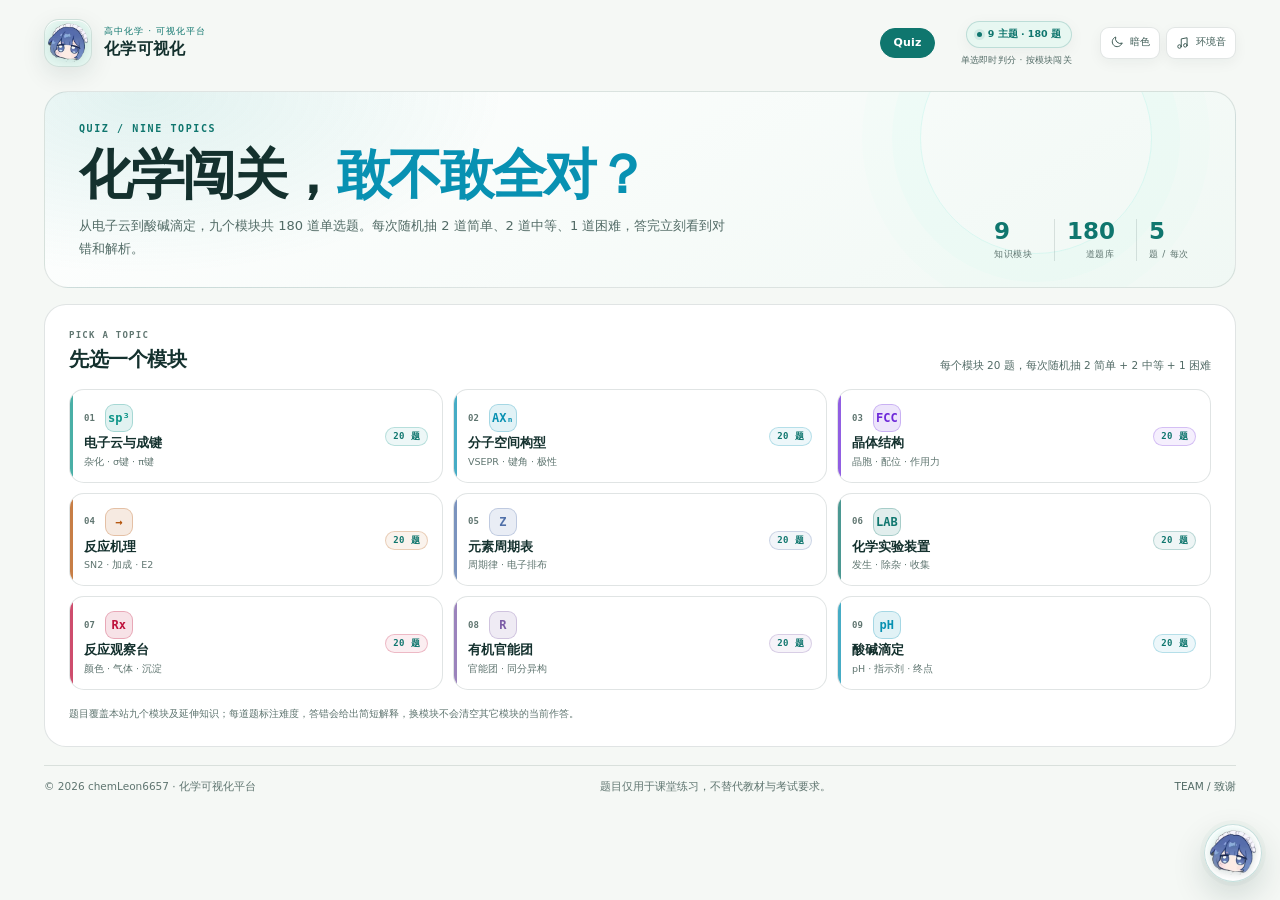
<file: quiz.html>
<!DOCTYPE html>
<html lang="zh-CN" data-theme="light">
<head>
  <meta charset="UTF-8" />
  <meta name="viewport" content="width=device-width, initial-scale=1.0" />
  <meta name="theme-color" content="#f5f8f5" />
  <title>化学闯关 Quiz · 化学可视化</title>
  <meta name="description" content="按九个知识模块练习高中化学：电子云与成键、分子构型、晶体结构、反应机理、元素周期表、实验装置、反应观察、有机官能团和酸碱滴定。" />
  <link rel="icon" href="favicon-whale.png" type="image/png" />
  <link rel="apple-touch-icon" href="whale-icon.png" />
  <link rel="stylesheet" href="site-theme.css" />
  <style>
    :root{
      --q-bg:#04070f;--q-panel:#0a1724;--q-panel-2:#0d1e2d;
      --q-text:#e8f7ff;--q-muted:#9fb8c8;--q-dim:#7e9bad;
      --q-line:rgba(148,163,184,.16);--q-accent:#5eead4;--q-accent-2:#67e8f9;
    }
    html[data-theme="light"]{
      --q-bg:#f5f8f5;--q-panel:#ffffff;--q-panel-2:#eef7f3;
      --q-text:#14312e;--q-muted:#526b66;--q-dim:#5f7570;
      --q-line:rgba(20,49,46,.13);--q-accent:#0f766e;--q-accent-2:#0891b2;
    }
    *{box-sizing:border-box}
    html,body{margin:0;min-height:100%}
    body{
      background:var(--q-bg);color:var(--q-text);
      font-family:"Inter","Noto Sans SC","Microsoft YaHei",system-ui,-apple-system,sans-serif;
      -webkit-font-smoothing:antialiased;
      background-image:
        radial-gradient(900px 560px at 8% -10%,rgba(13,148,136,.14),transparent 64%),
        radial-gradient(760px 520px at 100% 0%,rgba(109,40,217,.10),transparent 66%);
      background-attachment:fixed;
    }
    .shell{max-width:1240px;margin:0 auto;padding:0 24px 24px}
    .site-header{
      position:relative;z-index:10;display:flex;align-items:center;justify-content:space-between;
      gap:20px;padding:18px 0 22px;
    }
    .brand{display:flex;align-items:center;gap:12px;text-decoration:none;color:inherit;min-width:0}
    .brand-mark{
      width:48px;height:48px;border-radius:15px;flex:0 0 auto;display:grid;place-items:center;
      background:linear-gradient(145deg,rgba(103,232,249,.16),rgba(94,234,212,.06));
      border:1px solid rgba(148,163,184,.2);overflow:hidden;
    }
    .brand-mark img{width:40px;height:40px;object-fit:contain;display:block}
    .brand-kicker{font-size:9px;letter-spacing:.12em;color:var(--q-dim);text-transform:uppercase;line-height:1.4}
    .brand-name{font-size:16px;font-weight:750;letter-spacing:.02em;line-height:1.35}
    .header-meta{display:flex;flex-direction:column;align-items:flex-end;gap:6px;padding-top:3px;flex:0 0 auto}
    .meta-pill{
      display:inline-flex;align-items:center;gap:6px;height:27px;padding:0 10px;
      border:1px solid rgba(94,234,212,.2);border-radius:999px;
      background:rgba(94,234,212,.06);color:#bdfbf1;font-size:9.5px;font-weight:600;
    }
    .meta-pill::before{content:"";width:5px;height:5px;border-radius:50%;background:#5eead4;box-shadow:0 0 0 3px rgba(94,234,212,.1)}
    .meta-note{font-size:9px;color:var(--q-dim);letter-spacing:.03em}
    html[data-theme="light"] .meta-pill{background:#e7f7f1;border-color:rgba(15,118,110,.2);color:#0f766e}
    html[data-theme="light"] .meta-pill::before{background:#0f766e;box-shadow:0 0 0 3px rgba(15,118,110,.1)}
    html[data-theme="light"] .site-header .brand-mark{background:#e7f7f1;border-color:rgba(20,49,46,.12)}

    .quiz-main{padding-top:2px}
    .quiz-hero{
      position:relative;display:flex;align-items:flex-end;justify-content:space-between;gap:24px;
      padding:30px 34px 26px;margin-bottom:16px;border:1px solid var(--q-line);border-radius:24px;
      background:
        radial-gradient(520px 260px at 8% 0%,rgba(94,234,212,.12),transparent 70%),
        linear-gradient(150deg,rgba(14,34,48,.92),rgba(7,16,27,.88));
      overflow:hidden;
    }
    html[data-theme="light"] .quiz-hero{
      background:
        radial-gradient(520px 260px at 8% 0%,rgba(13,148,136,.12),transparent 70%),
        linear-gradient(150deg,#ffffff,#f0f8f4);
      border-color:rgba(20,49,46,.12);
    }
    .quiz-hero::after{
      content:"";position:absolute;right:7%;top:-70px;width:230px;height:230px;border-radius:50%;
      border:1px solid rgba(94,234,212,.18);box-shadow:0 0 0 28px rgba(94,234,212,.03),0 0 0 58px rgba(94,234,212,.02);
      pointer-events:none;
    }
    .quiz-kicker{font:650 10px/1.4 var(--mono,ui-monospace,monospace);letter-spacing:.16em;color:var(--q-accent);text-transform:uppercase;margin-bottom:10px}
    .quiz-hero h1{font-size:clamp(34px,4.2vw,56px);line-height:1.08;letter-spacing:-.045em;margin:0 0 10px;font-weight:800}
    .quiz-hero h1 span{color:var(--q-accent-2)}
    .quiz-hero p{max-width:650px;margin:0;color:var(--q-muted);font-size:13px;line-height:1.8}
    .quiz-stats{display:flex;gap:9px;flex-wrap:wrap;position:relative;z-index:1;flex:0 0 auto}
    .quiz-stats b{
      display:block;font-size:23px;line-height:1.1;color:var(--q-accent);font-weight:800;
    }
    .quiz-stats span{display:block;margin-top:4px;font-size:9px;color:var(--q-dim);letter-spacing:.08em;text-align:right}
    .quiz-stats div{padding:0 12px;border-left:1px solid var(--q-line)}
    .quiz-stats div:first-child{border-left:0;padding-left:0}

    .quiz-view{border:1px solid var(--q-line);border-radius:22px;background:var(--q-panel);padding:24px;min-height:420px}
    .quiz-view.hidden{display:none}
    .view-head{display:flex;align-items:flex-end;justify-content:space-between;gap:14px;margin-bottom:16px}
    .view-head h2{margin:5px 0 0;font-size:20px;letter-spacing:-.02em}
    .view-kicker{font:650 9px/1.4 var(--mono,ui-monospace,monospace);letter-spacing:.14em;color:var(--q-dim)}
    .view-head p{margin:0;color:var(--q-muted);font-size:10.5px}
    .module-grid{display:grid;grid-template-columns:repeat(3,minmax(0,1fr));gap:10px}
    .q-module{
      position:relative;display:grid;grid-template-columns:auto 1fr auto;grid-template-areas:
        "num icon meta" "name name meta" "tag tag meta";
      align-items:center;gap:2px 10px;text-align:left;width:100%;
      padding:14px 14px 13px;border-radius:15px;border:1px solid var(--q-line);
      background:var(--q-panel);color:var(--q-text);cursor:pointer;font:inherit;
      transition:transform .18s ease,border-color .18s ease,background .18s ease,box-shadow .18s ease;
      overflow:hidden;
    }
    .q-module::before{content:"";position:absolute;left:0;top:0;bottom:0;width:3px;background:var(--mc,var(--q-accent));opacity:.75}
    .q-module:hover{transform:translateY(-2px);border-color:color-mix(in srgb,var(--mc,var(--q-accent)) 45%,var(--q-line));box-shadow:0 12px 26px rgba(0,0,0,.10)}
    html[data-theme="light"] .q-module:hover{box-shadow:0 12px 24px rgba(20,49,46,.08)}
    .q-module-num{grid-area:num;font:650 9px/1 var(--mono,monospace);color:var(--q-dim)}
    .q-module-icon{
      grid-area:icon;width:28px;height:28px;border-radius:9px;display:grid;place-items:center;
      color:var(--mc,var(--q-accent));background:color-mix(in srgb,var(--mc,var(--q-accent)) 12%,transparent);
      font:800 12px/1 var(--mono,monospace);border:1px solid color-mix(in srgb,var(--mc,var(--q-accent)) 28%,transparent);
    }
    .q-module strong{grid-area:name;font-size:13px;font-weight:750;line-height:1.4}
    .q-module small{grid-area:tag;color:var(--q-dim);font-size:9.5px;line-height:1.5}
    .q-module em{
      grid-area:meta;justify-self:end;color:var(--q-accent);font:650 9px/1 var(--mono,monospace);
      letter-spacing:.04em;padding:4px 7px;border:1px solid color-mix(in srgb,var(--mc,var(--q-accent)) 24%,transparent);
      border-radius:999px;background:color-mix(in srgb,var(--mc,var(--q-accent)) 7%,transparent);white-space:nowrap;
    }
    .q-note{margin:15px 0 0;color:var(--q-dim);font-size:10px;line-height:1.7}

    .question-top{display:flex;align-items:center;gap:12px;flex-wrap:wrap;margin-bottom:12px}
    .q-back{
      border:1px solid var(--q-line);background:transparent;color:var(--q-muted);
      border-radius:999px;height:28px;padding:0 10px;font:inherit;font-size:10px;cursor:pointer;
    }
    .q-back:hover{color:var(--q-accent);border-color:color-mix(in srgb,var(--q-accent) 35%,var(--q-line))}
    .q-module-name{font-size:11px;font-weight:700;color:var(--q-text)}
    .q-progress-text{margin-left:auto;color:var(--q-dim);font:600 9.5px/1 var(--mono,monospace)}
    .q-progress{height:4px;border-radius:999px;background:var(--q-panel-2);overflow:hidden;margin-bottom:18px}
    .q-progress i{display:block;height:100%;width:0;border-radius:inherit;background:linear-gradient(90deg,var(--q-accent),var(--q-accent-2));transition:width .28s ease}
    .question-card{max-width:780px}
    .q-diff{display:inline-flex;align-items:center;margin-left:8px;padding:2px 7px;border-radius:999px;font-size:9px;font-weight:700;letter-spacing:.08em;vertical-align:2px;border:1px solid transparent}
    .q-diff.easy{color:#0f766e;background:rgba(15,118,110,.10);border-color:rgba(15,118,110,.22)}
    .q-diff.medium{color:#b45309;background:rgba(180,83,9,.10);border-color:rgba(180,83,9,.24)}
    .q-diff.hard{color:#be123c;background:rgba(190,18,60,.10);border-color:rgba(190,18,60,.24)}
    .question-index{font:650 9px/1 var(--mono,monospace);letter-spacing:.14em;color:var(--q-accent);margin-bottom:9px}
    .question-card h2{font-size:clamp(19px,2.2vw,25px);line-height:1.55;margin:0 0 16px;letter-spacing:-.01em;font-weight:750}
    .option-list{display:grid;gap:8px}
    .q-option{
      display:flex;align-items:flex-start;gap:10px;width:100%;text-align:left;
      padding:11px 12px;border:1px solid var(--q-line);border-radius:12px;background:transparent;
      color:var(--q-text);font:inherit;font-size:12px;line-height:1.65;cursor:pointer;
      transition:border-color .16s ease,background .16s ease,transform .16s ease;
    }
    .q-option:hover:not(:disabled){border-color:color-mix(in srgb,var(--q-accent) 40%,var(--q-line));background:color-mix(in srgb,var(--q-accent) 5%,transparent);transform:translateX(2px)}
    .q-option:disabled{cursor:default;opacity:.72}
    .q-letter{
      flex:0 0 auto;width:22px;height:22px;border-radius:7px;display:grid;place-items:center;
      border:1px solid var(--q-line);color:var(--q-dim);font:700 9px/1 var(--mono,monospace);
    }
    .q-option.correct{border-color:rgba(16,185,129,.55);background:rgba(16,185,129,.12);opacity:1}
    .q-option.correct .q-letter{border-color:rgba(16,185,129,.5);color:#065f46;background:#d1fae5}
    .q-option.wrong{border-color:rgba(244,63,94,.42);background:rgba(244,63,94,.09);opacity:1}
    .q-option.wrong .q-letter{border-color:rgba(244,63,94,.35);color:#be123c;background:#ffe4e6}
    html[data-theme="dark"] .q-option.correct .q-letter{color:#d1fae5;background:rgba(6,95,70,.4)}
    html[data-theme="dark"] .q-option.wrong .q-letter{color:#ffe4e6;background:rgba(159,18,57,.3)}
    .q-feedback{
      margin-top:12px;padding:11px 13px;border-radius:11px;border:1px solid var(--q-line);
      background:var(--q-panel-2);font-size:11px;line-height:1.75;color:var(--q-muted);
    }
    .q-feedback strong{display:block;font-size:10.5px;letter-spacing:.02em;margin-bottom:3px}
    .q-feedback.ok strong{color:var(--q-accent)}
    .q-feedback.no strong{color:#fb7185}
    .q-feedback[hidden]{display:none}
    .q-next{
      margin-top:13px;height:36px;padding:0 18px;border:0;border-radius:10px;cursor:pointer;
      background:var(--q-accent);color:#fff;font:750 11px/1 "Inter","Microsoft YaHei",sans-serif;
      display:inline-flex;align-items:center;gap:8px;
    }
    html[data-theme="dark"] .q-next{color:#fff}
    .q-next:hover{filter:brightness(1.06)}
    .q-next[hidden]{display:none}

    .result{max-width:720px;margin:0 auto;text-align:center;padding:22px 0 10px}
    .result-badge{font:650 9px/1 var(--mono,monospace);letter-spacing:.15em;color:var(--q-accent);margin-bottom:12px}
    .result h2{margin:0 0 6px;font-size:clamp(30px,4vw,46px);letter-spacing:-.04em}
    .result h2 .heisenberg{
      color:var(--q-accent);background:rgba(15,118,110,.13);border-radius:8px;padding:0 5px;
      text-decoration:underline;text-decoration-thickness:3px;text-underline-offset:5px;
    }
    html[data-theme="dark"] .result h2 .heisenberg{color:#67e8f9;background:rgba(94,234,212,.12)}
    .result .score{font-size:18px;color:var(--q-muted);margin:0 0 18px}
    .result .score b{font-size:34px;color:var(--q-accent)}
    .result p{color:var(--q-muted);font-size:12px;line-height:1.8;margin:0 auto 18px;max-width:540px}
    .result-actions{display:flex;gap:9px;justify-content:center;flex-wrap:wrap}
    .result-actions button{
      height:36px;padding:0 16px;border-radius:10px;border:1px solid var(--q-line);
      background:transparent;color:var(--q-text);font:inherit;font-size:11px;cursor:pointer;
    }
    .result-actions button.primary{background:var(--q-accent);border-color:var(--q-accent);color:#fff;font-weight:750}

    .site-footer{margin-top:18px;padding-top:14px;border-top:1px solid var(--q-line);color:var(--q-dim);font-size:10px;display:flex;flex-wrap:wrap;gap:6px 18px;justify-content:space-between}
    .site-footer strong{color:var(--q-text);font-weight:700}
    .site-footer a{color:var(--q-accent);text-decoration:none}

    @media (max-width:900px){
      .module-grid{grid-template-columns:repeat(2,minmax(0,1fr))}
      .quiz-hero{align-items:flex-start;flex-direction:column;padding:24px}
      .quiz-stats{padding-top:4px}
    }
    @media (max-width:680px){
      .shell{padding:0 14px 18px}
      .site-header{padding:14px 0 16px}
      .header-meta{display:none}
      .quiz-hero{padding:20px 18px;border-radius:18px}
      .quiz-view{padding:16px;border-radius:17px}
      .module-grid{grid-template-columns:1fr}
      .quiz-stats span{text-align:left}
      .q-module em{font-size:8.5px}
      .question-card h2{font-size:18px}
      .q-option{font-size:11.5px}
      .q-progress-text{margin-left:0;width:100%}
    }
  </style>
</head>
<body data-palette="nc">
  <div class="shell">
    <header class="site-header">
      <a class="brand" href="./" aria-label="返回化学可视化首页">
        <div class="brand-mark" aria-hidden="true"><img src="whale-icon.png" alt="" width="40" height="40" decoding="async" /></div>
        <div>
          <div class="brand-kicker">高中化学 · 可视化平台</div>
          <div class="brand-name">化学可视化</div>
        </div>
      </a>
      <div class="header-meta">
        <div class="meta-pill">9 主题 · 180 题</div>
        <div class="meta-note">单选即时判分 · 按模块闯关</div>
      </div>
    </header>

    <main class="quiz-main">
      <section class="quiz-hero" aria-labelledby="quiz-title">
        <div>
          <div class="quiz-kicker">QUIZ / NINE TOPICS</div>
          <h1 id="quiz-title">化学闯关，<span>敢不敢全对？</span></h1>
          <p>从电子云到酸碱滴定，九个模块共 180 道单选题。每次随机抽 2 道简单、2 道中等、1 道困难，答完立刻看到对错和解析。</p>
        </div>
        <div class="quiz-stats" aria-label="Quiz 概况">
          <div><b>9</b><span>知识模块</span></div>
          <div><b>180</b><span>道题库</span></div>
          <div><b>5</b><span>题 / 每次</span></div>
        </div>
      </section>

      <section class="quiz-view" id="moduleView" aria-labelledby="module-title">
        <div class="view-head">
          <div>
            <div class="view-kicker">PICK A TOPIC</div>
            <h2 id="module-title">先选一个模块</h2>
          </div>
          <p>每个模块 20 题，每次随机抽 2 简单 + 2 中等 + 1 困难</p>
        </div>
        <div class="module-grid" id="moduleGrid"></div>
        <p class="q-note">题目覆盖本站九个模块及延伸知识；每道题标注难度，答错会给出简短解释，换模块不会清空其它模块的当前作答。</p>
      </section>

      <section class="quiz-view hidden" id="questionView" aria-live="polite">
        <div class="question-top">
          <button class="q-back" id="backBtn" type="button">← 换模块</button>
          <span class="q-module-name" id="currentModuleName"></span>
          <span class="q-progress-text" id="progressText"></span>
        </div>
        <div class="q-progress" aria-hidden="true"><i id="progressBar"></i></div>
        <div class="question-card">
          <div class="question-index" id="questionIndex"></div>
          <h2 id="questionText"></h2>
          <div class="option-list" id="optionList"></div>
          <div class="q-feedback" id="feedback" hidden></div>
          <button class="q-next" id="nextBtn" type="button" hidden>下一题 <span aria-hidden="true">→</span></button>
        </div>
      </section>

      <section class="quiz-view hidden" id="resultView" aria-live="polite">
        <div class="result">
          <div class="result-badge">MODULE COMPLETE</div>
          <h2 id="resultTitle"></h2>
          <p class="score">得分 <b id="resultScore">0</b> / <span id="resultTotal">5</span></p>
          <p id="resultNote"></p>
          <div class="result-actions">
            <button class="primary" id="retryBtn" type="button">再练一次</button>
            <button id="backToModulesBtn" type="button">选择其他模块</button>
          </div>
        </div>
      </section>
    </main>

    <footer class="site-footer">
      <span>© 2026 chemLeon6657 · 化学可视化平台</span>
      <span>题目仅用于课堂练习，不替代教材与考试要求。</span>
    </footer>
  </div>

  <script src="platform-shell.js" defer></script>
  <script src="site-ui.js" defer></script>
  <script src="quiz-bank.js"></script>
  <script>
  (() => {
    const MODULES = window.QUIZ_BANK || [];

    const RESULT_COPY = {
      high: {
        titles: ["差一题，就满壳层。", "离满分只差一题。", "这成绩，能稳定存在。"],
        note: "四题正确，一道题还需要回看解析；别让一个小漏洞变成系统性误差。"
      },
      mid: {
        titles: ["三题正确，键能还差一点。", "半程反应，尚未到峰值。", "基础已经成键了。"],
        note: "三题正确，另外两题回到对应模块，把结构、条件或公式再看一遍。"
      },
      low: {
        titles: ["这次先补活化能。", "电子要一层层填。", "先把反应物认全。"],
        note: "先把对应模块的 3D 图、反应条件和公式过一遍，再回来答一次。"
      }
    };

    const grid = document.getElementById("moduleGrid");
    const moduleView = document.getElementById("moduleView");
    const questionView = document.getElementById("questionView");
    const resultView = document.getElementById("resultView");
    const currentModuleName = document.getElementById("currentModuleName");
    const progressText = document.getElementById("progressText");
    const progressBar = document.getElementById("progressBar");
    const questionIndex = document.getElementById("questionIndex");
    const questionText = document.getElementById("questionText");
    const optionList = document.getElementById("optionList");
    const feedback = document.getElementById("feedback");
    const nextBtn = document.getElementById("nextBtn");
    let current = null, qi = 0, score = 0, answered = false;

    function show(view){
      for(const v of [moduleView, questionView, resultView]) v.classList.toggle("hidden", v !== view);
      window.scrollTo({top: Math.max(0, view.getBoundingClientRect().top + window.scrollY - 90), behavior: "smooth"});
    }

    function renderModules(){
      grid.innerHTML = MODULES.map((m, i) => `
        <button class="q-module" type="button" data-id="${m.id}" style="--mc:${m.color}">
          <span class="q-module-num">${String(i + 1).padStart(2, "0")}</span>
          <span class="q-module-icon" aria-hidden="true">${m.symbol}</span>
          <strong>${m.title}</strong>
          <small>${m.tag}</small>
          <em>20 题</em>
        </button>`).join("");
    }

    function shuffled(list){
      const a = list.slice();
      for(let i=a.length-1;i>0;i--){
        const j = Math.floor(Math.random() * (i + 1));
        [a[i], a[j]] = [a[j], a[i]];
      }
      return a;
    }

    function pickQuestions(pool){
      const by = {easy: [], medium: [], hard: []};
      for(const q of pool){
        const d = by[q.diff] ? q.diff : "medium";
        by[d].push(q);
      }
      // 固定顺序：2 简单 → 2 中等 → 1 困难。
      const picked = [
        ...shuffled(by.easy).slice(0, 2),
        ...shuffled(by.medium).slice(0, 2),
        ...shuffled(by.hard).slice(0, 1)
      ];
      // 极端情况下题库不足 5 题时，从剩余题中补齐，避免出现 0 题。
      if(picked.length < 5){
        const rest = shuffled(pool.filter(q => !picked.includes(q)));
        picked.push(...rest.slice(0, 5 - picked.length));
      }
      return picked;
    }

    function startModule(id){
      const bank = MODULES.find(m => m.id === id);
      if(!bank) return;
      current = {...bank, questions: pickQuestions(bank.questions)};
      qi = 0; score = 0; answered = false;
      show(questionView);
      renderQuestion();
    }

    function renderQuestion(){
      const q = current.questions[qi];
      answered = false;
      currentModuleName.textContent = current.title;
      progressText.textContent = `第 ${qi + 1} / ${current.questions.length} 题`;
      progressBar.style.width = `${(qi / current.questions.length) * 100}%`;
      const diffLabel = {easy: "简单", medium: "中等", hard: "困难"}[q.diff] || "中等";
      questionIndex.innerHTML = `QUESTION ${String(qi + 1).padStart(2, "0")} / ${String(current.questions.length).padStart(2, "0")} <span class="q-diff ${q.diff || "medium"}">${diffLabel}</span>`;
      questionText.textContent = q.q;
      optionList.innerHTML = q.opts.map((opt, i) => `
        <button class="q-option" type="button" data-i="${i}">
          <span class="q-letter">${"ABCD"[i]}</span><span>${opt}</span>
        </button>`).join("");
      feedback.hidden = true;
      feedback.className = "q-feedback";
      feedback.innerHTML = "";
      nextBtn.hidden = true;
      optionList.querySelectorAll(".q-option").forEach(btn => {
        btn.addEventListener("click", () => answer(Number(btn.dataset.i)));
      });
    }

    function answer(index){
      if(answered) return;
      answered = true;
      const q = current.questions[qi];
      const correct = index === q.a;
      if(correct) score++;
      optionList.querySelectorAll(".q-option").forEach((btn, i) => {
        btn.disabled = true;
        if(i === q.a) btn.classList.add("correct");
        if(i === index && !correct) btn.classList.add("wrong");
      });
      feedback.hidden = false;
      feedback.className = `q-feedback ${correct ? "ok" : "no"}`;
      feedback.innerHTML = `<strong>${correct ? "答对了" : "答错了"}</strong>${q.why}`;
      nextBtn.hidden = false;
      nextBtn.innerHTML = qi === current.questions.length - 1
        ? '查看结果 <span aria-hidden="true">→</span>'
        : '下一题 <span aria-hidden="true">→</span>';
      progressBar.style.width = `${((qi + 1) / current.questions.length) * 100}%`;
    }

    function next(){
      if(!answered) return;
      if(qi < current.questions.length - 1){ qi++; renderQuestion(); }
      else showResult();
    }

    function showResult(){
      show(resultView);
      const total = current.questions.length;
      const pct = Math.round(score / total * 100);
      const resultTitle = document.getElementById("resultTitle");
      document.getElementById("resultTotal").textContent = total;
      document.getElementById("resultScore").textContent = score;
      if(score === total){
        resultTitle.innerHTML = '你简直就是<span class="heisenberg">Heisenberg</span>！';
        document.getElementById("resultNote").textContent = "满分。五个知识点全部接通，直接去下一个模块。";
      } else {
        const tier = pct >= 75 ? "high" : pct >= 50 ? "mid" : "low";
        const copy = RESULT_COPY[tier];
        resultTitle.textContent = copy.titles[Math.floor(Math.random() * copy.titles.length)];
        document.getElementById("resultNote").textContent = copy.note;
      }
    }

    grid.addEventListener("click", (e) => {
      const card = e.target.closest(".q-module");
      if(card) startModule(card.dataset.id);
    });
    document.getElementById("backBtn").addEventListener("click", () => { show(moduleView); });
    document.getElementById("backToModulesBtn").addEventListener("click", () => { show(moduleView); });
    document.getElementById("retryBtn").addEventListener("click", () => {
      if(!current) return;
      startModule(current.id);
    });
    nextBtn.addEventListener("click", next);

    renderModules();
    const params = new URLSearchParams(location.search);
    const initial = params.get("module");
    if(initial && MODULES.some(m => m.id === initial)) startModule(initial);
  })();
  </script>
</body>
</html>
</file>
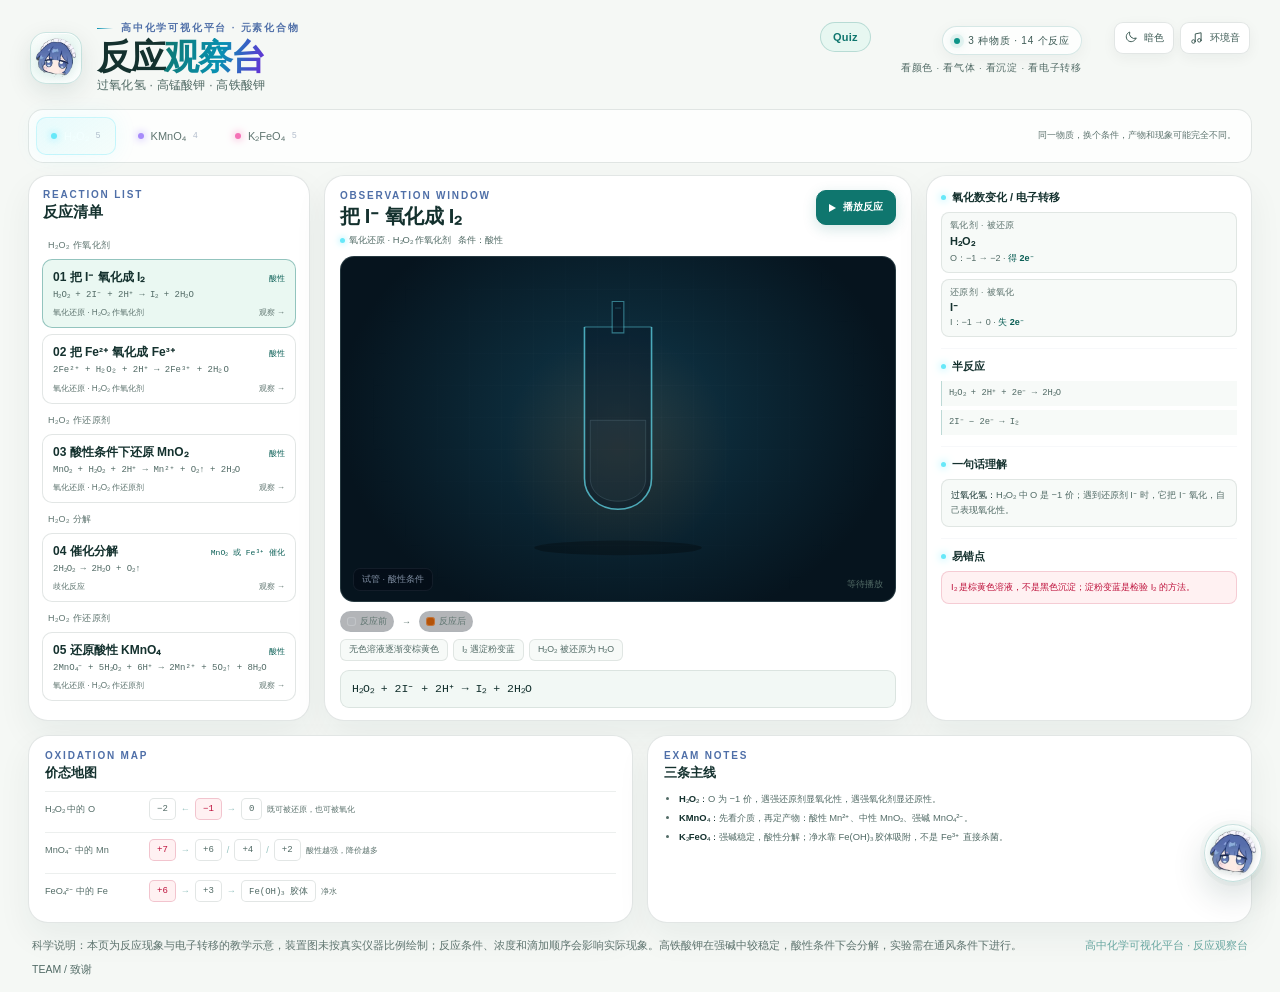
<file: reaction-gallery.html>
<!DOCTYPE html>
<html lang="zh-CN" data-theme="light">
<head>
<meta charset="UTF-8" />
<meta name="viewport" content="width=device-width, initial-scale=1.0, viewport-fit=cover" />
<meta name="theme-color" content="#f5f8f5" />
<title>反应观察台 · 过氧化氢 / 高锰酸钾 / 高铁酸钾 · 高中化学可视化平台</title>
<meta name="description" content="过氧化氢、高锰酸钾和高铁酸钾反应合集：氧化还原、电子转移、颜色变化、气体、沉淀和胶体现象。" />
<link rel="icon" href="favicon-whale.png" type="image/png" />
<link rel="apple-touch-icon" href="whale-icon.png" />
<style>
  :root{
    --bg:#04070f;--line:rgba(148,163,184,.14);--text:#eaf3ff;--muted:#8ea4c0;--dim:#5e728c;
    --cyan:#67e8f9;--teal:#5eead4;--violet:#a78bfa;--pink:#f472b6;--amber:#fbbf24;
    --mono:"Cascadia Code","SFMono-Regular",Consolas,"Liberation Mono",monospace;color-scheme:dark;
  }
  *{box-sizing:border-box}html{scroll-behavior:smooth}
  body{margin:0;min-height:100vh;background:var(--bg);color:var(--text);font-family:"Segoe UI Variable","Segoe UI","PingFang SC","Hiragino Sans GB","Microsoft YaHei",sans-serif;-webkit-font-smoothing:antialiased;text-rendering:optimizeLegibility;overflow-x:hidden}
  button{font:inherit}a{color:inherit}button,a{-webkit-tap-highlight-color:transparent}:focus-visible{outline:2px solid rgba(103,232,249,.8);outline-offset:3px}
  .page-glow{position:fixed;inset:0;z-index:-2;pointer-events:none;background:radial-gradient(920px 650px at 5% -8%,rgba(20,184,166,.15),transparent 64%),radial-gradient(1000px 760px at 98% 2%,rgba(91,33,182,.15),transparent 68%),radial-gradient(900px 700px at 55% 108%,rgba(14,116,144,.11),transparent 66%),linear-gradient(160deg,#050a14 0%,#04070f 55%,#050811 100%)}
  .page-glow::after{content:"";position:absolute;inset:0;opacity:.22;background-image:linear-gradient(rgba(148,163,184,.04) 1px,transparent 1px),linear-gradient(90deg,rgba(148,163,184,.04) 1px,transparent 1px);background-size:46px 46px;mask-image:radial-gradient(circle at 50% 38%,black,transparent 77%);-webkit-mask-image:radial-gradient(circle at 50% 38%,black,transparent 77%)}
  .shell{width:min(1660px,100%);min-height:100vh;margin:0 auto;padding:22px 28px 14px;display:flex;flex-direction:column}
  .site-header{display:flex;justify-content:space-between;align-items:flex-start;gap:24px;padding:0 2px 15px;animation:rise .7s cubic-bezier(.22,.8,.3,1) both}
  .brand{display:flex;align-items:center;gap:15px;min-width:0;color:inherit;text-decoration:none}.brand:hover{opacity:.85}
  .brand-mark{width:52px;height:52px;flex:0 0 auto;border-radius:16px;border:1px solid rgba(103,232,249,.2);background:radial-gradient(circle at 32% 24%,rgba(103,232,249,.2),transparent 55%),linear-gradient(150deg,rgba(11,28,46,.9),rgba(5,11,22,.95));box-shadow:inset 0 1px 0 rgba(255,255,255,.08),0 12px 34px rgba(0,0,0,.34);display:grid;place-items:center}
  .brand-mark svg{width:40px;height:40px}
  .kicker{display:flex;align-items:center;gap:8px;color:var(--cyan);font-size:9.5px;font-weight:650;letter-spacing:.19em;text-transform:uppercase}
  .kicker::before{content:"";width:16px;height:1px;background:linear-gradient(90deg,var(--cyan),transparent)}
  .brand h1{margin:4px 0 2px;font-size:clamp(26px,2.7vw,37px);line-height:1.05;letter-spacing:-.04em;font-weight:760}
  .brand h1 span{background:linear-gradient(105deg,#e7fdff,var(--cyan) 45%,#c4b5fd);-webkit-background-clip:text;background-clip:text;color:transparent}
  .brand p{margin:0;color:var(--muted);font-size:12px;letter-spacing:.02em}
  .header-meta{display:flex;flex-direction:column;align-items:flex-end;gap:7px;padding-top:4px;flex:0 0 auto}
  .meta-pill{display:inline-flex;align-items:center;gap:8px;height:29px;padding:0 11px;border:1px solid rgba(103,232,249,.16);border-radius:999px;background:rgba(8,20,34,.62);color:#c7e9ef;font-size:10px;letter-spacing:.08em;white-space:nowrap}
  .live-dot{width:6px;height:6px;border-radius:50%;background:var(--teal);box-shadow:0 0 0 4px rgba(94,234,212,.08),0 0 12px rgba(94,234,212,.8);animation:breathe 2.6s ease-in-out infinite}
  .meta-note{color:var(--dim);font-size:9.5px;letter-spacing:.08em}
  .substance-bar{display:flex;align-items:center;gap:7px;flex-wrap:wrap;margin-bottom:12px;padding:7px;border:1px solid rgba(148,163,184,.12);border-radius:15px;background:rgba(7,15,28,.55);animation:rise .62s .03s cubic-bezier(.22,.8,.3,1) both}
  .sub-tab{display:flex;align-items:center;gap:7px;height:38px;padding:0 14px;border:1px solid transparent;border-radius:10px;background:transparent;color:var(--dim);font-size:11px;cursor:pointer;transition:.2s;white-space:nowrap}
  .sub-tab:hover{color:#e9fdff;background:rgba(103,232,249,.055)}
  .sub-tab.active{color:#f2ffff;border-color:rgba(103,232,249,.3);background:linear-gradient(145deg,rgba(103,232,249,.14),rgba(94,234,212,.05));box-shadow:inset 0 1px 0 rgba(255,255,255,.08),0 0 24px rgba(34,211,238,.08)}
  .sub-tab .dot{width:6px;height:6px;border-radius:50%;background:var(--sub-color,#67e8f9);box-shadow:0 0 9px var(--sub-color,#67e8f9)}
  .sub-tab .count{color:rgba(148,163,184,.7);font-family:var(--mono);font-size:8.5px}
  .bar-hint{margin-left:auto;color:rgba(94,114,140,.8);font-size:8.8px;padding-right:8px}
  .workspace{display:grid;grid-template-columns:282px minmax(0,1fr) 326px;gap:14px;align-items:stretch;flex:1}
  .panel{position:relative;border:1px solid var(--line);border-radius:20px;background:radial-gradient(100% 100% at 0% 0%,rgba(103,232,249,.045),transparent 48%),linear-gradient(155deg,rgba(13,24,43,.83),rgba(7,14,27,.72));box-shadow:0 22px 60px rgba(0,0,0,.22),inset 0 1px 0 rgba(255,255,255,.045);backdrop-filter:blur(18px);-webkit-backdrop-filter:blur(18px);animation:rise .62s cubic-bezier(.22,.8,.3,1) both}
  .reaction-panel{display:flex;flex-direction:column;min-height:0;padding:13px 11px 9px;overflow:hidden}
  .panel-head{display:flex;justify-content:space-between;align-items:flex-start;gap:10px;padding:0 3px 9px}
  .panel-kicker{color:var(--dim);font-size:9.2px;font-weight:650;letter-spacing:.18em;text-transform:uppercase}
  .panel-title{margin:3px 0 0;font-size:15px;line-height:1.25;font-weight:650}
  .reaction-list{overflow-y:auto;min-height:0;padding:1px 2px 4px;scrollbar-width:thin;scrollbar-color:rgba(103,232,249,.18) transparent}
  .reaction-list::-webkit-scrollbar{width:4px}.reaction-list::-webkit-scrollbar-thumb{background:rgba(103,232,249,.18);border-radius:99px}
  .reaction-group{margin:3px 0 5px;padding:4px 6px 2px;color:rgba(94,114,140,.85);font-size:9px;letter-spacing:.06em}
  .reaction-card{display:block;width:100%;padding:9px 10px;margin-bottom:6px;border:1px solid rgba(148,163,184,.11);border-radius:10px;background:rgba(4,10,20,.31);color:inherit;text-align:left;cursor:pointer;transition:.18s}
  .reaction-card:hover{border-color:rgba(103,232,249,.28);background:rgba(103,232,249,.045)}
  .reaction-card.active{border-color:rgba(103,232,249,.4);background:linear-gradient(140deg,rgba(103,232,249,.1),rgba(94,234,212,.025));box-shadow:inset 0 1px 0 rgba(255,255,255,.04)}
  .card-top{display:flex;justify-content:space-between;gap:6px;align-items:baseline}.card-title{color:#e4f7ff;font-size:12px;font-weight:600;line-height:1.35}.card-num{color:rgba(103,232,249,.55);font-family:var(--mono);font-size:8px;white-space:nowrap}
  .card-eq{margin:4px 0 0;color:rgba(192,215,234,.78);font-family:var(--mono);font-size:9px;line-height:1.45;display:-webkit-box;-webkit-line-clamp:2;-webkit-box-orient:vertical;overflow:hidden;word-break:break-word}
  .card-bottom{display:flex;align-items:center;justify-content:space-between;gap:6px;margin-top:5px}.card-cond{color:var(--dim);font-size:8.2px}.card-kind{color:rgba(103,232,249,.62);font-size:8.2px;white-space:nowrap}
  .observation-panel{display:flex;flex-direction:column;min-width:0;min-height:0;padding:14px 15px 12px;overflow:hidden}
  .obs-head{display:flex;justify-content:space-between;align-items:flex-start;gap:12px;margin-bottom:9px}
  .obs-title{margin:3px 0 0;font-size:20px;line-height:1.25;font-weight:660;letter-spacing:-.02em}.obs-title span{color:var(--obs-color,#67e8f9)}
  .obs-meta{display:flex;align-items:center;gap:7px;flex-wrap:wrap;margin-top:5px;color:var(--dim);font-size:9.4px}.obs-meta span{display:inline-flex;align-items:center;gap:4px}.obs-meta i{width:5px;height:5px;border-radius:50%;background:var(--obs-color,#67e8f9);box-shadow:0 0 7px var(--obs-color,#67e8f9)}
  .play-btn{display:inline-flex;align-items:center;justify-content:center;gap:7px;height:35px;padding:0 12px;flex:0 0 auto;border:1px solid rgba(103,232,249,.28);border-radius:10px;background:linear-gradient(145deg,rgba(103,232,249,.14),rgba(94,234,212,.045));color:#eaffff;font-size:9.5px;font-weight:600;cursor:pointer;transition:.2s}
  .play-btn:hover{border-color:rgba(103,232,249,.5);box-shadow:0 0 22px rgba(34,211,238,.1)}.play-btn:disabled{opacity:.6;cursor:default}
  .play-icon{width:0;height:0;border-top:4.5px solid transparent;border-bottom:4.5px solid transparent;border-left:7px solid currentColor}
  .obs-stage{position:relative;flex:1;min-height:310px;border:1px solid rgba(148,163,184,.1);border-radius:14px;background:radial-gradient(70% 90% at 50% 45%,rgba(12,47,68,.33),transparent 70%),linear-gradient(180deg,rgba(4,11,22,.4),rgba(4,9,18,.7));overflow:hidden;isolation:isolate}
  .obs-stage::before{content:"";position:absolute;inset:0;background-image:linear-gradient(rgba(148,163,184,.035) 1px,transparent 1px),linear-gradient(90deg,rgba(148,163,184,.035) 1px,transparent 1px);background-size:32px 32px;mask-image:radial-gradient(circle at 50% 45%,black,transparent 78%);-webkit-mask-image:radial-gradient(circle at 50% 45%,black,transparent 78%);pointer-events:none}
  #scene{position:absolute;inset:0;z-index:1;display:flex;align-items:center;justify-content:center}
  .lab-svg{width:100%;height:100%;display:block;overflow:visible}
  .stage-caption{position:absolute;left:12px;bottom:10px;z-index:3;padding:4px 8px;border:1px solid rgba(148,163,184,.1);border-radius:7px;background:rgba(4,10,20,.55);color:rgba(148,163,184,.85);font-size:9px;backdrop-filter:blur(8px);pointer-events:none}
  .stage-status{position:absolute;right:12px;bottom:10px;z-index:3;color:rgba(103,232,249,.78);font-size:9px;pointer-events:none}
  .swatches{display:flex;align-items:center;gap:8px;flex-wrap:wrap;margin-top:9px;font-size:9px;color:var(--dim)}
  .swatch-item{display:inline-flex;align-items:center;gap:4px;padding:3px 6px;border:1px solid rgba(148,163,184,.1);border-radius:999px;background:rgba(4,10,20,.3)}
  .swatch{width:9px;height:9px;border-radius:3px;box-shadow:inset 0 0 0 1px rgba(255,255,255,.2)}
  .phenomena{display:flex;flex-wrap:wrap;gap:5px;margin-top:7px;min-height:21px}
  .phen{display:inline-flex;align-items:center;height:22px;padding:0 8px;border:1px solid rgba(148,163,184,.1);border-radius:6px;background:rgba(4,10,20,.28);color:rgba(190,215,235,.86);font-size:8.8px}
  .equation-bar{margin-top:9px;padding:9px 11px;border:1px solid rgba(148,163,184,.1);border-radius:9px;background:rgba(4,10,20,.32);color:#e7fbff;font-family:var(--mono);font-size:11.5px;line-height:1.55;word-break:break-word}
  .analysis-panel{display:flex;flex-direction:column;gap:0;min-height:0;padding:14px;overflow-y:auto;scrollbar-width:thin;scrollbar-color:rgba(103,232,249,.16) transparent}
  .analysis-panel::-webkit-scrollbar{width:4px}.analysis-panel::-webkit-scrollbar-thumb{background:rgba(103,232,249,.16);border-radius:99px}
  .analysis-section{padding-bottom:11px;margin-bottom:10px;border-bottom:1px solid rgba(148,163,184,.075)}.analysis-section:last-child{border-bottom:0;margin-bottom:0;padding-bottom:0}
  .analysis-title{display:flex;align-items:center;gap:6px;color:#dff8ff;font-size:11px;font-weight:600;margin-bottom:7px}.analysis-title i{width:5px;height:5px;border-radius:50%;background:var(--obs-color,#67e8f9);box-shadow:0 0 8px var(--obs-color,#67e8f9)}
  .electron-grid{display:grid;gap:6px}
  .electron-card{padding:7px 8px;border:1px solid rgba(148,163,184,.1);border-radius:8px;background:rgba(4,10,20,.3)}
  .electron-card .ec-label{display:block;color:var(--dim);font-size:8.5px;letter-spacing:.05em}.electron-card strong{display:block;margin-top:2px;color:#e5f9ff;font-size:11px;font-weight:600}.electron-card p{margin:3px 0 0;color:#9fb7ce;font-size:9px;line-height:1.45}.electron-card p b{color:#bdfbf1;font-weight:550}
  .media-table{width:100%;border-collapse:collapse;font-size:9px}.media-table th{color:var(--dim);font-weight:500;text-align:left;padding:4px 3px;border-bottom:1px solid rgba(148,163,184,.1)}.media-table td{padding:5px 3px;border-bottom:1px solid rgba(148,163,184,.06);color:#c8deed;line-height:1.4}.media-table td:first-child{display:flex;align-items:center;gap:4px}.media-dot{width:6px;height:6px;border-radius:50%;flex:0 0 auto}.media-table .m-product{color:#efffff;font-weight:600}
  .half-list{display:grid;gap:4px;margin-top:2px}.half-item{padding:6px 7px;border-left:1px solid rgba(103,232,249,.24);background:rgba(4,10,20,.25);color:rgba(195,225,238,.86);font-family:var(--mono);font-size:8.8px;line-height:1.45;word-break:break-word}
  .analysis-note{margin:0;padding:8px 9px;border:1px solid rgba(148,163,184,.09);border-radius:8px;background:rgba(4,10,20,.3);color:var(--dim);font-size:9.3px;line-height:1.6}.analysis-note strong{color:#e7f8ff;font-weight:550}
  .caution{color:#fbcfe8;border-color:rgba(244,114,182,.18);background:rgba(244,114,182,.045)}
  .bottom-grid{display:grid;grid-template-columns:1fr 1fr;gap:14px;margin-top:14px}
  .map-panel,.tips-panel{padding:14px 16px}
  .map-title,.tips-title{margin:3px 0 9px;font-size:13px;font-weight:650}
  .map-rows{display:grid;gap:6px}.map-row{display:grid;grid-template-columns:96px minmax(0,1fr);gap:8px;align-items:center;padding:6px 0;border-top:1px solid rgba(148,163,184,.06);font-size:9.2px}.map-name{color:var(--dim)}.map-chain{display:flex;align-items:center;gap:5px;flex-wrap:wrap;color:#d7ecf8}.state{display:inline-flex;align-items:center;height:22px;padding:0 7px;border:1px solid rgba(148,163,184,.12);border-radius:5px;font-family:var(--mono);font-size:9px}.arrow{color:rgba(103,232,249,.35)}.state.hot{color:#fbcfe8;border-color:rgba(244,114,182,.22);background:rgba(244,114,182,.05)}
  .tips-list{margin:0;padding-left:15px;color:var(--dim);font-size:9.4px;line-height:1.7}.tips-list li{margin:3px 0}.tips-list b{color:#d9fbff;font-weight:550}
  .site-footer{display:flex;justify-content:space-between;gap:22px;padding:14px 4px 0;color:rgba(94,114,140,.9);font-size:8.8px;line-height:1.55}.site-footer p{margin:0;max-width:1000px}.footer-tag{flex:0 0 auto;color:rgba(103,232,249,.48);white-space:nowrap}
  @keyframes rise{from{opacity:0;transform:translateY(10px)}to{opacity:1;transform:translateY(0)}}@keyframes breathe{0%,100%{opacity:.65;transform:scale(.9)}50%{opacity:1;transform:scale(1.12)}}
  @keyframes bubbleUp{0%{opacity:0;transform:translateY(0)}18%{opacity:.8}100%{opacity:0;transform:translateY(-115px)}}
  @keyframes settle{0%{opacity:0;transform:translateY(-18px)}30%{opacity:.8}100%{opacity:.8;transform:translateY(0)}}
  @keyframes dropFall{0%{opacity:0;transform:translateY(-15px)}25%{opacity:.9}100%{opacity:0;transform:translateY(95px)}}
  @keyframes flamePulse{0%,100%{transform:scaleY(.9);opacity:.7}50%{transform:scaleY(1.08);opacity:1}}
  @keyframes laserPulse{0%,100%{opacity:.65}50%{opacity:1}}
  @keyframes impurityMove{0%{opacity:.2;transform:translate(0,0)}100%{opacity:.9;transform:translate(var(--dx,0),var(--dy,0))}}
  .scene .liquid{fill:var(--liquid-start);transition:fill 1.7s ease;stroke:rgba(190,240,255,.18);stroke-width:1}
  .scene.playing .liquid,.scene.played .liquid{fill:var(--liquid-end)}
  .scene .bubble{opacity:0;fill:var(--gas,#a5f3fc)}.scene.playing .bubble{animation:bubbleUp var(--dur,1.9s) ease-in infinite;animation-delay:var(--delay,0s)}.scene.played .bubble{opacity:.5;animation:none}
  .scene .ppt{opacity:0}.scene.playing .ppt{animation:settle 1.4s ease forwards;animation-delay:var(--delay,.3s)}.scene.played .ppt{opacity:.9;animation:none}
  .scene .ppt-layer{opacity:0;transition:opacity 1.2s ease}.scene.playing .ppt-layer,.scene.played .ppt-layer{opacity:1}
  .scene .solid{opacity:.9;transition:opacity 1.7s ease}.scene.playing .solid,.scene.played .solid{opacity:0}
  .scene .solid-main{transition:fill 1.8s ease}.scene.playing .solid-main,.scene.played .solid-main{fill:var(--solid-end)}
  .scene.playing .media-tube .liquid,.scene.played .media-tube .liquid{fill:var(--liquid-end)}
  .scene .drop{opacity:0}.scene.playing .drop{animation:dropFall 1.2s ease-in forwards}
  .scene .flame{transform-origin:center bottom}.scene.playing .flame{animation:flamePulse .55s ease-in-out infinite}
  .scene .laser{opacity:.72;transition:opacity .7s ease}.scene.playing .laser,.scene.played .laser{opacity:1;animation:laserPulse 1.5s ease-in-out infinite}
  .tyndall-dot{fill:#dffcff;filter:drop-shadow(0 0 4px #67e8f9);opacity:.75}
  .scene.playing .tyndall-dot{animation:tyndallTwinkle 1.2s ease-in-out infinite;animation-delay:var(--delay,0s)}
  @keyframes tyndallTwinkle{0%,100%{opacity:.35;r:1.4}50%{opacity:1;r:2.8}}
  .scene .impurity{opacity:0}.scene.playing .impurity{animation:impurityMove 1.7s ease-in forwards;animation-delay:var(--delay,.2s)}.scene.played .impurity{opacity:.75;animation:none}
  .scene .gas-cloud{opacity:.15;transition:opacity .6s ease}.scene.playing .gas-cloud,.scene.played .gas-cloud{opacity:.5}
  @media(max-width:1240px){.shell{padding-left:20px;padding-right:20px}.workspace{grid-template-columns:250px minmax(0,1fr) 292px}.obs-stage{min-height:290px}}
  @media(max-width:1050px){.workspace{grid-template-columns:1fr;grid-template-areas:"obs" "list" "analysis"}.reaction-panel{grid-area:list;max-height:none}.observation-panel{grid-area:obs}.analysis-panel{grid-area:analysis;max-height:none}.reaction-list{overflow:visible}.substance-bar{position:static}.bottom-grid{grid-template-columns:1fr}.analysis-panel{display:grid;grid-template-columns:1fr 1fr;gap:10px}.analysis-panel>.analysis-section{border-bottom:0;margin-bottom:0;padding-bottom:0}.analysis-panel>.analysis-section:nth-child(n+3){grid-column:1/-1}}
  @media(max-width:700px){.shell{padding:14px 12px 10px}.brand{gap:11px}.brand-mark{width:44px;height:44px;border-radius:13px}.brand-mark svg{width:34px;height:34px}.brand h1{font-size:clamp(23px,7vw,31px)}.brand p{display:none}.kicker{font-size:8.5px;letter-spacing:.14em}.header-meta{display:none}.substance-bar{gap:4px;padding:5px;border-radius:12px}.sub-tab{height:34px;padding:0 8px;font-size:9px;gap:4px}.sub-tab .count{display:none}.bar-hint{display:none}.workspace{gap:10px}.observation-panel{padding:11px;border-radius:16px}.obs-head{gap:8px}.obs-title{font-size:16px}.obs-stage{min-height:270px}.play-btn{height:32px;padding:0 9px;font-size:8.5px}.stage-caption{left:7px;bottom:7px;font-size:8px}.stage-status{right:7px;bottom:7px;font-size:8px}.equation-bar{font-size:9.5px;padding:7px 8px}.phen{font-size:8px;height:20px}.reaction-panel{padding:10px 8px;border-radius:16px;max-height:none}.reaction-card{padding:7px 8px}.card-title{font-size:10.5px}.card-eq{font-size:8.2px}.analysis-panel{padding:12px;border-radius:16px;display:block}.analysis-panel>.analysis-section{margin-bottom:10px;padding-bottom:10px;border-bottom:1px solid rgba(148,163,184,.075)}.map-panel,.tips-panel{padding:12px}.bottom-grid{gap:10px}.site-footer{flex-direction:column;gap:5px}}
  @media(prefers-reduced-motion:reduce){*,*::before,*::after{animation-duration:.001ms!important;animation-iteration-count:1!important;transition-duration:.001ms!important;scroll-behavior:auto!important}}
</style>
  <meta name="copyright" content="© 2026 chemLeon6657. All rights reserved." />
  <meta name="rights" content="All rights reserved. No copying, modification or redistribution without prior written permission." />
  <link rel="license" href="rights.html" />
  <!-- © 2026 chemLeon6657. All rights reserved. See rights.html. -->
<link rel="stylesheet" href="site-theme.css" />
<script>try{var t=localStorage.getItem("cvl-theme");document.documentElement.dataset.theme=t==="dark"?"dark":"light";}catch(e){document.documentElement.dataset.theme="light";}</script>
</head>
<body data-palette="immunology">
<div class="page-glow" aria-hidden="true"></div>
<div class="shell">
  <header class="site-header">
    <a class="brand" href="./" title="返回平台首页" aria-label="返回高中化学可视化平台首页">
      <div class="brand-mark" aria-hidden="true"><img src="whale-icon.png" alt="" width="40" height="40" decoding="async" /></div>
      <div><div class="kicker">高中化学可视化平台 · 元素化合物</div><h1>反应<span>观察台</span></h1><p>过氧化氢 · 高锰酸钾 · 高铁酸钾</p></div>
    </a>
    <div class="header-meta"><div class="meta-pill"><span class="live-dot"></span>3 种物质 · 14 个反应</div><div class="meta-note">看颜色 · 看气体 · 看沉淀 · 看电子转移</div></div>
  </header>

  <div class="substance-bar" role="group" aria-label="选择物质">
    <button class="sub-tab active" type="button" data-sub="h2o2" style="--sub-color:#67e8f9"><span class="dot"></span>H₂O₂<span class="count">5</span></button>
    <button class="sub-tab" type="button" data-sub="kmno4" style="--sub-color:#a78bfa"><span class="dot"></span>KMnO₄<span class="count">4</span></button>
    <button class="sub-tab" type="button" data-sub="k2feo4" style="--sub-color:#f472b6"><span class="dot"></span>K₂FeO₄<span class="count">5</span></button>
    <div class="bar-hint">同一物质，换个条件，产物和现象可能完全不同。</div>
  </div>

  <main class="workspace">
    <section class="panel reaction-panel">
      <div class="panel-head"><div><div class="panel-kicker">REACTION LIST</div><h2 class="panel-title">反应清单</h2></div></div>
      <div class="reaction-list" id="reactionList"></div>
    </section>

    <section class="panel observation-panel">
      <div class="obs-head">
        <div><div class="panel-kicker">OBSERVATION WINDOW</div><h2 class="obs-title" id="obsTitle">—</h2><div class="obs-meta" id="obsMeta"></div></div>
        <button class="play-btn" id="playBtn" type="button"><span class="play-icon" aria-hidden="true"></span><span id="playLabel">播放反应</span></button>
      </div>
      <div class="obs-stage" id="obsStage">
        <div id="scene" class="scene" aria-label="反应装置观察窗"></div>
        <div class="stage-caption" id="sceneCaption">试管 · 酸性条件</div>
        <div class="stage-status" id="sceneStatus">等待播放</div>
      </div>
      <div class="swatches" id="swatches"></div>
      <div class="phenomena" id="phenomena"></div>
      <div class="equation-bar" id="equationBar">—</div>
    </section>

    <aside class="panel analysis-panel">
      <div class="analysis-section">
        <div class="analysis-title"><i></i>氧化数变化 / 电子转移</div>
        <div id="electronArea"></div>
      </div>
      <div class="analysis-section">
        <div class="analysis-title"><i></i>半反应</div>
        <div class="half-list" id="halfList"></div>
      </div>
      <div class="analysis-section">
        <div class="analysis-title"><i></i>一句话理解</div>
        <p class="analysis-note" id="analysisNote"></p>
      </div>
      <div class="analysis-section">
        <div class="analysis-title"><i></i>易错点</div>
        <p class="analysis-note caution" id="cautionNote"></p>
      </div>
    </aside>
  </main>

  <section class="bottom-grid">
    <div class="panel map-panel">
      <div class="panel-kicker">OXIDATION MAP</div><h2 class="map-title">价态地图</h2>
      <div class="map-rows">
        <div class="map-row"><span class="map-name">H₂O₂ 中的 O</span><div class="map-chain"><span class="state">−2</span><span class="arrow">←</span><span class="state hot">−1</span><span class="arrow">→</span><span class="state">0</span><span style="color:var(--dim);font-size:8px">既可被还原，也可被氧化</span></div></div>
        <div class="map-row"><span class="map-name">MnO₄⁻ 中的 Mn</span><div class="map-chain"><span class="state hot">+7</span><span class="arrow">→</span><span class="state">+6</span><span class="arrow">/</span><span class="state">+4</span><span class="arrow">/</span><span class="state">+2</span><span style="color:var(--dim);font-size:8px">酸性越强，降价越多</span></div></div>
        <div class="map-row"><span class="map-name">FeO₄²⁻ 中的 Fe</span><div class="map-chain"><span class="state hot">+6</span><span class="arrow">→</span><span class="state">+3</span><span class="arrow">→</span><span class="state">Fe(OH)₃ 胶体</span><span style="color:var(--dim);font-size:8px">净水</span></div></div>
      </div>
    </div>
    <div class="panel tips-panel">
      <div class="panel-kicker">EXAM NOTES</div><h2 class="tips-title">三条主线</h2>
      <ul class="tips-list">
        <li><b>H₂O₂：</b>O 为 −1 价，遇强还原剂显氧化性，遇强氧化剂显还原性。</li>
        <li><b>KMnO₄：</b>先看介质，再定产物：酸性 Mn²⁺、中性 MnO₂、强碱 MnO₄²⁻。</li>
        <li><b>K₂FeO₄：</b>强碱稳定，酸性分解；净水靠 Fe(OH)₃ 胶体吸附，不是 Fe³⁺ 直接杀菌。</li>
      </ul>
    </div>
  </section>

  <footer class="site-footer"><p>科学说明：本页为反应现象与电子转移的教学示意，装置图未按真实仪器比例绘制；反应条件、浓度和滴加顺序会影响实际现象。高铁酸钾在强碱中较稳定，酸性条件下会分解，实验需在通风条件下进行。</p><span class="footer-tag">高中化学可视化平台 · 反应观察台</span></footer>
</div>

<script>
(() => {
  "use strict";
  const clamp=(v,a,b)=>Math.min(b,Math.max(a,v));
  const hexA=(hex,a)=>{const n=parseInt(hex.slice(1),16);return `rgba(${(n>>16)&255},${(n>>8)&255},${n&255},${a})`;};
  const CLEAR="rgba(190,240,255,.035)";
  const colorA=(c,a)=>{if(!c)return `rgba(103,232,249,${a})`;if(c[0]==="#")return hexA(c,a);if(c.startsWith("rgb("))return c.replace("rgb(","rgba(").replace(")",`,${a})`);return c;};

  const SUBS={
    h2o2:{name:"过氧化氢",formula:"H₂O₂",color:"#67e8f9",desc:"O 为 −1 价，中间价态"},
    kmno4:{name:"高锰酸钾",formula:"KMnO₄",color:"#a78bfa",desc:"Mn 为 +7 价，强氧化剂"},
    k2feo4:{name:"高铁酸钾",formula:"K₂FeO₄",color:"#f472b6",desc:"Fe 为 +6 价，强氧化性"}
  };

  const REACTIONS=[
    {
      id:"h2o2-i2",sub:"h2o2",group:"H₂O₂ 作氧化剂",
      title:"把 I⁻ 氧化成 I₂",kind:"氧化还原 · H₂O₂ 作氧化剂",
      equation:"H₂O₂ + 2I⁻ + 2H⁺ → I₂ + 2H₂O",condition:"酸性",
      scene:"tube",caption:"试管 · 酸性条件",
      colorStart:CLEAR,colorEnd:"#b45309",gas:null,
      phenomena:["无色溶液逐渐变棕黄色","I₂ 遇淀粉变蓝","H₂O₂ 被还原为 H₂O"],
      electron:{oxidant:{name:"H₂O₂",change:"O：−1 → −2",e:"得 2e⁻"},reductant:{name:"I⁻",change:"I：−1 → 0",e:"失 2e⁻"}},
      half:["H₂O₂ + 2H⁺ + 2e⁻ → 2H₂O","2I⁻ − 2e⁻ → I₂"],
      note:"H₂O₂ 中 O 是 −1 价；遇到还原剂 I⁻ 时，它把 I⁻ 氧化，自己表现氧化性。",
      caution:"I₂ 是棕黄色溶液，不是黑色沉淀；淀粉变蓝是检验 I₂ 的方法。"
    },
    {
      id:"h2o2-fe2",sub:"h2o2",group:"H₂O₂ 作氧化剂",
      title:"把 Fe²⁺ 氧化成 Fe³⁺",kind:"氧化还原 · H₂O₂ 作氧化剂",
      equation:"2Fe²⁺ + H₂O₂ + 2H⁺ → 2Fe³⁺ + 2H₂O",condition:"酸性",
      scene:"tube",caption:"试管 · 浅绿色 → 黄色",
      colorStart:"#bbf7d0",colorEnd:"#f59e0b",gas:null,
      phenomena:["浅绿色溶液逐渐变黄","Fe²⁺ 被氧化为 Fe³⁺","可用 KSCN 检验 Fe³⁺"],
      electron:{oxidant:{name:"H₂O₂",change:"O：−1 → −2",e:"得 2e⁻"},reductant:{name:"Fe²⁺",change:"Fe：+2 → +3",e:"失 2e⁻（2 个）"}},
      half:["H₂O₂ + 2H⁺ + 2e⁻ → 2H₂O","Fe²⁺ − e⁻ → Fe³⁺"],
      note:"H₂O₂ 把 Fe²⁺ 氧化成 Fe³⁺，自身被还原为水。",
      caution:"Fe²⁺ 溶液本身浅绿色，Fe³⁺ 黄色；颜色变化受浓度影响，KSCN 变红更可靠。"
    },
    {
      id:"h2o2-mno2-h",sub:"h2o2",group:"H₂O₂ 作还原剂",
      title:"酸性条件下还原 MnO₂",kind:"氧化还原 · H₂O₂ 作还原剂",
      equation:"MnO₂ + H₂O₂ + 2H⁺ → Mn²⁺ + O₂↑ + 2H₂O",condition:"酸性",
      scene:"tube",caption:"试管 · 黑色 MnO₂ 逐渐溶解",
      colorStart:CLEAR,colorEnd:CLEAR,gas:"O₂",gasColor:"#a5f3fc",solid:"MnO₂",
      phenomena:["黑色 MnO₂ 逐渐溶解","有无色气泡产生","溶液接近无色（Mn²⁺）"],
      electron:{oxidant:{name:"MnO₂",change:"Mn：+4 → +2",e:"得 2e⁻"},reductant:{name:"H₂O₂",change:"O：−1 → 0",e:"失 2e⁻"}},
      half:["MnO₂ + 4H⁺ + 2e⁻ → Mn²⁺ + 2H₂O","H₂O₂ − 2e⁻ → O₂ + 2H⁺"],
      note:"这里的 MnO₂ 是反应物，不是催化剂；它被 H₂O₂ 还原成 Mn²⁺。",
      caution:"不要和“MnO₂ 催化 H₂O₂ 分解”混淆：中性条件下 MnO₂ 才主要作催化剂，反应后仍存在。"
    },
    {
      id:"h2o2-cat",sub:"h2o2",group:"H₂O₂ 分解",
      title:"催化分解",kind:"歧化反应",
      equation:"2H₂O₂ → 2H₂O + O₂↑",condition:"MnO₂ 或 Fe³⁺ 催化",
      scene:"flask",caption:"锥形瓶 · 催化剂存在",
      colorStart:CLEAR,colorEnd:CLEAR,gas:"O₂",gasColor:"#a5f3fc",
      phenomena:["产生大量气泡","带火星木条复燃","反应放热","催化剂质量和化学性质不变"],
      electron:{self:{name:"H₂O₂",change:"O：−1 → −2 和 0",e:"歧化：一部分 O 得电子，一部分 O 失电子"}},
      half:["H₂O₂ + 2H⁺ + 2e⁻ → 2H₂O","H₂O₂ − 2e⁻ → O₂ + 2H⁺"],
      note:"同一物质中 O 既被氧化又被还原，所以叫歧化反应；MnO₂ 只改变速率，不改变产物。",
      caution:"催化剂不参与总反应计量；催化分解和酸性条件下 MnO₂ 被还原是两件事。"
    },
    {
      id:"h2o2-kmno4",sub:"h2o2",group:"H₂O₂ 作还原剂",
      title:"还原酸性 KMnO₄",kind:"氧化还原 · H₂O₂ 作还原剂",
      equation:"2MnO₄⁻ + 5H₂O₂ + 6H⁺ → 2Mn²⁺ + 5O₂↑ + 8H₂O",condition:"酸性",
      scene:"tube",caption:"试管 · 紫红色褪去并放出气体",
      colorStart:"#7c3aed",colorEnd:CLEAR,gas:"O₂",gasColor:"#a5f3fc",
      phenomena:["紫红色逐渐褪去","有无色气泡（O₂）","Mn²⁺ 近无色"],
      electron:{oxidant:{name:"MnO₄⁻",change:"Mn：+7 → +2",e:"得 5e⁻ × 2"},reductant:{name:"H₂O₂",change:"O：−1 → 0",e:"失 2e⁻ × 5"}},
      half:["MnO₄⁻ + 8H⁺ + 5e⁻ → Mn²⁺ + 4H₂O","H₂O₂ − 2e⁻ → O₂ + 2H⁺"],
      note:"KMnO₄ 是强氧化剂，H₂O₂ 在这里作还原剂；系数 2:5 来自 10e⁻ 的电子守恒。",
      caution:"酸性 KMnO₄ 的还原产物是 Mn²⁺；不要写成 MnO₂。"
    },

    {
      id:"kmno4-media",sub:"kmno4",group:"不同介质中的还原",
      title:"酸性 / 中性 / 强碱性",kind:"介质决定产物",
      equation:"MnO₄⁻ 的还原产物随介质改变",condition:"酸性 / 中性 / 强碱性",
      scene:"tubes3",caption:"三支试管 · 同一浓度 KMnO₄",
      colorStart:"#7c3aed",
      media:[
        {label:"酸性",product:"Mn²⁺",os:"+2",e:"5e⁻",color:CLEAR,textColor:"#dff8ff",half:"MnO₄⁻ + 8H⁺ + 5e⁻ → Mn²⁺ + 4H₂O"},
        {label:"中性/弱碱性",product:"MnO₂↓",os:"+4",e:"3e⁻",color:"#92400e",half:"MnO₄⁻ + 2H₂O + 3e⁻ → MnO₂↓ + 4OH⁻"},
        {label:"强碱性",product:"MnO₄²⁻",os:"+6",e:"1e⁻",color:"#22c55e",half:"MnO₄⁻ + e⁻ → MnO₄²⁻"}
      ],
      phenomena:["酸性：紫红 → 近无色","中性：紫红 → 棕褐色沉淀","强碱：紫红 → 绿色"],
      half:["MnO₄⁻ + 8H⁺ + 5e⁻ → Mn²⁺ + 4H₂O","MnO₄⁻ + 2H₂O + 3e⁻ → MnO₂↓ + 4OH⁻","MnO₄⁻ + e⁻ → MnO₄²⁻"],
      note:"酸性越强，MnO₄⁻ 氧化性越强，Mn 的化合价降得越多：+7 → +2 / +4 / +6。",
      caution:"不是“KMnO₄ 褪色就一定是 Mn²⁺”；先判断介质，再判断产物和颜色。"
    },
    {
      id:"kmno4-hcl",sub:"kmno4",group:"实验室制氯气",
      title:"MnO₂ 与浓盐酸",kind:"实验室制法 · 加热",
      equation:"MnO₂ + 4HCl(浓) —Δ→ MnCl₂ + Cl₂↑ + 2H₂O",condition:"加热",
      scene:"flask",caption:"烧瓶 · 固液加热",
      colorStart:CLEAR,colorEnd:"#d9f99d",gas:"Cl₂",gasColor:"#bef264",solid:"MnO₂",
      phenomena:["黑色 MnO₂ 逐渐溶解","产生黄绿色气体","湿润淀粉碘化钾试纸变蓝"],
      electron:{oxidant:{name:"MnO₂",change:"Mn：+4 → +2",e:"得 2e⁻"},reductant:{name:"HCl",change:"Cl：−1 → 0",e:"失 2e⁻"}},
      half:["MnO₂ + 4H⁺ + 2e⁻ → Mn²⁺ + 2H₂O","2Cl⁻ − 2e⁻ → Cl₂"],
      note:"这是实验室制 Cl₂ 的经典方法，需要加热；尾气用 NaOH 吸收。",
      caution:"4 个 HCl 中只有 2 个 Cl⁻ 被氧化，另外 2 个进入 MnCl₂，起酸的作用。"
    },
    {
      id:"kmno4-cl",sub:"kmno4",group:"实验室制氯气",
      title:"酸性 KMnO₄ 与 Cl⁻",kind:"氧化还原 · 流程题高频",
      equation:"2MnO₄⁻ + 10Cl⁻ + 16H⁺ → 2Mn²⁺ + 5Cl₂↑ + 8H₂O",condition:"酸性",
      scene:"flask",caption:"烧瓶 · 紫红色褪去并产生黄绿色气体",
      colorStart:"#7c3aed",colorEnd:CLEAR,gas:"Cl₂",gasColor:"#bef264",
      phenomena:["紫红色褪去","产生黄绿色 Cl₂","MnO₄⁻ 被还原为 Mn²⁺"],
      electron:{oxidant:{name:"MnO₄⁻",change:"Mn：+7 → +2",e:"得 5e⁻ × 2"},reductant:{name:"Cl⁻",change:"Cl：−1 → 0",e:"失 2e⁻ × 5"}},
      half:["MnO₄⁻ + 8H⁺ + 5e⁻ → Mn²⁺ + 4H₂O","2Cl⁻ − 2e⁻ → Cl₂"],
      note:"KMnO₄ 与浓盐酸也能制 Cl₂；流程题中容易只写 MnO₂，而漏掉 KMnO₄ 与 Cl⁻ 的反应。",
      caution:"要注意酸性条件；碱性条件下 Cl₂ 会被碱吸收，不能稳定存在。"
    },
    {
      id:"kmno4-oxalate",sub:"kmno4",group:"滴定反应",
      title:"用 KMnO₄ 标准液滴定草酸",kind:"氧化还原滴定 · KMnO₄ 作滴定剂",
      equation:"2MnO₄⁻ + 5C₂O₄²⁻ + 16H⁺ → 2Mn²⁺ + 10CO₂↑ + 8H₂O",
      condition:"酸性（稀硫酸），加热至 60–80 ℃",
      scene:"titration",caption:"滴定管：KMnO₄ 标准液；锥形瓶：草酸 + H₂SO₄",
      colorStart:CLEAR,colorEnd:"#f9a8d4",gas:"CO₂",gasColor:"#cbd5e1",
      beforeLabel:"滴定前 · 无色",afterLabel:"终点 · 浅紫红色",
      phenomena:["滴定前锥形瓶中的草酸溶液无色","滴入的 KMnO₄ 局部紫红色很快褪去","产生无色 CO₂ 气泡","终点：最后半滴使溶液呈浅紫红色，30 s 内不褪"],
      electron:{oxidant:{name:"MnO₄⁻",change:"Mn：+7 → +2",e:"得 5e⁻ × 2"},reductant:{name:"C₂O₄²⁻",change:"C：+3 → +4",e:"失 2e⁻ × 5"}},
      half:["MnO₄⁻ + 8H⁺ + 5e⁻ → Mn²⁺ + 4H₂O","C₂O₄²⁻ − 2e⁻ → 2CO₂"],
      note:"KMnO₄ 有强氧化性、会腐蚀橡胶，必须用酸式滴定管；标准液放在滴定管中，草酸放在锥形瓶里。KMnO₄ 自身作指示剂，不需要另加指示剂。",
      caution:"终点是“无色 → 浅紫红色”，不是“紫红色褪去”。温度控制在 60–80 ℃，过高会使草酸分解；开始反应慢，生成的 Mn²⁺ 有自催化作用。"
    },

    {
      id:"feo4-cl2-prep",sub:"k2feo4",group:"高铁酸钾的制取",
      title:"氯气氧化法",kind:"制取 · 湿法氧化",
      equation:"2Fe(OH)₃ + 3Cl₂ + 10KOH → 2K₂FeO₄ + 6KCl + 8H₂O",condition:"强碱、低温",
      scene:"beaker",caption:"烧杯 · 强碱 + Cl₂，红褐色 → 紫红色",
      colorStart:"#b45309",colorEnd:"#7c3aed",gasIn:"Cl₂",gasColor:"#bef264",
      phenomena:["红褐色 Fe(OH)₃ 悬浊液逐渐变为紫红色","Cl₂ 被消耗","强碱条件，低温抑制分解"],
      electron:{oxidant:{name:"Cl₂",change:"Cl：0 → −1",e:"得 2e⁻ × 3"},reductant:{name:"Fe(OH)₃",change:"Fe：+3 → +6",e:"失 3e⁻ × 2"}},
      half:["Fe(OH)₃ + 5OH⁻ − 3e⁻ → FeO₄²⁻ + 4H₂O","Cl₂ + 2e⁻ → 2Cl⁻"],
      note:"这是高铁酸钾的湿法制取：强碱中把 Fe(III) 氧化到 Fe(VI)，得到紫红色的 FeO₄²⁻。",
      caution:"必须强碱、低温；高铁酸钾在酸性或高温下容易分解。"
    },
    {
      id:"feo4-clo-prep",sub:"k2feo4",group:"高铁酸钾的制取",
      title:"次氯酸盐氧化法",kind:"制取 · 湿法氧化",
      equation:"2Fe(OH)₃ + 3KClO + 4KOH → 2K₂FeO₄ + 3KCl + 5H₂O",condition:"强碱",
      scene:"beaker",caption:"烧杯 · 强碱 + 次氯酸盐",
      colorStart:"#b45309",colorEnd:"#7c3aed",gasIn:"ClO⁻",gasColor:"#67e8f9",
      phenomena:["红褐色悬浊液逐渐变为紫红色","ClO⁻ 被还原为 Cl⁻","强碱条件"],
      electron:{oxidant:{name:"ClO⁻",change:"Cl：+1 → −1",e:"得 2e⁻ × 3"},reductant:{name:"Fe(OH)₃",change:"Fe：+3 → +6",e:"失 3e⁻ × 2"}},
      half:["Fe(OH)₃ + 5OH⁻ − 3e⁻ → FeO₄²⁻ + 4H₂O","ClO⁻ + H₂O + 2e⁻ → Cl⁻ + 2OH⁻"],
      note:"次氯酸盐也能把 Fe(III) 氧化成 Fe(VI)；相比 Cl₂，操作更方便。",
      caution:"次氯酸盐和强碱都有腐蚀性；高铁酸钾在酸性条件下不稳定。"
    },
    {
      id:"feo4-dry-prep",sub:"k2feo4",group:"高铁酸钾的制取",
      title:"干法氧化",kind:"制取 · 高温熔融",
      equation:"Fe₂O₃ + 3KNO₃ + 4KOH → 2K₂FeO₄ + 3KNO₂ + 2H₂O",condition:"高温熔融",
      scene:"dry",caption:"坩埚 · 高温熔融",
      colorStart:"#b45309",solidStart:"#b45309",solidEnd:"#7c3aed",
      phenomena:["固体熔融","红棕色固体逐渐变为紫红色","KNO₃ 被还原为 KNO₂"],
      electron:{oxidant:{name:"KNO₃",change:"N：+5 → +3",e:"得 2e⁻ × 3"},reductant:{name:"Fe₂O₃",change:"Fe：+3 → +6",e:"失 3e⁻ × 2"}},
      half:["Fe₂O₃ + 10OH⁻ − 6e⁻ → 2FeO₄²⁻ + 5H₂O","NO₃⁻ + H₂O + 2e⁻ → NO₂⁻ + 2OH⁻"],
      note:"干法用 KNO₃ 作氧化剂、KOH 提供强碱环境，高温熔融制得高铁酸钾。",
      caution:"高温强碱对设备腐蚀性强；不要把“干法”与湿法 Cl₂/ClO⁻ 的条件混淆。"
    },
    {
      id:"feo4-acid",sub:"k2feo4",group:"高铁酸钾的性质",
      title:"酸性条件下分解",kind:"氧化还原 · 自身分解",
      equation:"4FeO₄²⁻ + 20H⁺ → 4Fe³⁺ + 3O₂↑ + 10H₂O",condition:"酸性",
      scene:"colloid",caption:"烧杯 · 紫红色 → 棕褐色胶体 + O₂",
      colorStart:"#7c3aed",colorEnd:"#92400e",gas:"O₂",gasColor:"#a5f3fc",
      phenomena:["紫红色褪去","产生 O₂ 气泡","Fe³⁺ 水解生成棕褐色 Fe(OH)₃ 胶体","激光笔可见丁达尔光路"],
      electron:{oxidant:{name:"FeO₄²⁻",change:"Fe：+6 → +3",e:"得 3e⁻ × 4"},reductant:{name:"H₂O",change:"O：−2 → 0",e:"失 2e⁻ × 6"}},
      half:["FeO₄²⁻ + 8H⁺ + 3e⁻ → Fe³⁺ + 4H₂O","2H₂O − 4e⁻ → O₂ + 4H⁺"],
      note:"高铁酸根在酸性条件下不稳定：它把水氧化成 O₂，自身被还原为 Fe³⁺，随后 Fe³⁺ 水解。",
      caution:"不是“FeO₄²⁻ 直接变成 Fe(OH)₃ 沉淀”这么简单；先发生氧化还原，再水解成胶体。"
    },
    {
      id:"feo4-water",sub:"k2feo4",group:"高铁酸钾的性质",
      title:"Fe(OH)₃ 胶体与净水",kind:"水解 · 胶体吸附",
      equation:"Fe³⁺ + 3H₂O ⇌ Fe(OH)₃(胶体) + 3H⁺",condition:"弱酸性 / 中性",
      scene:"colloid",caption:"烧杯 · 棕褐色胶体 + 激光光路",
      colorStart:"#92400e",colorEnd:"#92400e",colloid:true,impurities:true,
      phenomena:["形成棕褐色 Fe(OH)₃ 胶体","胶体粒子吸附悬浮杂质","激光笔可见丁达尔效应"],
      electron:{hydrolysis:{name:"Fe³⁺ 水解",change:"无电子转移",e:"胶体吸附"}},
      half:["Fe³⁺ + 3H₂O ⇌ Fe(OH)₃(胶体) + 3H⁺"],
      note:"胶体比表面积大，能吸附水中的悬浮杂质，这是高铁酸盐净水的主要原理。",
      caution:"净水主要靠胶体吸附，不是 Fe³⁺ 直接杀菌；酸性过强时胶体也不易稳定存在。"
    }
  ];

  const subsTabs=Array.from(document.querySelectorAll(".sub-tab"));
  const listEl=document.getElementById("reactionList");
  const obsTitle=document.getElementById("obsTitle");
  const obsMeta=document.getElementById("obsMeta");
  const sceneEl=document.getElementById("scene");
  const sceneCaption=document.getElementById("sceneCaption");
  const sceneStatus=document.getElementById("sceneStatus");
  const playBtn=document.getElementById("playBtn");
  const playLabel=document.getElementById("playLabel");
  const swatches=document.getElementById("swatches");
  const phenomenaEl=document.getElementById("phenomena");
  const equationBar=document.getElementById("equationBar");
  const electronArea=document.getElementById("electronArea");
  const halfList=document.getElementById("halfList");
  const analysisNote=document.getElementById("analysisNote");
  const cautionNote=document.getElementById("cautionNote");

  const params=new URLSearchParams(location.search);
  let currentSub=SUBS[params.get("sub")]?params.get("sub"):"h2o2";
  let currentReaction=null;
  let playTimer=null;

  function bubbles(n,x0,x1,y0,y1){
    let out="";
    for(let i=0;i<n;i++){
      const x=x0+((i*47+23)%(x1-x0));
      const y=y0+((i*31+17)%(y1-y0));
      out+=`<circle class="bubble" cx="${x}" cy="${y}" r="${2.2+(i%3)*.8}" style="--delay:${(i*.17).toFixed(2)}s;--dur:${(1.5+(i%4)*.22).toFixed(2)}s"/>`;
    }
    return out;
  }
  function precip(n,x0,x1,y){
    let out="";
    for(let i=0;i<n;i++){
      const x=x0+((i*37+11)%(x1-x0));
      out+=`<circle class="ppt" cx="${x}" cy="${y+(i%3)*3}" r="${2.3+(i%3)*.7}" fill="#4a1d06" stroke="#d97706" stroke-width=".7" style="--delay:${(i*.09).toFixed(2)}s"/>`;
    }
    return out;
  }
  function solidPieces(){
    return `<g class="solid">
      <path d="M343 312c7-14 16-19 26-14 6-10 18-12 25-3 9-7 20-3 24 7 6 1 10 6 9 12H338c-4-4-2-9 5-12Z" fill="#0f172a" stroke="#64748b" stroke-width="1.2"/>
      <path d="M353 301l10-8 9 6-4 9-11 1Z" fill="#1e293b"/><path d="M380 296l9-6 8 7-4 8-10-1Z" fill="#334155"/><path d="M371 307l8-5 8 5-4 7-9-1Z" fill="#020617"/>
    </g>`;
  }
  function tubeBase(){
    return `<ellipse cx="380" cy="373" rx="115" ry="10" fill="rgba(0,0,0,.3)"/>
      <path d="M334 70v208c0 24 20 42 46 42s46-18 46-42V70" fill="rgba(8,22,38,.38)" stroke="rgba(103,232,249,.68)" stroke-width="2.2"/>
      <path d="M342 198h76v80c0 18-16 31-38 31s-38-13-38-31Z" class="liquid"/>
      <path d="M334 70h92" stroke="rgba(103,232,249,.45)" stroke-width="1.5"/>`;
  }
  function sceneTube(r){
    return `<svg class="lab-svg" viewBox="0 0 760 420" style="--liquid-end:${r.colorEnd};--gas:${r.gasColor||'#a5f3fc'}" aria-hidden="true">
      <defs><radialGradient id="tubeGlow"><stop stop-color="${colorA(r.colorEnd,.18)}"/><stop offset="1" stop-color="${colorA(r.colorEnd,0)}"/></radialGradient></defs>
      <circle cx="380" cy="235" r="155" fill="url(#tubeGlow)"/>
      <g>${tubeBase()}</g>
      ${r.solid?solidPieces():""}
      ${r.gas?bubbles(9,350,410,230,315):""}
      ${r.ppt?precip(8,352,408,325):""}
      <g class="drop"><circle cx="380" cy="105" r="5" fill="${r.colorEnd}"/></g>
      <path d="M372 35h16v43h-16z" fill="rgba(8,22,38,.55)" stroke="rgba(103,232,249,.45)" stroke-width="1.5"/>
      <path d="M376 44h8" stroke="rgba(103,232,249,.3)"/>
      ${r.gas?`<text x="540" y="115" fill="${r.gasColor}" font-size="13" font-family="Segoe UI, sans-serif">${r.gas}↑</text>`:""}
      ${r.solid?`<text x="445" y="305" fill="rgba(203,213,225,.82)" font-size="12" font-family="Segoe UI, sans-serif">${r.solid}</text><path d="M440 309h-12" stroke="rgba(148,163,184,.4)"/>`:""}
    </svg>`;
  }
  function flaskBase(){
    return `<ellipse cx="380" cy="376" rx="160" ry="10" fill="rgba(0,0,0,.3)"/>
      <path d="M362 80h36v78l62 120c10 20-4 42-27 42H327c-23 0-37-22-27-42l62-120V80Z" fill="rgba(8,22,38,.38)" stroke="rgba(103,232,249,.68)" stroke-width="2.2"/>
      <path d="M320 260h120l7 38c1 11-6 20-17 20H330c-11 0-18-9-17-20Z" class="liquid"/>
      <path d="M320 260h120" stroke="rgba(190,240,255,.42)" stroke-width="1.3"/>
      <path d="M362 80h36" stroke="rgba(103,232,249,.45)" stroke-width="1.5"/>`;
  }
  function sceneFlask(r){
    return `<svg class="lab-svg" viewBox="0 0 760 420" style="--liquid-end:${r.colorEnd};--gas:${r.gasColor||'#a5f3fc'}" aria-hidden="true">
      <defs><radialGradient id="flaskGlow"><stop stop-color="${colorA(r.colorEnd,.16)}"/><stop offset="1" stop-color="${colorA(r.colorEnd,0)}"/></radialGradient></defs>
      <circle cx="380" cy="250" r="180" fill="url(#flaskGlow)"/>
      <g>${flaskBase()}</g>
      ${r.solid?`<g class="solid"><path d="M333 309c7-10 15-13 22-8 5-7 14-8 19-1 7-4 15 0 17 7H333Z" fill="#0f172a" stroke="#64748b"/><path d="M350 301l8-6 8 6-3 8-9 1Z" fill="#334155"/></g>`:""}
      ${r.gas?bubbles(12,315,445,280,330):""}
      ${r.gas?`<text x="535" y="130" fill="${r.gasColor}" font-size="13" font-family="Segoe UI, sans-serif">${r.gas}↑</text>`:""}
      <path d="M455 84h70v54h-70z" fill="rgba(8,22,38,.4)" stroke="rgba(103,232,249,.28)" stroke-width="1.4"/>
      <path d="M470 84v-23m20 23v-15" stroke="rgba(103,232,249,.4)" stroke-width="1.2"/>
    </svg>`;
  }
  function sceneTitration(r){
    return `<svg class="lab-svg" viewBox="0 0 760 420" style="--liquid-end:${r.colorEnd};--gas:${r.gasColor||'#cbd5e1'}" aria-hidden="true">
      <defs><radialGradient id="titGlow"><stop stop-color="${colorA(r.colorEnd,.15)}"/><stop offset="1" stop-color="${colorA(r.colorEnd,0)}"/></radialGradient></defs>
      <circle cx="380" cy="260" r="175" fill="url(#titGlow)"/>
      <path d="M371 38h18v175h-18z" fill="rgba(8,22,38,.45)" stroke="rgba(103,232,249,.65)" stroke-width="2"/>
      <path d="M373 58h14v142h-14z" fill="rgba(124,58,237,.46)"/>
      <path d="M371 212h18v14h-18z" fill="rgba(103,232,249,.2)" stroke="rgba(103,232,249,.5)"/>
      <path d="M380 226v30" stroke="rgba(103,232,249,.55)" stroke-width="1.5"/>
      <ellipse cx="380" cy="378" rx="160" ry="10" fill="rgba(0,0,0,.3)"/>
      <path d="M300 250h160l-18 94c-2 12-12 19-24 19h-76c-12 0-22-7-24-19Z" fill="rgba(8,22,38,.38)" stroke="rgba(103,232,249,.68)" stroke-width="2.2"/>
      <path d="M308 305c35 12 110 12 144 0l-12 40c-2 9-9 14-18 14h-84c-9 0-16-5-18-14Z" class="liquid"/>
      ${r.gas?bubbles(8,330,430,300,340):""}
      <g class="drop"><circle cx="380" cy="245" r="4.5" fill="#7c3aed"/></g>
      ${r.gas?`<text x="520" y="315" fill="${r.gasColor}" font-size="13" font-family="Segoe UI, sans-serif">${r.gas}↑</text>`:""}
      <text x="407" y="58" fill="rgba(196,181,253,.9)" font-size="11" font-family="Segoe UI, sans-serif">KMnO₄ 标准液</text>
      <text x="380" y="352" text-anchor="middle" fill="rgba(190,225,240,.7)" font-size="10" font-family="Segoe UI, sans-serif">草酸 + H₂SO₄</text>
    </svg>`;
  }
  function sceneTubes3(r){
    const tubes=r.media.map((m,i)=>{
      const x=160+i*210;
      return `<g class="media-tube" style="--liquid-end:${m.color}">
        <path d="M${x-28} 105v175c0 17 13 29 28 29s28-12 28-29V105" fill="rgba(8,22,38,.38)" stroke="rgba(103,232,249,.55)" stroke-width="1.9"/>
        <path d="M${x-22} 205h44v75c0 13-10 23-22 23s-22-10-22-23Z" class="liquid"/>
        ${m.product.includes("MnO₂")?`<path class="ppt-layer" d="M${x-20} 298h40v4c0 6-9 10-20 10s-20-4-20-10Z" fill="#4a1d06" stroke="#d97706" stroke-width="1"/>`+precip(8,x-17,x+17,296):""}
        <path d="M${x-28} 105h56" stroke="rgba(103,232,249,.4)"/>
        <text x="${x}" y="345" text-anchor="middle" fill="rgba(226,240,255,.82)" font-size="12" font-family="Segoe UI, sans-serif">${m.label}</text>
        <text x="${x}" y="365" text-anchor="middle" fill="${m.textColor||m.color}" font-size="11" font-family="Cascadia Code, monospace">${m.product}</text>
      </g>`;
    }).join("");
    return `<svg class="lab-svg" viewBox="0 0 760 420" aria-hidden="true">
      <defs><radialGradient id="threeGlow"><stop stop-color="rgba(124,58,237,.14)"/><stop offset="1" stop-color="rgba(124,58,237,0)"/></radialGradient></defs>
      <ellipse cx="380" cy="375" rx="300" ry="12" fill="rgba(0,0,0,.28)"/>
      <circle cx="380" cy="230" r="245" fill="url(#threeGlow)"/>
      ${tubes}
    </svg>`;
  }
  function sceneBeaker(r){
    return `<svg class="lab-svg" viewBox="0 0 760 420" style="--liquid-end:${r.colorEnd};--gas:${r.gasColor||'#bef264'}" aria-hidden="true">
      <defs><radialGradient id="beakerGlow"><stop stop-color="${colorA(r.colorEnd,.16)}"/><stop offset="1" stop-color="${colorA(r.colorEnd,0)}"/></radialGradient></defs>
      <circle cx="380" cy="245" r="190" fill="url(#beakerGlow)"/>
      <ellipse cx="380" cy="378" rx="185" ry="10" fill="rgba(0,0,0,.3)"/>
      <path d="M235 120h290v215c0 22-18 38-40 38H275c-22 0-40-16-40-38Z" fill="rgba(8,22,38,.36)" stroke="rgba(103,232,249,.65)" stroke-width="2.2"/>
      <path d="M245 250h270v83c0 18-15 33-34 33H279c-19 0-34-15-34-33Z" class="liquid"/>
      <path d="M235 120h290" stroke="rgba(103,232,249,.4)"/>
      <path d="M500 76h22v86h-22z" fill="rgba(8,22,38,.45)" stroke="rgba(103,232,249,.4)"/>
      <path d="M511 76V35" stroke="rgba(103,232,249,.45)" stroke-width="1.8"/>
      <g class="gas-cloud"><ellipse cx="530" cy="120" rx="48" ry="28" fill="${hexA(r.gasColor||'#bef264',.22)}"/><text x="530" y="124" text-anchor="middle" fill="${r.gasColor||'#bef264'}" font-size="12" font-family="Segoe UI, sans-serif">${r.gasIn||"Cl₂"}</text></g>
      <path d="M350 170v95" stroke="rgba(148,163,184,.35)" stroke-width="5" stroke-linecap="round"/>
      <path d="M350 265l-8 18m8-18 9 18" stroke="rgba(148,163,184,.3)" stroke-width="3"/>
      ${bubbles(8,280,480,275,340)}
      <text x="620" y="170" fill="rgba(148,163,184,.6)" font-size="11" font-family="Segoe UI, sans-serif">强碱</text>
    </svg>`;
  }
  function sceneDry(r){
    return `<svg class="lab-svg" viewBox="0 0 760 420" style="--solid-end:${r.solidEnd}" aria-hidden="true">
      <defs><radialGradient id="dryGlow"><stop stop-color="${hexA(r.solidEnd,.16)}"/><stop offset="1" stop-color="${hexA(r.solidEnd,0)}"/></radialGradient></defs>
      <circle cx="380" cy="235" r="180" fill="url(#dryGlow)"/>
      <ellipse cx="380" cy="375" rx="180" ry="10" fill="rgba(0,0,0,.3)"/>
      <path d="M280 215h200l-28 90H308Z" fill="rgba(8,22,38,.4)" stroke="rgba(103,232,249,.55)" stroke-width="2"/>
      <path d="M305 240h150l-20 55H325Z" class="solid-main" fill="${r.solidStart}" style="transition:fill 1.8s ease"/>
      <path d="M305 240h150" stroke="rgba(103,232,249,.35)" stroke-width="1.2"/>
      <g class="flame"><path d="M380 315c-18 18-10 42 0 52 10-10 18-34 0-52Z" fill="${hexA('#fbbf24',.32)}" stroke="${hexA('#fbbf24',.7)}" stroke-width="1.3"/><path d="M380 333c-8 8-5 19 0 24 5-5 8-16 0-24Z" fill="${hexA('#fef3c7',.6)}"/></g>
      <path d="M330 360h100" stroke="rgba(148,163,184,.28)" stroke-width="2.4"/>
      <text x="520" y="250" fill="rgba(148,163,184,.65)" font-size="11" font-family="Segoe UI, sans-serif">高温熔融</text>
    </svg>`;
  }
  function sceneColloid(r){
    const impurities=r.impurities?Array.from({length:12},(_,i)=>`<circle class="impurity" cx="${280+(i*41)%280}" cy="${220+(i*37)%100}" r="2.2" fill="rgba(148,163,184,.6)" style="--dx:${i%2?18:-14}px;--dy:${i%3?12:-10}px;--delay:${(i*.1).toFixed(2)}s"/>`).join(""):"";
    const dots=Array.from({length:16},(_,i)=>`<circle class="tyndall-dot" cx="${270+(i*139)%245}" cy="${246+(i*67)%52}" r="${1.5+(i%3)*.6}" style="--delay:${(i*.08).toFixed(2)}s"/>`).join("");
    return `<svg class="lab-svg" viewBox="0 0 760 420" style="--liquid-end:${r.colorEnd};--gas:${r.gasColor||'#a5f3fc'}" aria-hidden="true">
      <defs>
        <radialGradient id="colloidGlow"><stop stop-color="${colorA(r.colorEnd,.2)}"/><stop offset="1" stop-color="${colorA(r.colorEnd,0)}"/></radialGradient>
        <linearGradient id="beamGrad" x1="0" y1="0" x2="1" y2="0"><stop stop-color="rgba(103,232,249,.42)"/><stop offset=".45" stop-color="rgba(165,243,252,.18)"/><stop offset="1" stop-color="rgba(103,232,249,0)"/></linearGradient>
      </defs>
      <circle cx="380" cy="245" r="195" fill="url(#colloidGlow)"/>
      <ellipse cx="380" cy="378" rx="185" ry="10" fill="rgba(0,0,0,.3)"/>
      <path d="M235 120h290v215c0 22-18 38-40 38H275c-22 0-40-16-40-38Z" fill="rgba(8,22,38,.36)" stroke="rgba(103,232,249,.65)" stroke-width="2.2"/>
      <path d="M245 250h270v83c0 18-15 33-34 33H279c-19 0-34-15-34-33Z" class="liquid"/>
      <g class="laser">
        <path d="M76 188L244 240" stroke="rgba(165,243,252,.95)" stroke-width="5" filter="drop-shadow(0 0 9px rgba(103,232,249,.9))"/>
        <path d="M244 240L522 270L522 312L244 252Z" fill="url(#beamGrad)"/>
        <path d="M244 240L522 282" stroke="rgba(217,253,255,.75)" stroke-width="3" stroke-dasharray="5 7"/>
        <circle cx="244" cy="240" r="6" fill="#f4ffff" filter="drop-shadow(0 0 7px #67e8f9)"/>
        <circle cx="382" cy="258" r="3" fill="#f4ffff"/><circle cx="462" cy="270" r="2.6" fill="#f4ffff"/>
      </g>
      ${dots}
      ${r.gas?bubbles(8,280,470,275,340):""}
      ${impurities}
      <text x="74" y="178" fill="rgba(165,243,252,.95)" font-size="12" font-family="Segoe UI, sans-serif">激光笔</text>
      <text x="320" y="198" fill="rgba(165,243,252,.9)" font-size="12" font-family="Segoe UI, sans-serif">丁达尔效应 · 光路可见</text>
      <text x="505" y="325" fill="rgba(148,163,184,.78)" font-size="11" font-family="Segoe UI, sans-serif">胶体</text>
      ${r.gas?`<text x="520" y="150" fill="${r.gasColor}" font-size="13" font-family="Segoe UI, sans-serif">${r.gas}↑</text>`:""}
    </svg>`;
  }
  function buildScene(r){
    if(r.scene==="tubes3")return sceneTubes3(r);
    if(r.scene==="flask")return sceneFlask(r);
    if(r.scene==="titration")return sceneTitration(r);
    if(r.scene==="beaker")return sceneBeaker(r);
    if(r.scene==="dry")return sceneDry(r);
    if(r.scene==="colloid")return sceneColloid(r);
    return sceneTube(r);
  }

  function renderList(){
    const items=REACTIONS.filter(r=>r.sub===currentSub);
    let lastGroup="";
    listEl.innerHTML=items.map((r,i)=>{
      const group=r.group!==lastGroup?`<div class="reaction-group">${r.group}</div>`:"";
      lastGroup=r.group;
      return group+`<button class="reaction-card" type="button" data-id="${r.id}" aria-label="查看反应：${r.title}">
        <div class="card-top"><span class="card-title">${String(i+1).padStart(2,"0")} ${r.title}</span><span class="card-num">${r.condition}</span></div>
        <p class="card-eq">${r.equation}</p>
        <div class="card-bottom"><span class="card-cond">${r.kind}</span><span class="card-kind">观察 →</span></div>
      </button>`;
    }).join("");
    for(const card of listEl.querySelectorAll(".reaction-card")){
      card.classList.toggle("active",card.dataset.id===currentReaction?.id);
      card.addEventListener("click",()=>selectReaction(card.dataset.id));
    }
  }

  function renderSwatches(r){
    if(r.media){
      swatches.innerHTML=r.media.map(m=>`<span class="swatch-item"><i class="swatch" style="background:${m.color}"></i>${m.label} · ${m.product}</span>`).join("");
      return;
    }
    const start=r.solidStart||r.colorStart||CLEAR;
    const end=r.solidEnd||r.colorEnd||CLEAR;
    const before=r.beforeLabel||(r.scene==="dry"?"反应前固体":"反应前");
    const after=r.afterLabel||(r.scene==="dry"?"反应后固体":"反应后");
    swatches.innerHTML=`<span class="swatch-item"><i class="swatch" style="background:${start}"></i>${before}</span><span style="color:var(--dim)">→</span><span class="swatch-item"><i class="swatch" style="background:${end}"></i>${after}</span>${r.gas?`<span class="swatch-item">气体 · ${r.gas}</span>`:""}${r.ppt?`<span class="swatch-item">沉淀 · ${r.ppt}</span>`:""}`;
  }

  function renderElectron(r){
    if(r.media){
      electronArea.innerHTML=`<table class="media-table"><thead><tr><th>介质</th><th>产物</th><th>Mn</th><th>得电子</th></tr></thead><tbody>${r.media.map(m=>`<tr><td><i class="media-dot" style="background:${m.textColor||m.color}"></i>${m.label}</td><td class="m-product">${m.product}</td><td>${m.os}</td><td>${m.e}</td></tr>`).join("")}</tbody></table>`;
      return;
    }
    if(r.electron?.self){
      const e=r.electron.self;
      electronArea.innerHTML=`<div class="electron-grid"><div class="electron-card"><span class="ec-label">同一物质中的歧化</span><strong>${e.name}</strong><p>${e.change}</p><p><b>${e.e}</b></p></div></div>`;
      return;
    }
    if(r.electron?.hydrolysis){
      const e=r.electron.hydrolysis;
      electronArea.innerHTML=`<div class="electron-grid"><div class="electron-card"><span class="ec-label">水解 / 胶体</span><strong>${e.name}</strong><p>${e.change}</p><p><b>${e.e}</b></p></div></div>`;
      return;
    }
    if(r.electron?.oxidant){
      const o=r.electron.oxidant,d=r.electron.reductant;
      electronArea.innerHTML=`<div class="electron-grid"><div class="electron-card"><span class="ec-label">氧化剂 · 被还原</span><strong>${o.name}</strong><p>${o.change} · <b>${o.e}</b></p></div><div class="electron-card"><span class="ec-label">还原剂 · 被氧化</span><strong>${d.name}</strong><p>${d.change} · <b>${d.e}</b></p></div></div>`;
    }
  }

  function selectReaction(id){
    const r=REACTIONS.find(x=>x.id===id);if(!r)return;
    currentReaction=r;
    document.documentElement.style.setProperty("--obs-color",SUBS[r.sub].color);
    document.querySelector(".observation-panel").style.setProperty("--obs-color",SUBS[r.sub].color);
    document.querySelector(".analysis-panel").style.setProperty("--obs-color",SUBS[r.sub].color);
    obsTitle.innerHTML=`${r.title} <span>${r.scene==="tubes3"?"· 三介质对比":""}</span>`;
    obsMeta.innerHTML=`<span><i></i>${r.kind}</span><span>条件：${r.condition}</span>`;
    sceneCaption.textContent=r.caption;
    sceneStatus.textContent="等待播放";
    equationBar.textContent=r.equation;
    sceneEl.className="scene";
    sceneEl.innerHTML=buildScene(r);
    if(r.scene!=="tubes3")sceneEl.style.setProperty("--liquid-end",r.colorEnd||CLEAR);
    if(r.scene==="dry")sceneEl.style.setProperty("--solid-end",r.solidEnd||"#7c3aed");
    sceneEl.style.setProperty("--liquid-start",r.colorStart||CLEAR);
    sceneEl.style.setProperty("--gas",r.gasColor||"#a5f3fc");
    renderSwatches(r);
    phenomenaEl.innerHTML=(r.phenomena||[]).map(p=>`<span class="phen">${p}</span>`).join("");
    renderElectron(r);
    halfList.innerHTML=(r.half||[]).map(h=>`<div class="half-item">${h}</div>`).join("");
    analysisNote.innerHTML=`<strong>${SUBS[r.sub].name}：</strong>${r.note}`;
    cautionNote.textContent=r.caution;
    playBtn.disabled=false;playLabel.textContent="播放反应";
    clearTimeout(playTimer);
    renderList();
  }

  function playReaction(){
    if(!currentReaction)return;
    sceneEl.classList.remove("playing","played");
    void sceneEl.offsetWidth;
    sceneEl.classList.add("playing");
    playBtn.disabled=true;playLabel.textContent="反应中…";sceneStatus.textContent="反应进行中…";
    clearTimeout(playTimer);
    playTimer=setTimeout(()=>{
      sceneEl.classList.remove("playing");
      sceneEl.classList.add("played");
      playBtn.disabled=false;playLabel.textContent="再播放";sceneStatus.textContent="反应现象已显示";
    },3200);
  }

  function setSub(key){
    currentSub=key;
    for(const tab of subsTabs)tab.classList.toggle("active",tab.dataset.sub===key);
    const first=REACTIONS.find(r=>r.sub===key);
    renderList();
    if(first)selectReaction(first.id);
  }

  for(const tab of subsTabs)tab.addEventListener("click",()=>setSub(tab.dataset.sub));
  playBtn.addEventListener("click",playReaction);

  setSub(currentSub);
  if(params.get("id")){
    const target=REACTIONS.find(r=>r.id===params.get("id")&&r.sub===currentSub);
    if(target)selectReaction(target.id);
  }
  if(params.get("play")==="1")setTimeout(playReaction,250);
})();
</script>
  <script src="platform-shell.js" defer></script>
  <script src="site-ui.js" defer></script>
</body>
</html>
</file>
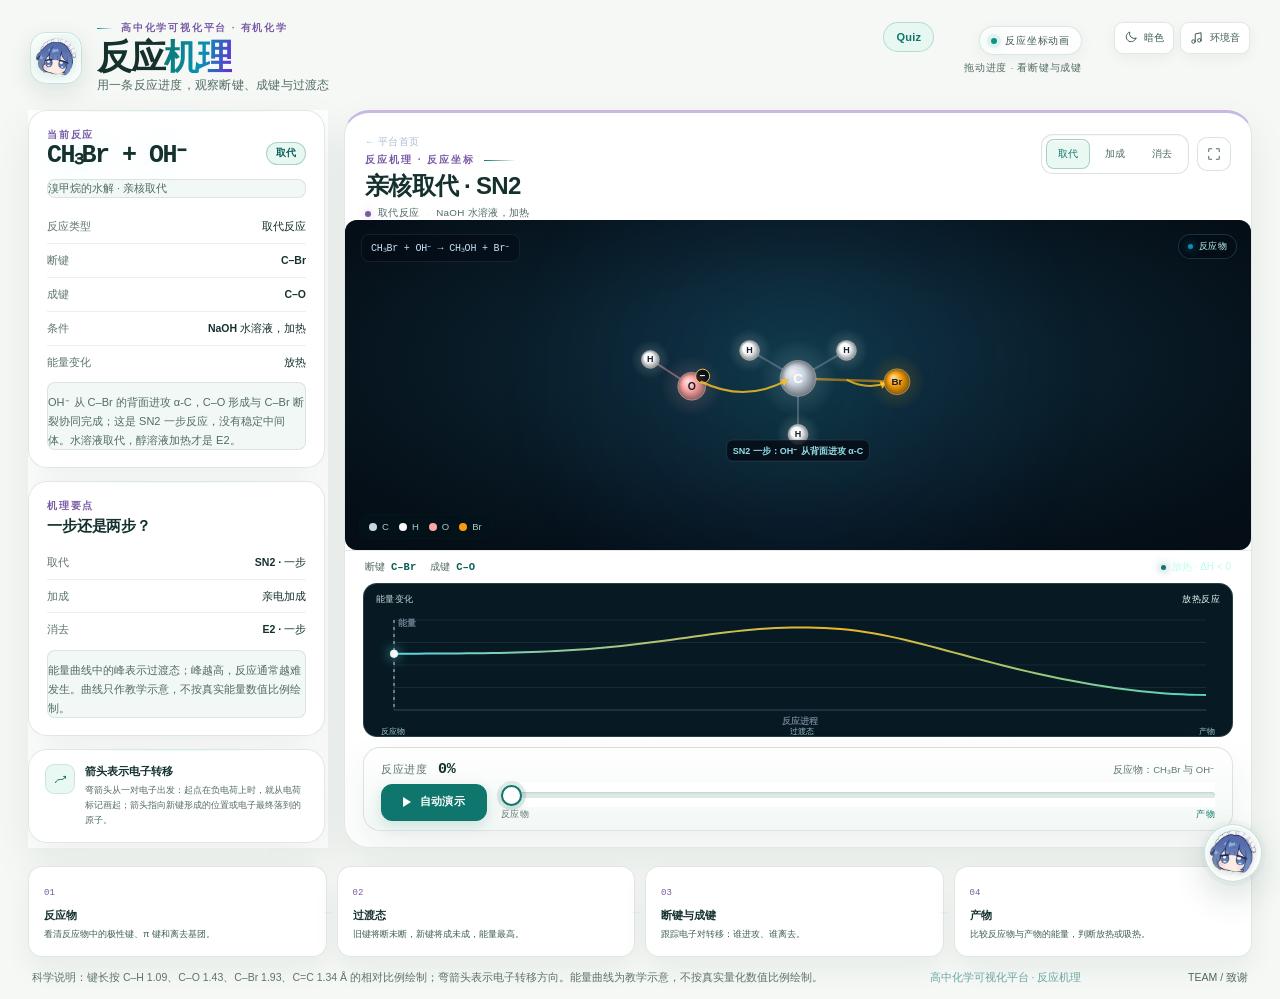
<file: reaction-mechanism.html>
<!DOCTYPE html>
<html lang="zh-CN" data-theme="light">
<head>
<meta charset="UTF-8" />
<meta name="viewport" content="width=device-width, initial-scale=1.0, viewport-fit=cover" />
<meta name="theme-color" content="#f5f8f5" />
<title>反应机理 · 取代 / 加成 / 消去 · 高中化学可视化平台</title>
<meta name="description" content="交互式有机反应机理演示：亲核取代、烯烃加成和消去反应，用反应进度滑杆和能量曲线观察断键、成键与过渡态。" />
<link rel="icon" href="favicon-whale.png" type="image/png" />
<link rel="apple-touch-icon" href="whale-icon.png" />
<style>
  :root{
    --bg:#04070f;--line:rgba(148,163,184,.14);--text:#eaf3ff;--muted:#8ea4c0;--dim:#5e728c;
    --cyan:#67e8f9;--teal:#5eead4;--violet:#a78bfa;--pink:#f472b6;--amber:#fbbf24;
    --mono:"Cascadia Code","SFMono-Regular",Consolas,"Liberation Mono",monospace;color-scheme:dark;
  }
  *{box-sizing:border-box}html{scroll-behavior:smooth}
  body{margin:0;min-height:100vh;background:var(--bg);color:var(--text);font-family:"Segoe UI Variable","Segoe UI","PingFang SC","Hiragino Sans GB","Microsoft YaHei",sans-serif;-webkit-font-smoothing:antialiased;text-rendering:optimizeLegibility;overflow-x:hidden}
  button{font:inherit}a{color:inherit}button,a{-webkit-tap-highlight-color:transparent}:focus-visible{outline:2px solid rgba(103,232,249,.8);outline-offset:3px}
  .page-glow{position:fixed;inset:0;z-index:-2;pointer-events:none;background:radial-gradient(920px 650px at 5% -8%,rgba(20,184,166,.15),transparent 64%),radial-gradient(1000px 760px at 98% 2%,rgba(91,33,182,.15),transparent 68%),radial-gradient(900px 700px at 55% 108%,rgba(14,116,144,.11),transparent 66%),linear-gradient(160deg,#050a14 0%,#04070f 55%,#050811 100%)}
  .page-glow::after{content:"";position:absolute;inset:0;opacity:.22;background-image:linear-gradient(rgba(148,163,184,.04) 1px,transparent 1px),linear-gradient(90deg,rgba(148,163,184,.04) 1px,transparent 1px);background-size:46px 46px;mask-image:radial-gradient(circle at 50% 38%,black,transparent 77%);-webkit-mask-image:radial-gradient(circle at 50% 38%,black,transparent 77%)}
  .shell{width:min(1580px,100%);min-height:100vh;margin:0 auto;padding:22px 28px 14px;display:flex;flex-direction:column}
  .site-header{display:flex;justify-content:space-between;align-items:flex-start;gap:24px;padding:0 2px 16px;animation:rise .7s cubic-bezier(.22,.8,.3,1) both}
  .brand{display:flex;align-items:center;gap:15px;min-width:0;color:inherit;text-decoration:none}.brand:hover{opacity:.85}
  .brand-mark{width:52px;height:52px;flex:0 0 auto;border-radius:16px;border:1px solid rgba(103,232,249,.2);background:radial-gradient(circle at 32% 24%,rgba(103,232,249,.2),transparent 55%),linear-gradient(150deg,rgba(11,28,46,.9),rgba(5,11,22,.95));box-shadow:inset 0 1px 0 rgba(255,255,255,.08),0 12px 34px rgba(0,0,0,.34);display:grid;place-items:center}
  .brand-mark svg{width:40px;height:40px}
  .kicker{display:flex;align-items:center;gap:8px;color:var(--cyan);font-size:9.5px;font-weight:650;letter-spacing:.19em;text-transform:uppercase}
  .kicker::before{content:"";width:16px;height:1px;background:linear-gradient(90deg,var(--cyan),transparent)}
  .brand h1{margin:4px 0 2px;font-size:clamp(26px,2.7vw,37px);line-height:1.05;letter-spacing:-.04em;font-weight:760}
  .brand h1 span{background:linear-gradient(105deg,#e7fdff,var(--cyan) 45%,#c4b5fd);-webkit-background-clip:text;background-clip:text;color:transparent}
  .brand p{margin:0;color:var(--muted);font-size:12px;letter-spacing:.02em}
  .header-meta{display:flex;flex-direction:column;align-items:flex-end;gap:7px;padding-top:4px;flex:0 0 auto}
  .meta-pill{display:inline-flex;align-items:center;gap:8px;height:29px;padding:0 11px;border:1px solid rgba(103,232,249,.16);border-radius:999px;background:rgba(8,20,34,.62);color:#c7e9ef;font-size:10px;letter-spacing:.08em;white-space:nowrap}
  .live-dot{width:6px;height:6px;border-radius:50%;background:var(--teal);box-shadow:0 0 0 4px rgba(94,234,212,.08),0 0 12px rgba(94,234,212,.8);animation:breathe 2.6s ease-in-out infinite}
  .meta-note{color:var(--dim);font-size:9.5px;letter-spacing:.08em}
  .main{flex:1;min-height:660px;display:grid;grid-template-columns:300px minmax(0,1fr);grid-template-areas:"sidebar stage";gap:16px}
  .sidebar{grid-area:sidebar;min-height:0;overflow-y:auto;overscroll-behavior:contain;display:flex;flex-direction:column;gap:13px;padding-right:3px;scrollbar-width:thin;scrollbar-color:rgba(103,232,249,.2) transparent}
  .sidebar::-webkit-scrollbar{width:5px}.sidebar::-webkit-scrollbar-thumb{background:rgba(103,232,249,.18);border-radius:99px}
  .card{position:relative;flex:0 0 auto;padding:17px 18px;border:1px solid var(--line);border-radius:19px;background:radial-gradient(120% 100% at 0% 0%,rgba(103,232,249,.045),transparent 48%),linear-gradient(155deg,rgba(13,24,43,.83),rgba(7,14,27,.72));box-shadow:0 22px 60px rgba(0,0,0,.22),inset 0 1px 0 rgba(255,255,255,.045);backdrop-filter:blur(18px);-webkit-backdrop-filter:blur(18px);animation:rise .62s cubic-bezier(.22,.8,.3,1) both}
  .sidebar .card:nth-child(1){animation-delay:.05s}.sidebar .card:nth-child(2){animation-delay:.11s}.sidebar .card:nth-child(3){animation-delay:.17s}
  .card::before{content:"";position:absolute;inset:0 18px auto;height:1px;background:linear-gradient(90deg,transparent,rgba(103,232,249,.2),transparent)}
  .card-kicker{color:var(--dim);font-size:9.5px;font-weight:650;letter-spacing:.18em;text-transform:uppercase}
  .card h3{margin:3px 0 0;font-size:15px;line-height:1.3;letter-spacing:-.01em;font-weight:650}
  .current-head{display:flex;align-items:flex-start;justify-content:space-between;gap:10px}
  .formula{font-family:var(--mono);font-size:25px;line-height:1.15;font-weight:600;letter-spacing:-.06em;color:#f2ffff;text-shadow:0 0 26px rgba(103,232,249,.18)}
  .formula small{font-size:13px;color:var(--cyan);letter-spacing:0}
  .type-badge{display:inline-flex;align-items:center;height:23px;padding:0 9px;border:1px solid rgba(103,232,249,.2);border-radius:999px;background:rgba(103,232,249,.07);color:#bff8ff;font-size:9.5px;white-space:nowrap}
  .current-desc{margin:8px 0 12px;color:var(--muted);font-size:10.5px;line-height:1.65}
  .fact-list{margin-top:3px}
  .fact-row{display:flex;justify-content:space-between;align-items:baseline;gap:12px;padding:8px 0;border-bottom:1px solid rgba(148,163,184,.075);font-size:10.5px}
  .fact-row:last-child{border-bottom:0;padding-bottom:2px}.fact-row span{color:var(--dim);flex:0 0 auto}.fact-row strong{color:#d8e9ff;font-size:10.5px;font-weight:550;text-align:right;line-height:1.45}
  .note{margin:10px 0 0;padding-top:10px;border-top:1px solid rgba(148,163,184,.075);color:var(--dim);font-size:9.5px;line-height:1.65}
  .note strong{color:#fbcfe8;font-weight:550}
  .tip-card{display:flex;gap:10px;align-items:flex-start;padding:14px 16px}
  .tip-icon{width:30px;height:30px;flex:0 0 auto;display:grid;place-items:center;border:1px solid rgba(103,232,249,.2);border-radius:9px;background:rgba(103,232,249,.07);color:var(--cyan)}.tip-icon svg{width:15px;height:15px}
  .tip-copy h4{margin:1px 0 4px;color:#e7f3ff;font-size:10.5px;font-weight:650}.tip-copy p{margin:0;color:var(--dim);font-size:9.3px;line-height:1.6}.tip-copy strong{color:#bdfbf1;font-weight:550}
  .stage-card{grid-area:stage;position:relative;display:flex;flex-direction:column;min-height:0;overflow:hidden;border:1px solid var(--line);border-radius:25px;background:radial-gradient(1100px 700px at 50% 26%,rgba(18,58,88,.34),transparent 62%),radial-gradient(900px 620px at 82% 92%,rgba(76,29,149,.14),transparent 70%),linear-gradient(155deg,#07101e 0%,#040812 58%,#060a14 100%);box-shadow:0 32px 100px rgba(0,0,0,.42),inset 0 1px 0 rgba(255,255,255,.055);animation:rise .72s cubic-bezier(.22,.8,.3,1) both}
  .stage-card::before{content:"";position:absolute;inset:0;z-index:0;pointer-events:none;opacity:.42;background-image:linear-gradient(rgba(148,163,184,.04) 1px,transparent 1px),linear-gradient(90deg,rgba(148,163,184,.04) 1px,transparent 1px);background-size:37px 37px;mask-image:radial-gradient(circle at 50% 44%,black 0%,transparent 73%);-webkit-mask-image:radial-gradient(circle at 50% 44%,black 0%,transparent 73%)}
  .stage-head{position:relative;z-index:6;display:flex;justify-content:space-between;align-items:flex-start;gap:16px;padding:18px 20px 0}
  .stage-heading{min-width:0}.module-home{display:inline-flex;align-items:center;gap:5px;margin-bottom:4px;color:rgba(142,164,192,.72);font-size:9.5px;letter-spacing:.04em;text-decoration:none;transition:color .2s ease}.module-home:hover{color:var(--cyan)}
  .eyebrow{display:flex;align-items:center;gap:9px;color:var(--dim);font-size:9.3px;font-weight:650;letter-spacing:.2em;text-transform:uppercase}.eyebrow-line{display:inline-block;width:32px;height:1px;background:linear-gradient(90deg,rgba(103,232,249,.55),transparent)}
  .stage-heading h2{margin:5px 0 0;font-size:clamp(19px,1.9vw,24px);line-height:1.2;font-weight:670;letter-spacing:-.03em}.stage-heading h2 #reactionName{background:linear-gradient(100deg,#f4feff,#a5f3fc 58%,#c4b5fd);-webkit-background-clip:text;background-clip:text;color:transparent}
  .stage-status{display:flex;align-items:center;gap:7px;margin-top:6px;color:var(--muted);font-size:9.8px;letter-spacing:.03em;font-variant-numeric:tabular-nums}.status-dot{width:6px;height:6px;border-radius:50%;background:var(--teal);box-shadow:0 0 0 4px rgba(94,234,212,.06),0 0 12px rgba(94,234,212,.75)}.status-sep{color:rgba(148,163,184,.35)}
  .stage-controls{display:flex;align-items:center;gap:8px;padding-top:3px;flex-wrap:wrap;justify-content:flex-end}
  .type-tabs{display:flex;gap:3px;padding:4px;border:1px solid rgba(148,163,184,.14);border-radius:12px;background:rgba(4,10,20,.6);overflow-x:auto;max-width:100%;scrollbar-width:none}.type-tabs::-webkit-scrollbar{display:none}
  .type-btn{flex:0 0 auto;height:30px;padding:0 11px;border:1px solid transparent;border-radius:8px;background:transparent;color:var(--dim);font-size:10px;white-space:nowrap;cursor:pointer;transition:.2s ease}.type-btn:hover{color:#dffbff;background:rgba(103,232,249,.055)}.type-btn.active{color:#f0ffff;border-color:rgba(103,232,249,.3);background:linear-gradient(145deg,rgba(103,232,249,.16),rgba(94,234,212,.06));box-shadow:inset 0 1px 0 rgba(255,255,255,.08),0 0 22px rgba(34,211,238,.1)}
  .icon-btn{width:34px;height:34px;display:grid;place-items:center;flex:0 0 auto;border:1px solid rgba(148,163,184,.13);border-radius:10px;background:rgba(4,10,20,.54);color:var(--muted);cursor:pointer;transition:.2s ease}.icon-btn:hover{color:#effeff;border-color:rgba(103,232,249,.28);background:rgba(103,232,249,.07)}.icon-btn svg{width:14px;height:14px}
  .stage-view{position:relative;flex:1;min-height:330px;isolation:isolate;overflow:hidden}
  .stage-glow{position:absolute;left:50%;top:48%;width:min(64%,580px);aspect-ratio:1;transform:translate(-50%,-50%);z-index:0;pointer-events:none;border-radius:50%;background:radial-gradient(circle,rgba(34,211,238,.1) 0%,rgba(59,130,246,.05) 34%,transparent 69%);filter:blur(28px)}
  #scene,#energyCanvas{display:block;width:100%;height:100%}
  #scene{position:absolute;inset:0;z-index:1}
  .stage-view::after{content:"";position:absolute;inset:0;z-index:2;pointer-events:none;background:radial-gradient(ellipse at 50% 49%,transparent 40%,rgba(3,7,14,.16) 72%,rgba(3,7,14,.45) 100%)}
  .equation-overlay{position:absolute;top:14px;left:16px;z-index:4;padding:6px 9px;border:1px solid rgba(148,163,184,.12);border-radius:8px;background:rgba(4,10,20,.5);color:#c7dff2;font-family:var(--mono);font-size:10px;letter-spacing:-.02em;backdrop-filter:blur(8px);pointer-events:none}
  .stage-badge{position:absolute;right:14px;top:14px;z-index:4;display:inline-flex;align-items:center;gap:6px;height:25px;padding:0 9px;border:1px solid rgba(103,232,249,.18);border-radius:999px;background:rgba(4,10,20,.52);color:#bdfbf1;font-size:8.5px;letter-spacing:.04em;pointer-events:none}
  .stage-badge i{width:5px;height:5px;border-radius:50%;background:var(--cyan);box-shadow:0 0 8px var(--cyan)}
  .stage-legend{position:absolute;left:14px;bottom:11px;z-index:5;display:flex;align-items:center;flex-wrap:wrap;gap:10px;padding:6px 9px;border:1px solid rgba(148,163,184,.1);border-radius:9px;background:rgba(4,10,20,.46);color:rgba(157,180,204,.7);font-size:8.5px;backdrop-filter:blur(8px);pointer-events:none}.legend-item{display:inline-flex;align-items:center;gap:5px}.legend-dot{width:8px;height:8px;border-radius:50%}
  .stage-foot{position:relative;z-index:6;display:flex;align-items:center;gap:14px;flex-wrap:wrap;padding:9px 20px;border-top:1px solid rgba(148,163,184,.08);background:rgba(5,12,23,.44);color:var(--dim);font-size:9px}.foot-item{display:inline-flex;align-items:baseline;gap:6px}.foot-item strong{color:#e9fbff;font-family:var(--mono);font-size:10.5px;font-weight:550}.foot-spacer{margin-left:auto}.energy-badge{display:inline-flex;align-items:center;gap:6px;color:#bdfbf1}.energy-badge i{width:5px;height:5px;border-radius:50%;background:var(--teal);box-shadow:0 0 9px var(--teal)}
  .energy-panel{position:relative;z-index:6;flex:0 0 auto;height:154px;margin:0 18px;padding:9px 12px 7px;border:1px solid rgba(148,163,184,.13);border-radius:14px;background:rgba(4,11,21,.48);overflow:hidden}
  .energy-head{display:flex;justify-content:space-between;align-items:center;color:var(--dim);font-size:8.5px;letter-spacing:.05em}
  .energy-head strong{color:#dff8ff;font-weight:550;font-family:var(--mono);font-size:9px}
  #energyCanvas{width:100%;height:calc(100% - 16px);background:transparent}
  .energy-axis{display:flex;justify-content:space-between;padding:0 5px;color:rgba(94,114,140,.7);font-size:8px}
  .progress-dock{position:relative;z-index:7;flex:0 0 auto;margin:10px 18px 16px;padding:13px 17px 9px;border:1px solid rgba(148,163,184,.15);border-radius:17px;background:radial-gradient(120% 180% at 0% 0%,rgba(103,232,249,.05),transparent 50%),linear-gradient(180deg,rgba(9,18,33,.92),rgba(5,11,22,.95));box-shadow:0 22px 50px rgba(0,0,0,.34),inset 0 1px 0 rgba(255,255,255,.045);backdrop-filter:blur(20px);-webkit-backdrop-filter:blur(20px)}
  .progress-top{display:flex;justify-content:space-between;align-items:baseline;gap:14px;margin-bottom:5px}.progress-label{color:var(--muted);font-size:10.5px;letter-spacing:.06em;white-space:nowrap}.progress-label strong{margin-left:7px;color:#f4ffff;font-family:var(--mono);font-size:15px;font-weight:600;letter-spacing:-.03em}.progress-message{color:var(--dim);font-size:9.5px;text-align:right;white-space:nowrap;overflow:hidden;text-overflow:ellipsis}
  .slider-row{display:flex;align-items:center;gap:14px}.play-btn{display:inline-flex;align-items:center;justify-content:center;gap:9px;height:37px;min-width:106px;padding:0 13px;flex:0 0 auto;border:1px solid rgba(103,232,249,.23);border-radius:11px;background:linear-gradient(145deg,rgba(103,232,249,.11),rgba(94,234,212,.045));color:#dffcff;font-size:10.5px;font-weight:650;letter-spacing:.03em;transition:.2s ease}.play-btn:hover{border-color:rgba(103,232,249,.42);background:linear-gradient(145deg,rgba(103,232,249,.17),rgba(94,234,212,.07));box-shadow:0 0 26px rgba(34,211,238,.1)}.play-icon{width:0;height:0;border-top:5px solid transparent;border-bottom:5px solid transparent;border-left:8px solid currentColor;filter:drop-shadow(0 0 5px rgba(103,232,249,.45))}.play-btn.playing .play-icon{width:9px;height:11px;border:0;border-left:3px solid currentColor;border-right:3px solid currentColor}.range-wrap{flex:1;min-width:0}.range-labels{display:flex;justify-content:space-between;gap:10px;margin-top:1px;color:var(--dim);font-size:9px;letter-spacing:.04em}.range-labels span:last-child{color:rgba(103,232,249,.62)}
  input[type="range"]{-webkit-appearance:none;appearance:none;display:block;width:100%;height:24px;margin:0;padding:0;background:transparent;cursor:pointer}input[type="range"]::-webkit-slider-runnable-track{width:100%;height:6px;border-radius:999px;background:linear-gradient(90deg,#67e8f9 0%,#5eead4 var(--p,0%),rgba(148,163,184,.15) var(--p,0%),rgba(148,163,184,.15) 100%);box-shadow:inset 0 1px 3px rgba(0,0,0,.5)}input[type="range"]::-webkit-slider-thumb{-webkit-appearance:none;appearance:none;width:21px;height:21px;margin-top:-7.5px;border-radius:50%;border:2px solid rgba(215,253,255,.95);background:#ecfeff;box-shadow:0 0 0 5px rgba(103,232,249,.1),0 0 22px rgba(103,232,249,.7),0 2px 8px rgba(0,0,0,.4)}input[type="range"]::-moz-range-track{width:100%;height:6px;border-radius:999px;background:rgba(148,163,184,.15)}input[type="range"]::-moz-range-progress{height:6px;border-radius:999px;background:linear-gradient(90deg,#67e8f9,#5eead4)}input[type="range"]::-moz-range-thumb{width:19px;height:19px;border:2px solid rgba(215,253,255,.95);border-radius:50%;background:#ecfeff;box-shadow:0 0 0 5px rgba(103,232,249,.1),0 0 22px rgba(103,232,249,.7)}
  .steps{display:grid;grid-template-columns:repeat(4,minmax(0,1fr));gap:10px;margin:18px 0 0;animation:rise .7s .15s cubic-bezier(.22,.8,.3,1) both}.step{position:relative;padding:14px 15px;border:1px solid rgba(148,163,184,.1);border-radius:14px;background:rgba(7,15,28,.54)}.step-num{color:rgba(103,232,249,.48);font-family:var(--mono);font-size:9px}.step h4{margin:9px 0 4px;color:#e8f7ff;font-size:11px;font-weight:600}.step p{margin:0;color:var(--dim);font-size:9.3px;line-height:1.6}.step:not(:last-child)::after{content:"→";position:absolute;right:-8px;top:50%;transform:translateY(-50%);color:rgba(103,232,249,.3);font-size:12px}
  .site-footer{display:flex;justify-content:space-between;gap:22px;padding:12px 4px 0;color:rgba(94,114,140,.9);font-size:9.2px;line-height:1.55}.site-footer p{margin:0;max-width:920px}.footer-tag{flex:0 0 auto;color:rgba(103,232,249,.48);white-space:nowrap}
  @keyframes rise{from{opacity:0;transform:translateY(10px)}to{opacity:1;transform:translateY(0)}}@keyframes breathe{0%,100%{opacity:.65;transform:scale(.9)}50%{opacity:1;transform:scale(1.12)}}
  @media(max-width:1120px){.shell{padding-left:20px;padding-right:20px}.main{grid-template-columns:278px minmax(0,1fr)}.stage-head{padding-left:16px;padding-right:16px}.progress-dock,.energy-panel{margin-left:14px;margin-right:14px}.type-btn{padding:0 8px}}
  @media(max-width:980px){.shell{padding:18px 16px 14px}.main{grid-template-columns:1fr;grid-template-areas:"stage" "sidebar";min-height:0}.stage-card{min-height:720px}.sidebar{display:grid;grid-template-columns:1fr 1fr;overflow:visible}.sidebar .card:nth-child(1){grid-column:1/-1}.sidebar .card:nth-child(2){grid-column:1}.sidebar .card:nth-child(3){grid-column:2;align-self:start}.steps{grid-template-columns:1fr 1fr}.step:nth-child(2)::after{display:none}.site-header{padding-bottom:14px}}
  @media(max-width:680px){.shell{padding:14px 12px 10px}.brand{gap:11px}.brand-mark{width:44px;height:44px;border-radius:13px}.brand-mark svg{width:34px;height:34px}.brand h1{font-size:clamp(23px,7vw,31px)}.brand p{display:none}.kicker{font-size:8.5px;letter-spacing:.14em}.header-meta{display:none}.stage-card{min-height:0}.stage-head{flex-direction:column;align-items:stretch;gap:11px;padding:15px 13px 0}.stage-controls{justify-content:flex-start;padding-top:0;width:100%}.type-tabs{flex:1;min-width:0}.type-btn{flex:1;padding:0 5px}.icon-btn{width:33px}.stage-view{min-height:290px}.equation-overlay{left:9px;top:9px;font-size:8.5px}.stage-badge{right:9px;top:9px}.stage-foot{padding:8px 13px;gap:9px;font-size:8.5px}.foot-spacer{margin-left:0}.energy-panel{height:142px;margin:0 10px;padding:7px 8px 5px}.progress-dock{margin:8px 10px 10px;padding:11px 12px 7px}.progress-message{display:none}.slider-row{gap:10px}.play-btn{min-width:44px;width:44px;height:44px;padding:0;border-radius:50%}.play-btn span:last-child{display:none}.stage-legend{left:9px;bottom:8px;gap:7px;font-size:8px;padding:5px 7px}.sidebar{grid-template-columns:1fr}.sidebar .card:nth-child(2),.sidebar .card:nth-child(3){grid-column:1}.steps{grid-template-columns:1fr;margin-top:13px}.step:not(:last-child)::after{display:none}.site-footer{flex-direction:column;gap:5px}}
  @media(max-width:680px){
    .card,.progress-dock{backdrop-filter:none;-webkit-backdrop-filter:none}
    .stage-glow{filter:blur(16px)}
    .stage-card{box-shadow:0 18px 50px rgba(0,0,0,.32)}
    .card{box-shadow:0 12px 32px rgba(0,0,0,.18)}
  }
  @media(prefers-reduced-motion:reduce){*,*::before,*::after{animation-duration:.001ms!important;animation-iteration-count:1!important;transition-duration:.001ms!important;scroll-behavior:auto!important}}
</style>
  <meta name="copyright" content="© 2026 chemLeon6657. All rights reserved." />
  <meta name="rights" content="All rights reserved. No copying, modification or redistribution without prior written permission." />
  <link rel="license" href="rights.html" />
  <!-- © 2026 chemLeon6657. All rights reserved. See rights.html. -->
<link rel="stylesheet" href="site-theme.css" />
<script>try{var t=localStorage.getItem("cvl-theme");document.documentElement.dataset.theme=t==="dark"?"dark":"light";}catch(e){document.documentElement.dataset.theme="light";}</script>
</head>
<body data-palette="methods">
<div class="page-glow" aria-hidden="true"></div>
<div class="shell">
  <header class="site-header">
    <a class="brand" href="./" title="返回平台首页" aria-label="返回高中化学可视化平台首页">
      <div class="brand-mark" aria-hidden="true"><img src="whale-icon.png" alt="" width="40" height="40" decoding="async" /></div>
      <div><div class="kicker">高中化学可视化平台 · 有机化学</div><h1>反应<span>机理</span></h1><p>用一条反应进度，观察断键、成键与过渡态</p></div>
    </a>
    <div class="header-meta"><div class="meta-pill"><span class="live-dot"></span>反应坐标动画</div><div class="meta-note">拖动进度 · 看断键与成键</div></div>
  </header>

  <main class="main">
    <section class="stage-card" id="stageCard">
      <div class="stage-head">
        <div class="stage-heading">
          <a class="module-home" href="./">← 平台首页</a>
          <div class="eyebrow">反应机理 · 反应坐标 <span class="eyebrow-line"></span></div>
          <h2><span id="reactionName">亲核取代</span> · <span id="reactionSub">SN2</span></h2>
          <div class="stage-status"><span class="status-dot"></span><span id="reactionType">取代反应</span><span class="status-sep">·</span><span id="reactionCondition">NaOH 水溶液，加热</span></div>
        </div>
        <div class="stage-controls">
          <div class="type-tabs" role="group" aria-label="选择反应类型">
            <button class="type-btn active" type="button" data-reaction="substitution">取代</button>
            <button class="type-btn" type="button" data-reaction="addition">加成</button>
            <button class="type-btn" type="button" data-reaction="elimination">消去</button>
          </div>
          <button class="icon-btn" id="fullscreenBtn" type="button" title="全屏观察" aria-label="全屏观察"><svg viewBox="0 0 24 24" fill="none" stroke="currentColor" stroke-width="1.7" stroke-linecap="round" stroke-linejoin="round" aria-hidden="true"><path d="M8 3H3v5M16 3h5v5M8 21H3v-5M21 16v5h-5"/></svg></button>
        </div>
      </div>

      <div class="stage-view" id="stageView">
        <div class="stage-glow" aria-hidden="true"></div>
        <canvas id="scene" aria-hidden="true"></canvas>
        <div class="equation-overlay" id="equation">CH₃Br + OH⁻ → CH₃OH + Br⁻</div>
        <div class="stage-badge"><i></i><span id="stageBadge">反应物</span></div>
        <div class="stage-legend" aria-hidden="true">
          <span class="legend-item"><i class="legend-dot" style="background:#cbd5e1"></i>C</span>
          <span class="legend-item"><i class="legend-dot" style="background:#f8fafc"></i>H</span>
          <span class="legend-item"><i class="legend-dot" style="background:#fca5a5"></i>O</span>
          <span class="legend-item"><i class="legend-dot" style="background:#f59e0b"></i>Br</span>
        </div>
      </div>

      <div class="stage-foot">
        <div class="foot-item">断键 <strong id="breakBond">C–Br</strong></div>
        <div class="foot-item">成键 <strong id="formBond">C–O</strong></div>
        <div class="foot-spacer"></div>
        <div class="energy-badge"><i></i><span id="energyBadge">放热 · ΔH &lt; 0</span></div>
      </div>

      <div class="energy-panel">
        <div class="energy-head"><span>能量变化</span><strong id="energyLabel">放热反应</strong></div>
        <canvas id="energyCanvas" aria-hidden="true"></canvas>
        <div class="energy-axis"><span>反应物</span><span>过渡态</span><span>产物</span></div>
      </div>

      <div class="progress-dock">
        <div class="progress-top"><div class="progress-label">反应进度 <strong id="progressPercent">0%</strong></div><div class="progress-message" id="progressMessage">反应物</div></div>
        <div class="slider-row">
          <button class="play-btn" id="playBtn" type="button" aria-pressed="false" aria-label="自动演示反应机理"><span class="play-icon" aria-hidden="true"></span><span id="playLabel">自动演示</span></button>
          <div class="range-wrap">
            <input id="progressRange" type="range" min="0" max="100" step="1" value="0" aria-label="反应进度，从 0% 到 100%" aria-valuetext="0%，反应物" />
            <div class="range-labels"><span>反应物</span><span>产物</span></div>
          </div>
        </div>
      </div>
    </section>

    <aside class="sidebar">
      <section class="card">
        <div class="card-kicker">当前反应</div>
        <div class="current-head"><div class="formula" id="sideEquation">CH₃Br + OH⁻</div><span class="type-badge" id="sideType">取代</span></div>
        <p class="current-desc" id="sideName">溴甲烷的水解 · 亲核取代</p>
        <div class="fact-list">
          <div class="fact-row"><span>反应类型</span><strong id="factType">亲核取代（SN2）</strong></div>
          <div class="fact-row"><span>断键</span><strong id="factBreak">C–Br</strong></div>
          <div class="fact-row"><span>成键</span><strong id="factForm">C–O</strong></div>
          <div class="fact-row"><span>条件</span><strong id="factCondition">NaOH 水溶液，加热</strong></div>
          <div class="fact-row"><span>能量变化</span><strong id="factEnergy">放热</strong></div>
        </div>
        <p class="note" id="sideNote">OH⁻ 从 C–Br 的背面进攻 α-C，C–O 形成与 C–Br 断裂协同完成；这是 SN2 一步反应，没有稳定中间体。</p>
      </section>
      <section class="card">
        <div class="card-kicker">机理要点</div>
        <h3>一步还是两步？</h3>
        <div class="fact-list" style="margin-top:10px">
          <div class="fact-row"><span>取代</span><strong>SN2 · 一步</strong></div>
          <div class="fact-row"><span>加成</span><strong>亲电加成</strong></div>
          <div class="fact-row"><span>消去</span><strong>E2 · 一步</strong></div>
        </div>
        <p class="note">能量曲线中的峰表示过渡态；峰越高，反应通常越难发生。曲线只作教学示意，不按真实能量数值比例绘制。</p>
      </section>
      <section class="card tip-card">
        <div class="tip-icon" aria-hidden="true"><svg viewBox="0 0 24 24" fill="none" stroke="currentColor" stroke-width="1.6" stroke-linecap="round" stroke-linejoin="round"><path d="M4 17c4-10 12 0 16-10"/><path d="M17 7h3v3"/></svg></div>
        <div class="tip-copy"><h4>箭头表示电子转移</h4><p>弯箭头从一对电子出发：起点在负电荷上时，就从电荷标记画起；箭头指向新键形成的位置或电子最终落到的原子。</p></div>
      </section>
    </aside>
  </main>

  <section class="steps">
    <div class="step"><span class="step-num">01</span><h4>反应物</h4><p>看清反应物中的极性键、π 键和离去基团。</p></div>
    <div class="step"><span class="step-num">02</span><h4>过渡态</h4><p>旧键将断未断，新键将成未成，能量最高。</p></div>
    <div class="step"><span class="step-num">03</span><h4>断键与成键</h4><p>跟踪电子对转移：谁进攻、谁离去。</p></div>
    <div class="step"><span class="step-num">04</span><h4>产物</h4><p>比较反应物与产物的能量，判断放热或吸热。</p></div>
  </section>

  <footer class="site-footer"><p>科学说明：键长按 C–H 1.09、C–O 1.43、C–Br 1.93、C=C 1.34 Å 的相对比例绘制；弯箭头表示电子转移方向。能量曲线为教学示意，不按真实量化数值比例绘制。</p><span class="footer-tag">高中化学可视化平台 · 反应机理</span></footer>
</div>

<script>
(() => {
  "use strict";
  const TAU=Math.PI*2;
  const clamp=(v,a,b)=>Math.min(b,Math.max(a,v));
  const lerp=(a,b,t)=>a+(b-a)*t;
  const smooth=(a,b,x)=>{const t=clamp((x-a)/(b-a),0,1);return t*t*(3-2*t);};

  const REACTIONS = {
    substitution: {
      key:"substitution", tab:"取代", name:"亲核取代", sub:"SN2", type:"取代反应", typeShort:"取代",
      condition:"NaOH 水溶液，加热", equation:"CH₃Br + OH⁻ → CH₃OH + Br⁻",
      sideEquation:"CH₃Br + OH⁻", sideName:"溴甲烷的水解 · 亲核取代",
      breakBond:"C–Br", formBond:"C–O", energy:"放热", energyBadge:"放热 · ΔH < 0",
      sideNote:"OH⁻ 从 C–Br 的背面进攻 α-C，C–O 形成与 C–Br 断裂协同完成；这是 SN2 一步反应，没有稳定中间体。水溶液取代，醇溶液加热才是 E2。",
      energyTitle:"放热反应", E0:.72, Ets:1.0, Eend:.28,
      phaseText:v=>v<.2?"反应物：CH₃Br 与 OH⁻":v<.62?"SN2 过渡态：OH⁻ 进攻 α-C，C–Br 同步断裂":v<.96?"产物正在形成：Br⁻ 离去":"产物：CH₃OH + Br⁻"
    },
    addition: {
      key:"addition", tab:"加成", name:"亲电加成", sub:"Br₂", type:"加成反应", typeShort:"加成",
      condition:"溴水 / 常温", equation:"CH₂=CH₂ + Br₂ → CH₂Br–CH₂Br",
      sideEquation:"CH₂=CH₂ + Br₂", sideName:"乙烯与溴的加成 · 亲电加成",
      breakBond:"C=C 的 π 键、Br–Br", formBond:"两个 C–Br", energy:"放热", energyBadge:"放热 · ΔH < 0",
      sideNote:"π 电子对进攻 Br₂，先形成溴鎓离子（Br⁺ 桥连两个碳），Br⁻ 再从背面开环，两个 Br 反式加到双键两端。",
      energyTitle:"放热反应", E0:.7, Ets:.98, Eend:.32,
      phaseText:v=>v<.2?"反应物：乙烯与 Br₂":v<.5?"溴鎓离子中间体：Br⁺ 桥连，Br⁻ 已离去":v<.92?"Br⁻ 背面进攻，三元环打开（反式加成）":"产物：1,2-二溴乙烷"
    },
    elimination: {
      key:"elimination", tab:"消去", name:"消去反应", sub:"E2", type:"消去反应", typeShort:"消去",
      condition:"NaOH 醇溶液，加热", equation:"CH₃CH₂Br + OH⁻ → CH₂=CH₂ + H₂O + Br⁻",
      sideEquation:"CH₃CH₂Br + OH⁻", sideName:"溴乙烷的消去 · E2",
      breakBond:"C–Br、C–H", formBond:"C=C、O–H", energy:"放热", energyBadge:"放热 · ΔH < 0",
      sideNote:"NaOH 醇溶液加热才发生 E2：OH⁻ 夺取 β-H，C–H 与 C–Br 同时断裂，三根弯箭头协同完成，没有中间体；β-H 与 Br 需反式共平面。水溶液则是 SN2 取代。",
      energyTitle:"放热反应", E0:.68, Ets:.96, Eend:.34,
      phaseText:v=>v<.2?"反应物：溴乙烷与 OH⁻":v<.62?"E2 协同过渡态：β-H 与 Br 反式，三根箭头同时发生":v<.96?"产物正在形成：C=C 生成":"产物：乙烯 + H₂O + Br⁻"
    }
  };

  const params=new URLSearchParams(location.search);
  let current=REACTIONS[params.get("reaction")]?params.get("reaction"):"substitution";
  let model=REACTIONS[current];
  let progress=clamp(Number.parseFloat(params.get("t")||"0")||0,0,1);
  let playing=false,playStart=0,playFrom=0;
  const PLAY_MS=7000;

  const stageCard=document.getElementById("stageCard");
  const stageView=document.getElementById("stageView");
  const scene=document.getElementById("scene");
  const sctx=scene.getContext("2d");
  const energyCanvas=document.getElementById("energyCanvas");
  const ectx=energyCanvas.getContext("2d");
  const reactionName=document.getElementById("reactionName");
  const reactionSub=document.getElementById("reactionSub");
  const reactionType=document.getElementById("reactionType");
  const reactionCondition=document.getElementById("reactionCondition");
  const equation=document.getElementById("equation");
  const stageBadge=document.getElementById("stageBadge");
  const breakBond=document.getElementById("breakBond");
  const formBond=document.getElementById("formBond");
  const energyBadge=document.getElementById("energyBadge");
  const energyLabel=document.getElementById("energyLabel");
  const progressPercent=document.getElementById("progressPercent");
  const progressMessage=document.getElementById("progressMessage");
  const progressRange=document.getElementById("progressRange");
  const playBtn=document.getElementById("playBtn");
  const playLabel=document.getElementById("playLabel");
  const sideEquation=document.getElementById("sideEquation");
  const sideType=document.getElementById("sideType");
  const sideName=document.getElementById("sideName");
  const factType=document.getElementById("factType");
  const factBreak=document.getElementById("factBreak");
  const factForm=document.getElementById("factForm");
  const factCondition=document.getElementById("factCondition");
  const factEnergy=document.getElementById("factEnergy");
  const sideNote=document.getElementById("sideNote");
  const fullscreenBtn=document.getElementById("fullscreenBtn");
  const typeButtons=Array.from(document.querySelectorAll(".type-btn"));

  let vw=1,vh=1,dpr=1,cssW=1,cssH=1;
  let ew=1,eh=1;
  let cx=0,cy=0,S=1;
  const mobileView = window.matchMedia("(max-width: 680px)").matches;
  const FRAME_MS = mobileView ? 33 : 16;
  let lastFrame=performance.now();
  let lastDraw=0;
  let needsDraw=true;
  let lastPct=-1;
  let lastPhase="";

  function syncUI(){
    reactionName.textContent=model.name;
    reactionSub.textContent=model.sub;
    reactionType.textContent=model.type;
    reactionCondition.textContent=model.condition;
    equation.textContent=model.equation;
    breakBond.textContent=model.breakBond;
    formBond.textContent=model.formBond;
    energyBadge.textContent=model.energyBadge;
    energyLabel.textContent=model.energyTitle;
    sideEquation.textContent=model.sideEquation;
    sideType.textContent=model.typeShort;
    sideName.textContent=model.sideName;
    factType.textContent=model.type;
    factBreak.textContent=model.breakBond;
    factForm.textContent=model.formBond;
    factCondition.textContent=model.condition;
    factEnergy.textContent=model.energy;
    sideNote.textContent=model.sideNote;
    const pct=Math.round(progress*100);
    progressPercent.textContent=pct+"%";
    progressRange.value=String(pct);
    progressRange.style.setProperty("--p",pct+"%");
    const phase=current==="addition"&&progress>=.2&&progress<.5?"中间体":progress<.2?"反应物":progress<.62?"过渡态":progress<.96?"产物形成":"产物";
    stageBadge.textContent=phase;
    stageBadge.parentElement.style.borderColor=phase==="过渡态"?"rgba(251,191,36,.3)":phase==="产物"?"rgba(94,234,212,.25)":"rgba(103,232,249,.18)";
    progressMessage.textContent=model.phaseText(progress);
    progressRange.setAttribute("aria-valuetext",pct+"%，"+phase);
    for(const btn of typeButtons){
      const on=btn.dataset.reaction===current;
      btn.classList.toggle("active",on);
      btn.setAttribute("aria-pressed",on?"true":"false");
    }
  }

  function setReaction(key){
    if(!REACTIONS[key]||key===current)return;
    current=key;model=REACTIONS[key];progress=0;stopPlaying();syncUI();needsDraw=true;lastPct=-1;
    stageCard.classList.remove("is-switching");void stageCard.offsetWidth;stageCard.classList.add("is-switching");
    setTimeout(()=>stageCard.classList.remove("is-switching"),450);
  }

  function startPlaying(){
    if(progress>=.999)progress=0;
    playing=true;playFrom=progress;playStart=performance.now();
    playBtn.classList.add("playing");playBtn.setAttribute("aria-pressed","true");playLabel.textContent="暂停";playBtn.setAttribute("aria-label","暂停自动演示");
  }
  function stopPlaying(){
    if(!playing)return;playing=false;playBtn.classList.remove("playing");playBtn.setAttribute("aria-pressed","false");playLabel.textContent="自动演示";playBtn.setAttribute("aria-label","自动演示反应机理");
  }

  // ── scene ──────────────────────────────────────────────────────────────
  function drawAtom(x,y,label,color,r,charge){
    const px=cx+x*S,py=cy+y*S;
    sctx.save();
    sctx.globalCompositeOperation="lighter";
    const halo=sctx.createRadialGradient(px,py,r*.2,px,py,r*2.2);
    halo.addColorStop(0,color+"33");halo.addColorStop(1,color+"00");
    sctx.fillStyle=halo;sctx.beginPath();sctx.arc(px,py,r*2.2,0,TAU);sctx.fill();sctx.restore();
    const g=sctx.createRadialGradient(px-r*.3,py-r*.35,r*.1,px,py,r);
    g.addColorStop(0,lighten(color,.55));g.addColorStop(.45,color);g.addColorStop(1,darken(color,.45));
    sctx.fillStyle=g;sctx.beginPath();sctx.arc(px,py,r,0,TAU);sctx.fill();
    sctx.strokeStyle="rgba(255,255,255,.3)";sctx.lineWidth=1;sctx.stroke();
    sctx.fillStyle=lightColor(color)?"rgba(5,14,26,.92)":"rgba(255,255,255,.96)";
    sctx.font=`600 ${Math.max(9,r*.75)}px "Segoe UI","Microsoft YaHei",sans-serif`;sctx.textAlign="center";sctx.textBaseline="middle";sctx.fillText(label,px,py+.5);
    if(charge){
      const fs=Math.max(10,r*.62);
      sctx.textAlign="center";sctx.textBaseline="middle";
      const qx=px+r*.78,qy=py-r*.72;
      sctx.save();
      sctx.beginPath();sctx.arc(qx,qy,7,0,TAU);
      sctx.fillStyle="rgba(4,10,20,.82)";sctx.fill();
      sctx.strokeStyle="rgba(252,211,77,.9)";sctx.lineWidth=1;sctx.stroke();
      sctx.font=`700 ${fs}px "Segoe UI","Microsoft YaHei",sans-serif`;
      sctx.fillStyle="#fef3c7";sctx.fillText(charge,qx,qy+.5);
      sctx.restore();
    }
  }
  function drawBond(a,b,order=1,color="rgba(148,163,184,.5)",width=3,dash=[]){
    const ax=cx+a[0]*S,ay=cy+a[1]*S,bx=cx+b[0]*S,by=cy+b[1]*S;
    sctx.save();sctx.strokeStyle=color;sctx.lineWidth=width;sctx.lineCap="round";sctx.setLineDash(dash);
    if(order<=1){sctx.beginPath();sctx.moveTo(ax,ay);sctx.lineTo(bx,by);sctx.stroke();}
    else{
      const dx=bx-ax,dy=by-ay,l=Math.hypot(dx,dy)||1,nx=-dy/l*3,ny=dx/l*3;
      for(const off of order===2?[-1,1]:[-1,0,1]){sctx.beginPath();sctx.moveTo(ax+nx*off,ay+ny*off);sctx.lineTo(bx+nx*off,by+ny*off);sctx.stroke();}
    }
    sctx.restore();
  }
  function drawElectronArrow(from,to,bend=.3,color="rgba(251,191,36,.9)"){
    const ax=cx+from[0]*S,ay=cy+from[1]*S,bx=cx+to[0]*S,by=cy+to[1]*S;
    const mx=(ax+bx)/2+(ay-by)*bend,my=(ay+by)/2+(bx-ax)*bend;
    sctx.save();
    sctx.strokeStyle=color;sctx.lineWidth=2.0;sctx.lineCap="round";
    sctx.beginPath();sctx.moveTo(ax,ay);sctx.quadraticCurveTo(mx,my,bx,by);sctx.stroke();
    const dx=bx-mx,dy=by-my,l=Math.hypot(dx,dy)||1,ux=dx/l,uy=dy/l;
    const h=6.5;
    sctx.fillStyle=color;sctx.beginPath();
    sctx.moveTo(bx,by);
    sctx.lineTo(bx-ux*h-uy*h*.62,by-uy*h+ux*h*.62);
    sctx.lineTo(bx-ux*h+uy*h*.62,by-uy*h-ux*h*.62);
    sctx.closePath();sctx.fill();
    sctx.restore();
  }

  function lighten(hex,f){const n=parseInt(hex.slice(1),16);return `rgb(${Math.round(((n>>16)&255)+(255-((n>>16)&255))*f)},${Math.round(((n>>8)&255)+(255-((n>>8)&255))*f)},${Math.round((n&255)+(255-(n&255))*f)})`;}
  function darken(hex,f){const n=parseInt(hex.slice(1),16);return `rgb(${Math.round(((n>>16)&255)*(1-f))},${Math.round(((n>>8)&255)*(1-f))},${Math.round((n&255)*(1-f))})`;}
  function lightColor(hex){return ["#f8fafc","#fca5a5","#f59e0b","#a5f3fc","#86efac"].includes(hex);}
  function drawLabel(x,y,text,color="rgba(165,243,252,.95)",size=10){const px=cx+x*S,py=cy+y*S;sctx.save();sctx.font=`600 ${size}px "Segoe UI","Microsoft YaHei",sans-serif`;const w=sctx.measureText(text).width+12;sctx.fillStyle="rgba(4,10,20,.8)";roundRect(sctx,px-w/2,py-11,w,21,6);sctx.fill();sctx.strokeStyle="rgba(148,163,184,.16)";sctx.stroke();sctx.fillStyle=color;sctx.textAlign="center";sctx.textBaseline="middle";sctx.fillText(text,px,py+.5);sctx.restore();}
  function roundRect(c,x,y,w,h,r){const rr=Math.min(r,w/2,h/2);c.beginPath();c.moveTo(x+rr,y);c.arcTo(x+w,y,x+w,y+h,rr);c.arcTo(x+w,y+h,x,y+h,rr);c.arcTo(x,y+h,x,y,rr);c.arcTo(x,y,x+w,y,rr);c.closePath();}

  function drawScene(){
    sctx.clearRect(0,0,vw,vh);
    if(!vw||!vh)return;
    cx = cssW * .5;
    cy = cssH * .48;
    S = Math.min(cssW / 10.2, cssH / 5.9);
    const p=progress;
    if(current==="substitution") drawSubstitution(p);
    else if(current==="addition") drawAddition(p);
    else drawElimination(p);
  }

  function drawSubstitution(p){
    const approach=smooth(.04,.6,p), brk=smooth(.35,.68,p), form=smooth(.3,.8,p);
    // 相对键长：C–H 1.09、C–O 1.43、C–Br 1.93 Å，按 C–H = 1.0 归一化。
    const C=[0,0], H=[[0,1.0],[-.866,-.5],[.866,-.5]];
    const O=[-1.9+.59*approach,.14], Br=[1.77+.55*brk,.06];
    const ohH=[O[0]-.74,O[1]-.48];
    const coMid=[(O[0]+C[0])/2,(O[1]+C[1])/2];
    const cbMid=[(C[0]+Br[0])/2,(C[1]+Br[1])/2];
    // 左侧孤对电子箭头：从 O 上的负电荷出发，进攻 α-C；成键后消失。
    const coArrow=Math.max(0,1-smooth(.4,.64,form));
    // 右侧成键电子箭头：C–Br 键中点 → Br；断键后消失。
    const brArrow=Math.max(0,1-smooth(.4,.64,brk));
    for(const h of H) drawBond(C,h,1,"rgba(148,163,184,.35)",2);
    // 协同过渡态：C–O 与 C–Br 都还连在 C 上，所以这时两条键都画实线。
    const cbrAlpha=.55*Math.max(0,1-brk*1.15);
    if(cbrAlpha>.02) drawBond(C,Br,1,`rgba(245,158,11,${cbrAlpha})`,2.5,brk>.58?[4,5]:[]);
    if(form>.01) drawBond(C,O,1,`rgba(252,165,165,${.18+form*.58})`,2.7);
    drawBond(O,ohH,1,"rgba(252,165,165,.4)",2);
    if(brArrow>.02) drawElectronArrow(cbMid,[Br[0]-.18,Br[1]+.02],.22,`rgba(251,191,36,${.8*brArrow})`);
    drawAtom(C[0],C[1],"C","#cbd5e1",18);
    for(const h of H) drawAtom(h[0],h[1],"H","#f8fafc",10);
    drawAtom(O[0],O[1],"O","#fca5a5",14,p<.58?"−":"");
    drawAtom(ohH[0],ohH[1],"H","#f8fafc",9);
    drawAtom(Br[0],Br[1],"Br","#f59e0b",13,brk>.58?"−":"");
    // 从氧负电荷处起笔，画在原子之上，确保箭头起点落在电荷标记上。
    if(coArrow>.02) drawElectronArrow([O[0]+.17,O[1]-.08],[C[0]-.18,C[1]+.02],.26,`rgba(251,191,36,${.84*coArrow})`);
    if(p<.28) drawLabel(0,1.3,"SN2 一步：OH⁻ 从背面进攻 α-C","rgba(165,243,252,.9)",9);
    else if(p<.88) drawLabel(0,1.3,"协同过渡态：C–O 形成，C–Br 断裂（无中间体）","rgba(251,191,36,.95)",9);
    else drawLabel(0,1.3,"CH₃OH + Br⁻","rgba(94,234,212,.96)",10);
  }

  function drawAddition(p){
    const brk=smooth(.06,.44,p), bridge=smooth(.10,.48,p), open=smooth(.50,.90,p), form2=smooth(.55,.88,p);
    const piFade=1-smooth(.02,.42,p);
    // Relative lengths: C=C 1.34, C–H 1.09, C–Br 1.93 Å.
    const c1=[-.615,0], c2=[.615,0];
    const h1=[-1.48,-.62], h2=[-1.48,.62], h3=[1.48,-.62], h4=[1.48,.62];
    const b1Start=[-.615,1.75], b2Start=[.615,1.75];
    const b1Bridge=[0,-.82], b2Bridge=[0,1.12];
    const b1Pre=[lerp(b1Start[0],b1Bridge[0],bridge),lerp(b1Start[1],b1Bridge[1],bridge)];
    const b2Pre=[lerp(b2Start[0],b2Bridge[0],bridge),lerp(b2Start[1],b2Bridge[1],bridge)];
    const b1=[lerp(b1Pre[0],-1.55,open),lerp(b1Pre[1],-1.25,open)];
    const b2=[lerp(b2Pre[0],1.55,open),lerp(b2Pre[1],1.22,open)];
    const c1brMid=[(c1[0]+b1[0])/2,(c1[1]+b1[1])/2];
    const c2brMid=[(c2[0]+b1[0])/2,(c2[1]+b1[1])/2];
    const brMid=[(b1[0]+b2[0])/2,(b1[1]+b2[1])/2];
    // 第一步：π 电子对进攻 Br1，Br–Br 的电子对给 Br2，形成溴鎓离子；箭头随后消失。
    const piArrow=1-smooth(.20,.48,bridge);
    const brArrow=1-smooth(.20,.46,brk);
    // 第二步：Br⁻ 背面进攻 C2，同时 C2–Br1 桥键打开。
    const attackArrow=bridge*(1-smooth(.72,.92,form2))*smooth(.40,.50,p);
    const openArrow=bridge*(1-smooth(.58,.84,open))*smooth(.40,.50,p);
    // π cloud above/below the C=C
    if(piFade>.01){
      sctx.save();sctx.globalCompositeOperation="lighter";
      for(const sy of [-1,1]){
        const g=sctx.createRadialGradient(cx,cy+sy*.85*S,0,cx,cy+sy*.85*S,2.1*S);
        g.addColorStop(0,`rgba(167,139,250,${.26*piFade})`);g.addColorStop(1,"rgba(167,139,250,0)");
        sctx.fillStyle=g;sctx.beginPath();sctx.ellipse(cx,cy+sy*.8*S,2.0*S,.52*S,0,0,TAU);sctx.fill();
      }
      sctx.restore();
    }
    drawBond(c1,c2,bridge>.32?1:2,"rgba(103,232,249,.62)",3);
    for(const h of [h1,h2]) drawBond(c1,h,1,"rgba(148,163,184,.35)",2);
    for(const h of [h3,h4]) drawBond(c2,h,1,"rgba(148,163,184,.35)",2);
    // Br–Br 在形成溴鎓离子的过程中断裂。
    const brBondAlpha=.55*(1-brk);
    if(brBondAlpha>.02) drawBond(b1,b2,1,`rgba(245,158,11,${brBondAlpha})`,2.4,brk>.25?[4,5]:[]);
    // 溴鎓三元环：C1–Br1 与 C2–Br1 都连到同一个 Br⁺。
    if(bridge>.02) drawBond(c1,b1,1,`rgba(245,158,11,${.18+bridge*.52})`,2.4);
    const bridgeBond=bridge*(1-smooth(.52,.78,open));
    if(bridgeBond>.02) drawBond(c2,b1,1,`rgba(245,158,11,${.18+bridgeBond*.52})`,2.4);
    // Br⁻ 背面进攻后，C2–Br2 成键。
    if(form2>.02) drawBond(c2,b2,1,`rgba(245,158,11,${.18+form2*.52})`,2.4);
    if(piArrow>.02) drawElectronArrow([0,.28],c1brMid,.28,`rgba(251,191,36,${.8*piArrow})`);
    if(brArrow>.02) drawElectronArrow([brMid[0],brMid[1]-.16],[b2[0]+.15,b2[1]-.32],-.30,`rgba(251,191,36,${.76*brArrow})`);
    drawAtom(c1[0],c1[1],"C","#cbd5e1",17);
    drawAtom(c2[0],c2[1],"C","#cbd5e1",17);
    for(const h of [h1,h2,h3,h4]) drawAtom(h[0],h[1],"H","#f8fafc",9);
    drawAtom(b1[0],b1[1],"Br","#f59e0b",12,bridge>.28&&open<.62?"+":"");
    drawAtom(b2[0],b2[1],"Br","#f59e0b",12,bridge>.28&&form2<.9?"−":"");
    // 第二步的两根电子转移箭头画在原子上方，避免被原子遮住。
    if(attackArrow>.02){
      const av=[c2[0]-b2[0],c2[1]-b2[1]],al=Math.hypot(av[0],av[1])||1;
      drawElectronArrow([b2[0]+av[0]/al*.18,b2[1]+av[1]/al*.18],[c2[0]-av[0]/al*.18,c2[1]-av[1]/al*.18],.30,`rgba(251,191,36,${.82*attackArrow})`);
    }
    if(openArrow>.02){
      const ov=[b1[0]-c2brMid[0],b1[1]-c2brMid[1]],ol=Math.hypot(ov[0],ov[1])||1;
      drawElectronArrow(c2brMid,[b1[0]-ov[0]/ol*.18,b1[1]-ov[1]/ol*.18],.55,`rgba(251,191,36,${.82*openArrow})`);
    }
    if(p<.22) drawLabel(0,2.15,"反应物：乙烯 + Br₂","rgba(165,243,252,.9)",9);
    else if(p<.50) drawLabel(0,2.15,"溴鎓离子中间体：Br⁺ 桥连两个碳，Br⁻ 已离去","rgba(251,191,36,.95)",9);
    else if(p<.92) drawLabel(0,2.15,"Br⁻ 背面进攻：三元环打开，两个 Br 反式加成","rgba(251,191,36,.95)",9);
    else drawLabel(0,2.15,"反式-1,2-二溴乙烷（示意）","rgba(94,234,212,.96)",10);
  }

  function drawElimination(p){
    const brk=smooth(.3,.72,p), form=smooth(.38,.82,p), oh=smooth(.05,.62,p);
    // Relative lengths: C–C 1.54, C–H 1.09, C–Br 1.93, C=C 1.34 Å.
    const c1=[-.705,0], c2=[.705,0];
    const br=[lerp(-2.45,-2.85,brk),lerp(.1,.42,brk)];
    const oEnd=[1.2,-1.0];
    // 终态水分子：两根 O–H 等长（0.80），夹角按 104.5° 示意。
    const hBEnd=[oEnd[0]-.68,oEnd[1]-.42];
    const hB=[lerp(1.55,hBEnd[0],oh),lerp(-.82,hBEnd[1],oh)];
    const o=[lerp(2.2,oEnd[0],oh),lerp(-1.55,oEnd[1],oh)];
    const h2oH=[o[0]+.58,o[1]-.55];
    const ohMid=[(o[0]+hB[0])/2,(o[1]+hB[1])/2];
    const chMid=[(c2[0]+hB[0])/2,(c2[1]+hB[1])/2];
    const ccMid=[(c1[0]+c2[0])/2,(c1[1]+c2[1])/2];
    const cbrMid=[(c1[0]+br[0])/2,(c1[1]+br[1])/2];
    // O–H 形成、C=C 形成、C–Br 断裂后，对应箭头消失。
    const ohArrow=Math.max(0,1-smooth(.52,.76,form));
    const ccArrow=Math.max(0,1-smooth(.52,.76,form));
    const brArrow=Math.max(0,1-smooth(.52,.76,brk));
    // C=C appears as C–Br/C–H break.
    drawBond(c1,c2,form>.58?2:1,"rgba(103,232,249,.62)",3);
    const leftH=[[-1.62,.55],[-1.62,-.55]], rightH=[[1.62,.55],[1.62,-.55]];
    for(const h of leftH) drawBond(c1,h,1,"rgba(148,163,184,.35)",2);
    for(const h of rightH) drawBond(c2,h,1,"rgba(148,163,184,.35)",2);
    // 协同过渡态：C–Br 和 C–H 都还连在 C 上，用实线；接近断裂时才变虚线。
    const cbrAlpha=.55*Math.max(0,1-brk*1.15);
    if(cbrAlpha>.02){
      drawBond(c1,br,1,`rgba(245,158,11,${cbrAlpha})`,2.4,brk>.55?[4,5]:[]);
      drawBond(c2,hB,1,`rgba(248,250,252,${cbrAlpha})`,2.2,brk>.55?[4,5]:[]);
    }
    if(oh>.02) drawBond(o,hB,1,`rgba(252,165,165,${.16+form*.46})`,2.2);
    drawBond(o,h2oH,1,"rgba(252,165,165,.4)",2);
    if(ccArrow>.02) drawElectronArrow([chMid[0],chMid[1]-.10],[ccMid[0],ccMid[1]-.22],-.30,`rgba(251,191,36,${.78*ccArrow})`);
    if(brArrow>.02) drawElectronArrow([cbrMid[0],cbrMid[1]-.14],[br[0]-.18,br[1]-.20],.30,`rgba(251,191,36,${.78*brArrow})`);
    drawAtom(c1[0],c1[1],"C","#cbd5e1",17);
    drawAtom(c2[0],c2[1],"C","#cbd5e1",17);
    drawAtom(-1.62,.55,"H","#f8fafc",9);drawAtom(-1.62,-.55,"H","#f8fafc",9);drawAtom(1.62,.55,"H","#f8fafc",9);drawAtom(1.62,-.55,"H","#f8fafc",9);
    drawAtom(hB[0],hB[1],"H","#f8fafc",9);
    drawAtom(o[0],o[1],"O","#fca5a5",13,p<.55?"−":"");
    drawAtom(h2oH[0],h2oH[1],"H","#f8fafc",8);
    drawAtom(br[0],br[1],"Br","#f59e0b",12,brk>.58?"−":"");
    // O–H 箭头从氧负电荷处起笔，画在原子之上。
    if(ohArrow>.02) drawElectronArrow([o[0]+.17,o[1]-.08],[hB[0]+.15,hB[1]-.12],.30,`rgba(251,191,36,${.82*ohArrow})`);
    if(p<.30) drawLabel(0,1.9,"E2 一步：OH⁻ 夺取 β-H","rgba(165,243,252,.9)",9);
    else if(p<.90) drawLabel(0,1.9,"E2 协同过渡态：β-H 与 Br 反式，三根箭头同时发生","rgba(251,191,36,.95)",9);
    else drawLabel(0,1.9,"CH₂=CH₂ + H₂O + Br⁻","rgba(94,234,212,.96)",10);
  }

  // ── energy profile ─────────────────────────────────────────────────────
  function energyAt(x){
    const base=model.E0+(model.Eend-model.E0)*smooth(.55,1,x);
    const bump=(model.Ets-model.E0)*Math.exp(-Math.pow((x-.5)/.2,2));
    return base+bump;
  }
  function drawEnergy(){
    ectx.clearRect(0,0,ew,eh);
    if(!ew||!eh)return;
    const left=18,right=ew-14,top=14,bottom=eh-16;
    ectx.save();
    ectx.strokeStyle="rgba(148,163,184,.13)";ectx.lineWidth=1;
    for(let i=0;i<=4;i++){const y=top+(bottom-top)*i/4;ectx.beginPath();ectx.moveTo(left,y);ectx.lineTo(right,y);ectx.stroke();}
    ectx.strokeStyle="rgba(148,163,184,.22)";ectx.beginPath();ectx.moveTo(left,top);ectx.lineTo(left,bottom);ectx.moveTo(left,bottom);ectx.lineTo(right,bottom);ectx.stroke();
    const yFor=e=>bottom-(e-.12)/(1.08-.12)*(bottom-top);
    const gradient=ectx.createLinearGradient(left,0,right,0);
    gradient.addColorStop(0,"rgba(103,232,249,.9)");gradient.addColorStop(.55,"rgba(251,191,36,.95)");gradient.addColorStop(1,"rgba(94,234,212,.9)");
    ectx.strokeStyle=gradient;ectx.lineWidth=2;ectx.beginPath();
    for(let i=0;i<=100;i++){const x=i/100,px=left+(right-left)*x,py=yFor(energyAt(x));if(i===0)ectx.moveTo(px,py);else ectx.lineTo(px,py);}
    ectx.stroke();
    const px=left+(right-left)*progress,py=yFor(energyAt(progress));
    ectx.setLineDash([3,4]);ectx.strokeStyle="rgba(215,253,255,.4)";ectx.beginPath();ectx.moveTo(px,top);ectx.lineTo(px,bottom);ectx.stroke();ectx.setLineDash([]);
    ectx.fillStyle="rgba(255,255,255,.95)";ectx.shadowColor="rgba(103,232,249,.95)";ectx.shadowBlur=12;ectx.beginPath();ectx.arc(px,py,4,0,TAU);ectx.fill();ectx.restore();
    ectx.save();ectx.font='600 8.5px "Segoe UI","Microsoft YaHei",sans-serif';ectx.fillStyle="rgba(148,163,184,.7)";ectx.textAlign="left";ectx.textBaseline="middle";ectx.fillText("能量",left+4,top+4);ectx.textAlign="center";ectx.fillText("反应进程",(left+right)/2,eh-4);ectx.restore();
  }

  function resize(){
    const r=stageView.getBoundingClientRect();vw=Math.max(1,Math.floor(r.width));vh=Math.max(1,Math.floor(r.height));dpr=Math.min(devicePixelRatio||1,mobileView?1.5:2);
    scene.width=Math.round(vw*dpr);scene.height=Math.round(vh*dpr);sctx.setTransform(dpr,0,0,dpr,0,0);cssW=vw;cssH=vh;
    const er=energyCanvas.getBoundingClientRect();ew=Math.max(1,Math.floor(er.width));eh=Math.max(1,Math.floor(er.height));energyCanvas.width=Math.round(ew*dpr);energyCanvas.height=Math.round(eh*dpr);ectx.setTransform(dpr,0,0,dpr,0,0);
    needsDraw=true;
  }

  function frame(now){
    const dt=Math.min(.05,(now-lastFrame)/1000);lastFrame=now;
    if(playing){
      const u=clamp((now-playStart)/PLAY_MS,0,1),e=u<.5?2*u*u:1-Math.pow(-2*u+2,2)/2;
      progress=clamp(playFrom+(1-playFrom)*e,0,1);
      if(u>=1){progress=1;stopPlaying();}
    }
    if(document.hidden){requestAnimationFrame(frame);return;}
    const pct=Math.round(progress*100);
    const phase=progress<.2?"反应物":progress<.62?"过渡态":progress<.96?"产物形成":"产物";
    if(pct!==lastPct || phase!==lastPhase){
      lastPct=pct;lastPhase=phase;syncUI();needsDraw=true;
    }
    if(needsDraw || playing){
      if(now-lastDraw>=FRAME_MS){
        drawScene();drawEnergy();lastDraw=now;needsDraw=false;
      }
    }
    requestAnimationFrame(frame);
  }

  for(const btn of typeButtons)btn.addEventListener("click",()=>setReaction(btn.dataset.reaction));
  progressRange.addEventListener("input",()=>{stopPlaying();progress=clamp(Number(progressRange.value)/100,0,1);needsDraw=true;syncUI();});
  playBtn.addEventListener("click",()=>{if(playing)stopPlaying();else startPlaying();lastFrame=performance.now();});
  fullscreenBtn.addEventListener("click",async()=>{try{if(!document.fullscreenElement)await stageCard.requestFullscreen();else await document.exitFullscreen();}catch(e){}});
  document.addEventListener("fullscreenchange",()=>{fullscreenBtn.title=document.fullscreenElement?"退出全屏":"全屏观察";setTimeout(resize,60);});
  if("ResizeObserver" in window){const ro=new ResizeObserver(resize);ro.observe(stageView);ro.observe(energyCanvas);}
  window.addEventListener("resize",resize);

  resize();syncUI();requestAnimationFrame(now=>{lastFrame=now;frame(now);});
})();
</script>
  <script src="platform-shell.js" defer></script>
  <script src="site-ui.js" defer></script>
</body>
</html>
</file>
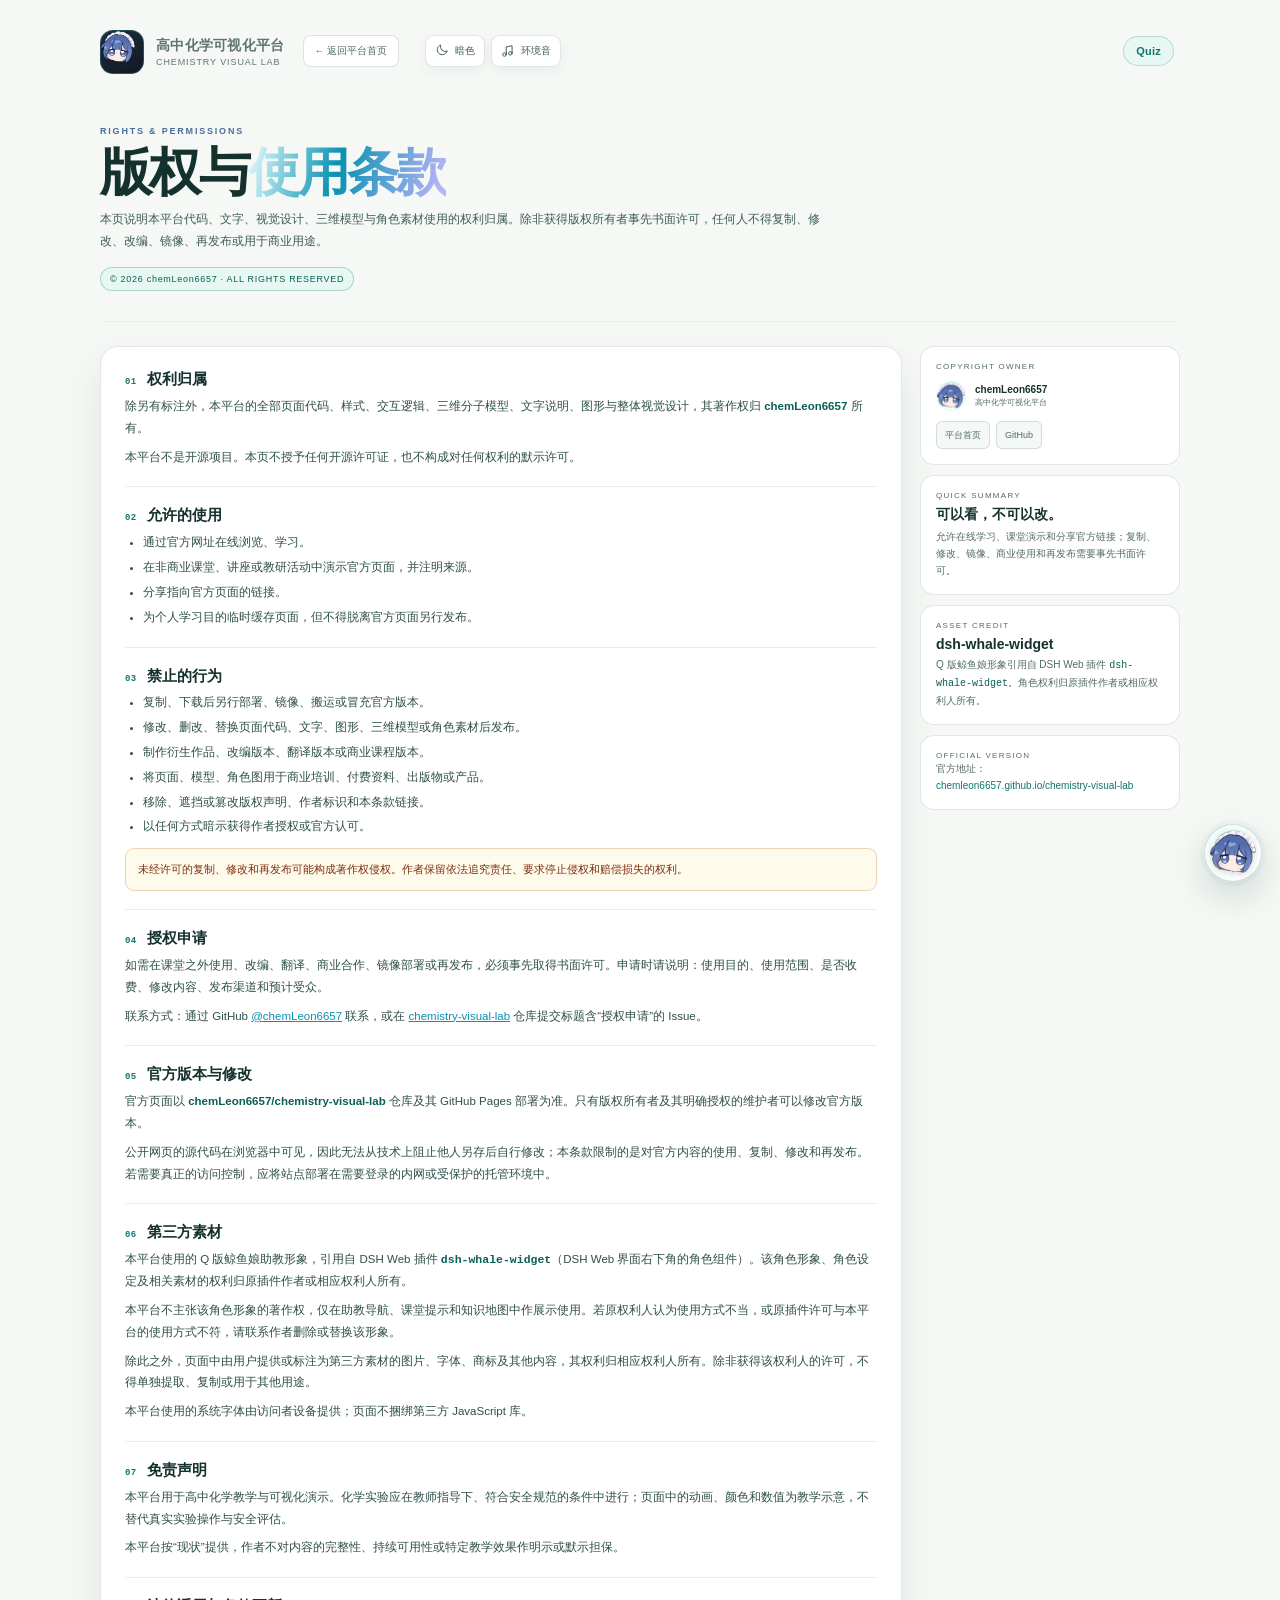
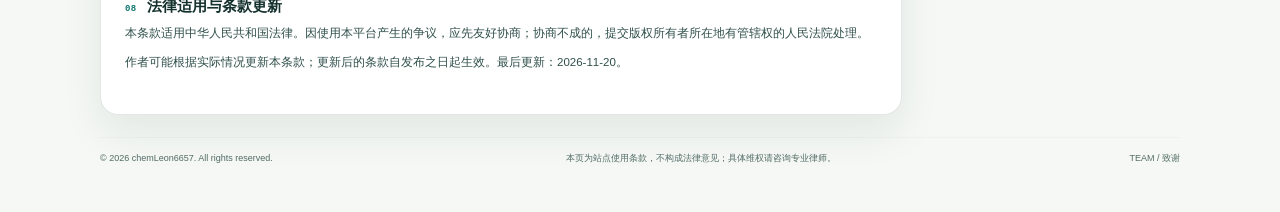
<file: rights.html>
<!DOCTYPE html>
<html lang="zh-CN" data-theme="light">
<head>
<meta charset="UTF-8" />
<meta name="viewport" content="width=device-width, initial-scale=1.0" />
<meta name="theme-color" content="#f5f8f5" />
<title>版权与使用条款 · 高中化学可视化平台</title>
<meta name="description" content="高中化学可视化平台的版权归属、使用许可、禁止行为和授权申请说明。" />
<meta name="copyright" content="© 2026 chemLeon6657. All rights reserved." />
<meta name="rights" content="All rights reserved. No copying, modification, redistribution or derivative works without prior written permission." />
<link rel="license" href="rights.html" />
<link rel="icon" href="favicon-whale.png" type="image/png" />
<link rel="apple-touch-icon" href="whale-icon.png" />
<style>
  :root{--bg:#04070f;--line:rgba(148,163,184,.14);--text:#eaf3ff;--muted:#8ea4c0;--dim:#5e728c;--cyan:#67e8f9;--teal:#5eead4;--violet:#a78bfa;--pink:#f472b6;--mono:"Cascadia Code","SFMono-Regular",Consolas,monospace;color-scheme:dark}
  *{box-sizing:border-box}body{margin:0;min-height:100vh;background:var(--bg);color:var(--text);font-family:"Segoe UI Variable","Segoe UI","PingFang SC","Microsoft YaHei",sans-serif;-webkit-font-smoothing:antialiased}
  a{color:inherit}button{-webkit-tap-highlight-color:transparent}:focus-visible{outline:2px solid rgba(103,232,249,.8);outline-offset:3px}
  .glow{position:fixed;inset:0;z-index:-2;pointer-events:none;background:radial-gradient(900px 620px at 8% -10%,rgba(20,184,166,.15),transparent 64%),radial-gradient(900px 700px at 98% 0%,rgba(91,33,182,.14),transparent 68%),linear-gradient(160deg,#050a14,#04070f 58%,#050811)}
  .glow::after{content:"";position:absolute;inset:0;opacity:.2;background-image:linear-gradient(rgba(148,163,184,.04) 1px,transparent 1px),linear-gradient(90deg,rgba(148,163,184,.04) 1px,transparent 1px);background-size:46px 46px;mask-image:radial-gradient(circle at 50% 30%,black,transparent 78%)}
  .shell{width:min(1080px,calc(100% - 40px));margin:0 auto;padding:28px 0 48px}
  .top{display:flex;align-items:center;justify-content:space-between;gap:18px;padding-bottom:28px}
  .brand{display:flex;align-items:center;gap:12px;text-decoration:none}.mark{width:44px;height:44px;border:1px solid rgba(103,232,249,.22);border-radius:13px;display:grid;place-items:center;background:linear-gradient(150deg,rgba(11,28,46,.92),rgba(5,11,22,.95))}
  .mark svg{width:34px;height:34px}.mark img{width:34px;height:34px;object-fit:contain;border-radius:50%}.brand strong{display:block;font-size:14px;letter-spacing:.02em}.brand span{display:block;margin-top:2px;color:var(--dim);font-size:9px;letter-spacing:.1em}
  .back{display:inline-flex;align-items:center;gap:7px;color:var(--muted);font-size:10px;text-decoration:none;border:1px solid rgba(148,163,184,.14);border-radius:8px;padding:8px 11px;background:rgba(7,15,28,.55);transition:.2s}.back:hover{color:#fff;border-color:rgba(103,232,249,.32)}
  .hero{padding:24px 0 30px;border-bottom:1px solid rgba(148,163,184,.1)}
  .kicker{color:var(--cyan);font-size:9px;letter-spacing:.2em;text-transform:uppercase;font-weight:650}.hero h1{margin:9px 0 10px;font-size:clamp(30px,5vw,52px);line-height:1.04;letter-spacing:-.05em;font-weight:760}.hero h1 span{background:linear-gradient(105deg,#e7fdff,var(--cyan) 45%,#c4b5fd);-webkit-background-clip:text;background-clip:text;color:transparent}
  .hero p{max-width:720px;margin:0;color:var(--muted);font-size:12px;line-height:1.8}.badge{display:inline-flex;align-items:center;gap:7px;margin-top:15px;padding:6px 9px;border:1px solid rgba(94,234,212,.2);border-radius:999px;background:rgba(94,234,212,.06);color:#bdfbf1;font-size:9px;letter-spacing:.08em}
  .grid{display:grid;grid-template-columns:minmax(0,1fr) 260px;gap:18px;margin-top:24px;align-items:start}
  .terms{border:1px solid var(--line);border-radius:18px;background:linear-gradient(155deg,rgba(13,24,43,.78),rgba(7,14,27,.7));box-shadow:0 22px 60px rgba(0,0,0,.2),inset 0 1px 0 rgba(255,255,255,.04);padding:22px 24px}
  .terms section{padding:18px 0;border-top:1px solid rgba(148,163,184,.08)}.terms section:first-child{border-top:0;padding-top:0}
  .terms h2{display:flex;align-items:baseline;gap:10px;margin:0 0 7px;font-size:15px;line-height:1.3;font-weight:650}.terms h2 em{font-family:var(--mono);font-style:normal;color:rgba(103,232,249,.5);font-size:9px;letter-spacing:.05em}
  .terms p{margin:0;color:#a9c1d8;font-size:11.5px;line-height:1.9}.terms p+p{margin-top:7px}.terms ul{margin:7px 0 0;padding-left:18px;color:#a9c1d8;font-size:11.5px;line-height:1.9}.terms li+li{margin-top:3px}.terms strong{color:#e9fbff;font-weight:600}
  .warn{margin-top:10px;padding:11px 12px;border:1px solid rgba(251,191,36,.18);border-radius:9px;background:rgba(251,191,36,.045);color:#d9c99a;font-size:10.5px;line-height:1.8}
  .side{position:sticky;top:18px;display:flex;flex-direction:column;gap:10px}.side-card{padding:15px;border:1px solid var(--line);border-radius:14px;background:rgba(7,15,28,.62)}.side-card .label{color:var(--dim);font-size:8px;letter-spacing:.16em;text-transform:uppercase}.side-card h3{margin:6px 0 4px;font-size:14px}.side-card p{margin:0;color:var(--dim);font-size:10px;line-height:1.7}.side-card a{color:var(--cyan);text-decoration:none}.side-card a:hover{text-decoration:underline}
  .owner{display:flex;align-items:center;gap:9px;margin-top:10px}.owner .avatar{width:30px;height:30px;border-radius:50%;border:1px solid rgba(103,232,249,.2);object-fit:cover;background:rgba(103,232,249,.06)}.owner b{display:block;color:#e9fbff;font-size:10px}.owner span{display:block;color:var(--dim);font-size:8px;margin-top:2px}
  .side-actions{display:flex;gap:6px;flex-wrap:wrap;margin-top:10px}.side-actions a{display:inline-flex;align-items:center;justify-content:center;height:28px;padding:0 8px;border:1px solid rgba(148,163,184,.12);border-radius:6px;background:rgba(4,10,20,.35);color:var(--muted);font-size:9px;text-decoration:none}.side-actions a:hover{color:#fff;border-color:rgba(103,232,249,.3)}
  .foot{display:flex;justify-content:space-between;gap:18px;margin-top:22px;padding-top:13px;border-top:1px solid rgba(148,163,184,.08);color:rgba(94,114,140,.9);font-size:9px;line-height:1.6}
  @media(max-width:820px){.shell{width:calc(100% - 24px);padding-top:16px}.grid{grid-template-columns:1fr}.side{position:static}.terms{padding:17px}.hero h1{font-size:clamp(28px,9vw,42px)}.foot{flex-direction:column;gap:5px}}
  @media(prefers-reduced-motion:reduce){*{animation:none!important;transition:none!important;scroll-behavior:auto!important}}
</style>
<link rel="stylesheet" href="site-theme.css" />
<script>try{var t=localStorage.getItem("cvl-theme");document.documentElement.dataset.theme=t==="dark"?"dark":"light";}catch(e){document.documentElement.dataset.theme="light";}</script>
</head>
<body data-palette="nc">
<div class="glow" aria-hidden="true"></div>
<div class="shell">
  <header class="top">
    <a class="brand" href="./" aria-label="返回平台首页">
      <span class="mark" aria-hidden="true"><img src="whale-icon.png" alt="" width="40" height="40" decoding="async" /></span>
      <span><strong>高中化学可视化平台</strong><span>CHEMISTRY VISUAL LAB</span></span>
    </a>
    <a class="back" href="./">← 返回平台首页</a>
  </header>

  <main>
    <div class="hero">
      <div class="kicker">RIGHTS &amp; PERMISSIONS</div>
      <h1>版权与<span>使用条款</span></h1>
      <p>本页说明本平台代码、文字、视觉设计、三维模型与角色素材使用的权利归属。除非获得版权所有者事先书面许可，任何人不得复制、修改、改编、镜像、再发布或用于商业用途。</p>
      <div class="badge">© 2026 chemLeon6657 · ALL RIGHTS RESERVED</div>
    </div>

    <div class="grid">
      <article class="terms">
        <section>
          <h2><em>01</em>权利归属</h2>
          <p>除另有标注外，本平台的全部页面代码、样式、交互逻辑、三维分子模型、文字说明、图形与整体视觉设计，其著作权归 <strong>chemLeon6657</strong> 所有。</p>
          <p>本平台不是开源项目。本页不授予任何开源许可证，也不构成对任何权利的默示许可。</p>
        </section>

        <section>
          <h2><em>02</em>允许的使用</h2>
          <ul>
            <li>通过官方网址在线浏览、学习。</li>
            <li>在非商业课堂、讲座或教研活动中演示官方页面，并注明来源。</li>
            <li>分享指向官方页面的链接。</li>
            <li>为个人学习目的临时缓存页面，但不得脱离官方页面另行发布。</li>
          </ul>
        </section>

        <section>
          <h2><em>03</em>禁止的行为</h2>
          <ul>
            <li>复制、下载后另行部署、镜像、搬运或冒充官方版本。</li>
            <li>修改、删改、替换页面代码、文字、图形、三维模型或角色素材后发布。</li>
            <li>制作衍生作品、改编版本、翻译版本或商业课程版本。</li>
            <li>将页面、模型、角色图用于商业培训、付费资料、出版物或产品。</li>
            <li>移除、遮挡或篡改版权声明、作者标识和本条款链接。</li>
            <li>以任何方式暗示获得作者授权或官方认可。</li>
          </ul>
          <div class="warn">未经许可的复制、修改和再发布可能构成著作权侵权。作者保留依法追究责任、要求停止侵权和赔偿损失的权利。</div>
        </section>

        <section>
          <h2><em>04</em>授权申请</h2>
          <p>如需在课堂之外使用、改编、翻译、商业合作、镜像部署或再发布，必须事先取得书面许可。申请时请说明：使用目的、使用范围、是否收费、修改内容、发布渠道和预计受众。</p>
          <p>联系方式：通过 GitHub <a href="https://github.com/chemLeon6657" target="_blank" rel="noopener" style="color:var(--cyan)">@chemLeon6657</a> 联系，或在 <a href="https://github.com/chemLeon6657/chemistry-visual-lab" target="_blank" rel="noopener" style="color:var(--cyan)">chemistry-visual-lab</a> 仓库提交标题含“授权申请”的 Issue。</p>
        </section>

        <section>
          <h2><em>05</em>官方版本与修改</h2>
          <p>官方页面以 <strong>chemLeon6657/chemistry-visual-lab</strong> 仓库及其 GitHub Pages 部署为准。只有版权所有者及其明确授权的维护者可以修改官方版本。</p>
          <p>公开网页的源代码在浏览器中可见，因此无法从技术上阻止他人另存后自行修改；本条款限制的是对官方内容的使用、复制、修改和再发布。若需要真正的访问控制，应将站点部署在需要登录的内网或受保护的托管环境中。</p>
        </section>

        <section>
          <h2><em>06</em>第三方素材</h2>
          <p>本平台使用的 Q 版鲸鱼娘助教形象，引用自 DSH Web 插件 <strong style="font-family:var(--mono);color:#bdfbff">dsh-whale-widget</strong>（DSH Web 界面右下角的角色组件）。该角色形象、角色设定及相关素材的权利归原插件作者或相应权利人所有。</p>
          <p>本平台不主张该角色形象的著作权，仅在助教导航、课堂提示和知识地图中作展示使用。若原权利人认为使用方式不当，或原插件许可与本平台的使用方式不符，请联系作者删除或替换该形象。</p>
          <p>除此之外，页面中由用户提供或标注为第三方素材的图片、字体、商标及其他内容，其权利归相应权利人所有。除非获得该权利人的许可，不得单独提取、复制或用于其他用途。</p>
          <p>本平台使用的系统字体由访问者设备提供；页面不捆绑第三方 JavaScript 库。</p>
        </section>

        <section>
          <h2><em>07</em>免责声明</h2>
          <p>本平台用于高中化学教学与可视化演示。化学实验应在教师指导下、符合安全规范的条件中进行；页面中的动画、颜色和数值为教学示意，不替代真实实验操作与安全评估。</p>
          <p>本平台按“现状”提供，作者不对内容的完整性、持续可用性或特定教学效果作明示或默示担保。</p>
        </section>

        <section>
          <h2><em>08</em>法律适用与条款更新</h2>
          <p>本条款适用中华人民共和国法律。因使用本平台产生的争议，应先友好协商；协商不成的，提交版权所有者所在地有管辖权的人民法院处理。</p>
          <p>作者可能根据实际情况更新本条款；更新后的条款自发布之日起生效。最后更新：2026-11-20。</p>
        </section>
      </article>

      <aside class="side">
        <div class="side-card">
          <div class="label">COPYRIGHT OWNER</div>
          <div class="owner"><img class="avatar" src="whale-icon.png" alt="" width="128" height="128" loading="lazy" decoding="async" /><div><b>chemLeon6657</b><span>高中化学可视化平台</span></div></div>
          <div class="side-actions"><a href="./">平台首页</a><a href="https://github.com/chemLeon6657/chemistry-visual-lab" target="_blank" rel="noopener">GitHub</a></div>
        </div>
        <div class="side-card">
          <div class="label">QUICK SUMMARY</div>
          <h3>可以看，不可以改。</h3>
          <p>允许在线学习、课堂演示和分享官方链接；复制、修改、镜像、商业使用和再发布需要事先书面许可。</p>
        </div>
        <div class="side-card">
          <div class="label">ASSET CREDIT</div>
          <h3>dsh-whale-widget</h3>
          <p>Q 版鲸鱼娘形象引用自 DSH Web 插件 <code style="color:#bdfbff;font-family:var(--mono)">dsh-whale-widget</code>。角色权利归原插件作者或相应权利人所有。</p>
        </div>
        <div class="side-card">
          <div class="label">OFFICIAL VERSION</div>
          <p>官方地址：<br /><a href="https://chemleon6657.github.io/chemistry-visual-lab/" target="_blank" rel="noopener">chemleon6657.github.io/chemistry-visual-lab</a></p>
        </div>
      </aside>
    </div>

    <footer class="foot"><span>© 2026 chemLeon6657. All rights reserved.</span><span>本页为站点使用条款，不构成法律意见；具体维权请咨询专业律师。</span></footer>
  </main>
</div>
<script src="platform-shell.js" defer></script>
  <script src="site-ui.js" defer></script>
</body>
</html>
</file>
<file: site-theme.css>
/* ============================================================
   Chemistry Visual Lab · shared theme layer
   Default: light.  html[data-theme="dark"] simply keeps the
   original dark page styles.
   ============================================================ */

html[data-theme="light"] {
  --bg: #f5f8f5;
  --surface: #ffffff;
  --surface-soft: #eef7f3;
  --text: #14312e;
  --muted: #526b66;
  --dim: #5f7570;
  --primary: #0f766e;
  --primary-bright: #0d9488;
  --cyan: #0891b2;
  --teal: #0f766e;
  --violet: #6d28d9;
  --pink: #be123c;
  --amber: #b45309;
  --success: #047857;
  --line: rgba(20, 49, 46, 0.12);
  --line-strong: rgba(20, 49, 46, 0.2);
  --panel: #ffffff;
  --instrument: #0b252f;
  color-scheme: light;
}

html[data-theme="light"],
html[data-theme="light"] body {
  background: #f5f8f5;
  color: #14312e;
}
html[data-theme="light"] ::selection { background: rgba(15,118,110,.2); color: #0b2f2b; }

html[data-theme="light"] .page-glow {
  background:
    radial-gradient(950px 700px at 7% -10%, rgba(13,148,136,.15), transparent 63%),
    radial-gradient(900px 680px at 98% 2%, rgba(109,40,217,.08), transparent 68%),
    radial-gradient(860px 620px at 52% 107%, rgba(8,145,178,.08), transparent 66%),
    linear-gradient(180deg, #fbfdfb 0%, #f5f8f5 48%, #eef5f2 100%);
}
html[data-theme="light"] .page-glow::after {
  opacity: .5;
  background-image:
    linear-gradient(rgba(20,49,46,.035) 1px, transparent 1px),
    linear-gradient(90deg, rgba(20,49,46,.035) 1px, transparent 1px);
}

/* ── header / brand ─────────────────────────────────────── */
html[data-theme="light"] .site-header { color: #14312e; }
html[data-theme="light"] .brand-mark {
  border-color: rgba(15,118,110,.18);
  background: radial-gradient(circle at 30% 20%, #fff, transparent 55%), linear-gradient(150deg,#e5f7f0,#fff);
  box-shadow: 0 8px 24px rgba(20,49,46,.1), inset 0 1px 0 #fff;
}
html[data-theme="light"] .kicker,
html[data-theme="light"] .brand-kicker { color: #0f766e; }
html[data-theme="light"] .brand h1,
html[data-theme="light"] .brand-name { color: #14312e; }
html[data-theme="light"] .brand h1 span,
html[data-theme="light"] .brand-name span {
  background: linear-gradient(105deg,#0f766e,#0891b2 55%,#6d28d9);
  -webkit-background-clip: text; background-clip: text; color: transparent;
}
html[data-theme="light"] .brand-copy p,
html[data-theme="light"] .brand p { color: #526b66; }
html[data-theme="light"] .meta-pill {
  border-color: rgba(15,118,110,.16);
  background: rgba(255,255,255,.78);
  color: #3e5c56;
  box-shadow: 0 4px 16px rgba(20,49,46,.05);
}
html[data-theme="light"] .meta-note { color: #5f7570; }
html[data-theme="light"] .live-dot { background: #0d9488; box-shadow: 0 0 0 4px rgba(13,148,136,.08), 0 0 12px rgba(13,148,136,.5); }
html[data-theme="light"] .brand-mark svg { filter: saturate(.9) brightness(.82); }

/* ── surfaces ───────────────────────────────────────────── */
html[data-theme="light"] .stage-card,
html[data-theme="light"] .panel,
html[data-theme="light"] .card,
html[data-theme="light"] .sidebar,
html[data-theme="light"] .side-panel,
html[data-theme="light"] .control-panel,
html[data-theme="light"] .control-card,
html[data-theme="light"] .info-card,
html[data-theme="light"] .fact-card,
html[data-theme="light"] .detail-panel,
html[data-theme="light"] .table-panel,
html[data-theme="light"] .trend-panel,
html[data-theme="light"] .stage-panel,
html[data-theme="light"] .functional-view,
html[data-theme="light"] .group-panel {
  background: #fff;
  border-color: rgba(20,49,46,.12);
  color: #14312e;
  box-shadow: 0 16px 40px rgba(20,49,46,.07);
}
html[data-theme="light"] .stage-card { overflow: hidden; }
html[data-theme="light"] .sidebar .card { background: #fff; }
html[data-theme="light"] .panel { box-shadow: 0 14px 34px rgba(20,49,46,.06); }

/* ── headings / small labels ────────────────────────────── */
html[data-theme="light"] .stage-head,
html[data-theme="light"] .panel-head,
html[data-theme="light"] .stage-heading,
html[data-theme="light"] .panel-title,
html[data-theme="light"] .stage-heading h1,
html[data-theme="light"] .stage-heading h2,
html[data-theme="light"] .stage-heading h2 *,
html[data-theme="light"] .stage-title,
html[data-theme="light"] .brand h1,
html[data-theme="light"] .brand-name,
html[data-theme="light"] .section-head h2,
html[data-theme="light"] .about h2 { color: #14312e; }
html[data-theme="light"] .stage-heading h2 [id],
html[data-theme="light"] .stage-heading h2 span {
  background: none !important;
  -webkit-text-fill-color: currentColor !important;
  color: #14312e !important;
}
html[data-theme="light"] .eyebrow,
html[data-theme="light"] .stage-kicker,
html[data-theme="light"] .panel-kicker,
html[data-theme="light"] .card-kicker,
html[data-theme="light"] .section-kicker { color: #0f766e; }
html[data-theme="light"] .eyebrow-line { background: linear-gradient(90deg,#0f766e,transparent); }
html[data-theme="light"] .stage-status,
html[data-theme="light"] .stage-sub,
html[data-theme="light"] .panel-sub,
html[data-theme="light"] .head-note,
html[data-theme="light"] .stage-note,
html[data-theme="light"] .meta-note { color: #526b66; }
html[data-theme="light"] .stage-status { color: #526b66; }
html[data-theme="light"] .status-dot { background: #0d9488; box-shadow: 0 0 8px rgba(13,148,136,.45); }

/* ── controls ───────────────────────────────────────────── */
html[data-theme="light"] .geom-tabs,
html[data-theme="light"] .type-tabs,
html[data-theme="light"] .mode-bar,
html[data-theme="light"] .substance-bar,
html[data-theme="light"] .seg,
html[data-theme="light"] .tabs {
  border-color: rgba(20,49,46,.12);
  background: rgba(255,255,255,.7);
}
html[data-theme="light"] .geom-btn,
html[data-theme="light"] .type-btn,
html[data-theme="light"] .mode-tab,
html[data-theme="light"] .substance-btn,
html[data-theme="light"] .seg button,
html[data-theme="light"] .trend-tab,
html[data-theme="light"] .gas-tab {
  color: #526b66;
  border-color: transparent;
  background: transparent;
}
html[data-theme="light"] .geom-btn:hover,
html[data-theme="light"] .type-btn:hover,
html[data-theme="light"] .mode-tab:hover,
html[data-theme="light"] .substance-btn:hover,
html[data-theme="light"] .seg button:hover,
html[data-theme="light"] .trend-tab:hover,
html[data-theme="light"] .gas-tab:hover {
  color: #0f766e;
  background: rgba(15,118,110,.07);
}
html[data-theme="light"] .geom-btn.active,
html[data-theme="light"] .type-btn.active,
html[data-theme="light"] .mode-tab.active,
html[data-theme="light"] .substance-btn.active,
html[data-theme="light"] .seg button.active,
html[data-theme="light"] .trend-tab.active,
html[data-theme="light"] .gas-tab.active {
  color: #0f766e;
  border-color: rgba(15,118,110,.28);
  background: #eaf8f2;
  box-shadow: inset 0 1px 0 #fff;
}
html[data-theme="light"] .lone-btn,
html[data-theme="light"] .icon-btn,
html[data-theme="light"] .reset-btn,
html[data-theme="light"] .action-btn,
html[data-theme="light"] .tool-btn {
  color: #526b66;
  border-color: rgba(20,49,46,.13);
  background: #fff;
}
html[data-theme="light"] .lone-btn:hover,
html[data-theme="light"] .icon-btn:hover,
html[data-theme="light"] .reset-btn:hover,
html[data-theme="light"] .action-btn:hover,
html[data-theme="light"] .tool-btn:hover {
  color: #0f766e;
  border-color: rgba(15,118,110,.3);
  background: #eef8f3;
}
html[data-theme="light"] .lone-btn[aria-pressed="true"] {
  color: #0f766e;
  border-color: rgba(15,118,110,.28);
  background: #eaf8f2;
}

html[data-theme="light"] .example-bar { color: #526b66; }
html[data-theme="light"] .example-label { color: #5f7570; }
html[data-theme="light"] .example-chip {
  color: #14312e;
  border-color: rgba(20,49,46,.12);
  background: #fff;
}
html[data-theme="light"] .example-chip b { color: #14312e; }
html[data-theme="light"] .example-chip small { color: #0f766e; }
html[data-theme="light"] .example-chip.active {
  border-color: rgba(15,118,110,.4);
  background: #eaf8f2;
}

/* ── form controls ──────────────────────────────────────── */
html[data-theme="light"] input,
html[data-theme="light"] select,
html[data-theme="light"] textarea,
html[data-theme="light"] .field input,
html[data-theme="light"] .field select,
html[data-theme="light"] .search-box input {
  color: #14312e;
  border-color: rgba(20,49,46,.14);
  background: #fff;
}
html[data-theme="light"] input::placeholder,
html[data-theme="light"] textarea::placeholder { color: #6b807c; }
html[data-theme="light"] select option { background: #fff; color: #14312e; }
html[data-theme="light"] .field,
html[data-theme="light"] .field select { color: #14312e; background: #fff; border-color: rgba(20,49,46,.14); }
html[data-theme="light"] .field span,
html[data-theme="light"] .field label,
html[data-theme="light"] .field > label { color: #5f7570; }
html[data-theme="light"] .toolbar { border-color: rgba(20,49,46,.1); background: rgba(255,255,255,.7); }

/* ── facts / sidebar ────────────────────────────────────── */
html[data-theme="light"] .fact-row,
html[data-theme="light"] .fact,
html[data-theme="light"] .detail-facts .fact {
  border-bottom-color: rgba(20,49,46,.08);
  color: #526b66;
}
html[data-theme="light"] .fact-row span,
html[data-theme="light"] .fact span { color: #5f7570; }
html[data-theme="light"] .fact-row strong,
html[data-theme="light"] .fact strong { color: #14312e; }
html[data-theme="light"] .current-desc,
html[data-theme="light"] .note,
html[data-theme="light"] .side-note,
html[data-theme="light"] .calc-card p,
html[data-theme="light"] .detail-note { color: #526b66; background: #f2f8f5; border: 1px solid rgba(20,49,46,.1); border-radius: 8px; }
html[data-theme="light"] .equation,
html[data-theme="light"] .vsepr-calc {
  border-color: rgba(20,49,46,.12);
  background: #f2f9f5;
}
html[data-theme="light"] .equation-label,
html[data-theme="light"] .vsepr-calc-head,
html[data-theme="light"] .vsepr-expr { color: #5f7570; }
html[data-theme="light"] .equation-line,
html[data-theme="light"] .vsepr-line { color: #14312e; }
html[data-theme="light"] .equation-line em,
html[data-theme="light"] .vsepr-result { color: #0f766e; }
html[data-theme="light"] .geometry-badge,
html[data-theme="light"] .axe-badge {
  border-color: rgba(15,118,110,.2);
  background: #eaf8f2;
  color: #0f766e;
}
html[data-theme="light"] .tag,
html[data-theme="light"] .detail-tag {
  color: #46625e;
  border-color: rgba(20,49,46,.12);
  background: #f2f8f5;
}
html[data-theme="light"] .status-pill {
  color: #5f7570;
  border-color: rgba(20,49,46,.12);
  background: #f7faf8;
}
html[data-theme="light"] .status-pill.live {
  color: #047857;
  border-color: rgba(4,120,87,.2);
  background: #e9fbf4;
}
html[data-theme="light"] .status-pill.live::before { background: #059669; box-shadow: 0 0 7px rgba(5,150,105,.4); }

/* ── must-know / steps ──────────────────────────────────── */
html[data-theme="light"] .mustknow,
html[data-theme="light"] .step,
html[data-theme="light"] .must-card,
html[data-theme="light"] .principle,
html[data-theme="light"] .guide {
  border-color: rgba(20,49,46,.12);
  background: #fff;
  color: #14312e;
  box-shadow: 0 12px 28px rgba(20,49,46,.06);
}
html[data-theme="light"] .must-title,
html[data-theme="light"] .step h4,
html[data-theme="light"] .must-card h4 { color: #14312e; }
html[data-theme="light"] .must-sub,
html[data-theme="light"] .step p,
html[data-theme="light"] .must-card p,
html[data-theme="light"] .must-pitfalls span,
html[data-theme="light"] .guide { color: #3f5d57; }
html[data-theme="light"] .must-card p strong,
html[data-theme="light"] .must-card .formula-line,
html[data-theme="light"] .must-card .mono {
  color: #0b5f56;
}
html[data-theme="light"] .must-card p strong.violet,
html[data-theme="light"] .must-card .violet {
  color: #5b21b6;
}
html[data-theme="light"] .must-card h4 i {
  background: #0f766e;
  box-shadow: 0 0 0 2px rgba(15, 118, 110, 0.12);
}
html[data-theme="light"] .must-card .ext {
  color: #92400e;
}
html[data-theme="light"] .must-head > .must-card {
  color: #0f766e !important;
  background: #e7f7f1 !important;
  border-color: rgba(15, 118, 110, 0.24) !important;
}
html[data-theme="light"] .must-table-wrap { border-color: rgba(20,49,46,.1); background: #fff; }
html[data-theme="light"] .must-table th { color: #0f766e; border-bottom-color: rgba(20,49,46,.12); background: #f5faf7; }
html[data-theme="light"] .must-table td { color: #14312e; border-bottom-color: rgba(20,49,46,.08); }
html[data-theme="light"] .must-table .mono { color: #0f766e; }
html[data-theme="light"] .must-pitfalls { border-top-color: rgba(20,49,46,.1); }
html[data-theme="light"] .must-pitfalls span { border-color: rgba(180,83,9,.18); background: #fff8ed; }
html[data-theme="light"] .must-pitfalls b { color: #b45309; }
html[data-theme="light"] .step-num { color: #0f766e; }

/* ── periodic table ─────────────────────────────────────── */
html[data-theme="light"] .group-head { color: #5f7570; }
html[data-theme="light"] .group-head span { border-bottom-color: rgba(20,49,46,.1); }
html[data-theme="light"] .el {
  background: linear-gradient(155deg, var(--cat-soft, rgba(15,118,110,.1)), #fff 82%);
  border-color: var(--cat-border, rgba(20,49,46,.14));
  color: #14312e;
}
html[data-theme="light"] .ptable.heat .el {
  background: linear-gradient(155deg, var(--heat-soft, rgba(15,118,110,.12)), #fff 84%);
}
html[data-theme="light"] .el-sym,
html[data-theme="light"] .el-val { color: #14312e; text-shadow: none; }
html[data-theme="light"] .el-name { color: #526b66; }
html[data-theme="light"] .el-z {
  left: auto;
  right: 5px;
  color: #5f7570;
  font-size: 7.5px;
  font-weight: 600;
}
html[data-theme="light"] .el:hover {
  border-color: rgba(15,118,110,.42);
  box-shadow: 0 8px 20px rgba(20,49,46,.12);
}
html[data-theme="light"] .el.selected {
  border-color: rgba(190,18,60,.7);
  box-shadow: 0 0 0 2px rgba(190,18,60,.18), 0 8px 20px rgba(20,49,46,.12);
}
html[data-theme="light"] .placeholder {
  border-color: rgba(20,49,46,.18);
  background: #f2f8f5;
  color: #5f7570;
}
html[data-theme="light"] .fblock-label { color: #5f7570; }
html[data-theme="light"] .legend-row { color: #5f7570; }
html[data-theme="light"] .detail-card,
html[data-theme="light"] .detail-top { color: #14312e; }
html[data-theme="light"] .detail-panel { background: #fff; }
html[data-theme="light"] .detail-rule { background: rgba(20,49,46,.1); }
html[data-theme="light"] .empty-orbit { border-color: rgba(15,118,110,.15); background: #f0faf6; }
html[data-theme="light"] .detail-links a { color: #0f766e; }
html[data-theme="light"] .detail-empty { color: #526b66; }
html[data-theme="light"] .detail-empty h3 { color: #14312e; }
html[data-theme="light"] .trend-panel .chart-wrap,
html[data-theme="light"] .chart-wrap {
  background: #0b252f;
  border-radius: 10px;
  padding: 4px;
}
html[data-theme="light"] .trend-panel .trend-note { color: #526b66; }

/* ── reaction mechanism / organic / acid / apparatus ────── */
html[data-theme="light"] .stage-card .stage-view,
html[data-theme="light"] .stage-card canvas,
html[data-theme="light"] .apparatus,
html[data-theme="light"] .curve-wrap,
html[data-theme="light"] .energy-wrap {
  /* 3D stages and charts stay dark for contrast. */
  color-scheme: dark;
}
html[data-theme="light"] .stage-card .stage-view { border-radius: 12px; }
html[data-theme="light"] .stage-foot,
html[data-theme="light"] .stage-legend,
html[data-theme="light"] .curve-head,
html[data-theme="light"] .energy-head {
  border-color: rgba(20,49,46,.1);
  color: #526b66;
}
html[data-theme="light"] .curve-title,
html[data-theme="light"] .energy-title,
html[data-theme="light"] .stage-foot strong { color: #14312e; }
html[data-theme="light"] .stage-foot { color: #526b66; }
html[data-theme="light"] .stage-legend {
  color: rgba(213,250,246,.8);
  background: rgba(4,20,27,.68);
}
html[data-theme="light"] .curve-panel { background: #fff; }
html[data-theme="light"] .curve-panel .curve-wrap { background: #0b252f; }
html[data-theme="light"] .energy-panel { background: #071a23; border-color: rgba(203,244,240,.16); }
html[data-theme="light"] .energy-head { color: #b9d9d5; }
html[data-theme="light"] .energy-head strong { color: #e8fff9; }
html[data-theme="light"] .energy-axis { color: #9fc3c8; }
html[data-theme="light"] .apparatus { background: #0b252f; }
html[data-theme="light"] .mode-bar,
html[data-theme="light"] .substance-bar { background: rgba(255,255,255,.78); }
html[data-theme="light"] .bar-tip,
html[data-theme="light"] .bar-hint { color: #5f7570; }
html[data-theme="light"] .dose-readout b,
html[data-theme="light"] .ph-badge b { color: #14312e; }
html[data-theme="light"] .ph-badge {
  border-color: rgba(15,118,110,.16);
  background: #fff;
}
html[data-theme="light"] .dose-actions .dose-btn {
  color: #526b66;
  border-color: rgba(20,49,46,.13);
  background: #fff;
}
html[data-theme="light"] .dose-actions .dose-btn.primary {
  color: #fff;
  border-color: #0f766e;
  background: #0f766e;
}
html[data-theme="light"] .dose-actions .dose-btn.auto {
  color: #6d28d9;
  border-color: rgba(109,40,217,.2);
  background: #f5f1ff;
}
html[data-theme="light"] .indicator-state,
html[data-theme="light"] .status-item {
  border-color: rgba(20,49,46,.1);
  background: #f7faf8;
  color: #526b66;
}
html[data-theme="light"] .status-item strong { color: #14312e; }

/* ── footer ─────────────────────────────────────────────── */
html[data-theme="light"] .site-footer {
  border-top-color: rgba(20,49,46,.12);
  color: #5f7570;
}
html[data-theme="light"] .site-footer strong { color: #14312e; }
html[data-theme="light"] .footer-links a { color: #526b66; }
html[data-theme="light"] .footer-links a:hover { color: #0f766e; }
html[data-theme="light"] .footer-tag { color: rgba(15,118,110,.6); }

/* ── shared theme / music toolbar ───────────────────────── */
.site-tools {
  display: inline-flex;
  align-items: center;
  gap: 6px;
  margin-left: 8px;
  flex: 0 0 auto;
}
.site-tool {
  display: inline-flex;
  align-items: center;
  justify-content: center;
  gap: 6px;
  height: 32px;
  padding: 0 9px;
  border: 1px solid rgba(148,163,184,.14);
  border-radius: 9px;
  background: rgba(8,16,29,.62);
  color: #cfe7f5;
  font: inherit;
  font-size: 9.5px;
  cursor: pointer;
  transition: .18s ease;
  white-space: nowrap;
}
.site-tool:hover { border-color: rgba(103,232,249,.35); background: rgba(103,232,249,.08); color: #fff; }
.site-tool svg { width: 14px; height: 14px; }
.site-tool[aria-pressed="true"] { border-color: rgba(103,232,249,.35); background: rgba(103,232,249,.1); color: #eaffff; }
.site-tool .tool-label { display: inline; }
html[data-theme="light"] .site-tool {
  color: #3e5c56;
  border-color: rgba(20,49,46,.12);
  background: #fff;
  box-shadow: 0 4px 14px rgba(20,49,46,.05);
}
html[data-theme="light"] .site-tool:hover {
  color: #0f766e;
  border-color: rgba(15,118,110,.3);
  background: #eef8f3;
}
html[data-theme="light"] .site-tool[aria-pressed="true"] {
  color: #0f766e;
  border-color: rgba(15,118,110,.3);
  background: #eaf8f2;
}
@media (max-width: 760px) {
  .site-tools { margin-left: 4px; }
  .site-tool { width: 32px; padding: 0; }
  .site-tool .tool-label { display: none; }
}

/* ── global focus ───────────────────────────────────────── */
html[data-theme="light"] :focus-visible {
  outline: 3px solid #0f766e;
  outline-offset: 3px;
  box-shadow: 0 0 0 2px #fff;
}

/* ── larger readable type in light mode ─────────────────── */
html[data-theme="light"] .card-kicker,
html[data-theme="light"] .panel-kicker,
html[data-theme="light"] .stage-kicker,
html[data-theme="light"] .eyebrow,
html[data-theme="light"] .module-num { font-size: 10px; }
html[data-theme="light"] .fact-row,
html[data-theme="light"] .fact { font-size: 11px; }
html[data-theme="light"] .fact-row span,
html[data-theme="light"] .fact span { font-size: 10.5px; }
html[data-theme="light"] .note,
html[data-theme="light"] .stage-sub,
html[data-theme="light"] .panel-sub,
html[data-theme="light"] .side-note { font-size: 11px; line-height: 1.7; }
html[data-theme="light"] .site-footer { font-size: 10.5px; }
html[data-theme="light"] .tag { font-size: 9.5px; }
html[data-theme="light"] .stage-legend { font-size: 9.5px; }
html[data-theme="light"] .stage-foot { font-size: 10px; }

@media (max-width: 680px) {
  html[data-theme="light"] .fact-row,
  html[data-theme="light"] .fact { font-size: 10.5px; }
  html[data-theme="light"] .site-footer { font-size: 10px; }
}

/* ── homepage-specific light rules ─────────────────────── */
html[data-theme="light"] .top-nav a { color: #526b66; }
html[data-theme="light"] .top-nav a:hover { color: #0f766e; border-color: rgba(15,118,110,.14); background: rgba(15,118,110,.06); }
html[data-theme="light"] .top-nav .github { color: #14312e; border-color: rgba(20,49,46,.12); background: #fff; box-shadow: 0 4px 14px rgba(20,49,46,.06); }
html[data-theme="light"] .hero-copy > p { color: #526b66; }
html[data-theme="light"] .hero h1 { color: #14312e; }
html[data-theme="light"] .hero h1 .accent { background: linear-gradient(105deg,#0f766e,#0891b2 45%,#6d28d9); -webkit-background-clip: text; background-clip: text; }
html[data-theme="light"] .hero-eyebrow { color: #0f766e; border-color: rgba(15,118,110,.15); background: rgba(255,255,255,.78); box-shadow: 0 4px 18px rgba(20,49,46,.05); }
html[data-theme="light"] .hero-eyebrow span { background: #0d9488; box-shadow: 0 0 0 4px rgba(13,148,136,.1), 0 0 12px rgba(13,148,136,.4); }
html[data-theme="light"] .btn-primary { color: #fff; background: linear-gradient(105deg,#0f766e,#0d9488); box-shadow: 0 12px 30px rgba(15,118,110,.2); }
html[data-theme="light"] .btn-primary:hover { background: linear-gradient(105deg,#115e59,#0f766e); }
html[data-theme="light"] .btn-ghost { color: #14312e; border-color: rgba(20,49,46,.2); background: rgba(255,255,255,.78); box-shadow: 0 6px 20px rgba(20,49,46,.05); }
html[data-theme="light"] .hero-stats { border-top-color: rgba(20,49,46,.12); }
html[data-theme="light"] .hero-stats div { color: #5f7570; }
html[data-theme="light"] .hero-stats strong { color: #14312e; }
html[data-theme="light"] .hero-visual::before { background: radial-gradient(circle at 52% 46%, rgba(13,148,136,.18), rgba(109,40,217,.06) 42%, transparent 70%); }
html[data-theme="light"] .viewport-card { border-color: rgba(15,118,110,.24); background: #081d27; box-shadow: 0 34px 80px rgba(20,49,46,.2), 0 0 0 6px rgba(255,255,255,.55), 0 0 70px rgba(13,148,136,.1); }
html[data-theme="light"] .viewport-bar { background: rgba(4,18,27,.92); border-bottom-color: rgba(196,239,235,.12); }
html[data-theme="light"] .float-tag { color: #14312e; border-color: rgba(20,49,46,.1); background: rgba(255,255,255,.92); box-shadow: 0 12px 28px rgba(20,49,46,.14); }
html[data-theme="light"] .stat-strip { border-color: rgba(20,49,46,.12); background: rgba(20,49,46,.08); box-shadow: 0 14px 34px rgba(20,49,46,.06); }
html[data-theme="light"] .stat-strip div { background: #fff; }
html[data-theme="light"] .stat-strip span { color: #5f7570; }
html[data-theme="light"] .stat-strip strong { color: #14312e; }
html[data-theme="light"] .module-card { border-color: rgba(20,49,46,.12); background: #fff; box-shadow: 0 16px 38px rgba(20,49,46,.06); }
html[data-theme="light"] .module-card:hover { border-color: rgba(15,118,110,.28); box-shadow: 0 24px 54px rgba(20,49,46,.13), 0 0 34px rgba(13,148,136,.05); }
html[data-theme="light"] .module-art { border-bottom-color: rgba(255,255,255,.14); background: radial-gradient(70% 100% at 50% 48%, rgba(45,212,191,.18), transparent 70%), linear-gradient(150deg,#104b57,#0b2d38); }
html[data-theme="light"] .module-card.active .module-art { border-right-color: rgba(255,255,255,.14); background: radial-gradient(75% 100% at 50% 48%, rgba(34,211,238,.15), transparent 70%), linear-gradient(150deg,#082b39,#06161f); }
html[data-theme="light"] .module-art::before { background-image: linear-gradient(rgba(203,244,240,.07) 1px, transparent 1px), linear-gradient(90deg, rgba(203,244,240,.07) 1px, transparent 1px); }
html[data-theme="light"] .module-body { background: #fff; }
html[data-theme="light"] .module-body h3 { color: #14312e; }
html[data-theme="light"] .module-body > p { color: #526b66; }
html[data-theme="light"] .module-num { color: #5f7570; }
html[data-theme="light"] .module-art-label { color: rgba(213,250,246,.82); }
html[data-theme="light"] .coming-label { color: rgba(176,221,219,.62); }
html[data-theme="light"] .open-link { color: #0f766e; }
html[data-theme="light"] .open-link span { border-color: rgba(15,118,110,.2); background: rgba(15,118,110,.06); }
html[data-theme="light"] .about { border-top-color: rgba(20,49,46,.12); }
html[data-theme="light"] .about h2 { color: #14312e; }
html[data-theme="light"] .about-copy > p { color: #526b66; }
html[data-theme="light"] .principle { border-color: rgba(20,49,46,.12); background: #fff; box-shadow: 0 10px 26px rgba(20,49,46,.05); }
html[data-theme="light"] .principle h4 { color: #14312e; }
html[data-theme="light"] .principle p { color: #526b66; }
html[data-theme="light"] .knowledge-canvas { border-color: rgba(20,49,46,.12); background: radial-gradient(900px 500px at 10% 0%, rgba(13,148,136,.1), transparent 60%), radial-gradient(800px 500px at 100% 100%, rgba(109,40,217,.06), transparent 65%), linear-gradient(155deg,#fff,#f1faf5); box-shadow: 0 16px 42px rgba(20,49,46,.07); }
html[data-theme="light"] .knowledge-canvas::before { background-image: linear-gradient(rgba(20,49,46,.035) 1px, transparent 1px), linear-gradient(90deg, rgba(20,49,46,.035) 1px, transparent 1px); }
html[data-theme="light"] .map-title { color: #14312e; }
html[data-theme="light"] .map-sub { color: #526b66; }
html[data-theme="light"] .map-row { border-color: rgba(20,49,46,.12); background: rgba(255,255,255,.7); }
html[data-theme="light"] .map-node { color: #14312e; border-color: rgba(20,49,46,.12); background: #fff; }
html[data-theme="light"] .map-node:hover { border-color: rgba(15,118,110,.34); background: #eaf8f2; }
html[data-theme="light"] .map-arrow { color: rgba(15,118,110,.5); }
html[data-theme="light"] .map-foot { border-top-color: rgba(20,49,46,.12); color: #5f7570; }
html[data-theme="light"] .map-foot strong { color: #047857; }
html[data-theme="light"] .mascot-card { border-color: rgba(15,118,110,.16); background: radial-gradient(500px 320px at 30% 0%, rgba(45,212,191,.16), transparent 65%), linear-gradient(155deg,#f0fbf5,#fff); box-shadow: 0 18px 44px rgba(20,49,46,.07); }
html[data-theme="light"] .mascot-badge { color: #0f766e; border-color: rgba(15,118,110,.18); background: rgba(255,255,255,.8); }
html[data-theme="light"] .mascot-speech { color: #526b66; border-color: rgba(20,49,46,.12); background: #fff; box-shadow: 0 8px 20px rgba(20,49,46,.05); }
html[data-theme="light"] .mascot-speech::before { border-left-color: rgba(20,49,46,.12); border-top-color: rgba(20,49,46,.12); background: #fff; }
html[data-theme="light"] .mascot-speech strong { color: #14312e; }
html[data-theme="light"] .mascot-name { color: #5f7570; }
html[data-theme="light"] .site-footer { border-top-color: rgba(20,49,46,.12); color: #5f7570; }
html[data-theme="light"] .footer-links a { color: #526b66; }
html[data-theme="light"] .footer-links a:hover { color: #0f766e; }

/* 3D viewports remain dark; the light UI around them stays readable. */
html[data-theme="light"] .stage-view,
html[data-theme="light"] #stageView {
  background: radial-gradient(80% 90% at 50% 40%, #0d2c3a, #06121c 75%) !important;
}
html[data-theme="light"] .stage-view { border-radius: 12px; }
html[data-theme="light"] .stage-foot { background: transparent; color: #526b66; }
html[data-theme="light"] .lone-note,
html[data-theme="light"] .ideal-angle,
html[data-theme="light"] .lone-note span { color: #526b66; }
html[data-theme="light"] .angle-pill { color: #526b66; border-color: rgba(20,49,46,.12); background: #f2f8f5; }
html[data-theme="light"] .angle-pill strong { color: #14312e; }
html[data-theme="light"] .formula,
html[data-theme="light"] .current-head .formula { color: #14312e; }
html[data-theme="light"] .current-head { color: #14312e; }
html[data-theme="light"] .fact-row em,
html[data-theme="light"] .fact-row .ext { color: #b45309; }

/* Larger base type: the original 8–9px captions were too small. */
html[data-theme="light"] .card-kicker,
html[data-theme="light"] .panel-kicker,
html[data-theme="light"] .stage-kicker,
html[data-theme="light"] .eyebrow,
html[data-theme="light"] .module-num { font-size: 10px; }
html[data-theme="light"] .fact-row,
html[data-theme="light"] .fact { font-size: 11px; line-height: 1.6; }
html[data-theme="light"] .fact-row span,
html[data-theme="light"] .fact span { font-size: 10.5px; }
html[data-theme="light"] .note,
html[data-theme="light"] .stage-sub,
html[data-theme="light"] .panel-sub,
html[data-theme="light"] .side-note { font-size: 11px; line-height: 1.7; }
html[data-theme="light"] .site-footer { font-size: 10.5px; }
html[data-theme="light"] .tag { font-size: 9.5px; }
html[data-theme="light"] .stage-legend { font-size: 9.5px; }
html[data-theme="light"] .stage-foot { font-size: 10px; }
html[data-theme="light"] .vsepr-expr { font-size: 9.5px; line-height: 1.55; }
html[data-theme="light"] .vsepr-line { font-size: 10.5px; }
html[data-theme="light"] .vsepr-result { font-size: 9.5px; line-height: 1.5; }
html[data-theme="light"] .example-chip { font-size: 9.5px; }
html[data-theme="light"] .example-chip b { font-size: 9.5px; }
@media (max-width: 680px) {
  html[data-theme="light"] .fact-row,
  html[data-theme="light"] .fact { font-size: 10.5px; }
  html[data-theme="light"] .site-footer { font-size: 10px; }
}

/* Global readable-type pass: applies in both themes. */
.card-kicker,
.panel-kicker,
.stage-kicker,
.eyebrow,
.module-num { font-size: 10px; }
.fact-row,
.fact { font-size: 11px; line-height: 1.6; }
.fact-row span,
.fact span { font-size: 10.5px; }
.note,
.stage-sub,
.panel-sub,
.side-note { font-size: 11px; line-height: 1.7; }
.site-footer { font-size: 10.5px; }
.tag { font-size: 9.5px; }
.stage-legend { font-size: 9.5px; }
.stage-foot { font-size: 10px; }
.vsepr-expr { font-size: 9.5px; line-height: 1.55; }
.vsepr-line { font-size: 10.5px; }
.vsepr-result { font-size: 9.5px; line-height: 1.5; }
.example-chip { font-size: 9.5px; }
.example-chip b { font-size: 9.5px; }
@media (max-width: 680px) {
  .fact-row, .fact { font-size: 10.5px; }
  .site-footer { font-size: 10px; }
}
html[data-theme="light"] .calc-line,
html[data-theme="light"] .calc-note,
html[data-theme="light"] .calc-card p { color: #526b66; }
html[data-theme="light"] .calc-line { background: #f2f8f5; border-color: rgba(20,49,46,.1); }
html[data-theme="light"] .calc-line strong,
html[data-theme="light"] .calc-card strong { color: #14312e; }
html[data-theme="light"] #veqValue {
  color: #0f766e !important;
  background: #f2f8f5 !important;
  border-color: rgba(20,49,46,.12) !important;
}
html[data-theme="light"] .dose-sub,
html[data-theme="light"] .dose-sub span { color: #5f7570; }
html[data-theme="light"] .dose-sub strong { color: #14312e; }
html[data-theme="light"] .dose-readout span { color: #5f7570; }
html[data-theme="light"] .ph-badge small { color: #0f766e; }
html[data-theme="light"] .ph-badge span { color: #5f7570; }
html[data-theme="light"] .status-item strong { color: #14312e; }
html[data-theme="light"] .status-item span { color: #5f7570; }
html[data-theme="light"] .indicator-state,
html[data-theme="light"] .indicator-state b { color: #526b66; }
html[data-theme="light"] .indicator-state b { color: #be123c; }
html[data-theme="light"] .mode-tab .num { color: #5f7570; }
html[data-theme="light"] .stage-foot strong { color: #14312e; }
html[data-theme="light"] .tip-card { background: #fff; border-color: rgba(20,49,46,.12); }
html[data-theme="light"] .tip-card h4 { color: #14312e; }
html[data-theme="light"] .tip-card p { color: #526b66; }
html[data-theme="light"] .tip-icon { color: #0f766e; background: #eaf8f2; border-color: rgba(15,118,110,.14); }
html[data-theme="light"] .vsepr-calc {
  padding: 11px 12px;
  border-color: rgba(79,70,229,.38);
  background: linear-gradient(150deg,#eef2ff,#f8faff);
  box-shadow: 0 0 0 1px rgba(79,70,229,.07), 0 8px 20px rgba(49,46,129,.08);
}
html[data-theme="light"] .vsepr-calc:hover {
  border-color: rgba(79,70,229,.72);
  background: linear-gradient(150deg,#e0e7ff,#f5f7ff);
  box-shadow: 0 0 0 1px rgba(79,70,229,.14), 0 12px 26px rgba(49,46,129,.13);
}
html[data-theme="light"] .vsepr-calc-head { color: #4338ca; font-size: 10px; }
html[data-theme="light"] .vsepr-calc-head span { color: #64748b; }
html[data-theme="light"] .vsepr-expr { font-size: 10.5px; line-height: 1.6; }
html[data-theme="light"] .vsepr-line { font-size: 11px; line-height: 1.65; }
html[data-theme="light"] .vsepr-result { font-size: 10.5px; line-height: 1.6; }
html[data-theme="light"] .vsepr-pop-hint,
html[data-theme="light"] .vsepr-pop-hint span {
  color: #fff !important;
  font-weight: 650;
  border-top: 0;
  background: linear-gradient(135deg,#6366f1,#4f46e5) !important;
}
html[data-theme="light"] .vsepr-pop-hint b { color: #fff !important; }
html[data-theme="light"] .vsepr-placeholder {
  color: #4338ca;
  border-color: rgba(79,70,229,.3);
  background: #eef2ff;
}
html[data-theme="light"] .vsepr-calc.vsepr-float {
  border-color: rgba(79,70,229,.55);
  background: linear-gradient(155deg,#ffffff,#f5f7ff);
  box-shadow: 0 24px 60px rgba(49,46,129,.25), 0 0 0 1px rgba(79,70,229,.08) inset, 0 0 30px rgba(79,70,229,.1);
}
html[data-theme="light"] .vsepr-calc.vsepr-float .vsepr-pop-hint {
  color: #fff;
  background: linear-gradient(135deg,#6366f1,#4f46e5) !important;
}
/* ── organic groups ─────────────────────────────────────── */
html[data-theme="light"] .group-stage,
html[data-theme="light"] .molecule-stage {
  background: radial-gradient(70% 90% at 50% 45%, #10384a, #06141e 72%) !important;
  border-color: rgba(203,244,240,.16);
}
html[data-theme="light"] .group-card {
  background: #fff;
  border-color: rgba(20,49,46,.12);
  color: #14312e;
}
html[data-theme="light"] .group-card:hover {
  border-color: rgba(15,118,110,.28);
  background: #f2faf6;
}
html[data-theme="light"] .group-card.active {
  background: #eaf8f2;
  border-color: var(--g-color, rgba(15,118,110,.4));
}
html[data-theme="light"] .group-card strong { color: #14312e; }
html[data-theme="light"] .group-copy span { color: #5f7570; }
html[data-theme="light"] .group-list { scrollbar-color: rgba(15,118,110,.22) transparent; }
html[data-theme="light"] .group-icon { background: color-mix(in srgb, var(--g-color, #0f766e) 9%, #fff); }
html[data-theme="light"] .r-chip,
html[data-theme="light"] .note-box,
html[data-theme="light"] .mascot-note {
  color: #526b66;
  border-color: rgba(20,49,46,.12);
  background: #f7faf8;
}
html[data-theme="light"] .r-chip { color: #0f766e; }
html[data-theme="light"] .detail-panel .info-label,
html[data-theme="light"] .detail-panel .info-text { color: #526b66; }
html[data-theme="light"] .detail-panel .detail-rule { background: rgba(20,49,46,.1); }
html[data-theme="light"] .detail-head h2,
html[data-theme="light"] .detail-head h3 { color: #14312e; }
html[data-theme="light"] .mol-meta,
html[data-theme="light"] .mol-legend,
html[data-theme="light"] .mol-hint,
html[data-theme="light"] .mol-reset { color: #cfeff0; background: rgba(4,20,27,.72); border-color: rgba(203,244,240,.14); }
html[data-theme="light"] .info-text,
html[data-theme="light"] .note-box,
html[data-theme="light"] .stage-foot { color: #526b66 !important; }
html[data-theme="light"] .r-chip {
  color: #0f766e !important;
  background: #eef8f3 !important;
  border-color: rgba(15,118,110,.18) !important;
}
html[data-theme="light"] .note-box { background: #f7faf8 !important; border-color: rgba(20,49,46,.1) !important; }
html[data-theme="light"] .note-box strong,
html[data-theme="light"] .stage-foot .key { color: #14312e !important; }
html[data-theme="light"] #molGeometry { color: #0f766e !important; }
html[data-theme="light"] .detail-panel .info-label { color: #5f7570 !important; }
/* ── five reference palettes, used as restrained page accents ── */
html[data-theme="light"] body[data-palette="nc"] { --page-accent:#4c6c9a; --page-soft:#d88c9a; --page-pale:#f2e1b6; }
html[data-theme="light"] body[data-palette="climate"] { --page-accent:#2f6f9a; --page-soft:#d5e8f1; --page-pale:#a9d9bb; }
html[data-theme="light"] body[data-palette="methods"] { --page-accent:#7a5aa6; --page-soft:#c7b8e6; --page-pale:#f8b89e; }
html[data-theme="light"] body[data-palette="immunology"] { --page-accent:#4f6fa8; --page-soft:#bbd1e7; --page-pale:#e9b6be; }
html[data-theme="light"] body[data-palette="cellbio"] { --page-accent:#5b6bb5; --page-soft:#d6eaf8; --page-pale:#cfe7c1; }

html[data-theme="light"] body[data-palette] .kicker,
html[data-theme="light"] body[data-palette] .section-kicker,
html[data-theme="light"] body[data-palette] .eyebrow,
html[data-theme="light"] body[data-palette] .panel-kicker,
html[data-theme="light"] body[data-palette] .stage-kicker,
html[data-theme="light"] body[data-palette] .card-kicker { color: var(--page-accent); }
html[data-theme="light"] body[data-palette] .stage-card,
html[data-theme="light"] body[data-palette] .panel.table-panel,
html[data-theme="light"] body[data-palette] .panel.stage-panel,
html[data-theme="light"] body[data-palette] .functional-view {
  border-top: 3px solid var(--page-soft);
}
html[data-theme="light"] body[data-palette] .geom-btn.active,
html[data-theme="light"] body[data-palette] .type-btn.active,
html[data-theme="light"] body[data-palette] .mode-tab.active,
html[data-theme="light"] body[data-palette] .seg button.active,
html[data-theme="light"] body[data-palette] .trend-tab.active {
  color: var(--page-accent);
  border-color: color-mix(in srgb, var(--page-accent) 28%, transparent);
  background: color-mix(in srgb, var(--page-soft) 22%, #fff);
}
html[data-theme="light"] body[data-palette] .tag {
  color: color-mix(in srgb, var(--page-accent) 78%, #14312e);
  border-color: color-mix(in srgb, var(--page-accent) 18%, transparent);
  background: color-mix(in srgb, var(--page-soft) 18%, #fff);
}
html[data-theme="light"] body[data-palette] .step-num { color: var(--page-accent); }
html[data-theme="light"] body[data-palette] .test-dot,
html[data-theme="light"] body[data-palette] .status-dot { background: var(--page-accent); box-shadow: 0 0 8px color-mix(in srgb, var(--page-accent) 40%, transparent); }
html[data-theme="light"] body[data-palette="nc"] .module-card:nth-of-type(2) .module-art { background: radial-gradient(70% 100% at 50% 48%, rgba(216,140,154,.2), transparent 70%), linear-gradient(150deg,#4c6c9a,#2f4b70); }
html[data-theme="light"] body[data-palette="nc"] .module-card:nth-of-type(3) .module-art { background: radial-gradient(70% 100% at 50% 48%, rgba(107,167,183,.2), transparent 70%), linear-gradient(150deg,#4d7f8c,#2e5662); }
/* ── gas preparation / apparatus ───────────────────────── */
html[data-theme="light"] .slot {
  background: #fff;
  border-color: rgba(20,49,46,.12);
}
html[data-theme="light"] .slot.empty { background: #f7faf8; border-color: rgba(20,49,46,.18); }
html[data-theme="light"] .slot-head,
html[data-theme="light"] .slot-head b,
html[data-theme="light"] .slot-name { color: #14312e; }
html[data-theme="light"] .slot-desc,
html[data-theme="light"] .slot-hint { color: #5f7570; }
html[data-theme="light"] .slot-hint { border-top-color: rgba(20,49,46,.1); }
html[data-theme="light"] .slot.ok { border-color: rgba(15,118,110,.42); box-shadow: 0 0 0 1px rgba(15,118,110,.08); }
html[data-theme="light"] .part-card {
  background: #fff;
  border-color: rgba(20,49,46,.12);
  color: #14312e;
}
html[data-theme="light"] .part-card:hover { border-color: rgba(15,118,110,.32); background: #f2faf6; }
html[data-theme="light"] .part-name { color: #14312e; }
html[data-theme="light"] .part-desc { color: #5f7570; }
html[data-theme="light"] .shelf-group-title,
html[data-theme="light"] .shelf-hint,
html[data-theme="light"] .shelf-sub { color: #5f7570; }
html[data-theme="light"] .task-fact { border-bottom-color: rgba(20,49,46,.08); }
html[data-theme="light"] .task-fact span { color: #5f7570; }
html[data-theme="light"] .task-fact strong { color: #14312e; }
html[data-theme="light"] .task-note { color: #526b66; border-top-color: rgba(20,49,46,.1); }
html[data-theme="light"] .task-note strong { color: #be123c; }
html[data-theme="light"] .equation-box,
html[data-theme="light"] .status-box {
  background: #f2f8f5;
  border-color: rgba(20,49,46,.1);
  color: #526b66;
}
html[data-theme="light"] .equation-box strong,
html[data-theme="light"] .status-box strong { color: #14312e; }
html[data-theme="light"] .action-btn {
  background: #fff;
  border-color: rgba(20,49,46,.14);
  color: #526b66;
}
html[data-theme="light"] .action-btn.primary {
  background: #0f766e;
  border-color: #0f766e;
  color: #fff;
}
html[data-theme="light"] .action-btn.challenge { color: #b45309; border-color: rgba(180,83,9,.22); background: #fff8ed; }
html[data-theme="light"] .gas-tabs { background: #fff; border-color: rgba(20,49,46,.12); }
html[data-theme="light"] .gas-badge { background: #f2f8f5; }
/* ── reaction gallery ───────────────────────────────────── */
html[data-theme="light"] .obs-stage { background: radial-gradient(70% 90% at 50% 45%, #10384a, #06141e 72%) !important; border-color: rgba(203,244,240,.16); }
html[data-theme="light"] .reaction-card {
  background: #fff;
  border-color: rgba(20,49,46,.12);
  color: #14312e;
}
html[data-theme="light"] .reaction-card:hover { border-color: rgba(15,118,110,.3); background: #f2faf6; }
html[data-theme="light"] .reaction-card.active { border-color: rgba(15,118,110,.4); background: #eaf8f2; }
html[data-theme="light"] .card-title { color: #14312e; }
html[data-theme="light"] .card-eq { color: #526b66; }
html[data-theme="light"] .card-cond,
html[data-theme="light"] .card-kind,
html[data-theme="light"] .reaction-group { color: #5f7570; }
html[data-theme="light"] .obs-title { color: #14312e; }
html[data-theme="light"] .obs-meta { color: #526b66; }
html[data-theme="light"] .play-btn { color: #0f766e; border-color: rgba(15,118,110,.25); background: #eaf8f2; }
html[data-theme="light"] .play-btn:hover { border-color: rgba(15,118,110,.42); box-shadow: 0 0 20px rgba(15,118,110,.08); }
html[data-theme="light"] .equation-bar { color: #14312e; background: #f2f8f5; border-color: rgba(20,49,46,.1); }
html[data-theme="light"] .phen { color: #526b66; background: #f7faf8; border-color: rgba(20,49,46,.1); }
html[data-theme="light"] .analysis-title { color: #14312e; }
html[data-theme="light"] .electron-card,
html[data-theme="light"] .half-item,
html[data-theme="light"] .analysis-note {
  background: #f7faf8;
  border-color: rgba(20,49,46,.1);
  color: #526b66;
}
html[data-theme="light"] .electron-card .ec-label { color: #5f7570; }
html[data-theme="light"] .electron-card strong,
html[data-theme="light"] .analysis-note strong { color: #14312e; }
html[data-theme="light"] .electron-card p { color: #526b66; }
html[data-theme="light"] .media-table th { color: #5f7570; border-bottom-color: rgba(20,49,46,.1); }
html[data-theme="light"] .media-table td { color: #526b66; border-bottom-color: rgba(20,49,46,.07); }
html[data-theme="light"] .media-table .m-product { color: #14312e; }
html[data-theme="light"] .half-item { border-left-color: rgba(15,118,110,.25); }
html[data-theme="light"] .caution { color: #be123c; background: #fff1f2; border-color: rgba(190,18,60,.16); }
html[data-theme="light"] .map-title,
html[data-theme="light"] .tips-title { color: #14312e; }
html[data-theme="light"] .map-name,
html[data-theme="light"] .map-chain,
html[data-theme="light"] .tips-list { color: #526b66; }
html[data-theme="light"] .map-row { border-top-color: rgba(20,49,46,.08); }
html[data-theme="light"] .state { color: #526b66; border-color: rgba(20,49,46,.12); background: #fff; }
html[data-theme="light"] .state.hot { color: #be123c; border-color: rgba(190,18,60,.2); background: #fff1f2; }
html[data-theme="light"] .arrow { color: rgba(15,118,110,.45); }
html[data-theme="light"] .tips-list b { color: #14312e; }
html[data-theme="light"] .dose-sub,
html[data-theme="light"] .dose-sub span,
html[data-theme="light"] .dose-sub strong,
html[data-theme="light"] .calc-note,
html[data-theme="light"] .calc-card p,
html[data-theme="light"] .ph-badge small { color: #526b66 !important; }
html[data-theme="light"] .dose-sub strong,
html[data-theme="light"] .calc-card strong { color: #14312e !important; }

/* ── final light-mode control fixes ─────────────────────── */
html[data-theme="light"] .type-tabs,
html[data-theme="light"] .type-switch {
  background: rgba(255, 255, 255, 0.94) !important;
  border-color: rgba(20, 49, 46, 0.14) !important;
  box-shadow: inset 0 1px 2px rgba(20, 49, 46, 0.04) !important;
}
html[data-theme="light"] .type-tabs .type-btn,
html[data-theme="light"] .type-switch .type-btn {
  color: #526b66 !important;
}
html[data-theme="light"] .type-tabs .type-btn.active,
html[data-theme="light"] .type-switch .type-btn.active {
  color: #0f766e !important;
  border-color: rgba(15, 118, 110, 0.3) !important;
  background: #eaf8f2 !important;
  box-shadow: inset 0 1px 0 #fff !important;
}
html[data-theme="light"] .type-btn.active::after {
  background: #0d9488 !important;
  box-shadow: none !important;
}
html[data-theme="light"] .cell-btn {
  background: #fff !important;
  border-color: rgba(20, 49, 46, 0.14) !important;
  color: #526b66 !important;
  box-shadow: none !important;
}
html[data-theme="light"] .cell-btn:hover {
  background: #eef8f3 !important;
  border-color: rgba(15, 118, 110, 0.3) !important;
  color: #0f766e !important;
}
html[data-theme="light"] .cell-btn[aria-pressed="true"] {
  background: #dff5ec !important;
  border-color: rgba(15, 118, 110, 0.38) !important;
  color: #0f766e !important;
}
html[data-theme="light"] .cell-btn[aria-pressed="true"] svg {
  color: #0f766e !important;
}
html[data-theme="light"] .icon-btn {
  background: #fff !important;
  border-color: rgba(20, 49, 46, 0.14) !important;
  color: #526b66 !important;
}

/* 109°28′ card — it was still a dark gradient */
html[data-theme="light"] .angle-block {
  background: linear-gradient(160deg, #f7fbf9, #eaf8f2) !important;
  border-color: rgba(20, 49, 46, 0.13) !important;
  box-shadow: inset 0 1px 0 #fff !important;
}
html[data-theme="light"] .angle-caption {
  color: #5f7570 !important;
}
html[data-theme="light"] .angle-value {
  color: #0f766e !important;
}
html[data-theme="light"] .angle-shape {
  color: #0d9488 !important;
}

/* electron tip card was white-on-white */
html[data-theme="light"] .tip-card .tip-copy h4 {
  color: #14312e !important;
}
html[data-theme="light"] .tip-card .tip-copy p,
html[data-theme="light"] .tip-card .tip-copy strong {
  color: #526b66 !important;
}
html[data-theme="light"] .tip-card .tip-copy strong {
  color: #14312e !important;
}

/* electron progress dock — controls should follow the light surface */
html[data-theme="light"] .progress-dock {
  background: linear-gradient(180deg, #ffffff, #f2f8f5) !important;
  border-color: rgba(20, 49, 46, 0.13) !important;
  box-shadow: 0 18px 40px rgba(20, 49, 46, 0.08), inset 0 1px 0 #fff !important;
}
html[data-theme="light"] .progress-label {
  color: #5f7570 !important;
}
html[data-theme="light"] .progress-label strong {
  color: #14312e !important;
}
html[data-theme="light"] .progress-message {
  color: #5f7570 !important;
}
html[data-theme="light"] .play-btn {
  background: #0f766e !important;
  border-color: #0f766e !important;
  color: #fff !important;
  box-shadow: 0 4px 14px rgba(15, 118, 110, 0.18) !important;
}
html[data-theme="light"] .play-btn:hover {
  background: #0d9488 !important;
  border-color: #0d9488 !important;
}
html[data-theme="light"] .play-icon {
  filter: none !important;
}
html[data-theme="light"] .range-labels {
  color: #5f7570 !important;
}
html[data-theme="light"] .range-labels span:last-child {
  color: #0f766e !important;
}
html[data-theme="light"] input[type="range"]::-webkit-slider-runnable-track {
  background: linear-gradient(90deg, #0d9488 0%, #0f766e var(--p, 0%), #dce9e4 var(--p, 0%), #dce9e4 100%) !important;
  box-shadow: inset 0 1px 2px rgba(20, 49, 46, 0.14) !important;
}
html[data-theme="light"] input[type="range"]::-webkit-slider-thumb {
  border-color: #0f766e !important;
  background: #fff !important;
  box-shadow: 0 0 0 4px rgba(15, 118, 110, 0.12), 0 2px 8px rgba(20, 49, 46, 0.16) !important;
}

html[data-theme="light"] .range-marker .marker-dot {
  border-color: #fff !important;
  background: #0f766e !important;
  box-shadow: 0 0 0 2px rgba(15, 118, 110, 0.18), 0 2px 6px rgba(20, 49, 46, 0.16) !important;
}
html[data-theme="light"] .range-marker:focus-visible {
  outline-color: #0f766e !important;
}
html[data-theme="light"] .range-labels .mid {
  color: #0f766e !important;
  font-weight: 650;
}
html[data-theme="light"] .range-marker::before {
  background: rgba(15, 118, 110, 0.38) !important;
}

/* 浅色页里的功能入口不能再用淡薄荷字 */
html[data-theme="light"] .bond-feature {
  color: #0f766e !important;
  background: #e7f7f1 !important;
  border-color: rgba(15, 118, 110, 0.3) !important;
  font-weight: 600;
}
html[data-theme="light"] .bond-feature:hover {
  background: #d9f2e8 !important;
  border-color: #0f766e !important;
}
html[data-theme="light"] .bond-feature .bond-icon {
  color: #ffffff !important;
  background: #0f766e !important;
}
html[data-theme="light"] .bond-feature .bond-arrow {
  color: #0f766e !important;
}
html[data-theme="light"] .record-badge[data-state="done"] {
  color: #065f46 !important;
  border-color: rgba(5, 150, 105, 0.4) !important;
  background: #d1fae5 !important;
  font-weight: 650;
}

/* XeF₄ 是八面体下的可进入特例，做成明确的琥珀色入口 */
html[data-theme="light"] .example-chip.ext {
  color: #7c2d12 !important;
  background: #fff4dc !important;
  border-color: #d97706 !important;
  box-shadow: 0 3px 10px rgba(180, 83, 9, 0.14);
  cursor: pointer;
}
html[data-theme="light"] .example-chip.ext b {
  color: #7c2d12 !important;
}
html[data-theme="light"] .example-chip.ext small {
  color: #b45309 !important;
}
html[data-theme="light"] .example-chip.ext::after {
  content: "→";
  margin-left: 2px;
  color: #b45309;
  font-size: 11px;
  line-height: 1;
}
html[data-theme="light"] .example-chip.ext:hover {
  background: #ffe8bf !important;
  border-color: #b45309 !important;
  box-shadow: 0 5px 14px rgba(180, 83, 9, 0.22);
}
html[data-theme="light"] .example-chip.ext.active {
  background: #fde68a !important;
  border-color: #92400e !important;
  box-shadow: 0 0 0 2px rgba(217, 119, 6, 0.18), 0 5px 14px rgba(180, 83, 9, 0.2);
}
html[data-theme="dark"] .example-chip.ext {
  border-color: rgba(251, 191, 36, 0.48);
  background: rgba(251, 191, 36, 0.1);
}
html[data-theme="dark"] .example-chip.ext::after {
  content: "→";
  margin-left: 2px;
  color: #fbbf24;
  font-size: 11px;
  line-height: 1;
}

/* 其他页面的浅青色小标签统一压深，避免浅底上发白 */
html[data-theme="light"] .type-badge,
html[data-theme="light"] .cat-badge,
html[data-theme="light"] .gas-badge {
  color: #0b5f56 !important;
  background: #e7f7f1 !important;
  border-color: rgba(15, 118, 110, 0.28) !important;
  font-weight: 650;
}
html[data-theme="light"] .cell-note,
html[data-theme="light"] .gas-chip,
html[data-theme="light"] .must-kicker,
html[data-theme="light"] .card-num,
html[data-theme="light"] .guide b,
html[data-theme="light"] .analysis-panel b,
html[data-theme="light"] .electron-card p b,
html[data-theme="light"] .detail-note strong,
html[data-theme="light"] .status-box.ok,
html[data-theme="light"] .stage-foot strong {
  color: #0b5f56 !important;
}
html[data-theme="light"] .cell-note i {
  background: #0f766e !important;
  box-shadow: 0 0 8px rgba(15, 118, 110, 0.42) !important;
}
html[data-theme="light"] .status-box.ok {
  background: #eaf8f2 !important;
  border-color: rgba(15, 118, 110, 0.3) !important;
}
html[data-theme="light"] .site-footer a {
  color: #0f766e !important;
}
html[data-theme="light"] .terms p,
html[data-theme="light"] .terms li {
  color: #2f4f4a !important;
}
html[data-theme="light"] .terms h2 {
  color: #14312e !important;
}
html[data-theme="light"] .terms h2 em {
  color: #0f766e !important;
}
html[data-theme="light"] .hero p {
  color: #3f5d57 !important;
}
html[data-theme="light"] .hero .badge {
  color: #0b5f56 !important;
  background: #e7f7f1 !important;
  border-color: rgba(15, 118, 110, 0.28) !important;
}
html[data-theme="light"] .gas-title span {
  color: #0b5f56 !important;
}
html[data-theme="light"] .terms strong,
html[data-theme="light"] .terms code {
  color: #0b5f56 !important;
}
html[data-theme="light"] .terms {
  background: #ffffff !important;
  border-color: rgba(20, 49, 46, 0.12) !important;
  box-shadow: 0 18px 40px rgba(20, 49, 46, 0.08) !important;
}
html[data-theme="light"] .terms section {
  border-top-color: rgba(20, 49, 46, 0.09) !important;
}
html[data-theme="light"] .terms .warn {
  background: #fffbeb !important;
  border-color: rgba(180, 83, 9, 0.24) !important;
  color: #7c2d12 !important;
}
html[data-theme="light"] .side-card {
  background: #ffffff !important;
  border-color: rgba(20, 49, 46, 0.12) !important;
}
html[data-theme="light"] .side-card .label {
  color: #526b66 !important;
}
html[data-theme="light"] .side-card h3,
html[data-theme="light"] .owner b {
  color: #14312e !important;
}
html[data-theme="light"] .side-card p,
html[data-theme="light"] .owner span,
html[data-theme="light"] .foot {
  color: #526b66 !important;
}
html[data-theme="light"] .side-card a {
  color: #0f766e !important;
}
html[data-theme="light"] .side-actions a {
  background: #f4f8f6 !important;
  border-color: rgba(20, 49, 46, 0.14) !important;
  color: #526b66 !important;
}
html[data-theme="light"] .side-card code {
  color: #0b5f56 !important;
}
html[data-theme="light"] .back {
  background: #ffffff !important;
  border-color: rgba(20, 49, 46, 0.14) !important;
  color: #526b66 !important;
}
html[data-theme="light"] .back:hover {
  color: #0f766e !important;
  border-color: rgba(15, 118, 110, 0.32) !important;
}
html[data-theme="light"] .principle span {
  color: #0f766e !important;
}
/* 元素周期表的电子层图：浅底上改用深青原子核/轨道/电子 */
html[data-theme="light"] #shellSvg {
  filter: drop-shadow(0 0 10px rgba(15, 118, 110, 0.14)) !important;
}
html[data-theme="light"] #shellSvg .shell-nucleus {
  fill: #0f766e !important;
}
html[data-theme="light"] #shellSvg .shell-ring {
  stroke: rgba(15, 118, 110, 0.28) !important;
  stroke-width: 1px !important;
}
html[data-theme="light"] #shellSvg .shell-electron {
  fill: #0b5f56 !important;
}
html[data-theme="light"] .empty-orbit {
  border-color: rgba(15, 118, 110, 0.3) !important;
  box-shadow: 0 0 26px rgba(15, 118, 110, 0.08) !important;
}
html[data-theme="light"] .empty-orbit::before {
  border-color: rgba(15, 118, 110, 0.16) !important;
}
html[data-theme="light"] .empty-orbit::after {
  border-color: rgba(15, 118, 110, 0.2) !important;
}
html[data-theme="light"] .empty-orbit i {
  background: #0f766e !important;
  box-shadow: 0 0 14px rgba(15, 118, 110, 0.36) !important;
}
/* 有机官能团检验模块：浅色模式下不再使用深色底 */
html[data-theme="light"] .test-box {
  background: #f2f9f6 !important;
  border-color: rgba(15, 118, 110, 0.16) !important;
  color: #3f5d57 !important;
}
html[data-theme="light"] .test-box strong {
  color: #0f766e !important;
}
/* 同分异构体实验室：浅色模式下统一白底深字 */
html[data-theme="light"] .isomer-sub {
  color: #5f7570 !important;
}
html[data-theme="light"] .formula-tab {
  background: #ffffff !important;
  border-color: rgba(20, 49, 46, 0.13) !important;
  color: #526b66 !important;
}
html[data-theme="light"] .formula-tab:hover {
  color: #0f766e !important;
  background: #f1faf6 !important;
}
html[data-theme="light"] .formula-tab.active {
  color: #0f766e !important;
  border-color: rgba(15, 118, 110, 0.36) !important;
  background: #e7f7f1 !important;
}
html[data-theme="light"] .formula-tab .count {
  color: #0f766e !important;
}
/* 同分异构体页顶栏与 3D 复位按钮：跟其他模块统一为浅色/青绿，不再用深底按钮 */
html[data-theme="light"] .mode-tab {
  background: transparent !important;
  border-color: transparent !important;
  color: #526b66 !important;
  box-shadow: none !important;
}
html[data-theme="light"] .mode-tab:hover {
  background: #f1faf6 !important;
  color: #0f766e !important;
}
html[data-theme="light"] .mode-tab.active {
  background: #e7f7f1 !important;
  border-color: rgba(15, 118, 110, 0.32) !important;
  color: #0f766e !important;
  box-shadow: inset 0 1px 0 #fff !important;
}
html[data-theme="light"] .mode-tab .num {
  color: #5f7570 !important;
}
html[data-theme="light"] .iso-reset {
  background: #ffffff !important;
  border-color: rgba(15, 118, 110, 0.28) !important;
  color: #0f766e !important;
  box-shadow: 0 1px 2px rgba(20, 49, 46, 0.06) !important;
}
html[data-theme="light"] .iso-reset:hover {
  background: #e7f7f1 !important;
  border-color: rgba(15, 118, 110, 0.45) !important;
  color: #0b5f56 !important;
}
html[data-theme="light"] .iso-card {
  background: #ffffff !important;
  border-color: rgba(20, 49, 46, 0.13) !important;
  color: #14312e !important;
}
html[data-theme="light"] .iso-card:hover {
  background: #f3faf7 !important;
  border-color: rgba(15, 118, 110, 0.34) !important;
}
html[data-theme="light"] .iso-card.selected {
  background: #eaf8f2 !important;
  border-color: rgba(15, 118, 110, 0.5) !important;
  box-shadow: 0 0 0 1px rgba(15, 118, 110, 0.08) !important;
}
html[data-theme="light"] .iso-name {
  color: #14312e !important;
}
html[data-theme="light"] .iso-type {
  color: #0f766e !important;
}
html[data-theme="light"] .iso-cond {
  color: #3f5d57 !important;
}
html[data-theme="light"] .iso-card .iso-tick {
  color: #0f766e !important;
}
html[data-theme="light"] .isonote {
  background: #ffffff !important;
  border-color: rgba(20, 49, 46, 0.12) !important;
}
html[data-theme="light"] .isonote b {
  color: #14312e !important;
}
html[data-theme="light"] .isonote span {
  color: #5f7570 !important;
}
html[data-theme="light"] .mascot-note {
  background: #eef8f4 !important;
  border-color: rgba(15, 118, 110, 0.16) !important;
}
html[data-theme="light"] .mascot-note p {
  color: #3f5d57 !important;
}
html[data-theme="light"] .mascot-note strong {
  color: #0b5f56 !important;
}

/* Isomer lab: left list panel should be a light surface, not a dark overlay. */
html[data-theme="light"] .iso-list-panel{
  background:#ffffff;
  border-color:rgba(20,49,46,.12);
  box-shadow:0 10px 24px rgba(20,49,46,.05);
}
html[data-theme="light"] .iso-list-head span:first-child{color:#14312e}
html[data-theme="light"] .iso-list-head span:last-child{color:#0f766e}

/* Q-version brand mark replacing the inline atom SVG at runtime. */
.brand-mark img{
  width:80%;
  height:80%;
  object-fit:contain;
  display:block;
  border-radius:50%;
  filter:drop-shadow(0 2px 6px rgba(15,118,110,.16));
}
html[data-theme="dark"] .brand-mark img{filter:drop-shadow(0 2px 7px rgba(103,232,249,.18))}

/* Page-view pill, mounted by site-ui.js on the homepage. */
.site-views{
  display:inline-flex;
  align-items:center;
  gap:5px;
  height:30px;
  padding:0 10px;
  border-radius:999px;
  border:1px solid rgba(15,118,110,.22);
  background:#e7f7f1;
  color:#0b5f56;
  font:650 10.5px/1 var(--mono,ui-monospace,monospace);
  letter-spacing:.03em;
  white-space:nowrap;
  user-select:none;
}
.site-views::before{content:"";width:5px;height:5px;border-radius:50%;background:#0f766e;box-shadow:0 0 0 3px rgba(15,118,110,.12)}
.site-views b{font-weight:750;color:#064e3b}
html[data-theme="dark"] .site-views{
  background:rgba(94,234,212,.08);
  border-color:rgba(94,234,212,.20);
  color:#bdfbf1;
}
html[data-theme="dark"] .site-views::before{background:#5eead4;box-shadow:0 0 0 3px rgba(94,234,212,.10)}
html[data-theme="dark"] .site-views b{color:#f0ffff}
@media (max-width:680px){
  .site-views{height:27px;padding:0 8px;font-size:9.5px}
  .site-views span{display:none}
}
@media (max-width:680px){
  .site-tools{gap:5px}
  .site-tools .tool-label{display:none}
  .site-views .view-label{display:none}
  .site-views{height:27px;padding:0 7px;font-size:9.5px}
  .site-views span{display:none}
}
@media (max-width:760px){
  .site-views{display:none}
}

/* Quiz entry + Team / 致谢 footer */
.quiz-nav-link{
  display:inline-flex;align-items:center;height:30px;padding:0 12px;
  border:1px solid rgba(94,234,212,.22);border-radius:999px;
  background:rgba(94,234,212,.06);color:#bdfbf1;
  text-decoration:none;font-size:11px;font-weight:650;letter-spacing:.02em;
  transition:background .18s ease,border-color .18s ease,color .18s ease;
}
.quiz-nav-link:hover{border-color:rgba(94,234,212,.45);background:rgba(94,234,212,.12)}
.quiz-nav-link--header{margin-left:auto;margin-right:6px}
.quiz-nav-link.active{background:rgba(94,234,212,.15);border-color:rgba(94,234,212,.5);color:#f0ffff}
html[data-theme="light"] .quiz-nav-link{
  border-color:rgba(15,118,110,.22);background:#e7f7f1;color:#0f766e;
}
html[data-theme="light"] .quiz-nav-link:hover{background:#d9f2e9;border-color:rgba(15,118,110,.4)}
html[data-theme="light"] .quiz-nav-link.active{background:#0f766e;border-color:#0f766e;color:#fff}
@media (max-width:680px){
  .quiz-nav-link{height:27px;padding:0 9px;font-size:10px}
}

.site-thanks{
  flex:1 0 100%;display:flex;flex-wrap:wrap;align-items:center;
  gap:4px 18px;margin-top:6px;padding-top:9px;
  border-top:1px solid rgba(148,163,184,.13);
  color:var(--dim,#6b8794);font-size:9.5px;line-height:1.65;
}
.site-thanks .thanks-label{
  color:#5eead4;font-family:var(--mono,ui-monospace,monospace);
  font-size:9px;font-weight:700;letter-spacing:.1em;white-space:nowrap;
}
.site-thanks a{
  color:#a5f3fc;text-decoration:none;
  border-bottom:1px solid rgba(94,234,212,.28);
}
.site-thanks a:hover{border-bottom-color:currentColor}
html[data-theme="light"] .site-thanks{
  border-top-color:rgba(20,49,46,.12);color:#526b66;
}
html[data-theme="light"] .site-thanks .thanks-label{color:#0f766e}
html[data-theme="light"] .site-thanks a{color:#0b5f56;border-bottom-color:rgba(15,118,110,.28)}
@media (max-width:680px){
  .site-thanks{gap:3px 12px;font-size:9px;padding-top:8px}
  .site-thanks .thanks-label{font-size:8.5px}
}

/* ── Team / 致谢：页脚入口 + 可点击查看的浮层 ───────────── */
.site-thanks{
  flex:1 0 100%;display:flex;justify-content:flex-start;align-items:center;
  gap:0;margin-top:8px;padding-top:9px;
  border-top:1px solid rgba(148,163,184,.13);
}
.site-thanks-link{
  display:inline-flex;align-items:center;gap:10px;
  padding:5px 11px;border-radius:999px;
  border:1px solid rgba(94,234,212,.2);
  background:rgba(94,234,212,.06);
  color:#bdfbf1;font:700 9.5px/1 var(--mono,ui-monospace,monospace);
  letter-spacing:.08em;cursor:pointer;
  transition:background .18s ease,border-color .18s ease,color .18s ease;
}
.site-thanks-link i{font-style:normal;font-weight:600;font-family:inherit;letter-spacing:0;opacity:.9}
.site-thanks-link:hover{border-color:rgba(94,234,212,.45);background:rgba(94,234,212,.12)}
.site-thanks-link:focus-visible{outline:2px solid rgba(94,234,212,.55);outline-offset:2px}
html[data-theme="light"] .site-thanks{border-top-color:rgba(20,49,46,.12)}
html[data-theme="light"] .site-thanks-link{
  border-color:rgba(15,118,110,.22);background:#e7f7f1;color:#0f766e;
}
html[data-theme="light"] .site-thanks-link:hover{background:#d9f2e9;border-color:rgba(15,118,110,.4)}

body.thanks-open{overflow:hidden}
.thanks-modal{
  position:fixed;inset:0;z-index:220;display:grid;place-items:center;
  padding:22px;
}
.thanks-modal[hidden]{display:none}
.thanks-backdrop{
  position:absolute;inset:0;background:rgba(4,10,20,.58);
  backdrop-filter:blur(5px);-webkit-backdrop-filter:blur(5px);
}
.thanks-card{
  position:relative;width:min(560px,100%);max-height:min(82vh,640px);overflow:auto;
  padding:26px 28px 24px;border-radius:20px;
  border:1px solid rgba(20,49,46,.14);
  background:#fff;color:#14312e;
  box-shadow:0 28px 80px rgba(4,15,20,.28);
  animation:thanksIn .22s ease both;
}
@keyframes thanksIn{from{opacity:0;transform:translateY(8px) scale(.985)}to{opacity:1;transform:none}}
.thanks-kicker{
  color:#0f766e;font:700 9px/1.4 var(--mono,ui-monospace,monospace);
  letter-spacing:.16em;margin-bottom:9px;
}
.thanks-card h2{
  margin:0 0 18px;color:#14312e;
  font-family:"Noto Serif SC","Songti SC",serif;
  font-size:clamp(24px,3.2vw,34px);line-height:1.2;letter-spacing:-.03em;
}
.thanks-list{list-style:none;margin:0;padding:0;border-top:1px solid rgba(20,49,46,.11)}
.thanks-list li{
  padding:11px 0;border-bottom:1px solid rgba(20,49,46,.09);
  color:#3f5d57;font-size:12px;line-height:1.75;
}
.thanks-list strong{color:#0b5f56;font-weight:750}
.thanks-list a{color:#0b5f56;text-decoration:none;border-bottom:1px solid rgba(15,118,110,.28)}
.thanks-list a:hover{border-bottom-color:currentColor}
.thanks-note{margin:16px 0 0;color:#5f7570;font-size:10.5px;line-height:1.75}
.thanks-close{
  position:absolute;top:10px;right:12px;width:30px;height:30px;
  border:1px solid rgba(20,49,46,.12);border-radius:50%;
  background:rgba(255,255,255,.72);color:#526b66;
  font:400 18px/1 sans-serif;cursor:pointer;
}
.thanks-close:hover{background:#f1f8f5;color:#0f766e}
html[data-theme="dark"] .thanks-card{
  border-color:rgba(94,234,212,.2);
  background:#08131f;color:#e8f7ff;
  box-shadow:0 28px 80px rgba(0,0,0,.5);
}
html[data-theme="dark"] .thanks-kicker{color:#67e8f9}
html[data-theme="dark"] .thanks-card h2{color:#f0ffff}
html[data-theme="dark"] .thanks-list{border-top-color:rgba(148,163,184,.18)}
html[data-theme="dark"] .thanks-list li{border-bottom-color:rgba(148,163,184,.13);color:#b6d3df}
html[data-theme="dark"] .thanks-list strong{color:#a5f3fc}
html[data-theme="dark"] .thanks-list a{color:#a5f3fc;border-bottom-color:rgba(94,234,212,.3)}
html[data-theme="dark"] .thanks-note{color:#8aa7b5}
html[data-theme="dark"] .thanks-close{border-color:rgba(148,163,184,.22);background:rgba(8,19,31,.8);color:#b6d3df}
html[data-theme="dark"] .thanks-close:hover{background:#102534;color:#f0ffff}
@media (max-width:680px){
  .thanks-modal{padding:14px}
  .thanks-card{padding:22px 19px 19px;border-radius:17px;max-height:86vh}
  .thanks-card h2{font-size:25px;margin-bottom:14px}
  .thanks-list li{font-size:11.5px}
  .site-thanks-link{font-size:9px;padding:5px 9px;gap:8px}
}

/* 页脚品牌/链接与致谢入口分行，避免窄列挤压 */
.site-footer{flex-wrap:wrap;row-gap:8px}
.site-thanks{min-width:100%}

/* TEAM / 致谢：与 GitHub 仓库同款页脚链接样式 */
.footer-links{display:flex;flex-wrap:wrap;align-items:center;gap:16px}
.footer-thanks-link{
  appearance:none;-webkit-appearance:none;
  margin:0;padding:0;border:0;background:none;
  font:inherit;font-size:inherit;line-height:inherit;letter-spacing:inherit;
  color:rgba(142,164,192,.76);text-decoration:none;cursor:pointer;
  border-radius:0;
}
.footer-thanks-link:hover{color:var(--cyan,#67e8f9)}
.footer-thanks-link:focus-visible{outline:2px solid rgba(94,234,212,.55);outline-offset:3px}
html[data-theme="light"] .footer-thanks-link{color:#526b66}
html[data-theme="light"] .footer-thanks-link:hover{color:#0f766e}
</file>
